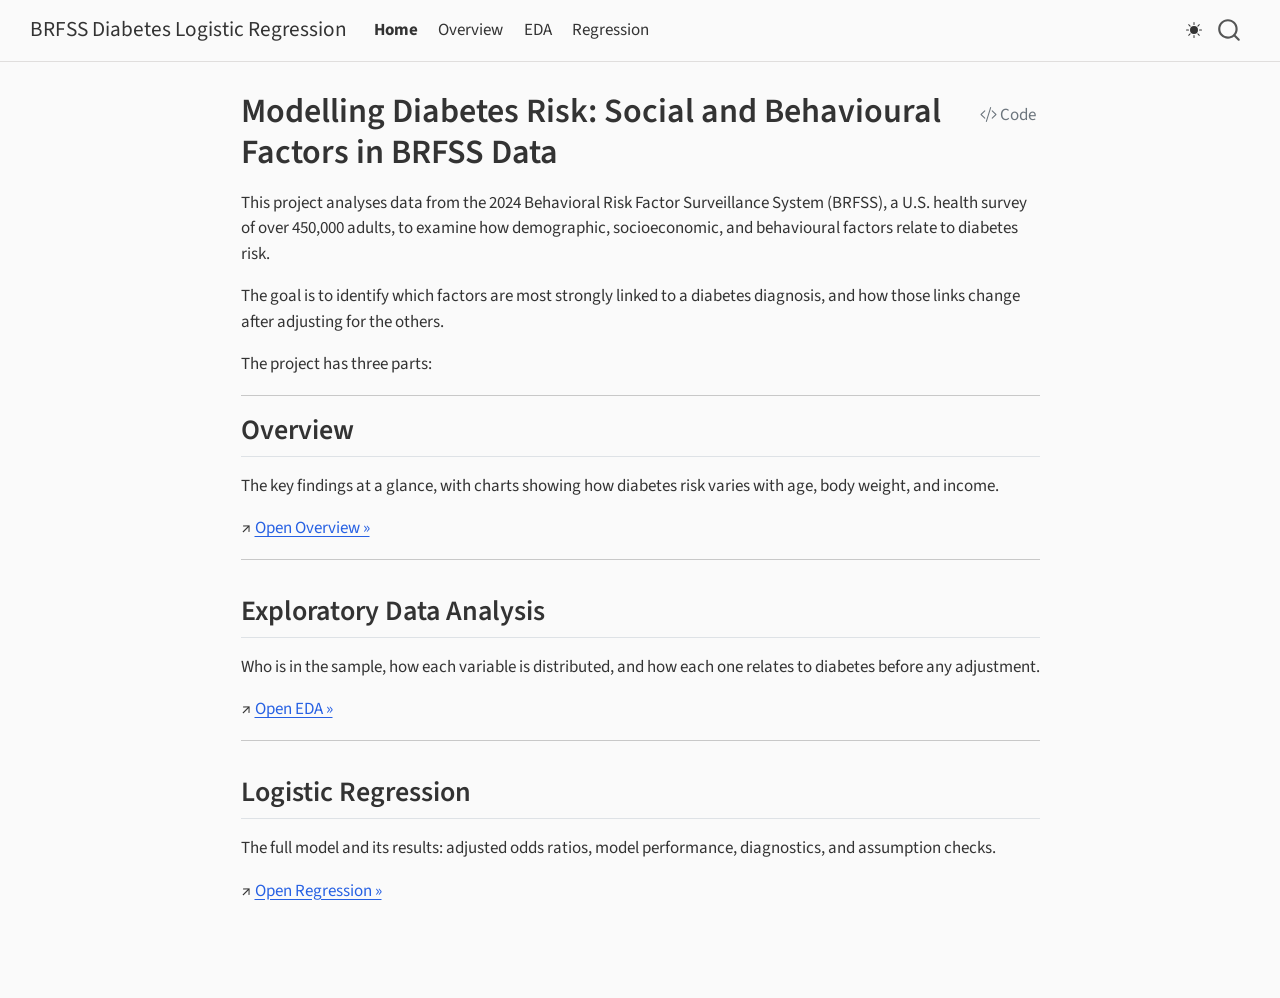
<file: index.html>
<!DOCTYPE html>
<html xmlns="http://www.w3.org/1999/xhtml" lang="en" xml:lang="en"><head>

<meta charset="utf-8">
<meta name="generator" content="quarto-1.9.36">

<meta name="viewport" content="width=device-width, initial-scale=1.0, user-scalable=yes">


<title>Modelling Diabetes Risk: Social and Behavioural Factors in BRFSS Data – BRFSS Diabetes Logistic Regression</title>
<style>
/* Default styles provided by pandoc.
** See https://pandoc.org/MANUAL.html#variables-for-html for config info.
*/
code{white-space: pre-wrap;}
span.smallcaps{font-variant: small-caps;}
div.columns{display: flex; gap: min(4vw, 1.5em);}
div.column{flex: auto; overflow-x: auto;}
div.hanging-indent{margin-left: 1.5em; text-indent: -1.5em;}
ul.task-list{list-style: none;}
ul.task-list li input[type="checkbox"] {
  width: 0.8em;
  margin: 0 0.8em 0.2em -1em; /* quarto-specific, see https://github.com/quarto-dev/quarto-cli/issues/4556 */ 
  vertical-align: middle;
}
/* CSS for syntax highlighting */
html { -webkit-text-size-adjust: 100%; }
pre > code.sourceCode { white-space: pre; position: relative; }
pre > code.sourceCode > span { display: inline-block; line-height: 1.25; }
pre > code.sourceCode > span:empty { height: 1.2em; }
.sourceCode { overflow: visible; }
code.sourceCode > span { color: inherit; text-decoration: inherit; }
div.sourceCode { margin: 1em 0; }
pre.sourceCode { margin: 0; }
@media screen {
div.sourceCode { overflow: auto; }
}
@media print {
pre > code.sourceCode { white-space: pre-wrap; }
pre > code.sourceCode > span { text-indent: -5em; padding-left: 5em; }
}
pre.numberSource code
  { counter-reset: source-line 0; }
pre.numberSource code > span
  { position: relative; left: -4em; counter-increment: source-line; }
pre.numberSource code > span > a:first-child::before
  { content: counter(source-line);
    position: relative; left: -1em; text-align: right; vertical-align: baseline;
    border: none; display: inline-block;
    -webkit-touch-callout: none; -webkit-user-select: none;
    -khtml-user-select: none; -moz-user-select: none;
    -ms-user-select: none; user-select: none;
    padding: 0 4px; width: 4em;
  }
pre.numberSource { margin-left: 3em;  padding-left: 4px; }
div.sourceCode
  {   }
@media screen {
pre > code.sourceCode > span > a:first-child::before { text-decoration: underline; }
}
</style>


<script src="site_libs/quarto-nav/quarto-nav.js"></script>
<script src="site_libs/quarto-nav/headroom.min.js"></script>
<script src="site_libs/clipboard/clipboard.min.js"></script>
<script src="site_libs/quarto-search/autocomplete.umd.js"></script>
<script src="site_libs/quarto-search/fuse.min.js"></script>
<script src="site_libs/quarto-search/quarto-search.js"></script>
<meta name="quarto:offset" content="./">
<script src="site_libs/quarto-html/quarto.js" type="module"></script>
<script src="site_libs/quarto-html/tabsets/tabsets.js" type="module"></script>
<script src="site_libs/quarto-html/popper.min.js"></script>
<script src="site_libs/quarto-html/tippy.umd.min.js"></script>
<script src="site_libs/quarto-html/anchor.min.js"></script>
<link href="site_libs/quarto-html/tippy.css" rel="stylesheet">
<link href="site_libs/quarto-html/quarto-syntax-highlighting-845c23b38eaddc0f92fda52bfe77a8c8.css" rel="stylesheet" class="quarto-color-scheme" id="quarto-text-highlighting-styles">
<link href="site_libs/quarto-html/quarto-syntax-highlighting-dark-f418161beb48e0141c760e455f12af2c.css" rel="stylesheet" class="quarto-color-scheme quarto-color-alternate" id="quarto-text-highlighting-styles">
<link href="site_libs/quarto-html/quarto-syntax-highlighting-845c23b38eaddc0f92fda52bfe77a8c8.css" rel="stylesheet" class="quarto-color-scheme-extra" id="quarto-text-highlighting-styles">
<script src="site_libs/bootstrap/bootstrap.min.js"></script>
<link href="site_libs/bootstrap/bootstrap-icons.css" rel="stylesheet">
<link href="site_libs/bootstrap/bootstrap-7a39705657ab7e1fe95994d224fc8643.min.css" rel="stylesheet" append-hash="true" class="quarto-color-scheme" id="quarto-bootstrap" data-mode="light">
<link href="site_libs/bootstrap/bootstrap-dark-5f6ddbb799a9de9152cc59a4c217d6ff.min.css" rel="stylesheet" append-hash="true" class="quarto-color-scheme quarto-color-alternate" id="quarto-bootstrap" data-mode="dark">
<link href="site_libs/bootstrap/bootstrap-7a39705657ab7e1fe95994d224fc8643.min.css" rel="stylesheet" append-hash="true" class="quarto-color-scheme-extra" id="quarto-bootstrap" data-mode="light">
<script id="quarto-search-options" type="application/json">{
  "location": "navbar",
  "copy-button": false,
  "collapse-after": 3,
  "panel-placement": "end",
  "type": "overlay",
  "limit": 50,
  "keyboard-shortcut": [
    "f",
    "/",
    "s"
  ],
  "show-item-context": false,
  "language": {
    "search-no-results-text": "No results",
    "search-matching-documents-text": "matching documents",
    "search-copy-link-title": "Copy link to search",
    "search-hide-matches-text": "Hide additional matches",
    "search-more-match-text": "more match in this document",
    "search-more-matches-text": "more matches in this document",
    "search-clear-button-title": "Clear",
    "search-text-placeholder": "",
    "search-detached-cancel-button-title": "Cancel",
    "search-submit-button-title": "Submit",
    "search-label": "Search"
  }
}</script>


</head>

<body class="nav-fixed fullcontent quarto-light"><script id="quarto-html-before-body" type="application/javascript">
    const toggleBodyColorMode = (bsSheetEl) => {
      const mode = bsSheetEl.getAttribute("data-mode");
      const bodyEl = window.document.querySelector("body");
      if (mode === "dark") {
        bodyEl.classList.add("quarto-dark");
        bodyEl.classList.remove("quarto-light");
      } else {
        bodyEl.classList.add("quarto-light");
        bodyEl.classList.remove("quarto-dark");
      }
    }
    const toggleBodyColorPrimary = () => {
      const bsSheetEl = window.document.querySelector("link#quarto-bootstrap:not([rel=disabled-stylesheet])");
      if (bsSheetEl) {
        toggleBodyColorMode(bsSheetEl);
      }
    }
    const setColorSchemeToggle = (alternate) => {
      const toggles = window.document.querySelectorAll('.quarto-color-scheme-toggle');
      for (let i=0; i < toggles.length; i++) {
        const toggle = toggles[i];
        if (toggle) {
          if (alternate) {
            toggle.classList.add("alternate");
          } else {
            toggle.classList.remove("alternate");
          }
        }
      }
    };
    const toggleColorMode = (alternate) => {
      // Switch the stylesheets
      const primaryStylesheets = window.document.querySelectorAll('link.quarto-color-scheme:not(.quarto-color-alternate)');
      const alternateStylesheets = window.document.querySelectorAll('link.quarto-color-scheme.quarto-color-alternate');
      manageTransitions('#quarto-margin-sidebar .nav-link', false);
      if (alternate) {
        // note: dark is layered on light, we don't disable primary!
        enableStylesheet(alternateStylesheets);
        for (const sheetNode of alternateStylesheets) {
          if (sheetNode.id === "quarto-bootstrap") {
            toggleBodyColorMode(sheetNode);
          }
        }
      } else {
        disableStylesheet(alternateStylesheets);
        enableStylesheet(primaryStylesheets)
        toggleBodyColorPrimary();
      }
      manageTransitions('#quarto-margin-sidebar .nav-link', true);
      // Switch the toggles
      setColorSchemeToggle(alternate)
      // Hack to workaround the fact that safari doesn't
      // properly recolor the scrollbar when toggling (#1455)
      if (navigator.userAgent.indexOf('Safari') > 0 && navigator.userAgent.indexOf('Chrome') == -1) {
        manageTransitions("body", false);
        window.scrollTo(0, 1);
        setTimeout(() => {
          window.scrollTo(0, 0);
          manageTransitions("body", true);
        }, 40);
      }
    }
    const disableStylesheet = (stylesheets) => {
      for (let i=0; i < stylesheets.length; i++) {
        const stylesheet = stylesheets[i];
        stylesheet.rel = 'disabled-stylesheet';
      }
    }
    const enableStylesheet = (stylesheets) => {
      for (let i=0; i < stylesheets.length; i++) {
        const stylesheet = stylesheets[i];
        if(stylesheet.rel !== 'stylesheet') { // for Chrome, which will still FOUC without this check
          stylesheet.rel = 'stylesheet';
        }
      }
    }
    const manageTransitions = (selector, allowTransitions) => {
      const els = window.document.querySelectorAll(selector);
      for (let i=0; i < els.length; i++) {
        const el = els[i];
        if (allowTransitions) {
          el.classList.remove('notransition');
        } else {
          el.classList.add('notransition');
        }
      }
    }
    const isFileUrl = () => {
      return window.location.protocol === 'file:';
    }
    const hasAlternateSentinel = () => {
      let styleSentinel = getColorSchemeSentinel();
      if (styleSentinel !== null) {
        return styleSentinel === "alternate";
      } else {
        return false;
      }
    }
    const setStyleSentinel = (alternate) => {
      const value = alternate ? "alternate" : "default";
      if (!isFileUrl()) {
        window.localStorage.setItem("quarto-color-scheme", value);
      } else {
        localAlternateSentinel = value;
      }
    }
    const getColorSchemeSentinel = () => {
      if (!isFileUrl()) {
        const storageValue = window.localStorage.getItem("quarto-color-scheme");
        return storageValue != null ? storageValue : localAlternateSentinel;
      } else {
        return localAlternateSentinel;
      }
    }
    const toggleGiscusIfUsed = (isAlternate, darkModeDefault) => {
      const baseTheme = document.querySelector('#giscus-base-theme')?.value ?? 'light';
      const alternateTheme = document.querySelector('#giscus-alt-theme')?.value ?? 'dark';
      let newTheme = '';
      if(authorPrefersDark) {
        newTheme = isAlternate ? baseTheme : alternateTheme;
      } else {
        newTheme = isAlternate ? alternateTheme : baseTheme;
      }
      const changeGiscusTheme = () => {
        // From: https://github.com/giscus/giscus/issues/336
        const sendMessage = (message) => {
          const iframe = document.querySelector('iframe.giscus-frame');
          if (!iframe) return;
          iframe.contentWindow.postMessage({ giscus: message }, 'https://giscus.app');
        }
        sendMessage({
          setConfig: {
            theme: newTheme
          }
        });
      }
      const isGiscussLoaded = window.document.querySelector('iframe.giscus-frame') !== null;
      if (isGiscussLoaded) {
        changeGiscusTheme();
      }
    };
    const authorPrefersDark = false;
    const darkModeDefault = authorPrefersDark;
      document.querySelector('link#quarto-text-highlighting-styles.quarto-color-scheme-extra').rel = 'disabled-stylesheet';
      document.querySelector('link#quarto-bootstrap.quarto-color-scheme-extra').rel = 'disabled-stylesheet';
    let localAlternateSentinel = darkModeDefault ? 'alternate' : 'default';
    // Dark / light mode switch
    window.quartoToggleColorScheme = () => {
      // Read the current dark / light value
      let toAlternate = !hasAlternateSentinel();
      toggleColorMode(toAlternate);
      setStyleSentinel(toAlternate);
      toggleGiscusIfUsed(toAlternate, darkModeDefault);
      window.dispatchEvent(new Event('resize'));
    };
    // Switch to dark mode if need be
    if (hasAlternateSentinel()) {
      toggleColorMode(true);
    } else {
      toggleColorMode(false);
    }
  </script>

<div id="quarto-search-results"></div>
  <header id="quarto-header" class="headroom fixed-top">
    <nav class="navbar navbar-expand-lg " data-bs-theme="dark">
      <div class="navbar-container container-fluid">
      <div class="navbar-brand-container mx-auto">
    <a class="navbar-brand" href="./index.html">
    <span class="navbar-title">BRFSS Diabetes Logistic Regression</span>
    </a>
  </div>
            <div id="quarto-search" class="" title="Search"></div>
          <button class="navbar-toggler" type="button" data-bs-toggle="collapse" data-bs-target="#navbarCollapse" aria-controls="navbarCollapse" role="menu" aria-expanded="false" aria-label="Toggle navigation" onclick="if (window.quartoToggleHeadroom) { window.quartoToggleHeadroom(); }">
  <span class="navbar-toggler-icon"></span>
</button>
          <div class="collapse navbar-collapse" id="navbarCollapse">
            <ul class="navbar-nav navbar-nav-scroll me-auto">
  <li class="nav-item">
    <a class="nav-link active" href="./index.html" aria-current="page"> 
<span class="menu-text">Home</span></a>
  </li>  
  <li class="nav-item">
    <a class="nav-link" href="./analysis/overview.html"> 
<span class="menu-text">Overview</span></a>
  </li>  
  <li class="nav-item">
    <a class="nav-link" href="./analysis/eda.html"> 
<span class="menu-text">EDA</span></a>
  </li>  
  <li class="nav-item">
    <a class="nav-link" href="./analysis/logistic-regression.html"> 
<span class="menu-text">Regression</span></a>
  </li>  
</ul>
          </div> <!-- /navcollapse -->
            <div class="quarto-navbar-tools">
  <a href="" class="quarto-color-scheme-toggle quarto-navigation-tool  px-1" onclick="window.quartoToggleColorScheme(); return false;" title="Toggle dark mode"><i class="bi"></i></a>
</div>
      </div> <!-- /container-fluid -->
    </nav>
</header>
<!-- content -->
<div id="quarto-content" class="quarto-container page-columns page-rows-contents page-layout-article page-navbar">
<!-- sidebar -->
<!-- margin-sidebar -->
    
<!-- main -->
<main class="content" id="quarto-document-content">


<header id="title-block-header" class="quarto-title-block default">
<div class="quarto-title">
<div class="quarto-title-block"><div><h1 class="title">Modelling Diabetes Risk: Social and Behavioural Factors in BRFSS Data</h1><button type="button" class="btn code-tools-button" id="quarto-code-tools-source"><i class="bi"></i> Code</button></div></div>
</div>



<div class="quarto-title-meta">

    
  
    
  </div>
  


</header>


<p>This project analyses data from the 2024 Behavioral Risk Factor Surveillance System (BRFSS), a U.S. health survey of over 450,000 adults, to examine how demographic, socioeconomic, and behavioural factors relate to diabetes risk.</p>
<p>The goal is to identify which factors are most strongly linked to a diabetes diagnosis, and how those links change after adjusting for the others.</p>
<p>The project has three parts:</p>
<hr>
<section id="overview" class="level2">
<h2 class="anchored" data-anchor-id="overview">Overview</h2>
<p>The key findings at a glance, with charts showing how diabetes risk varies with age, body weight, and income.</p>
<p>↗ <a href="./analysis/overview.html">Open Overview »</a></p>
<hr>
</section>
<section id="exploratory-data-analysis" class="level2">
<h2 class="anchored" data-anchor-id="exploratory-data-analysis">Exploratory Data Analysis</h2>
<p>Who is in the sample, how each variable is distributed, and how each one relates to diabetes before any adjustment.</p>
<p>↗ <a href="./analysis/eda.html">Open EDA »</a></p>
<hr>
</section>
<section id="logistic-regression" class="level2">
<h2 class="anchored" data-anchor-id="logistic-regression">Logistic Regression</h2>
<p>The full model and its results: adjusted odds ratios, model performance, diagnostics, and assumption checks.</p>
<p>↗ <a href="./analysis/logistic-regression.html">Open Regression »</a></p>


<!-- -->

</section>

</main> <!-- /main -->
<script id="quarto-html-after-body" type="application/javascript">
  window.document.addEventListener("DOMContentLoaded", function (event) {
    // Ensure there is a toggle, if there isn't float one in the top right
    if (window.document.querySelector('.quarto-color-scheme-toggle') === null) {
      const a = window.document.createElement('a');
      a.classList.add('top-right');
      a.classList.add('quarto-color-scheme-toggle');
      a.href = "";
      a.onclick = function() { try { window.quartoToggleColorScheme(); } catch {} return false; };
      const i = window.document.createElement("i");
      i.classList.add('bi');
      a.appendChild(i);
      window.document.body.appendChild(a);
    }
    setColorSchemeToggle(hasAlternateSentinel())
    const icon = "";
    const anchorJS = new window.AnchorJS();
    anchorJS.options = {
      placement: 'right',
      icon: icon
    };
    anchorJS.add('.anchored');
    const isCodeAnnotation = (el) => {
      for (const clz of el.classList) {
        if (clz.startsWith('code-annotation-')) {                     
          return true;
        }
      }
      return false;
    }
    const onCopySuccess = function(e) {
      // button target
      const button = e.trigger;
      // don't keep focus
      button.blur();
      // flash "checked"
      button.classList.add('code-copy-button-checked');
      var currentTitle = button.getAttribute("title");
      button.setAttribute("title", "Copied!");
      let tooltip;
      if (window.bootstrap) {
        button.setAttribute("data-bs-toggle", "tooltip");
        button.setAttribute("data-bs-placement", "left");
        button.setAttribute("data-bs-title", "Copied!");
        tooltip = new bootstrap.Tooltip(button, 
          { trigger: "manual", 
            customClass: "code-copy-button-tooltip",
            offset: [0, -8]});
        tooltip.show();    
      }
      setTimeout(function() {
        if (tooltip) {
          tooltip.hide();
          button.removeAttribute("data-bs-title");
          button.removeAttribute("data-bs-toggle");
          button.removeAttribute("data-bs-placement");
        }
        button.setAttribute("title", currentTitle);
        button.classList.remove('code-copy-button-checked');
      }, 1000);
      // clear code selection
      e.clearSelection();
    }
    const getTextToCopy = function(trigger) {
      const outerScaffold = trigger.parentElement.cloneNode(true);
      const codeEl = outerScaffold.querySelector('code');
      for (const childEl of codeEl.children) {
        if (isCodeAnnotation(childEl)) {
          childEl.remove();
        }
      }
      return codeEl.innerText;
    }
    const clipboard = new window.ClipboardJS('.code-copy-button:not([data-in-quarto-modal])', {
      text: getTextToCopy
    });
    clipboard.on('success', onCopySuccess);
    if (window.document.getElementById('quarto-embedded-source-code-modal')) {
      const clipboardModal = new window.ClipboardJS('.code-copy-button[data-in-quarto-modal]', {
        text: getTextToCopy,
        container: window.document.getElementById('quarto-embedded-source-code-modal')
      });
      clipboardModal.on('success', onCopySuccess);
    }
    const viewSource = window.document.getElementById('quarto-view-source') ||
                       window.document.getElementById('quarto-code-tools-source');
    if (viewSource) {
      const sourceUrl = viewSource.getAttribute("data-quarto-source-url");
      viewSource.addEventListener("click", function(e) {
        if (sourceUrl) {
          // rstudio viewer pane
          if (/\bcapabilities=\b/.test(window.location)) {
            window.open(sourceUrl);
          } else {
            window.location.href = sourceUrl;
          }
        } else {
          const modal = new bootstrap.Modal(document.getElementById('quarto-embedded-source-code-modal'));
          modal.show();
        }
        return false;
      });
    }
    function toggleCodeHandler(show) {
      return function(e) {
        const detailsSrc = window.document.querySelectorAll(".cell > details > .sourceCode");
        for (let i=0; i<detailsSrc.length; i++) {
          const details = detailsSrc[i].parentElement;
          if (show) {
            details.open = true;
          } else {
            details.removeAttribute("open");
          }
        }
        const cellCodeDivs = window.document.querySelectorAll(".cell > .sourceCode");
        const fromCls = show ? "hidden" : "unhidden";
        const toCls = show ? "unhidden" : "hidden";
        for (let i=0; i<cellCodeDivs.length; i++) {
          const codeDiv = cellCodeDivs[i];
          if (codeDiv.classList.contains(fromCls)) {
            codeDiv.classList.remove(fromCls);
            codeDiv.classList.add(toCls);
          } 
        }
        return false;
      }
    }
    const hideAllCode = window.document.getElementById("quarto-hide-all-code");
    if (hideAllCode) {
      hideAllCode.addEventListener("click", toggleCodeHandler(false));
    }
    const showAllCode = window.document.getElementById("quarto-show-all-code");
    if (showAllCode) {
      showAllCode.addEventListener("click", toggleCodeHandler(true));
    }
      var localhostRegex = new RegExp(/^(?:http|https):\/\/localhost\:?[0-9]*\//);
      var mailtoRegex = new RegExp(/^mailto:/);
        var filterRegex = new RegExp('/' + window.location.host + '/');
      var isInternal = (href) => {
          return filterRegex.test(href) || localhostRegex.test(href) || mailtoRegex.test(href);
      }
      // Inspect non-navigation links and adorn them if external
     var links = window.document.querySelectorAll('a[href]:not(.nav-link):not(.navbar-brand):not(.toc-action):not(.sidebar-link):not(.sidebar-item-toggle):not(.pagination-link):not(.no-external):not([aria-hidden]):not(.dropdown-item):not(.quarto-navigation-tool):not(.about-link)');
      for (var i=0; i<links.length; i++) {
        const link = links[i];
        if (!isInternal(link.href)) {
          // undo the damage that might have been done by quarto-nav.js in the case of
          // links that we want to consider external
          if (link.dataset.originalHref !== undefined) {
            link.href = link.dataset.originalHref;
          }
        }
      }
    function tippyHover(el, contentFn, onTriggerFn, onUntriggerFn) {
      const config = {
        allowHTML: true,
        maxWidth: 500,
        delay: 100,
        arrow: false,
        appendTo: function(el) {
            return el.parentElement;
        },
        interactive: true,
        interactiveBorder: 10,
        theme: 'quarto',
        placement: 'bottom-start',
      };
      if (contentFn) {
        config.content = contentFn;
      }
      if (onTriggerFn) {
        config.onTrigger = onTriggerFn;
      }
      if (onUntriggerFn) {
        config.onUntrigger = onUntriggerFn;
      }
      window.tippy(el, config); 
    }
    const noterefs = window.document.querySelectorAll('a[role="doc-noteref"]');
    for (var i=0; i<noterefs.length; i++) {
      const ref = noterefs[i];
      tippyHover(ref, function() {
        // use id or data attribute instead here
        let href = ref.getAttribute('data-footnote-href') || ref.getAttribute('href');
        try { href = new URL(href).hash; } catch {}
        const id = href.replace(/^#\/?/, "");
        const note = window.document.getElementById(id);
        if (note) {
          return note.innerHTML;
        } else {
          return "";
        }
      });
    }
    const xrefs = window.document.querySelectorAll('a.quarto-xref');
    const processXRef = (id, note) => {
      // Strip column container classes
      const stripColumnClz = (el) => {
        el.classList.remove("page-full", "page-columns");
        if (el.children) {
          for (const child of el.children) {
            stripColumnClz(child);
          }
        }
      }
      stripColumnClz(note)
      if (id === null || id.startsWith('sec-')) {
        // Special case sections, only their first couple elements
        const container = document.createElement("div");
        if (note.children && note.children.length > 2) {
          container.appendChild(note.children[0].cloneNode(true));
          for (let i = 1; i < note.children.length; i++) {
            const child = note.children[i];
            if (child.tagName === "P" && child.innerText === "") {
              continue;
            } else {
              container.appendChild(child.cloneNode(true));
              break;
            }
          }
          if (window.Quarto?.typesetMath) {
            window.Quarto.typesetMath(container);
          }
          return container.innerHTML
        } else {
          if (window.Quarto?.typesetMath) {
            window.Quarto.typesetMath(note);
          }
          return note.innerHTML;
        }
      } else {
        // Remove any anchor links if they are present
        const anchorLink = note.querySelector('a.anchorjs-link');
        if (anchorLink) {
          anchorLink.remove();
        }
        if (window.Quarto?.typesetMath) {
          window.Quarto.typesetMath(note);
        }
        if (note.classList.contains("callout")) {
          return note.outerHTML;
        } else {
          return note.innerHTML;
        }
      }
    }
    for (var i=0; i<xrefs.length; i++) {
      const xref = xrefs[i];
      tippyHover(xref, undefined, function(instance) {
        instance.disable();
        let url = xref.getAttribute('href');
        let hash = undefined; 
        if (url.startsWith('#')) {
          hash = url;
        } else {
          try { hash = new URL(url).hash; } catch {}
        }
        if (hash) {
          const id = hash.replace(/^#\/?/, "");
          const note = window.document.getElementById(id);
          if (note !== null) {
            try {
              const html = processXRef(id, note.cloneNode(true));
              instance.setContent(html);
            } finally {
              instance.enable();
              instance.show();
            }
          } else {
            // See if we can fetch this
            fetch(url.split('#')[0])
            .then(res => res.text())
            .then(html => {
              const parser = new DOMParser();
              const htmlDoc = parser.parseFromString(html, "text/html");
              const note = htmlDoc.getElementById(id);
              if (note !== null) {
                const html = processXRef(id, note);
                instance.setContent(html);
              } 
            }).finally(() => {
              instance.enable();
              instance.show();
            });
          }
        } else {
          // See if we can fetch a full url (with no hash to target)
          // This is a special case and we should probably do some content thinning / targeting
          fetch(url)
          .then(res => res.text())
          .then(html => {
            const parser = new DOMParser();
            const htmlDoc = parser.parseFromString(html, "text/html");
            const note = htmlDoc.querySelector('main.content');
            if (note !== null) {
              // This should only happen for chapter cross references
              // (since there is no id in the URL)
              // remove the first header
              if (note.children.length > 0 && note.children[0].tagName === "HEADER") {
                note.children[0].remove();
              }
              const html = processXRef(null, note);
              instance.setContent(html);
            } 
          }).finally(() => {
            instance.enable();
            instance.show();
          });
        }
      }, function(instance) {
      });
    }
        let selectedAnnoteEl;
        const selectorForAnnotation = ( cell, annotation) => {
          let cellAttr = 'data-code-cell="' + cell + '"';
          let lineAttr = 'data-code-annotation="' +  annotation + '"';
          const selector = 'span[' + cellAttr + '][' + lineAttr + ']';
          return selector;
        }
        const selectCodeLines = (annoteEl) => {
          const doc = window.document;
          const targetCell = annoteEl.getAttribute("data-target-cell");
          const targetAnnotation = annoteEl.getAttribute("data-target-annotation");
          const annoteSpan = window.document.querySelector(selectorForAnnotation(targetCell, targetAnnotation));
          const lines = annoteSpan.getAttribute("data-code-lines").split(",");
          const lineIds = lines.map((line) => {
            return targetCell + "-" + line;
          })
          let top = null;
          let height = null;
          let parent = null;
          if (lineIds.length > 0) {
              //compute the position of the single el (top and bottom and make a div)
              const el = window.document.getElementById(lineIds[0]);
              top = el.offsetTop;
              height = el.offsetHeight;
              parent = el.parentElement.parentElement;
            if (lineIds.length > 1) {
              const lastEl = window.document.getElementById(lineIds[lineIds.length - 1]);
              const bottom = lastEl.offsetTop + lastEl.offsetHeight;
              height = bottom - top;
            }
            if (top !== null && height !== null && parent !== null) {
              // cook up a div (if necessary) and position it 
              let div = window.document.getElementById("code-annotation-line-highlight");
              if (div === null) {
                div = window.document.createElement("div");
                div.setAttribute("id", "code-annotation-line-highlight");
                div.style.position = 'absolute';
                parent.appendChild(div);
              }
              div.style.top = top - 2 + "px";
              div.style.height = height + 4 + "px";
              div.style.left = 0;
              let gutterDiv = window.document.getElementById("code-annotation-line-highlight-gutter");
              if (gutterDiv === null) {
                gutterDiv = window.document.createElement("div");
                gutterDiv.setAttribute("id", "code-annotation-line-highlight-gutter");
                gutterDiv.style.position = 'absolute';
                const codeCell = window.document.getElementById(targetCell);
                const gutter = codeCell.querySelector('.code-annotation-gutter');
                gutter.appendChild(gutterDiv);
              }
              gutterDiv.style.top = top - 2 + "px";
              gutterDiv.style.height = height + 4 + "px";
            }
            selectedAnnoteEl = annoteEl;
          }
        };
        const unselectCodeLines = () => {
          const elementsIds = ["code-annotation-line-highlight", "code-annotation-line-highlight-gutter"];
          elementsIds.forEach((elId) => {
            const div = window.document.getElementById(elId);
            if (div) {
              div.remove();
            }
          });
          selectedAnnoteEl = undefined;
        };
          // Handle positioning of the toggle
      window.addEventListener(
        "resize",
        throttle(() => {
          elRect = undefined;
          if (selectedAnnoteEl) {
            selectCodeLines(selectedAnnoteEl);
          }
        }, 10)
      );
      function throttle(fn, ms) {
      let throttle = false;
      let timer;
        return (...args) => {
          if(!throttle) { // first call gets through
              fn.apply(this, args);
              throttle = true;
          } else { // all the others get throttled
              if(timer) clearTimeout(timer); // cancel #2
              timer = setTimeout(() => {
                fn.apply(this, args);
                timer = throttle = false;
              }, ms);
          }
        };
      }
        // Attach click handler to the DT
        const annoteDls = window.document.querySelectorAll('dt[data-target-cell]');
        for (const annoteDlNode of annoteDls) {
          annoteDlNode.addEventListener('click', (event) => {
            const clickedEl = event.target;
            if (clickedEl !== selectedAnnoteEl) {
              unselectCodeLines();
              const activeEl = window.document.querySelector('dt[data-target-cell].code-annotation-active');
              if (activeEl) {
                activeEl.classList.remove('code-annotation-active');
              }
              selectCodeLines(clickedEl);
              clickedEl.classList.add('code-annotation-active');
            } else {
              // Unselect the line
              unselectCodeLines();
              clickedEl.classList.remove('code-annotation-active');
            }
          });
        }
    const findCites = (el) => {
      const parentEl = el.parentElement;
      if (parentEl) {
        const cites = parentEl.dataset.cites;
        if (cites) {
          return {
            el,
            cites: cites.split(' ')
          };
        } else {
          return findCites(el.parentElement)
        }
      } else {
        return undefined;
      }
    };
    var bibliorefs = window.document.querySelectorAll('a[role="doc-biblioref"]');
    for (var i=0; i<bibliorefs.length; i++) {
      const ref = bibliorefs[i];
      const citeInfo = findCites(ref);
      if (citeInfo) {
        tippyHover(citeInfo.el, function() {
          var popup = window.document.createElement('div');
          citeInfo.cites.forEach(function(cite) {
            var citeDiv = window.document.createElement('div');
            citeDiv.classList.add('hanging-indent');
            citeDiv.classList.add('csl-entry');
            var biblioDiv = window.document.getElementById('ref-' + cite);
            if (biblioDiv) {
              citeDiv.innerHTML = biblioDiv.innerHTML;
            }
            popup.appendChild(citeDiv);
          });
          return popup.innerHTML;
        });
      }
    }
  });
  </script><div class="modal fade" id="quarto-embedded-source-code-modal" tabindex="-1" aria-labelledby="quarto-embedded-source-code-modal-label" aria-hidden="true"><div class="modal-dialog modal-dialog-scrollable"><div class="modal-content"><div class="modal-header"><h5 class="modal-title" id="quarto-embedded-source-code-modal-label">Source Code</h5><button class="btn-close" data-bs-dismiss="modal"></button></div><div class="modal-body"><div class="">
<div class="code-copy-outer-scaffold"><div class="sourceCode" id="cb1" data-shortcodes="false"><pre class="sourceCode markdown code-with-copy"><code class="sourceCode markdown"><span id="cb1-1"><a href="#cb1-1" aria-hidden="true" tabindex="-1"></a><span class="co">---</span></span>
<span id="cb1-2"><a href="#cb1-2" aria-hidden="true" tabindex="-1"></a><span class="an">title:</span><span class="co"> "{{&lt; var study_title &gt;}}"</span></span>
<span id="cb1-3"><a href="#cb1-3" aria-hidden="true" tabindex="-1"></a><span class="an">format:</span></span>
<span id="cb1-4"><a href="#cb1-4" aria-hidden="true" tabindex="-1"></a><span class="co">  html:</span></span>
<span id="cb1-5"><a href="#cb1-5" aria-hidden="true" tabindex="-1"></a><span class="co">    toc: false</span></span>
<span id="cb1-6"><a href="#cb1-6" aria-hidden="true" tabindex="-1"></a><span class="co">    number-sections: false</span></span>
<span id="cb1-7"><a href="#cb1-7" aria-hidden="true" tabindex="-1"></a><span class="co">---</span></span>
<span id="cb1-8"><a href="#cb1-8" aria-hidden="true" tabindex="-1"></a></span>
<span id="cb1-9"><a href="#cb1-9" aria-hidden="true" tabindex="-1"></a>This project analyses data from the 2024 Behavioral Risk Factor Surveillance System (BRFSS), a U.S. health survey of over 450,000 adults, to examine how demographic, socioeconomic, and behavioural factors relate to diabetes risk.</span>
<span id="cb1-10"><a href="#cb1-10" aria-hidden="true" tabindex="-1"></a></span>
<span id="cb1-11"><a href="#cb1-11" aria-hidden="true" tabindex="-1"></a>The goal is to identify which factors are most strongly linked to a diabetes diagnosis, and how those links change after adjusting for the others.</span>
<span id="cb1-12"><a href="#cb1-12" aria-hidden="true" tabindex="-1"></a></span>
<span id="cb1-13"><a href="#cb1-13" aria-hidden="true" tabindex="-1"></a>The project has three parts:</span>
<span id="cb1-14"><a href="#cb1-14" aria-hidden="true" tabindex="-1"></a></span>
<span id="cb1-15"><a href="#cb1-15" aria-hidden="true" tabindex="-1"></a>---</span>
<span id="cb1-16"><a href="#cb1-16" aria-hidden="true" tabindex="-1"></a></span>
<span id="cb1-17"><a href="#cb1-17" aria-hidden="true" tabindex="-1"></a><span class="fu">## Overview</span></span>
<span id="cb1-18"><a href="#cb1-18" aria-hidden="true" tabindex="-1"></a></span>
<span id="cb1-19"><a href="#cb1-19" aria-hidden="true" tabindex="-1"></a>The key findings at a glance, with charts showing how diabetes risk varies with age, body weight, and income.</span>
<span id="cb1-20"><a href="#cb1-20" aria-hidden="true" tabindex="-1"></a></span>
<span id="cb1-21"><a href="#cb1-21" aria-hidden="true" tabindex="-1"></a>↗ <span class="co">[</span><span class="ot">Open Overview »</span><span class="co">](analysis/overview.qmd)</span></span>
<span id="cb1-22"><a href="#cb1-22" aria-hidden="true" tabindex="-1"></a></span>
<span id="cb1-23"><a href="#cb1-23" aria-hidden="true" tabindex="-1"></a>---</span>
<span id="cb1-24"><a href="#cb1-24" aria-hidden="true" tabindex="-1"></a></span>
<span id="cb1-25"><a href="#cb1-25" aria-hidden="true" tabindex="-1"></a><span class="fu">## Exploratory Data Analysis</span></span>
<span id="cb1-26"><a href="#cb1-26" aria-hidden="true" tabindex="-1"></a></span>
<span id="cb1-27"><a href="#cb1-27" aria-hidden="true" tabindex="-1"></a>Who is in the sample, how each variable is distributed, and how each one relates to diabetes before any adjustment.</span>
<span id="cb1-28"><a href="#cb1-28" aria-hidden="true" tabindex="-1"></a></span>
<span id="cb1-29"><a href="#cb1-29" aria-hidden="true" tabindex="-1"></a>↗ <span class="co">[</span><span class="ot">Open EDA »</span><span class="co">](analysis/eda.qmd)</span></span>
<span id="cb1-30"><a href="#cb1-30" aria-hidden="true" tabindex="-1"></a></span>
<span id="cb1-31"><a href="#cb1-31" aria-hidden="true" tabindex="-1"></a>---</span>
<span id="cb1-32"><a href="#cb1-32" aria-hidden="true" tabindex="-1"></a></span>
<span id="cb1-33"><a href="#cb1-33" aria-hidden="true" tabindex="-1"></a><span class="fu">## Logistic Regression</span></span>
<span id="cb1-34"><a href="#cb1-34" aria-hidden="true" tabindex="-1"></a></span>
<span id="cb1-35"><a href="#cb1-35" aria-hidden="true" tabindex="-1"></a>The full model and its results: adjusted odds ratios, model performance, diagnostics, and assumption checks.</span>
<span id="cb1-36"><a href="#cb1-36" aria-hidden="true" tabindex="-1"></a></span>
<span id="cb1-37"><a href="#cb1-37" aria-hidden="true" tabindex="-1"></a>↗ <span class="co">[</span><span class="ot">Open Regression »</span><span class="co">](analysis/logistic-regression.qmd)</span></span></code></pre></div><button title="Copy to Clipboard" class="code-copy-button" data-in-quarto-modal=""><i class="bi"></i></button></div>
</div></div></div></div></div>
</div> <!-- /content -->




</body></html>
</file>
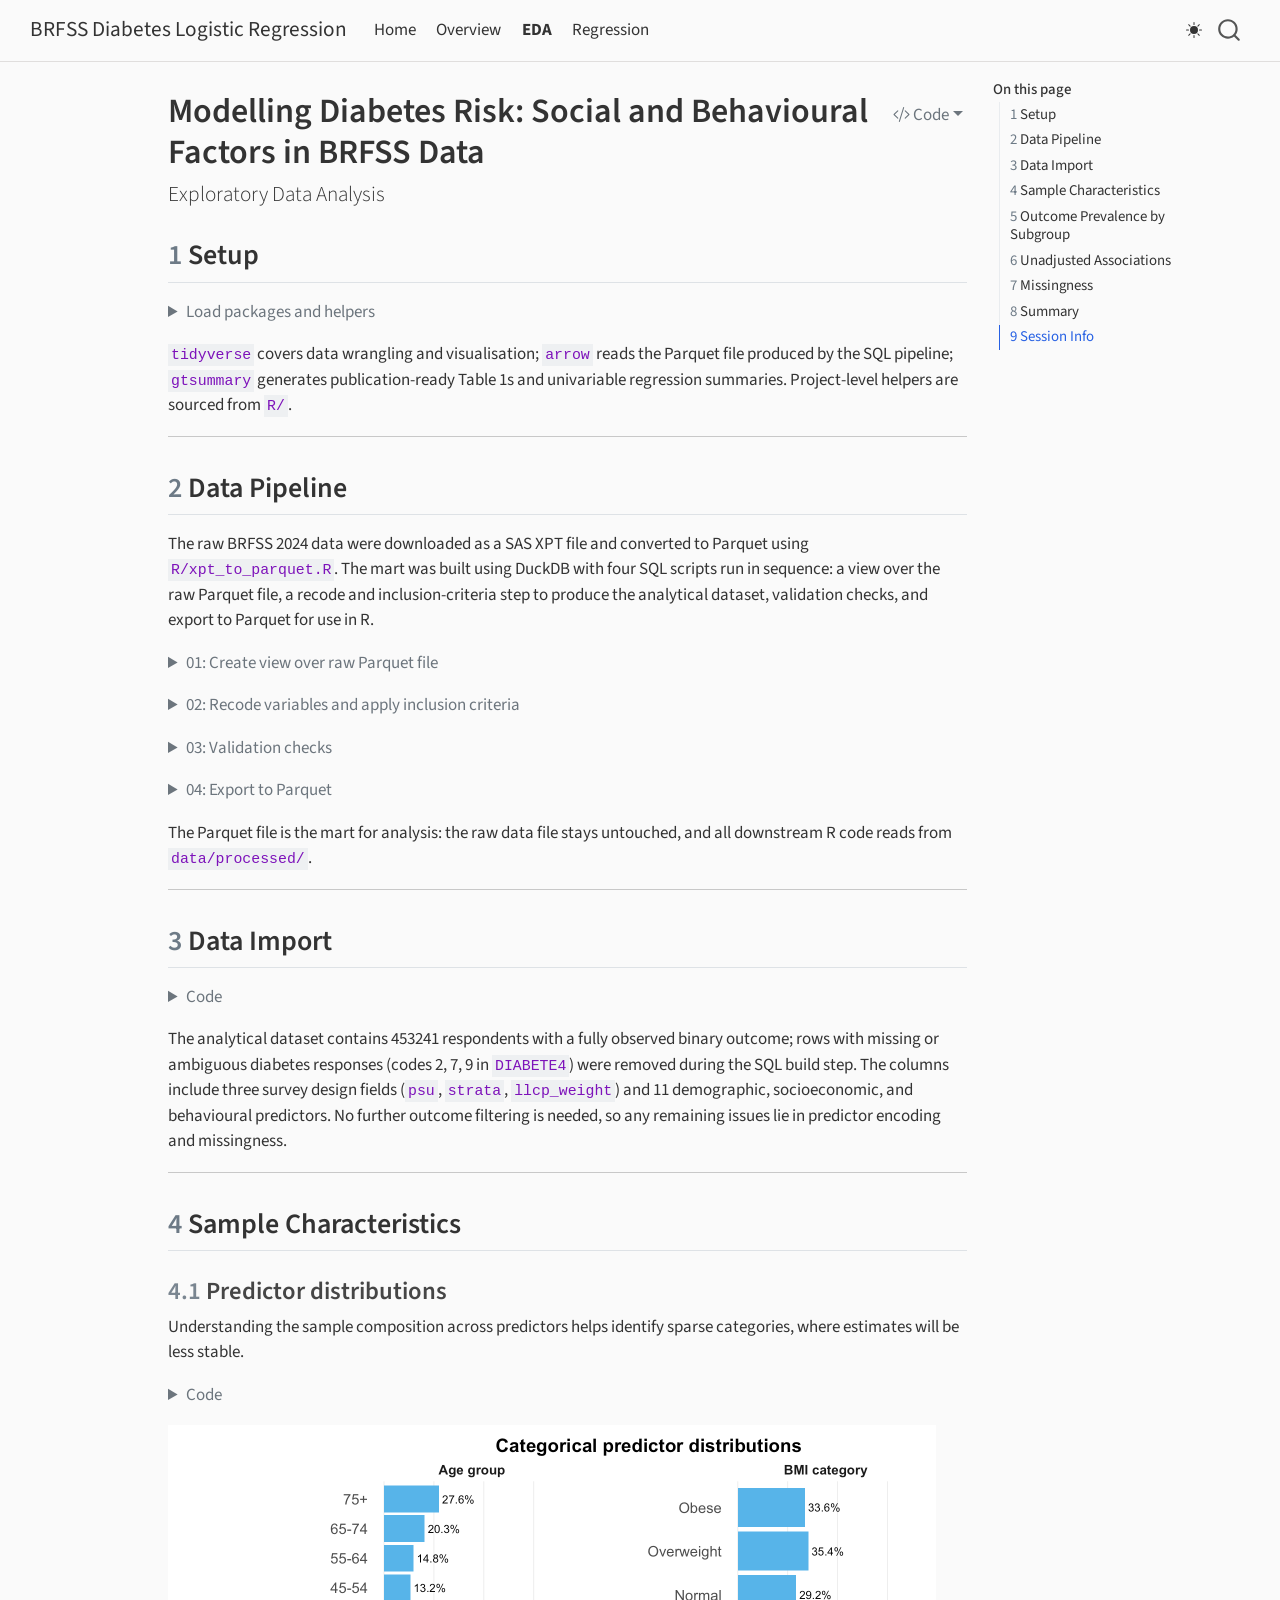
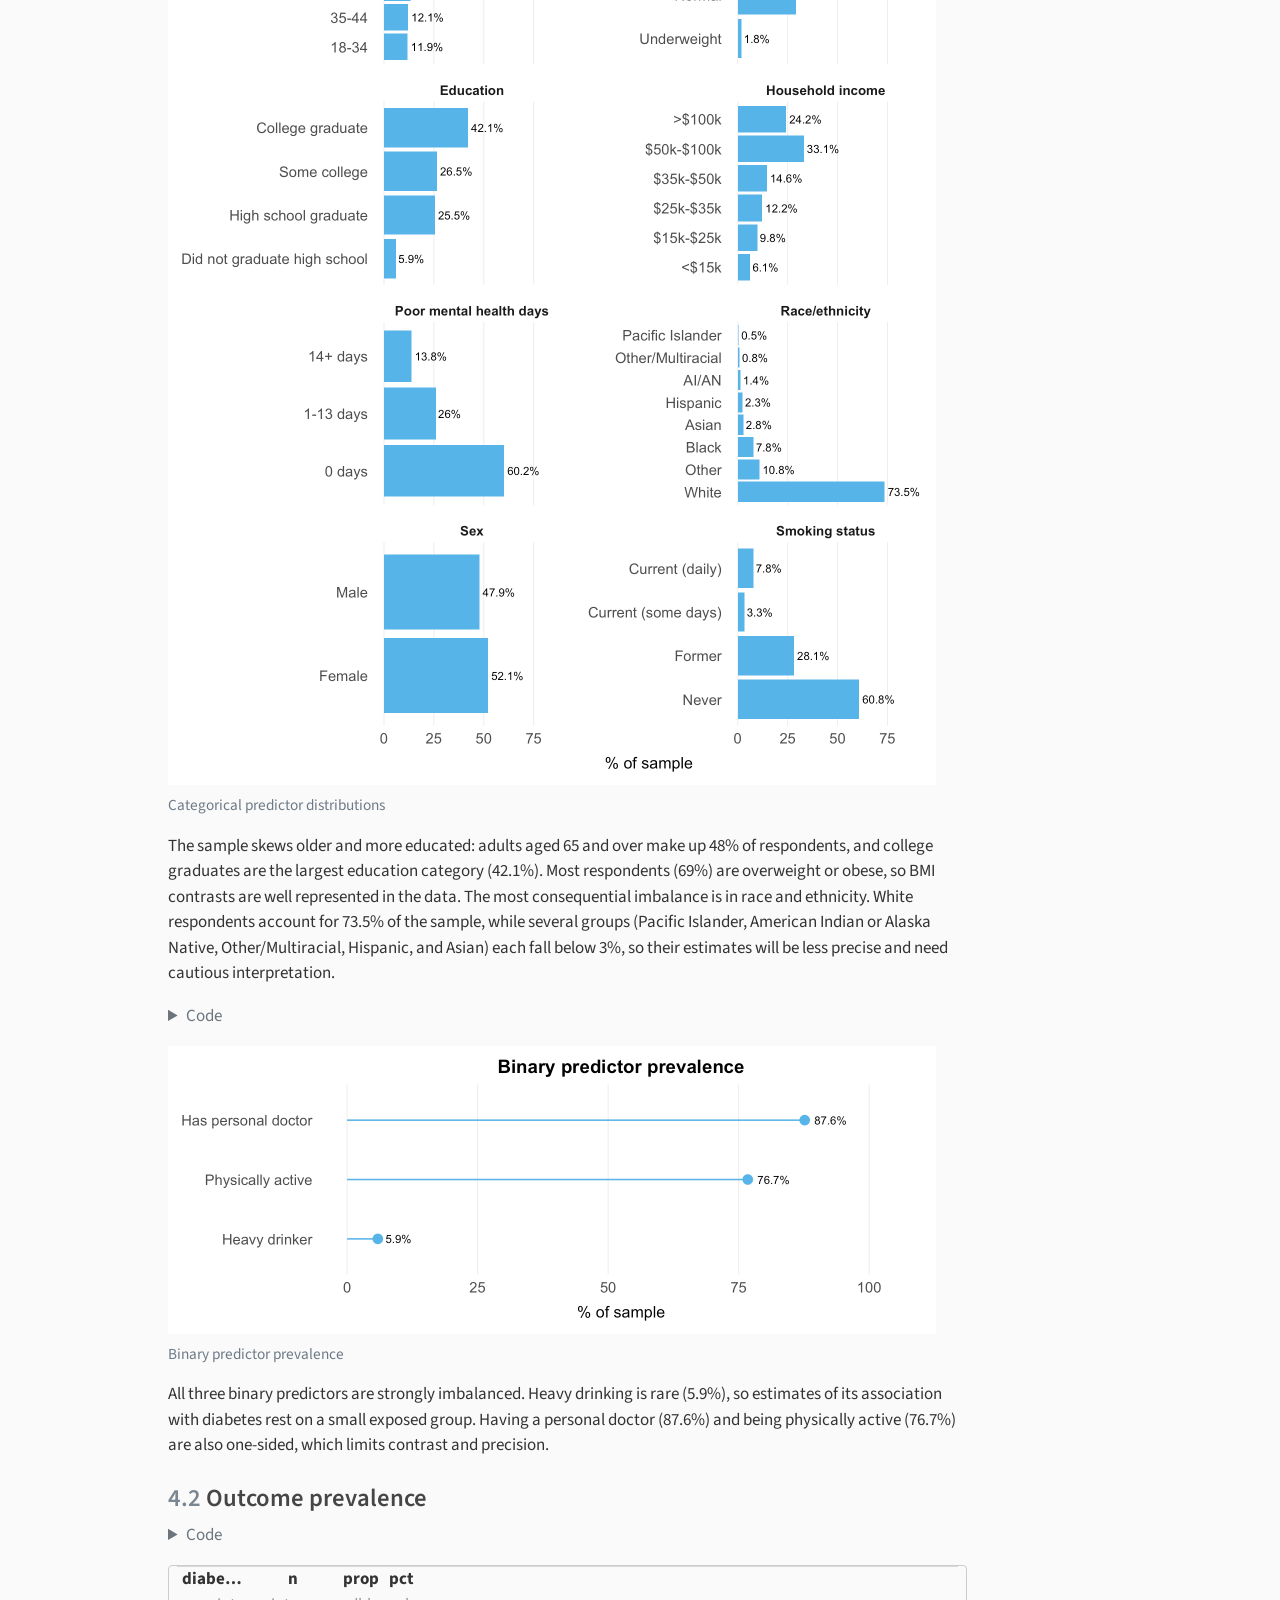
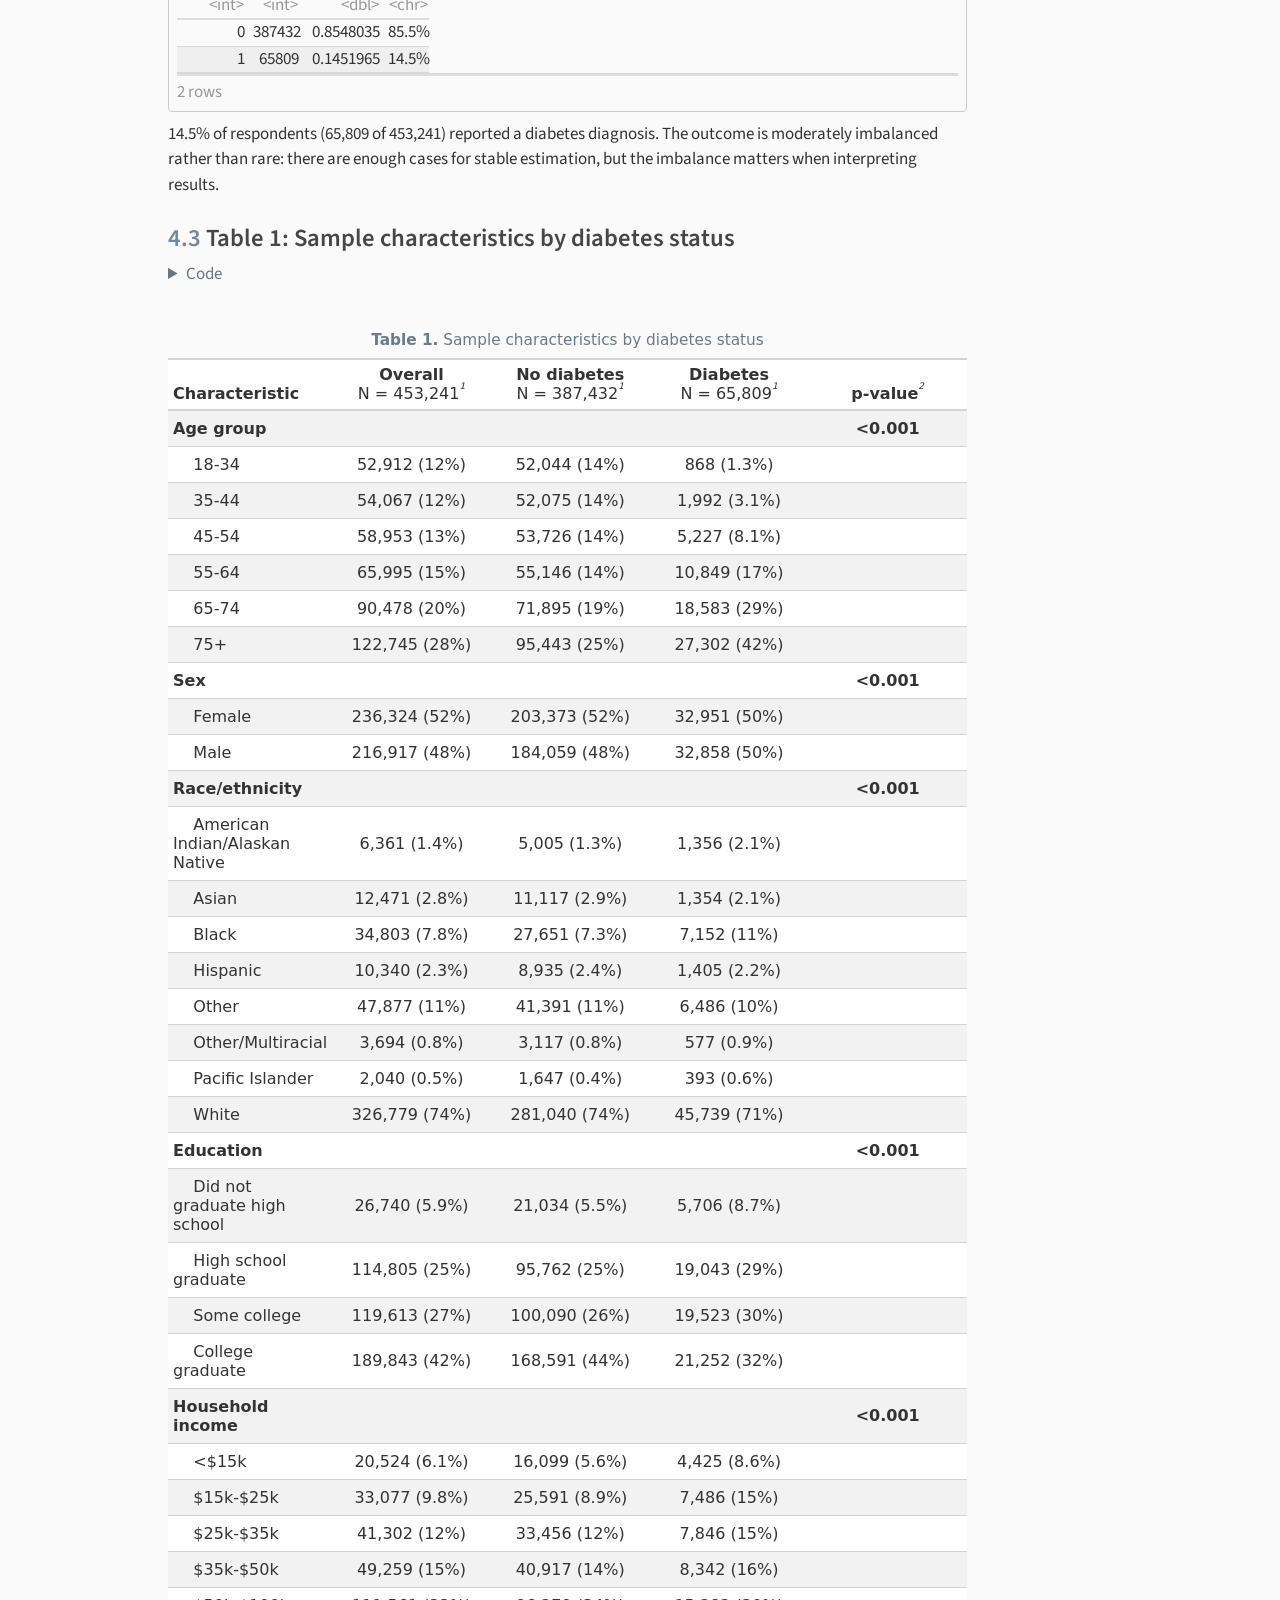
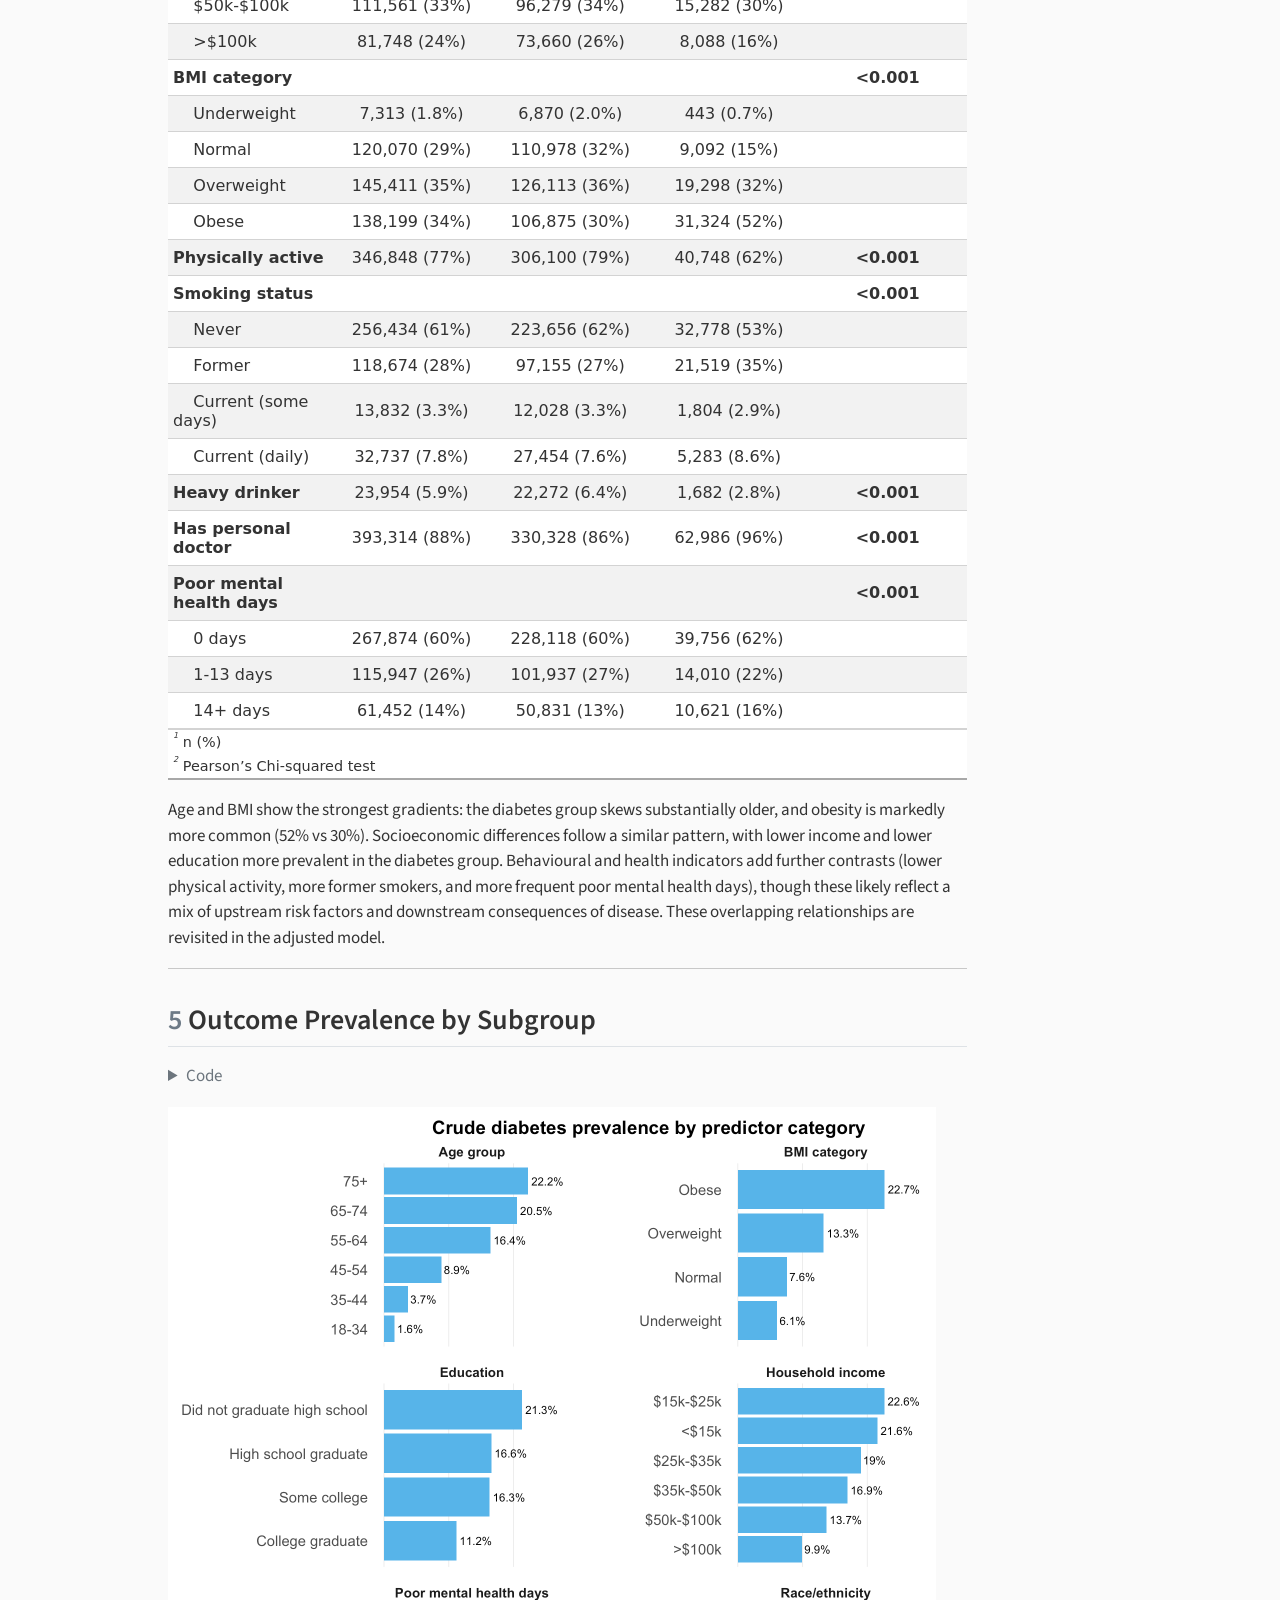
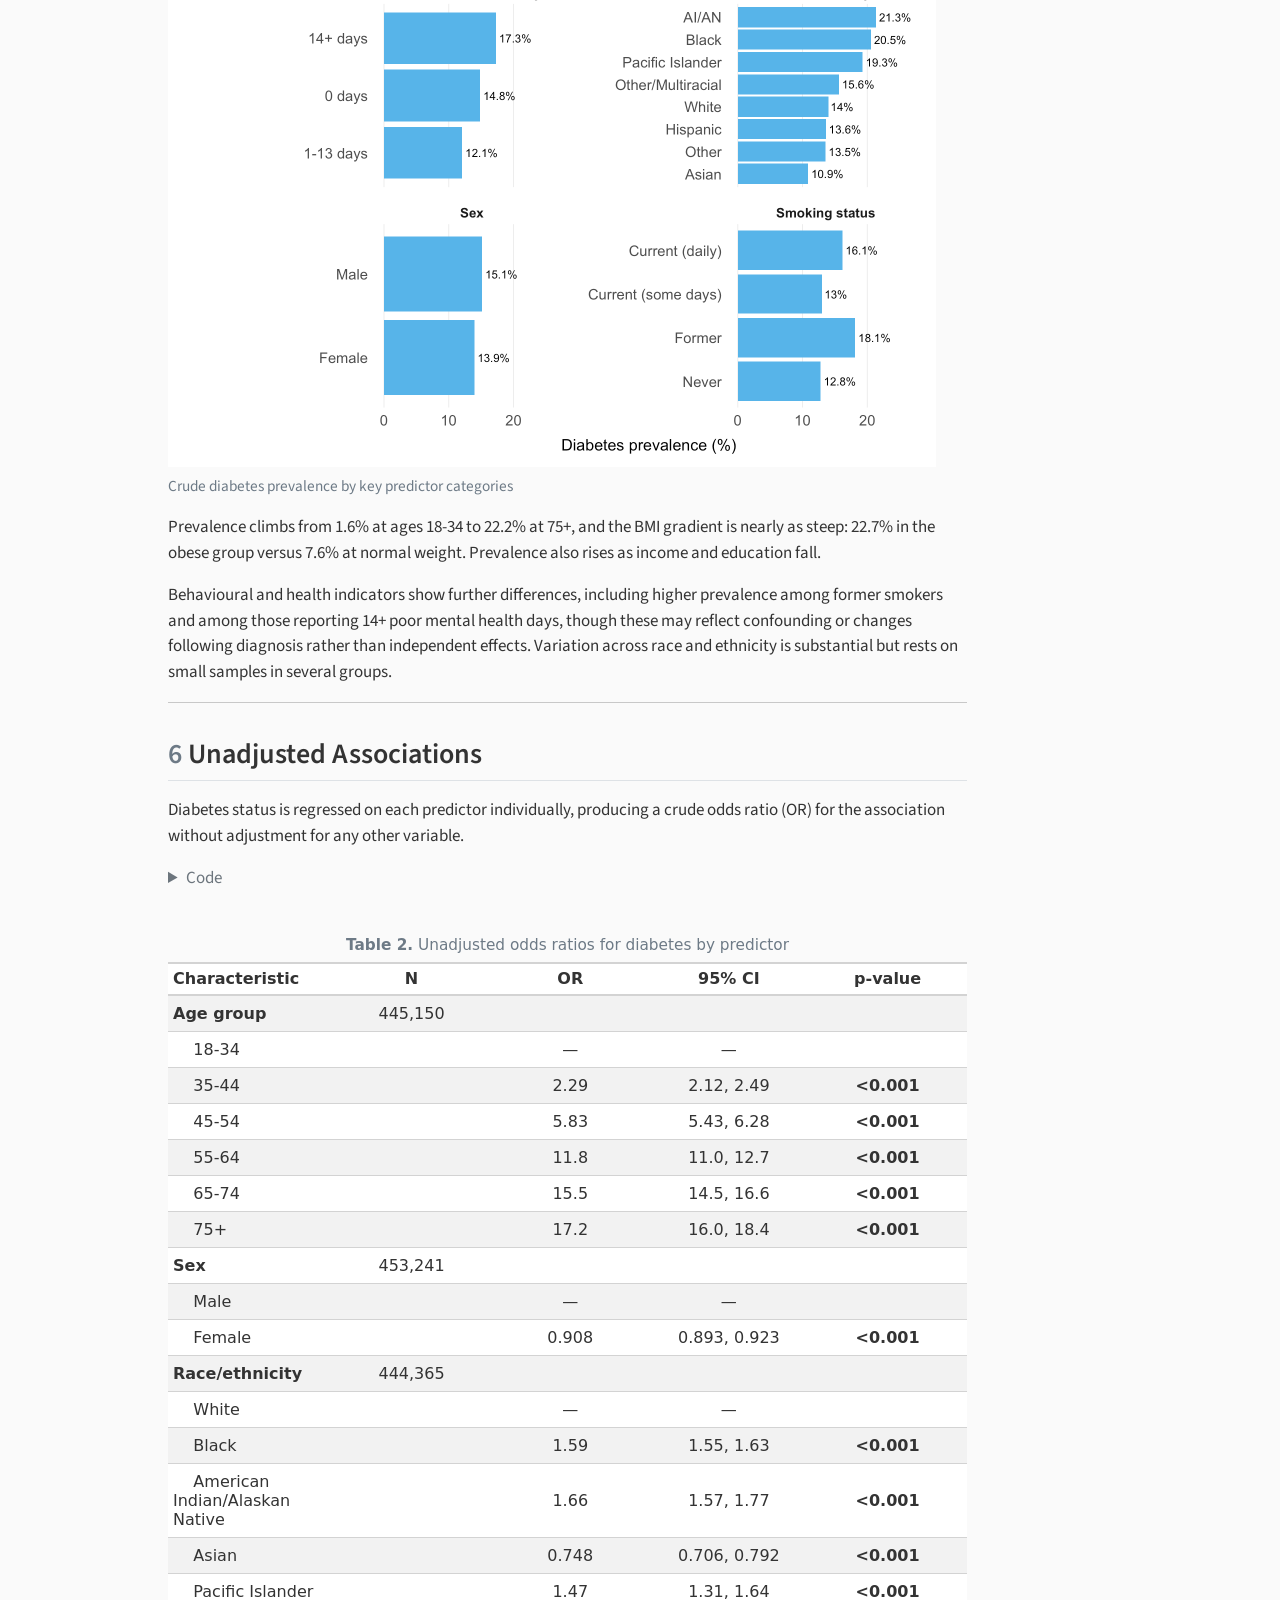
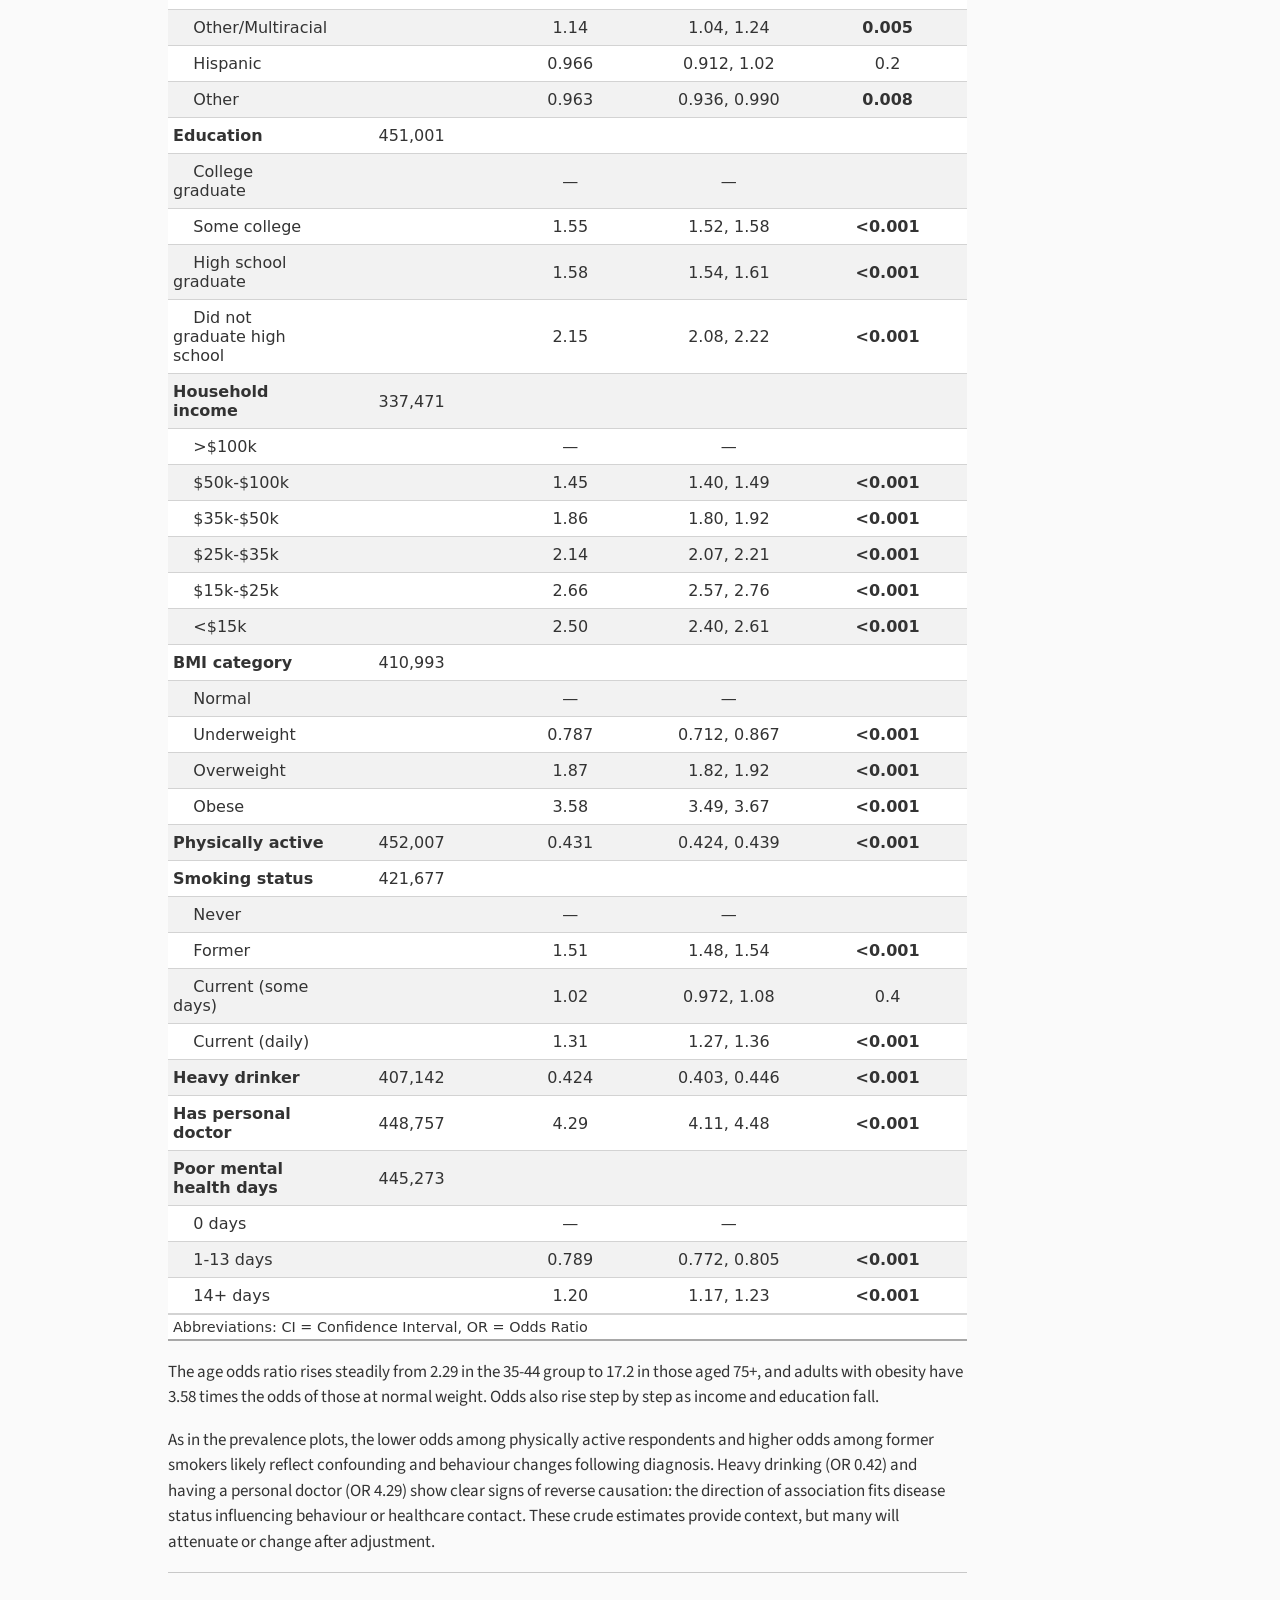
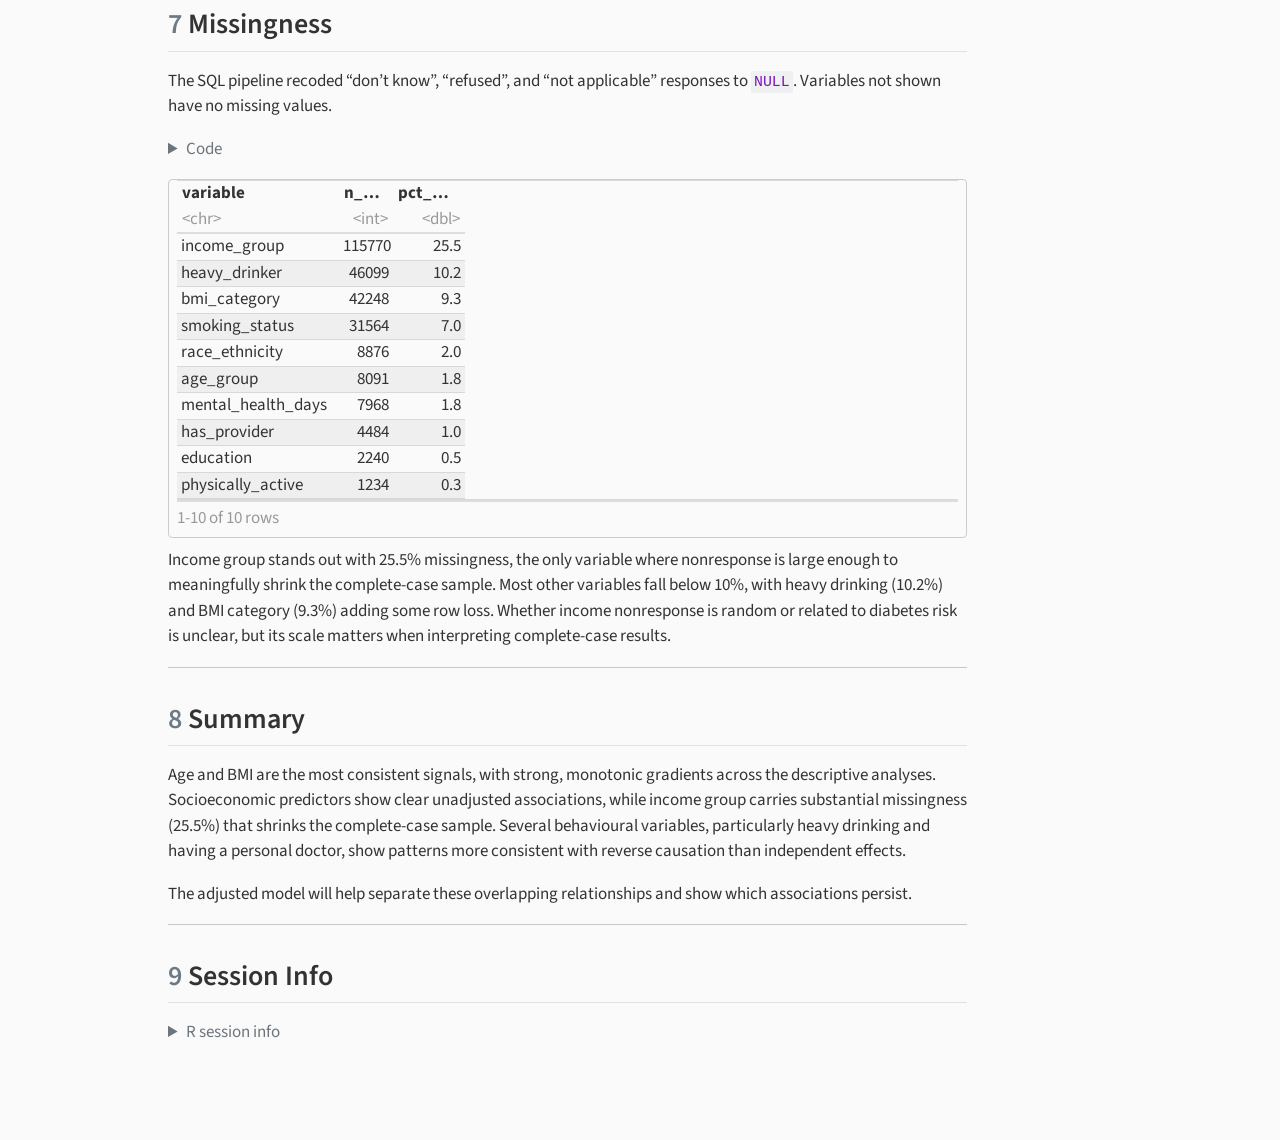
<file: analysis/eda.html>
<!DOCTYPE html>
<html xmlns="http://www.w3.org/1999/xhtml" lang="en" xml:lang="en"><head>

<meta charset="utf-8">
<meta name="generator" content="quarto-1.9.36">

<meta name="viewport" content="width=device-width, initial-scale=1.0, user-scalable=yes">


<title>Modelling Diabetes Risk: Social and Behavioural Factors in BRFSS Data – BRFSS Diabetes Logistic Regression</title>
<style>
/* Default styles provided by pandoc.
** See https://pandoc.org/MANUAL.html#variables-for-html for config info.
*/
code{white-space: pre-wrap;}
span.smallcaps{font-variant: small-caps;}
div.columns{display: flex; gap: min(4vw, 1.5em);}
div.column{flex: auto; overflow-x: auto;}
div.hanging-indent{margin-left: 1.5em; text-indent: -1.5em;}
ul.task-list{list-style: none;}
ul.task-list li input[type="checkbox"] {
  width: 0.8em;
  margin: 0 0.8em 0.2em -1em; /* quarto-specific, see https://github.com/quarto-dev/quarto-cli/issues/4556 */ 
  vertical-align: middle;
}
/* CSS for syntax highlighting */
html { -webkit-text-size-adjust: 100%; }
pre > code.sourceCode { white-space: pre; position: relative; }
pre > code.sourceCode > span { display: inline-block; line-height: 1.25; }
pre > code.sourceCode > span:empty { height: 1.2em; }
.sourceCode { overflow: visible; }
code.sourceCode > span { color: inherit; text-decoration: inherit; }
div.sourceCode { margin: 1em 0; }
pre.sourceCode { margin: 0; }
@media screen {
div.sourceCode { overflow: auto; }
}
@media print {
pre > code.sourceCode { white-space: pre-wrap; }
pre > code.sourceCode > span { text-indent: -5em; padding-left: 5em; }
}
pre.numberSource code
  { counter-reset: source-line 0; }
pre.numberSource code > span
  { position: relative; left: -4em; counter-increment: source-line; }
pre.numberSource code > span > a:first-child::before
  { content: counter(source-line);
    position: relative; left: -1em; text-align: right; vertical-align: baseline;
    border: none; display: inline-block;
    -webkit-touch-callout: none; -webkit-user-select: none;
    -khtml-user-select: none; -moz-user-select: none;
    -ms-user-select: none; user-select: none;
    padding: 0 4px; width: 4em;
  }
pre.numberSource { margin-left: 3em;  padding-left: 4px; }
div.sourceCode
  {   }
@media screen {
pre > code.sourceCode > span > a:first-child::before { text-decoration: underline; }
}
</style>


<script src="../site_libs/quarto-nav/quarto-nav.js"></script>
<script src="../site_libs/quarto-nav/headroom.min.js"></script>
<script src="../site_libs/clipboard/clipboard.min.js"></script>
<script src="../site_libs/quarto-search/autocomplete.umd.js"></script>
<script src="../site_libs/quarto-search/fuse.min.js"></script>
<script src="../site_libs/quarto-search/quarto-search.js"></script>
<meta name="quarto:offset" content="../">
<script src="../site_libs/quarto-html/quarto.js" type="module"></script>
<script src="../site_libs/quarto-html/tabsets/tabsets.js" type="module"></script>
<script src="../site_libs/quarto-html/popper.min.js"></script>
<script src="../site_libs/quarto-html/tippy.umd.min.js"></script>
<script src="../site_libs/quarto-html/anchor.min.js"></script>
<link href="../site_libs/quarto-html/tippy.css" rel="stylesheet">
<link href="../site_libs/quarto-html/quarto-syntax-highlighting-845c23b38eaddc0f92fda52bfe77a8c8.css" rel="stylesheet" class="quarto-color-scheme" id="quarto-text-highlighting-styles">
<link href="../site_libs/quarto-html/quarto-syntax-highlighting-dark-f418161beb48e0141c760e455f12af2c.css" rel="stylesheet" class="quarto-color-scheme quarto-color-alternate" id="quarto-text-highlighting-styles">
<link href="../site_libs/quarto-html/quarto-syntax-highlighting-845c23b38eaddc0f92fda52bfe77a8c8.css" rel="stylesheet" class="quarto-color-scheme-extra" id="quarto-text-highlighting-styles">
<script src="../site_libs/bootstrap/bootstrap.min.js"></script>
<link href="../site_libs/bootstrap/bootstrap-icons.css" rel="stylesheet">
<link href="../site_libs/bootstrap/bootstrap-7a39705657ab7e1fe95994d224fc8643.min.css" rel="stylesheet" append-hash="true" class="quarto-color-scheme" id="quarto-bootstrap" data-mode="light">
<link href="../site_libs/bootstrap/bootstrap-dark-5f6ddbb799a9de9152cc59a4c217d6ff.min.css" rel="stylesheet" append-hash="true" class="quarto-color-scheme quarto-color-alternate" id="quarto-bootstrap" data-mode="dark">
<link href="../site_libs/bootstrap/bootstrap-7a39705657ab7e1fe95994d224fc8643.min.css" rel="stylesheet" append-hash="true" class="quarto-color-scheme-extra" id="quarto-bootstrap" data-mode="light">
<script id="quarto-search-options" type="application/json">{
  "location": "navbar",
  "copy-button": false,
  "collapse-after": 3,
  "panel-placement": "end",
  "type": "overlay",
  "limit": 50,
  "keyboard-shortcut": [
    "f",
    "/",
    "s"
  ],
  "show-item-context": false,
  "language": {
    "search-no-results-text": "No results",
    "search-matching-documents-text": "matching documents",
    "search-copy-link-title": "Copy link to search",
    "search-hide-matches-text": "Hide additional matches",
    "search-more-match-text": "more match in this document",
    "search-more-matches-text": "more matches in this document",
    "search-clear-button-title": "Clear",
    "search-text-placeholder": "",
    "search-detached-cancel-button-title": "Cancel",
    "search-submit-button-title": "Submit",
    "search-label": "Search"
  }
}</script>
<link href="../site_libs/pagedtable-1.1/css/pagedtable.css" rel="stylesheet">
<script src="../site_libs/pagedtable-1.1/js/pagedtable.js"></script>


</head>

<body class="nav-fixed quarto-light"><script id="quarto-html-before-body" type="application/javascript">
    const toggleBodyColorMode = (bsSheetEl) => {
      const mode = bsSheetEl.getAttribute("data-mode");
      const bodyEl = window.document.querySelector("body");
      if (mode === "dark") {
        bodyEl.classList.add("quarto-dark");
        bodyEl.classList.remove("quarto-light");
      } else {
        bodyEl.classList.add("quarto-light");
        bodyEl.classList.remove("quarto-dark");
      }
    }
    const toggleBodyColorPrimary = () => {
      const bsSheetEl = window.document.querySelector("link#quarto-bootstrap:not([rel=disabled-stylesheet])");
      if (bsSheetEl) {
        toggleBodyColorMode(bsSheetEl);
      }
    }
    const setColorSchemeToggle = (alternate) => {
      const toggles = window.document.querySelectorAll('.quarto-color-scheme-toggle');
      for (let i=0; i < toggles.length; i++) {
        const toggle = toggles[i];
        if (toggle) {
          if (alternate) {
            toggle.classList.add("alternate");
          } else {
            toggle.classList.remove("alternate");
          }
        }
      }
    };
    const toggleColorMode = (alternate) => {
      // Switch the stylesheets
      const primaryStylesheets = window.document.querySelectorAll('link.quarto-color-scheme:not(.quarto-color-alternate)');
      const alternateStylesheets = window.document.querySelectorAll('link.quarto-color-scheme.quarto-color-alternate');
      manageTransitions('#quarto-margin-sidebar .nav-link', false);
      if (alternate) {
        // note: dark is layered on light, we don't disable primary!
        enableStylesheet(alternateStylesheets);
        for (const sheetNode of alternateStylesheets) {
          if (sheetNode.id === "quarto-bootstrap") {
            toggleBodyColorMode(sheetNode);
          }
        }
      } else {
        disableStylesheet(alternateStylesheets);
        enableStylesheet(primaryStylesheets)
        toggleBodyColorPrimary();
      }
      manageTransitions('#quarto-margin-sidebar .nav-link', true);
      // Switch the toggles
      setColorSchemeToggle(alternate)
      // Hack to workaround the fact that safari doesn't
      // properly recolor the scrollbar when toggling (#1455)
      if (navigator.userAgent.indexOf('Safari') > 0 && navigator.userAgent.indexOf('Chrome') == -1) {
        manageTransitions("body", false);
        window.scrollTo(0, 1);
        setTimeout(() => {
          window.scrollTo(0, 0);
          manageTransitions("body", true);
        }, 40);
      }
    }
    const disableStylesheet = (stylesheets) => {
      for (let i=0; i < stylesheets.length; i++) {
        const stylesheet = stylesheets[i];
        stylesheet.rel = 'disabled-stylesheet';
      }
    }
    const enableStylesheet = (stylesheets) => {
      for (let i=0; i < stylesheets.length; i++) {
        const stylesheet = stylesheets[i];
        if(stylesheet.rel !== 'stylesheet') { // for Chrome, which will still FOUC without this check
          stylesheet.rel = 'stylesheet';
        }
      }
    }
    const manageTransitions = (selector, allowTransitions) => {
      const els = window.document.querySelectorAll(selector);
      for (let i=0; i < els.length; i++) {
        const el = els[i];
        if (allowTransitions) {
          el.classList.remove('notransition');
        } else {
          el.classList.add('notransition');
        }
      }
    }
    const isFileUrl = () => {
      return window.location.protocol === 'file:';
    }
    const hasAlternateSentinel = () => {
      let styleSentinel = getColorSchemeSentinel();
      if (styleSentinel !== null) {
        return styleSentinel === "alternate";
      } else {
        return false;
      }
    }
    const setStyleSentinel = (alternate) => {
      const value = alternate ? "alternate" : "default";
      if (!isFileUrl()) {
        window.localStorage.setItem("quarto-color-scheme", value);
      } else {
        localAlternateSentinel = value;
      }
    }
    const getColorSchemeSentinel = () => {
      if (!isFileUrl()) {
        const storageValue = window.localStorage.getItem("quarto-color-scheme");
        return storageValue != null ? storageValue : localAlternateSentinel;
      } else {
        return localAlternateSentinel;
      }
    }
    const toggleGiscusIfUsed = (isAlternate, darkModeDefault) => {
      const baseTheme = document.querySelector('#giscus-base-theme')?.value ?? 'light';
      const alternateTheme = document.querySelector('#giscus-alt-theme')?.value ?? 'dark';
      let newTheme = '';
      if(authorPrefersDark) {
        newTheme = isAlternate ? baseTheme : alternateTheme;
      } else {
        newTheme = isAlternate ? alternateTheme : baseTheme;
      }
      const changeGiscusTheme = () => {
        // From: https://github.com/giscus/giscus/issues/336
        const sendMessage = (message) => {
          const iframe = document.querySelector('iframe.giscus-frame');
          if (!iframe) return;
          iframe.contentWindow.postMessage({ giscus: message }, 'https://giscus.app');
        }
        sendMessage({
          setConfig: {
            theme: newTheme
          }
        });
      }
      const isGiscussLoaded = window.document.querySelector('iframe.giscus-frame') !== null;
      if (isGiscussLoaded) {
        changeGiscusTheme();
      }
    };
    const authorPrefersDark = false;
    const darkModeDefault = authorPrefersDark;
      document.querySelector('link#quarto-text-highlighting-styles.quarto-color-scheme-extra').rel = 'disabled-stylesheet';
      document.querySelector('link#quarto-bootstrap.quarto-color-scheme-extra').rel = 'disabled-stylesheet';
    let localAlternateSentinel = darkModeDefault ? 'alternate' : 'default';
    // Dark / light mode switch
    window.quartoToggleColorScheme = () => {
      // Read the current dark / light value
      let toAlternate = !hasAlternateSentinel();
      toggleColorMode(toAlternate);
      setStyleSentinel(toAlternate);
      toggleGiscusIfUsed(toAlternate, darkModeDefault);
      window.dispatchEvent(new Event('resize'));
    };
    // Switch to dark mode if need be
    if (hasAlternateSentinel()) {
      toggleColorMode(true);
    } else {
      toggleColorMode(false);
    }
  </script>

<div id="quarto-search-results"></div>
  <header id="quarto-header" class="headroom fixed-top">
    <nav class="navbar navbar-expand-lg " data-bs-theme="dark">
      <div class="navbar-container container-fluid">
      <div class="navbar-brand-container mx-auto">
    <a class="navbar-brand" href="../index.html">
    <span class="navbar-title">BRFSS Diabetes Logistic Regression</span>
    </a>
  </div>
            <div id="quarto-search" class="" title="Search"></div>
          <button class="navbar-toggler" type="button" data-bs-toggle="collapse" data-bs-target="#navbarCollapse" aria-controls="navbarCollapse" role="menu" aria-expanded="false" aria-label="Toggle navigation" onclick="if (window.quartoToggleHeadroom) { window.quartoToggleHeadroom(); }">
  <span class="navbar-toggler-icon"></span>
</button>
          <div class="collapse navbar-collapse" id="navbarCollapse">
            <ul class="navbar-nav navbar-nav-scroll me-auto">
  <li class="nav-item">
    <a class="nav-link" href="../index.html"> 
<span class="menu-text">Home</span></a>
  </li>  
  <li class="nav-item">
    <a class="nav-link" href="../analysis/overview.html"> 
<span class="menu-text">Overview</span></a>
  </li>  
  <li class="nav-item">
    <a class="nav-link active" href="../analysis/eda.html" aria-current="page"> 
<span class="menu-text">EDA</span></a>
  </li>  
  <li class="nav-item">
    <a class="nav-link" href="../analysis/logistic-regression.html"> 
<span class="menu-text">Regression</span></a>
  </li>  
</ul>
          </div> <!-- /navcollapse -->
            <div class="quarto-navbar-tools">
  <a href="" class="quarto-color-scheme-toggle quarto-navigation-tool  px-1" onclick="window.quartoToggleColorScheme(); return false;" title="Toggle dark mode"><i class="bi"></i></a>
</div>
      </div> <!-- /container-fluid -->
    </nav>
</header>
<!-- content -->
<div id="quarto-content" class="quarto-container page-columns page-rows-contents page-layout-article page-navbar">
<!-- sidebar -->
<!-- margin-sidebar -->
    <div id="quarto-margin-sidebar" class="sidebar margin-sidebar">
        <nav id="TOC" role="doc-toc" class="toc-active">
    <h2 id="toc-title">On this page</h2>
   
  <ul>
  <li><a href="#setup" id="toc-setup" class="nav-link active" data-scroll-target="#setup"><span class="header-section-number">1</span> Setup</a></li>
  <li><a href="#data-pipeline" id="toc-data-pipeline" class="nav-link" data-scroll-target="#data-pipeline"><span class="header-section-number">2</span> Data Pipeline</a></li>
  <li><a href="#data-import" id="toc-data-import" class="nav-link" data-scroll-target="#data-import"><span class="header-section-number">3</span> Data Import</a></li>
  <li><a href="#sample-characteristics" id="toc-sample-characteristics" class="nav-link" data-scroll-target="#sample-characteristics"><span class="header-section-number">4</span> Sample Characteristics</a>
  <ul class="collapse">
  <li><a href="#predictor-distributions" id="toc-predictor-distributions" class="nav-link" data-scroll-target="#predictor-distributions"><span class="header-section-number">4.1</span> Predictor distributions</a></li>
  <li><a href="#outcome-prevalence" id="toc-outcome-prevalence" class="nav-link" data-scroll-target="#outcome-prevalence"><span class="header-section-number">4.2</span> Outcome prevalence</a></li>
  <li><a href="#table-1-sample-characteristics-by-diabetes-status" id="toc-table-1-sample-characteristics-by-diabetes-status" class="nav-link" data-scroll-target="#table-1-sample-characteristics-by-diabetes-status"><span class="header-section-number">4.3</span> Table 1: Sample characteristics by diabetes status</a></li>
  </ul></li>
  <li><a href="#outcome-prevalence-by-subgroup" id="toc-outcome-prevalence-by-subgroup" class="nav-link" data-scroll-target="#outcome-prevalence-by-subgroup"><span class="header-section-number">5</span> Outcome Prevalence by Subgroup</a></li>
  <li><a href="#unadjusted-associations" id="toc-unadjusted-associations" class="nav-link" data-scroll-target="#unadjusted-associations"><span class="header-section-number">6</span> Unadjusted Associations</a></li>
  <li><a href="#missingness" id="toc-missingness" class="nav-link" data-scroll-target="#missingness"><span class="header-section-number">7</span> Missingness</a></li>
  <li><a href="#summary" id="toc-summary" class="nav-link" data-scroll-target="#summary"><span class="header-section-number">8</span> Summary</a></li>
  <li><a href="#session-info" id="toc-session-info" class="nav-link" data-scroll-target="#session-info"><span class="header-section-number">9</span> Session Info</a></li>
  </ul>
</nav>
    </div>
<!-- main -->
<main class="content" id="quarto-document-content">


<header id="title-block-header" class="quarto-title-block default">
<div class="quarto-title">
<div class="quarto-title-block"><div><h1 class="title">Modelling Diabetes Risk: Social and Behavioural Factors in BRFSS Data</h1><button type="button" class="btn code-tools-button dropdown-toggle" id="quarto-code-tools-menu" data-bs-toggle="dropdown" aria-expanded="false"><i class="bi"></i> Code</button><ul class="dropdown-menu dropdown-menu-end" aria-labelelledby="quarto-code-tools-menu"><li><a id="quarto-show-all-code" class="dropdown-item" href="javascript:void(0)" role="button">Show All Code</a></li><li><a id="quarto-hide-all-code" class="dropdown-item" href="javascript:void(0)" role="button">Hide All Code</a></li><li><hr class="dropdown-divider"></li><li><a id="quarto-view-source" class="dropdown-item" href="javascript:void(0)" role="button">View Source</a></li></ul></div></div>
<p class="subtitle lead">Exploratory Data Analysis</p>
</div>



<div class="quarto-title-meta">

    
  
    
  </div>
  


</header>


<section id="setup" class="level2" data-number="1">
<h2 data-number="1" class="anchored" data-anchor-id="setup"><span class="header-section-number">1</span> Setup</h2>
<div class="cell">
<details class="code-fold">
<summary>Load packages and helpers</summary>
<div class="code-copy-outer-scaffold"><div class="sourceCode cell-code" id="cb1"><pre class="sourceCode r code-with-copy"><code class="sourceCode r"><span id="cb1-1"><a href="#cb1-1" aria-hidden="true" tabindex="-1"></a><span class="fu">library</span>(here)</span>
<span id="cb1-2"><a href="#cb1-2" aria-hidden="true" tabindex="-1"></a><span class="fu">library</span>(tidyverse)</span>
<span id="cb1-3"><a href="#cb1-3" aria-hidden="true" tabindex="-1"></a><span class="fu">library</span>(arrow)</span>
<span id="cb1-4"><a href="#cb1-4" aria-hidden="true" tabindex="-1"></a><span class="fu">library</span>(gtsummary)</span>
<span id="cb1-5"><a href="#cb1-5" aria-hidden="true" tabindex="-1"></a><span class="fu">library</span>(janitor)</span>
<span id="cb1-6"><a href="#cb1-6" aria-hidden="true" tabindex="-1"></a></span>
<span id="cb1-7"><a href="#cb1-7" aria-hidden="true" tabindex="-1"></a><span class="fu">source</span>(<span class="fu">here</span>(<span class="st">"R"</span>, <span class="st">"utils.R"</span>))       <span class="co"># miss_summary(), fmt_pval(), n_pct(), etc.</span></span>
<span id="cb1-8"><a href="#cb1-8" aria-hidden="true" tabindex="-1"></a><span class="fu">source</span>(<span class="fu">here</span>(<span class="st">"R"</span>, <span class="st">"plot_theme.R"</span>))  <span class="co"># theme_epi(), scale_fill_epi(), save_fig()</span></span></code></pre></div><button title="Copy to Clipboard" class="code-copy-button"><i class="bi"></i></button></div>
</details>
</div>
<p><code>tidyverse</code> covers data wrangling and visualisation; <code>arrow</code> reads the Parquet file produced by the SQL pipeline; <code>gtsummary</code> generates publication-ready Table 1s and univariable regression summaries. Project-level helpers are sourced from <code>R/</code>.</p>
<hr>
</section>
<section id="data-pipeline" class="level2" data-number="2">
<h2 data-number="2" class="anchored" data-anchor-id="data-pipeline"><span class="header-section-number">2</span> Data Pipeline</h2>
<p>The raw BRFSS 2024 data were downloaded as a SAS XPT file and converted to Parquet using <code>R/xpt_to_parquet.R</code>. The mart was built using DuckDB with four SQL scripts run in sequence: a view over the raw Parquet file, a recode and inclusion-criteria step to produce the analytical dataset, validation checks, and export to Parquet for use in R.</p>
<div class="cell">
<details class="code-fold">
<summary>01: Create view over raw Parquet file</summary>
<div class="code-copy-outer-scaffold"><div class="sourceCode cell-code" id="cb2"><pre class="sourceCode sql code-with-copy"><code class="sourceCode sql"><span id="cb2-1"><a href="#cb2-1" aria-hidden="true" tabindex="-1"></a><span class="co">-- 01_load_raw.sql</span></span>
<span id="cb2-2"><a href="#cb2-2" aria-hidden="true" tabindex="-1"></a><span class="co">-- Create a view over the raw Parquet file so DuckDB can query it by name.</span></span>
<span id="cb2-3"><a href="#cb2-3" aria-hidden="true" tabindex="-1"></a><span class="kw">create</span> <span class="kw">or</span> <span class="kw">replace</span> <span class="kw">view</span> brfss_raw <span class="kw">as</span></span>
<span id="cb2-4"><a href="#cb2-4" aria-hidden="true" tabindex="-1"></a><span class="kw">select</span> <span class="op">*</span> <span class="kw">from</span> read_parquet(<span class="st">'data/raw/LLCP2024.parquet'</span>);</span>
<span id="cb2-5"><a href="#cb2-5" aria-hidden="true" tabindex="-1"></a></span>
<span id="cb2-6"><a href="#cb2-6" aria-hidden="true" tabindex="-1"></a><span class="kw">select</span> <span class="fu">count</span>(<span class="op">*</span>) <span class="kw">as</span> n_rows <span class="kw">from</span> brfss_raw;</span></code></pre></div><button title="Copy to Clipboard" class="code-copy-button"><i class="bi"></i></button></div>
</details>
</div>
<div class="cell">
<details class="code-fold">
<summary>02: Recode variables and apply inclusion criteria</summary>
<div class="code-copy-outer-scaffold"><div class="sourceCode cell-code" id="cb3"><pre class="sourceCode sql code-with-copy"><code class="sourceCode sql"><span id="cb3-1"><a href="#cb3-1" aria-hidden="true" tabindex="-1"></a><span class="co">-- 02_build_mart.sql</span></span>
<span id="cb3-2"><a href="#cb3-2" aria-hidden="true" tabindex="-1"></a><span class="co">-- Select and recode all variables, then filter to respondents with a</span></span>
<span id="cb3-3"><a href="#cb3-3" aria-hidden="true" tabindex="-1"></a><span class="co">-- non-missing diabetes outcome (DIABETE4 codes 7, 9, and 2 set to NULL).</span></span>
<span id="cb3-4"><a href="#cb3-4" aria-hidden="true" tabindex="-1"></a><span class="kw">create</span> <span class="kw">or</span> <span class="kw">replace</span> <span class="kw">table</span> analytical_dataset <span class="kw">as</span></span>
<span id="cb3-5"><a href="#cb3-5" aria-hidden="true" tabindex="-1"></a><span class="kw">with</span> base <span class="kw">as</span> (</span>
<span id="cb3-6"><a href="#cb3-6" aria-hidden="true" tabindex="-1"></a>    <span class="kw">select</span></span>
<span id="cb3-7"><a href="#cb3-7" aria-hidden="true" tabindex="-1"></a>        <span class="co">-- Survey design variables (retained for potential weighted analysis)</span></span>
<span id="cb3-8"><a href="#cb3-8" aria-hidden="true" tabindex="-1"></a>        _PSU <span class="kw">as</span> psu,</span>
<span id="cb3-9"><a href="#cb3-9" aria-hidden="true" tabindex="-1"></a>        _STSTR <span class="kw">as</span> strata,</span>
<span id="cb3-10"><a href="#cb3-10" aria-hidden="true" tabindex="-1"></a>        _LLCPWT <span class="kw">as</span> llcp_weight,</span>
<span id="cb3-11"><a href="#cb3-11" aria-hidden="true" tabindex="-1"></a>        <span class="co">-- Raw outcome variable</span></span>
<span id="cb3-12"><a href="#cb3-12" aria-hidden="true" tabindex="-1"></a>        DIABETE4 <span class="kw">as</span> diabetes_raw,</span>
<span id="cb3-13"><a href="#cb3-13" aria-hidden="true" tabindex="-1"></a>        <span class="co">-- Demographic predictors</span></span>
<span id="cb3-14"><a href="#cb3-14" aria-hidden="true" tabindex="-1"></a>        _AGEG5YR <span class="kw">as</span> age_group_raw,</span>
<span id="cb3-15"><a href="#cb3-15" aria-hidden="true" tabindex="-1"></a>        SEXVAR <span class="kw">as</span> sex_raw,</span>
<span id="cb3-16"><a href="#cb3-16" aria-hidden="true" tabindex="-1"></a>        _RACE <span class="kw">as</span> race_raw,</span>
<span id="cb3-17"><a href="#cb3-17" aria-hidden="true" tabindex="-1"></a>        <span class="co">-- Social determinants</span></span>
<span id="cb3-18"><a href="#cb3-18" aria-hidden="true" tabindex="-1"></a>        _EDUCAG <span class="kw">as</span> education_raw,</span>
<span id="cb3-19"><a href="#cb3-19" aria-hidden="true" tabindex="-1"></a>        _INCOMG1 <span class="kw">as</span> income_raw,</span>
<span id="cb3-20"><a href="#cb3-20" aria-hidden="true" tabindex="-1"></a>        PERSDOC3 <span class="kw">as</span> has_provider_raw,</span>
<span id="cb3-21"><a href="#cb3-21" aria-hidden="true" tabindex="-1"></a>        <span class="co">-- Clinical / behavioural predictors</span></span>
<span id="cb3-22"><a href="#cb3-22" aria-hidden="true" tabindex="-1"></a>        _BMI5CAT <span class="kw">as</span> bmi_cat_raw,</span>
<span id="cb3-23"><a href="#cb3-23" aria-hidden="true" tabindex="-1"></a>        _TOTINDA <span class="kw">as</span> phys_activity_raw,</span>
<span id="cb3-24"><a href="#cb3-24" aria-hidden="true" tabindex="-1"></a>        _SMOKER3 <span class="kw">as</span> smoking_raw,</span>
<span id="cb3-25"><a href="#cb3-25" aria-hidden="true" tabindex="-1"></a>        _RFDRHV9 <span class="kw">as</span> heavy_alcohol_raw,</span>
<span id="cb3-26"><a href="#cb3-26" aria-hidden="true" tabindex="-1"></a>        _MENT14D <span class="kw">as</span> mental_health_raw</span>
<span id="cb3-27"><a href="#cb3-27" aria-hidden="true" tabindex="-1"></a>    <span class="kw">FROM</span> brfss_raw</span>
<span id="cb3-28"><a href="#cb3-28" aria-hidden="true" tabindex="-1"></a>),</span>
<span id="cb3-29"><a href="#cb3-29" aria-hidden="true" tabindex="-1"></a></span>
<span id="cb3-30"><a href="#cb3-30" aria-hidden="true" tabindex="-1"></a>recoded <span class="kw">as</span> (</span>
<span id="cb3-31"><a href="#cb3-31" aria-hidden="true" tabindex="-1"></a>    <span class="kw">select</span></span>
<span id="cb3-32"><a href="#cb3-32" aria-hidden="true" tabindex="-1"></a>        psu,</span>
<span id="cb3-33"><a href="#cb3-33" aria-hidden="true" tabindex="-1"></a>        strata,</span>
<span id="cb3-34"><a href="#cb3-34" aria-hidden="true" tabindex="-1"></a>        llcp_weight,</span>
<span id="cb3-35"><a href="#cb3-35" aria-hidden="true" tabindex="-1"></a>        <span class="cf">case</span></span>
<span id="cb3-36"><a href="#cb3-36" aria-hidden="true" tabindex="-1"></a>            <span class="cf">when</span> diabetes_raw <span class="op">=</span> <span class="dv">1</span> <span class="cf">then</span> <span class="dv">1</span></span>
<span id="cb3-37"><a href="#cb3-37" aria-hidden="true" tabindex="-1"></a>            <span class="cf">when</span> diabetes_raw <span class="kw">in</span> (<span class="dv">3</span>, <span class="dv">4</span>) <span class="cf">then</span> <span class="dv">0</span></span>
<span id="cb3-38"><a href="#cb3-38" aria-hidden="true" tabindex="-1"></a>            <span class="cf">else</span> <span class="kw">null</span> <span class="co">-- 2, 7, 9 are various forms of missingness</span></span>
<span id="cb3-39"><a href="#cb3-39" aria-hidden="true" tabindex="-1"></a>        <span class="cf">end</span> <span class="kw">as</span> diabetes,</span>
<span id="cb3-40"><a href="#cb3-40" aria-hidden="true" tabindex="-1"></a>        <span class="cf">case</span></span>
<span id="cb3-41"><a href="#cb3-41" aria-hidden="true" tabindex="-1"></a>            <span class="cf">when</span> age_group_raw <span class="kw">in</span> (<span class="dv">1</span>, <span class="dv">2</span>) <span class="cf">then</span> <span class="st">'18-34'</span></span>
<span id="cb3-42"><a href="#cb3-42" aria-hidden="true" tabindex="-1"></a>            <span class="cf">when</span> age_group_raw <span class="kw">in</span> (<span class="dv">3</span>, <span class="dv">4</span>) <span class="cf">then</span> <span class="st">'35-44'</span></span>
<span id="cb3-43"><a href="#cb3-43" aria-hidden="true" tabindex="-1"></a>            <span class="cf">when</span> age_group_raw <span class="kw">in</span> (<span class="dv">5</span>, <span class="dv">6</span>) <span class="cf">then</span> <span class="st">'45-54'</span></span>
<span id="cb3-44"><a href="#cb3-44" aria-hidden="true" tabindex="-1"></a>            <span class="cf">when</span> age_group_raw <span class="kw">in</span> (<span class="dv">7</span>, <span class="dv">8</span>) <span class="cf">then</span> <span class="st">'55-64'</span></span>
<span id="cb3-45"><a href="#cb3-45" aria-hidden="true" tabindex="-1"></a>            <span class="cf">when</span> age_group_raw <span class="kw">in</span> (<span class="dv">9</span>, <span class="dv">10</span>) <span class="cf">then</span> <span class="st">'65-74'</span></span>
<span id="cb3-46"><a href="#cb3-46" aria-hidden="true" tabindex="-1"></a>            <span class="cf">when</span> age_group_raw <span class="kw">in</span> (<span class="dv">11</span>, <span class="dv">12</span>, <span class="dv">13</span>) <span class="cf">then</span> <span class="st">'75+'</span></span>
<span id="cb3-47"><a href="#cb3-47" aria-hidden="true" tabindex="-1"></a>            <span class="cf">else</span> <span class="kw">null</span></span>
<span id="cb3-48"><a href="#cb3-48" aria-hidden="true" tabindex="-1"></a>        <span class="cf">end</span> <span class="kw">as</span> age_group,</span>
<span id="cb3-49"><a href="#cb3-49" aria-hidden="true" tabindex="-1"></a>        <span class="cf">case</span></span>
<span id="cb3-50"><a href="#cb3-50" aria-hidden="true" tabindex="-1"></a>            <span class="cf">when</span> sex_raw <span class="op">=</span> <span class="dv">1</span> <span class="cf">then</span> <span class="st">'Male'</span></span>
<span id="cb3-51"><a href="#cb3-51" aria-hidden="true" tabindex="-1"></a>            <span class="cf">when</span> sex_raw <span class="op">=</span> <span class="dv">2</span> <span class="cf">then</span> <span class="st">'Female'</span></span>
<span id="cb3-52"><a href="#cb3-52" aria-hidden="true" tabindex="-1"></a>            <span class="cf">else</span> <span class="kw">null</span></span>
<span id="cb3-53"><a href="#cb3-53" aria-hidden="true" tabindex="-1"></a>        <span class="cf">end</span> <span class="kw">as</span> sex,</span>
<span id="cb3-54"><a href="#cb3-54" aria-hidden="true" tabindex="-1"></a>        <span class="co">-- Race/ethnicity: CDC combines race and Hispanic ethnicity into a single</span></span>
<span id="cb3-55"><a href="#cb3-55" aria-hidden="true" tabindex="-1"></a>        <span class="co">-- computed variable. Hispanic is its own category regardless of race.</span></span>
<span id="cb3-56"><a href="#cb3-56" aria-hidden="true" tabindex="-1"></a>        <span class="co">-- NH (Non-Hispanic) prefix is dropped for clarity for non-US readers.</span></span>
<span id="cb3-57"><a href="#cb3-57" aria-hidden="true" tabindex="-1"></a>        <span class="cf">case</span></span>
<span id="cb3-58"><a href="#cb3-58" aria-hidden="true" tabindex="-1"></a>            <span class="cf">when</span> race_raw <span class="op">=</span> <span class="dv">1</span> <span class="cf">then</span> <span class="st">'White'</span></span>
<span id="cb3-59"><a href="#cb3-59" aria-hidden="true" tabindex="-1"></a>            <span class="cf">when</span> race_raw <span class="op">=</span> <span class="dv">2</span> <span class="cf">then</span> <span class="st">'Black'</span></span>
<span id="cb3-60"><a href="#cb3-60" aria-hidden="true" tabindex="-1"></a>            <span class="cf">when</span> race_raw <span class="op">=</span> <span class="dv">3</span> <span class="cf">then</span> <span class="st">'American Indian/Alaskan Native'</span></span>
<span id="cb3-61"><a href="#cb3-61" aria-hidden="true" tabindex="-1"></a>            <span class="cf">when</span> race_raw <span class="op">=</span> <span class="dv">4</span> <span class="cf">then</span> <span class="st">'Asian'</span></span>
<span id="cb3-62"><a href="#cb3-62" aria-hidden="true" tabindex="-1"></a>            <span class="cf">when</span> race_raw <span class="op">=</span> <span class="dv">5</span> <span class="cf">then</span> <span class="st">'Pacific Islander'</span></span>
<span id="cb3-63"><a href="#cb3-63" aria-hidden="true" tabindex="-1"></a>            <span class="cf">when</span> race_raw <span class="op">=</span> <span class="dv">6</span> <span class="cf">then</span> <span class="st">'Other/Multiracial'</span></span>
<span id="cb3-64"><a href="#cb3-64" aria-hidden="true" tabindex="-1"></a>            <span class="cf">when</span> race_raw <span class="op">=</span> <span class="dv">7</span> <span class="cf">then</span> <span class="st">'Hispanic'</span></span>
<span id="cb3-65"><a href="#cb3-65" aria-hidden="true" tabindex="-1"></a>            <span class="cf">when</span> race_raw <span class="op">=</span> <span class="dv">8</span> <span class="cf">then</span> <span class="st">'Other'</span></span>
<span id="cb3-66"><a href="#cb3-66" aria-hidden="true" tabindex="-1"></a>            <span class="cf">else</span> <span class="kw">null</span></span>
<span id="cb3-67"><a href="#cb3-67" aria-hidden="true" tabindex="-1"></a>        <span class="cf">end</span> <span class="kw">as</span> race_ethnicity,</span>
<span id="cb3-68"><a href="#cb3-68" aria-hidden="true" tabindex="-1"></a>        <span class="cf">case</span></span>
<span id="cb3-69"><a href="#cb3-69" aria-hidden="true" tabindex="-1"></a>            <span class="cf">when</span> education_raw <span class="op">=</span> <span class="dv">1</span> <span class="cf">then</span> <span class="st">'Did not graduate high school'</span></span>
<span id="cb3-70"><a href="#cb3-70" aria-hidden="true" tabindex="-1"></a>            <span class="cf">when</span> education_raw <span class="op">=</span> <span class="dv">2</span> <span class="cf">then</span> <span class="st">'High school graduate'</span></span>
<span id="cb3-71"><a href="#cb3-71" aria-hidden="true" tabindex="-1"></a>            <span class="cf">when</span> education_raw <span class="op">=</span> <span class="dv">3</span> <span class="cf">then</span> <span class="st">'Some college'</span></span>
<span id="cb3-72"><a href="#cb3-72" aria-hidden="true" tabindex="-1"></a>            <span class="cf">when</span> education_raw <span class="op">=</span> <span class="dv">4</span> <span class="cf">then</span> <span class="st">'College graduate'</span></span>
<span id="cb3-73"><a href="#cb3-73" aria-hidden="true" tabindex="-1"></a>            <span class="cf">else</span> <span class="kw">null</span></span>
<span id="cb3-74"><a href="#cb3-74" aria-hidden="true" tabindex="-1"></a>        <span class="cf">end</span> <span class="kw">as</span> education,</span>
<span id="cb3-75"><a href="#cb3-75" aria-hidden="true" tabindex="-1"></a>        <span class="cf">case</span></span>
<span id="cb3-76"><a href="#cb3-76" aria-hidden="true" tabindex="-1"></a>            <span class="cf">when</span> income_raw <span class="op">=</span> <span class="dv">1</span> <span class="cf">then</span> <span class="st">'&lt;$15k'</span></span>
<span id="cb3-77"><a href="#cb3-77" aria-hidden="true" tabindex="-1"></a>            <span class="cf">when</span> income_raw <span class="op">=</span> <span class="dv">2</span> <span class="cf">then</span> <span class="st">'$15k-$25k'</span></span>
<span id="cb3-78"><a href="#cb3-78" aria-hidden="true" tabindex="-1"></a>            <span class="cf">when</span> income_raw <span class="op">=</span> <span class="dv">3</span> <span class="cf">then</span> <span class="st">'$25k-$35k'</span></span>
<span id="cb3-79"><a href="#cb3-79" aria-hidden="true" tabindex="-1"></a>            <span class="cf">when</span> income_raw <span class="op">=</span> <span class="dv">4</span> <span class="cf">then</span> <span class="st">'$35k-$50k'</span></span>
<span id="cb3-80"><a href="#cb3-80" aria-hidden="true" tabindex="-1"></a>            <span class="cf">when</span> income_raw <span class="op">=</span> <span class="dv">5</span> <span class="cf">then</span> <span class="st">'$50k-$100k'</span></span>
<span id="cb3-81"><a href="#cb3-81" aria-hidden="true" tabindex="-1"></a>            <span class="cf">when</span> income_raw <span class="op">=</span> <span class="dv">6</span> <span class="cf">then</span> <span class="st">'&gt;$100k'</span></span>
<span id="cb3-82"><a href="#cb3-82" aria-hidden="true" tabindex="-1"></a>            <span class="cf">else</span> <span class="kw">null</span></span>
<span id="cb3-83"><a href="#cb3-83" aria-hidden="true" tabindex="-1"></a>        <span class="cf">end</span> <span class="kw">as</span> income_group,</span>
<span id="cb3-84"><a href="#cb3-84" aria-hidden="true" tabindex="-1"></a>        <span class="cf">case</span></span>
<span id="cb3-85"><a href="#cb3-85" aria-hidden="true" tabindex="-1"></a>            <span class="cf">when</span> has_provider_raw <span class="kw">in</span> (<span class="dv">1</span>, <span class="dv">2</span>) <span class="cf">then</span> <span class="dv">1</span></span>
<span id="cb3-86"><a href="#cb3-86" aria-hidden="true" tabindex="-1"></a>            <span class="cf">when</span> has_provider_raw <span class="op">=</span> <span class="dv">3</span> <span class="cf">then</span> <span class="dv">0</span></span>
<span id="cb3-87"><a href="#cb3-87" aria-hidden="true" tabindex="-1"></a>            <span class="cf">else</span> <span class="kw">null</span></span>
<span id="cb3-88"><a href="#cb3-88" aria-hidden="true" tabindex="-1"></a>        <span class="cf">end</span> <span class="kw">as</span> has_provider,</span>
<span id="cb3-89"><a href="#cb3-89" aria-hidden="true" tabindex="-1"></a>        <span class="cf">case</span></span>
<span id="cb3-90"><a href="#cb3-90" aria-hidden="true" tabindex="-1"></a>            <span class="cf">when</span> bmi_cat_raw <span class="op">=</span> <span class="dv">1</span> <span class="cf">then</span> <span class="st">'Underweight'</span></span>
<span id="cb3-91"><a href="#cb3-91" aria-hidden="true" tabindex="-1"></a>            <span class="cf">when</span> bmi_cat_raw <span class="op">=</span> <span class="dv">2</span> <span class="cf">then</span> <span class="st">'Normal'</span></span>
<span id="cb3-92"><a href="#cb3-92" aria-hidden="true" tabindex="-1"></a>            <span class="cf">when</span> bmi_cat_raw <span class="op">=</span> <span class="dv">3</span> <span class="cf">then</span> <span class="st">'Overweight'</span></span>
<span id="cb3-93"><a href="#cb3-93" aria-hidden="true" tabindex="-1"></a>            <span class="cf">when</span> bmi_cat_raw <span class="op">=</span> <span class="dv">4</span> <span class="cf">then</span> <span class="st">'Obese'</span></span>
<span id="cb3-94"><a href="#cb3-94" aria-hidden="true" tabindex="-1"></a>            <span class="cf">else</span> <span class="kw">null</span></span>
<span id="cb3-95"><a href="#cb3-95" aria-hidden="true" tabindex="-1"></a>        <span class="cf">end</span> <span class="kw">as</span> bmi_category,</span>
<span id="cb3-96"><a href="#cb3-96" aria-hidden="true" tabindex="-1"></a>        <span class="cf">case</span></span>
<span id="cb3-97"><a href="#cb3-97" aria-hidden="true" tabindex="-1"></a>            <span class="cf">when</span> phys_activity_raw <span class="op">=</span> <span class="dv">1</span> <span class="cf">then</span> <span class="dv">1</span></span>
<span id="cb3-98"><a href="#cb3-98" aria-hidden="true" tabindex="-1"></a>            <span class="cf">when</span> phys_activity_raw <span class="op">=</span> <span class="dv">2</span> <span class="cf">then</span> <span class="dv">0</span></span>
<span id="cb3-99"><a href="#cb3-99" aria-hidden="true" tabindex="-1"></a>            <span class="cf">else</span> <span class="kw">null</span></span>
<span id="cb3-100"><a href="#cb3-100" aria-hidden="true" tabindex="-1"></a>        <span class="cf">end</span> <span class="kw">as</span> physically_active,</span>
<span id="cb3-101"><a href="#cb3-101" aria-hidden="true" tabindex="-1"></a>        <span class="cf">case</span></span>
<span id="cb3-102"><a href="#cb3-102" aria-hidden="true" tabindex="-1"></a>            <span class="cf">when</span> smoking_raw <span class="op">=</span> <span class="dv">1</span> <span class="cf">then</span> <span class="st">'Current (daily)'</span></span>
<span id="cb3-103"><a href="#cb3-103" aria-hidden="true" tabindex="-1"></a>            <span class="cf">when</span> smoking_raw <span class="op">=</span> <span class="dv">2</span> <span class="cf">then</span> <span class="st">'Current (some days)'</span></span>
<span id="cb3-104"><a href="#cb3-104" aria-hidden="true" tabindex="-1"></a>            <span class="cf">when</span> smoking_raw <span class="op">=</span> <span class="dv">3</span> <span class="cf">then</span> <span class="st">'Former'</span></span>
<span id="cb3-105"><a href="#cb3-105" aria-hidden="true" tabindex="-1"></a>            <span class="cf">when</span> smoking_raw <span class="op">=</span> <span class="dv">4</span> <span class="cf">then</span> <span class="st">'Never'</span></span>
<span id="cb3-106"><a href="#cb3-106" aria-hidden="true" tabindex="-1"></a>            <span class="cf">else</span> <span class="kw">null</span></span>
<span id="cb3-107"><a href="#cb3-107" aria-hidden="true" tabindex="-1"></a>        <span class="cf">end</span> <span class="kw">as</span> smoking_status,</span>
<span id="cb3-108"><a href="#cb3-108" aria-hidden="true" tabindex="-1"></a>        <span class="cf">case</span></span>
<span id="cb3-109"><a href="#cb3-109" aria-hidden="true" tabindex="-1"></a>            <span class="cf">when</span> heavy_alcohol_raw <span class="op">=</span> <span class="dv">1</span> <span class="cf">then</span> <span class="dv">0</span></span>
<span id="cb3-110"><a href="#cb3-110" aria-hidden="true" tabindex="-1"></a>            <span class="cf">when</span> heavy_alcohol_raw <span class="op">=</span> <span class="dv">2</span> <span class="cf">then</span> <span class="dv">1</span></span>
<span id="cb3-111"><a href="#cb3-111" aria-hidden="true" tabindex="-1"></a>            <span class="cf">else</span> <span class="kw">null</span></span>
<span id="cb3-112"><a href="#cb3-112" aria-hidden="true" tabindex="-1"></a>        <span class="cf">end</span> <span class="kw">as</span> heavy_drinker,</span>
<span id="cb3-113"><a href="#cb3-113" aria-hidden="true" tabindex="-1"></a>        <span class="cf">case</span></span>
<span id="cb3-114"><a href="#cb3-114" aria-hidden="true" tabindex="-1"></a>            <span class="cf">when</span> mental_health_raw <span class="op">=</span> <span class="dv">1</span> <span class="cf">then</span> <span class="st">'0 days'</span></span>
<span id="cb3-115"><a href="#cb3-115" aria-hidden="true" tabindex="-1"></a>            <span class="cf">when</span> mental_health_raw <span class="op">=</span> <span class="dv">2</span> <span class="cf">then</span> <span class="st">'1-13 days'</span></span>
<span id="cb3-116"><a href="#cb3-116" aria-hidden="true" tabindex="-1"></a>            <span class="cf">when</span> mental_health_raw <span class="op">=</span> <span class="dv">3</span> <span class="cf">then</span> <span class="st">'14+ days'</span></span>
<span id="cb3-117"><a href="#cb3-117" aria-hidden="true" tabindex="-1"></a>            <span class="cf">else</span> <span class="kw">null</span></span>
<span id="cb3-118"><a href="#cb3-118" aria-hidden="true" tabindex="-1"></a>        <span class="cf">end</span> <span class="kw">as</span> mental_health_days</span>
<span id="cb3-119"><a href="#cb3-119" aria-hidden="true" tabindex="-1"></a>    <span class="kw">from</span> base</span>
<span id="cb3-120"><a href="#cb3-120" aria-hidden="true" tabindex="-1"></a>)</span>
<span id="cb3-121"><a href="#cb3-121" aria-hidden="true" tabindex="-1"></a><span class="kw">select</span> <span class="op">*</span> <span class="kw">from</span> recoded</span>
<span id="cb3-122"><a href="#cb3-122" aria-hidden="true" tabindex="-1"></a><span class="kw">where</span> diabetes <span class="kw">is</span> <span class="kw">not</span> <span class="kw">null</span>;</span></code></pre></div><button title="Copy to Clipboard" class="code-copy-button"><i class="bi"></i></button></div>
</details>
</div>
<div class="cell">
<details class="code-fold">
<summary>03: Validation checks</summary>
<div class="code-copy-outer-scaffold"><div class="sourceCode cell-code" id="cb4"><pre class="sourceCode sql code-with-copy"><code class="sourceCode sql"><span id="cb4-1"><a href="#cb4-1" aria-hidden="true" tabindex="-1"></a><span class="co">-- 03_validation.sql</span></span>
<span id="cb4-2"><a href="#cb4-2" aria-hidden="true" tabindex="-1"></a><span class="co">-- Row counts, outcome distribution, and missingness by predictor.</span></span>
<span id="cb4-3"><a href="#cb4-3" aria-hidden="true" tabindex="-1"></a><span class="kw">select</span> <span class="fu">count</span>(<span class="op">*</span>) <span class="kw">from</span> analytical_dataset;</span>
<span id="cb4-4"><a href="#cb4-4" aria-hidden="true" tabindex="-1"></a></span>
<span id="cb4-5"><a href="#cb4-5" aria-hidden="true" tabindex="-1"></a><span class="kw">select</span></span>
<span id="cb4-6"><a href="#cb4-6" aria-hidden="true" tabindex="-1"></a>    diabetes,</span>
<span id="cb4-7"><a href="#cb4-7" aria-hidden="true" tabindex="-1"></a>    <span class="fu">count</span>(<span class="op">*</span>) <span class="kw">as</span> n,</span>
<span id="cb4-8"><a href="#cb4-8" aria-hidden="true" tabindex="-1"></a>    <span class="fu">round</span>(<span class="fl">100.0</span> <span class="op">*</span> <span class="fu">count</span>(<span class="op">*</span>) <span class="op">/</span> <span class="fu">sum</span>(<span class="fu">count</span>(<span class="op">*</span>)) <span class="kw">over</span> (), <span class="dv">2</span>) <span class="kw">as</span> pct</span>
<span id="cb4-9"><a href="#cb4-9" aria-hidden="true" tabindex="-1"></a><span class="kw">from</span> analytical_dataset</span>
<span id="cb4-10"><a href="#cb4-10" aria-hidden="true" tabindex="-1"></a><span class="kw">group</span> <span class="kw">by</span> diabetes</span>
<span id="cb4-11"><a href="#cb4-11" aria-hidden="true" tabindex="-1"></a><span class="kw">order</span> <span class="kw">by</span> diabetes;</span>
<span id="cb4-12"><a href="#cb4-12" aria-hidden="true" tabindex="-1"></a></span>
<span id="cb4-13"><a href="#cb4-13" aria-hidden="true" tabindex="-1"></a><span class="kw">select</span></span>
<span id="cb4-14"><a href="#cb4-14" aria-hidden="true" tabindex="-1"></a>    <span class="fu">count</span>(<span class="op">*</span>) <span class="kw">filter</span> (<span class="kw">where</span> age_group <span class="kw">is</span> <span class="kw">null</span>) <span class="kw">as</span> miss_age,</span>
<span id="cb4-15"><a href="#cb4-15" aria-hidden="true" tabindex="-1"></a>    <span class="fu">count</span>(<span class="op">*</span>) <span class="kw">filter</span> (<span class="kw">where</span> sex <span class="kw">is</span> <span class="kw">null</span>) <span class="kw">as</span> miss_sex,</span>
<span id="cb4-16"><a href="#cb4-16" aria-hidden="true" tabindex="-1"></a>    <span class="fu">count</span>(<span class="op">*</span>) <span class="kw">filter</span> (<span class="kw">where</span> race_ethnicity <span class="kw">is</span> <span class="kw">null</span>) <span class="kw">as</span> miss_race,</span>
<span id="cb4-17"><a href="#cb4-17" aria-hidden="true" tabindex="-1"></a>    <span class="fu">count</span>(<span class="op">*</span>) <span class="kw">filter</span> (<span class="kw">where</span> education <span class="kw">is</span> <span class="kw">null</span>) <span class="kw">as</span> miss_education,</span>
<span id="cb4-18"><a href="#cb4-18" aria-hidden="true" tabindex="-1"></a>    <span class="fu">count</span>(<span class="op">*</span>) <span class="kw">filter</span> (<span class="kw">where</span> income_group <span class="kw">is</span> <span class="kw">null</span>) <span class="kw">as</span> miss_income,</span>
<span id="cb4-19"><a href="#cb4-19" aria-hidden="true" tabindex="-1"></a>    <span class="fu">count</span>(<span class="op">*</span>) <span class="kw">filter</span> (<span class="kw">where</span> bmi_category <span class="kw">is</span> <span class="kw">null</span>) <span class="kw">as</span> miss_bmi,</span>
<span id="cb4-20"><a href="#cb4-20" aria-hidden="true" tabindex="-1"></a>    <span class="fu">count</span>(<span class="op">*</span>) <span class="kw">filter</span> (<span class="kw">where</span> physically_active <span class="kw">is</span> <span class="kw">null</span>) <span class="kw">as</span> miss_activity,</span>
<span id="cb4-21"><a href="#cb4-21" aria-hidden="true" tabindex="-1"></a>    <span class="fu">count</span>(<span class="op">*</span>) <span class="kw">filter</span> (<span class="kw">where</span> smoking_status <span class="kw">is</span> <span class="kw">null</span>) <span class="kw">as</span> miss_smoking,</span>
<span id="cb4-22"><a href="#cb4-22" aria-hidden="true" tabindex="-1"></a>    <span class="fu">count</span>(<span class="op">*</span>) <span class="kw">filter</span> (<span class="kw">where</span> heavy_drinker <span class="kw">is</span> <span class="kw">null</span>) <span class="kw">as</span> miss_alcohol,</span>
<span id="cb4-23"><a href="#cb4-23" aria-hidden="true" tabindex="-1"></a>    <span class="fu">count</span>(<span class="op">*</span>) <span class="kw">filter</span> (<span class="kw">where</span> has_provider <span class="kw">is</span> <span class="kw">null</span>) <span class="kw">as</span> miss_provider,</span>
<span id="cb4-24"><a href="#cb4-24" aria-hidden="true" tabindex="-1"></a>    <span class="fu">count</span>(<span class="op">*</span>) <span class="kw">filter</span> (<span class="kw">where</span> mental_health_days <span class="kw">is</span> <span class="kw">null</span>) <span class="kw">as</span> miss_mh</span>
<span id="cb4-25"><a href="#cb4-25" aria-hidden="true" tabindex="-1"></a><span class="kw">from</span> analytical_dataset;</span>
<span id="cb4-26"><a href="#cb4-26" aria-hidden="true" tabindex="-1"></a></span>
<span id="cb4-27"><a href="#cb4-27" aria-hidden="true" tabindex="-1"></a><span class="kw">select</span> bmi_category, diabetes, <span class="fu">count</span>(<span class="op">*</span>) <span class="kw">as</span> n</span>
<span id="cb4-28"><a href="#cb4-28" aria-hidden="true" tabindex="-1"></a><span class="kw">from</span> analytical_dataset</span>
<span id="cb4-29"><a href="#cb4-29" aria-hidden="true" tabindex="-1"></a><span class="kw">where</span> bmi_category <span class="kw">is</span> <span class="kw">not</span> <span class="kw">null</span></span>
<span id="cb4-30"><a href="#cb4-30" aria-hidden="true" tabindex="-1"></a><span class="kw">group</span> <span class="kw">by</span> bmi_category, diabetes</span>
<span id="cb4-31"><a href="#cb4-31" aria-hidden="true" tabindex="-1"></a><span class="kw">order</span> <span class="kw">by</span> bmi_category, diabetes;</span></code></pre></div><button title="Copy to Clipboard" class="code-copy-button"><i class="bi"></i></button></div>
</details>
</div>
<div class="cell">
<details class="code-fold">
<summary>04: Export to Parquet</summary>
<div class="code-copy-outer-scaffold"><div class="sourceCode cell-code" id="cb5"><pre class="sourceCode sql code-with-copy"><code class="sourceCode sql"><span id="cb5-1"><a href="#cb5-1" aria-hidden="true" tabindex="-1"></a><span class="co">-- 04_export.sql</span></span>
<span id="cb5-2"><a href="#cb5-2" aria-hidden="true" tabindex="-1"></a><span class="kw">copy</span> (<span class="kw">select</span> <span class="op">*</span> <span class="kw">from</span> analytical_dataset)</span>
<span id="cb5-3"><a href="#cb5-3" aria-hidden="true" tabindex="-1"></a><span class="kw">to</span> <span class="st">'data/processed/analysis_dataset.parquet'</span></span>
<span id="cb5-4"><a href="#cb5-4" aria-hidden="true" tabindex="-1"></a>(format parquet);</span></code></pre></div><button title="Copy to Clipboard" class="code-copy-button"><i class="bi"></i></button></div>
</details>
</div>
<p>The Parquet file is the mart for analysis: the raw data file stays untouched, and all downstream R code reads from <code>data/processed/</code>.</p>
<hr>
</section>
<section id="data-import" class="level2" data-number="3">
<h2 data-number="3" class="anchored" data-anchor-id="data-import"><span class="header-section-number">3</span> Data Import</h2>
<div class="cell">
<details class="code-fold">
<summary>Code</summary>
<div class="code-copy-outer-scaffold"><div class="sourceCode cell-code" id="cb6"><pre class="sourceCode r code-with-copy"><code class="sourceCode r"><span id="cb6-1"><a href="#cb6-1" aria-hidden="true" tabindex="-1"></a>df <span class="ot">&lt;-</span> <span class="fu">read_parquet</span>(<span class="fu">here</span>(<span class="st">"data"</span>, <span class="st">"processed"</span>, <span class="st">"analysis_dataset.parquet"</span>))</span>
<span id="cb6-2"><a href="#cb6-2" aria-hidden="true" tabindex="-1"></a><span class="fu">dim</span>(df)</span>
<span id="cb6-3"><a href="#cb6-3" aria-hidden="true" tabindex="-1"></a><span class="do">## [1] 453241     15</span></span>
<span id="cb6-4"><a href="#cb6-4" aria-hidden="true" tabindex="-1"></a><span class="fu">names</span>(df)</span>
<span id="cb6-5"><a href="#cb6-5" aria-hidden="true" tabindex="-1"></a><span class="do">##  [1] "psu"                "strata"             "llcp_weight"       </span></span>
<span id="cb6-6"><a href="#cb6-6" aria-hidden="true" tabindex="-1"></a><span class="do">##  [4] "diabetes"           "age_group"          "sex"               </span></span>
<span id="cb6-7"><a href="#cb6-7" aria-hidden="true" tabindex="-1"></a><span class="do">##  [7] "race_ethnicity"     "education"          "income_group"      </span></span>
<span id="cb6-8"><a href="#cb6-8" aria-hidden="true" tabindex="-1"></a><span class="do">## [10] "has_provider"       "bmi_category"       "physically_active" </span></span>
<span id="cb6-9"><a href="#cb6-9" aria-hidden="true" tabindex="-1"></a><span class="do">## [13] "smoking_status"     "heavy_drinker"      "mental_health_days"</span></span></code></pre></div><button title="Copy to Clipboard" class="code-copy-button"><i class="bi"></i></button></div>
</details>
</div>
<p>The analytical dataset contains 453241 respondents with a fully observed binary outcome; rows with missing or ambiguous diabetes responses (codes 2, 7, 9 in <code>DIABETE4</code>) were removed during the SQL build step. The columns include three survey design fields (<code>psu</code>, <code>strata</code>, <code>llcp_weight</code>) and 11 demographic, socioeconomic, and behavioural predictors. No further outcome filtering is needed, so any remaining issues lie in predictor encoding and missingness.</p>
<hr>
</section>
<section id="sample-characteristics" class="level2" data-number="4">
<h2 data-number="4" class="anchored" data-anchor-id="sample-characteristics"><span class="header-section-number">4</span> Sample Characteristics</h2>
<section id="predictor-distributions" class="level3" data-number="4.1">
<h3 data-number="4.1" class="anchored" data-anchor-id="predictor-distributions"><span class="header-section-number">4.1</span> Predictor distributions</h3>
<p>Understanding the sample composition across predictors helps identify sparse categories, where estimates will be less stable.</p>
<div class="cell">
<details class="code-fold">
<summary>Code</summary>
<div class="code-copy-outer-scaffold"><div class="sourceCode cell-code" id="cb7"><pre class="sourceCode r code-with-copy"><code class="sourceCode r"><span id="cb7-1"><a href="#cb7-1" aria-hidden="true" tabindex="-1"></a>df_dist <span class="ot">&lt;-</span> df <span class="sc">|&gt;</span></span>
<span id="cb7-2"><a href="#cb7-2" aria-hidden="true" tabindex="-1"></a>  <span class="fu">mutate</span>(</span>
<span id="cb7-3"><a href="#cb7-3" aria-hidden="true" tabindex="-1"></a>    <span class="at">age_group          =</span> <span class="fu">factor</span>(age_group,</span>
<span id="cb7-4"><a href="#cb7-4" aria-hidden="true" tabindex="-1"></a>                                <span class="at">levels =</span> <span class="fu">c</span>(<span class="st">"18-34"</span>, <span class="st">"35-44"</span>, <span class="st">"45-54"</span>, <span class="st">"55-64"</span>, <span class="st">"65-74"</span>, <span class="st">"75+"</span>)),</span>
<span id="cb7-5"><a href="#cb7-5" aria-hidden="true" tabindex="-1"></a>    <span class="at">education          =</span> <span class="fu">factor</span>(education,</span>
<span id="cb7-6"><a href="#cb7-6" aria-hidden="true" tabindex="-1"></a>                                <span class="at">levels =</span> <span class="fu">c</span>(<span class="st">"Did not graduate high school"</span>, <span class="st">"High school graduate"</span>,</span>
<span id="cb7-7"><a href="#cb7-7" aria-hidden="true" tabindex="-1"></a>                                           <span class="st">"Some college"</span>, <span class="st">"College graduate"</span>)),</span>
<span id="cb7-8"><a href="#cb7-8" aria-hidden="true" tabindex="-1"></a>    <span class="at">income_group       =</span> <span class="fu">factor</span>(income_group,</span>
<span id="cb7-9"><a href="#cb7-9" aria-hidden="true" tabindex="-1"></a>                                <span class="at">levels =</span> <span class="fu">c</span>(<span class="st">"&lt;$15k"</span>, <span class="st">"$15k-$25k"</span>, <span class="st">"$25k-$35k"</span>,</span>
<span id="cb7-10"><a href="#cb7-10" aria-hidden="true" tabindex="-1"></a>                                           <span class="st">"$35k-$50k"</span>, <span class="st">"$50k-$100k"</span>, <span class="st">"&gt;$100k"</span>)),</span>
<span id="cb7-11"><a href="#cb7-11" aria-hidden="true" tabindex="-1"></a>    <span class="at">bmi_category       =</span> <span class="fu">factor</span>(bmi_category,</span>
<span id="cb7-12"><a href="#cb7-12" aria-hidden="true" tabindex="-1"></a>                                <span class="at">levels =</span> <span class="fu">c</span>(<span class="st">"Underweight"</span>, <span class="st">"Normal"</span>, <span class="st">"Overweight"</span>, <span class="st">"Obese"</span>)),</span>
<span id="cb7-13"><a href="#cb7-13" aria-hidden="true" tabindex="-1"></a>    <span class="at">smoking_status     =</span> <span class="fu">factor</span>(smoking_status,</span>
<span id="cb7-14"><a href="#cb7-14" aria-hidden="true" tabindex="-1"></a>                                <span class="at">levels =</span> <span class="fu">c</span>(<span class="st">"Never"</span>, <span class="st">"Former"</span>,</span>
<span id="cb7-15"><a href="#cb7-15" aria-hidden="true" tabindex="-1"></a>                                           <span class="st">"Current (some days)"</span>, <span class="st">"Current (daily)"</span>)),</span>
<span id="cb7-16"><a href="#cb7-16" aria-hidden="true" tabindex="-1"></a>    <span class="at">mental_health_days =</span> <span class="fu">factor</span>(mental_health_days,</span>
<span id="cb7-17"><a href="#cb7-17" aria-hidden="true" tabindex="-1"></a>                                <span class="at">levels =</span> <span class="fu">c</span>(<span class="st">"0 days"</span>, <span class="st">"1-13 days"</span>, <span class="st">"14+ days"</span>))</span>
<span id="cb7-18"><a href="#cb7-18" aria-hidden="true" tabindex="-1"></a>  )</span>
<span id="cb7-19"><a href="#cb7-19" aria-hidden="true" tabindex="-1"></a></span>
<span id="cb7-20"><a href="#cb7-20" aria-hidden="true" tabindex="-1"></a>cat_vars <span class="ot">&lt;-</span> <span class="fu">c</span>(<span class="st">"age_group"</span>, <span class="st">"sex"</span>, <span class="st">"race_ethnicity"</span>, <span class="st">"education"</span>, <span class="st">"income_group"</span>,</span>
<span id="cb7-21"><a href="#cb7-21" aria-hidden="true" tabindex="-1"></a>              <span class="st">"bmi_category"</span>, <span class="st">"smoking_status"</span>, <span class="st">"mental_health_days"</span>)</span>
<span id="cb7-22"><a href="#cb7-22" aria-hidden="true" tabindex="-1"></a></span>
<span id="cb7-23"><a href="#cb7-23" aria-hidden="true" tabindex="-1"></a>dist_data <span class="ot">&lt;-</span> purrr<span class="sc">::</span><span class="fu">map_dfr</span>(cat_vars, <span class="cf">function</span>(v) {</span>
<span id="cb7-24"><a href="#cb7-24" aria-hidden="true" tabindex="-1"></a>  counts <span class="ot">&lt;-</span> df_dist <span class="sc">|&gt;</span></span>
<span id="cb7-25"><a href="#cb7-25" aria-hidden="true" tabindex="-1"></a>    <span class="fu">filter</span>(<span class="sc">!</span><span class="fu">is.na</span>(.data[[v]])) <span class="sc">|&gt;</span></span>
<span id="cb7-26"><a href="#cb7-26" aria-hidden="true" tabindex="-1"></a>    <span class="fu">count</span>(<span class="at">variable =</span> v, <span class="at">level =</span> <span class="fu">as.character</span>(.data[[v]])) <span class="sc">|&gt;</span></span>
<span id="cb7-27"><a href="#cb7-27" aria-hidden="true" tabindex="-1"></a>    <span class="fu">mutate</span>(<span class="at">pct =</span> n <span class="sc">/</span> <span class="fu">sum</span>(n) <span class="sc">*</span> <span class="dv">100</span>)</span>
<span id="cb7-28"><a href="#cb7-28" aria-hidden="true" tabindex="-1"></a></span>
<span id="cb7-29"><a href="#cb7-29" aria-hidden="true" tabindex="-1"></a>  <span class="cf">if</span> (<span class="fu">is.factor</span>(df_dist[[v]])) {</span>
<span id="cb7-30"><a href="#cb7-30" aria-hidden="true" tabindex="-1"></a>    counts <span class="sc">|&gt;</span> <span class="fu">mutate</span>(<span class="at">level =</span> <span class="fu">factor</span>(level, <span class="at">levels =</span> <span class="fu">levels</span>(df_dist[[v]])))</span>
<span id="cb7-31"><a href="#cb7-31" aria-hidden="true" tabindex="-1"></a>  } <span class="cf">else</span> {</span>
<span id="cb7-32"><a href="#cb7-32" aria-hidden="true" tabindex="-1"></a>    counts <span class="sc">|&gt;</span> <span class="fu">arrange</span>(<span class="fu">desc</span>(n)) <span class="sc">|&gt;</span> <span class="fu">mutate</span>(<span class="at">level =</span> <span class="fu">factor</span>(level, <span class="at">levels =</span> <span class="fu">unique</span>(level)))</span>
<span id="cb7-33"><a href="#cb7-33" aria-hidden="true" tabindex="-1"></a>  }</span>
<span id="cb7-34"><a href="#cb7-34" aria-hidden="true" tabindex="-1"></a>}) <span class="sc">|&gt;</span></span>
<span id="cb7-35"><a href="#cb7-35" aria-hidden="true" tabindex="-1"></a>  <span class="fu">mutate</span>(<span class="at">level =</span> <span class="fu">fct_recode</span>(level,</span>
<span id="cb7-36"><a href="#cb7-36" aria-hidden="true" tabindex="-1"></a>                             <span class="st">"AI/AN"</span> <span class="ot">=</span> <span class="st">"American Indian/Alaskan Native"</span>))</span>
<span id="cb7-37"><a href="#cb7-37" aria-hidden="true" tabindex="-1"></a></span>
<span id="cb7-38"><a href="#cb7-38" aria-hidden="true" tabindex="-1"></a>facet_labels <span class="ot">&lt;-</span> <span class="fu">c</span>(</span>
<span id="cb7-39"><a href="#cb7-39" aria-hidden="true" tabindex="-1"></a>  <span class="at">age_group          =</span> <span class="st">"Age group"</span>,</span>
<span id="cb7-40"><a href="#cb7-40" aria-hidden="true" tabindex="-1"></a>  <span class="at">sex                =</span> <span class="st">"Sex"</span>,</span>
<span id="cb7-41"><a href="#cb7-41" aria-hidden="true" tabindex="-1"></a>  <span class="at">race_ethnicity     =</span> <span class="st">"Race/ethnicity"</span>,</span>
<span id="cb7-42"><a href="#cb7-42" aria-hidden="true" tabindex="-1"></a>  <span class="at">education          =</span> <span class="st">"Education"</span>,</span>
<span id="cb7-43"><a href="#cb7-43" aria-hidden="true" tabindex="-1"></a>  <span class="at">income_group       =</span> <span class="st">"Household income"</span>,</span>
<span id="cb7-44"><a href="#cb7-44" aria-hidden="true" tabindex="-1"></a>  <span class="at">bmi_category       =</span> <span class="st">"BMI category"</span>,</span>
<span id="cb7-45"><a href="#cb7-45" aria-hidden="true" tabindex="-1"></a>  <span class="at">smoking_status     =</span> <span class="st">"Smoking status"</span>,</span>
<span id="cb7-46"><a href="#cb7-46" aria-hidden="true" tabindex="-1"></a>  <span class="at">mental_health_days =</span> <span class="st">"Poor mental health days"</span></span>
<span id="cb7-47"><a href="#cb7-47" aria-hidden="true" tabindex="-1"></a>)</span>
<span id="cb7-48"><a href="#cb7-48" aria-hidden="true" tabindex="-1"></a></span>
<span id="cb7-49"><a href="#cb7-49" aria-hidden="true" tabindex="-1"></a><span class="fu">ggplot</span>(dist_data, <span class="fu">aes</span>(<span class="at">x =</span> pct, <span class="at">y =</span> level)) <span class="sc">+</span></span>
<span id="cb7-50"><a href="#cb7-50" aria-hidden="true" tabindex="-1"></a>  <span class="fu">geom_col</span>(<span class="at">fill =</span> palette_epi[[<span class="st">"sky_blue"</span>]], <span class="at">show.legend =</span> <span class="cn">FALSE</span>) <span class="sc">+</span></span>
<span id="cb7-51"><a href="#cb7-51" aria-hidden="true" tabindex="-1"></a>  <span class="fu">geom_text</span>(<span class="fu">aes</span>(<span class="at">label =</span> <span class="fu">paste0</span>(<span class="fu">round</span>(pct, <span class="dv">1</span>), <span class="st">"%"</span>)), <span class="at">hjust =</span> <span class="sc">-</span><span class="fl">0.1</span>, <span class="at">size =</span> <span class="dv">3</span>) <span class="sc">+</span></span>
<span id="cb7-52"><a href="#cb7-52" aria-hidden="true" tabindex="-1"></a>  <span class="fu">facet_wrap</span>(<span class="sc">~</span>variable, <span class="at">scales =</span> <span class="st">"free_y"</span>, <span class="at">ncol =</span> <span class="dv">2</span>,</span>
<span id="cb7-53"><a href="#cb7-53" aria-hidden="true" tabindex="-1"></a>             <span class="at">labeller =</span> <span class="fu">as_labeller</span>(facet_labels)) <span class="sc">+</span></span>
<span id="cb7-54"><a href="#cb7-54" aria-hidden="true" tabindex="-1"></a>  <span class="fu">labs</span>(<span class="at">x =</span> <span class="st">"% of sample"</span>, <span class="at">y =</span> <span class="cn">NULL</span>,</span>
<span id="cb7-55"><a href="#cb7-55" aria-hidden="true" tabindex="-1"></a>       <span class="at">title =</span> <span class="st">"Categorical predictor distributions"</span>) <span class="sc">+</span></span>
<span id="cb7-56"><a href="#cb7-56" aria-hidden="true" tabindex="-1"></a>  <span class="fu">xlim</span>(<span class="dv">0</span>, <span class="fu">max</span>(dist_data<span class="sc">$</span>pct) <span class="sc">*</span> <span class="fl">1.2</span>) <span class="sc">+</span></span>
<span id="cb7-57"><a href="#cb7-57" aria-hidden="true" tabindex="-1"></a>  <span class="fu">theme</span>(</span>
<span id="cb7-58"><a href="#cb7-58" aria-hidden="true" tabindex="-1"></a>    <span class="at">panel.grid.major.y =</span> <span class="fu">element_blank</span>(),</span>
<span id="cb7-59"><a href="#cb7-59" aria-hidden="true" tabindex="-1"></a>    <span class="at">panel.grid.minor   =</span> <span class="fu">element_blank</span>(),</span>
<span id="cb7-60"><a href="#cb7-60" aria-hidden="true" tabindex="-1"></a>    <span class="at">panel.grid.major.x =</span> <span class="fu">element_line</span>(<span class="at">colour =</span> <span class="st">"grey92"</span>, <span class="at">linewidth =</span> <span class="fl">0.3</span>),</span>
<span id="cb7-61"><a href="#cb7-61" aria-hidden="true" tabindex="-1"></a>    <span class="at">plot.title         =</span> <span class="fu">element_text</span>(<span class="at">hjust =</span> <span class="fl">0.5</span>, <span class="at">size =</span> <span class="dv">14</span>, <span class="at">face =</span> <span class="st">"bold"</span>),</span>
<span id="cb7-62"><a href="#cb7-62" aria-hidden="true" tabindex="-1"></a>    <span class="at">strip.text         =</span> <span class="fu">element_text</span>(<span class="at">face =</span> <span class="st">"bold"</span>, <span class="at">size =</span> <span class="dv">10</span>)</span>
<span id="cb7-63"><a href="#cb7-63" aria-hidden="true" tabindex="-1"></a>  )</span></code></pre></div><button title="Copy to Clipboard" class="code-copy-button"><i class="bi"></i></button></div>
</details>
<div class="cell-output-display">
<div class="quarto-figure quarto-figure-center">
<figure class="figure">
<p><img src="eda_files/figure-html/predictor-distributions-1.png" class="img-fluid figure-img" width="768"></p>
<figcaption>Categorical predictor distributions</figcaption>
</figure>
</div>
</div>
</div>
<p>The sample skews older and more educated: adults aged 65 and over make up 48% of respondents, and college graduates are the largest education category (42.1%). Most respondents (69%) are overweight or obese, so BMI contrasts are well represented in the data. The most consequential imbalance is in race and ethnicity. White respondents account for 73.5% of the sample, while several groups (Pacific Islander, American Indian or Alaska Native, Other/Multiracial, Hispanic, and Asian) each fall below 3%, so their estimates will be less precise and need cautious interpretation.</p>
<div class="cell">
<details class="code-fold">
<summary>Code</summary>
<div class="code-copy-outer-scaffold"><div class="sourceCode cell-code" id="cb8"><pre class="sourceCode r code-with-copy"><code class="sourceCode r"><span id="cb8-1"><a href="#cb8-1" aria-hidden="true" tabindex="-1"></a>binary_labels <span class="ot">&lt;-</span> <span class="fu">c</span>(</span>
<span id="cb8-2"><a href="#cb8-2" aria-hidden="true" tabindex="-1"></a>  <span class="at">physically_active =</span> <span class="st">"Physically active"</span>,</span>
<span id="cb8-3"><a href="#cb8-3" aria-hidden="true" tabindex="-1"></a>  <span class="at">heavy_drinker     =</span> <span class="st">"Heavy drinker"</span>,</span>
<span id="cb8-4"><a href="#cb8-4" aria-hidden="true" tabindex="-1"></a>  <span class="at">has_provider      =</span> <span class="st">"Has personal doctor"</span></span>
<span id="cb8-5"><a href="#cb8-5" aria-hidden="true" tabindex="-1"></a>)</span>
<span id="cb8-6"><a href="#cb8-6" aria-hidden="true" tabindex="-1"></a></span>
<span id="cb8-7"><a href="#cb8-7" aria-hidden="true" tabindex="-1"></a>binary_data <span class="ot">&lt;-</span> <span class="fu">tibble</span>(</span>
<span id="cb8-8"><a href="#cb8-8" aria-hidden="true" tabindex="-1"></a>  <span class="at">variable =</span> <span class="fu">names</span>(binary_labels),</span>
<span id="cb8-9"><a href="#cb8-9" aria-hidden="true" tabindex="-1"></a>  <span class="at">label    =</span> binary_labels</span>
<span id="cb8-10"><a href="#cb8-10" aria-hidden="true" tabindex="-1"></a>) <span class="sc">|&gt;</span></span>
<span id="cb8-11"><a href="#cb8-11" aria-hidden="true" tabindex="-1"></a>  <span class="fu">mutate</span>(<span class="at">pct =</span> <span class="fu">map_dbl</span>(variable, <span class="sc">~</span><span class="fu">mean</span>(df[[.x]], <span class="at">na.rm =</span> <span class="cn">TRUE</span>) <span class="sc">*</span> <span class="dv">100</span>)) <span class="sc">|&gt;</span></span>
<span id="cb8-12"><a href="#cb8-12" aria-hidden="true" tabindex="-1"></a>  <span class="fu">arrange</span>(pct) <span class="sc">|&gt;</span></span>
<span id="cb8-13"><a href="#cb8-13" aria-hidden="true" tabindex="-1"></a>  <span class="fu">mutate</span>(<span class="at">label =</span> <span class="fu">factor</span>(label, <span class="at">levels =</span> label))</span>
<span id="cb8-14"><a href="#cb8-14" aria-hidden="true" tabindex="-1"></a></span>
<span id="cb8-15"><a href="#cb8-15" aria-hidden="true" tabindex="-1"></a><span class="fu">ggplot</span>(binary_data, <span class="fu">aes</span>(<span class="at">x =</span> pct, <span class="at">y =</span> label)) <span class="sc">+</span></span>
<span id="cb8-16"><a href="#cb8-16" aria-hidden="true" tabindex="-1"></a>  <span class="fu">geom_segment</span>(<span class="fu">aes</span>(<span class="at">x =</span> <span class="dv">0</span>, <span class="at">xend =</span> pct, <span class="at">yend =</span> label),</span>
<span id="cb8-17"><a href="#cb8-17" aria-hidden="true" tabindex="-1"></a>               <span class="at">colour =</span> palette_epi[[<span class="st">"sky_blue"</span>]]) <span class="sc">+</span></span>
<span id="cb8-18"><a href="#cb8-18" aria-hidden="true" tabindex="-1"></a>  <span class="fu">geom_point</span>(<span class="at">colour =</span> palette_epi[[<span class="st">"sky_blue"</span>]], <span class="at">size =</span> <span class="dv">3</span>) <span class="sc">+</span></span>
<span id="cb8-19"><a href="#cb8-19" aria-hidden="true" tabindex="-1"></a>  <span class="fu">geom_text</span>(<span class="fu">aes</span>(<span class="at">label =</span> <span class="fu">paste0</span>(<span class="fu">round</span>(pct, <span class="dv">1</span>), <span class="st">"%"</span>)),</span>
<span id="cb8-20"><a href="#cb8-20" aria-hidden="true" tabindex="-1"></a>            <span class="at">hjust =</span> <span class="sc">-</span><span class="fl">0.3</span>, <span class="at">size =</span> <span class="dv">3</span>) <span class="sc">+</span></span>
<span id="cb8-21"><a href="#cb8-21" aria-hidden="true" tabindex="-1"></a>  <span class="fu">labs</span>(<span class="at">x =</span> <span class="st">"% of sample"</span>, <span class="at">y =</span> <span class="cn">NULL</span>,</span>
<span id="cb8-22"><a href="#cb8-22" aria-hidden="true" tabindex="-1"></a>       <span class="at">title =</span> <span class="st">"Binary predictor prevalence"</span>) <span class="sc">+</span></span>
<span id="cb8-23"><a href="#cb8-23" aria-hidden="true" tabindex="-1"></a>  <span class="fu">xlim</span>(<span class="dv">0</span>, <span class="dv">105</span>) <span class="sc">+</span></span>
<span id="cb8-24"><a href="#cb8-24" aria-hidden="true" tabindex="-1"></a>  <span class="fu">theme</span>(</span>
<span id="cb8-25"><a href="#cb8-25" aria-hidden="true" tabindex="-1"></a>    <span class="at">panel.grid.major.y =</span> <span class="fu">element_blank</span>(),</span>
<span id="cb8-26"><a href="#cb8-26" aria-hidden="true" tabindex="-1"></a>    <span class="at">panel.grid.minor   =</span> <span class="fu">element_blank</span>(),</span>
<span id="cb8-27"><a href="#cb8-27" aria-hidden="true" tabindex="-1"></a>    <span class="at">panel.grid.major.x =</span> <span class="fu">element_line</span>(<span class="at">colour =</span> <span class="st">"grey92"</span>, <span class="at">linewidth =</span> <span class="fl">0.3</span>),</span>
<span id="cb8-28"><a href="#cb8-28" aria-hidden="true" tabindex="-1"></a>    <span class="at">plot.title         =</span> <span class="fu">element_text</span>(<span class="at">hjust =</span> <span class="fl">0.5</span>, <span class="at">size =</span> <span class="dv">14</span>, <span class="at">face =</span> <span class="st">"bold"</span>)</span>
<span id="cb8-29"><a href="#cb8-29" aria-hidden="true" tabindex="-1"></a>  )</span></code></pre></div><button title="Copy to Clipboard" class="code-copy-button"><i class="bi"></i></button></div>
</details>
<div class="cell-output-display">
<div class="quarto-figure quarto-figure-center">
<figure class="figure">
<p><img src="eda_files/figure-html/binary-predictors-1.png" class="img-fluid figure-img" width="768"></p>
<figcaption>Binary predictor prevalence</figcaption>
</figure>
</div>
</div>
</div>
<p>All three binary predictors are strongly imbalanced. Heavy drinking is rare (5.9%), so estimates of its association with diabetes rest on a small exposed group. Having a personal doctor (87.6%) and being physically active (76.7%) are also one-sided, which limits contrast and precision.</p>
</section>
<section id="outcome-prevalence" class="level3" data-number="4.2">
<h3 data-number="4.2" class="anchored" data-anchor-id="outcome-prevalence"><span class="header-section-number">4.2</span> Outcome prevalence</h3>
<div class="cell">
<details class="code-fold">
<summary>Code</summary>
<div class="code-copy-outer-scaffold"><div class="sourceCode cell-code" id="cb9"><pre class="sourceCode r code-with-copy"><code class="sourceCode r"><span id="cb9-1"><a href="#cb9-1" aria-hidden="true" tabindex="-1"></a>prev <span class="ot">&lt;-</span> df <span class="sc">|&gt;</span></span>
<span id="cb9-2"><a href="#cb9-2" aria-hidden="true" tabindex="-1"></a>  <span class="fu">count</span>(diabetes) <span class="sc">|&gt;</span></span>
<span id="cb9-3"><a href="#cb9-3" aria-hidden="true" tabindex="-1"></a>  <span class="fu">mutate</span>(</span>
<span id="cb9-4"><a href="#cb9-4" aria-hidden="true" tabindex="-1"></a>    <span class="at">prop =</span> n <span class="sc">/</span> <span class="fu">sum</span>(n),</span>
<span id="cb9-5"><a href="#cb9-5" aria-hidden="true" tabindex="-1"></a>    <span class="at">pct  =</span> scales<span class="sc">::</span><span class="fu">percent</span>(prop, <span class="at">accuracy =</span> <span class="fl">0.1</span>)</span>
<span id="cb9-6"><a href="#cb9-6" aria-hidden="true" tabindex="-1"></a>  )</span>
<span id="cb9-7"><a href="#cb9-7" aria-hidden="true" tabindex="-1"></a></span>
<span id="cb9-8"><a href="#cb9-8" aria-hidden="true" tabindex="-1"></a>prev</span></code></pre></div><button title="Copy to Clipboard" class="code-copy-button"><i class="bi"></i></button></div>
</details>
<div class="cell-output-display">
<div data-pagedtable="false">
  <script data-pagedtable-source="" type="application/json">
{"columns":[{"label":["diabetes"],"name":[1],"type":["int"],"align":["right"]},{"label":["n"],"name":[2],"type":["int"],"align":["right"]},{"label":["prop"],"name":[3],"type":["dbl"],"align":["right"]},{"label":["pct"],"name":[4],"type":["chr"],"align":["left"]}],"data":[{"1":"0","2":"387432","3":"0.8548035","4":"85.5%"},{"1":"1","2":"65809","3":"0.1451965","4":"14.5%"}],"options":{"columns":{"min":{},"max":[10]},"rows":{"min":[10],"max":[10]},"pages":{}}}
  </script>
</div>
</div>
</div>
<p>14.5% of respondents (65,809 of 453,241) reported a diabetes diagnosis. The outcome is moderately imbalanced rather than rare: there are enough cases for stable estimation, but the imbalance matters when interpreting results.</p>
</section>
<section id="table-1-sample-characteristics-by-diabetes-status" class="level3" data-number="4.3">
<h3 data-number="4.3" class="anchored" data-anchor-id="table-1-sample-characteristics-by-diabetes-status"><span class="header-section-number">4.3</span> Table 1: Sample characteristics by diabetes status</h3>
<div class="cell">
<details class="code-fold">
<summary>Code</summary>
<div class="code-copy-outer-scaffold"><div class="sourceCode cell-code" id="cb10"><pre class="sourceCode r code-with-copy"><code class="sourceCode r"><span id="cb10-1"><a href="#cb10-1" aria-hidden="true" tabindex="-1"></a>df <span class="sc">|&gt;</span></span>
<span id="cb10-2"><a href="#cb10-2" aria-hidden="true" tabindex="-1"></a>  <span class="fu">select</span>(</span>
<span id="cb10-3"><a href="#cb10-3" aria-hidden="true" tabindex="-1"></a>    diabetes,</span>
<span id="cb10-4"><a href="#cb10-4" aria-hidden="true" tabindex="-1"></a>    age_group, sex, race_ethnicity, education, income_group,</span>
<span id="cb10-5"><a href="#cb10-5" aria-hidden="true" tabindex="-1"></a>    bmi_category, physically_active, smoking_status,</span>
<span id="cb10-6"><a href="#cb10-6" aria-hidden="true" tabindex="-1"></a>    heavy_drinker, has_provider, mental_health_days</span>
<span id="cb10-7"><a href="#cb10-7" aria-hidden="true" tabindex="-1"></a>  ) <span class="sc">|&gt;</span></span>
<span id="cb10-8"><a href="#cb10-8" aria-hidden="true" tabindex="-1"></a>  <span class="fu">mutate</span>(</span>
<span id="cb10-9"><a href="#cb10-9" aria-hidden="true" tabindex="-1"></a>    <span class="at">diabetes   =</span> <span class="fu">factor</span>(diabetes, <span class="at">levels =</span> <span class="fu">c</span>(<span class="dv">0</span>, <span class="dv">1</span>), <span class="at">labels =</span> <span class="fu">c</span>(<span class="st">"No diabetes"</span>, <span class="st">"Diabetes"</span>)),</span>
<span id="cb10-10"><a href="#cb10-10" aria-hidden="true" tabindex="-1"></a>    <span class="at">age_group  =</span> <span class="fu">factor</span>(age_group,</span>
<span id="cb10-11"><a href="#cb10-11" aria-hidden="true" tabindex="-1"></a>                        <span class="at">levels =</span> <span class="fu">c</span>(<span class="st">"18-34"</span>, <span class="st">"35-44"</span>, <span class="st">"45-54"</span>, <span class="st">"55-64"</span>, <span class="st">"65-74"</span>, <span class="st">"75+"</span>)),</span>
<span id="cb10-12"><a href="#cb10-12" aria-hidden="true" tabindex="-1"></a>    <span class="at">education  =</span> <span class="fu">factor</span>(education,</span>
<span id="cb10-13"><a href="#cb10-13" aria-hidden="true" tabindex="-1"></a>                        <span class="at">levels =</span> <span class="fu">c</span>(<span class="st">"Did not graduate high school"</span>, <span class="st">"High school graduate"</span>,</span>
<span id="cb10-14"><a href="#cb10-14" aria-hidden="true" tabindex="-1"></a>                                   <span class="st">"Some college"</span>, <span class="st">"College graduate"</span>)),</span>
<span id="cb10-15"><a href="#cb10-15" aria-hidden="true" tabindex="-1"></a>    <span class="at">income_group =</span> <span class="fu">factor</span>(income_group,</span>
<span id="cb10-16"><a href="#cb10-16" aria-hidden="true" tabindex="-1"></a>                          <span class="at">levels =</span> <span class="fu">c</span>(<span class="st">"&lt;$15k"</span>, <span class="st">"$15k-$25k"</span>, <span class="st">"$25k-$35k"</span>,</span>
<span id="cb10-17"><a href="#cb10-17" aria-hidden="true" tabindex="-1"></a>                                     <span class="st">"$35k-$50k"</span>, <span class="st">"$50k-$100k"</span>, <span class="st">"&gt;$100k"</span>)),</span>
<span id="cb10-18"><a href="#cb10-18" aria-hidden="true" tabindex="-1"></a>    <span class="at">bmi_category =</span> <span class="fu">factor</span>(bmi_category,</span>
<span id="cb10-19"><a href="#cb10-19" aria-hidden="true" tabindex="-1"></a>                          <span class="at">levels =</span> <span class="fu">c</span>(<span class="st">"Underweight"</span>, <span class="st">"Normal"</span>, <span class="st">"Overweight"</span>, <span class="st">"Obese"</span>)),</span>
<span id="cb10-20"><a href="#cb10-20" aria-hidden="true" tabindex="-1"></a>    <span class="at">smoking_status =</span> <span class="fu">factor</span>(smoking_status,</span>
<span id="cb10-21"><a href="#cb10-21" aria-hidden="true" tabindex="-1"></a>                            <span class="at">levels =</span> <span class="fu">c</span>(<span class="st">"Never"</span>, <span class="st">"Former"</span>, <span class="st">"Current (some days)"</span>, <span class="st">"Current (daily)"</span>))</span>
<span id="cb10-22"><a href="#cb10-22" aria-hidden="true" tabindex="-1"></a>  ) <span class="sc">|&gt;</span></span>
<span id="cb10-23"><a href="#cb10-23" aria-hidden="true" tabindex="-1"></a>  <span class="fu">tbl_summary</span>(</span>
<span id="cb10-24"><a href="#cb10-24" aria-hidden="true" tabindex="-1"></a>    <span class="at">by      =</span> diabetes,</span>
<span id="cb10-25"><a href="#cb10-25" aria-hidden="true" tabindex="-1"></a>    <span class="at">missing =</span> <span class="st">"no"</span>,</span>
<span id="cb10-26"><a href="#cb10-26" aria-hidden="true" tabindex="-1"></a>    <span class="at">label   =</span> <span class="fu">list</span>(</span>
<span id="cb10-27"><a href="#cb10-27" aria-hidden="true" tabindex="-1"></a>      age_group          <span class="sc">~</span> <span class="st">"Age group"</span>,</span>
<span id="cb10-28"><a href="#cb10-28" aria-hidden="true" tabindex="-1"></a>      sex                <span class="sc">~</span> <span class="st">"Sex"</span>,</span>
<span id="cb10-29"><a href="#cb10-29" aria-hidden="true" tabindex="-1"></a>      race_ethnicity     <span class="sc">~</span> <span class="st">"Race/ethnicity"</span>,</span>
<span id="cb10-30"><a href="#cb10-30" aria-hidden="true" tabindex="-1"></a>      education          <span class="sc">~</span> <span class="st">"Education"</span>,</span>
<span id="cb10-31"><a href="#cb10-31" aria-hidden="true" tabindex="-1"></a>      income_group       <span class="sc">~</span> <span class="st">"Household income"</span>,</span>
<span id="cb10-32"><a href="#cb10-32" aria-hidden="true" tabindex="-1"></a>      bmi_category       <span class="sc">~</span> <span class="st">"BMI category"</span>,</span>
<span id="cb10-33"><a href="#cb10-33" aria-hidden="true" tabindex="-1"></a>      physically_active  <span class="sc">~</span> <span class="st">"Physically active"</span>,</span>
<span id="cb10-34"><a href="#cb10-34" aria-hidden="true" tabindex="-1"></a>      smoking_status     <span class="sc">~</span> <span class="st">"Smoking status"</span>,</span>
<span id="cb10-35"><a href="#cb10-35" aria-hidden="true" tabindex="-1"></a>      heavy_drinker      <span class="sc">~</span> <span class="st">"Heavy drinker"</span>,</span>
<span id="cb10-36"><a href="#cb10-36" aria-hidden="true" tabindex="-1"></a>      has_provider       <span class="sc">~</span> <span class="st">"Has personal doctor"</span>,</span>
<span id="cb10-37"><a href="#cb10-37" aria-hidden="true" tabindex="-1"></a>      mental_health_days <span class="sc">~</span> <span class="st">"Poor mental health days"</span></span>
<span id="cb10-38"><a href="#cb10-38" aria-hidden="true" tabindex="-1"></a>    )</span>
<span id="cb10-39"><a href="#cb10-39" aria-hidden="true" tabindex="-1"></a>  ) <span class="sc">|&gt;</span></span>
<span id="cb10-40"><a href="#cb10-40" aria-hidden="true" tabindex="-1"></a>  <span class="fu">add_p</span>() <span class="sc">|&gt;</span></span>
<span id="cb10-41"><a href="#cb10-41" aria-hidden="true" tabindex="-1"></a>  <span class="fu">add_overall</span>() <span class="sc">|&gt;</span></span>
<span id="cb10-42"><a href="#cb10-42" aria-hidden="true" tabindex="-1"></a>  <span class="fu">bold_p</span>(<span class="at">t =</span> <span class="fl">0.05</span>) <span class="sc">|&gt;</span></span>
<span id="cb10-43"><a href="#cb10-43" aria-hidden="true" tabindex="-1"></a>  <span class="fu">bold_labels</span>() <span class="sc">|&gt;</span></span>
<span id="cb10-44"><a href="#cb10-44" aria-hidden="true" tabindex="-1"></a>  <span class="fu">modify_caption</span>(<span class="st">"**Table 1.** Sample characteristics by diabetes status"</span>)</span></code></pre></div><button title="Copy to Clipboard" class="code-copy-button"><i class="bi"></i></button></div>
</details>
<div class="cell-output-display">
<div id="pfticcthpk" style="padding-left:0px;padding-right:0px;padding-top:10px;padding-bottom:10px;overflow-x:auto;overflow-y:auto;width:auto;height:auto;">
<style>#pfticcthpk table {
  font-family: system-ui, 'Segoe UI', Roboto, Helvetica, Arial, sans-serif, 'Apple Color Emoji', 'Segoe UI Emoji', 'Segoe UI Symbol', 'Noto Color Emoji';
  -webkit-font-smoothing: antialiased;
  -moz-osx-font-smoothing: grayscale;
}

#pfticcthpk thead, #pfticcthpk tbody, #pfticcthpk tfoot, #pfticcthpk tr, #pfticcthpk td, #pfticcthpk th {
  border-style: none;
}

#pfticcthpk p {
  margin: 0;
  padding: 0;
}

#pfticcthpk .gt_table {
  display: table;
  border-collapse: collapse;
  line-height: normal;
  margin-left: auto;
  margin-right: auto;
  color: #333333;
  font-size: 16px;
  font-weight: normal;
  font-style: normal;
  background-color: #FFFFFF;
  width: auto;
  border-top-style: solid;
  border-top-width: 2px;
  border-top-color: #A8A8A8;
  border-right-style: none;
  border-right-width: 2px;
  border-right-color: #D3D3D3;
  border-bottom-style: solid;
  border-bottom-width: 2px;
  border-bottom-color: #A8A8A8;
  border-left-style: none;
  border-left-width: 2px;
  border-left-color: #D3D3D3;
}

#pfticcthpk .gt_caption {
  padding-top: 4px;
  padding-bottom: 4px;
}

#pfticcthpk .gt_title {
  color: #333333;
  font-size: 125%;
  font-weight: initial;
  padding-top: 4px;
  padding-bottom: 4px;
  padding-left: 5px;
  padding-right: 5px;
  border-bottom-color: #FFFFFF;
  border-bottom-width: 0;
}

#pfticcthpk .gt_subtitle {
  color: #333333;
  font-size: 85%;
  font-weight: initial;
  padding-top: 3px;
  padding-bottom: 5px;
  padding-left: 5px;
  padding-right: 5px;
  border-top-color: #FFFFFF;
  border-top-width: 0;
}

#pfticcthpk .gt_heading {
  background-color: #FFFFFF;
  text-align: center;
  border-bottom-color: #FFFFFF;
  border-left-style: none;
  border-left-width: 1px;
  border-left-color: #D3D3D3;
  border-right-style: none;
  border-right-width: 1px;
  border-right-color: #D3D3D3;
}

#pfticcthpk .gt_bottom_border {
  border-bottom-style: solid;
  border-bottom-width: 2px;
  border-bottom-color: #D3D3D3;
}

#pfticcthpk .gt_col_headings {
  border-top-style: solid;
  border-top-width: 2px;
  border-top-color: #D3D3D3;
  border-bottom-style: solid;
  border-bottom-width: 2px;
  border-bottom-color: #D3D3D3;
  border-left-style: none;
  border-left-width: 1px;
  border-left-color: #D3D3D3;
  border-right-style: none;
  border-right-width: 1px;
  border-right-color: #D3D3D3;
}

#pfticcthpk .gt_col_heading {
  color: #333333;
  background-color: #FFFFFF;
  font-size: 100%;
  font-weight: normal;
  text-transform: inherit;
  border-left-style: none;
  border-left-width: 1px;
  border-left-color: #D3D3D3;
  border-right-style: none;
  border-right-width: 1px;
  border-right-color: #D3D3D3;
  vertical-align: bottom;
  padding-top: 5px;
  padding-bottom: 6px;
  padding-left: 5px;
  padding-right: 5px;
  overflow-x: hidden;
}

#pfticcthpk .gt_column_spanner_outer {
  color: #333333;
  background-color: #FFFFFF;
  font-size: 100%;
  font-weight: normal;
  text-transform: inherit;
  padding-top: 0;
  padding-bottom: 0;
  padding-left: 4px;
  padding-right: 4px;
}

#pfticcthpk .gt_column_spanner_outer:first-child {
  padding-left: 0;
}

#pfticcthpk .gt_column_spanner_outer:last-child {
  padding-right: 0;
}

#pfticcthpk .gt_column_spanner {
  border-bottom-style: solid;
  border-bottom-width: 2px;
  border-bottom-color: #D3D3D3;
  vertical-align: bottom;
  padding-top: 5px;
  padding-bottom: 5px;
  overflow-x: hidden;
  display: inline-block;
  width: 100%;
}

#pfticcthpk .gt_spanner_row {
  border-bottom-style: hidden;
}

#pfticcthpk .gt_group_heading {
  padding-top: 8px;
  padding-bottom: 8px;
  padding-left: 5px;
  padding-right: 5px;
  color: #333333;
  background-color: #FFFFFF;
  font-size: 100%;
  font-weight: initial;
  text-transform: inherit;
  border-top-style: solid;
  border-top-width: 2px;
  border-top-color: #D3D3D3;
  border-bottom-style: solid;
  border-bottom-width: 2px;
  border-bottom-color: #D3D3D3;
  border-left-style: none;
  border-left-width: 1px;
  border-left-color: #D3D3D3;
  border-right-style: none;
  border-right-width: 1px;
  border-right-color: #D3D3D3;
  vertical-align: middle;
  text-align: left;
}

#pfticcthpk .gt_empty_group_heading {
  padding: 0.5px;
  color: #333333;
  background-color: #FFFFFF;
  font-size: 100%;
  font-weight: initial;
  border-top-style: solid;
  border-top-width: 2px;
  border-top-color: #D3D3D3;
  border-bottom-style: solid;
  border-bottom-width: 2px;
  border-bottom-color: #D3D3D3;
  vertical-align: middle;
}

#pfticcthpk .gt_from_md > :first-child {
  margin-top: 0;
}

#pfticcthpk .gt_from_md > :last-child {
  margin-bottom: 0;
}

#pfticcthpk .gt_row {
  padding-top: 8px;
  padding-bottom: 8px;
  padding-left: 5px;
  padding-right: 5px;
  margin: 10px;
  border-top-style: solid;
  border-top-width: 1px;
  border-top-color: #D3D3D3;
  border-left-style: none;
  border-left-width: 1px;
  border-left-color: #D3D3D3;
  border-right-style: none;
  border-right-width: 1px;
  border-right-color: #D3D3D3;
  vertical-align: middle;
  overflow-x: hidden;
}

#pfticcthpk .gt_stub {
  color: #333333;
  background-color: #FFFFFF;
  font-size: 100%;
  font-weight: initial;
  text-transform: inherit;
  border-right-style: solid;
  border-right-width: 2px;
  border-right-color: #D3D3D3;
  padding-left: 5px;
  padding-right: 5px;
}

#pfticcthpk .gt_stub_row_group {
  color: #333333;
  background-color: #FFFFFF;
  font-size: 100%;
  font-weight: initial;
  text-transform: inherit;
  border-right-style: solid;
  border-right-width: 2px;
  border-right-color: #D3D3D3;
  padding-left: 5px;
  padding-right: 5px;
  vertical-align: top;
}

#pfticcthpk .gt_row_group_first td {
  border-top-width: 2px;
}

#pfticcthpk .gt_row_group_first th {
  border-top-width: 2px;
}

#pfticcthpk .gt_summary_row {
  color: #333333;
  background-color: #FFFFFF;
  text-transform: inherit;
  padding-top: 8px;
  padding-bottom: 8px;
  padding-left: 5px;
  padding-right: 5px;
}

#pfticcthpk .gt_first_summary_row {
  border-top-style: solid;
  border-top-color: #D3D3D3;
}

#pfticcthpk .gt_first_summary_row.thick {
  border-top-width: 2px;
}

#pfticcthpk .gt_last_summary_row {
  padding-top: 8px;
  padding-bottom: 8px;
  padding-left: 5px;
  padding-right: 5px;
  border-bottom-style: solid;
  border-bottom-width: 2px;
  border-bottom-color: #D3D3D3;
}

#pfticcthpk .gt_grand_summary_row {
  color: #333333;
  background-color: #FFFFFF;
  text-transform: inherit;
  padding-top: 8px;
  padding-bottom: 8px;
  padding-left: 5px;
  padding-right: 5px;
}

#pfticcthpk .gt_first_grand_summary_row {
  padding-top: 8px;
  padding-bottom: 8px;
  padding-left: 5px;
  padding-right: 5px;
  border-top-style: double;
  border-top-width: 6px;
  border-top-color: #D3D3D3;
}

#pfticcthpk .gt_last_grand_summary_row_top {
  padding-top: 8px;
  padding-bottom: 8px;
  padding-left: 5px;
  padding-right: 5px;
  border-bottom-style: double;
  border-bottom-width: 6px;
  border-bottom-color: #D3D3D3;
}

#pfticcthpk .gt_striped {
  background-color: rgba(128, 128, 128, 0.05);
}

#pfticcthpk .gt_table_body {
  border-top-style: solid;
  border-top-width: 2px;
  border-top-color: #D3D3D3;
  border-bottom-style: solid;
  border-bottom-width: 2px;
  border-bottom-color: #D3D3D3;
}

#pfticcthpk .gt_footnotes {
  color: #333333;
  background-color: #FFFFFF;
  border-bottom-style: none;
  border-bottom-width: 2px;
  border-bottom-color: #D3D3D3;
  border-left-style: none;
  border-left-width: 2px;
  border-left-color: #D3D3D3;
  border-right-style: none;
  border-right-width: 2px;
  border-right-color: #D3D3D3;
}

#pfticcthpk .gt_footnote {
  margin: 0px;
  font-size: 90%;
  padding-top: 4px;
  padding-bottom: 4px;
  padding-left: 5px;
  padding-right: 5px;
}

#pfticcthpk .gt_sourcenotes {
  color: #333333;
  background-color: #FFFFFF;
  border-bottom-style: none;
  border-bottom-width: 2px;
  border-bottom-color: #D3D3D3;
  border-left-style: none;
  border-left-width: 2px;
  border-left-color: #D3D3D3;
  border-right-style: none;
  border-right-width: 2px;
  border-right-color: #D3D3D3;
}

#pfticcthpk .gt_sourcenote {
  font-size: 90%;
  padding-top: 4px;
  padding-bottom: 4px;
  padding-left: 5px;
  padding-right: 5px;
}

#pfticcthpk .gt_left {
  text-align: left;
}

#pfticcthpk .gt_center {
  text-align: center;
}

#pfticcthpk .gt_right {
  text-align: right;
  font-variant-numeric: tabular-nums;
}

#pfticcthpk .gt_font_normal {
  font-weight: normal;
}

#pfticcthpk .gt_font_bold {
  font-weight: bold;
}

#pfticcthpk .gt_font_italic {
  font-style: italic;
}

#pfticcthpk .gt_super {
  font-size: 65%;
}

#pfticcthpk .gt_footnote_marks {
  font-size: 75%;
  vertical-align: 0.4em;
  position: initial;
}

#pfticcthpk .gt_asterisk {
  font-size: 100%;
  vertical-align: 0;
}

#pfticcthpk .gt_indent_1 {
  text-indent: 5px;
}

#pfticcthpk .gt_indent_2 {
  text-indent: 10px;
}

#pfticcthpk .gt_indent_3 {
  text-indent: 15px;
}

#pfticcthpk .gt_indent_4 {
  text-indent: 20px;
}

#pfticcthpk .gt_indent_5 {
  text-indent: 25px;
}

#pfticcthpk .katex-display {
  display: inline-flex !important;
  margin-bottom: 0.75em !important;
}

#pfticcthpk div.Reactable > div.rt-table > div.rt-thead > div.rt-tr.rt-tr-group-header > div.rt-th-group:after {
  height: 0px !important;
}
</style>

<table class="gt_table caption-top table table-sm table-striped small" data-quarto-bootstrap="false">
<caption><strong>Table 1.</strong> Sample characteristics by diabetes status</caption>
<colgroup>
<col style="width: 20%">
<col style="width: 20%">
<col style="width: 20%">
<col style="width: 20%">
<col style="width: 20%">
</colgroup>
<thead>
<tr class="gt_col_headings header">
<th id="label" class="gt_col_heading gt_columns_bottom_border gt_left" data-quarto-table-cell-role="th" scope="col"><strong>Characteristic</strong></th>
<th id="stat_0" class="gt_col_heading gt_columns_bottom_border gt_center" data-quarto-table-cell-role="th" scope="col"><strong>Overall</strong><br>
N = 453,241<span class="gt_footnote_marks" style="white-space:nowrap;font-style:italic;font-weight:normal;line-height:0;"><sup>1</sup></span></th>
<th id="stat_1" class="gt_col_heading gt_columns_bottom_border gt_center" data-quarto-table-cell-role="th" scope="col"><strong>No diabetes</strong><br>
N = 387,432<span class="gt_footnote_marks" style="white-space:nowrap;font-style:italic;font-weight:normal;line-height:0;"><sup>1</sup></span></th>
<th id="stat_2" class="gt_col_heading gt_columns_bottom_border gt_center" data-quarto-table-cell-role="th" scope="col"><strong>Diabetes</strong><br>
N = 65,809<span class="gt_footnote_marks" style="white-space:nowrap;font-style:italic;font-weight:normal;line-height:0;"><sup>1</sup></span></th>
<th id="p.value" class="gt_col_heading gt_columns_bottom_border gt_center" data-quarto-table-cell-role="th" scope="col"><strong>p-value</strong><span class="gt_footnote_marks" style="white-space:nowrap;font-style:italic;font-weight:normal;line-height:0;"><sup>2</sup></span></th>
</tr>
</thead>
<tbody class="gt_table_body">
<tr class="odd">
<td class="gt_row gt_left" headers="label" style="font-weight: bold">Age group</td>
<td class="gt_row gt_center" headers="stat_0"><br>
</td>
<td class="gt_row gt_center" headers="stat_1"><br>
</td>
<td class="gt_row gt_center" headers="stat_2"><br>
</td>
<td class="gt_row gt_center" headers="p.value" style="font-weight: bold">&lt;0.001</td>
</tr>
<tr class="even">
<td class="gt_row gt_left" headers="label">&nbsp;&nbsp;&nbsp;&nbsp;18-34</td>
<td class="gt_row gt_center" headers="stat_0">52,912 (12%)</td>
<td class="gt_row gt_center" headers="stat_1">52,044 (14%)</td>
<td class="gt_row gt_center" headers="stat_2">868 (1.3%)</td>
<td class="gt_row gt_center" headers="p.value"><br>
</td>
</tr>
<tr class="odd">
<td class="gt_row gt_left" headers="label">&nbsp;&nbsp;&nbsp;&nbsp;35-44</td>
<td class="gt_row gt_center" headers="stat_0">54,067 (12%)</td>
<td class="gt_row gt_center" headers="stat_1">52,075 (14%)</td>
<td class="gt_row gt_center" headers="stat_2">1,992 (3.1%)</td>
<td class="gt_row gt_center" headers="p.value"><br>
</td>
</tr>
<tr class="even">
<td class="gt_row gt_left" headers="label">&nbsp;&nbsp;&nbsp;&nbsp;45-54</td>
<td class="gt_row gt_center" headers="stat_0">58,953 (13%)</td>
<td class="gt_row gt_center" headers="stat_1">53,726 (14%)</td>
<td class="gt_row gt_center" headers="stat_2">5,227 (8.1%)</td>
<td class="gt_row gt_center" headers="p.value"><br>
</td>
</tr>
<tr class="odd">
<td class="gt_row gt_left" headers="label">&nbsp;&nbsp;&nbsp;&nbsp;55-64</td>
<td class="gt_row gt_center" headers="stat_0">65,995 (15%)</td>
<td class="gt_row gt_center" headers="stat_1">55,146 (14%)</td>
<td class="gt_row gt_center" headers="stat_2">10,849 (17%)</td>
<td class="gt_row gt_center" headers="p.value"><br>
</td>
</tr>
<tr class="even">
<td class="gt_row gt_left" headers="label">&nbsp;&nbsp;&nbsp;&nbsp;65-74</td>
<td class="gt_row gt_center" headers="stat_0">90,478 (20%)</td>
<td class="gt_row gt_center" headers="stat_1">71,895 (19%)</td>
<td class="gt_row gt_center" headers="stat_2">18,583 (29%)</td>
<td class="gt_row gt_center" headers="p.value"><br>
</td>
</tr>
<tr class="odd">
<td class="gt_row gt_left" headers="label">&nbsp;&nbsp;&nbsp;&nbsp;75+</td>
<td class="gt_row gt_center" headers="stat_0">122,745 (28%)</td>
<td class="gt_row gt_center" headers="stat_1">95,443 (25%)</td>
<td class="gt_row gt_center" headers="stat_2">27,302 (42%)</td>
<td class="gt_row gt_center" headers="p.value"><br>
</td>
</tr>
<tr class="even">
<td class="gt_row gt_left" headers="label" style="font-weight: bold">Sex</td>
<td class="gt_row gt_center" headers="stat_0"><br>
</td>
<td class="gt_row gt_center" headers="stat_1"><br>
</td>
<td class="gt_row gt_center" headers="stat_2"><br>
</td>
<td class="gt_row gt_center" headers="p.value" style="font-weight: bold">&lt;0.001</td>
</tr>
<tr class="odd">
<td class="gt_row gt_left" headers="label">&nbsp;&nbsp;&nbsp;&nbsp;Female</td>
<td class="gt_row gt_center" headers="stat_0">236,324 (52%)</td>
<td class="gt_row gt_center" headers="stat_1">203,373 (52%)</td>
<td class="gt_row gt_center" headers="stat_2">32,951 (50%)</td>
<td class="gt_row gt_center" headers="p.value"><br>
</td>
</tr>
<tr class="even">
<td class="gt_row gt_left" headers="label">&nbsp;&nbsp;&nbsp;&nbsp;Male</td>
<td class="gt_row gt_center" headers="stat_0">216,917 (48%)</td>
<td class="gt_row gt_center" headers="stat_1">184,059 (48%)</td>
<td class="gt_row gt_center" headers="stat_2">32,858 (50%)</td>
<td class="gt_row gt_center" headers="p.value"><br>
</td>
</tr>
<tr class="odd">
<td class="gt_row gt_left" headers="label" style="font-weight: bold">Race/ethnicity</td>
<td class="gt_row gt_center" headers="stat_0"><br>
</td>
<td class="gt_row gt_center" headers="stat_1"><br>
</td>
<td class="gt_row gt_center" headers="stat_2"><br>
</td>
<td class="gt_row gt_center" headers="p.value" style="font-weight: bold">&lt;0.001</td>
</tr>
<tr class="even">
<td class="gt_row gt_left" headers="label">&nbsp;&nbsp;&nbsp;&nbsp;American Indian/Alaskan Native</td>
<td class="gt_row gt_center" headers="stat_0">6,361 (1.4%)</td>
<td class="gt_row gt_center" headers="stat_1">5,005 (1.3%)</td>
<td class="gt_row gt_center" headers="stat_2">1,356 (2.1%)</td>
<td class="gt_row gt_center" headers="p.value"><br>
</td>
</tr>
<tr class="odd">
<td class="gt_row gt_left" headers="label">&nbsp;&nbsp;&nbsp;&nbsp;Asian</td>
<td class="gt_row gt_center" headers="stat_0">12,471 (2.8%)</td>
<td class="gt_row gt_center" headers="stat_1">11,117 (2.9%)</td>
<td class="gt_row gt_center" headers="stat_2">1,354 (2.1%)</td>
<td class="gt_row gt_center" headers="p.value"><br>
</td>
</tr>
<tr class="even">
<td class="gt_row gt_left" headers="label">&nbsp;&nbsp;&nbsp;&nbsp;Black</td>
<td class="gt_row gt_center" headers="stat_0">34,803 (7.8%)</td>
<td class="gt_row gt_center" headers="stat_1">27,651 (7.3%)</td>
<td class="gt_row gt_center" headers="stat_2">7,152 (11%)</td>
<td class="gt_row gt_center" headers="p.value"><br>
</td>
</tr>
<tr class="odd">
<td class="gt_row gt_left" headers="label">&nbsp;&nbsp;&nbsp;&nbsp;Hispanic</td>
<td class="gt_row gt_center" headers="stat_0">10,340 (2.3%)</td>
<td class="gt_row gt_center" headers="stat_1">8,935 (2.4%)</td>
<td class="gt_row gt_center" headers="stat_2">1,405 (2.2%)</td>
<td class="gt_row gt_center" headers="p.value"><br>
</td>
</tr>
<tr class="even">
<td class="gt_row gt_left" headers="label">&nbsp;&nbsp;&nbsp;&nbsp;Other</td>
<td class="gt_row gt_center" headers="stat_0">47,877 (11%)</td>
<td class="gt_row gt_center" headers="stat_1">41,391 (11%)</td>
<td class="gt_row gt_center" headers="stat_2">6,486 (10%)</td>
<td class="gt_row gt_center" headers="p.value"><br>
</td>
</tr>
<tr class="odd">
<td class="gt_row gt_left" headers="label">&nbsp;&nbsp;&nbsp;&nbsp;Other/Multiracial</td>
<td class="gt_row gt_center" headers="stat_0">3,694 (0.8%)</td>
<td class="gt_row gt_center" headers="stat_1">3,117 (0.8%)</td>
<td class="gt_row gt_center" headers="stat_2">577 (0.9%)</td>
<td class="gt_row gt_center" headers="p.value"><br>
</td>
</tr>
<tr class="even">
<td class="gt_row gt_left" headers="label">&nbsp;&nbsp;&nbsp;&nbsp;Pacific Islander</td>
<td class="gt_row gt_center" headers="stat_0">2,040 (0.5%)</td>
<td class="gt_row gt_center" headers="stat_1">1,647 (0.4%)</td>
<td class="gt_row gt_center" headers="stat_2">393 (0.6%)</td>
<td class="gt_row gt_center" headers="p.value"><br>
</td>
</tr>
<tr class="odd">
<td class="gt_row gt_left" headers="label">&nbsp;&nbsp;&nbsp;&nbsp;White</td>
<td class="gt_row gt_center" headers="stat_0">326,779 (74%)</td>
<td class="gt_row gt_center" headers="stat_1">281,040 (74%)</td>
<td class="gt_row gt_center" headers="stat_2">45,739 (71%)</td>
<td class="gt_row gt_center" headers="p.value"><br>
</td>
</tr>
<tr class="even">
<td class="gt_row gt_left" headers="label" style="font-weight: bold">Education</td>
<td class="gt_row gt_center" headers="stat_0"><br>
</td>
<td class="gt_row gt_center" headers="stat_1"><br>
</td>
<td class="gt_row gt_center" headers="stat_2"><br>
</td>
<td class="gt_row gt_center" headers="p.value" style="font-weight: bold">&lt;0.001</td>
</tr>
<tr class="odd">
<td class="gt_row gt_left" headers="label">&nbsp;&nbsp;&nbsp;&nbsp;Did not graduate high school</td>
<td class="gt_row gt_center" headers="stat_0">26,740 (5.9%)</td>
<td class="gt_row gt_center" headers="stat_1">21,034 (5.5%)</td>
<td class="gt_row gt_center" headers="stat_2">5,706 (8.7%)</td>
<td class="gt_row gt_center" headers="p.value"><br>
</td>
</tr>
<tr class="even">
<td class="gt_row gt_left" headers="label">&nbsp;&nbsp;&nbsp;&nbsp;High school graduate</td>
<td class="gt_row gt_center" headers="stat_0">114,805 (25%)</td>
<td class="gt_row gt_center" headers="stat_1">95,762 (25%)</td>
<td class="gt_row gt_center" headers="stat_2">19,043 (29%)</td>
<td class="gt_row gt_center" headers="p.value"><br>
</td>
</tr>
<tr class="odd">
<td class="gt_row gt_left" headers="label">&nbsp;&nbsp;&nbsp;&nbsp;Some college</td>
<td class="gt_row gt_center" headers="stat_0">119,613 (27%)</td>
<td class="gt_row gt_center" headers="stat_1">100,090 (26%)</td>
<td class="gt_row gt_center" headers="stat_2">19,523 (30%)</td>
<td class="gt_row gt_center" headers="p.value"><br>
</td>
</tr>
<tr class="even">
<td class="gt_row gt_left" headers="label">&nbsp;&nbsp;&nbsp;&nbsp;College graduate</td>
<td class="gt_row gt_center" headers="stat_0">189,843 (42%)</td>
<td class="gt_row gt_center" headers="stat_1">168,591 (44%)</td>
<td class="gt_row gt_center" headers="stat_2">21,252 (32%)</td>
<td class="gt_row gt_center" headers="p.value"><br>
</td>
</tr>
<tr class="odd">
<td class="gt_row gt_left" headers="label" style="font-weight: bold">Household income</td>
<td class="gt_row gt_center" headers="stat_0"><br>
</td>
<td class="gt_row gt_center" headers="stat_1"><br>
</td>
<td class="gt_row gt_center" headers="stat_2"><br>
</td>
<td class="gt_row gt_center" headers="p.value" style="font-weight: bold">&lt;0.001</td>
</tr>
<tr class="even">
<td class="gt_row gt_left" headers="label">&nbsp;&nbsp;&nbsp;&nbsp;&lt;$15k</td>
<td class="gt_row gt_center" headers="stat_0">20,524 (6.1%)</td>
<td class="gt_row gt_center" headers="stat_1">16,099 (5.6%)</td>
<td class="gt_row gt_center" headers="stat_2">4,425 (8.6%)</td>
<td class="gt_row gt_center" headers="p.value"><br>
</td>
</tr>
<tr class="odd">
<td class="gt_row gt_left" headers="label">&nbsp;&nbsp;&nbsp;&nbsp;$15k-$25k</td>
<td class="gt_row gt_center" headers="stat_0">33,077 (9.8%)</td>
<td class="gt_row gt_center" headers="stat_1">25,591 (8.9%)</td>
<td class="gt_row gt_center" headers="stat_2">7,486 (15%)</td>
<td class="gt_row gt_center" headers="p.value"><br>
</td>
</tr>
<tr class="even">
<td class="gt_row gt_left" headers="label">&nbsp;&nbsp;&nbsp;&nbsp;$25k-$35k</td>
<td class="gt_row gt_center" headers="stat_0">41,302 (12%)</td>
<td class="gt_row gt_center" headers="stat_1">33,456 (12%)</td>
<td class="gt_row gt_center" headers="stat_2">7,846 (15%)</td>
<td class="gt_row gt_center" headers="p.value"><br>
</td>
</tr>
<tr class="odd">
<td class="gt_row gt_left" headers="label">&nbsp;&nbsp;&nbsp;&nbsp;$35k-$50k</td>
<td class="gt_row gt_center" headers="stat_0">49,259 (15%)</td>
<td class="gt_row gt_center" headers="stat_1">40,917 (14%)</td>
<td class="gt_row gt_center" headers="stat_2">8,342 (16%)</td>
<td class="gt_row gt_center" headers="p.value"><br>
</td>
</tr>
<tr class="even">
<td class="gt_row gt_left" headers="label">&nbsp;&nbsp;&nbsp;&nbsp;$50k-$100k</td>
<td class="gt_row gt_center" headers="stat_0">111,561 (33%)</td>
<td class="gt_row gt_center" headers="stat_1">96,279 (34%)</td>
<td class="gt_row gt_center" headers="stat_2">15,282 (30%)</td>
<td class="gt_row gt_center" headers="p.value"><br>
</td>
</tr>
<tr class="odd">
<td class="gt_row gt_left" headers="label">&nbsp;&nbsp;&nbsp;&nbsp;&gt;$100k</td>
<td class="gt_row gt_center" headers="stat_0">81,748 (24%)</td>
<td class="gt_row gt_center" headers="stat_1">73,660 (26%)</td>
<td class="gt_row gt_center" headers="stat_2">8,088 (16%)</td>
<td class="gt_row gt_center" headers="p.value"><br>
</td>
</tr>
<tr class="even">
<td class="gt_row gt_left" headers="label" style="font-weight: bold">BMI category</td>
<td class="gt_row gt_center" headers="stat_0"><br>
</td>
<td class="gt_row gt_center" headers="stat_1"><br>
</td>
<td class="gt_row gt_center" headers="stat_2"><br>
</td>
<td class="gt_row gt_center" headers="p.value" style="font-weight: bold">&lt;0.001</td>
</tr>
<tr class="odd">
<td class="gt_row gt_left" headers="label">&nbsp;&nbsp;&nbsp;&nbsp;Underweight</td>
<td class="gt_row gt_center" headers="stat_0">7,313 (1.8%)</td>
<td class="gt_row gt_center" headers="stat_1">6,870 (2.0%)</td>
<td class="gt_row gt_center" headers="stat_2">443 (0.7%)</td>
<td class="gt_row gt_center" headers="p.value"><br>
</td>
</tr>
<tr class="even">
<td class="gt_row gt_left" headers="label">&nbsp;&nbsp;&nbsp;&nbsp;Normal</td>
<td class="gt_row gt_center" headers="stat_0">120,070 (29%)</td>
<td class="gt_row gt_center" headers="stat_1">110,978 (32%)</td>
<td class="gt_row gt_center" headers="stat_2">9,092 (15%)</td>
<td class="gt_row gt_center" headers="p.value"><br>
</td>
</tr>
<tr class="odd">
<td class="gt_row gt_left" headers="label">&nbsp;&nbsp;&nbsp;&nbsp;Overweight</td>
<td class="gt_row gt_center" headers="stat_0">145,411 (35%)</td>
<td class="gt_row gt_center" headers="stat_1">126,113 (36%)</td>
<td class="gt_row gt_center" headers="stat_2">19,298 (32%)</td>
<td class="gt_row gt_center" headers="p.value"><br>
</td>
</tr>
<tr class="even">
<td class="gt_row gt_left" headers="label">&nbsp;&nbsp;&nbsp;&nbsp;Obese</td>
<td class="gt_row gt_center" headers="stat_0">138,199 (34%)</td>
<td class="gt_row gt_center" headers="stat_1">106,875 (30%)</td>
<td class="gt_row gt_center" headers="stat_2">31,324 (52%)</td>
<td class="gt_row gt_center" headers="p.value"><br>
</td>
</tr>
<tr class="odd">
<td class="gt_row gt_left" headers="label" style="font-weight: bold">Physically active</td>
<td class="gt_row gt_center" headers="stat_0">346,848 (77%)</td>
<td class="gt_row gt_center" headers="stat_1">306,100 (79%)</td>
<td class="gt_row gt_center" headers="stat_2">40,748 (62%)</td>
<td class="gt_row gt_center" headers="p.value" style="font-weight: bold">&lt;0.001</td>
</tr>
<tr class="even">
<td class="gt_row gt_left" headers="label" style="font-weight: bold">Smoking status</td>
<td class="gt_row gt_center" headers="stat_0"><br>
</td>
<td class="gt_row gt_center" headers="stat_1"><br>
</td>
<td class="gt_row gt_center" headers="stat_2"><br>
</td>
<td class="gt_row gt_center" headers="p.value" style="font-weight: bold">&lt;0.001</td>
</tr>
<tr class="odd">
<td class="gt_row gt_left" headers="label">&nbsp;&nbsp;&nbsp;&nbsp;Never</td>
<td class="gt_row gt_center" headers="stat_0">256,434 (61%)</td>
<td class="gt_row gt_center" headers="stat_1">223,656 (62%)</td>
<td class="gt_row gt_center" headers="stat_2">32,778 (53%)</td>
<td class="gt_row gt_center" headers="p.value"><br>
</td>
</tr>
<tr class="even">
<td class="gt_row gt_left" headers="label">&nbsp;&nbsp;&nbsp;&nbsp;Former</td>
<td class="gt_row gt_center" headers="stat_0">118,674 (28%)</td>
<td class="gt_row gt_center" headers="stat_1">97,155 (27%)</td>
<td class="gt_row gt_center" headers="stat_2">21,519 (35%)</td>
<td class="gt_row gt_center" headers="p.value"><br>
</td>
</tr>
<tr class="odd">
<td class="gt_row gt_left" headers="label">&nbsp;&nbsp;&nbsp;&nbsp;Current (some days)</td>
<td class="gt_row gt_center" headers="stat_0">13,832 (3.3%)</td>
<td class="gt_row gt_center" headers="stat_1">12,028 (3.3%)</td>
<td class="gt_row gt_center" headers="stat_2">1,804 (2.9%)</td>
<td class="gt_row gt_center" headers="p.value"><br>
</td>
</tr>
<tr class="even">
<td class="gt_row gt_left" headers="label">&nbsp;&nbsp;&nbsp;&nbsp;Current (daily)</td>
<td class="gt_row gt_center" headers="stat_0">32,737 (7.8%)</td>
<td class="gt_row gt_center" headers="stat_1">27,454 (7.6%)</td>
<td class="gt_row gt_center" headers="stat_2">5,283 (8.6%)</td>
<td class="gt_row gt_center" headers="p.value"><br>
</td>
</tr>
<tr class="odd">
<td class="gt_row gt_left" headers="label" style="font-weight: bold">Heavy drinker</td>
<td class="gt_row gt_center" headers="stat_0">23,954 (5.9%)</td>
<td class="gt_row gt_center" headers="stat_1">22,272 (6.4%)</td>
<td class="gt_row gt_center" headers="stat_2">1,682 (2.8%)</td>
<td class="gt_row gt_center" headers="p.value" style="font-weight: bold">&lt;0.001</td>
</tr>
<tr class="even">
<td class="gt_row gt_left" headers="label" style="font-weight: bold">Has personal doctor</td>
<td class="gt_row gt_center" headers="stat_0">393,314 (88%)</td>
<td class="gt_row gt_center" headers="stat_1">330,328 (86%)</td>
<td class="gt_row gt_center" headers="stat_2">62,986 (96%)</td>
<td class="gt_row gt_center" headers="p.value" style="font-weight: bold">&lt;0.001</td>
</tr>
<tr class="odd">
<td class="gt_row gt_left" headers="label" style="font-weight: bold">Poor mental health days</td>
<td class="gt_row gt_center" headers="stat_0"><br>
</td>
<td class="gt_row gt_center" headers="stat_1"><br>
</td>
<td class="gt_row gt_center" headers="stat_2"><br>
</td>
<td class="gt_row gt_center" headers="p.value" style="font-weight: bold">&lt;0.001</td>
</tr>
<tr class="even">
<td class="gt_row gt_left" headers="label">&nbsp;&nbsp;&nbsp;&nbsp;0 days</td>
<td class="gt_row gt_center" headers="stat_0">267,874 (60%)</td>
<td class="gt_row gt_center" headers="stat_1">228,118 (60%)</td>
<td class="gt_row gt_center" headers="stat_2">39,756 (62%)</td>
<td class="gt_row gt_center" headers="p.value"><br>
</td>
</tr>
<tr class="odd">
<td class="gt_row gt_left" headers="label">&nbsp;&nbsp;&nbsp;&nbsp;1-13 days</td>
<td class="gt_row gt_center" headers="stat_0">115,947 (26%)</td>
<td class="gt_row gt_center" headers="stat_1">101,937 (27%)</td>
<td class="gt_row gt_center" headers="stat_2">14,010 (22%)</td>
<td class="gt_row gt_center" headers="p.value"><br>
</td>
</tr>
<tr class="even">
<td class="gt_row gt_left" headers="label">&nbsp;&nbsp;&nbsp;&nbsp;14+ days</td>
<td class="gt_row gt_center" headers="stat_0">61,452 (14%)</td>
<td class="gt_row gt_center" headers="stat_1">50,831 (13%)</td>
<td class="gt_row gt_center" headers="stat_2">10,621 (16%)</td>
<td class="gt_row gt_center" headers="p.value"><br>
</td>
</tr>
</tbody><tfoot>
<tr class="gt_footnotes odd">
<td colspan="5" class="gt_footnote"><span class="gt_footnote_marks" style="white-space:nowrap;font-style:italic;font-weight:normal;line-height:0;"><sup>1</sup></span> n (%)</td>
</tr>
<tr class="gt_footnotes even">
<td colspan="5" class="gt_footnote"><span class="gt_footnote_marks" style="white-space:nowrap;font-style:italic;font-weight:normal;line-height:0;"><sup>2</sup></span> Pearson’s Chi-squared test</td>
</tr>
</tfoot>

</table>

</div>
</div>
</div>
<p>Age and BMI show the strongest gradients: the diabetes group skews substantially older, and obesity is markedly more common (52% vs 30%). Socioeconomic differences follow a similar pattern, with lower income and lower education more prevalent in the diabetes group. Behavioural and health indicators add further contrasts (lower physical activity, more former smokers, and more frequent poor mental health days), though these likely reflect a mix of upstream risk factors and downstream consequences of disease. These overlapping relationships are revisited in the adjusted model.</p>
<hr>
</section>
</section>
<section id="outcome-prevalence-by-subgroup" class="level2" data-number="5">
<h2 data-number="5" class="anchored" data-anchor-id="outcome-prevalence-by-subgroup"><span class="header-section-number">5</span> Outcome Prevalence by Subgroup</h2>
<div class="cell">
<details class="code-fold">
<summary>Code</summary>
<div class="code-copy-outer-scaffold"><div class="sourceCode cell-code" id="cb11"><pre class="sourceCode r code-with-copy"><code class="sourceCode r"><span id="cb11-1"><a href="#cb11-1" aria-hidden="true" tabindex="-1"></a>df_prev <span class="ot">&lt;-</span> df <span class="sc">|&gt;</span></span>
<span id="cb11-2"><a href="#cb11-2" aria-hidden="true" tabindex="-1"></a>  <span class="fu">mutate</span>(<span class="at">smoking_status =</span> <span class="fu">factor</span>(smoking_status,</span>
<span id="cb11-3"><a href="#cb11-3" aria-hidden="true" tabindex="-1"></a>                                  <span class="at">levels =</span> <span class="fu">c</span>(<span class="st">"Never"</span>, <span class="st">"Former"</span>,</span>
<span id="cb11-4"><a href="#cb11-4" aria-hidden="true" tabindex="-1"></a>                                             <span class="st">"Current (some days)"</span>, <span class="st">"Current (daily)"</span>)))</span>
<span id="cb11-5"><a href="#cb11-5" aria-hidden="true" tabindex="-1"></a></span>
<span id="cb11-6"><a href="#cb11-6" aria-hidden="true" tabindex="-1"></a>cat_vars <span class="ot">&lt;-</span> <span class="fu">c</span>(<span class="st">"age_group"</span>, <span class="st">"sex"</span>, <span class="st">"race_ethnicity"</span>, <span class="st">"education"</span>,</span>
<span id="cb11-7"><a href="#cb11-7" aria-hidden="true" tabindex="-1"></a>              <span class="st">"income_group"</span>, <span class="st">"bmi_category"</span>, <span class="st">"smoking_status"</span>,</span>
<span id="cb11-8"><a href="#cb11-8" aria-hidden="true" tabindex="-1"></a>              <span class="st">"mental_health_days"</span>)</span>
<span id="cb11-9"><a href="#cb11-9" aria-hidden="true" tabindex="-1"></a></span>
<span id="cb11-10"><a href="#cb11-10" aria-hidden="true" tabindex="-1"></a>facet_labels <span class="ot">&lt;-</span> <span class="fu">c</span>(</span>
<span id="cb11-11"><a href="#cb11-11" aria-hidden="true" tabindex="-1"></a>  <span class="at">age_group          =</span> <span class="st">"Age group"</span>,</span>
<span id="cb11-12"><a href="#cb11-12" aria-hidden="true" tabindex="-1"></a>  <span class="at">sex                =</span> <span class="st">"Sex"</span>,</span>
<span id="cb11-13"><a href="#cb11-13" aria-hidden="true" tabindex="-1"></a>  <span class="at">race_ethnicity     =</span> <span class="st">"Race/ethnicity"</span>,</span>
<span id="cb11-14"><a href="#cb11-14" aria-hidden="true" tabindex="-1"></a>  <span class="at">education          =</span> <span class="st">"Education"</span>,</span>
<span id="cb11-15"><a href="#cb11-15" aria-hidden="true" tabindex="-1"></a>  <span class="at">income_group       =</span> <span class="st">"Household income"</span>,</span>
<span id="cb11-16"><a href="#cb11-16" aria-hidden="true" tabindex="-1"></a>  <span class="at">bmi_category       =</span> <span class="st">"BMI category"</span>,</span>
<span id="cb11-17"><a href="#cb11-17" aria-hidden="true" tabindex="-1"></a>  <span class="at">smoking_status     =</span> <span class="st">"Smoking status"</span>,</span>
<span id="cb11-18"><a href="#cb11-18" aria-hidden="true" tabindex="-1"></a>  <span class="at">mental_health_days =</span> <span class="st">"Poor mental health days"</span></span>
<span id="cb11-19"><a href="#cb11-19" aria-hidden="true" tabindex="-1"></a>)</span>
<span id="cb11-20"><a href="#cb11-20" aria-hidden="true" tabindex="-1"></a></span>
<span id="cb11-21"><a href="#cb11-21" aria-hidden="true" tabindex="-1"></a>prev_data <span class="ot">&lt;-</span> purrr<span class="sc">::</span><span class="fu">map_dfr</span>(cat_vars, <span class="cf">function</span>(v) {</span>
<span id="cb11-22"><a href="#cb11-22" aria-hidden="true" tabindex="-1"></a>  counts <span class="ot">&lt;-</span> df_prev <span class="sc">|&gt;</span></span>
<span id="cb11-23"><a href="#cb11-23" aria-hidden="true" tabindex="-1"></a>    <span class="fu">filter</span>(<span class="sc">!</span><span class="fu">is.na</span>(.data[[v]])) <span class="sc">|&gt;</span></span>
<span id="cb11-24"><a href="#cb11-24" aria-hidden="true" tabindex="-1"></a>    <span class="fu">group_by</span>(<span class="at">variable =</span> v, <span class="at">level =</span> .data[[v]]) <span class="sc">|&gt;</span></span>
<span id="cb11-25"><a href="#cb11-25" aria-hidden="true" tabindex="-1"></a>    <span class="fu">summarise</span>(</span>
<span id="cb11-26"><a href="#cb11-26" aria-hidden="true" tabindex="-1"></a>      <span class="at">n        =</span> <span class="fu">n</span>(),</span>
<span id="cb11-27"><a href="#cb11-27" aria-hidden="true" tabindex="-1"></a>      <span class="at">cases    =</span> <span class="fu">sum</span>(diabetes),</span>
<span id="cb11-28"><a href="#cb11-28" aria-hidden="true" tabindex="-1"></a>      <span class="at">prev_pct =</span> <span class="fu">mean</span>(diabetes) <span class="sc">*</span> <span class="dv">100</span>,</span>
<span id="cb11-29"><a href="#cb11-29" aria-hidden="true" tabindex="-1"></a>      <span class="at">.groups  =</span> <span class="st">"drop"</span></span>
<span id="cb11-30"><a href="#cb11-30" aria-hidden="true" tabindex="-1"></a>    )</span>
<span id="cb11-31"><a href="#cb11-31" aria-hidden="true" tabindex="-1"></a></span>
<span id="cb11-32"><a href="#cb11-32" aria-hidden="true" tabindex="-1"></a>  <span class="cf">if</span> (<span class="fu">is.factor</span>(df_prev[[v]])) {</span>
<span id="cb11-33"><a href="#cb11-33" aria-hidden="true" tabindex="-1"></a>    counts <span class="sc">|&gt;</span> <span class="fu">mutate</span>(<span class="at">level =</span> <span class="fu">factor</span>(<span class="fu">as.character</span>(level),</span>
<span id="cb11-34"><a href="#cb11-34" aria-hidden="true" tabindex="-1"></a>                                    <span class="at">levels =</span> <span class="fu">levels</span>(df_prev[[v]])))</span>
<span id="cb11-35"><a href="#cb11-35" aria-hidden="true" tabindex="-1"></a>  } <span class="cf">else</span> {</span>
<span id="cb11-36"><a href="#cb11-36" aria-hidden="true" tabindex="-1"></a>    counts <span class="sc">|&gt;</span> <span class="fu">arrange</span>(prev_pct) <span class="sc">|&gt;</span></span>
<span id="cb11-37"><a href="#cb11-37" aria-hidden="true" tabindex="-1"></a>      <span class="fu">mutate</span>(<span class="at">level =</span> <span class="fu">factor</span>(<span class="fu">as.character</span>(level), <span class="at">levels =</span> <span class="fu">unique</span>(<span class="fu">as.character</span>(level))))</span>
<span id="cb11-38"><a href="#cb11-38" aria-hidden="true" tabindex="-1"></a>  }</span>
<span id="cb11-39"><a href="#cb11-39" aria-hidden="true" tabindex="-1"></a>}) <span class="sc">|&gt;</span></span>
<span id="cb11-40"><a href="#cb11-40" aria-hidden="true" tabindex="-1"></a>  <span class="fu">mutate</span>(<span class="at">level =</span> <span class="fu">fct_recode</span>(level, <span class="st">"AI/AN"</span> <span class="ot">=</span> <span class="st">"American Indian/Alaskan Native"</span>))</span>
<span id="cb11-41"><a href="#cb11-41" aria-hidden="true" tabindex="-1"></a></span>
<span id="cb11-42"><a href="#cb11-42" aria-hidden="true" tabindex="-1"></a><span class="fu">ggplot</span>(prev_data, <span class="fu">aes</span>(<span class="at">x =</span> prev_pct, <span class="at">y =</span> level)) <span class="sc">+</span></span>
<span id="cb11-43"><a href="#cb11-43" aria-hidden="true" tabindex="-1"></a>  <span class="fu">geom_col</span>(<span class="at">fill =</span> palette_epi[[<span class="st">"sky_blue"</span>]], <span class="at">show.legend =</span> <span class="cn">FALSE</span>) <span class="sc">+</span></span>
<span id="cb11-44"><a href="#cb11-44" aria-hidden="true" tabindex="-1"></a>  <span class="fu">geom_text</span>(<span class="fu">aes</span>(<span class="at">label =</span> <span class="fu">paste0</span>(<span class="fu">round</span>(prev_pct, <span class="dv">1</span>), <span class="st">"%"</span>)),</span>
<span id="cb11-45"><a href="#cb11-45" aria-hidden="true" tabindex="-1"></a>            <span class="at">hjust =</span> <span class="sc">-</span><span class="fl">0.1</span>, <span class="at">size =</span> <span class="dv">3</span>) <span class="sc">+</span></span>
<span id="cb11-46"><a href="#cb11-46" aria-hidden="true" tabindex="-1"></a>  <span class="fu">facet_wrap</span>(<span class="sc">~</span>variable, <span class="at">scales =</span> <span class="st">"free_y"</span>, <span class="at">ncol =</span> <span class="dv">2</span>,</span>
<span id="cb11-47"><a href="#cb11-47" aria-hidden="true" tabindex="-1"></a>             <span class="at">labeller =</span> <span class="fu">as_labeller</span>(facet_labels)) <span class="sc">+</span></span>
<span id="cb11-48"><a href="#cb11-48" aria-hidden="true" tabindex="-1"></a>  <span class="fu">labs</span>(<span class="at">x =</span> <span class="st">"Diabetes prevalence (%)"</span>, <span class="at">y =</span> <span class="cn">NULL</span>,</span>
<span id="cb11-49"><a href="#cb11-49" aria-hidden="true" tabindex="-1"></a>       <span class="at">title =</span> <span class="st">"Crude diabetes prevalence by predictor category"</span>) <span class="sc">+</span></span>
<span id="cb11-50"><a href="#cb11-50" aria-hidden="true" tabindex="-1"></a>  <span class="fu">xlim</span>(<span class="dv">0</span>, <span class="fu">max</span>(prev_data<span class="sc">$</span>prev_pct) <span class="sc">*</span> <span class="fl">1.2</span>) <span class="sc">+</span></span>
<span id="cb11-51"><a href="#cb11-51" aria-hidden="true" tabindex="-1"></a>  <span class="fu">theme</span>(</span>
<span id="cb11-52"><a href="#cb11-52" aria-hidden="true" tabindex="-1"></a>    <span class="at">panel.grid.major.y =</span> <span class="fu">element_blank</span>(),</span>
<span id="cb11-53"><a href="#cb11-53" aria-hidden="true" tabindex="-1"></a>    <span class="at">panel.grid.minor   =</span> <span class="fu">element_blank</span>(),</span>
<span id="cb11-54"><a href="#cb11-54" aria-hidden="true" tabindex="-1"></a>    <span class="at">panel.grid.major.x =</span> <span class="fu">element_line</span>(<span class="at">colour =</span> <span class="st">"grey92"</span>, <span class="at">linewidth =</span> <span class="fl">0.3</span>),</span>
<span id="cb11-55"><a href="#cb11-55" aria-hidden="true" tabindex="-1"></a>    <span class="at">plot.title         =</span> <span class="fu">element_text</span>(<span class="at">hjust =</span> <span class="fl">0.5</span>, <span class="at">size =</span> <span class="dv">14</span>, <span class="at">face =</span> <span class="st">"bold"</span>),</span>
<span id="cb11-56"><a href="#cb11-56" aria-hidden="true" tabindex="-1"></a>    <span class="at">strip.text         =</span> <span class="fu">element_text</span>(<span class="at">face =</span> <span class="st">"bold"</span>, <span class="at">size =</span> <span class="dv">10</span>)</span>
<span id="cb11-57"><a href="#cb11-57" aria-hidden="true" tabindex="-1"></a>  )</span></code></pre></div><button title="Copy to Clipboard" class="code-copy-button"><i class="bi"></i></button></div>
</details>
<div class="cell-output-display">
<div class="quarto-figure quarto-figure-center">
<figure class="figure">
<p><img src="eda_files/figure-html/prevalence-by-subgroup-1.png" class="img-fluid figure-img" width="768"></p>
<figcaption>Crude diabetes prevalence by key predictor categories</figcaption>
</figure>
</div>
</div>
</div>
<p>Prevalence climbs from 1.6% at ages 18-34 to 22.2% at 75+, and the BMI gradient is nearly as steep: 22.7% in the obese group versus 7.6% at normal weight. Prevalence also rises as income and education fall.</p>
<p>Behavioural and health indicators show further differences, including higher prevalence among former smokers and among those reporting 14+ poor mental health days, though these may reflect confounding or changes following diagnosis rather than independent effects. Variation across race and ethnicity is substantial but rests on small samples in several groups.</p>
<hr>
</section>
<section id="unadjusted-associations" class="level2" data-number="6">
<h2 data-number="6" class="anchored" data-anchor-id="unadjusted-associations"><span class="header-section-number">6</span> Unadjusted Associations</h2>
<p>Diabetes status is regressed on each predictor individually, producing a crude odds ratio (OR) for the association without adjustment for any other variable.</p>
<div class="cell">
<details class="code-fold">
<summary>Code</summary>
<div class="code-copy-outer-scaffold"><div class="sourceCode cell-code" id="cb12"><pre class="sourceCode r code-with-copy"><code class="sourceCode r"><span id="cb12-1"><a href="#cb12-1" aria-hidden="true" tabindex="-1"></a>df <span class="sc">|&gt;</span></span>
<span id="cb12-2"><a href="#cb12-2" aria-hidden="true" tabindex="-1"></a>  <span class="fu">mutate</span>(</span>
<span id="cb12-3"><a href="#cb12-3" aria-hidden="true" tabindex="-1"></a>    <span class="at">diabetes          =</span> <span class="fu">factor</span>(diabetes, <span class="at">levels =</span> <span class="fu">c</span>(<span class="dv">0</span>, <span class="dv">1</span>)),</span>
<span id="cb12-4"><a href="#cb12-4" aria-hidden="true" tabindex="-1"></a>    <span class="at">age_group         =</span> <span class="fu">factor</span>(age_group,</span>
<span id="cb12-5"><a href="#cb12-5" aria-hidden="true" tabindex="-1"></a>                               <span class="at">levels =</span> <span class="fu">c</span>(<span class="st">"18-34"</span>, <span class="st">"35-44"</span>, <span class="st">"45-54"</span>, <span class="st">"55-64"</span>, <span class="st">"65-74"</span>, <span class="st">"75+"</span>)),</span>
<span id="cb12-6"><a href="#cb12-6" aria-hidden="true" tabindex="-1"></a>    <span class="at">sex               =</span> <span class="fu">factor</span>(sex, <span class="at">levels =</span> <span class="fu">c</span>(<span class="st">"Male"</span>, <span class="st">"Female"</span>)),</span>
<span id="cb12-7"><a href="#cb12-7" aria-hidden="true" tabindex="-1"></a>    <span class="at">race_ethnicity    =</span> <span class="fu">factor</span>(race_ethnicity, <span class="at">levels =</span> <span class="fu">c</span>(<span class="st">"White"</span>, <span class="st">"Black"</span>,</span>
<span id="cb12-8"><a href="#cb12-8" aria-hidden="true" tabindex="-1"></a>                                                          <span class="st">"American Indian/Alaskan Native"</span>,</span>
<span id="cb12-9"><a href="#cb12-9" aria-hidden="true" tabindex="-1"></a>                                                          <span class="st">"Asian"</span>, <span class="st">"Pacific Islander"</span>,</span>
<span id="cb12-10"><a href="#cb12-10" aria-hidden="true" tabindex="-1"></a>                                                          <span class="st">"Other/Multiracial"</span>,</span>
<span id="cb12-11"><a href="#cb12-11" aria-hidden="true" tabindex="-1"></a>                                                          <span class="st">"Hispanic"</span>, <span class="st">"Other"</span>)),</span>
<span id="cb12-12"><a href="#cb12-12" aria-hidden="true" tabindex="-1"></a>    <span class="at">education         =</span> <span class="fu">factor</span>(education,</span>
<span id="cb12-13"><a href="#cb12-13" aria-hidden="true" tabindex="-1"></a>                               <span class="at">levels =</span> <span class="fu">c</span>(<span class="st">"College graduate"</span>, <span class="st">"Some college"</span>,</span>
<span id="cb12-14"><a href="#cb12-14" aria-hidden="true" tabindex="-1"></a>                                          <span class="st">"High school graduate"</span>, <span class="st">"Did not graduate high school"</span>)),</span>
<span id="cb12-15"><a href="#cb12-15" aria-hidden="true" tabindex="-1"></a>    <span class="at">income_group      =</span> <span class="fu">factor</span>(income_group,</span>
<span id="cb12-16"><a href="#cb12-16" aria-hidden="true" tabindex="-1"></a>                               <span class="at">levels =</span> <span class="fu">c</span>(<span class="st">"&gt;$100k"</span>, <span class="st">"$50k-$100k"</span>, <span class="st">"$35k-$50k"</span>,</span>
<span id="cb12-17"><a href="#cb12-17" aria-hidden="true" tabindex="-1"></a>                                          <span class="st">"$25k-$35k"</span>, <span class="st">"$15k-$25k"</span>, <span class="st">"&lt;$15k"</span>)),</span>
<span id="cb12-18"><a href="#cb12-18" aria-hidden="true" tabindex="-1"></a>    <span class="at">bmi_category      =</span> <span class="fu">factor</span>(bmi_category,</span>
<span id="cb12-19"><a href="#cb12-19" aria-hidden="true" tabindex="-1"></a>                               <span class="at">levels =</span> <span class="fu">c</span>(<span class="st">"Normal"</span>, <span class="st">"Underweight"</span>, <span class="st">"Overweight"</span>, <span class="st">"Obese"</span>)),</span>
<span id="cb12-20"><a href="#cb12-20" aria-hidden="true" tabindex="-1"></a>    <span class="at">smoking_status    =</span> <span class="fu">factor</span>(smoking_status,</span>
<span id="cb12-21"><a href="#cb12-21" aria-hidden="true" tabindex="-1"></a>                               <span class="at">levels =</span> <span class="fu">c</span>(<span class="st">"Never"</span>, <span class="st">"Former"</span>, <span class="st">"Current (some days)"</span>, <span class="st">"Current (daily)"</span>)),</span>
<span id="cb12-22"><a href="#cb12-22" aria-hidden="true" tabindex="-1"></a>    <span class="at">mental_health_days =</span> <span class="fu">factor</span>(mental_health_days,</span>
<span id="cb12-23"><a href="#cb12-23" aria-hidden="true" tabindex="-1"></a>                                <span class="at">levels =</span> <span class="fu">c</span>(<span class="st">"0 days"</span>, <span class="st">"1-13 days"</span>, <span class="st">"14+ days"</span>))</span>
<span id="cb12-24"><a href="#cb12-24" aria-hidden="true" tabindex="-1"></a>  ) <span class="sc">|&gt;</span></span>
<span id="cb12-25"><a href="#cb12-25" aria-hidden="true" tabindex="-1"></a>  <span class="fu">select</span>(</span>
<span id="cb12-26"><a href="#cb12-26" aria-hidden="true" tabindex="-1"></a>    diabetes,</span>
<span id="cb12-27"><a href="#cb12-27" aria-hidden="true" tabindex="-1"></a>    age_group, sex, race_ethnicity, education, income_group,</span>
<span id="cb12-28"><a href="#cb12-28" aria-hidden="true" tabindex="-1"></a>    bmi_category, physically_active, smoking_status,</span>
<span id="cb12-29"><a href="#cb12-29" aria-hidden="true" tabindex="-1"></a>    heavy_drinker, has_provider, mental_health_days</span>
<span id="cb12-30"><a href="#cb12-30" aria-hidden="true" tabindex="-1"></a>  ) <span class="sc">|&gt;</span></span>
<span id="cb12-31"><a href="#cb12-31" aria-hidden="true" tabindex="-1"></a>  <span class="fu">tbl_uvregression</span>(</span>
<span id="cb12-32"><a href="#cb12-32" aria-hidden="true" tabindex="-1"></a>    <span class="at">method       =</span> glm,</span>
<span id="cb12-33"><a href="#cb12-33" aria-hidden="true" tabindex="-1"></a>    <span class="at">y            =</span> diabetes,</span>
<span id="cb12-34"><a href="#cb12-34" aria-hidden="true" tabindex="-1"></a>    <span class="at">method.args  =</span> <span class="fu">list</span>(<span class="at">family =</span> binomial),</span>
<span id="cb12-35"><a href="#cb12-35" aria-hidden="true" tabindex="-1"></a>    <span class="at">exponentiate =</span> <span class="cn">TRUE</span>,</span>
<span id="cb12-36"><a href="#cb12-36" aria-hidden="true" tabindex="-1"></a>    <span class="at">estimate_fun =</span> \(x) <span class="fu">style_sigfig</span>(x, <span class="at">digits =</span> <span class="dv">3</span>),</span>
<span id="cb12-37"><a href="#cb12-37" aria-hidden="true" tabindex="-1"></a>    <span class="at">label        =</span> <span class="fu">list</span>(</span>
<span id="cb12-38"><a href="#cb12-38" aria-hidden="true" tabindex="-1"></a>      age_group          <span class="sc">~</span> <span class="st">"Age group"</span>,</span>
<span id="cb12-39"><a href="#cb12-39" aria-hidden="true" tabindex="-1"></a>      sex                <span class="sc">~</span> <span class="st">"Sex"</span>,</span>
<span id="cb12-40"><a href="#cb12-40" aria-hidden="true" tabindex="-1"></a>      race_ethnicity     <span class="sc">~</span> <span class="st">"Race/ethnicity"</span>,</span>
<span id="cb12-41"><a href="#cb12-41" aria-hidden="true" tabindex="-1"></a>      education          <span class="sc">~</span> <span class="st">"Education"</span>,</span>
<span id="cb12-42"><a href="#cb12-42" aria-hidden="true" tabindex="-1"></a>      income_group       <span class="sc">~</span> <span class="st">"Household income"</span>,</span>
<span id="cb12-43"><a href="#cb12-43" aria-hidden="true" tabindex="-1"></a>      bmi_category       <span class="sc">~</span> <span class="st">"BMI category"</span>,</span>
<span id="cb12-44"><a href="#cb12-44" aria-hidden="true" tabindex="-1"></a>      physically_active  <span class="sc">~</span> <span class="st">"Physically active"</span>,</span>
<span id="cb12-45"><a href="#cb12-45" aria-hidden="true" tabindex="-1"></a>      smoking_status     <span class="sc">~</span> <span class="st">"Smoking status"</span>,</span>
<span id="cb12-46"><a href="#cb12-46" aria-hidden="true" tabindex="-1"></a>      heavy_drinker      <span class="sc">~</span> <span class="st">"Heavy drinker"</span>,</span>
<span id="cb12-47"><a href="#cb12-47" aria-hidden="true" tabindex="-1"></a>      has_provider       <span class="sc">~</span> <span class="st">"Has personal doctor"</span>,</span>
<span id="cb12-48"><a href="#cb12-48" aria-hidden="true" tabindex="-1"></a>      mental_health_days <span class="sc">~</span> <span class="st">"Poor mental health days"</span></span>
<span id="cb12-49"><a href="#cb12-49" aria-hidden="true" tabindex="-1"></a>    )</span>
<span id="cb12-50"><a href="#cb12-50" aria-hidden="true" tabindex="-1"></a>  ) <span class="sc">|&gt;</span></span>
<span id="cb12-51"><a href="#cb12-51" aria-hidden="true" tabindex="-1"></a>  <span class="fu">bold_p</span>(<span class="at">t =</span> <span class="fl">0.05</span>) <span class="sc">|&gt;</span></span>
<span id="cb12-52"><a href="#cb12-52" aria-hidden="true" tabindex="-1"></a>  <span class="fu">bold_labels</span>() <span class="sc">|&gt;</span></span>
<span id="cb12-53"><a href="#cb12-53" aria-hidden="true" tabindex="-1"></a>  <span class="fu">modify_caption</span>(<span class="st">"**Table 2.** Unadjusted odds ratios for diabetes by predictor"</span>)</span></code></pre></div><button title="Copy to Clipboard" class="code-copy-button"><i class="bi"></i></button></div>
</details>
<div class="cell-output-display">
<div id="wqwpmhrfxu" style="padding-left:0px;padding-right:0px;padding-top:10px;padding-bottom:10px;overflow-x:auto;overflow-y:auto;width:auto;height:auto;">
<style>#wqwpmhrfxu table {
  font-family: system-ui, 'Segoe UI', Roboto, Helvetica, Arial, sans-serif, 'Apple Color Emoji', 'Segoe UI Emoji', 'Segoe UI Symbol', 'Noto Color Emoji';
  -webkit-font-smoothing: antialiased;
  -moz-osx-font-smoothing: grayscale;
}

#wqwpmhrfxu thead, #wqwpmhrfxu tbody, #wqwpmhrfxu tfoot, #wqwpmhrfxu tr, #wqwpmhrfxu td, #wqwpmhrfxu th {
  border-style: none;
}

#wqwpmhrfxu p {
  margin: 0;
  padding: 0;
}

#wqwpmhrfxu .gt_table {
  display: table;
  border-collapse: collapse;
  line-height: normal;
  margin-left: auto;
  margin-right: auto;
  color: #333333;
  font-size: 16px;
  font-weight: normal;
  font-style: normal;
  background-color: #FFFFFF;
  width: auto;
  border-top-style: solid;
  border-top-width: 2px;
  border-top-color: #A8A8A8;
  border-right-style: none;
  border-right-width: 2px;
  border-right-color: #D3D3D3;
  border-bottom-style: solid;
  border-bottom-width: 2px;
  border-bottom-color: #A8A8A8;
  border-left-style: none;
  border-left-width: 2px;
  border-left-color: #D3D3D3;
}

#wqwpmhrfxu .gt_caption {
  padding-top: 4px;
  padding-bottom: 4px;
}

#wqwpmhrfxu .gt_title {
  color: #333333;
  font-size: 125%;
  font-weight: initial;
  padding-top: 4px;
  padding-bottom: 4px;
  padding-left: 5px;
  padding-right: 5px;
  border-bottom-color: #FFFFFF;
  border-bottom-width: 0;
}

#wqwpmhrfxu .gt_subtitle {
  color: #333333;
  font-size: 85%;
  font-weight: initial;
  padding-top: 3px;
  padding-bottom: 5px;
  padding-left: 5px;
  padding-right: 5px;
  border-top-color: #FFFFFF;
  border-top-width: 0;
}

#wqwpmhrfxu .gt_heading {
  background-color: #FFFFFF;
  text-align: center;
  border-bottom-color: #FFFFFF;
  border-left-style: none;
  border-left-width: 1px;
  border-left-color: #D3D3D3;
  border-right-style: none;
  border-right-width: 1px;
  border-right-color: #D3D3D3;
}

#wqwpmhrfxu .gt_bottom_border {
  border-bottom-style: solid;
  border-bottom-width: 2px;
  border-bottom-color: #D3D3D3;
}

#wqwpmhrfxu .gt_col_headings {
  border-top-style: solid;
  border-top-width: 2px;
  border-top-color: #D3D3D3;
  border-bottom-style: solid;
  border-bottom-width: 2px;
  border-bottom-color: #D3D3D3;
  border-left-style: none;
  border-left-width: 1px;
  border-left-color: #D3D3D3;
  border-right-style: none;
  border-right-width: 1px;
  border-right-color: #D3D3D3;
}

#wqwpmhrfxu .gt_col_heading {
  color: #333333;
  background-color: #FFFFFF;
  font-size: 100%;
  font-weight: normal;
  text-transform: inherit;
  border-left-style: none;
  border-left-width: 1px;
  border-left-color: #D3D3D3;
  border-right-style: none;
  border-right-width: 1px;
  border-right-color: #D3D3D3;
  vertical-align: bottom;
  padding-top: 5px;
  padding-bottom: 6px;
  padding-left: 5px;
  padding-right: 5px;
  overflow-x: hidden;
}

#wqwpmhrfxu .gt_column_spanner_outer {
  color: #333333;
  background-color: #FFFFFF;
  font-size: 100%;
  font-weight: normal;
  text-transform: inherit;
  padding-top: 0;
  padding-bottom: 0;
  padding-left: 4px;
  padding-right: 4px;
}

#wqwpmhrfxu .gt_column_spanner_outer:first-child {
  padding-left: 0;
}

#wqwpmhrfxu .gt_column_spanner_outer:last-child {
  padding-right: 0;
}

#wqwpmhrfxu .gt_column_spanner {
  border-bottom-style: solid;
  border-bottom-width: 2px;
  border-bottom-color: #D3D3D3;
  vertical-align: bottom;
  padding-top: 5px;
  padding-bottom: 5px;
  overflow-x: hidden;
  display: inline-block;
  width: 100%;
}

#wqwpmhrfxu .gt_spanner_row {
  border-bottom-style: hidden;
}

#wqwpmhrfxu .gt_group_heading {
  padding-top: 8px;
  padding-bottom: 8px;
  padding-left: 5px;
  padding-right: 5px;
  color: #333333;
  background-color: #FFFFFF;
  font-size: 100%;
  font-weight: initial;
  text-transform: inherit;
  border-top-style: solid;
  border-top-width: 2px;
  border-top-color: #D3D3D3;
  border-bottom-style: solid;
  border-bottom-width: 2px;
  border-bottom-color: #D3D3D3;
  border-left-style: none;
  border-left-width: 1px;
  border-left-color: #D3D3D3;
  border-right-style: none;
  border-right-width: 1px;
  border-right-color: #D3D3D3;
  vertical-align: middle;
  text-align: left;
}

#wqwpmhrfxu .gt_empty_group_heading {
  padding: 0.5px;
  color: #333333;
  background-color: #FFFFFF;
  font-size: 100%;
  font-weight: initial;
  border-top-style: solid;
  border-top-width: 2px;
  border-top-color: #D3D3D3;
  border-bottom-style: solid;
  border-bottom-width: 2px;
  border-bottom-color: #D3D3D3;
  vertical-align: middle;
}

#wqwpmhrfxu .gt_from_md > :first-child {
  margin-top: 0;
}

#wqwpmhrfxu .gt_from_md > :last-child {
  margin-bottom: 0;
}

#wqwpmhrfxu .gt_row {
  padding-top: 8px;
  padding-bottom: 8px;
  padding-left: 5px;
  padding-right: 5px;
  margin: 10px;
  border-top-style: solid;
  border-top-width: 1px;
  border-top-color: #D3D3D3;
  border-left-style: none;
  border-left-width: 1px;
  border-left-color: #D3D3D3;
  border-right-style: none;
  border-right-width: 1px;
  border-right-color: #D3D3D3;
  vertical-align: middle;
  overflow-x: hidden;
}

#wqwpmhrfxu .gt_stub {
  color: #333333;
  background-color: #FFFFFF;
  font-size: 100%;
  font-weight: initial;
  text-transform: inherit;
  border-right-style: solid;
  border-right-width: 2px;
  border-right-color: #D3D3D3;
  padding-left: 5px;
  padding-right: 5px;
}

#wqwpmhrfxu .gt_stub_row_group {
  color: #333333;
  background-color: #FFFFFF;
  font-size: 100%;
  font-weight: initial;
  text-transform: inherit;
  border-right-style: solid;
  border-right-width: 2px;
  border-right-color: #D3D3D3;
  padding-left: 5px;
  padding-right: 5px;
  vertical-align: top;
}

#wqwpmhrfxu .gt_row_group_first td {
  border-top-width: 2px;
}

#wqwpmhrfxu .gt_row_group_first th {
  border-top-width: 2px;
}

#wqwpmhrfxu .gt_summary_row {
  color: #333333;
  background-color: #FFFFFF;
  text-transform: inherit;
  padding-top: 8px;
  padding-bottom: 8px;
  padding-left: 5px;
  padding-right: 5px;
}

#wqwpmhrfxu .gt_first_summary_row {
  border-top-style: solid;
  border-top-color: #D3D3D3;
}

#wqwpmhrfxu .gt_first_summary_row.thick {
  border-top-width: 2px;
}

#wqwpmhrfxu .gt_last_summary_row {
  padding-top: 8px;
  padding-bottom: 8px;
  padding-left: 5px;
  padding-right: 5px;
  border-bottom-style: solid;
  border-bottom-width: 2px;
  border-bottom-color: #D3D3D3;
}

#wqwpmhrfxu .gt_grand_summary_row {
  color: #333333;
  background-color: #FFFFFF;
  text-transform: inherit;
  padding-top: 8px;
  padding-bottom: 8px;
  padding-left: 5px;
  padding-right: 5px;
}

#wqwpmhrfxu .gt_first_grand_summary_row {
  padding-top: 8px;
  padding-bottom: 8px;
  padding-left: 5px;
  padding-right: 5px;
  border-top-style: double;
  border-top-width: 6px;
  border-top-color: #D3D3D3;
}

#wqwpmhrfxu .gt_last_grand_summary_row_top {
  padding-top: 8px;
  padding-bottom: 8px;
  padding-left: 5px;
  padding-right: 5px;
  border-bottom-style: double;
  border-bottom-width: 6px;
  border-bottom-color: #D3D3D3;
}

#wqwpmhrfxu .gt_striped {
  background-color: rgba(128, 128, 128, 0.05);
}

#wqwpmhrfxu .gt_table_body {
  border-top-style: solid;
  border-top-width: 2px;
  border-top-color: #D3D3D3;
  border-bottom-style: solid;
  border-bottom-width: 2px;
  border-bottom-color: #D3D3D3;
}

#wqwpmhrfxu .gt_footnotes {
  color: #333333;
  background-color: #FFFFFF;
  border-bottom-style: none;
  border-bottom-width: 2px;
  border-bottom-color: #D3D3D3;
  border-left-style: none;
  border-left-width: 2px;
  border-left-color: #D3D3D3;
  border-right-style: none;
  border-right-width: 2px;
  border-right-color: #D3D3D3;
}

#wqwpmhrfxu .gt_footnote {
  margin: 0px;
  font-size: 90%;
  padding-top: 4px;
  padding-bottom: 4px;
  padding-left: 5px;
  padding-right: 5px;
}

#wqwpmhrfxu .gt_sourcenotes {
  color: #333333;
  background-color: #FFFFFF;
  border-bottom-style: none;
  border-bottom-width: 2px;
  border-bottom-color: #D3D3D3;
  border-left-style: none;
  border-left-width: 2px;
  border-left-color: #D3D3D3;
  border-right-style: none;
  border-right-width: 2px;
  border-right-color: #D3D3D3;
}

#wqwpmhrfxu .gt_sourcenote {
  font-size: 90%;
  padding-top: 4px;
  padding-bottom: 4px;
  padding-left: 5px;
  padding-right: 5px;
}

#wqwpmhrfxu .gt_left {
  text-align: left;
}

#wqwpmhrfxu .gt_center {
  text-align: center;
}

#wqwpmhrfxu .gt_right {
  text-align: right;
  font-variant-numeric: tabular-nums;
}

#wqwpmhrfxu .gt_font_normal {
  font-weight: normal;
}

#wqwpmhrfxu .gt_font_bold {
  font-weight: bold;
}

#wqwpmhrfxu .gt_font_italic {
  font-style: italic;
}

#wqwpmhrfxu .gt_super {
  font-size: 65%;
}

#wqwpmhrfxu .gt_footnote_marks {
  font-size: 75%;
  vertical-align: 0.4em;
  position: initial;
}

#wqwpmhrfxu .gt_asterisk {
  font-size: 100%;
  vertical-align: 0;
}

#wqwpmhrfxu .gt_indent_1 {
  text-indent: 5px;
}

#wqwpmhrfxu .gt_indent_2 {
  text-indent: 10px;
}

#wqwpmhrfxu .gt_indent_3 {
  text-indent: 15px;
}

#wqwpmhrfxu .gt_indent_4 {
  text-indent: 20px;
}

#wqwpmhrfxu .gt_indent_5 {
  text-indent: 25px;
}

#wqwpmhrfxu .katex-display {
  display: inline-flex !important;
  margin-bottom: 0.75em !important;
}

#wqwpmhrfxu div.Reactable > div.rt-table > div.rt-thead > div.rt-tr.rt-tr-group-header > div.rt-th-group:after {
  height: 0px !important;
}
</style>

<table class="gt_table caption-top table table-sm table-striped small" data-quarto-bootstrap="false">
<caption><strong>Table 2.</strong> Unadjusted odds ratios for diabetes by predictor</caption>
<colgroup>
<col style="width: 20%">
<col style="width: 20%">
<col style="width: 20%">
<col style="width: 20%">
<col style="width: 20%">
</colgroup>
<thead>
<tr class="gt_col_headings header">
<th id="label" class="gt_col_heading gt_columns_bottom_border gt_left" data-quarto-table-cell-role="th" scope="col"><strong>Characteristic</strong></th>
<th id="stat_n" class="gt_col_heading gt_columns_bottom_border gt_center" data-quarto-table-cell-role="th" scope="col"><strong>N</strong></th>
<th id="estimate" class="gt_col_heading gt_columns_bottom_border gt_center" data-quarto-table-cell-role="th" scope="col"><strong>OR</strong></th>
<th id="conf.low" class="gt_col_heading gt_columns_bottom_border gt_center" data-quarto-table-cell-role="th" scope="col"><strong>95% CI</strong></th>
<th id="p.value" class="gt_col_heading gt_columns_bottom_border gt_center" data-quarto-table-cell-role="th" scope="col"><strong>p-value</strong></th>
</tr>
</thead>
<tbody class="gt_table_body">
<tr class="odd">
<td class="gt_row gt_left" headers="label" style="font-weight: bold">Age group</td>
<td class="gt_row gt_center" headers="stat_n">445,150</td>
<td class="gt_row gt_center" headers="estimate"><br>
</td>
<td class="gt_row gt_center" headers="conf.low"><br>
</td>
<td class="gt_row gt_center" headers="p.value"><br>
</td>
</tr>
<tr class="even">
<td class="gt_row gt_left" headers="label">&nbsp;&nbsp;&nbsp;&nbsp;18-34</td>
<td class="gt_row gt_center" headers="stat_n"><br>
</td>
<td class="gt_row gt_center" headers="estimate">—</td>
<td class="gt_row gt_center" headers="conf.low">—</td>
<td class="gt_row gt_center" headers="p.value"><br>
</td>
</tr>
<tr class="odd">
<td class="gt_row gt_left" headers="label">&nbsp;&nbsp;&nbsp;&nbsp;35-44</td>
<td class="gt_row gt_center" headers="stat_n"><br>
</td>
<td class="gt_row gt_center" headers="estimate">2.29</td>
<td class="gt_row gt_center" headers="conf.low">2.12, 2.49</td>
<td class="gt_row gt_center" headers="p.value" style="font-weight: bold">&lt;0.001</td>
</tr>
<tr class="even">
<td class="gt_row gt_left" headers="label">&nbsp;&nbsp;&nbsp;&nbsp;45-54</td>
<td class="gt_row gt_center" headers="stat_n"><br>
</td>
<td class="gt_row gt_center" headers="estimate">5.83</td>
<td class="gt_row gt_center" headers="conf.low">5.43, 6.28</td>
<td class="gt_row gt_center" headers="p.value" style="font-weight: bold">&lt;0.001</td>
</tr>
<tr class="odd">
<td class="gt_row gt_left" headers="label">&nbsp;&nbsp;&nbsp;&nbsp;55-64</td>
<td class="gt_row gt_center" headers="stat_n"><br>
</td>
<td class="gt_row gt_center" headers="estimate">11.8</td>
<td class="gt_row gt_center" headers="conf.low">11.0, 12.7</td>
<td class="gt_row gt_center" headers="p.value" style="font-weight: bold">&lt;0.001</td>
</tr>
<tr class="even">
<td class="gt_row gt_left" headers="label">&nbsp;&nbsp;&nbsp;&nbsp;65-74</td>
<td class="gt_row gt_center" headers="stat_n"><br>
</td>
<td class="gt_row gt_center" headers="estimate">15.5</td>
<td class="gt_row gt_center" headers="conf.low">14.5, 16.6</td>
<td class="gt_row gt_center" headers="p.value" style="font-weight: bold">&lt;0.001</td>
</tr>
<tr class="odd">
<td class="gt_row gt_left" headers="label">&nbsp;&nbsp;&nbsp;&nbsp;75+</td>
<td class="gt_row gt_center" headers="stat_n"><br>
</td>
<td class="gt_row gt_center" headers="estimate">17.2</td>
<td class="gt_row gt_center" headers="conf.low">16.0, 18.4</td>
<td class="gt_row gt_center" headers="p.value" style="font-weight: bold">&lt;0.001</td>
</tr>
<tr class="even">
<td class="gt_row gt_left" headers="label" style="font-weight: bold">Sex</td>
<td class="gt_row gt_center" headers="stat_n">453,241</td>
<td class="gt_row gt_center" headers="estimate"><br>
</td>
<td class="gt_row gt_center" headers="conf.low"><br>
</td>
<td class="gt_row gt_center" headers="p.value"><br>
</td>
</tr>
<tr class="odd">
<td class="gt_row gt_left" headers="label">&nbsp;&nbsp;&nbsp;&nbsp;Male</td>
<td class="gt_row gt_center" headers="stat_n"><br>
</td>
<td class="gt_row gt_center" headers="estimate">—</td>
<td class="gt_row gt_center" headers="conf.low">—</td>
<td class="gt_row gt_center" headers="p.value"><br>
</td>
</tr>
<tr class="even">
<td class="gt_row gt_left" headers="label">&nbsp;&nbsp;&nbsp;&nbsp;Female</td>
<td class="gt_row gt_center" headers="stat_n"><br>
</td>
<td class="gt_row gt_center" headers="estimate">0.908</td>
<td class="gt_row gt_center" headers="conf.low">0.893, 0.923</td>
<td class="gt_row gt_center" headers="p.value" style="font-weight: bold">&lt;0.001</td>
</tr>
<tr class="odd">
<td class="gt_row gt_left" headers="label" style="font-weight: bold">Race/ethnicity</td>
<td class="gt_row gt_center" headers="stat_n">444,365</td>
<td class="gt_row gt_center" headers="estimate"><br>
</td>
<td class="gt_row gt_center" headers="conf.low"><br>
</td>
<td class="gt_row gt_center" headers="p.value"><br>
</td>
</tr>
<tr class="even">
<td class="gt_row gt_left" headers="label">&nbsp;&nbsp;&nbsp;&nbsp;White</td>
<td class="gt_row gt_center" headers="stat_n"><br>
</td>
<td class="gt_row gt_center" headers="estimate">—</td>
<td class="gt_row gt_center" headers="conf.low">—</td>
<td class="gt_row gt_center" headers="p.value"><br>
</td>
</tr>
<tr class="odd">
<td class="gt_row gt_left" headers="label">&nbsp;&nbsp;&nbsp;&nbsp;Black</td>
<td class="gt_row gt_center" headers="stat_n"><br>
</td>
<td class="gt_row gt_center" headers="estimate">1.59</td>
<td class="gt_row gt_center" headers="conf.low">1.55, 1.63</td>
<td class="gt_row gt_center" headers="p.value" style="font-weight: bold">&lt;0.001</td>
</tr>
<tr class="even">
<td class="gt_row gt_left" headers="label">&nbsp;&nbsp;&nbsp;&nbsp;American Indian/Alaskan Native</td>
<td class="gt_row gt_center" headers="stat_n"><br>
</td>
<td class="gt_row gt_center" headers="estimate">1.66</td>
<td class="gt_row gt_center" headers="conf.low">1.57, 1.77</td>
<td class="gt_row gt_center" headers="p.value" style="font-weight: bold">&lt;0.001</td>
</tr>
<tr class="odd">
<td class="gt_row gt_left" headers="label">&nbsp;&nbsp;&nbsp;&nbsp;Asian</td>
<td class="gt_row gt_center" headers="stat_n"><br>
</td>
<td class="gt_row gt_center" headers="estimate">0.748</td>
<td class="gt_row gt_center" headers="conf.low">0.706, 0.792</td>
<td class="gt_row gt_center" headers="p.value" style="font-weight: bold">&lt;0.001</td>
</tr>
<tr class="even">
<td class="gt_row gt_left" headers="label">&nbsp;&nbsp;&nbsp;&nbsp;Pacific Islander</td>
<td class="gt_row gt_center" headers="stat_n"><br>
</td>
<td class="gt_row gt_center" headers="estimate">1.47</td>
<td class="gt_row gt_center" headers="conf.low">1.31, 1.64</td>
<td class="gt_row gt_center" headers="p.value" style="font-weight: bold">&lt;0.001</td>
</tr>
<tr class="odd">
<td class="gt_row gt_left" headers="label">&nbsp;&nbsp;&nbsp;&nbsp;Other/Multiracial</td>
<td class="gt_row gt_center" headers="stat_n"><br>
</td>
<td class="gt_row gt_center" headers="estimate">1.14</td>
<td class="gt_row gt_center" headers="conf.low">1.04, 1.24</td>
<td class="gt_row gt_center" headers="p.value" style="font-weight: bold">0.005</td>
</tr>
<tr class="even">
<td class="gt_row gt_left" headers="label">&nbsp;&nbsp;&nbsp;&nbsp;Hispanic</td>
<td class="gt_row gt_center" headers="stat_n"><br>
</td>
<td class="gt_row gt_center" headers="estimate">0.966</td>
<td class="gt_row gt_center" headers="conf.low">0.912, 1.02</td>
<td class="gt_row gt_center" headers="p.value">0.2</td>
</tr>
<tr class="odd">
<td class="gt_row gt_left" headers="label">&nbsp;&nbsp;&nbsp;&nbsp;Other</td>
<td class="gt_row gt_center" headers="stat_n"><br>
</td>
<td class="gt_row gt_center" headers="estimate">0.963</td>
<td class="gt_row gt_center" headers="conf.low">0.936, 0.990</td>
<td class="gt_row gt_center" headers="p.value" style="font-weight: bold">0.008</td>
</tr>
<tr class="even">
<td class="gt_row gt_left" headers="label" style="font-weight: bold">Education</td>
<td class="gt_row gt_center" headers="stat_n">451,001</td>
<td class="gt_row gt_center" headers="estimate"><br>
</td>
<td class="gt_row gt_center" headers="conf.low"><br>
</td>
<td class="gt_row gt_center" headers="p.value"><br>
</td>
</tr>
<tr class="odd">
<td class="gt_row gt_left" headers="label">&nbsp;&nbsp;&nbsp;&nbsp;College graduate</td>
<td class="gt_row gt_center" headers="stat_n"><br>
</td>
<td class="gt_row gt_center" headers="estimate">—</td>
<td class="gt_row gt_center" headers="conf.low">—</td>
<td class="gt_row gt_center" headers="p.value"><br>
</td>
</tr>
<tr class="even">
<td class="gt_row gt_left" headers="label">&nbsp;&nbsp;&nbsp;&nbsp;Some college</td>
<td class="gt_row gt_center" headers="stat_n"><br>
</td>
<td class="gt_row gt_center" headers="estimate">1.55</td>
<td class="gt_row gt_center" headers="conf.low">1.52, 1.58</td>
<td class="gt_row gt_center" headers="p.value" style="font-weight: bold">&lt;0.001</td>
</tr>
<tr class="odd">
<td class="gt_row gt_left" headers="label">&nbsp;&nbsp;&nbsp;&nbsp;High school graduate</td>
<td class="gt_row gt_center" headers="stat_n"><br>
</td>
<td class="gt_row gt_center" headers="estimate">1.58</td>
<td class="gt_row gt_center" headers="conf.low">1.54, 1.61</td>
<td class="gt_row gt_center" headers="p.value" style="font-weight: bold">&lt;0.001</td>
</tr>
<tr class="even">
<td class="gt_row gt_left" headers="label">&nbsp;&nbsp;&nbsp;&nbsp;Did not graduate high school</td>
<td class="gt_row gt_center" headers="stat_n"><br>
</td>
<td class="gt_row gt_center" headers="estimate">2.15</td>
<td class="gt_row gt_center" headers="conf.low">2.08, 2.22</td>
<td class="gt_row gt_center" headers="p.value" style="font-weight: bold">&lt;0.001</td>
</tr>
<tr class="odd">
<td class="gt_row gt_left" headers="label" style="font-weight: bold">Household income</td>
<td class="gt_row gt_center" headers="stat_n">337,471</td>
<td class="gt_row gt_center" headers="estimate"><br>
</td>
<td class="gt_row gt_center" headers="conf.low"><br>
</td>
<td class="gt_row gt_center" headers="p.value"><br>
</td>
</tr>
<tr class="even">
<td class="gt_row gt_left" headers="label">&nbsp;&nbsp;&nbsp;&nbsp;&gt;$100k</td>
<td class="gt_row gt_center" headers="stat_n"><br>
</td>
<td class="gt_row gt_center" headers="estimate">—</td>
<td class="gt_row gt_center" headers="conf.low">—</td>
<td class="gt_row gt_center" headers="p.value"><br>
</td>
</tr>
<tr class="odd">
<td class="gt_row gt_left" headers="label">&nbsp;&nbsp;&nbsp;&nbsp;$50k-$100k</td>
<td class="gt_row gt_center" headers="stat_n"><br>
</td>
<td class="gt_row gt_center" headers="estimate">1.45</td>
<td class="gt_row gt_center" headers="conf.low">1.40, 1.49</td>
<td class="gt_row gt_center" headers="p.value" style="font-weight: bold">&lt;0.001</td>
</tr>
<tr class="even">
<td class="gt_row gt_left" headers="label">&nbsp;&nbsp;&nbsp;&nbsp;$35k-$50k</td>
<td class="gt_row gt_center" headers="stat_n"><br>
</td>
<td class="gt_row gt_center" headers="estimate">1.86</td>
<td class="gt_row gt_center" headers="conf.low">1.80, 1.92</td>
<td class="gt_row gt_center" headers="p.value" style="font-weight: bold">&lt;0.001</td>
</tr>
<tr class="odd">
<td class="gt_row gt_left" headers="label">&nbsp;&nbsp;&nbsp;&nbsp;$25k-$35k</td>
<td class="gt_row gt_center" headers="stat_n"><br>
</td>
<td class="gt_row gt_center" headers="estimate">2.14</td>
<td class="gt_row gt_center" headers="conf.low">2.07, 2.21</td>
<td class="gt_row gt_center" headers="p.value" style="font-weight: bold">&lt;0.001</td>
</tr>
<tr class="even">
<td class="gt_row gt_left" headers="label">&nbsp;&nbsp;&nbsp;&nbsp;$15k-$25k</td>
<td class="gt_row gt_center" headers="stat_n"><br>
</td>
<td class="gt_row gt_center" headers="estimate">2.66</td>
<td class="gt_row gt_center" headers="conf.low">2.57, 2.76</td>
<td class="gt_row gt_center" headers="p.value" style="font-weight: bold">&lt;0.001</td>
</tr>
<tr class="odd">
<td class="gt_row gt_left" headers="label">&nbsp;&nbsp;&nbsp;&nbsp;&lt;$15k</td>
<td class="gt_row gt_center" headers="stat_n"><br>
</td>
<td class="gt_row gt_center" headers="estimate">2.50</td>
<td class="gt_row gt_center" headers="conf.low">2.40, 2.61</td>
<td class="gt_row gt_center" headers="p.value" style="font-weight: bold">&lt;0.001</td>
</tr>
<tr class="even">
<td class="gt_row gt_left" headers="label" style="font-weight: bold">BMI category</td>
<td class="gt_row gt_center" headers="stat_n">410,993</td>
<td class="gt_row gt_center" headers="estimate"><br>
</td>
<td class="gt_row gt_center" headers="conf.low"><br>
</td>
<td class="gt_row gt_center" headers="p.value"><br>
</td>
</tr>
<tr class="odd">
<td class="gt_row gt_left" headers="label">&nbsp;&nbsp;&nbsp;&nbsp;Normal</td>
<td class="gt_row gt_center" headers="stat_n"><br>
</td>
<td class="gt_row gt_center" headers="estimate">—</td>
<td class="gt_row gt_center" headers="conf.low">—</td>
<td class="gt_row gt_center" headers="p.value"><br>
</td>
</tr>
<tr class="even">
<td class="gt_row gt_left" headers="label">&nbsp;&nbsp;&nbsp;&nbsp;Underweight</td>
<td class="gt_row gt_center" headers="stat_n"><br>
</td>
<td class="gt_row gt_center" headers="estimate">0.787</td>
<td class="gt_row gt_center" headers="conf.low">0.712, 0.867</td>
<td class="gt_row gt_center" headers="p.value" style="font-weight: bold">&lt;0.001</td>
</tr>
<tr class="odd">
<td class="gt_row gt_left" headers="label">&nbsp;&nbsp;&nbsp;&nbsp;Overweight</td>
<td class="gt_row gt_center" headers="stat_n"><br>
</td>
<td class="gt_row gt_center" headers="estimate">1.87</td>
<td class="gt_row gt_center" headers="conf.low">1.82, 1.92</td>
<td class="gt_row gt_center" headers="p.value" style="font-weight: bold">&lt;0.001</td>
</tr>
<tr class="even">
<td class="gt_row gt_left" headers="label">&nbsp;&nbsp;&nbsp;&nbsp;Obese</td>
<td class="gt_row gt_center" headers="stat_n"><br>
</td>
<td class="gt_row gt_center" headers="estimate">3.58</td>
<td class="gt_row gt_center" headers="conf.low">3.49, 3.67</td>
<td class="gt_row gt_center" headers="p.value" style="font-weight: bold">&lt;0.001</td>
</tr>
<tr class="odd">
<td class="gt_row gt_left" headers="label" style="font-weight: bold">Physically active</td>
<td class="gt_row gt_center" headers="stat_n">452,007</td>
<td class="gt_row gt_center" headers="estimate">0.431</td>
<td class="gt_row gt_center" headers="conf.low">0.424, 0.439</td>
<td class="gt_row gt_center" headers="p.value" style="font-weight: bold">&lt;0.001</td>
</tr>
<tr class="even">
<td class="gt_row gt_left" headers="label" style="font-weight: bold">Smoking status</td>
<td class="gt_row gt_center" headers="stat_n">421,677</td>
<td class="gt_row gt_center" headers="estimate"><br>
</td>
<td class="gt_row gt_center" headers="conf.low"><br>
</td>
<td class="gt_row gt_center" headers="p.value"><br>
</td>
</tr>
<tr class="odd">
<td class="gt_row gt_left" headers="label">&nbsp;&nbsp;&nbsp;&nbsp;Never</td>
<td class="gt_row gt_center" headers="stat_n"><br>
</td>
<td class="gt_row gt_center" headers="estimate">—</td>
<td class="gt_row gt_center" headers="conf.low">—</td>
<td class="gt_row gt_center" headers="p.value"><br>
</td>
</tr>
<tr class="even">
<td class="gt_row gt_left" headers="label">&nbsp;&nbsp;&nbsp;&nbsp;Former</td>
<td class="gt_row gt_center" headers="stat_n"><br>
</td>
<td class="gt_row gt_center" headers="estimate">1.51</td>
<td class="gt_row gt_center" headers="conf.low">1.48, 1.54</td>
<td class="gt_row gt_center" headers="p.value" style="font-weight: bold">&lt;0.001</td>
</tr>
<tr class="odd">
<td class="gt_row gt_left" headers="label">&nbsp;&nbsp;&nbsp;&nbsp;Current (some days)</td>
<td class="gt_row gt_center" headers="stat_n"><br>
</td>
<td class="gt_row gt_center" headers="estimate">1.02</td>
<td class="gt_row gt_center" headers="conf.low">0.972, 1.08</td>
<td class="gt_row gt_center" headers="p.value">0.4</td>
</tr>
<tr class="even">
<td class="gt_row gt_left" headers="label">&nbsp;&nbsp;&nbsp;&nbsp;Current (daily)</td>
<td class="gt_row gt_center" headers="stat_n"><br>
</td>
<td class="gt_row gt_center" headers="estimate">1.31</td>
<td class="gt_row gt_center" headers="conf.low">1.27, 1.36</td>
<td class="gt_row gt_center" headers="p.value" style="font-weight: bold">&lt;0.001</td>
</tr>
<tr class="odd">
<td class="gt_row gt_left" headers="label" style="font-weight: bold">Heavy drinker</td>
<td class="gt_row gt_center" headers="stat_n">407,142</td>
<td class="gt_row gt_center" headers="estimate">0.424</td>
<td class="gt_row gt_center" headers="conf.low">0.403, 0.446</td>
<td class="gt_row gt_center" headers="p.value" style="font-weight: bold">&lt;0.001</td>
</tr>
<tr class="even">
<td class="gt_row gt_left" headers="label" style="font-weight: bold">Has personal doctor</td>
<td class="gt_row gt_center" headers="stat_n">448,757</td>
<td class="gt_row gt_center" headers="estimate">4.29</td>
<td class="gt_row gt_center" headers="conf.low">4.11, 4.48</td>
<td class="gt_row gt_center" headers="p.value" style="font-weight: bold">&lt;0.001</td>
</tr>
<tr class="odd">
<td class="gt_row gt_left" headers="label" style="font-weight: bold">Poor mental health days</td>
<td class="gt_row gt_center" headers="stat_n">445,273</td>
<td class="gt_row gt_center" headers="estimate"><br>
</td>
<td class="gt_row gt_center" headers="conf.low"><br>
</td>
<td class="gt_row gt_center" headers="p.value"><br>
</td>
</tr>
<tr class="even">
<td class="gt_row gt_left" headers="label">&nbsp;&nbsp;&nbsp;&nbsp;0 days</td>
<td class="gt_row gt_center" headers="stat_n"><br>
</td>
<td class="gt_row gt_center" headers="estimate">—</td>
<td class="gt_row gt_center" headers="conf.low">—</td>
<td class="gt_row gt_center" headers="p.value"><br>
</td>
</tr>
<tr class="odd">
<td class="gt_row gt_left" headers="label">&nbsp;&nbsp;&nbsp;&nbsp;1-13 days</td>
<td class="gt_row gt_center" headers="stat_n"><br>
</td>
<td class="gt_row gt_center" headers="estimate">0.789</td>
<td class="gt_row gt_center" headers="conf.low">0.772, 0.805</td>
<td class="gt_row gt_center" headers="p.value" style="font-weight: bold">&lt;0.001</td>
</tr>
<tr class="even">
<td class="gt_row gt_left" headers="label">&nbsp;&nbsp;&nbsp;&nbsp;14+ days</td>
<td class="gt_row gt_center" headers="stat_n"><br>
</td>
<td class="gt_row gt_center" headers="estimate">1.20</td>
<td class="gt_row gt_center" headers="conf.low">1.17, 1.23</td>
<td class="gt_row gt_center" headers="p.value" style="font-weight: bold">&lt;0.001</td>
</tr>
</tbody><tfoot>
<tr class="gt_sourcenotes odd">
<td colspan="5" class="gt_sourcenote">Abbreviations: CI = Confidence Interval, OR = Odds Ratio</td>
</tr>
</tfoot>

</table>

</div>
</div>
</div>
<p>The age odds ratio rises steadily from 2.29 in the 35-44 group to 17.2 in those aged 75+, and adults with obesity have 3.58 times the odds of those at normal weight. Odds also rise step by step as income and education fall.</p>
<p>As in the prevalence plots, the lower odds among physically active respondents and higher odds among former smokers likely reflect confounding and behaviour changes following diagnosis. Heavy drinking (OR 0.42) and having a personal doctor (OR 4.29) show clear signs of reverse causation: the direction of association fits disease status influencing behaviour or healthcare contact. These crude estimates provide context, but many will attenuate or change after adjustment.</p>
<hr>
</section>
<section id="missingness" class="level2" data-number="7">
<h2 data-number="7" class="anchored" data-anchor-id="missingness"><span class="header-section-number">7</span> Missingness</h2>
<p>The SQL pipeline recoded “don’t know”, “refused”, and “not applicable” responses to <code>NULL</code>. Variables not shown have no missing values.</p>
<div class="cell">
<details class="code-fold">
<summary>Code</summary>
<div class="code-copy-outer-scaffold"><div class="sourceCode cell-code" id="cb13"><pre class="sourceCode r code-with-copy"><code class="sourceCode r"><span id="cb13-1"><a href="#cb13-1" aria-hidden="true" tabindex="-1"></a><span class="fu">miss_summary</span>(df)</span></code></pre></div><button title="Copy to Clipboard" class="code-copy-button"><i class="bi"></i></button></div>
</details>
<div class="cell-output-display">
<div data-pagedtable="false">
  <script data-pagedtable-source="" type="application/json">
{"columns":[{"label":["variable"],"name":[1],"type":["chr"],"align":["left"]},{"label":["n_miss"],"name":[2],"type":["int"],"align":["right"]},{"label":["pct_miss"],"name":[3],"type":["dbl"],"align":["right"]}],"data":[{"1":"income_group","2":"115770","3":"25.5"},{"1":"heavy_drinker","2":"46099","3":"10.2"},{"1":"bmi_category","2":"42248","3":"9.3"},{"1":"smoking_status","2":"31564","3":"7.0"},{"1":"race_ethnicity","2":"8876","3":"2.0"},{"1":"age_group","2":"8091","3":"1.8"},{"1":"mental_health_days","2":"7968","3":"1.8"},{"1":"has_provider","2":"4484","3":"1.0"},{"1":"education","2":"2240","3":"0.5"},{"1":"physically_active","2":"1234","3":"0.3"}],"options":{"columns":{"min":{},"max":[10]},"rows":{"min":[10],"max":[10]},"pages":{}}}
  </script>
</div>
</div>
</div>
<p>Income group stands out with 25.5% missingness, the only variable where nonresponse is large enough to meaningfully shrink the complete-case sample. Most other variables fall below 10%, with heavy drinking (10.2%) and BMI category (9.3%) adding some row loss. Whether income nonresponse is random or related to diabetes risk is unclear, but its scale matters when interpreting complete-case results.</p>
<hr>
</section>
<section id="summary" class="level2" data-number="8">
<h2 data-number="8" class="anchored" data-anchor-id="summary"><span class="header-section-number">8</span> Summary</h2>
<p>Age and BMI are the most consistent signals, with strong, monotonic gradients across the descriptive analyses. Socioeconomic predictors show clear unadjusted associations, while income group carries substantial missingness (25.5%) that shrinks the complete-case sample. Several behavioural variables, particularly heavy drinking and having a personal doctor, show patterns more consistent with reverse causation than independent effects.</p>
<p>The adjusted model will help separate these overlapping relationships and show which associations persist.</p>
<hr>
</section>
<section id="session-info" class="level2" data-number="9">
<h2 data-number="9" class="anchored" data-anchor-id="session-info"><span class="header-section-number">9</span> Session Info</h2>
<div class="cell">
<details class="code-fold">
<summary>R session info</summary>
<div class="code-copy-outer-scaffold"><div class="sourceCode cell-code" id="cb14"><pre class="sourceCode r code-with-copy"><code class="sourceCode r"><span id="cb14-1"><a href="#cb14-1" aria-hidden="true" tabindex="-1"></a><span class="fu">sessionInfo</span>()</span>
<span id="cb14-2"><a href="#cb14-2" aria-hidden="true" tabindex="-1"></a><span class="do">## R version 4.5.0 (2025-04-11)</span></span>
<span id="cb14-3"><a href="#cb14-3" aria-hidden="true" tabindex="-1"></a><span class="do">## Platform: aarch64-apple-darwin20</span></span>
<span id="cb14-4"><a href="#cb14-4" aria-hidden="true" tabindex="-1"></a><span class="do">## Running under: macOS 26.0.1</span></span>
<span id="cb14-5"><a href="#cb14-5" aria-hidden="true" tabindex="-1"></a><span class="do">## </span></span>
<span id="cb14-6"><a href="#cb14-6" aria-hidden="true" tabindex="-1"></a><span class="do">## Matrix products: default</span></span>
<span id="cb14-7"><a href="#cb14-7" aria-hidden="true" tabindex="-1"></a><span class="do">## BLAS:   /Library/Frameworks/R.framework/Versions/4.5-arm64/Resources/lib/libRblas.0.dylib </span></span>
<span id="cb14-8"><a href="#cb14-8" aria-hidden="true" tabindex="-1"></a><span class="do">## LAPACK: /Library/Frameworks/R.framework/Versions/4.5-arm64/Resources/lib/libRlapack.dylib;  LAPACK version 3.12.1</span></span>
<span id="cb14-9"><a href="#cb14-9" aria-hidden="true" tabindex="-1"></a><span class="do">## </span></span>
<span id="cb14-10"><a href="#cb14-10" aria-hidden="true" tabindex="-1"></a><span class="do">## locale:</span></span>
<span id="cb14-11"><a href="#cb14-11" aria-hidden="true" tabindex="-1"></a><span class="do">## [1] en_US.UTF-8/en_US.UTF-8/en_US.UTF-8/C/en_US.UTF-8/en_US.UTF-8</span></span>
<span id="cb14-12"><a href="#cb14-12" aria-hidden="true" tabindex="-1"></a><span class="do">## </span></span>
<span id="cb14-13"><a href="#cb14-13" aria-hidden="true" tabindex="-1"></a><span class="do">## time zone: Australia/Sydney</span></span>
<span id="cb14-14"><a href="#cb14-14" aria-hidden="true" tabindex="-1"></a><span class="do">## tzcode source: internal</span></span>
<span id="cb14-15"><a href="#cb14-15" aria-hidden="true" tabindex="-1"></a><span class="do">## </span></span>
<span id="cb14-16"><a href="#cb14-16" aria-hidden="true" tabindex="-1"></a><span class="do">## attached base packages:</span></span>
<span id="cb14-17"><a href="#cb14-17" aria-hidden="true" tabindex="-1"></a><span class="do">## [1] stats     graphics  grDevices datasets  utils     methods   base     </span></span>
<span id="cb14-18"><a href="#cb14-18" aria-hidden="true" tabindex="-1"></a><span class="do">## </span></span>
<span id="cb14-19"><a href="#cb14-19" aria-hidden="true" tabindex="-1"></a><span class="do">## other attached packages:</span></span>
<span id="cb14-20"><a href="#cb14-20" aria-hidden="true" tabindex="-1"></a><span class="do">##  [1] janitor_2.2.1   gtsummary_2.5.0 arrow_23.0.1.2  lubridate_1.9.5</span></span>
<span id="cb14-21"><a href="#cb14-21" aria-hidden="true" tabindex="-1"></a><span class="do">##  [5] forcats_1.0.1   stringr_1.6.0   dplyr_1.2.1     purrr_1.2.1    </span></span>
<span id="cb14-22"><a href="#cb14-22" aria-hidden="true" tabindex="-1"></a><span class="do">##  [9] readr_2.2.0     tidyr_1.3.2     tibble_3.3.1    ggplot2_4.0.2  </span></span>
<span id="cb14-23"><a href="#cb14-23" aria-hidden="true" tabindex="-1"></a><span class="do">## [13] tidyverse_2.0.0 here_1.0.2     </span></span>
<span id="cb14-24"><a href="#cb14-24" aria-hidden="true" tabindex="-1"></a><span class="do">## </span></span>
<span id="cb14-25"><a href="#cb14-25" aria-hidden="true" tabindex="-1"></a><span class="do">## loaded via a namespace (and not attached):</span></span>
<span id="cb14-26"><a href="#cb14-26" aria-hidden="true" tabindex="-1"></a><span class="do">##  [1] gtable_0.3.6         xfun_0.57            htmlwidgets_1.6.4   </span></span>
<span id="cb14-27"><a href="#cb14-27" aria-hidden="true" tabindex="-1"></a><span class="do">##  [4] tzdb_0.5.0           vctrs_0.7.2          tools_4.5.0         </span></span>
<span id="cb14-28"><a href="#cb14-28" aria-hidden="true" tabindex="-1"></a><span class="do">##  [7] generics_0.1.4       pkgconfig_2.0.3      RColorBrewer_1.1-3  </span></span>
<span id="cb14-29"><a href="#cb14-29" aria-hidden="true" tabindex="-1"></a><span class="do">## [10] S7_0.2.1             assertthat_0.2.1     gt_1.3.0            </span></span>
<span id="cb14-30"><a href="#cb14-30" aria-hidden="true" tabindex="-1"></a><span class="do">## [13] lifecycle_1.0.5      compiler_4.5.0       farver_2.1.2        </span></span>
<span id="cb14-31"><a href="#cb14-31" aria-hidden="true" tabindex="-1"></a><span class="do">## [16] snakecase_0.11.1     litedown_0.9         htmltools_0.5.9     </span></span>
<span id="cb14-32"><a href="#cb14-32" aria-hidden="true" tabindex="-1"></a><span class="do">## [19] sass_0.4.10          yaml_2.3.12          pillar_1.11.1       </span></span>
<span id="cb14-33"><a href="#cb14-33" aria-hidden="true" tabindex="-1"></a><span class="do">## [22] broom.helpers_1.22.0 commonmark_2.0.0     tidyselect_1.2.1    </span></span>
<span id="cb14-34"><a href="#cb14-34" aria-hidden="true" tabindex="-1"></a><span class="do">## [25] digest_0.6.39        stringi_1.8.7        labeling_0.4.3      </span></span>
<span id="cb14-35"><a href="#cb14-35" aria-hidden="true" tabindex="-1"></a><span class="do">## [28] labelled_2.16.0      rprojroot_2.1.1      fastmap_1.2.0       </span></span>
<span id="cb14-36"><a href="#cb14-36" aria-hidden="true" tabindex="-1"></a><span class="do">## [31] grid_4.5.0           cli_3.6.5            magrittr_2.0.5      </span></span>
<span id="cb14-37"><a href="#cb14-37" aria-hidden="true" tabindex="-1"></a><span class="do">## [34] base64enc_0.1-6      cards_0.7.1          broom_1.0.12        </span></span>
<span id="cb14-38"><a href="#cb14-38" aria-hidden="true" tabindex="-1"></a><span class="do">## [37] withr_3.0.2          scales_1.4.0         backports_1.5.1     </span></span>
<span id="cb14-39"><a href="#cb14-39" aria-hidden="true" tabindex="-1"></a><span class="do">## [40] bit64_4.6.0-1        cardx_0.3.2          timechange_0.4.0    </span></span>
<span id="cb14-40"><a href="#cb14-40" aria-hidden="true" tabindex="-1"></a><span class="do">## [43] rmarkdown_2.31       bit_4.6.0            hms_1.1.4           </span></span>
<span id="cb14-41"><a href="#cb14-41" aria-hidden="true" tabindex="-1"></a><span class="do">## [46] evaluate_1.0.5       knitr_1.51           haven_2.5.5         </span></span>
<span id="cb14-42"><a href="#cb14-42" aria-hidden="true" tabindex="-1"></a><span class="do">## [49] markdown_2.0         rlang_1.2.0          glue_1.8.0          </span></span>
<span id="cb14-43"><a href="#cb14-43" aria-hidden="true" tabindex="-1"></a><span class="do">## [52] xml2_1.5.2           renv_1.2.0           rstudioapi_0.18.0   </span></span>
<span id="cb14-44"><a href="#cb14-44" aria-hidden="true" tabindex="-1"></a><span class="do">## [55] jsonlite_2.0.0       R6_2.6.1             fs_2.0.1</span></span></code></pre></div><button title="Copy to Clipboard" class="code-copy-button"><i class="bi"></i></button></div>
</details>
</div>


<!-- -->

</section>

</main> <!-- /main -->
<script id="quarto-html-after-body" type="application/javascript">
  window.document.addEventListener("DOMContentLoaded", function (event) {
    // Ensure there is a toggle, if there isn't float one in the top right
    if (window.document.querySelector('.quarto-color-scheme-toggle') === null) {
      const a = window.document.createElement('a');
      a.classList.add('top-right');
      a.classList.add('quarto-color-scheme-toggle');
      a.href = "";
      a.onclick = function() { try { window.quartoToggleColorScheme(); } catch {} return false; };
      const i = window.document.createElement("i");
      i.classList.add('bi');
      a.appendChild(i);
      window.document.body.appendChild(a);
    }
    setColorSchemeToggle(hasAlternateSentinel())
    const icon = "";
    const anchorJS = new window.AnchorJS();
    anchorJS.options = {
      placement: 'right',
      icon: icon
    };
    anchorJS.add('.anchored');
    const isCodeAnnotation = (el) => {
      for (const clz of el.classList) {
        if (clz.startsWith('code-annotation-')) {                     
          return true;
        }
      }
      return false;
    }
    const onCopySuccess = function(e) {
      // button target
      const button = e.trigger;
      // don't keep focus
      button.blur();
      // flash "checked"
      button.classList.add('code-copy-button-checked');
      var currentTitle = button.getAttribute("title");
      button.setAttribute("title", "Copied!");
      let tooltip;
      if (window.bootstrap) {
        button.setAttribute("data-bs-toggle", "tooltip");
        button.setAttribute("data-bs-placement", "left");
        button.setAttribute("data-bs-title", "Copied!");
        tooltip = new bootstrap.Tooltip(button, 
          { trigger: "manual", 
            customClass: "code-copy-button-tooltip",
            offset: [0, -8]});
        tooltip.show();    
      }
      setTimeout(function() {
        if (tooltip) {
          tooltip.hide();
          button.removeAttribute("data-bs-title");
          button.removeAttribute("data-bs-toggle");
          button.removeAttribute("data-bs-placement");
        }
        button.setAttribute("title", currentTitle);
        button.classList.remove('code-copy-button-checked');
      }, 1000);
      // clear code selection
      e.clearSelection();
    }
    const getTextToCopy = function(trigger) {
      const outerScaffold = trigger.parentElement.cloneNode(true);
      const codeEl = outerScaffold.querySelector('code');
      for (const childEl of codeEl.children) {
        if (isCodeAnnotation(childEl)) {
          childEl.remove();
        }
      }
      return codeEl.innerText;
    }
    const clipboard = new window.ClipboardJS('.code-copy-button:not([data-in-quarto-modal])', {
      text: getTextToCopy
    });
    clipboard.on('success', onCopySuccess);
    if (window.document.getElementById('quarto-embedded-source-code-modal')) {
      const clipboardModal = new window.ClipboardJS('.code-copy-button[data-in-quarto-modal]', {
        text: getTextToCopy,
        container: window.document.getElementById('quarto-embedded-source-code-modal')
      });
      clipboardModal.on('success', onCopySuccess);
    }
    const viewSource = window.document.getElementById('quarto-view-source') ||
                       window.document.getElementById('quarto-code-tools-source');
    if (viewSource) {
      const sourceUrl = viewSource.getAttribute("data-quarto-source-url");
      viewSource.addEventListener("click", function(e) {
        if (sourceUrl) {
          // rstudio viewer pane
          if (/\bcapabilities=\b/.test(window.location)) {
            window.open(sourceUrl);
          } else {
            window.location.href = sourceUrl;
          }
        } else {
          const modal = new bootstrap.Modal(document.getElementById('quarto-embedded-source-code-modal'));
          modal.show();
        }
        return false;
      });
    }
    function toggleCodeHandler(show) {
      return function(e) {
        const detailsSrc = window.document.querySelectorAll(".cell > details > .sourceCode");
        for (let i=0; i<detailsSrc.length; i++) {
          const details = detailsSrc[i].parentElement;
          if (show) {
            details.open = true;
          } else {
            details.removeAttribute("open");
          }
        }
        const cellCodeDivs = window.document.querySelectorAll(".cell > .sourceCode");
        const fromCls = show ? "hidden" : "unhidden";
        const toCls = show ? "unhidden" : "hidden";
        for (let i=0; i<cellCodeDivs.length; i++) {
          const codeDiv = cellCodeDivs[i];
          if (codeDiv.classList.contains(fromCls)) {
            codeDiv.classList.remove(fromCls);
            codeDiv.classList.add(toCls);
          } 
        }
        return false;
      }
    }
    const hideAllCode = window.document.getElementById("quarto-hide-all-code");
    if (hideAllCode) {
      hideAllCode.addEventListener("click", toggleCodeHandler(false));
    }
    const showAllCode = window.document.getElementById("quarto-show-all-code");
    if (showAllCode) {
      showAllCode.addEventListener("click", toggleCodeHandler(true));
    }
      var localhostRegex = new RegExp(/^(?:http|https):\/\/localhost\:?[0-9]*\//);
      var mailtoRegex = new RegExp(/^mailto:/);
        var filterRegex = new RegExp('/' + window.location.host + '/');
      var isInternal = (href) => {
          return filterRegex.test(href) || localhostRegex.test(href) || mailtoRegex.test(href);
      }
      // Inspect non-navigation links and adorn them if external
     var links = window.document.querySelectorAll('a[href]:not(.nav-link):not(.navbar-brand):not(.toc-action):not(.sidebar-link):not(.sidebar-item-toggle):not(.pagination-link):not(.no-external):not([aria-hidden]):not(.dropdown-item):not(.quarto-navigation-tool):not(.about-link)');
      for (var i=0; i<links.length; i++) {
        const link = links[i];
        if (!isInternal(link.href)) {
          // undo the damage that might have been done by quarto-nav.js in the case of
          // links that we want to consider external
          if (link.dataset.originalHref !== undefined) {
            link.href = link.dataset.originalHref;
          }
        }
      }
    function tippyHover(el, contentFn, onTriggerFn, onUntriggerFn) {
      const config = {
        allowHTML: true,
        maxWidth: 500,
        delay: 100,
        arrow: false,
        appendTo: function(el) {
            return el.parentElement;
        },
        interactive: true,
        interactiveBorder: 10,
        theme: 'quarto',
        placement: 'bottom-start',
      };
      if (contentFn) {
        config.content = contentFn;
      }
      if (onTriggerFn) {
        config.onTrigger = onTriggerFn;
      }
      if (onUntriggerFn) {
        config.onUntrigger = onUntriggerFn;
      }
      window.tippy(el, config); 
    }
    const noterefs = window.document.querySelectorAll('a[role="doc-noteref"]');
    for (var i=0; i<noterefs.length; i++) {
      const ref = noterefs[i];
      tippyHover(ref, function() {
        // use id or data attribute instead here
        let href = ref.getAttribute('data-footnote-href') || ref.getAttribute('href');
        try { href = new URL(href).hash; } catch {}
        const id = href.replace(/^#\/?/, "");
        const note = window.document.getElementById(id);
        if (note) {
          return note.innerHTML;
        } else {
          return "";
        }
      });
    }
    const xrefs = window.document.querySelectorAll('a.quarto-xref');
    const processXRef = (id, note) => {
      // Strip column container classes
      const stripColumnClz = (el) => {
        el.classList.remove("page-full", "page-columns");
        if (el.children) {
          for (const child of el.children) {
            stripColumnClz(child);
          }
        }
      }
      stripColumnClz(note)
      if (id === null || id.startsWith('sec-')) {
        // Special case sections, only their first couple elements
        const container = document.createElement("div");
        if (note.children && note.children.length > 2) {
          container.appendChild(note.children[0].cloneNode(true));
          for (let i = 1; i < note.children.length; i++) {
            const child = note.children[i];
            if (child.tagName === "P" && child.innerText === "") {
              continue;
            } else {
              container.appendChild(child.cloneNode(true));
              break;
            }
          }
          if (window.Quarto?.typesetMath) {
            window.Quarto.typesetMath(container);
          }
          return container.innerHTML
        } else {
          if (window.Quarto?.typesetMath) {
            window.Quarto.typesetMath(note);
          }
          return note.innerHTML;
        }
      } else {
        // Remove any anchor links if they are present
        const anchorLink = note.querySelector('a.anchorjs-link');
        if (anchorLink) {
          anchorLink.remove();
        }
        if (window.Quarto?.typesetMath) {
          window.Quarto.typesetMath(note);
        }
        if (note.classList.contains("callout")) {
          return note.outerHTML;
        } else {
          return note.innerHTML;
        }
      }
    }
    for (var i=0; i<xrefs.length; i++) {
      const xref = xrefs[i];
      tippyHover(xref, undefined, function(instance) {
        instance.disable();
        let url = xref.getAttribute('href');
        let hash = undefined; 
        if (url.startsWith('#')) {
          hash = url;
        } else {
          try { hash = new URL(url).hash; } catch {}
        }
        if (hash) {
          const id = hash.replace(/^#\/?/, "");
          const note = window.document.getElementById(id);
          if (note !== null) {
            try {
              const html = processXRef(id, note.cloneNode(true));
              instance.setContent(html);
            } finally {
              instance.enable();
              instance.show();
            }
          } else {
            // See if we can fetch this
            fetch(url.split('#')[0])
            .then(res => res.text())
            .then(html => {
              const parser = new DOMParser();
              const htmlDoc = parser.parseFromString(html, "text/html");
              const note = htmlDoc.getElementById(id);
              if (note !== null) {
                const html = processXRef(id, note);
                instance.setContent(html);
              } 
            }).finally(() => {
              instance.enable();
              instance.show();
            });
          }
        } else {
          // See if we can fetch a full url (with no hash to target)
          // This is a special case and we should probably do some content thinning / targeting
          fetch(url)
          .then(res => res.text())
          .then(html => {
            const parser = new DOMParser();
            const htmlDoc = parser.parseFromString(html, "text/html");
            const note = htmlDoc.querySelector('main.content');
            if (note !== null) {
              // This should only happen for chapter cross references
              // (since there is no id in the URL)
              // remove the first header
              if (note.children.length > 0 && note.children[0].tagName === "HEADER") {
                note.children[0].remove();
              }
              const html = processXRef(null, note);
              instance.setContent(html);
            } 
          }).finally(() => {
            instance.enable();
            instance.show();
          });
        }
      }, function(instance) {
      });
    }
        let selectedAnnoteEl;
        const selectorForAnnotation = ( cell, annotation) => {
          let cellAttr = 'data-code-cell="' + cell + '"';
          let lineAttr = 'data-code-annotation="' +  annotation + '"';
          const selector = 'span[' + cellAttr + '][' + lineAttr + ']';
          return selector;
        }
        const selectCodeLines = (annoteEl) => {
          const doc = window.document;
          const targetCell = annoteEl.getAttribute("data-target-cell");
          const targetAnnotation = annoteEl.getAttribute("data-target-annotation");
          const annoteSpan = window.document.querySelector(selectorForAnnotation(targetCell, targetAnnotation));
          const lines = annoteSpan.getAttribute("data-code-lines").split(",");
          const lineIds = lines.map((line) => {
            return targetCell + "-" + line;
          })
          let top = null;
          let height = null;
          let parent = null;
          if (lineIds.length > 0) {
              //compute the position of the single el (top and bottom and make a div)
              const el = window.document.getElementById(lineIds[0]);
              top = el.offsetTop;
              height = el.offsetHeight;
              parent = el.parentElement.parentElement;
            if (lineIds.length > 1) {
              const lastEl = window.document.getElementById(lineIds[lineIds.length - 1]);
              const bottom = lastEl.offsetTop + lastEl.offsetHeight;
              height = bottom - top;
            }
            if (top !== null && height !== null && parent !== null) {
              // cook up a div (if necessary) and position it 
              let div = window.document.getElementById("code-annotation-line-highlight");
              if (div === null) {
                div = window.document.createElement("div");
                div.setAttribute("id", "code-annotation-line-highlight");
                div.style.position = 'absolute';
                parent.appendChild(div);
              }
              div.style.top = top - 2 + "px";
              div.style.height = height + 4 + "px";
              div.style.left = 0;
              let gutterDiv = window.document.getElementById("code-annotation-line-highlight-gutter");
              if (gutterDiv === null) {
                gutterDiv = window.document.createElement("div");
                gutterDiv.setAttribute("id", "code-annotation-line-highlight-gutter");
                gutterDiv.style.position = 'absolute';
                const codeCell = window.document.getElementById(targetCell);
                const gutter = codeCell.querySelector('.code-annotation-gutter');
                gutter.appendChild(gutterDiv);
              }
              gutterDiv.style.top = top - 2 + "px";
              gutterDiv.style.height = height + 4 + "px";
            }
            selectedAnnoteEl = annoteEl;
          }
        };
        const unselectCodeLines = () => {
          const elementsIds = ["code-annotation-line-highlight", "code-annotation-line-highlight-gutter"];
          elementsIds.forEach((elId) => {
            const div = window.document.getElementById(elId);
            if (div) {
              div.remove();
            }
          });
          selectedAnnoteEl = undefined;
        };
          // Handle positioning of the toggle
      window.addEventListener(
        "resize",
        throttle(() => {
          elRect = undefined;
          if (selectedAnnoteEl) {
            selectCodeLines(selectedAnnoteEl);
          }
        }, 10)
      );
      function throttle(fn, ms) {
      let throttle = false;
      let timer;
        return (...args) => {
          if(!throttle) { // first call gets through
              fn.apply(this, args);
              throttle = true;
          } else { // all the others get throttled
              if(timer) clearTimeout(timer); // cancel #2
              timer = setTimeout(() => {
                fn.apply(this, args);
                timer = throttle = false;
              }, ms);
          }
        };
      }
        // Attach click handler to the DT
        const annoteDls = window.document.querySelectorAll('dt[data-target-cell]');
        for (const annoteDlNode of annoteDls) {
          annoteDlNode.addEventListener('click', (event) => {
            const clickedEl = event.target;
            if (clickedEl !== selectedAnnoteEl) {
              unselectCodeLines();
              const activeEl = window.document.querySelector('dt[data-target-cell].code-annotation-active');
              if (activeEl) {
                activeEl.classList.remove('code-annotation-active');
              }
              selectCodeLines(clickedEl);
              clickedEl.classList.add('code-annotation-active');
            } else {
              // Unselect the line
              unselectCodeLines();
              clickedEl.classList.remove('code-annotation-active');
            }
          });
        }
    const findCites = (el) => {
      const parentEl = el.parentElement;
      if (parentEl) {
        const cites = parentEl.dataset.cites;
        if (cites) {
          return {
            el,
            cites: cites.split(' ')
          };
        } else {
          return findCites(el.parentElement)
        }
      } else {
        return undefined;
      }
    };
    var bibliorefs = window.document.querySelectorAll('a[role="doc-biblioref"]');
    for (var i=0; i<bibliorefs.length; i++) {
      const ref = bibliorefs[i];
      const citeInfo = findCites(ref);
      if (citeInfo) {
        tippyHover(citeInfo.el, function() {
          var popup = window.document.createElement('div');
          citeInfo.cites.forEach(function(cite) {
            var citeDiv = window.document.createElement('div');
            citeDiv.classList.add('hanging-indent');
            citeDiv.classList.add('csl-entry');
            var biblioDiv = window.document.getElementById('ref-' + cite);
            if (biblioDiv) {
              citeDiv.innerHTML = biblioDiv.innerHTML;
            }
            popup.appendChild(citeDiv);
          });
          return popup.innerHTML;
        });
      }
    }
  });
  </script><div class="modal fade" id="quarto-embedded-source-code-modal" tabindex="-1" aria-labelledby="quarto-embedded-source-code-modal-label" aria-hidden="true"><div class="modal-dialog modal-dialog-scrollable"><div class="modal-content"><div class="modal-header"><h5 class="modal-title" id="quarto-embedded-source-code-modal-label">Source Code</h5><button class="btn-close" data-bs-dismiss="modal"></button></div><div class="modal-body"><div class="">
<div class="code-copy-outer-scaffold"><div class="sourceCode" id="cb15" data-shortcodes="false"><pre class="sourceCode markdown code-with-copy"><code class="sourceCode markdown"><span id="cb15-1"><a href="#cb15-1" aria-hidden="true" tabindex="-1"></a><span class="co">---</span></span>
<span id="cb15-2"><a href="#cb15-2" aria-hidden="true" tabindex="-1"></a><span class="an">title:</span><span class="co"> "{{&lt; var study_title &gt;}}"</span></span>
<span id="cb15-3"><a href="#cb15-3" aria-hidden="true" tabindex="-1"></a><span class="an">subtitle:</span><span class="co"> "Exploratory Data Analysis"</span></span>
<span id="cb15-4"><a href="#cb15-4" aria-hidden="true" tabindex="-1"></a><span class="co">---</span></span>
<span id="cb15-5"><a href="#cb15-5" aria-hidden="true" tabindex="-1"></a></span>
<span id="cb15-6"><a href="#cb15-6" aria-hidden="true" tabindex="-1"></a><span class="fu">## Setup</span></span>
<span id="cb15-7"><a href="#cb15-7" aria-hidden="true" tabindex="-1"></a></span>
<span id="cb15-10"><a href="#cb15-10" aria-hidden="true" tabindex="-1"></a><span class="in">```{r}</span></span>
<span id="cb15-11"><a href="#cb15-11" aria-hidden="true" tabindex="-1"></a><span class="co">#| label: setup</span></span>
<span id="cb15-12"><a href="#cb15-12" aria-hidden="true" tabindex="-1"></a><span class="co">#| collapse: true</span></span>
<span id="cb15-13"><a href="#cb15-13" aria-hidden="true" tabindex="-1"></a><span class="co">#| code-summary: "Load packages and helpers"</span></span>
<span id="cb15-14"><a href="#cb15-14" aria-hidden="true" tabindex="-1"></a></span>
<span id="cb15-15"><a href="#cb15-15" aria-hidden="true" tabindex="-1"></a><span class="fu">library</span>(here)</span>
<span id="cb15-16"><a href="#cb15-16" aria-hidden="true" tabindex="-1"></a><span class="fu">library</span>(tidyverse)</span>
<span id="cb15-17"><a href="#cb15-17" aria-hidden="true" tabindex="-1"></a><span class="fu">library</span>(arrow)</span>
<span id="cb15-18"><a href="#cb15-18" aria-hidden="true" tabindex="-1"></a><span class="fu">library</span>(gtsummary)</span>
<span id="cb15-19"><a href="#cb15-19" aria-hidden="true" tabindex="-1"></a><span class="fu">library</span>(janitor)</span>
<span id="cb15-20"><a href="#cb15-20" aria-hidden="true" tabindex="-1"></a></span>
<span id="cb15-21"><a href="#cb15-21" aria-hidden="true" tabindex="-1"></a><span class="fu">source</span>(<span class="fu">here</span>(<span class="st">"R"</span>, <span class="st">"utils.R"</span>))       <span class="co"># miss_summary(), fmt_pval(), n_pct(), etc.</span></span>
<span id="cb15-22"><a href="#cb15-22" aria-hidden="true" tabindex="-1"></a><span class="fu">source</span>(<span class="fu">here</span>(<span class="st">"R"</span>, <span class="st">"plot_theme.R"</span>))  <span class="co"># theme_epi(), scale_fill_epi(), save_fig()</span></span>
<span id="cb15-23"><a href="#cb15-23" aria-hidden="true" tabindex="-1"></a><span class="in">```</span></span>
<span id="cb15-24"><a href="#cb15-24" aria-hidden="true" tabindex="-1"></a></span>
<span id="cb15-25"><a href="#cb15-25" aria-hidden="true" tabindex="-1"></a><span class="in">`tidyverse`</span> covers data wrangling and visualisation; <span class="in">`arrow`</span> reads the Parquet file produced by the SQL pipeline; <span class="in">`gtsummary`</span> generates publication-ready Table 1s and univariable regression summaries. Project-level helpers are sourced from <span class="in">`R/`</span>.</span>
<span id="cb15-26"><a href="#cb15-26" aria-hidden="true" tabindex="-1"></a></span>
<span id="cb15-27"><a href="#cb15-27" aria-hidden="true" tabindex="-1"></a>---</span>
<span id="cb15-28"><a href="#cb15-28" aria-hidden="true" tabindex="-1"></a></span>
<span id="cb15-29"><a href="#cb15-29" aria-hidden="true" tabindex="-1"></a><span class="fu">## Data Pipeline</span></span>
<span id="cb15-30"><a href="#cb15-30" aria-hidden="true" tabindex="-1"></a></span>
<span id="cb15-31"><a href="#cb15-31" aria-hidden="true" tabindex="-1"></a>The raw BRFSS 2024 data were downloaded as a SAS XPT file and converted to Parquet using <span class="in">`R/xpt_to_parquet.R`</span>. The mart was built using DuckDB with four SQL scripts run in sequence: a view over the raw Parquet file, a recode and inclusion-criteria step to produce the analytical dataset, validation checks, and export to Parquet for use in R.</span>
<span id="cb15-32"><a href="#cb15-32" aria-hidden="true" tabindex="-1"></a></span>
<span id="cb15-35"><a href="#cb15-35" aria-hidden="true" tabindex="-1"></a><span class="in">```{sql}</span></span>
<span id="cb15-36"><a href="#cb15-36" aria-hidden="true" tabindex="-1"></a><span class="co">--| label: sql-load-raw</span></span>
<span id="cb15-37"><a href="#cb15-37" aria-hidden="true" tabindex="-1"></a><span class="co">--| code-summary: "01: Create view over raw Parquet file"</span></span>
<span id="cb15-38"><a href="#cb15-38" aria-hidden="true" tabindex="-1"></a><span class="co">--| eval: false</span></span>
<span id="cb15-39"><a href="#cb15-39" aria-hidden="true" tabindex="-1"></a></span>
<span id="cb15-40"><a href="#cb15-40" aria-hidden="true" tabindex="-1"></a><span class="co">-- 01_load_raw.sql</span></span>
<span id="cb15-41"><a href="#cb15-41" aria-hidden="true" tabindex="-1"></a><span class="co">-- Create a view over the raw Parquet file so DuckDB can query it by name.</span></span>
<span id="cb15-42"><a href="#cb15-42" aria-hidden="true" tabindex="-1"></a><span class="kw">create</span> <span class="kw">or</span> <span class="kw">replace</span> view brfss_raw <span class="kw">as</span></span>
<span id="cb15-43"><a href="#cb15-43" aria-hidden="true" tabindex="-1"></a><span class="kw">select</span> <span class="op">*</span> <span class="kw">from</span> read_parquet(<span class="st">'data/raw/LLCP2024.parquet'</span>);</span>
<span id="cb15-44"><a href="#cb15-44" aria-hidden="true" tabindex="-1"></a></span>
<span id="cb15-45"><a href="#cb15-45" aria-hidden="true" tabindex="-1"></a><span class="kw">select</span> <span class="fu">count</span>(<span class="op">*</span>) <span class="kw">as</span> n_rows <span class="kw">from</span> brfss_raw;</span>
<span id="cb15-46"><a href="#cb15-46" aria-hidden="true" tabindex="-1"></a><span class="in">```</span></span>
<span id="cb15-47"><a href="#cb15-47" aria-hidden="true" tabindex="-1"></a></span>
<span id="cb15-50"><a href="#cb15-50" aria-hidden="true" tabindex="-1"></a><span class="in">```{sql}</span></span>
<span id="cb15-51"><a href="#cb15-51" aria-hidden="true" tabindex="-1"></a><span class="co">--| label: sql-build-mart</span></span>
<span id="cb15-52"><a href="#cb15-52" aria-hidden="true" tabindex="-1"></a><span class="co">--| code-summary: "02: Recode variables and apply inclusion criteria"</span></span>
<span id="cb15-53"><a href="#cb15-53" aria-hidden="true" tabindex="-1"></a><span class="co">--| eval: false</span></span>
<span id="cb15-54"><a href="#cb15-54" aria-hidden="true" tabindex="-1"></a></span>
<span id="cb15-55"><a href="#cb15-55" aria-hidden="true" tabindex="-1"></a><span class="co">-- 02_build_mart.sql</span></span>
<span id="cb15-56"><a href="#cb15-56" aria-hidden="true" tabindex="-1"></a><span class="co">-- Select and recode all variables, then filter to respondents with a</span></span>
<span id="cb15-57"><a href="#cb15-57" aria-hidden="true" tabindex="-1"></a><span class="co">-- non-missing diabetes outcome (DIABETE4 codes 7, 9, and 2 set to NULL).</span></span>
<span id="cb15-58"><a href="#cb15-58" aria-hidden="true" tabindex="-1"></a><span class="kw">create</span> <span class="kw">or</span> <span class="kw">replace</span> <span class="kw">table</span> analytical_dataset <span class="kw">as</span></span>
<span id="cb15-59"><a href="#cb15-59" aria-hidden="true" tabindex="-1"></a><span class="kw">with</span> base <span class="kw">as</span> (</span>
<span id="cb15-60"><a href="#cb15-60" aria-hidden="true" tabindex="-1"></a>    <span class="kw">select</span></span>
<span id="cb15-61"><a href="#cb15-61" aria-hidden="true" tabindex="-1"></a>        <span class="co">-- Survey design variables (retained for potential weighted analysis)</span></span>
<span id="cb15-62"><a href="#cb15-62" aria-hidden="true" tabindex="-1"></a>        _PSU <span class="kw">as</span> psu,</span>
<span id="cb15-63"><a href="#cb15-63" aria-hidden="true" tabindex="-1"></a>        _STSTR <span class="kw">as</span> strata,</span>
<span id="cb15-64"><a href="#cb15-64" aria-hidden="true" tabindex="-1"></a>        _LLCPWT <span class="kw">as</span> llcp_weight,</span>
<span id="cb15-65"><a href="#cb15-65" aria-hidden="true" tabindex="-1"></a>        <span class="co">-- Raw outcome variable</span></span>
<span id="cb15-66"><a href="#cb15-66" aria-hidden="true" tabindex="-1"></a>        DIABETE4 <span class="kw">as</span> diabetes_raw,</span>
<span id="cb15-67"><a href="#cb15-67" aria-hidden="true" tabindex="-1"></a>        <span class="co">-- Demographic predictors</span></span>
<span id="cb15-68"><a href="#cb15-68" aria-hidden="true" tabindex="-1"></a>        _AGEG5YR <span class="kw">as</span> age_group_raw,</span>
<span id="cb15-69"><a href="#cb15-69" aria-hidden="true" tabindex="-1"></a>        SEXVAR <span class="kw">as</span> sex_raw,</span>
<span id="cb15-70"><a href="#cb15-70" aria-hidden="true" tabindex="-1"></a>        _RACE <span class="kw">as</span> race_raw,</span>
<span id="cb15-71"><a href="#cb15-71" aria-hidden="true" tabindex="-1"></a>        <span class="co">-- Social determinants</span></span>
<span id="cb15-72"><a href="#cb15-72" aria-hidden="true" tabindex="-1"></a>        _EDUCAG <span class="kw">as</span> education_raw,</span>
<span id="cb15-73"><a href="#cb15-73" aria-hidden="true" tabindex="-1"></a>        _INCOMG1 <span class="kw">as</span> income_raw,</span>
<span id="cb15-74"><a href="#cb15-74" aria-hidden="true" tabindex="-1"></a>        PERSDOC3 <span class="kw">as</span> has_provider_raw,</span>
<span id="cb15-75"><a href="#cb15-75" aria-hidden="true" tabindex="-1"></a>        <span class="co">-- Clinical / behavioural predictors</span></span>
<span id="cb15-76"><a href="#cb15-76" aria-hidden="true" tabindex="-1"></a>        _BMI5CAT <span class="kw">as</span> bmi_cat_raw,</span>
<span id="cb15-77"><a href="#cb15-77" aria-hidden="true" tabindex="-1"></a>        _TOTINDA <span class="kw">as</span> phys_activity_raw,</span>
<span id="cb15-78"><a href="#cb15-78" aria-hidden="true" tabindex="-1"></a>        _SMOKER3 <span class="kw">as</span> smoking_raw,</span>
<span id="cb15-79"><a href="#cb15-79" aria-hidden="true" tabindex="-1"></a>        _RFDRHV9 <span class="kw">as</span> heavy_alcohol_raw,</span>
<span id="cb15-80"><a href="#cb15-80" aria-hidden="true" tabindex="-1"></a>        _MENT14D <span class="kw">as</span> mental_health_raw</span>
<span id="cb15-81"><a href="#cb15-81" aria-hidden="true" tabindex="-1"></a>    <span class="kw">FROM</span> brfss_raw</span>
<span id="cb15-82"><a href="#cb15-82" aria-hidden="true" tabindex="-1"></a>),</span>
<span id="cb15-83"><a href="#cb15-83" aria-hidden="true" tabindex="-1"></a></span>
<span id="cb15-84"><a href="#cb15-84" aria-hidden="true" tabindex="-1"></a>recoded <span class="kw">as</span> (</span>
<span id="cb15-85"><a href="#cb15-85" aria-hidden="true" tabindex="-1"></a>    <span class="kw">select</span></span>
<span id="cb15-86"><a href="#cb15-86" aria-hidden="true" tabindex="-1"></a>        psu,</span>
<span id="cb15-87"><a href="#cb15-87" aria-hidden="true" tabindex="-1"></a>        strata,</span>
<span id="cb15-88"><a href="#cb15-88" aria-hidden="true" tabindex="-1"></a>        llcp_weight,</span>
<span id="cb15-89"><a href="#cb15-89" aria-hidden="true" tabindex="-1"></a>        <span class="cf">case</span></span>
<span id="cb15-90"><a href="#cb15-90" aria-hidden="true" tabindex="-1"></a>            <span class="cf">when</span> diabetes_raw <span class="op">=</span> <span class="dv">1</span> <span class="cf">then</span> <span class="dv">1</span></span>
<span id="cb15-91"><a href="#cb15-91" aria-hidden="true" tabindex="-1"></a>            <span class="cf">when</span> diabetes_raw <span class="kw">in</span> (<span class="dv">3</span>, <span class="dv">4</span>) <span class="cf">then</span> <span class="dv">0</span></span>
<span id="cb15-92"><a href="#cb15-92" aria-hidden="true" tabindex="-1"></a>            <span class="cf">else</span> <span class="kw">null</span> <span class="co">-- 2, 7, 9 are various forms of missingness</span></span>
<span id="cb15-93"><a href="#cb15-93" aria-hidden="true" tabindex="-1"></a>        <span class="cf">end</span> <span class="kw">as</span> diabetes,</span>
<span id="cb15-94"><a href="#cb15-94" aria-hidden="true" tabindex="-1"></a>        <span class="cf">case</span></span>
<span id="cb15-95"><a href="#cb15-95" aria-hidden="true" tabindex="-1"></a>            <span class="cf">when</span> age_group_raw <span class="kw">in</span> (<span class="dv">1</span>, <span class="dv">2</span>) <span class="cf">then</span> <span class="st">'18-34'</span></span>
<span id="cb15-96"><a href="#cb15-96" aria-hidden="true" tabindex="-1"></a>            <span class="cf">when</span> age_group_raw <span class="kw">in</span> (<span class="dv">3</span>, <span class="dv">4</span>) <span class="cf">then</span> <span class="st">'35-44'</span></span>
<span id="cb15-97"><a href="#cb15-97" aria-hidden="true" tabindex="-1"></a>            <span class="cf">when</span> age_group_raw <span class="kw">in</span> (<span class="dv">5</span>, <span class="dv">6</span>) <span class="cf">then</span> <span class="st">'45-54'</span></span>
<span id="cb15-98"><a href="#cb15-98" aria-hidden="true" tabindex="-1"></a>            <span class="cf">when</span> age_group_raw <span class="kw">in</span> (<span class="dv">7</span>, <span class="dv">8</span>) <span class="cf">then</span> <span class="st">'55-64'</span></span>
<span id="cb15-99"><a href="#cb15-99" aria-hidden="true" tabindex="-1"></a>            <span class="cf">when</span> age_group_raw <span class="kw">in</span> (<span class="dv">9</span>, <span class="dv">10</span>) <span class="cf">then</span> <span class="st">'65-74'</span></span>
<span id="cb15-100"><a href="#cb15-100" aria-hidden="true" tabindex="-1"></a>            <span class="cf">when</span> age_group_raw <span class="kw">in</span> (<span class="dv">11</span>, <span class="dv">12</span>, <span class="dv">13</span>) <span class="cf">then</span> <span class="st">'75+'</span></span>
<span id="cb15-101"><a href="#cb15-101" aria-hidden="true" tabindex="-1"></a>            <span class="cf">else</span> <span class="kw">null</span></span>
<span id="cb15-102"><a href="#cb15-102" aria-hidden="true" tabindex="-1"></a>        <span class="cf">end</span> <span class="kw">as</span> age_group,</span>
<span id="cb15-103"><a href="#cb15-103" aria-hidden="true" tabindex="-1"></a>        <span class="cf">case</span></span>
<span id="cb15-104"><a href="#cb15-104" aria-hidden="true" tabindex="-1"></a>            <span class="cf">when</span> sex_raw <span class="op">=</span> <span class="dv">1</span> <span class="cf">then</span> <span class="st">'Male'</span></span>
<span id="cb15-105"><a href="#cb15-105" aria-hidden="true" tabindex="-1"></a>            <span class="cf">when</span> sex_raw <span class="op">=</span> <span class="dv">2</span> <span class="cf">then</span> <span class="st">'Female'</span></span>
<span id="cb15-106"><a href="#cb15-106" aria-hidden="true" tabindex="-1"></a>            <span class="cf">else</span> <span class="kw">null</span></span>
<span id="cb15-107"><a href="#cb15-107" aria-hidden="true" tabindex="-1"></a>        <span class="cf">end</span> <span class="kw">as</span> sex,</span>
<span id="cb15-108"><a href="#cb15-108" aria-hidden="true" tabindex="-1"></a>        <span class="co">-- Race/ethnicity: CDC combines race and Hispanic ethnicity into a single</span></span>
<span id="cb15-109"><a href="#cb15-109" aria-hidden="true" tabindex="-1"></a>        <span class="co">-- computed variable. Hispanic is its own category regardless of race.</span></span>
<span id="cb15-110"><a href="#cb15-110" aria-hidden="true" tabindex="-1"></a>        <span class="co">-- NH (Non-Hispanic) prefix is dropped for clarity for non-US readers.</span></span>
<span id="cb15-111"><a href="#cb15-111" aria-hidden="true" tabindex="-1"></a>        <span class="cf">case</span></span>
<span id="cb15-112"><a href="#cb15-112" aria-hidden="true" tabindex="-1"></a>            <span class="cf">when</span> race_raw <span class="op">=</span> <span class="dv">1</span> <span class="cf">then</span> <span class="st">'White'</span></span>
<span id="cb15-113"><a href="#cb15-113" aria-hidden="true" tabindex="-1"></a>            <span class="cf">when</span> race_raw <span class="op">=</span> <span class="dv">2</span> <span class="cf">then</span> <span class="st">'Black'</span></span>
<span id="cb15-114"><a href="#cb15-114" aria-hidden="true" tabindex="-1"></a>            <span class="cf">when</span> race_raw <span class="op">=</span> <span class="dv">3</span> <span class="cf">then</span> <span class="st">'American Indian/Alaskan Native'</span></span>
<span id="cb15-115"><a href="#cb15-115" aria-hidden="true" tabindex="-1"></a>            <span class="cf">when</span> race_raw <span class="op">=</span> <span class="dv">4</span> <span class="cf">then</span> <span class="st">'Asian'</span></span>
<span id="cb15-116"><a href="#cb15-116" aria-hidden="true" tabindex="-1"></a>            <span class="cf">when</span> race_raw <span class="op">=</span> <span class="dv">5</span> <span class="cf">then</span> <span class="st">'Pacific Islander'</span></span>
<span id="cb15-117"><a href="#cb15-117" aria-hidden="true" tabindex="-1"></a>            <span class="cf">when</span> race_raw <span class="op">=</span> <span class="dv">6</span> <span class="cf">then</span> <span class="st">'Other/Multiracial'</span></span>
<span id="cb15-118"><a href="#cb15-118" aria-hidden="true" tabindex="-1"></a>            <span class="cf">when</span> race_raw <span class="op">=</span> <span class="dv">7</span> <span class="cf">then</span> <span class="st">'Hispanic'</span></span>
<span id="cb15-119"><a href="#cb15-119" aria-hidden="true" tabindex="-1"></a>            <span class="cf">when</span> race_raw <span class="op">=</span> <span class="dv">8</span> <span class="cf">then</span> <span class="st">'Other'</span></span>
<span id="cb15-120"><a href="#cb15-120" aria-hidden="true" tabindex="-1"></a>            <span class="cf">else</span> <span class="kw">null</span></span>
<span id="cb15-121"><a href="#cb15-121" aria-hidden="true" tabindex="-1"></a>        <span class="cf">end</span> <span class="kw">as</span> race_ethnicity,</span>
<span id="cb15-122"><a href="#cb15-122" aria-hidden="true" tabindex="-1"></a>        <span class="cf">case</span></span>
<span id="cb15-123"><a href="#cb15-123" aria-hidden="true" tabindex="-1"></a>            <span class="cf">when</span> education_raw <span class="op">=</span> <span class="dv">1</span> <span class="cf">then</span> <span class="st">'Did not graduate high school'</span></span>
<span id="cb15-124"><a href="#cb15-124" aria-hidden="true" tabindex="-1"></a>            <span class="cf">when</span> education_raw <span class="op">=</span> <span class="dv">2</span> <span class="cf">then</span> <span class="st">'High school graduate'</span></span>
<span id="cb15-125"><a href="#cb15-125" aria-hidden="true" tabindex="-1"></a>            <span class="cf">when</span> education_raw <span class="op">=</span> <span class="dv">3</span> <span class="cf">then</span> <span class="st">'Some college'</span></span>
<span id="cb15-126"><a href="#cb15-126" aria-hidden="true" tabindex="-1"></a>            <span class="cf">when</span> education_raw <span class="op">=</span> <span class="dv">4</span> <span class="cf">then</span> <span class="st">'College graduate'</span></span>
<span id="cb15-127"><a href="#cb15-127" aria-hidden="true" tabindex="-1"></a>            <span class="cf">else</span> <span class="kw">null</span></span>
<span id="cb15-128"><a href="#cb15-128" aria-hidden="true" tabindex="-1"></a>        <span class="cf">end</span> <span class="kw">as</span> education,</span>
<span id="cb15-129"><a href="#cb15-129" aria-hidden="true" tabindex="-1"></a>        <span class="cf">case</span></span>
<span id="cb15-130"><a href="#cb15-130" aria-hidden="true" tabindex="-1"></a>            <span class="cf">when</span> income_raw <span class="op">=</span> <span class="dv">1</span> <span class="cf">then</span> <span class="st">'&lt;$15k'</span></span>
<span id="cb15-131"><a href="#cb15-131" aria-hidden="true" tabindex="-1"></a>            <span class="cf">when</span> income_raw <span class="op">=</span> <span class="dv">2</span> <span class="cf">then</span> <span class="st">'$15k-$25k'</span></span>
<span id="cb15-132"><a href="#cb15-132" aria-hidden="true" tabindex="-1"></a>            <span class="cf">when</span> income_raw <span class="op">=</span> <span class="dv">3</span> <span class="cf">then</span> <span class="st">'$25k-$35k'</span></span>
<span id="cb15-133"><a href="#cb15-133" aria-hidden="true" tabindex="-1"></a>            <span class="cf">when</span> income_raw <span class="op">=</span> <span class="dv">4</span> <span class="cf">then</span> <span class="st">'$35k-$50k'</span></span>
<span id="cb15-134"><a href="#cb15-134" aria-hidden="true" tabindex="-1"></a>            <span class="cf">when</span> income_raw <span class="op">=</span> <span class="dv">5</span> <span class="cf">then</span> <span class="st">'$50k-$100k'</span></span>
<span id="cb15-135"><a href="#cb15-135" aria-hidden="true" tabindex="-1"></a>            <span class="cf">when</span> income_raw <span class="op">=</span> <span class="dv">6</span> <span class="cf">then</span> <span class="st">'&gt;$100k'</span></span>
<span id="cb15-136"><a href="#cb15-136" aria-hidden="true" tabindex="-1"></a>            <span class="cf">else</span> <span class="kw">null</span></span>
<span id="cb15-137"><a href="#cb15-137" aria-hidden="true" tabindex="-1"></a>        <span class="cf">end</span> <span class="kw">as</span> income_group,</span>
<span id="cb15-138"><a href="#cb15-138" aria-hidden="true" tabindex="-1"></a>        <span class="cf">case</span></span>
<span id="cb15-139"><a href="#cb15-139" aria-hidden="true" tabindex="-1"></a>            <span class="cf">when</span> has_provider_raw <span class="kw">in</span> (<span class="dv">1</span>, <span class="dv">2</span>) <span class="cf">then</span> <span class="dv">1</span></span>
<span id="cb15-140"><a href="#cb15-140" aria-hidden="true" tabindex="-1"></a>            <span class="cf">when</span> has_provider_raw <span class="op">=</span> <span class="dv">3</span> <span class="cf">then</span> <span class="dv">0</span></span>
<span id="cb15-141"><a href="#cb15-141" aria-hidden="true" tabindex="-1"></a>            <span class="cf">else</span> <span class="kw">null</span></span>
<span id="cb15-142"><a href="#cb15-142" aria-hidden="true" tabindex="-1"></a>        <span class="cf">end</span> <span class="kw">as</span> has_provider,</span>
<span id="cb15-143"><a href="#cb15-143" aria-hidden="true" tabindex="-1"></a>        <span class="cf">case</span></span>
<span id="cb15-144"><a href="#cb15-144" aria-hidden="true" tabindex="-1"></a>            <span class="cf">when</span> bmi_cat_raw <span class="op">=</span> <span class="dv">1</span> <span class="cf">then</span> <span class="st">'Underweight'</span></span>
<span id="cb15-145"><a href="#cb15-145" aria-hidden="true" tabindex="-1"></a>            <span class="cf">when</span> bmi_cat_raw <span class="op">=</span> <span class="dv">2</span> <span class="cf">then</span> <span class="st">'Normal'</span></span>
<span id="cb15-146"><a href="#cb15-146" aria-hidden="true" tabindex="-1"></a>            <span class="cf">when</span> bmi_cat_raw <span class="op">=</span> <span class="dv">3</span> <span class="cf">then</span> <span class="st">'Overweight'</span></span>
<span id="cb15-147"><a href="#cb15-147" aria-hidden="true" tabindex="-1"></a>            <span class="cf">when</span> bmi_cat_raw <span class="op">=</span> <span class="dv">4</span> <span class="cf">then</span> <span class="st">'Obese'</span></span>
<span id="cb15-148"><a href="#cb15-148" aria-hidden="true" tabindex="-1"></a>            <span class="cf">else</span> <span class="kw">null</span></span>
<span id="cb15-149"><a href="#cb15-149" aria-hidden="true" tabindex="-1"></a>        <span class="cf">end</span> <span class="kw">as</span> bmi_category,</span>
<span id="cb15-150"><a href="#cb15-150" aria-hidden="true" tabindex="-1"></a>        <span class="cf">case</span></span>
<span id="cb15-151"><a href="#cb15-151" aria-hidden="true" tabindex="-1"></a>            <span class="cf">when</span> phys_activity_raw <span class="op">=</span> <span class="dv">1</span> <span class="cf">then</span> <span class="dv">1</span></span>
<span id="cb15-152"><a href="#cb15-152" aria-hidden="true" tabindex="-1"></a>            <span class="cf">when</span> phys_activity_raw <span class="op">=</span> <span class="dv">2</span> <span class="cf">then</span> <span class="dv">0</span></span>
<span id="cb15-153"><a href="#cb15-153" aria-hidden="true" tabindex="-1"></a>            <span class="cf">else</span> <span class="kw">null</span></span>
<span id="cb15-154"><a href="#cb15-154" aria-hidden="true" tabindex="-1"></a>        <span class="cf">end</span> <span class="kw">as</span> physically_active,</span>
<span id="cb15-155"><a href="#cb15-155" aria-hidden="true" tabindex="-1"></a>        <span class="cf">case</span></span>
<span id="cb15-156"><a href="#cb15-156" aria-hidden="true" tabindex="-1"></a>            <span class="cf">when</span> smoking_raw <span class="op">=</span> <span class="dv">1</span> <span class="cf">then</span> <span class="st">'Current (daily)'</span></span>
<span id="cb15-157"><a href="#cb15-157" aria-hidden="true" tabindex="-1"></a>            <span class="cf">when</span> smoking_raw <span class="op">=</span> <span class="dv">2</span> <span class="cf">then</span> <span class="st">'Current (some days)'</span></span>
<span id="cb15-158"><a href="#cb15-158" aria-hidden="true" tabindex="-1"></a>            <span class="cf">when</span> smoking_raw <span class="op">=</span> <span class="dv">3</span> <span class="cf">then</span> <span class="st">'Former'</span></span>
<span id="cb15-159"><a href="#cb15-159" aria-hidden="true" tabindex="-1"></a>            <span class="cf">when</span> smoking_raw <span class="op">=</span> <span class="dv">4</span> <span class="cf">then</span> <span class="st">'Never'</span></span>
<span id="cb15-160"><a href="#cb15-160" aria-hidden="true" tabindex="-1"></a>            <span class="cf">else</span> <span class="kw">null</span></span>
<span id="cb15-161"><a href="#cb15-161" aria-hidden="true" tabindex="-1"></a>        <span class="cf">end</span> <span class="kw">as</span> smoking_status,</span>
<span id="cb15-162"><a href="#cb15-162" aria-hidden="true" tabindex="-1"></a>        <span class="cf">case</span></span>
<span id="cb15-163"><a href="#cb15-163" aria-hidden="true" tabindex="-1"></a>            <span class="cf">when</span> heavy_alcohol_raw <span class="op">=</span> <span class="dv">1</span> <span class="cf">then</span> <span class="dv">0</span></span>
<span id="cb15-164"><a href="#cb15-164" aria-hidden="true" tabindex="-1"></a>            <span class="cf">when</span> heavy_alcohol_raw <span class="op">=</span> <span class="dv">2</span> <span class="cf">then</span> <span class="dv">1</span></span>
<span id="cb15-165"><a href="#cb15-165" aria-hidden="true" tabindex="-1"></a>            <span class="cf">else</span> <span class="kw">null</span></span>
<span id="cb15-166"><a href="#cb15-166" aria-hidden="true" tabindex="-1"></a>        <span class="cf">end</span> <span class="kw">as</span> heavy_drinker,</span>
<span id="cb15-167"><a href="#cb15-167" aria-hidden="true" tabindex="-1"></a>        <span class="cf">case</span></span>
<span id="cb15-168"><a href="#cb15-168" aria-hidden="true" tabindex="-1"></a>            <span class="cf">when</span> mental_health_raw <span class="op">=</span> <span class="dv">1</span> <span class="cf">then</span> <span class="st">'0 days'</span></span>
<span id="cb15-169"><a href="#cb15-169" aria-hidden="true" tabindex="-1"></a>            <span class="cf">when</span> mental_health_raw <span class="op">=</span> <span class="dv">2</span> <span class="cf">then</span> <span class="st">'1-13 days'</span></span>
<span id="cb15-170"><a href="#cb15-170" aria-hidden="true" tabindex="-1"></a>            <span class="cf">when</span> mental_health_raw <span class="op">=</span> <span class="dv">3</span> <span class="cf">then</span> <span class="st">'14+ days'</span></span>
<span id="cb15-171"><a href="#cb15-171" aria-hidden="true" tabindex="-1"></a>            <span class="cf">else</span> <span class="kw">null</span></span>
<span id="cb15-172"><a href="#cb15-172" aria-hidden="true" tabindex="-1"></a>        <span class="cf">end</span> <span class="kw">as</span> mental_health_days</span>
<span id="cb15-173"><a href="#cb15-173" aria-hidden="true" tabindex="-1"></a>    <span class="kw">from</span> base</span>
<span id="cb15-174"><a href="#cb15-174" aria-hidden="true" tabindex="-1"></a>)</span>
<span id="cb15-175"><a href="#cb15-175" aria-hidden="true" tabindex="-1"></a><span class="kw">select</span> <span class="op">*</span> <span class="kw">from</span> recoded</span>
<span id="cb15-176"><a href="#cb15-176" aria-hidden="true" tabindex="-1"></a><span class="kw">where</span> diabetes <span class="kw">is</span> <span class="kw">not</span> <span class="kw">null</span>;</span>
<span id="cb15-177"><a href="#cb15-177" aria-hidden="true" tabindex="-1"></a><span class="in">```</span></span>
<span id="cb15-178"><a href="#cb15-178" aria-hidden="true" tabindex="-1"></a></span>
<span id="cb15-181"><a href="#cb15-181" aria-hidden="true" tabindex="-1"></a><span class="in">```{sql}</span></span>
<span id="cb15-182"><a href="#cb15-182" aria-hidden="true" tabindex="-1"></a><span class="co">--| label: sql-validation</span></span>
<span id="cb15-183"><a href="#cb15-183" aria-hidden="true" tabindex="-1"></a><span class="co">--| code-summary: "03: Validation checks"</span></span>
<span id="cb15-184"><a href="#cb15-184" aria-hidden="true" tabindex="-1"></a><span class="co">--| eval: false</span></span>
<span id="cb15-185"><a href="#cb15-185" aria-hidden="true" tabindex="-1"></a></span>
<span id="cb15-186"><a href="#cb15-186" aria-hidden="true" tabindex="-1"></a><span class="co">-- 03_validation.sql</span></span>
<span id="cb15-187"><a href="#cb15-187" aria-hidden="true" tabindex="-1"></a><span class="co">-- Row counts, outcome distribution, and missingness by predictor.</span></span>
<span id="cb15-188"><a href="#cb15-188" aria-hidden="true" tabindex="-1"></a><span class="kw">select</span> <span class="fu">count</span>(<span class="op">*</span>) <span class="kw">from</span> analytical_dataset;</span>
<span id="cb15-189"><a href="#cb15-189" aria-hidden="true" tabindex="-1"></a></span>
<span id="cb15-190"><a href="#cb15-190" aria-hidden="true" tabindex="-1"></a><span class="kw">select</span></span>
<span id="cb15-191"><a href="#cb15-191" aria-hidden="true" tabindex="-1"></a>    diabetes,</span>
<span id="cb15-192"><a href="#cb15-192" aria-hidden="true" tabindex="-1"></a>    <span class="fu">count</span>(<span class="op">*</span>) <span class="kw">as</span> n,</span>
<span id="cb15-193"><a href="#cb15-193" aria-hidden="true" tabindex="-1"></a>    <span class="fu">round</span>(<span class="fl">100.0</span> <span class="op">*</span> <span class="fu">count</span>(<span class="op">*</span>) <span class="op">/</span> <span class="fu">sum</span>(<span class="fu">count</span>(<span class="op">*</span>)) over (), <span class="dv">2</span>) <span class="kw">as</span> pct</span>
<span id="cb15-194"><a href="#cb15-194" aria-hidden="true" tabindex="-1"></a><span class="kw">from</span> analytical_dataset</span>
<span id="cb15-195"><a href="#cb15-195" aria-hidden="true" tabindex="-1"></a><span class="kw">group</span> <span class="kw">by</span> diabetes</span>
<span id="cb15-196"><a href="#cb15-196" aria-hidden="true" tabindex="-1"></a><span class="kw">order</span> <span class="kw">by</span> diabetes;</span>
<span id="cb15-197"><a href="#cb15-197" aria-hidden="true" tabindex="-1"></a></span>
<span id="cb15-198"><a href="#cb15-198" aria-hidden="true" tabindex="-1"></a><span class="kw">select</span></span>
<span id="cb15-199"><a href="#cb15-199" aria-hidden="true" tabindex="-1"></a>    <span class="fu">count</span>(<span class="op">*</span>) filter (<span class="kw">where</span> age_group <span class="kw">is</span> <span class="kw">null</span>) <span class="kw">as</span> miss_age,</span>
<span id="cb15-200"><a href="#cb15-200" aria-hidden="true" tabindex="-1"></a>    <span class="fu">count</span>(<span class="op">*</span>) filter (<span class="kw">where</span> sex <span class="kw">is</span> <span class="kw">null</span>) <span class="kw">as</span> miss_sex,</span>
<span id="cb15-201"><a href="#cb15-201" aria-hidden="true" tabindex="-1"></a>    <span class="fu">count</span>(<span class="op">*</span>) filter (<span class="kw">where</span> race_ethnicity <span class="kw">is</span> <span class="kw">null</span>) <span class="kw">as</span> miss_race,</span>
<span id="cb15-202"><a href="#cb15-202" aria-hidden="true" tabindex="-1"></a>    <span class="fu">count</span>(<span class="op">*</span>) filter (<span class="kw">where</span> education <span class="kw">is</span> <span class="kw">null</span>) <span class="kw">as</span> miss_education,</span>
<span id="cb15-203"><a href="#cb15-203" aria-hidden="true" tabindex="-1"></a>    <span class="fu">count</span>(<span class="op">*</span>) filter (<span class="kw">where</span> income_group <span class="kw">is</span> <span class="kw">null</span>) <span class="kw">as</span> miss_income,</span>
<span id="cb15-204"><a href="#cb15-204" aria-hidden="true" tabindex="-1"></a>    <span class="fu">count</span>(<span class="op">*</span>) filter (<span class="kw">where</span> bmi_category <span class="kw">is</span> <span class="kw">null</span>) <span class="kw">as</span> miss_bmi,</span>
<span id="cb15-205"><a href="#cb15-205" aria-hidden="true" tabindex="-1"></a>    <span class="fu">count</span>(<span class="op">*</span>) filter (<span class="kw">where</span> physically_active <span class="kw">is</span> <span class="kw">null</span>) <span class="kw">as</span> miss_activity,</span>
<span id="cb15-206"><a href="#cb15-206" aria-hidden="true" tabindex="-1"></a>    <span class="fu">count</span>(<span class="op">*</span>) filter (<span class="kw">where</span> smoking_status <span class="kw">is</span> <span class="kw">null</span>) <span class="kw">as</span> miss_smoking,</span>
<span id="cb15-207"><a href="#cb15-207" aria-hidden="true" tabindex="-1"></a>    <span class="fu">count</span>(<span class="op">*</span>) filter (<span class="kw">where</span> heavy_drinker <span class="kw">is</span> <span class="kw">null</span>) <span class="kw">as</span> miss_alcohol,</span>
<span id="cb15-208"><a href="#cb15-208" aria-hidden="true" tabindex="-1"></a>    <span class="fu">count</span>(<span class="op">*</span>) filter (<span class="kw">where</span> has_provider <span class="kw">is</span> <span class="kw">null</span>) <span class="kw">as</span> miss_provider,</span>
<span id="cb15-209"><a href="#cb15-209" aria-hidden="true" tabindex="-1"></a>    <span class="fu">count</span>(<span class="op">*</span>) filter (<span class="kw">where</span> mental_health_days <span class="kw">is</span> <span class="kw">null</span>) <span class="kw">as</span> miss_mh</span>
<span id="cb15-210"><a href="#cb15-210" aria-hidden="true" tabindex="-1"></a><span class="kw">from</span> analytical_dataset;</span>
<span id="cb15-211"><a href="#cb15-211" aria-hidden="true" tabindex="-1"></a></span>
<span id="cb15-212"><a href="#cb15-212" aria-hidden="true" tabindex="-1"></a><span class="kw">select</span> bmi_category, diabetes, <span class="fu">count</span>(<span class="op">*</span>) <span class="kw">as</span> n</span>
<span id="cb15-213"><a href="#cb15-213" aria-hidden="true" tabindex="-1"></a><span class="kw">from</span> analytical_dataset</span>
<span id="cb15-214"><a href="#cb15-214" aria-hidden="true" tabindex="-1"></a><span class="kw">where</span> bmi_category <span class="kw">is</span> <span class="kw">not</span> <span class="kw">null</span></span>
<span id="cb15-215"><a href="#cb15-215" aria-hidden="true" tabindex="-1"></a><span class="kw">group</span> <span class="kw">by</span> bmi_category, diabetes</span>
<span id="cb15-216"><a href="#cb15-216" aria-hidden="true" tabindex="-1"></a><span class="kw">order</span> <span class="kw">by</span> bmi_category, diabetes;</span>
<span id="cb15-217"><a href="#cb15-217" aria-hidden="true" tabindex="-1"></a><span class="in">```</span></span>
<span id="cb15-218"><a href="#cb15-218" aria-hidden="true" tabindex="-1"></a></span>
<span id="cb15-221"><a href="#cb15-221" aria-hidden="true" tabindex="-1"></a><span class="in">```{sql}</span></span>
<span id="cb15-222"><a href="#cb15-222" aria-hidden="true" tabindex="-1"></a><span class="co">--| label: sql-export</span></span>
<span id="cb15-223"><a href="#cb15-223" aria-hidden="true" tabindex="-1"></a><span class="co">--| code-summary: "04: Export to Parquet"</span></span>
<span id="cb15-224"><a href="#cb15-224" aria-hidden="true" tabindex="-1"></a><span class="co">--| eval: false</span></span>
<span id="cb15-225"><a href="#cb15-225" aria-hidden="true" tabindex="-1"></a></span>
<span id="cb15-226"><a href="#cb15-226" aria-hidden="true" tabindex="-1"></a><span class="co">-- 04_export.sql</span></span>
<span id="cb15-227"><a href="#cb15-227" aria-hidden="true" tabindex="-1"></a>copy (<span class="kw">select</span> <span class="op">*</span> <span class="kw">from</span> analytical_dataset)</span>
<span id="cb15-228"><a href="#cb15-228" aria-hidden="true" tabindex="-1"></a><span class="kw">to</span> <span class="st">'data/processed/analysis_dataset.parquet'</span></span>
<span id="cb15-229"><a href="#cb15-229" aria-hidden="true" tabindex="-1"></a>(<span class="fu">format</span> parquet);</span>
<span id="cb15-230"><a href="#cb15-230" aria-hidden="true" tabindex="-1"></a><span class="in">```</span></span>
<span id="cb15-231"><a href="#cb15-231" aria-hidden="true" tabindex="-1"></a></span>
<span id="cb15-232"><a href="#cb15-232" aria-hidden="true" tabindex="-1"></a>The Parquet file is the mart for analysis: the raw data file stays untouched, and all downstream R code reads from <span class="in">`data/processed/`</span>.</span>
<span id="cb15-233"><a href="#cb15-233" aria-hidden="true" tabindex="-1"></a></span>
<span id="cb15-234"><a href="#cb15-234" aria-hidden="true" tabindex="-1"></a>---</span>
<span id="cb15-235"><a href="#cb15-235" aria-hidden="true" tabindex="-1"></a></span>
<span id="cb15-236"><a href="#cb15-236" aria-hidden="true" tabindex="-1"></a><span class="fu">## Data Import</span></span>
<span id="cb15-237"><a href="#cb15-237" aria-hidden="true" tabindex="-1"></a></span>
<span id="cb15-240"><a href="#cb15-240" aria-hidden="true" tabindex="-1"></a><span class="in">```{r}</span></span>
<span id="cb15-241"><a href="#cb15-241" aria-hidden="true" tabindex="-1"></a><span class="co">#| label: import</span></span>
<span id="cb15-242"><a href="#cb15-242" aria-hidden="true" tabindex="-1"></a><span class="co">#| collapse: true</span></span>
<span id="cb15-243"><a href="#cb15-243" aria-hidden="true" tabindex="-1"></a></span>
<span id="cb15-244"><a href="#cb15-244" aria-hidden="true" tabindex="-1"></a>df <span class="ot">&lt;-</span> <span class="fu">read_parquet</span>(<span class="fu">here</span>(<span class="st">"data"</span>, <span class="st">"processed"</span>, <span class="st">"analysis_dataset.parquet"</span>))</span>
<span id="cb15-245"><a href="#cb15-245" aria-hidden="true" tabindex="-1"></a><span class="fu">dim</span>(df)</span>
<span id="cb15-246"><a href="#cb15-246" aria-hidden="true" tabindex="-1"></a><span class="fu">names</span>(df)</span>
<span id="cb15-247"><a href="#cb15-247" aria-hidden="true" tabindex="-1"></a><span class="in">```</span></span>
<span id="cb15-248"><a href="#cb15-248" aria-hidden="true" tabindex="-1"></a></span>
<span id="cb15-249"><a href="#cb15-249" aria-hidden="true" tabindex="-1"></a>The analytical dataset contains <span class="in">`r nrow(df)`</span> respondents with a fully observed binary outcome; rows with missing or ambiguous diabetes responses (codes 2, 7, 9 in <span class="in">`DIABETE4`</span>) were removed during the SQL build step. The columns include three survey design fields (<span class="in">`psu`</span>, <span class="in">`strata`</span>, <span class="in">`llcp_weight`</span>) and <span class="in">`r ncol(df) - 4`</span> demographic, socioeconomic, and behavioural predictors. No further outcome filtering is needed, so any remaining issues lie in predictor encoding and missingness.</span>
<span id="cb15-250"><a href="#cb15-250" aria-hidden="true" tabindex="-1"></a></span>
<span id="cb15-251"><a href="#cb15-251" aria-hidden="true" tabindex="-1"></a>---</span>
<span id="cb15-252"><a href="#cb15-252" aria-hidden="true" tabindex="-1"></a></span>
<span id="cb15-253"><a href="#cb15-253" aria-hidden="true" tabindex="-1"></a><span class="fu">## Sample Characteristics</span></span>
<span id="cb15-254"><a href="#cb15-254" aria-hidden="true" tabindex="-1"></a></span>
<span id="cb15-255"><a href="#cb15-255" aria-hidden="true" tabindex="-1"></a><span class="fu">### Predictor distributions</span></span>
<span id="cb15-256"><a href="#cb15-256" aria-hidden="true" tabindex="-1"></a></span>
<span id="cb15-257"><a href="#cb15-257" aria-hidden="true" tabindex="-1"></a>Understanding the sample composition across predictors helps identify sparse categories, where estimates will be less stable.</span>
<span id="cb15-258"><a href="#cb15-258" aria-hidden="true" tabindex="-1"></a></span>
<span id="cb15-261"><a href="#cb15-261" aria-hidden="true" tabindex="-1"></a><span class="in">```{r}</span></span>
<span id="cb15-262"><a href="#cb15-262" aria-hidden="true" tabindex="-1"></a><span class="co">#| label: predictor-distributions</span></span>
<span id="cb15-263"><a href="#cb15-263" aria-hidden="true" tabindex="-1"></a><span class="co">#| fig-cap: "Categorical predictor distributions"</span></span>
<span id="cb15-264"><a href="#cb15-264" aria-hidden="true" tabindex="-1"></a><span class="co">#| fig-height: 10</span></span>
<span id="cb15-265"><a href="#cb15-265" aria-hidden="true" tabindex="-1"></a></span>
<span id="cb15-266"><a href="#cb15-266" aria-hidden="true" tabindex="-1"></a>df_dist <span class="ot">&lt;-</span> df <span class="sc">|&gt;</span></span>
<span id="cb15-267"><a href="#cb15-267" aria-hidden="true" tabindex="-1"></a>  <span class="fu">mutate</span>(</span>
<span id="cb15-268"><a href="#cb15-268" aria-hidden="true" tabindex="-1"></a>    <span class="at">age_group          =</span> <span class="fu">factor</span>(age_group,</span>
<span id="cb15-269"><a href="#cb15-269" aria-hidden="true" tabindex="-1"></a>                                <span class="at">levels =</span> <span class="fu">c</span>(<span class="st">"18-34"</span>, <span class="st">"35-44"</span>, <span class="st">"45-54"</span>, <span class="st">"55-64"</span>, <span class="st">"65-74"</span>, <span class="st">"75+"</span>)),</span>
<span id="cb15-270"><a href="#cb15-270" aria-hidden="true" tabindex="-1"></a>    <span class="at">education          =</span> <span class="fu">factor</span>(education,</span>
<span id="cb15-271"><a href="#cb15-271" aria-hidden="true" tabindex="-1"></a>                                <span class="at">levels =</span> <span class="fu">c</span>(<span class="st">"Did not graduate high school"</span>, <span class="st">"High school graduate"</span>,</span>
<span id="cb15-272"><a href="#cb15-272" aria-hidden="true" tabindex="-1"></a>                                           <span class="st">"Some college"</span>, <span class="st">"College graduate"</span>)),</span>
<span id="cb15-273"><a href="#cb15-273" aria-hidden="true" tabindex="-1"></a>    <span class="at">income_group       =</span> <span class="fu">factor</span>(income_group,</span>
<span id="cb15-274"><a href="#cb15-274" aria-hidden="true" tabindex="-1"></a>                                <span class="at">levels =</span> <span class="fu">c</span>(<span class="st">"&lt;$15k"</span>, <span class="st">"$15k-$25k"</span>, <span class="st">"$25k-$35k"</span>,</span>
<span id="cb15-275"><a href="#cb15-275" aria-hidden="true" tabindex="-1"></a>                                           <span class="st">"$35k-$50k"</span>, <span class="st">"$50k-$100k"</span>, <span class="st">"&gt;$100k"</span>)),</span>
<span id="cb15-276"><a href="#cb15-276" aria-hidden="true" tabindex="-1"></a>    <span class="at">bmi_category       =</span> <span class="fu">factor</span>(bmi_category,</span>
<span id="cb15-277"><a href="#cb15-277" aria-hidden="true" tabindex="-1"></a>                                <span class="at">levels =</span> <span class="fu">c</span>(<span class="st">"Underweight"</span>, <span class="st">"Normal"</span>, <span class="st">"Overweight"</span>, <span class="st">"Obese"</span>)),</span>
<span id="cb15-278"><a href="#cb15-278" aria-hidden="true" tabindex="-1"></a>    <span class="at">smoking_status     =</span> <span class="fu">factor</span>(smoking_status,</span>
<span id="cb15-279"><a href="#cb15-279" aria-hidden="true" tabindex="-1"></a>                                <span class="at">levels =</span> <span class="fu">c</span>(<span class="st">"Never"</span>, <span class="st">"Former"</span>,</span>
<span id="cb15-280"><a href="#cb15-280" aria-hidden="true" tabindex="-1"></a>                                           <span class="st">"Current (some days)"</span>, <span class="st">"Current (daily)"</span>)),</span>
<span id="cb15-281"><a href="#cb15-281" aria-hidden="true" tabindex="-1"></a>    <span class="at">mental_health_days =</span> <span class="fu">factor</span>(mental_health_days,</span>
<span id="cb15-282"><a href="#cb15-282" aria-hidden="true" tabindex="-1"></a>                                <span class="at">levels =</span> <span class="fu">c</span>(<span class="st">"0 days"</span>, <span class="st">"1-13 days"</span>, <span class="st">"14+ days"</span>))</span>
<span id="cb15-283"><a href="#cb15-283" aria-hidden="true" tabindex="-1"></a>  )</span>
<span id="cb15-284"><a href="#cb15-284" aria-hidden="true" tabindex="-1"></a></span>
<span id="cb15-285"><a href="#cb15-285" aria-hidden="true" tabindex="-1"></a>cat_vars <span class="ot">&lt;-</span> <span class="fu">c</span>(<span class="st">"age_group"</span>, <span class="st">"sex"</span>, <span class="st">"race_ethnicity"</span>, <span class="st">"education"</span>, <span class="st">"income_group"</span>,</span>
<span id="cb15-286"><a href="#cb15-286" aria-hidden="true" tabindex="-1"></a>              <span class="st">"bmi_category"</span>, <span class="st">"smoking_status"</span>, <span class="st">"mental_health_days"</span>)</span>
<span id="cb15-287"><a href="#cb15-287" aria-hidden="true" tabindex="-1"></a></span>
<span id="cb15-288"><a href="#cb15-288" aria-hidden="true" tabindex="-1"></a>dist_data <span class="ot">&lt;-</span> purrr<span class="sc">::</span><span class="fu">map_dfr</span>(cat_vars, <span class="cf">function</span>(v) {</span>
<span id="cb15-289"><a href="#cb15-289" aria-hidden="true" tabindex="-1"></a>  counts <span class="ot">&lt;-</span> df_dist <span class="sc">|&gt;</span></span>
<span id="cb15-290"><a href="#cb15-290" aria-hidden="true" tabindex="-1"></a>    <span class="fu">filter</span>(<span class="sc">!</span><span class="fu">is.na</span>(.data[[v]])) <span class="sc">|&gt;</span></span>
<span id="cb15-291"><a href="#cb15-291" aria-hidden="true" tabindex="-1"></a>    <span class="fu">count</span>(<span class="at">variable =</span> v, <span class="at">level =</span> <span class="fu">as.character</span>(.data[[v]])) <span class="sc">|&gt;</span></span>
<span id="cb15-292"><a href="#cb15-292" aria-hidden="true" tabindex="-1"></a>    <span class="fu">mutate</span>(<span class="at">pct =</span> n <span class="sc">/</span> <span class="fu">sum</span>(n) <span class="sc">*</span> <span class="dv">100</span>)</span>
<span id="cb15-293"><a href="#cb15-293" aria-hidden="true" tabindex="-1"></a></span>
<span id="cb15-294"><a href="#cb15-294" aria-hidden="true" tabindex="-1"></a>  <span class="cf">if</span> (<span class="fu">is.factor</span>(df_dist[[v]])) {</span>
<span id="cb15-295"><a href="#cb15-295" aria-hidden="true" tabindex="-1"></a>    counts <span class="sc">|&gt;</span> <span class="fu">mutate</span>(<span class="at">level =</span> <span class="fu">factor</span>(level, <span class="at">levels =</span> <span class="fu">levels</span>(df_dist[[v]])))</span>
<span id="cb15-296"><a href="#cb15-296" aria-hidden="true" tabindex="-1"></a>  } <span class="cf">else</span> {</span>
<span id="cb15-297"><a href="#cb15-297" aria-hidden="true" tabindex="-1"></a>    counts <span class="sc">|&gt;</span> <span class="fu">arrange</span>(<span class="fu">desc</span>(n)) <span class="sc">|&gt;</span> <span class="fu">mutate</span>(<span class="at">level =</span> <span class="fu">factor</span>(level, <span class="at">levels =</span> <span class="fu">unique</span>(level)))</span>
<span id="cb15-298"><a href="#cb15-298" aria-hidden="true" tabindex="-1"></a>  }</span>
<span id="cb15-299"><a href="#cb15-299" aria-hidden="true" tabindex="-1"></a>}) <span class="sc">|&gt;</span></span>
<span id="cb15-300"><a href="#cb15-300" aria-hidden="true" tabindex="-1"></a>  <span class="fu">mutate</span>(<span class="at">level =</span> <span class="fu">fct_recode</span>(level,</span>
<span id="cb15-301"><a href="#cb15-301" aria-hidden="true" tabindex="-1"></a>                             <span class="st">"AI/AN"</span> <span class="ot">=</span> <span class="st">"American Indian/Alaskan Native"</span>))</span>
<span id="cb15-302"><a href="#cb15-302" aria-hidden="true" tabindex="-1"></a></span>
<span id="cb15-303"><a href="#cb15-303" aria-hidden="true" tabindex="-1"></a>facet_labels <span class="ot">&lt;-</span> <span class="fu">c</span>(</span>
<span id="cb15-304"><a href="#cb15-304" aria-hidden="true" tabindex="-1"></a>  <span class="at">age_group          =</span> <span class="st">"Age group"</span>,</span>
<span id="cb15-305"><a href="#cb15-305" aria-hidden="true" tabindex="-1"></a>  <span class="at">sex                =</span> <span class="st">"Sex"</span>,</span>
<span id="cb15-306"><a href="#cb15-306" aria-hidden="true" tabindex="-1"></a>  <span class="at">race_ethnicity     =</span> <span class="st">"Race/ethnicity"</span>,</span>
<span id="cb15-307"><a href="#cb15-307" aria-hidden="true" tabindex="-1"></a>  <span class="at">education          =</span> <span class="st">"Education"</span>,</span>
<span id="cb15-308"><a href="#cb15-308" aria-hidden="true" tabindex="-1"></a>  <span class="at">income_group       =</span> <span class="st">"Household income"</span>,</span>
<span id="cb15-309"><a href="#cb15-309" aria-hidden="true" tabindex="-1"></a>  <span class="at">bmi_category       =</span> <span class="st">"BMI category"</span>,</span>
<span id="cb15-310"><a href="#cb15-310" aria-hidden="true" tabindex="-1"></a>  <span class="at">smoking_status     =</span> <span class="st">"Smoking status"</span>,</span>
<span id="cb15-311"><a href="#cb15-311" aria-hidden="true" tabindex="-1"></a>  <span class="at">mental_health_days =</span> <span class="st">"Poor mental health days"</span></span>
<span id="cb15-312"><a href="#cb15-312" aria-hidden="true" tabindex="-1"></a>)</span>
<span id="cb15-313"><a href="#cb15-313" aria-hidden="true" tabindex="-1"></a></span>
<span id="cb15-314"><a href="#cb15-314" aria-hidden="true" tabindex="-1"></a><span class="fu">ggplot</span>(dist_data, <span class="fu">aes</span>(<span class="at">x =</span> pct, <span class="at">y =</span> level)) <span class="sc">+</span></span>
<span id="cb15-315"><a href="#cb15-315" aria-hidden="true" tabindex="-1"></a>  <span class="fu">geom_col</span>(<span class="at">fill =</span> palette_epi[[<span class="st">"sky_blue"</span>]], <span class="at">show.legend =</span> <span class="cn">FALSE</span>) <span class="sc">+</span></span>
<span id="cb15-316"><a href="#cb15-316" aria-hidden="true" tabindex="-1"></a>  <span class="fu">geom_text</span>(<span class="fu">aes</span>(<span class="at">label =</span> <span class="fu">paste0</span>(<span class="fu">round</span>(pct, <span class="dv">1</span>), <span class="st">"%"</span>)), <span class="at">hjust =</span> <span class="sc">-</span><span class="fl">0.1</span>, <span class="at">size =</span> <span class="dv">3</span>) <span class="sc">+</span></span>
<span id="cb15-317"><a href="#cb15-317" aria-hidden="true" tabindex="-1"></a>  <span class="fu">facet_wrap</span>(<span class="sc">~</span>variable, <span class="at">scales =</span> <span class="st">"free_y"</span>, <span class="at">ncol =</span> <span class="dv">2</span>,</span>
<span id="cb15-318"><a href="#cb15-318" aria-hidden="true" tabindex="-1"></a>             <span class="at">labeller =</span> <span class="fu">as_labeller</span>(facet_labels)) <span class="sc">+</span></span>
<span id="cb15-319"><a href="#cb15-319" aria-hidden="true" tabindex="-1"></a>  <span class="fu">labs</span>(<span class="at">x =</span> <span class="st">"% of sample"</span>, <span class="at">y =</span> <span class="cn">NULL</span>,</span>
<span id="cb15-320"><a href="#cb15-320" aria-hidden="true" tabindex="-1"></a>       <span class="at">title =</span> <span class="st">"Categorical predictor distributions"</span>) <span class="sc">+</span></span>
<span id="cb15-321"><a href="#cb15-321" aria-hidden="true" tabindex="-1"></a>  <span class="fu">xlim</span>(<span class="dv">0</span>, <span class="fu">max</span>(dist_data<span class="sc">$</span>pct) <span class="sc">*</span> <span class="fl">1.2</span>) <span class="sc">+</span></span>
<span id="cb15-322"><a href="#cb15-322" aria-hidden="true" tabindex="-1"></a>  <span class="fu">theme</span>(</span>
<span id="cb15-323"><a href="#cb15-323" aria-hidden="true" tabindex="-1"></a>    <span class="at">panel.grid.major.y =</span> <span class="fu">element_blank</span>(),</span>
<span id="cb15-324"><a href="#cb15-324" aria-hidden="true" tabindex="-1"></a>    <span class="at">panel.grid.minor   =</span> <span class="fu">element_blank</span>(),</span>
<span id="cb15-325"><a href="#cb15-325" aria-hidden="true" tabindex="-1"></a>    <span class="at">panel.grid.major.x =</span> <span class="fu">element_line</span>(<span class="at">colour =</span> <span class="st">"grey92"</span>, <span class="at">linewidth =</span> <span class="fl">0.3</span>),</span>
<span id="cb15-326"><a href="#cb15-326" aria-hidden="true" tabindex="-1"></a>    <span class="at">plot.title         =</span> <span class="fu">element_text</span>(<span class="at">hjust =</span> <span class="fl">0.5</span>, <span class="at">size =</span> <span class="dv">14</span>, <span class="at">face =</span> <span class="st">"bold"</span>),</span>
<span id="cb15-327"><a href="#cb15-327" aria-hidden="true" tabindex="-1"></a>    <span class="at">strip.text         =</span> <span class="fu">element_text</span>(<span class="at">face =</span> <span class="st">"bold"</span>, <span class="at">size =</span> <span class="dv">10</span>)</span>
<span id="cb15-328"><a href="#cb15-328" aria-hidden="true" tabindex="-1"></a>  )</span>
<span id="cb15-329"><a href="#cb15-329" aria-hidden="true" tabindex="-1"></a><span class="in">```</span></span>
<span id="cb15-330"><a href="#cb15-330" aria-hidden="true" tabindex="-1"></a></span>
<span id="cb15-331"><a href="#cb15-331" aria-hidden="true" tabindex="-1"></a>The sample skews older and more educated: adults aged 65 and over make up 48% of respondents, and college graduates are the largest education category (42.1%). Most respondents (69%) are overweight or obese, so BMI contrasts are well represented in the data. The most consequential imbalance is in race and ethnicity. White respondents account for 73.5% of the sample, while several groups (Pacific Islander, American Indian or Alaska Native, Other/Multiracial, Hispanic, and Asian) each fall below 3%, so their estimates will be less precise and need cautious interpretation.</span>
<span id="cb15-332"><a href="#cb15-332" aria-hidden="true" tabindex="-1"></a></span>
<span id="cb15-335"><a href="#cb15-335" aria-hidden="true" tabindex="-1"></a><span class="in">```{r}</span></span>
<span id="cb15-336"><a href="#cb15-336" aria-hidden="true" tabindex="-1"></a><span class="co">#| label: binary-predictors</span></span>
<span id="cb15-337"><a href="#cb15-337" aria-hidden="true" tabindex="-1"></a><span class="co">#| fig-cap: "Binary predictor prevalence"</span></span>
<span id="cb15-338"><a href="#cb15-338" aria-hidden="true" tabindex="-1"></a><span class="co">#| fig-height: 3</span></span>
<span id="cb15-339"><a href="#cb15-339" aria-hidden="true" tabindex="-1"></a></span>
<span id="cb15-340"><a href="#cb15-340" aria-hidden="true" tabindex="-1"></a>binary_labels <span class="ot">&lt;-</span> <span class="fu">c</span>(</span>
<span id="cb15-341"><a href="#cb15-341" aria-hidden="true" tabindex="-1"></a>  <span class="at">physically_active =</span> <span class="st">"Physically active"</span>,</span>
<span id="cb15-342"><a href="#cb15-342" aria-hidden="true" tabindex="-1"></a>  <span class="at">heavy_drinker     =</span> <span class="st">"Heavy drinker"</span>,</span>
<span id="cb15-343"><a href="#cb15-343" aria-hidden="true" tabindex="-1"></a>  <span class="at">has_provider      =</span> <span class="st">"Has personal doctor"</span></span>
<span id="cb15-344"><a href="#cb15-344" aria-hidden="true" tabindex="-1"></a>)</span>
<span id="cb15-345"><a href="#cb15-345" aria-hidden="true" tabindex="-1"></a></span>
<span id="cb15-346"><a href="#cb15-346" aria-hidden="true" tabindex="-1"></a>binary_data <span class="ot">&lt;-</span> <span class="fu">tibble</span>(</span>
<span id="cb15-347"><a href="#cb15-347" aria-hidden="true" tabindex="-1"></a>  <span class="at">variable =</span> <span class="fu">names</span>(binary_labels),</span>
<span id="cb15-348"><a href="#cb15-348" aria-hidden="true" tabindex="-1"></a>  <span class="at">label    =</span> binary_labels</span>
<span id="cb15-349"><a href="#cb15-349" aria-hidden="true" tabindex="-1"></a>) <span class="sc">|&gt;</span></span>
<span id="cb15-350"><a href="#cb15-350" aria-hidden="true" tabindex="-1"></a>  <span class="fu">mutate</span>(<span class="at">pct =</span> <span class="fu">map_dbl</span>(variable, <span class="sc">~</span><span class="fu">mean</span>(df[[.x]], <span class="at">na.rm =</span> <span class="cn">TRUE</span>) <span class="sc">*</span> <span class="dv">100</span>)) <span class="sc">|&gt;</span></span>
<span id="cb15-351"><a href="#cb15-351" aria-hidden="true" tabindex="-1"></a>  <span class="fu">arrange</span>(pct) <span class="sc">|&gt;</span></span>
<span id="cb15-352"><a href="#cb15-352" aria-hidden="true" tabindex="-1"></a>  <span class="fu">mutate</span>(<span class="at">label =</span> <span class="fu">factor</span>(label, <span class="at">levels =</span> label))</span>
<span id="cb15-353"><a href="#cb15-353" aria-hidden="true" tabindex="-1"></a></span>
<span id="cb15-354"><a href="#cb15-354" aria-hidden="true" tabindex="-1"></a><span class="fu">ggplot</span>(binary_data, <span class="fu">aes</span>(<span class="at">x =</span> pct, <span class="at">y =</span> label)) <span class="sc">+</span></span>
<span id="cb15-355"><a href="#cb15-355" aria-hidden="true" tabindex="-1"></a>  <span class="fu">geom_segment</span>(<span class="fu">aes</span>(<span class="at">x =</span> <span class="dv">0</span>, <span class="at">xend =</span> pct, <span class="at">yend =</span> label),</span>
<span id="cb15-356"><a href="#cb15-356" aria-hidden="true" tabindex="-1"></a>               <span class="at">colour =</span> palette_epi[[<span class="st">"sky_blue"</span>]]) <span class="sc">+</span></span>
<span id="cb15-357"><a href="#cb15-357" aria-hidden="true" tabindex="-1"></a>  <span class="fu">geom_point</span>(<span class="at">colour =</span> palette_epi[[<span class="st">"sky_blue"</span>]], <span class="at">size =</span> <span class="dv">3</span>) <span class="sc">+</span></span>
<span id="cb15-358"><a href="#cb15-358" aria-hidden="true" tabindex="-1"></a>  <span class="fu">geom_text</span>(<span class="fu">aes</span>(<span class="at">label =</span> <span class="fu">paste0</span>(<span class="fu">round</span>(pct, <span class="dv">1</span>), <span class="st">"%"</span>)),</span>
<span id="cb15-359"><a href="#cb15-359" aria-hidden="true" tabindex="-1"></a>            <span class="at">hjust =</span> <span class="sc">-</span><span class="fl">0.3</span>, <span class="at">size =</span> <span class="dv">3</span>) <span class="sc">+</span></span>
<span id="cb15-360"><a href="#cb15-360" aria-hidden="true" tabindex="-1"></a>  <span class="fu">labs</span>(<span class="at">x =</span> <span class="st">"% of sample"</span>, <span class="at">y =</span> <span class="cn">NULL</span>,</span>
<span id="cb15-361"><a href="#cb15-361" aria-hidden="true" tabindex="-1"></a>       <span class="at">title =</span> <span class="st">"Binary predictor prevalence"</span>) <span class="sc">+</span></span>
<span id="cb15-362"><a href="#cb15-362" aria-hidden="true" tabindex="-1"></a>  <span class="fu">xlim</span>(<span class="dv">0</span>, <span class="dv">105</span>) <span class="sc">+</span></span>
<span id="cb15-363"><a href="#cb15-363" aria-hidden="true" tabindex="-1"></a>  <span class="fu">theme</span>(</span>
<span id="cb15-364"><a href="#cb15-364" aria-hidden="true" tabindex="-1"></a>    <span class="at">panel.grid.major.y =</span> <span class="fu">element_blank</span>(),</span>
<span id="cb15-365"><a href="#cb15-365" aria-hidden="true" tabindex="-1"></a>    <span class="at">panel.grid.minor   =</span> <span class="fu">element_blank</span>(),</span>
<span id="cb15-366"><a href="#cb15-366" aria-hidden="true" tabindex="-1"></a>    <span class="at">panel.grid.major.x =</span> <span class="fu">element_line</span>(<span class="at">colour =</span> <span class="st">"grey92"</span>, <span class="at">linewidth =</span> <span class="fl">0.3</span>),</span>
<span id="cb15-367"><a href="#cb15-367" aria-hidden="true" tabindex="-1"></a>    <span class="at">plot.title         =</span> <span class="fu">element_text</span>(<span class="at">hjust =</span> <span class="fl">0.5</span>, <span class="at">size =</span> <span class="dv">14</span>, <span class="at">face =</span> <span class="st">"bold"</span>)</span>
<span id="cb15-368"><a href="#cb15-368" aria-hidden="true" tabindex="-1"></a>  )</span>
<span id="cb15-369"><a href="#cb15-369" aria-hidden="true" tabindex="-1"></a><span class="in">```</span></span>
<span id="cb15-370"><a href="#cb15-370" aria-hidden="true" tabindex="-1"></a></span>
<span id="cb15-371"><a href="#cb15-371" aria-hidden="true" tabindex="-1"></a>All three binary predictors are strongly imbalanced. Heavy drinking is rare (5.9%), so estimates of its association with diabetes rest on a small exposed group. Having a personal doctor (87.6%) and being physically active (76.7%) are also one-sided, which limits contrast and precision.</span>
<span id="cb15-372"><a href="#cb15-372" aria-hidden="true" tabindex="-1"></a></span>
<span id="cb15-373"><a href="#cb15-373" aria-hidden="true" tabindex="-1"></a><span class="fu">### Outcome prevalence</span></span>
<span id="cb15-374"><a href="#cb15-374" aria-hidden="true" tabindex="-1"></a></span>
<span id="cb15-377"><a href="#cb15-377" aria-hidden="true" tabindex="-1"></a><span class="in">```{r}</span></span>
<span id="cb15-378"><a href="#cb15-378" aria-hidden="true" tabindex="-1"></a><span class="co">#| label: outcome-prevalence</span></span>
<span id="cb15-379"><a href="#cb15-379" aria-hidden="true" tabindex="-1"></a><span class="co">#| collapse: true</span></span>
<span id="cb15-380"><a href="#cb15-380" aria-hidden="true" tabindex="-1"></a></span>
<span id="cb15-381"><a href="#cb15-381" aria-hidden="true" tabindex="-1"></a>prev <span class="ot">&lt;-</span> df <span class="sc">|&gt;</span></span>
<span id="cb15-382"><a href="#cb15-382" aria-hidden="true" tabindex="-1"></a>  <span class="fu">count</span>(diabetes) <span class="sc">|&gt;</span></span>
<span id="cb15-383"><a href="#cb15-383" aria-hidden="true" tabindex="-1"></a>  <span class="fu">mutate</span>(</span>
<span id="cb15-384"><a href="#cb15-384" aria-hidden="true" tabindex="-1"></a>    <span class="at">prop =</span> n <span class="sc">/</span> <span class="fu">sum</span>(n),</span>
<span id="cb15-385"><a href="#cb15-385" aria-hidden="true" tabindex="-1"></a>    <span class="at">pct  =</span> scales<span class="sc">::</span><span class="fu">percent</span>(prop, <span class="at">accuracy =</span> <span class="fl">0.1</span>)</span>
<span id="cb15-386"><a href="#cb15-386" aria-hidden="true" tabindex="-1"></a>  )</span>
<span id="cb15-387"><a href="#cb15-387" aria-hidden="true" tabindex="-1"></a></span>
<span id="cb15-388"><a href="#cb15-388" aria-hidden="true" tabindex="-1"></a>prev</span>
<span id="cb15-389"><a href="#cb15-389" aria-hidden="true" tabindex="-1"></a><span class="in">```</span></span>
<span id="cb15-390"><a href="#cb15-390" aria-hidden="true" tabindex="-1"></a></span>
<span id="cb15-391"><a href="#cb15-391" aria-hidden="true" tabindex="-1"></a><span class="in">`r prev$pct[prev$diabetes == 1]`</span> of respondents (<span class="in">`r format(prev$n[prev$diabetes == 1], big.mark = ",")`</span> of <span class="in">`r format(sum(prev$n), big.mark = ",")`</span>) reported a diabetes diagnosis. The outcome is moderately imbalanced rather than rare: there are enough cases for stable estimation, but the imbalance matters when interpreting results.</span>
<span id="cb15-392"><a href="#cb15-392" aria-hidden="true" tabindex="-1"></a></span>
<span id="cb15-393"><a href="#cb15-393" aria-hidden="true" tabindex="-1"></a><span class="fu">### Table 1: Sample characteristics by diabetes status</span></span>
<span id="cb15-394"><a href="#cb15-394" aria-hidden="true" tabindex="-1"></a></span>
<span id="cb15-397"><a href="#cb15-397" aria-hidden="true" tabindex="-1"></a><span class="in">```{r}</span></span>
<span id="cb15-398"><a href="#cb15-398" aria-hidden="true" tabindex="-1"></a><span class="co">#| label: table-one</span></span>
<span id="cb15-399"><a href="#cb15-399" aria-hidden="true" tabindex="-1"></a></span>
<span id="cb15-400"><a href="#cb15-400" aria-hidden="true" tabindex="-1"></a>df <span class="sc">|&gt;</span></span>
<span id="cb15-401"><a href="#cb15-401" aria-hidden="true" tabindex="-1"></a>  <span class="fu">select</span>(</span>
<span id="cb15-402"><a href="#cb15-402" aria-hidden="true" tabindex="-1"></a>    diabetes,</span>
<span id="cb15-403"><a href="#cb15-403" aria-hidden="true" tabindex="-1"></a>    age_group, sex, race_ethnicity, education, income_group,</span>
<span id="cb15-404"><a href="#cb15-404" aria-hidden="true" tabindex="-1"></a>    bmi_category, physically_active, smoking_status,</span>
<span id="cb15-405"><a href="#cb15-405" aria-hidden="true" tabindex="-1"></a>    heavy_drinker, has_provider, mental_health_days</span>
<span id="cb15-406"><a href="#cb15-406" aria-hidden="true" tabindex="-1"></a>  ) <span class="sc">|&gt;</span></span>
<span id="cb15-407"><a href="#cb15-407" aria-hidden="true" tabindex="-1"></a>  <span class="fu">mutate</span>(</span>
<span id="cb15-408"><a href="#cb15-408" aria-hidden="true" tabindex="-1"></a>    <span class="at">diabetes   =</span> <span class="fu">factor</span>(diabetes, <span class="at">levels =</span> <span class="fu">c</span>(<span class="dv">0</span>, <span class="dv">1</span>), <span class="at">labels =</span> <span class="fu">c</span>(<span class="st">"No diabetes"</span>, <span class="st">"Diabetes"</span>)),</span>
<span id="cb15-409"><a href="#cb15-409" aria-hidden="true" tabindex="-1"></a>    <span class="at">age_group  =</span> <span class="fu">factor</span>(age_group,</span>
<span id="cb15-410"><a href="#cb15-410" aria-hidden="true" tabindex="-1"></a>                        <span class="at">levels =</span> <span class="fu">c</span>(<span class="st">"18-34"</span>, <span class="st">"35-44"</span>, <span class="st">"45-54"</span>, <span class="st">"55-64"</span>, <span class="st">"65-74"</span>, <span class="st">"75+"</span>)),</span>
<span id="cb15-411"><a href="#cb15-411" aria-hidden="true" tabindex="-1"></a>    <span class="at">education  =</span> <span class="fu">factor</span>(education,</span>
<span id="cb15-412"><a href="#cb15-412" aria-hidden="true" tabindex="-1"></a>                        <span class="at">levels =</span> <span class="fu">c</span>(<span class="st">"Did not graduate high school"</span>, <span class="st">"High school graduate"</span>,</span>
<span id="cb15-413"><a href="#cb15-413" aria-hidden="true" tabindex="-1"></a>                                   <span class="st">"Some college"</span>, <span class="st">"College graduate"</span>)),</span>
<span id="cb15-414"><a href="#cb15-414" aria-hidden="true" tabindex="-1"></a>    <span class="at">income_group =</span> <span class="fu">factor</span>(income_group,</span>
<span id="cb15-415"><a href="#cb15-415" aria-hidden="true" tabindex="-1"></a>                          <span class="at">levels =</span> <span class="fu">c</span>(<span class="st">"&lt;$15k"</span>, <span class="st">"$15k-$25k"</span>, <span class="st">"$25k-$35k"</span>,</span>
<span id="cb15-416"><a href="#cb15-416" aria-hidden="true" tabindex="-1"></a>                                     <span class="st">"$35k-$50k"</span>, <span class="st">"$50k-$100k"</span>, <span class="st">"&gt;$100k"</span>)),</span>
<span id="cb15-417"><a href="#cb15-417" aria-hidden="true" tabindex="-1"></a>    <span class="at">bmi_category =</span> <span class="fu">factor</span>(bmi_category,</span>
<span id="cb15-418"><a href="#cb15-418" aria-hidden="true" tabindex="-1"></a>                          <span class="at">levels =</span> <span class="fu">c</span>(<span class="st">"Underweight"</span>, <span class="st">"Normal"</span>, <span class="st">"Overweight"</span>, <span class="st">"Obese"</span>)),</span>
<span id="cb15-419"><a href="#cb15-419" aria-hidden="true" tabindex="-1"></a>    <span class="at">smoking_status =</span> <span class="fu">factor</span>(smoking_status,</span>
<span id="cb15-420"><a href="#cb15-420" aria-hidden="true" tabindex="-1"></a>                            <span class="at">levels =</span> <span class="fu">c</span>(<span class="st">"Never"</span>, <span class="st">"Former"</span>, <span class="st">"Current (some days)"</span>, <span class="st">"Current (daily)"</span>))</span>
<span id="cb15-421"><a href="#cb15-421" aria-hidden="true" tabindex="-1"></a>  ) <span class="sc">|&gt;</span></span>
<span id="cb15-422"><a href="#cb15-422" aria-hidden="true" tabindex="-1"></a>  <span class="fu">tbl_summary</span>(</span>
<span id="cb15-423"><a href="#cb15-423" aria-hidden="true" tabindex="-1"></a>    <span class="at">by      =</span> diabetes,</span>
<span id="cb15-424"><a href="#cb15-424" aria-hidden="true" tabindex="-1"></a>    <span class="at">missing =</span> <span class="st">"no"</span>,</span>
<span id="cb15-425"><a href="#cb15-425" aria-hidden="true" tabindex="-1"></a>    <span class="at">label   =</span> <span class="fu">list</span>(</span>
<span id="cb15-426"><a href="#cb15-426" aria-hidden="true" tabindex="-1"></a>      age_group          <span class="sc">~</span> <span class="st">"Age group"</span>,</span>
<span id="cb15-427"><a href="#cb15-427" aria-hidden="true" tabindex="-1"></a>      sex                <span class="sc">~</span> <span class="st">"Sex"</span>,</span>
<span id="cb15-428"><a href="#cb15-428" aria-hidden="true" tabindex="-1"></a>      race_ethnicity     <span class="sc">~</span> <span class="st">"Race/ethnicity"</span>,</span>
<span id="cb15-429"><a href="#cb15-429" aria-hidden="true" tabindex="-1"></a>      education          <span class="sc">~</span> <span class="st">"Education"</span>,</span>
<span id="cb15-430"><a href="#cb15-430" aria-hidden="true" tabindex="-1"></a>      income_group       <span class="sc">~</span> <span class="st">"Household income"</span>,</span>
<span id="cb15-431"><a href="#cb15-431" aria-hidden="true" tabindex="-1"></a>      bmi_category       <span class="sc">~</span> <span class="st">"BMI category"</span>,</span>
<span id="cb15-432"><a href="#cb15-432" aria-hidden="true" tabindex="-1"></a>      physically_active  <span class="sc">~</span> <span class="st">"Physically active"</span>,</span>
<span id="cb15-433"><a href="#cb15-433" aria-hidden="true" tabindex="-1"></a>      smoking_status     <span class="sc">~</span> <span class="st">"Smoking status"</span>,</span>
<span id="cb15-434"><a href="#cb15-434" aria-hidden="true" tabindex="-1"></a>      heavy_drinker      <span class="sc">~</span> <span class="st">"Heavy drinker"</span>,</span>
<span id="cb15-435"><a href="#cb15-435" aria-hidden="true" tabindex="-1"></a>      has_provider       <span class="sc">~</span> <span class="st">"Has personal doctor"</span>,</span>
<span id="cb15-436"><a href="#cb15-436" aria-hidden="true" tabindex="-1"></a>      mental_health_days <span class="sc">~</span> <span class="st">"Poor mental health days"</span></span>
<span id="cb15-437"><a href="#cb15-437" aria-hidden="true" tabindex="-1"></a>    )</span>
<span id="cb15-438"><a href="#cb15-438" aria-hidden="true" tabindex="-1"></a>  ) <span class="sc">|&gt;</span></span>
<span id="cb15-439"><a href="#cb15-439" aria-hidden="true" tabindex="-1"></a>  <span class="fu">add_p</span>() <span class="sc">|&gt;</span></span>
<span id="cb15-440"><a href="#cb15-440" aria-hidden="true" tabindex="-1"></a>  <span class="fu">add_overall</span>() <span class="sc">|&gt;</span></span>
<span id="cb15-441"><a href="#cb15-441" aria-hidden="true" tabindex="-1"></a>  <span class="fu">bold_p</span>(<span class="at">t =</span> <span class="fl">0.05</span>) <span class="sc">|&gt;</span></span>
<span id="cb15-442"><a href="#cb15-442" aria-hidden="true" tabindex="-1"></a>  <span class="fu">bold_labels</span>() <span class="sc">|&gt;</span></span>
<span id="cb15-443"><a href="#cb15-443" aria-hidden="true" tabindex="-1"></a>  <span class="fu">modify_caption</span>(<span class="st">"**Table 1.** Sample characteristics by diabetes status"</span>)</span>
<span id="cb15-444"><a href="#cb15-444" aria-hidden="true" tabindex="-1"></a><span class="in">```</span></span>
<span id="cb15-445"><a href="#cb15-445" aria-hidden="true" tabindex="-1"></a></span>
<span id="cb15-446"><a href="#cb15-446" aria-hidden="true" tabindex="-1"></a>Age and BMI show the strongest gradients: the diabetes group skews substantially older, and obesity is markedly more common (52% vs 30%). Socioeconomic differences follow a similar pattern, with lower income and lower education more prevalent in the diabetes group. Behavioural and health indicators add further contrasts (lower physical activity, more former smokers, and more frequent poor mental health days), though these likely reflect a mix of upstream risk factors and downstream consequences of disease. These overlapping relationships are revisited in the adjusted model.</span>
<span id="cb15-447"><a href="#cb15-447" aria-hidden="true" tabindex="-1"></a></span>
<span id="cb15-448"><a href="#cb15-448" aria-hidden="true" tabindex="-1"></a>---</span>
<span id="cb15-449"><a href="#cb15-449" aria-hidden="true" tabindex="-1"></a></span>
<span id="cb15-450"><a href="#cb15-450" aria-hidden="true" tabindex="-1"></a><span class="fu">## Outcome Prevalence by Subgroup</span></span>
<span id="cb15-451"><a href="#cb15-451" aria-hidden="true" tabindex="-1"></a></span>
<span id="cb15-454"><a href="#cb15-454" aria-hidden="true" tabindex="-1"></a><span class="in">```{r}</span></span>
<span id="cb15-455"><a href="#cb15-455" aria-hidden="true" tabindex="-1"></a><span class="co">#| label: prevalence-by-subgroup</span></span>
<span id="cb15-456"><a href="#cb15-456" aria-hidden="true" tabindex="-1"></a><span class="co">#| fig-cap: "Crude diabetes prevalence by key predictor categories"</span></span>
<span id="cb15-457"><a href="#cb15-457" aria-hidden="true" tabindex="-1"></a><span class="co">#| fig-height: 10</span></span>
<span id="cb15-458"><a href="#cb15-458" aria-hidden="true" tabindex="-1"></a></span>
<span id="cb15-459"><a href="#cb15-459" aria-hidden="true" tabindex="-1"></a>df_prev <span class="ot">&lt;-</span> df <span class="sc">|&gt;</span></span>
<span id="cb15-460"><a href="#cb15-460" aria-hidden="true" tabindex="-1"></a>  <span class="fu">mutate</span>(<span class="at">smoking_status =</span> <span class="fu">factor</span>(smoking_status,</span>
<span id="cb15-461"><a href="#cb15-461" aria-hidden="true" tabindex="-1"></a>                                  <span class="at">levels =</span> <span class="fu">c</span>(<span class="st">"Never"</span>, <span class="st">"Former"</span>,</span>
<span id="cb15-462"><a href="#cb15-462" aria-hidden="true" tabindex="-1"></a>                                             <span class="st">"Current (some days)"</span>, <span class="st">"Current (daily)"</span>)))</span>
<span id="cb15-463"><a href="#cb15-463" aria-hidden="true" tabindex="-1"></a></span>
<span id="cb15-464"><a href="#cb15-464" aria-hidden="true" tabindex="-1"></a>cat_vars <span class="ot">&lt;-</span> <span class="fu">c</span>(<span class="st">"age_group"</span>, <span class="st">"sex"</span>, <span class="st">"race_ethnicity"</span>, <span class="st">"education"</span>,</span>
<span id="cb15-465"><a href="#cb15-465" aria-hidden="true" tabindex="-1"></a>              <span class="st">"income_group"</span>, <span class="st">"bmi_category"</span>, <span class="st">"smoking_status"</span>,</span>
<span id="cb15-466"><a href="#cb15-466" aria-hidden="true" tabindex="-1"></a>              <span class="st">"mental_health_days"</span>)</span>
<span id="cb15-467"><a href="#cb15-467" aria-hidden="true" tabindex="-1"></a></span>
<span id="cb15-468"><a href="#cb15-468" aria-hidden="true" tabindex="-1"></a>facet_labels <span class="ot">&lt;-</span> <span class="fu">c</span>(</span>
<span id="cb15-469"><a href="#cb15-469" aria-hidden="true" tabindex="-1"></a>  <span class="at">age_group          =</span> <span class="st">"Age group"</span>,</span>
<span id="cb15-470"><a href="#cb15-470" aria-hidden="true" tabindex="-1"></a>  <span class="at">sex                =</span> <span class="st">"Sex"</span>,</span>
<span id="cb15-471"><a href="#cb15-471" aria-hidden="true" tabindex="-1"></a>  <span class="at">race_ethnicity     =</span> <span class="st">"Race/ethnicity"</span>,</span>
<span id="cb15-472"><a href="#cb15-472" aria-hidden="true" tabindex="-1"></a>  <span class="at">education          =</span> <span class="st">"Education"</span>,</span>
<span id="cb15-473"><a href="#cb15-473" aria-hidden="true" tabindex="-1"></a>  <span class="at">income_group       =</span> <span class="st">"Household income"</span>,</span>
<span id="cb15-474"><a href="#cb15-474" aria-hidden="true" tabindex="-1"></a>  <span class="at">bmi_category       =</span> <span class="st">"BMI category"</span>,</span>
<span id="cb15-475"><a href="#cb15-475" aria-hidden="true" tabindex="-1"></a>  <span class="at">smoking_status     =</span> <span class="st">"Smoking status"</span>,</span>
<span id="cb15-476"><a href="#cb15-476" aria-hidden="true" tabindex="-1"></a>  <span class="at">mental_health_days =</span> <span class="st">"Poor mental health days"</span></span>
<span id="cb15-477"><a href="#cb15-477" aria-hidden="true" tabindex="-1"></a>)</span>
<span id="cb15-478"><a href="#cb15-478" aria-hidden="true" tabindex="-1"></a></span>
<span id="cb15-479"><a href="#cb15-479" aria-hidden="true" tabindex="-1"></a>prev_data <span class="ot">&lt;-</span> purrr<span class="sc">::</span><span class="fu">map_dfr</span>(cat_vars, <span class="cf">function</span>(v) {</span>
<span id="cb15-480"><a href="#cb15-480" aria-hidden="true" tabindex="-1"></a>  counts <span class="ot">&lt;-</span> df_prev <span class="sc">|&gt;</span></span>
<span id="cb15-481"><a href="#cb15-481" aria-hidden="true" tabindex="-1"></a>    <span class="fu">filter</span>(<span class="sc">!</span><span class="fu">is.na</span>(.data[[v]])) <span class="sc">|&gt;</span></span>
<span id="cb15-482"><a href="#cb15-482" aria-hidden="true" tabindex="-1"></a>    <span class="fu">group_by</span>(<span class="at">variable =</span> v, <span class="at">level =</span> .data[[v]]) <span class="sc">|&gt;</span></span>
<span id="cb15-483"><a href="#cb15-483" aria-hidden="true" tabindex="-1"></a>    <span class="fu">summarise</span>(</span>
<span id="cb15-484"><a href="#cb15-484" aria-hidden="true" tabindex="-1"></a>      <span class="at">n        =</span> <span class="fu">n</span>(),</span>
<span id="cb15-485"><a href="#cb15-485" aria-hidden="true" tabindex="-1"></a>      <span class="at">cases    =</span> <span class="fu">sum</span>(diabetes),</span>
<span id="cb15-486"><a href="#cb15-486" aria-hidden="true" tabindex="-1"></a>      <span class="at">prev_pct =</span> <span class="fu">mean</span>(diabetes) <span class="sc">*</span> <span class="dv">100</span>,</span>
<span id="cb15-487"><a href="#cb15-487" aria-hidden="true" tabindex="-1"></a>      <span class="at">.groups  =</span> <span class="st">"drop"</span></span>
<span id="cb15-488"><a href="#cb15-488" aria-hidden="true" tabindex="-1"></a>    )</span>
<span id="cb15-489"><a href="#cb15-489" aria-hidden="true" tabindex="-1"></a></span>
<span id="cb15-490"><a href="#cb15-490" aria-hidden="true" tabindex="-1"></a>  <span class="cf">if</span> (<span class="fu">is.factor</span>(df_prev[[v]])) {</span>
<span id="cb15-491"><a href="#cb15-491" aria-hidden="true" tabindex="-1"></a>    counts <span class="sc">|&gt;</span> <span class="fu">mutate</span>(<span class="at">level =</span> <span class="fu">factor</span>(<span class="fu">as.character</span>(level),</span>
<span id="cb15-492"><a href="#cb15-492" aria-hidden="true" tabindex="-1"></a>                                    <span class="at">levels =</span> <span class="fu">levels</span>(df_prev[[v]])))</span>
<span id="cb15-493"><a href="#cb15-493" aria-hidden="true" tabindex="-1"></a>  } <span class="cf">else</span> {</span>
<span id="cb15-494"><a href="#cb15-494" aria-hidden="true" tabindex="-1"></a>    counts <span class="sc">|&gt;</span> <span class="fu">arrange</span>(prev_pct) <span class="sc">|&gt;</span></span>
<span id="cb15-495"><a href="#cb15-495" aria-hidden="true" tabindex="-1"></a>      <span class="fu">mutate</span>(<span class="at">level =</span> <span class="fu">factor</span>(<span class="fu">as.character</span>(level), <span class="at">levels =</span> <span class="fu">unique</span>(<span class="fu">as.character</span>(level))))</span>
<span id="cb15-496"><a href="#cb15-496" aria-hidden="true" tabindex="-1"></a>  }</span>
<span id="cb15-497"><a href="#cb15-497" aria-hidden="true" tabindex="-1"></a>}) <span class="sc">|&gt;</span></span>
<span id="cb15-498"><a href="#cb15-498" aria-hidden="true" tabindex="-1"></a>  <span class="fu">mutate</span>(<span class="at">level =</span> <span class="fu">fct_recode</span>(level, <span class="st">"AI/AN"</span> <span class="ot">=</span> <span class="st">"American Indian/Alaskan Native"</span>))</span>
<span id="cb15-499"><a href="#cb15-499" aria-hidden="true" tabindex="-1"></a></span>
<span id="cb15-500"><a href="#cb15-500" aria-hidden="true" tabindex="-1"></a><span class="fu">ggplot</span>(prev_data, <span class="fu">aes</span>(<span class="at">x =</span> prev_pct, <span class="at">y =</span> level)) <span class="sc">+</span></span>
<span id="cb15-501"><a href="#cb15-501" aria-hidden="true" tabindex="-1"></a>  <span class="fu">geom_col</span>(<span class="at">fill =</span> palette_epi[[<span class="st">"sky_blue"</span>]], <span class="at">show.legend =</span> <span class="cn">FALSE</span>) <span class="sc">+</span></span>
<span id="cb15-502"><a href="#cb15-502" aria-hidden="true" tabindex="-1"></a>  <span class="fu">geom_text</span>(<span class="fu">aes</span>(<span class="at">label =</span> <span class="fu">paste0</span>(<span class="fu">round</span>(prev_pct, <span class="dv">1</span>), <span class="st">"%"</span>)),</span>
<span id="cb15-503"><a href="#cb15-503" aria-hidden="true" tabindex="-1"></a>            <span class="at">hjust =</span> <span class="sc">-</span><span class="fl">0.1</span>, <span class="at">size =</span> <span class="dv">3</span>) <span class="sc">+</span></span>
<span id="cb15-504"><a href="#cb15-504" aria-hidden="true" tabindex="-1"></a>  <span class="fu">facet_wrap</span>(<span class="sc">~</span>variable, <span class="at">scales =</span> <span class="st">"free_y"</span>, <span class="at">ncol =</span> <span class="dv">2</span>,</span>
<span id="cb15-505"><a href="#cb15-505" aria-hidden="true" tabindex="-1"></a>             <span class="at">labeller =</span> <span class="fu">as_labeller</span>(facet_labels)) <span class="sc">+</span></span>
<span id="cb15-506"><a href="#cb15-506" aria-hidden="true" tabindex="-1"></a>  <span class="fu">labs</span>(<span class="at">x =</span> <span class="st">"Diabetes prevalence (%)"</span>, <span class="at">y =</span> <span class="cn">NULL</span>,</span>
<span id="cb15-507"><a href="#cb15-507" aria-hidden="true" tabindex="-1"></a>       <span class="at">title =</span> <span class="st">"Crude diabetes prevalence by predictor category"</span>) <span class="sc">+</span></span>
<span id="cb15-508"><a href="#cb15-508" aria-hidden="true" tabindex="-1"></a>  <span class="fu">xlim</span>(<span class="dv">0</span>, <span class="fu">max</span>(prev_data<span class="sc">$</span>prev_pct) <span class="sc">*</span> <span class="fl">1.2</span>) <span class="sc">+</span></span>
<span id="cb15-509"><a href="#cb15-509" aria-hidden="true" tabindex="-1"></a>  <span class="fu">theme</span>(</span>
<span id="cb15-510"><a href="#cb15-510" aria-hidden="true" tabindex="-1"></a>    <span class="at">panel.grid.major.y =</span> <span class="fu">element_blank</span>(),</span>
<span id="cb15-511"><a href="#cb15-511" aria-hidden="true" tabindex="-1"></a>    <span class="at">panel.grid.minor   =</span> <span class="fu">element_blank</span>(),</span>
<span id="cb15-512"><a href="#cb15-512" aria-hidden="true" tabindex="-1"></a>    <span class="at">panel.grid.major.x =</span> <span class="fu">element_line</span>(<span class="at">colour =</span> <span class="st">"grey92"</span>, <span class="at">linewidth =</span> <span class="fl">0.3</span>),</span>
<span id="cb15-513"><a href="#cb15-513" aria-hidden="true" tabindex="-1"></a>    <span class="at">plot.title         =</span> <span class="fu">element_text</span>(<span class="at">hjust =</span> <span class="fl">0.5</span>, <span class="at">size =</span> <span class="dv">14</span>, <span class="at">face =</span> <span class="st">"bold"</span>),</span>
<span id="cb15-514"><a href="#cb15-514" aria-hidden="true" tabindex="-1"></a>    <span class="at">strip.text         =</span> <span class="fu">element_text</span>(<span class="at">face =</span> <span class="st">"bold"</span>, <span class="at">size =</span> <span class="dv">10</span>)</span>
<span id="cb15-515"><a href="#cb15-515" aria-hidden="true" tabindex="-1"></a>  )</span>
<span id="cb15-516"><a href="#cb15-516" aria-hidden="true" tabindex="-1"></a><span class="in">```</span></span>
<span id="cb15-517"><a href="#cb15-517" aria-hidden="true" tabindex="-1"></a></span>
<span id="cb15-518"><a href="#cb15-518" aria-hidden="true" tabindex="-1"></a>Prevalence climbs from 1.6% at ages 18-34 to 22.2% at 75+, and the BMI gradient is nearly as steep: 22.7% in the obese group versus 7.6% at normal weight. Prevalence also rises as income and education fall.</span>
<span id="cb15-519"><a href="#cb15-519" aria-hidden="true" tabindex="-1"></a></span>
<span id="cb15-520"><a href="#cb15-520" aria-hidden="true" tabindex="-1"></a>Behavioural and health indicators show further differences, including higher prevalence among former smokers and among those reporting 14+ poor mental health days, though these may reflect confounding or changes following diagnosis rather than independent effects. Variation across race and ethnicity is substantial but rests on small samples in several groups.</span>
<span id="cb15-521"><a href="#cb15-521" aria-hidden="true" tabindex="-1"></a></span>
<span id="cb15-522"><a href="#cb15-522" aria-hidden="true" tabindex="-1"></a>---</span>
<span id="cb15-523"><a href="#cb15-523" aria-hidden="true" tabindex="-1"></a></span>
<span id="cb15-524"><a href="#cb15-524" aria-hidden="true" tabindex="-1"></a><span class="fu">## Unadjusted Associations</span></span>
<span id="cb15-525"><a href="#cb15-525" aria-hidden="true" tabindex="-1"></a></span>
<span id="cb15-526"><a href="#cb15-526" aria-hidden="true" tabindex="-1"></a>Diabetes status is regressed on each predictor individually, producing a crude odds ratio (OR) for the association without adjustment for any other variable.</span>
<span id="cb15-527"><a href="#cb15-527" aria-hidden="true" tabindex="-1"></a></span>
<span id="cb15-530"><a href="#cb15-530" aria-hidden="true" tabindex="-1"></a><span class="in">```{r}</span></span>
<span id="cb15-531"><a href="#cb15-531" aria-hidden="true" tabindex="-1"></a><span class="co">#| label: uvregression</span></span>
<span id="cb15-532"><a href="#cb15-532" aria-hidden="true" tabindex="-1"></a></span>
<span id="cb15-533"><a href="#cb15-533" aria-hidden="true" tabindex="-1"></a>df <span class="sc">|&gt;</span></span>
<span id="cb15-534"><a href="#cb15-534" aria-hidden="true" tabindex="-1"></a>  <span class="fu">mutate</span>(</span>
<span id="cb15-535"><a href="#cb15-535" aria-hidden="true" tabindex="-1"></a>    <span class="at">diabetes          =</span> <span class="fu">factor</span>(diabetes, <span class="at">levels =</span> <span class="fu">c</span>(<span class="dv">0</span>, <span class="dv">1</span>)),</span>
<span id="cb15-536"><a href="#cb15-536" aria-hidden="true" tabindex="-1"></a>    <span class="at">age_group         =</span> <span class="fu">factor</span>(age_group,</span>
<span id="cb15-537"><a href="#cb15-537" aria-hidden="true" tabindex="-1"></a>                               <span class="at">levels =</span> <span class="fu">c</span>(<span class="st">"18-34"</span>, <span class="st">"35-44"</span>, <span class="st">"45-54"</span>, <span class="st">"55-64"</span>, <span class="st">"65-74"</span>, <span class="st">"75+"</span>)),</span>
<span id="cb15-538"><a href="#cb15-538" aria-hidden="true" tabindex="-1"></a>    <span class="at">sex               =</span> <span class="fu">factor</span>(sex, <span class="at">levels =</span> <span class="fu">c</span>(<span class="st">"Male"</span>, <span class="st">"Female"</span>)),</span>
<span id="cb15-539"><a href="#cb15-539" aria-hidden="true" tabindex="-1"></a>    <span class="at">race_ethnicity    =</span> <span class="fu">factor</span>(race_ethnicity, <span class="at">levels =</span> <span class="fu">c</span>(<span class="st">"White"</span>, <span class="st">"Black"</span>,</span>
<span id="cb15-540"><a href="#cb15-540" aria-hidden="true" tabindex="-1"></a>                                                          <span class="st">"American Indian/Alaskan Native"</span>,</span>
<span id="cb15-541"><a href="#cb15-541" aria-hidden="true" tabindex="-1"></a>                                                          <span class="st">"Asian"</span>, <span class="st">"Pacific Islander"</span>,</span>
<span id="cb15-542"><a href="#cb15-542" aria-hidden="true" tabindex="-1"></a>                                                          <span class="st">"Other/Multiracial"</span>,</span>
<span id="cb15-543"><a href="#cb15-543" aria-hidden="true" tabindex="-1"></a>                                                          <span class="st">"Hispanic"</span>, <span class="st">"Other"</span>)),</span>
<span id="cb15-544"><a href="#cb15-544" aria-hidden="true" tabindex="-1"></a>    <span class="at">education         =</span> <span class="fu">factor</span>(education,</span>
<span id="cb15-545"><a href="#cb15-545" aria-hidden="true" tabindex="-1"></a>                               <span class="at">levels =</span> <span class="fu">c</span>(<span class="st">"College graduate"</span>, <span class="st">"Some college"</span>,</span>
<span id="cb15-546"><a href="#cb15-546" aria-hidden="true" tabindex="-1"></a>                                          <span class="st">"High school graduate"</span>, <span class="st">"Did not graduate high school"</span>)),</span>
<span id="cb15-547"><a href="#cb15-547" aria-hidden="true" tabindex="-1"></a>    <span class="at">income_group      =</span> <span class="fu">factor</span>(income_group,</span>
<span id="cb15-548"><a href="#cb15-548" aria-hidden="true" tabindex="-1"></a>                               <span class="at">levels =</span> <span class="fu">c</span>(<span class="st">"&gt;$100k"</span>, <span class="st">"$50k-$100k"</span>, <span class="st">"$35k-$50k"</span>,</span>
<span id="cb15-549"><a href="#cb15-549" aria-hidden="true" tabindex="-1"></a>                                          <span class="st">"$25k-$35k"</span>, <span class="st">"$15k-$25k"</span>, <span class="st">"&lt;$15k"</span>)),</span>
<span id="cb15-550"><a href="#cb15-550" aria-hidden="true" tabindex="-1"></a>    <span class="at">bmi_category      =</span> <span class="fu">factor</span>(bmi_category,</span>
<span id="cb15-551"><a href="#cb15-551" aria-hidden="true" tabindex="-1"></a>                               <span class="at">levels =</span> <span class="fu">c</span>(<span class="st">"Normal"</span>, <span class="st">"Underweight"</span>, <span class="st">"Overweight"</span>, <span class="st">"Obese"</span>)),</span>
<span id="cb15-552"><a href="#cb15-552" aria-hidden="true" tabindex="-1"></a>    <span class="at">smoking_status    =</span> <span class="fu">factor</span>(smoking_status,</span>
<span id="cb15-553"><a href="#cb15-553" aria-hidden="true" tabindex="-1"></a>                               <span class="at">levels =</span> <span class="fu">c</span>(<span class="st">"Never"</span>, <span class="st">"Former"</span>, <span class="st">"Current (some days)"</span>, <span class="st">"Current (daily)"</span>)),</span>
<span id="cb15-554"><a href="#cb15-554" aria-hidden="true" tabindex="-1"></a>    <span class="at">mental_health_days =</span> <span class="fu">factor</span>(mental_health_days,</span>
<span id="cb15-555"><a href="#cb15-555" aria-hidden="true" tabindex="-1"></a>                                <span class="at">levels =</span> <span class="fu">c</span>(<span class="st">"0 days"</span>, <span class="st">"1-13 days"</span>, <span class="st">"14+ days"</span>))</span>
<span id="cb15-556"><a href="#cb15-556" aria-hidden="true" tabindex="-1"></a>  ) <span class="sc">|&gt;</span></span>
<span id="cb15-557"><a href="#cb15-557" aria-hidden="true" tabindex="-1"></a>  <span class="fu">select</span>(</span>
<span id="cb15-558"><a href="#cb15-558" aria-hidden="true" tabindex="-1"></a>    diabetes,</span>
<span id="cb15-559"><a href="#cb15-559" aria-hidden="true" tabindex="-1"></a>    age_group, sex, race_ethnicity, education, income_group,</span>
<span id="cb15-560"><a href="#cb15-560" aria-hidden="true" tabindex="-1"></a>    bmi_category, physically_active, smoking_status,</span>
<span id="cb15-561"><a href="#cb15-561" aria-hidden="true" tabindex="-1"></a>    heavy_drinker, has_provider, mental_health_days</span>
<span id="cb15-562"><a href="#cb15-562" aria-hidden="true" tabindex="-1"></a>  ) <span class="sc">|&gt;</span></span>
<span id="cb15-563"><a href="#cb15-563" aria-hidden="true" tabindex="-1"></a>  <span class="fu">tbl_uvregression</span>(</span>
<span id="cb15-564"><a href="#cb15-564" aria-hidden="true" tabindex="-1"></a>    <span class="at">method       =</span> glm,</span>
<span id="cb15-565"><a href="#cb15-565" aria-hidden="true" tabindex="-1"></a>    <span class="at">y            =</span> diabetes,</span>
<span id="cb15-566"><a href="#cb15-566" aria-hidden="true" tabindex="-1"></a>    <span class="at">method.args  =</span> <span class="fu">list</span>(<span class="at">family =</span> binomial),</span>
<span id="cb15-567"><a href="#cb15-567" aria-hidden="true" tabindex="-1"></a>    <span class="at">exponentiate =</span> <span class="cn">TRUE</span>,</span>
<span id="cb15-568"><a href="#cb15-568" aria-hidden="true" tabindex="-1"></a>    <span class="at">estimate_fun =</span> \(x) <span class="fu">style_sigfig</span>(x, <span class="at">digits =</span> <span class="dv">3</span>),</span>
<span id="cb15-569"><a href="#cb15-569" aria-hidden="true" tabindex="-1"></a>    <span class="at">label        =</span> <span class="fu">list</span>(</span>
<span id="cb15-570"><a href="#cb15-570" aria-hidden="true" tabindex="-1"></a>      age_group          <span class="sc">~</span> <span class="st">"Age group"</span>,</span>
<span id="cb15-571"><a href="#cb15-571" aria-hidden="true" tabindex="-1"></a>      sex                <span class="sc">~</span> <span class="st">"Sex"</span>,</span>
<span id="cb15-572"><a href="#cb15-572" aria-hidden="true" tabindex="-1"></a>      race_ethnicity     <span class="sc">~</span> <span class="st">"Race/ethnicity"</span>,</span>
<span id="cb15-573"><a href="#cb15-573" aria-hidden="true" tabindex="-1"></a>      education          <span class="sc">~</span> <span class="st">"Education"</span>,</span>
<span id="cb15-574"><a href="#cb15-574" aria-hidden="true" tabindex="-1"></a>      income_group       <span class="sc">~</span> <span class="st">"Household income"</span>,</span>
<span id="cb15-575"><a href="#cb15-575" aria-hidden="true" tabindex="-1"></a>      bmi_category       <span class="sc">~</span> <span class="st">"BMI category"</span>,</span>
<span id="cb15-576"><a href="#cb15-576" aria-hidden="true" tabindex="-1"></a>      physically_active  <span class="sc">~</span> <span class="st">"Physically active"</span>,</span>
<span id="cb15-577"><a href="#cb15-577" aria-hidden="true" tabindex="-1"></a>      smoking_status     <span class="sc">~</span> <span class="st">"Smoking status"</span>,</span>
<span id="cb15-578"><a href="#cb15-578" aria-hidden="true" tabindex="-1"></a>      heavy_drinker      <span class="sc">~</span> <span class="st">"Heavy drinker"</span>,</span>
<span id="cb15-579"><a href="#cb15-579" aria-hidden="true" tabindex="-1"></a>      has_provider       <span class="sc">~</span> <span class="st">"Has personal doctor"</span>,</span>
<span id="cb15-580"><a href="#cb15-580" aria-hidden="true" tabindex="-1"></a>      mental_health_days <span class="sc">~</span> <span class="st">"Poor mental health days"</span></span>
<span id="cb15-581"><a href="#cb15-581" aria-hidden="true" tabindex="-1"></a>    )</span>
<span id="cb15-582"><a href="#cb15-582" aria-hidden="true" tabindex="-1"></a>  ) <span class="sc">|&gt;</span></span>
<span id="cb15-583"><a href="#cb15-583" aria-hidden="true" tabindex="-1"></a>  <span class="fu">bold_p</span>(<span class="at">t =</span> <span class="fl">0.05</span>) <span class="sc">|&gt;</span></span>
<span id="cb15-584"><a href="#cb15-584" aria-hidden="true" tabindex="-1"></a>  <span class="fu">bold_labels</span>() <span class="sc">|&gt;</span></span>
<span id="cb15-585"><a href="#cb15-585" aria-hidden="true" tabindex="-1"></a>  <span class="fu">modify_caption</span>(<span class="st">"**Table 2.** Unadjusted odds ratios for diabetes by predictor"</span>)</span>
<span id="cb15-586"><a href="#cb15-586" aria-hidden="true" tabindex="-1"></a><span class="in">```</span></span>
<span id="cb15-587"><a href="#cb15-587" aria-hidden="true" tabindex="-1"></a></span>
<span id="cb15-588"><a href="#cb15-588" aria-hidden="true" tabindex="-1"></a>The age odds ratio rises steadily from 2.29 in the 35-44 group to 17.2 in those aged 75+, and adults with obesity have 3.58 times the odds of those at normal weight. Odds also rise step by step as income and education fall.</span>
<span id="cb15-589"><a href="#cb15-589" aria-hidden="true" tabindex="-1"></a></span>
<span id="cb15-590"><a href="#cb15-590" aria-hidden="true" tabindex="-1"></a>As in the prevalence plots, the lower odds among physically active respondents and higher odds among former smokers likely reflect confounding and behaviour changes following diagnosis. Heavy drinking (OR 0.42) and having a personal doctor (OR 4.29) show clear signs of reverse causation: the direction of association fits disease status influencing behaviour or healthcare contact. These crude estimates provide context, but many will attenuate or change after adjustment.</span>
<span id="cb15-591"><a href="#cb15-591" aria-hidden="true" tabindex="-1"></a></span>
<span id="cb15-592"><a href="#cb15-592" aria-hidden="true" tabindex="-1"></a>---</span>
<span id="cb15-593"><a href="#cb15-593" aria-hidden="true" tabindex="-1"></a></span>
<span id="cb15-594"><a href="#cb15-594" aria-hidden="true" tabindex="-1"></a><span class="fu">## Missingness</span></span>
<span id="cb15-595"><a href="#cb15-595" aria-hidden="true" tabindex="-1"></a></span>
<span id="cb15-596"><a href="#cb15-596" aria-hidden="true" tabindex="-1"></a>The SQL pipeline recoded "don't know", "refused", and "not applicable" responses to <span class="in">`NULL`</span>. Variables not shown have no missing values.</span>
<span id="cb15-597"><a href="#cb15-597" aria-hidden="true" tabindex="-1"></a></span>
<span id="cb15-600"><a href="#cb15-600" aria-hidden="true" tabindex="-1"></a><span class="in">```{r}</span></span>
<span id="cb15-601"><a href="#cb15-601" aria-hidden="true" tabindex="-1"></a><span class="co">#| label: missingness</span></span>
<span id="cb15-602"><a href="#cb15-602" aria-hidden="true" tabindex="-1"></a></span>
<span id="cb15-603"><a href="#cb15-603" aria-hidden="true" tabindex="-1"></a><span class="fu">miss_summary</span>(df)</span>
<span id="cb15-604"><a href="#cb15-604" aria-hidden="true" tabindex="-1"></a><span class="in">```</span></span>
<span id="cb15-605"><a href="#cb15-605" aria-hidden="true" tabindex="-1"></a></span>
<span id="cb15-606"><a href="#cb15-606" aria-hidden="true" tabindex="-1"></a>Income group stands out with 25.5% missingness, the only variable where nonresponse is large enough to meaningfully shrink the complete-case sample. Most other variables fall below 10%, with heavy drinking (10.2%) and BMI category (9.3%) adding some row loss. Whether income nonresponse is random or related to diabetes risk is unclear, but its scale matters when interpreting complete-case results.</span>
<span id="cb15-607"><a href="#cb15-607" aria-hidden="true" tabindex="-1"></a></span>
<span id="cb15-608"><a href="#cb15-608" aria-hidden="true" tabindex="-1"></a>---</span>
<span id="cb15-609"><a href="#cb15-609" aria-hidden="true" tabindex="-1"></a></span>
<span id="cb15-610"><a href="#cb15-610" aria-hidden="true" tabindex="-1"></a><span class="fu">## Summary</span></span>
<span id="cb15-611"><a href="#cb15-611" aria-hidden="true" tabindex="-1"></a></span>
<span id="cb15-612"><a href="#cb15-612" aria-hidden="true" tabindex="-1"></a>Age and BMI are the most consistent signals, with strong, monotonic gradients across the descriptive analyses. Socioeconomic predictors show clear unadjusted associations, while income group carries substantial missingness (25.5%) that shrinks the complete-case sample. Several behavioural variables, particularly heavy drinking and having a personal doctor, show patterns more consistent with reverse causation than independent effects.</span>
<span id="cb15-613"><a href="#cb15-613" aria-hidden="true" tabindex="-1"></a></span>
<span id="cb15-614"><a href="#cb15-614" aria-hidden="true" tabindex="-1"></a>The adjusted model will help separate these overlapping relationships and show which associations persist.</span>
<span id="cb15-615"><a href="#cb15-615" aria-hidden="true" tabindex="-1"></a></span>
<span id="cb15-616"><a href="#cb15-616" aria-hidden="true" tabindex="-1"></a>---</span>
<span id="cb15-617"><a href="#cb15-617" aria-hidden="true" tabindex="-1"></a></span>
<span id="cb15-618"><a href="#cb15-618" aria-hidden="true" tabindex="-1"></a><span class="fu">## Session Info</span></span>
<span id="cb15-619"><a href="#cb15-619" aria-hidden="true" tabindex="-1"></a></span>
<span id="cb15-622"><a href="#cb15-622" aria-hidden="true" tabindex="-1"></a><span class="in">```{r}</span></span>
<span id="cb15-623"><a href="#cb15-623" aria-hidden="true" tabindex="-1"></a><span class="co">#| label: session-info</span></span>
<span id="cb15-624"><a href="#cb15-624" aria-hidden="true" tabindex="-1"></a><span class="co">#| collapse: true</span></span>
<span id="cb15-625"><a href="#cb15-625" aria-hidden="true" tabindex="-1"></a><span class="co">#| code-summary: "R session info"</span></span>
<span id="cb15-626"><a href="#cb15-626" aria-hidden="true" tabindex="-1"></a></span>
<span id="cb15-627"><a href="#cb15-627" aria-hidden="true" tabindex="-1"></a><span class="fu">sessionInfo</span>()</span>
<span id="cb15-628"><a href="#cb15-628" aria-hidden="true" tabindex="-1"></a><span class="in">```</span></span>
</code></pre></div><button title="Copy to Clipboard" class="code-copy-button" data-in-quarto-modal=""><i class="bi"></i></button></div>
</div></div></div></div></div>
</div> <!-- /content -->




</body></html>
</file>
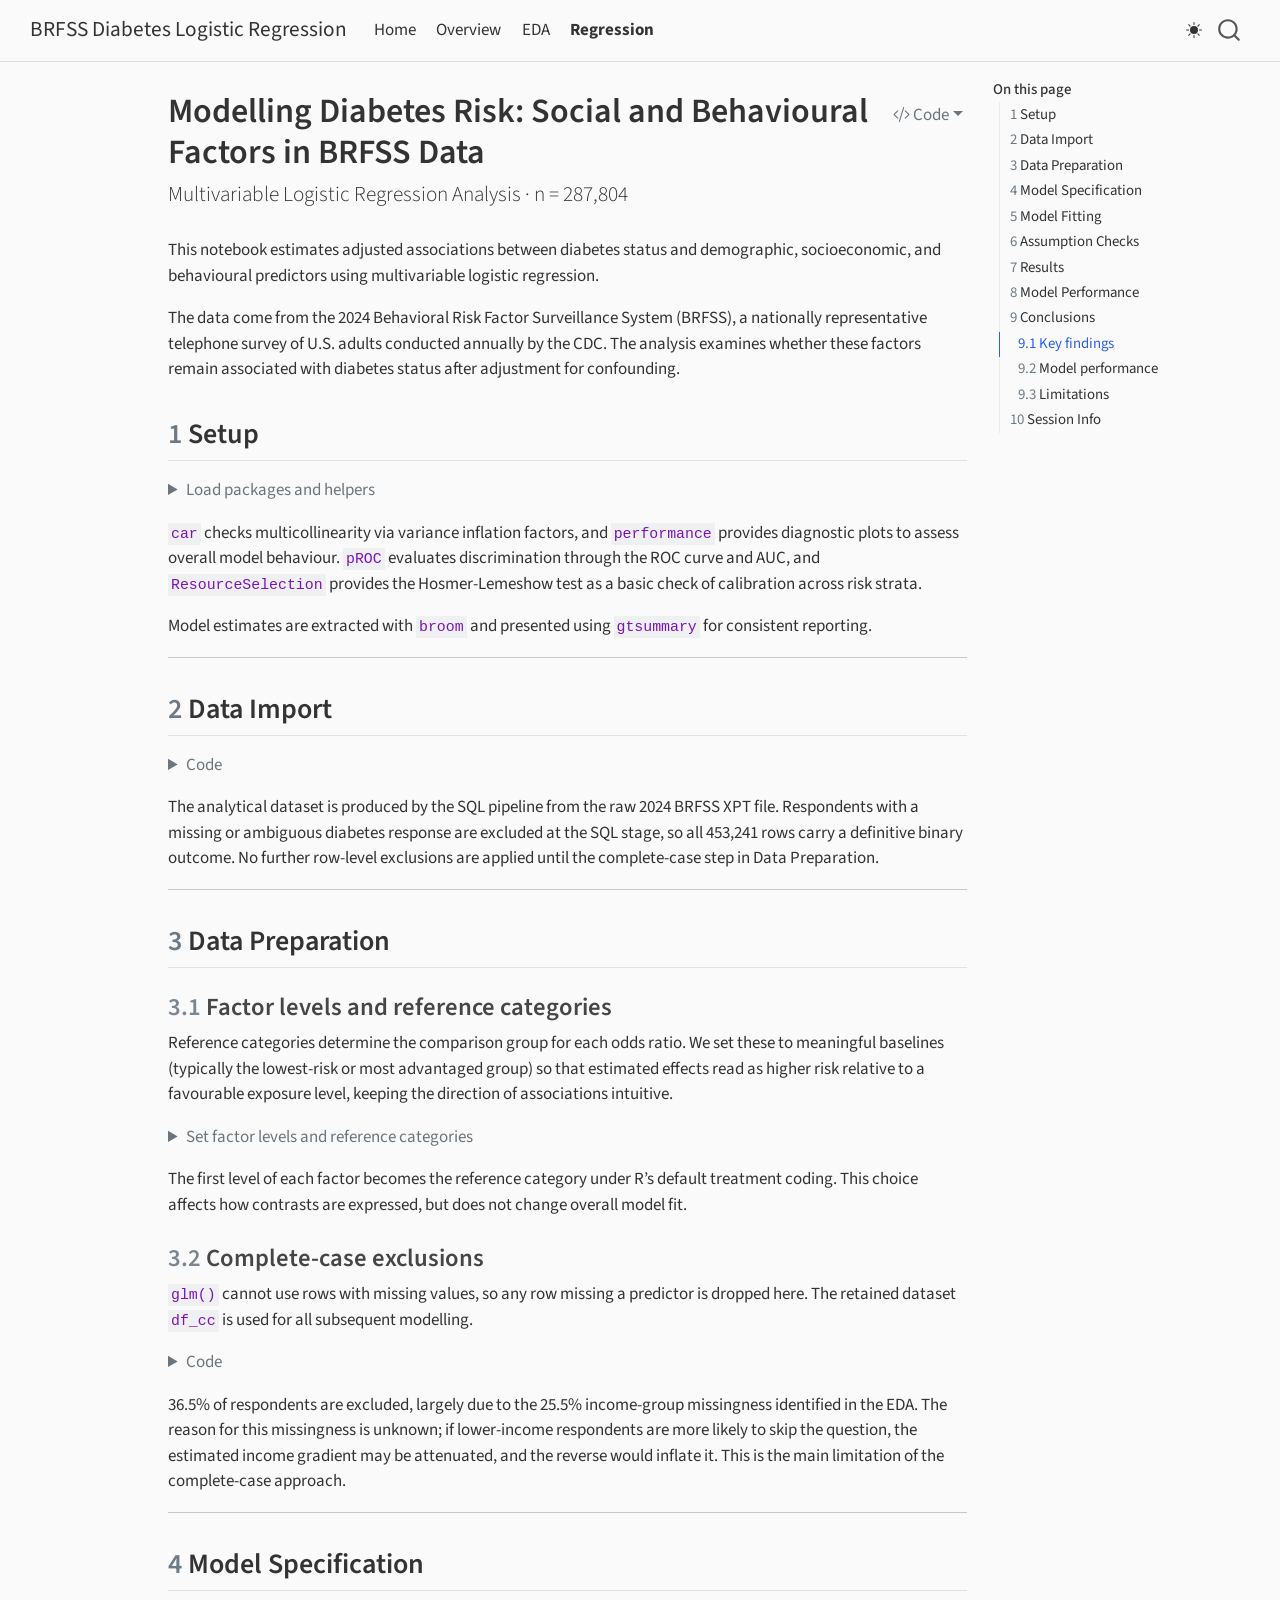
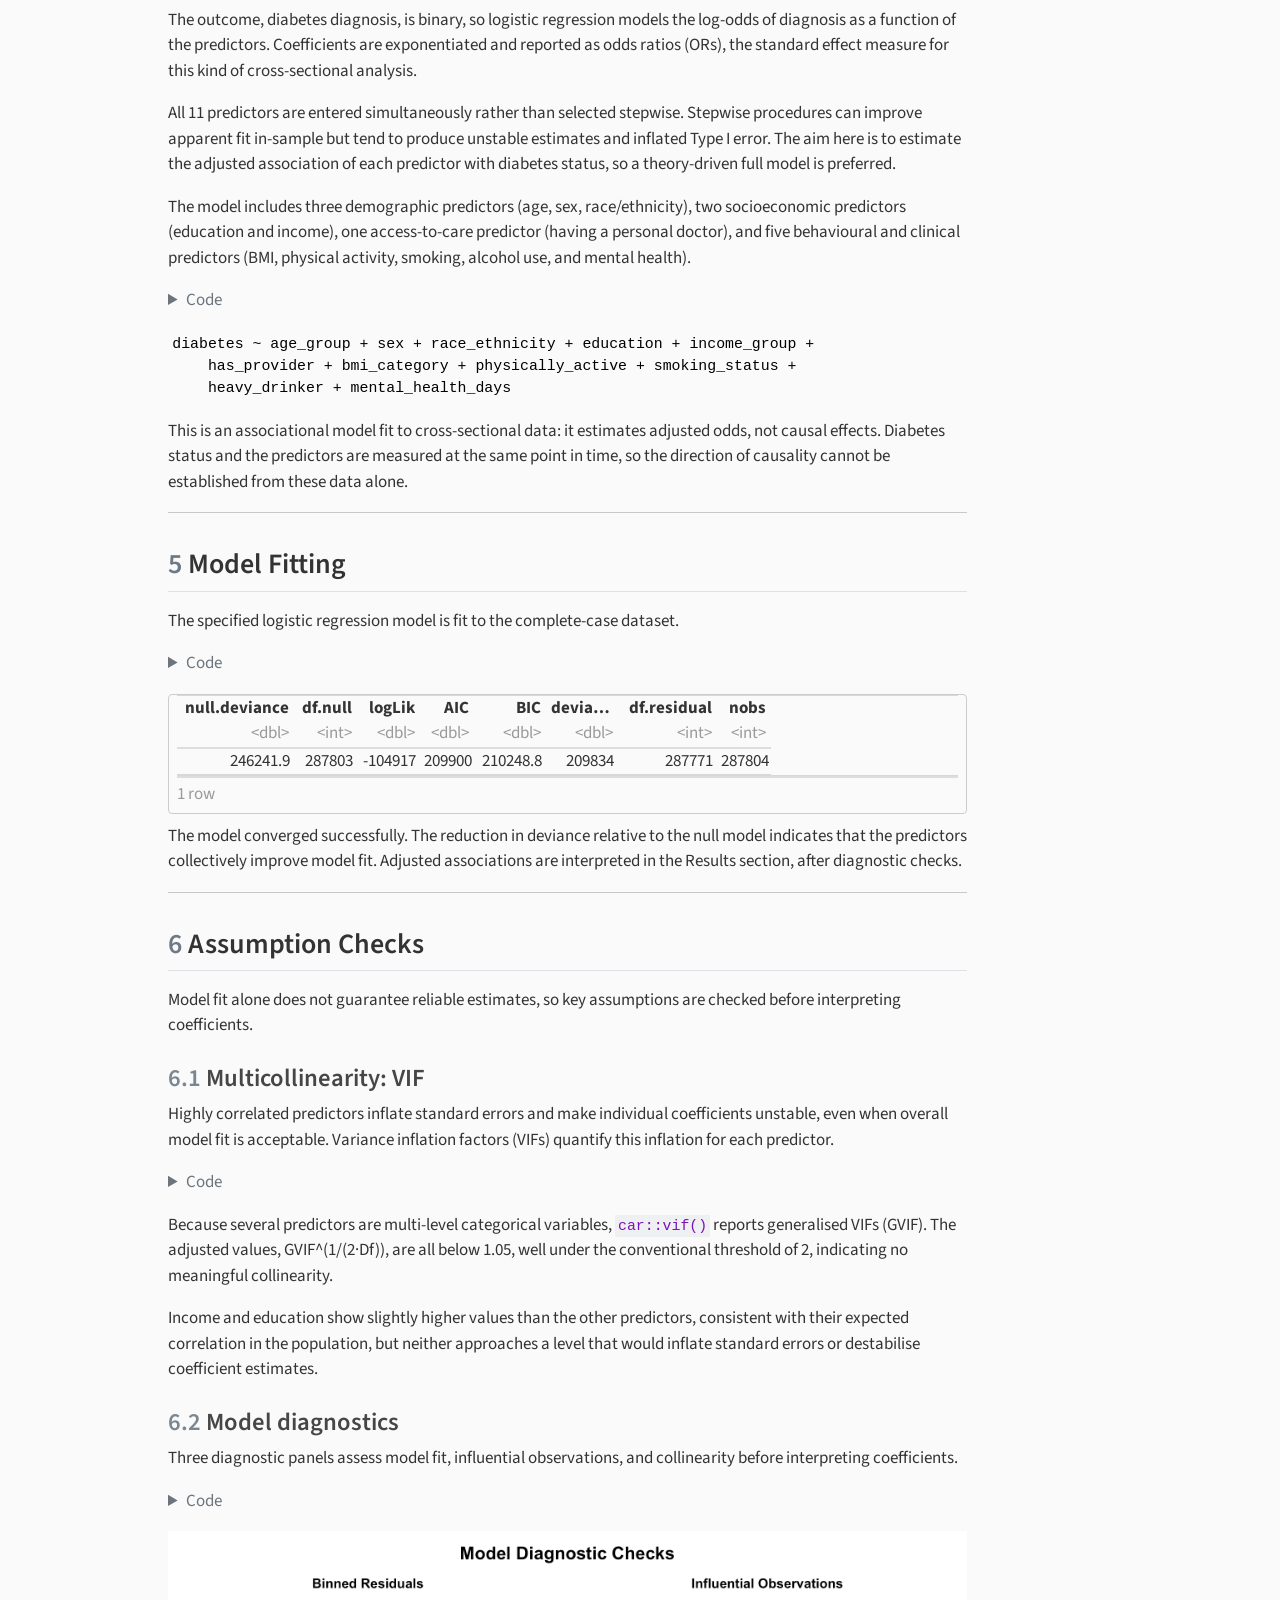
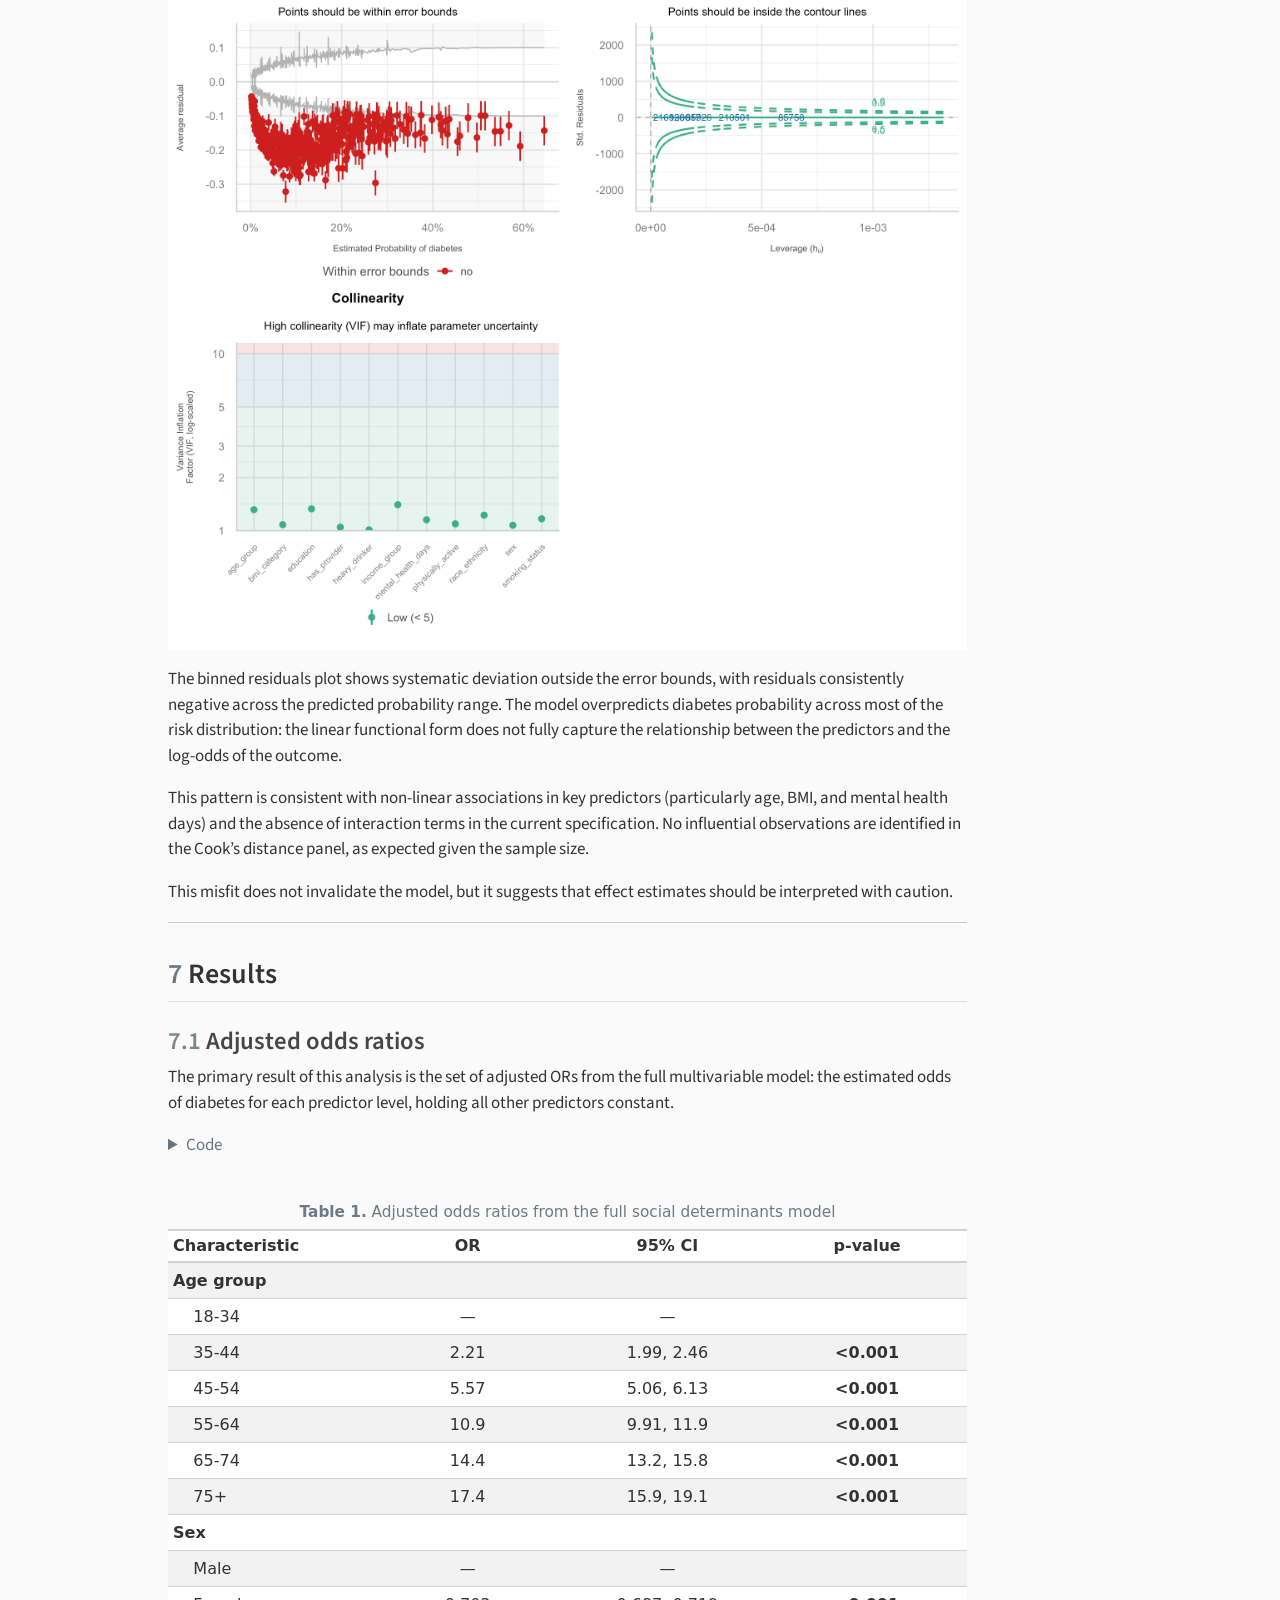
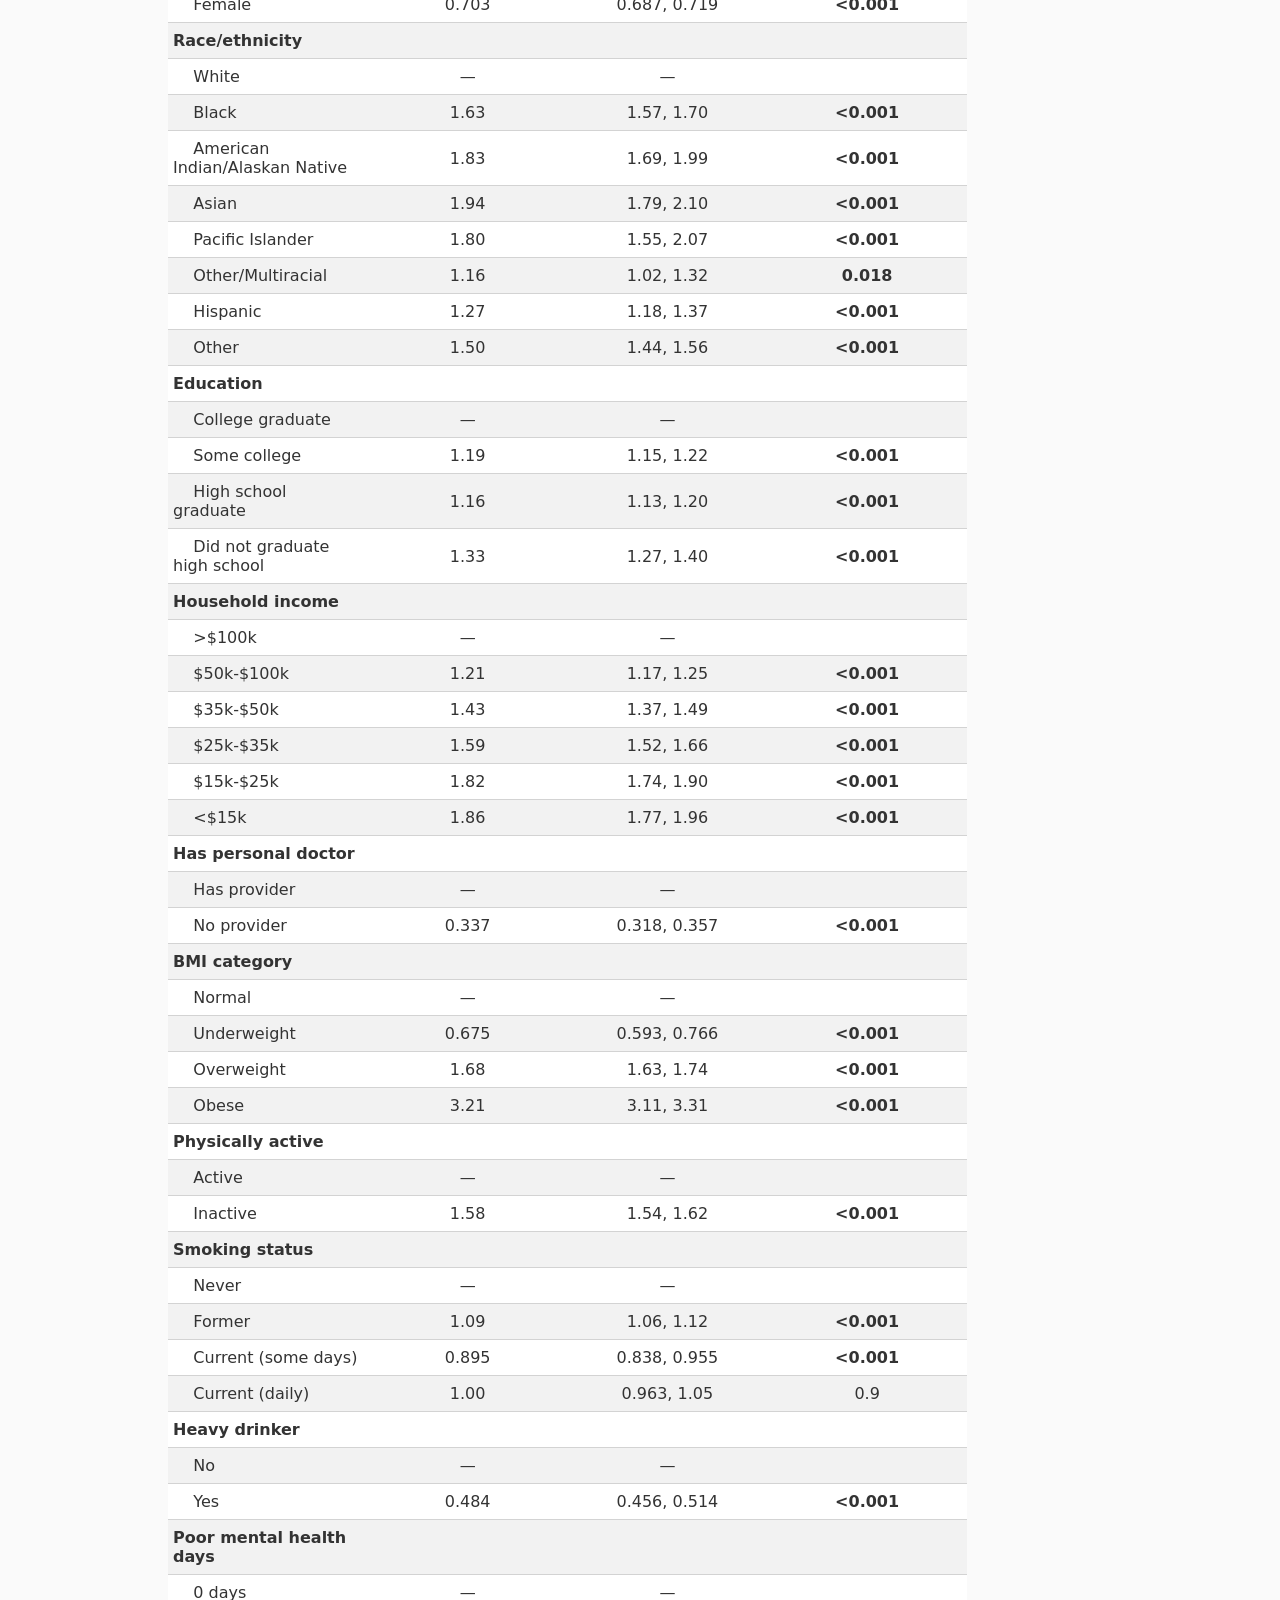
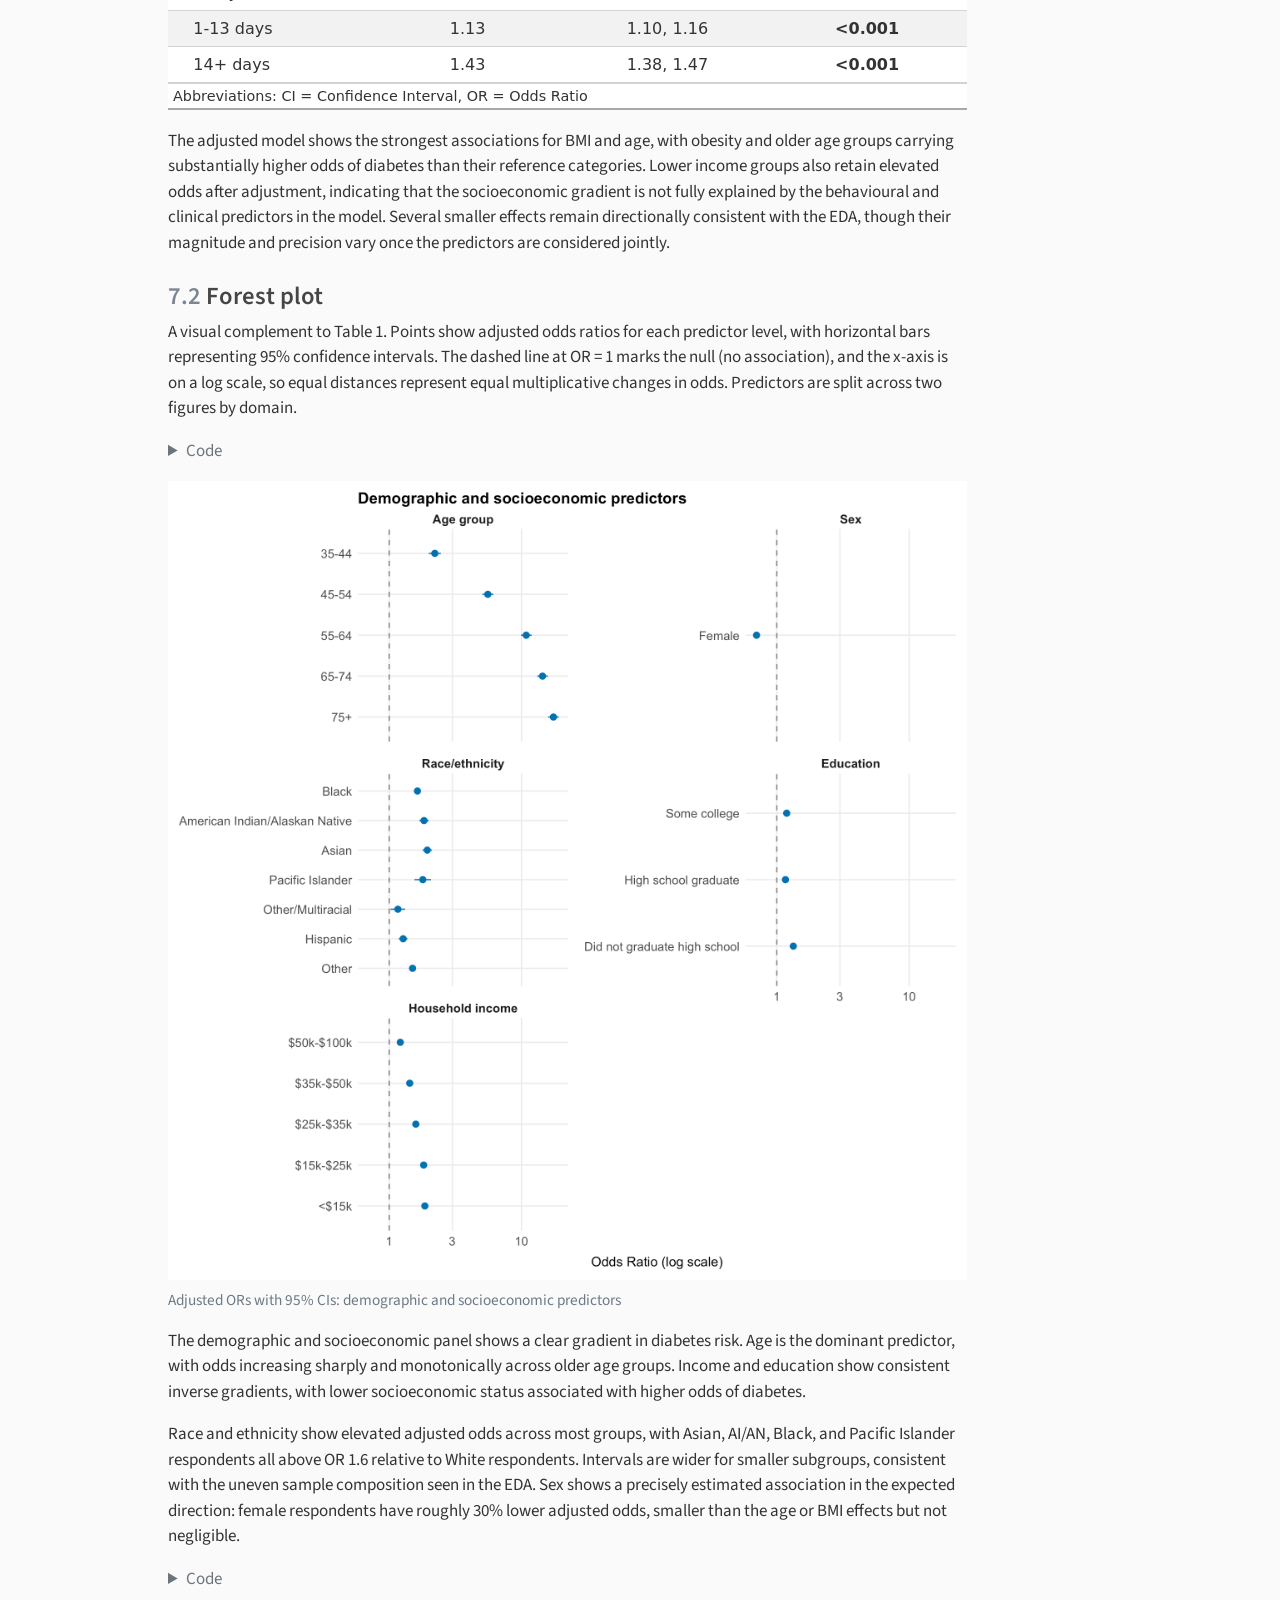
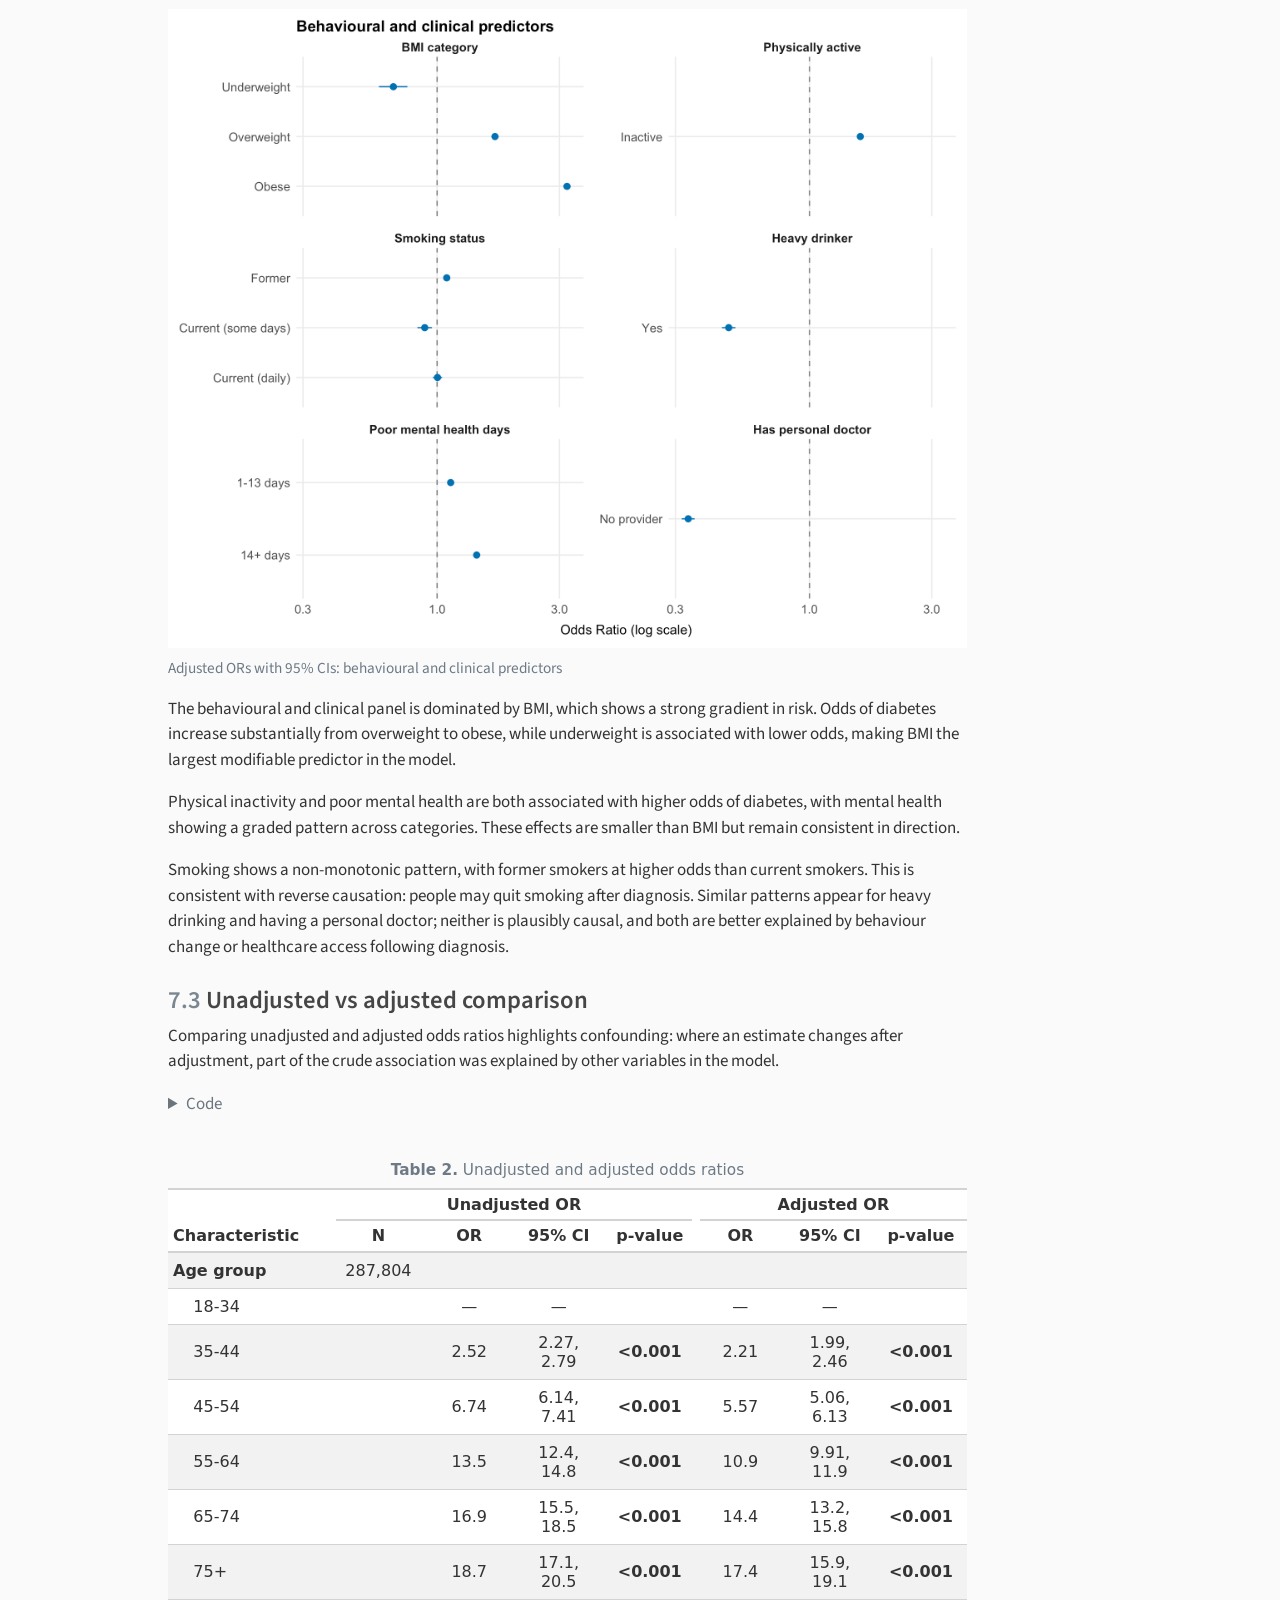
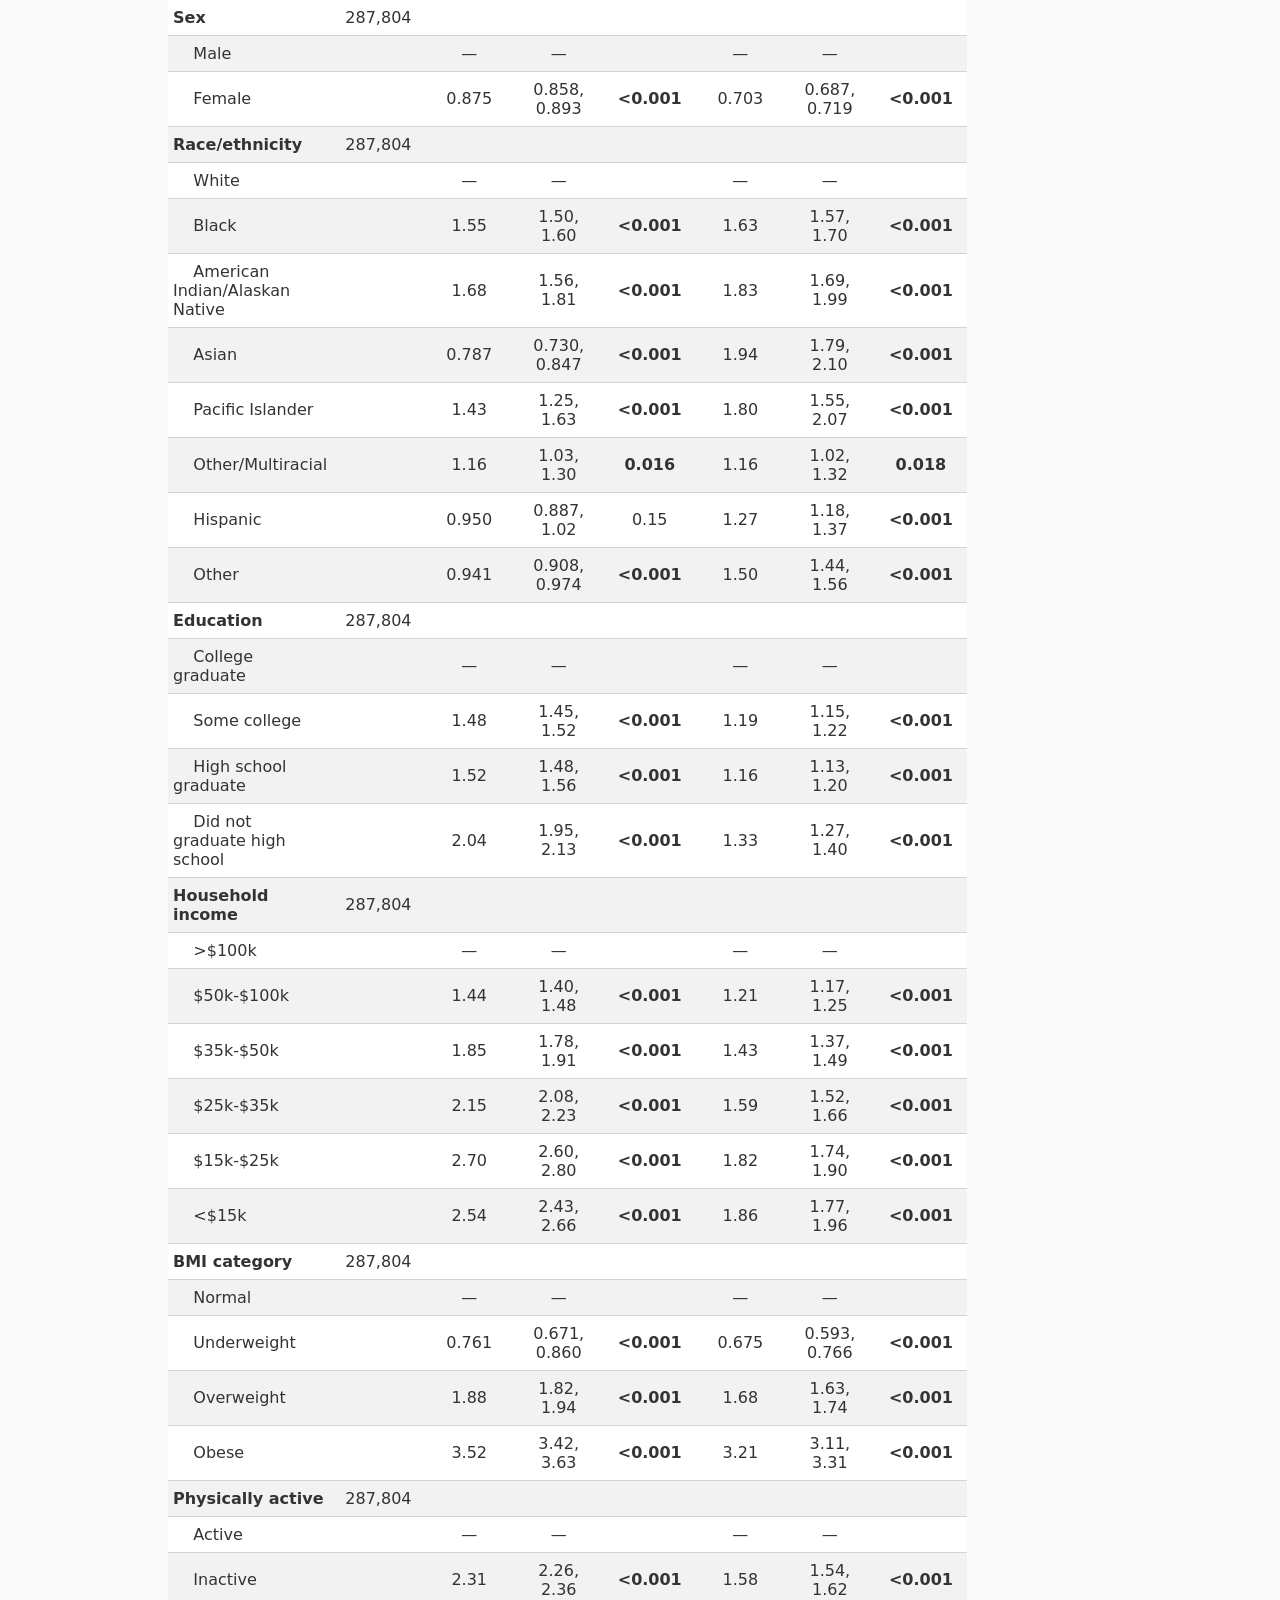
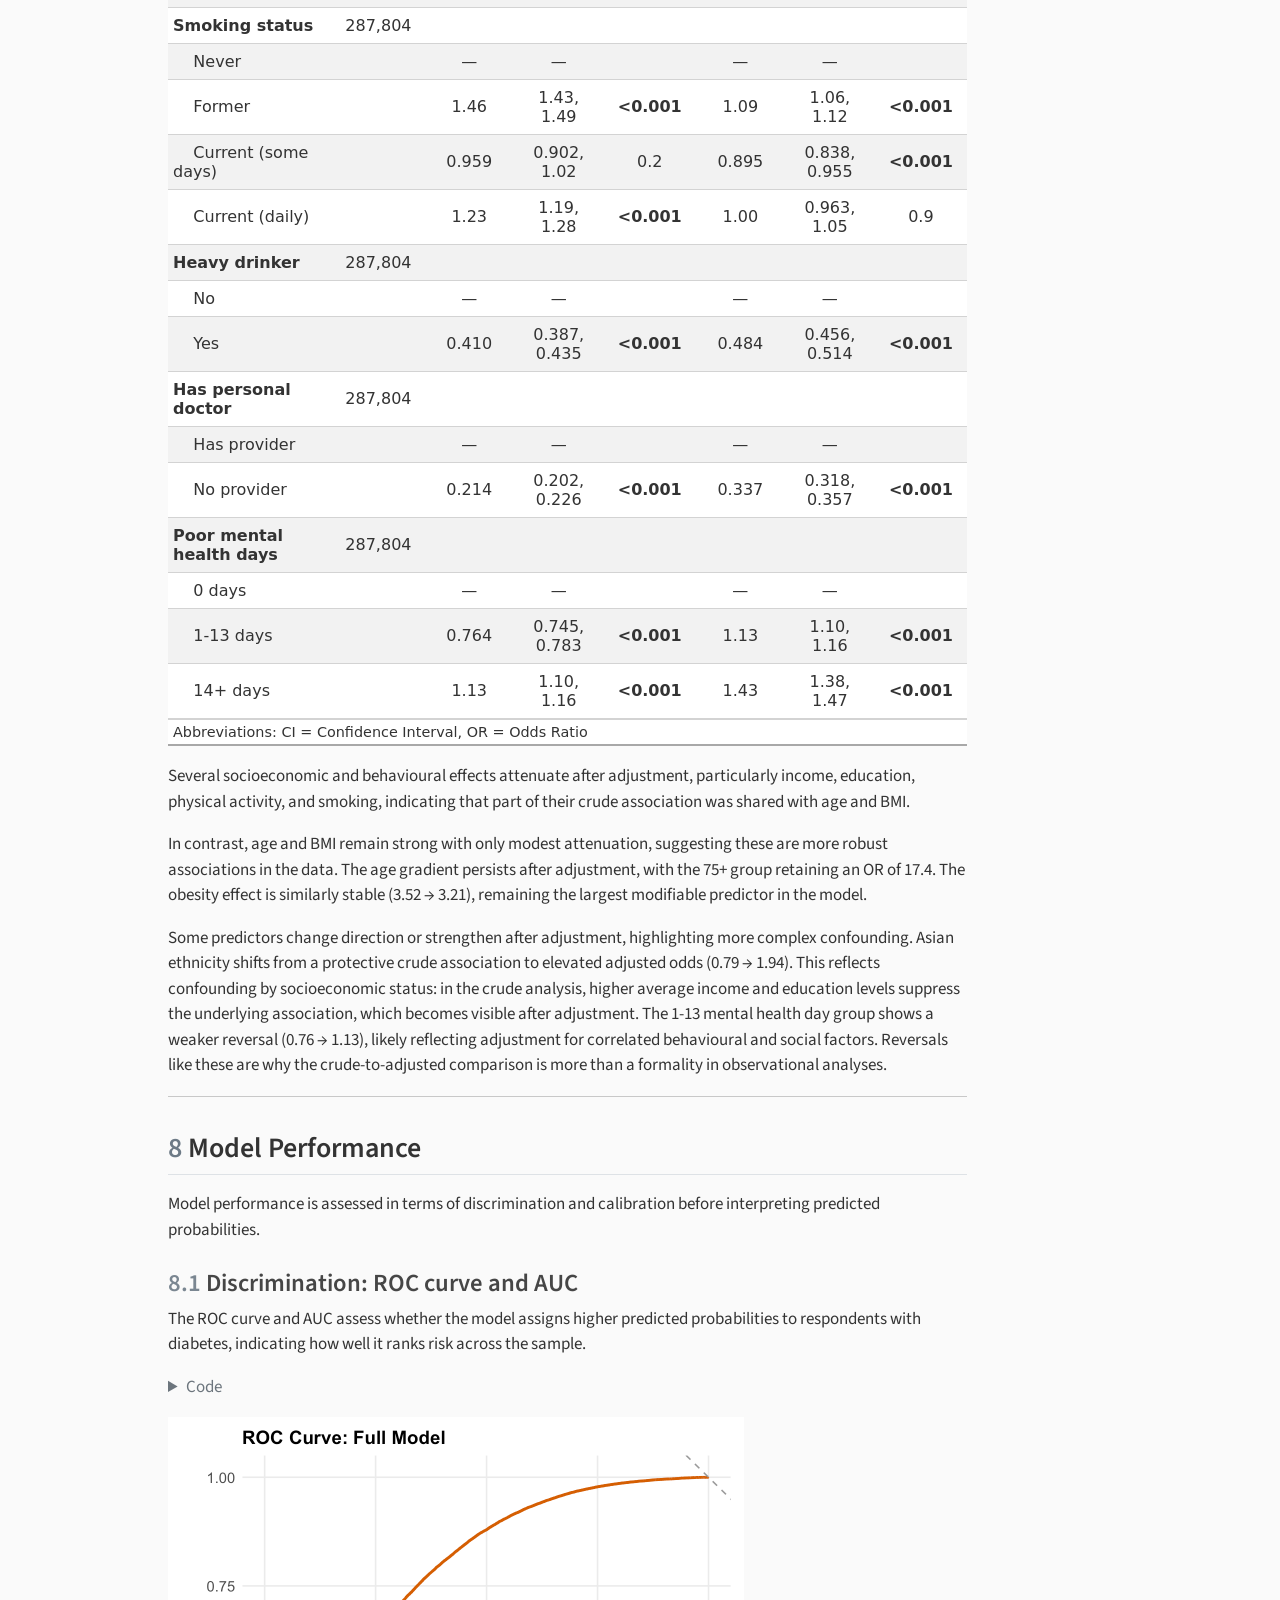
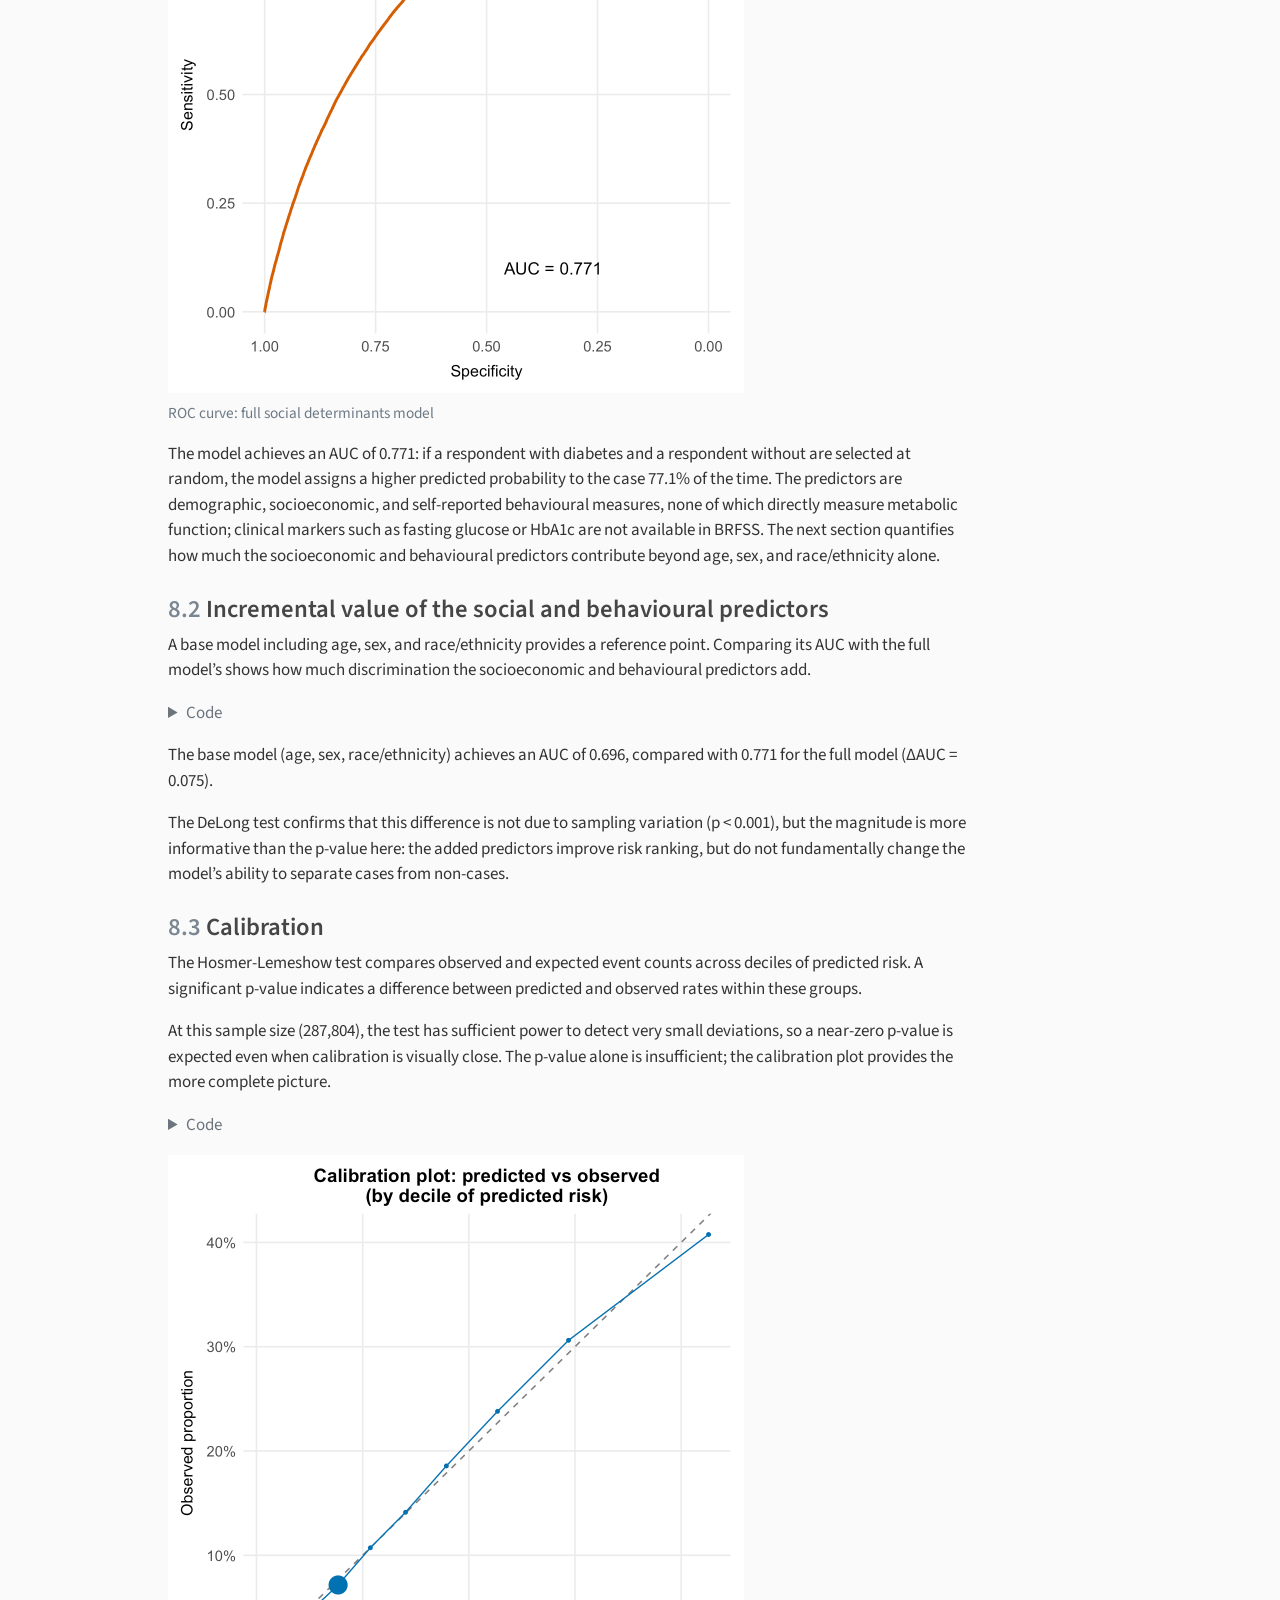
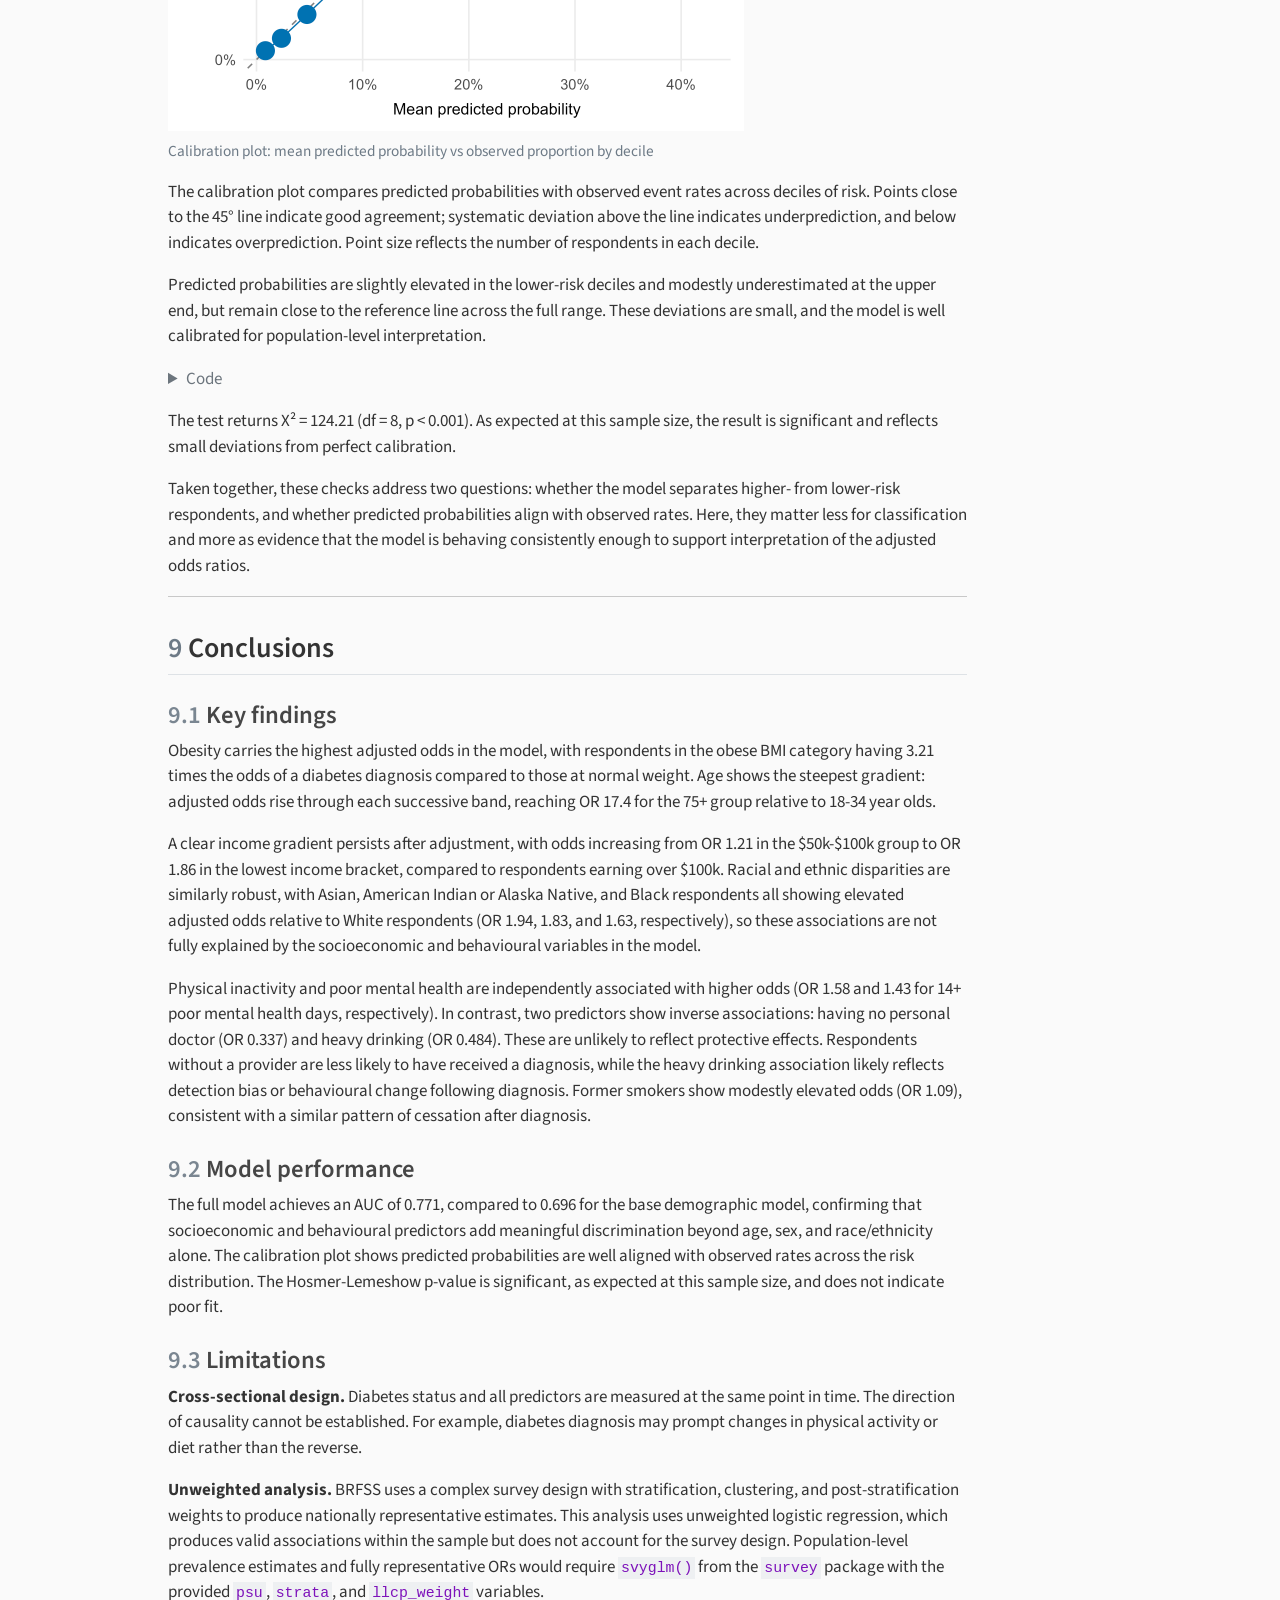
<file: analysis/logistic-regression.html>
<!DOCTYPE html>
<html xmlns="http://www.w3.org/1999/xhtml" lang="en" xml:lang="en"><head>

<meta charset="utf-8">
<meta name="generator" content="quarto-1.9.36">

<meta name="viewport" content="width=device-width, initial-scale=1.0, user-scalable=yes">


<title>Modelling Diabetes Risk: Social and Behavioural Factors in BRFSS Data – BRFSS Diabetes Logistic Regression</title>
<style>
/* Default styles provided by pandoc.
** See https://pandoc.org/MANUAL.html#variables-for-html for config info.
*/
code{white-space: pre-wrap;}
span.smallcaps{font-variant: small-caps;}
div.columns{display: flex; gap: min(4vw, 1.5em);}
div.column{flex: auto; overflow-x: auto;}
div.hanging-indent{margin-left: 1.5em; text-indent: -1.5em;}
ul.task-list{list-style: none;}
ul.task-list li input[type="checkbox"] {
  width: 0.8em;
  margin: 0 0.8em 0.2em -1em; /* quarto-specific, see https://github.com/quarto-dev/quarto-cli/issues/4556 */ 
  vertical-align: middle;
}
/* CSS for syntax highlighting */
html { -webkit-text-size-adjust: 100%; }
pre > code.sourceCode { white-space: pre; position: relative; }
pre > code.sourceCode > span { display: inline-block; line-height: 1.25; }
pre > code.sourceCode > span:empty { height: 1.2em; }
.sourceCode { overflow: visible; }
code.sourceCode > span { color: inherit; text-decoration: inherit; }
div.sourceCode { margin: 1em 0; }
pre.sourceCode { margin: 0; }
@media screen {
div.sourceCode { overflow: auto; }
}
@media print {
pre > code.sourceCode { white-space: pre-wrap; }
pre > code.sourceCode > span { text-indent: -5em; padding-left: 5em; }
}
pre.numberSource code
  { counter-reset: source-line 0; }
pre.numberSource code > span
  { position: relative; left: -4em; counter-increment: source-line; }
pre.numberSource code > span > a:first-child::before
  { content: counter(source-line);
    position: relative; left: -1em; text-align: right; vertical-align: baseline;
    border: none; display: inline-block;
    -webkit-touch-callout: none; -webkit-user-select: none;
    -khtml-user-select: none; -moz-user-select: none;
    -ms-user-select: none; user-select: none;
    padding: 0 4px; width: 4em;
  }
pre.numberSource { margin-left: 3em;  padding-left: 4px; }
div.sourceCode
  {   }
@media screen {
pre > code.sourceCode > span > a:first-child::before { text-decoration: underline; }
}
</style>


<script src="../site_libs/quarto-nav/quarto-nav.js"></script>
<script src="../site_libs/quarto-nav/headroom.min.js"></script>
<script src="../site_libs/clipboard/clipboard.min.js"></script>
<script src="../site_libs/quarto-search/autocomplete.umd.js"></script>
<script src="../site_libs/quarto-search/fuse.min.js"></script>
<script src="../site_libs/quarto-search/quarto-search.js"></script>
<meta name="quarto:offset" content="../">
<script src="../site_libs/quarto-html/quarto.js" type="module"></script>
<script src="../site_libs/quarto-html/tabsets/tabsets.js" type="module"></script>
<script src="../site_libs/quarto-html/popper.min.js"></script>
<script src="../site_libs/quarto-html/tippy.umd.min.js"></script>
<script src="../site_libs/quarto-html/anchor.min.js"></script>
<link href="../site_libs/quarto-html/tippy.css" rel="stylesheet">
<link href="../site_libs/quarto-html/quarto-syntax-highlighting-845c23b38eaddc0f92fda52bfe77a8c8.css" rel="stylesheet" class="quarto-color-scheme" id="quarto-text-highlighting-styles">
<link href="../site_libs/quarto-html/quarto-syntax-highlighting-dark-f418161beb48e0141c760e455f12af2c.css" rel="stylesheet" class="quarto-color-scheme quarto-color-alternate" id="quarto-text-highlighting-styles">
<link href="../site_libs/quarto-html/quarto-syntax-highlighting-845c23b38eaddc0f92fda52bfe77a8c8.css" rel="stylesheet" class="quarto-color-scheme-extra" id="quarto-text-highlighting-styles">
<script src="../site_libs/bootstrap/bootstrap.min.js"></script>
<link href="../site_libs/bootstrap/bootstrap-icons.css" rel="stylesheet">
<link href="../site_libs/bootstrap/bootstrap-7a39705657ab7e1fe95994d224fc8643.min.css" rel="stylesheet" append-hash="true" class="quarto-color-scheme" id="quarto-bootstrap" data-mode="light">
<link href="../site_libs/bootstrap/bootstrap-dark-5f6ddbb799a9de9152cc59a4c217d6ff.min.css" rel="stylesheet" append-hash="true" class="quarto-color-scheme quarto-color-alternate" id="quarto-bootstrap" data-mode="dark">
<link href="../site_libs/bootstrap/bootstrap-7a39705657ab7e1fe95994d224fc8643.min.css" rel="stylesheet" append-hash="true" class="quarto-color-scheme-extra" id="quarto-bootstrap" data-mode="light">
<script id="quarto-search-options" type="application/json">{
  "location": "navbar",
  "copy-button": false,
  "collapse-after": 3,
  "panel-placement": "end",
  "type": "overlay",
  "limit": 50,
  "keyboard-shortcut": [
    "f",
    "/",
    "s"
  ],
  "show-item-context": false,
  "language": {
    "search-no-results-text": "No results",
    "search-matching-documents-text": "matching documents",
    "search-copy-link-title": "Copy link to search",
    "search-hide-matches-text": "Hide additional matches",
    "search-more-match-text": "more match in this document",
    "search-more-matches-text": "more matches in this document",
    "search-clear-button-title": "Clear",
    "search-text-placeholder": "",
    "search-detached-cancel-button-title": "Cancel",
    "search-submit-button-title": "Submit",
    "search-label": "Search"
  }
}</script>
<link href="../site_libs/pagedtable-1.1/css/pagedtable.css" rel="stylesheet">
<script src="../site_libs/pagedtable-1.1/js/pagedtable.js"></script>


</head>

<body class="nav-fixed quarto-light"><script id="quarto-html-before-body" type="application/javascript">
    const toggleBodyColorMode = (bsSheetEl) => {
      const mode = bsSheetEl.getAttribute("data-mode");
      const bodyEl = window.document.querySelector("body");
      if (mode === "dark") {
        bodyEl.classList.add("quarto-dark");
        bodyEl.classList.remove("quarto-light");
      } else {
        bodyEl.classList.add("quarto-light");
        bodyEl.classList.remove("quarto-dark");
      }
    }
    const toggleBodyColorPrimary = () => {
      const bsSheetEl = window.document.querySelector("link#quarto-bootstrap:not([rel=disabled-stylesheet])");
      if (bsSheetEl) {
        toggleBodyColorMode(bsSheetEl);
      }
    }
    const setColorSchemeToggle = (alternate) => {
      const toggles = window.document.querySelectorAll('.quarto-color-scheme-toggle');
      for (let i=0; i < toggles.length; i++) {
        const toggle = toggles[i];
        if (toggle) {
          if (alternate) {
            toggle.classList.add("alternate");
          } else {
            toggle.classList.remove("alternate");
          }
        }
      }
    };
    const toggleColorMode = (alternate) => {
      // Switch the stylesheets
      const primaryStylesheets = window.document.querySelectorAll('link.quarto-color-scheme:not(.quarto-color-alternate)');
      const alternateStylesheets = window.document.querySelectorAll('link.quarto-color-scheme.quarto-color-alternate');
      manageTransitions('#quarto-margin-sidebar .nav-link', false);
      if (alternate) {
        // note: dark is layered on light, we don't disable primary!
        enableStylesheet(alternateStylesheets);
        for (const sheetNode of alternateStylesheets) {
          if (sheetNode.id === "quarto-bootstrap") {
            toggleBodyColorMode(sheetNode);
          }
        }
      } else {
        disableStylesheet(alternateStylesheets);
        enableStylesheet(primaryStylesheets)
        toggleBodyColorPrimary();
      }
      manageTransitions('#quarto-margin-sidebar .nav-link', true);
      // Switch the toggles
      setColorSchemeToggle(alternate)
      // Hack to workaround the fact that safari doesn't
      // properly recolor the scrollbar when toggling (#1455)
      if (navigator.userAgent.indexOf('Safari') > 0 && navigator.userAgent.indexOf('Chrome') == -1) {
        manageTransitions("body", false);
        window.scrollTo(0, 1);
        setTimeout(() => {
          window.scrollTo(0, 0);
          manageTransitions("body", true);
        }, 40);
      }
    }
    const disableStylesheet = (stylesheets) => {
      for (let i=0; i < stylesheets.length; i++) {
        const stylesheet = stylesheets[i];
        stylesheet.rel = 'disabled-stylesheet';
      }
    }
    const enableStylesheet = (stylesheets) => {
      for (let i=0; i < stylesheets.length; i++) {
        const stylesheet = stylesheets[i];
        if(stylesheet.rel !== 'stylesheet') { // for Chrome, which will still FOUC without this check
          stylesheet.rel = 'stylesheet';
        }
      }
    }
    const manageTransitions = (selector, allowTransitions) => {
      const els = window.document.querySelectorAll(selector);
      for (let i=0; i < els.length; i++) {
        const el = els[i];
        if (allowTransitions) {
          el.classList.remove('notransition');
        } else {
          el.classList.add('notransition');
        }
      }
    }
    const isFileUrl = () => {
      return window.location.protocol === 'file:';
    }
    const hasAlternateSentinel = () => {
      let styleSentinel = getColorSchemeSentinel();
      if (styleSentinel !== null) {
        return styleSentinel === "alternate";
      } else {
        return false;
      }
    }
    const setStyleSentinel = (alternate) => {
      const value = alternate ? "alternate" : "default";
      if (!isFileUrl()) {
        window.localStorage.setItem("quarto-color-scheme", value);
      } else {
        localAlternateSentinel = value;
      }
    }
    const getColorSchemeSentinel = () => {
      if (!isFileUrl()) {
        const storageValue = window.localStorage.getItem("quarto-color-scheme");
        return storageValue != null ? storageValue : localAlternateSentinel;
      } else {
        return localAlternateSentinel;
      }
    }
    const toggleGiscusIfUsed = (isAlternate, darkModeDefault) => {
      const baseTheme = document.querySelector('#giscus-base-theme')?.value ?? 'light';
      const alternateTheme = document.querySelector('#giscus-alt-theme')?.value ?? 'dark';
      let newTheme = '';
      if(authorPrefersDark) {
        newTheme = isAlternate ? baseTheme : alternateTheme;
      } else {
        newTheme = isAlternate ? alternateTheme : baseTheme;
      }
      const changeGiscusTheme = () => {
        // From: https://github.com/giscus/giscus/issues/336
        const sendMessage = (message) => {
          const iframe = document.querySelector('iframe.giscus-frame');
          if (!iframe) return;
          iframe.contentWindow.postMessage({ giscus: message }, 'https://giscus.app');
        }
        sendMessage({
          setConfig: {
            theme: newTheme
          }
        });
      }
      const isGiscussLoaded = window.document.querySelector('iframe.giscus-frame') !== null;
      if (isGiscussLoaded) {
        changeGiscusTheme();
      }
    };
    const authorPrefersDark = false;
    const darkModeDefault = authorPrefersDark;
      document.querySelector('link#quarto-text-highlighting-styles.quarto-color-scheme-extra').rel = 'disabled-stylesheet';
      document.querySelector('link#quarto-bootstrap.quarto-color-scheme-extra').rel = 'disabled-stylesheet';
    let localAlternateSentinel = darkModeDefault ? 'alternate' : 'default';
    // Dark / light mode switch
    window.quartoToggleColorScheme = () => {
      // Read the current dark / light value
      let toAlternate = !hasAlternateSentinel();
      toggleColorMode(toAlternate);
      setStyleSentinel(toAlternate);
      toggleGiscusIfUsed(toAlternate, darkModeDefault);
      window.dispatchEvent(new Event('resize'));
    };
    // Switch to dark mode if need be
    if (hasAlternateSentinel()) {
      toggleColorMode(true);
    } else {
      toggleColorMode(false);
    }
  </script>

<div id="quarto-search-results"></div>
  <header id="quarto-header" class="headroom fixed-top">
    <nav class="navbar navbar-expand-lg " data-bs-theme="dark">
      <div class="navbar-container container-fluid">
      <div class="navbar-brand-container mx-auto">
    <a class="navbar-brand" href="../index.html">
    <span class="navbar-title">BRFSS Diabetes Logistic Regression</span>
    </a>
  </div>
            <div id="quarto-search" class="" title="Search"></div>
          <button class="navbar-toggler" type="button" data-bs-toggle="collapse" data-bs-target="#navbarCollapse" aria-controls="navbarCollapse" role="menu" aria-expanded="false" aria-label="Toggle navigation" onclick="if (window.quartoToggleHeadroom) { window.quartoToggleHeadroom(); }">
  <span class="navbar-toggler-icon"></span>
</button>
          <div class="collapse navbar-collapse" id="navbarCollapse">
            <ul class="navbar-nav navbar-nav-scroll me-auto">
  <li class="nav-item">
    <a class="nav-link" href="../index.html"> 
<span class="menu-text">Home</span></a>
  </li>  
  <li class="nav-item">
    <a class="nav-link" href="../analysis/overview.html"> 
<span class="menu-text">Overview</span></a>
  </li>  
  <li class="nav-item">
    <a class="nav-link" href="../analysis/eda.html"> 
<span class="menu-text">EDA</span></a>
  </li>  
  <li class="nav-item">
    <a class="nav-link active" href="../analysis/logistic-regression.html" aria-current="page"> 
<span class="menu-text">Regression</span></a>
  </li>  
</ul>
          </div> <!-- /navcollapse -->
            <div class="quarto-navbar-tools">
  <a href="" class="quarto-color-scheme-toggle quarto-navigation-tool  px-1" onclick="window.quartoToggleColorScheme(); return false;" title="Toggle dark mode"><i class="bi"></i></a>
</div>
      </div> <!-- /container-fluid -->
    </nav>
</header>
<!-- content -->
<div id="quarto-content" class="quarto-container page-columns page-rows-contents page-layout-article page-navbar">
<!-- sidebar -->
<!-- margin-sidebar -->
    <div id="quarto-margin-sidebar" class="sidebar margin-sidebar">
        <nav id="TOC" role="doc-toc" class="toc-active">
    <h2 id="toc-title">On this page</h2>
   
  <ul>
  <li><a href="#setup" id="toc-setup" class="nav-link active" data-scroll-target="#setup"><span class="header-section-number">1</span> Setup</a></li>
  <li><a href="#data-import" id="toc-data-import" class="nav-link" data-scroll-target="#data-import"><span class="header-section-number">2</span> Data Import</a></li>
  <li><a href="#data-preparation" id="toc-data-preparation" class="nav-link" data-scroll-target="#data-preparation"><span class="header-section-number">3</span> Data Preparation</a>
  <ul class="collapse">
  <li><a href="#factor-levels-and-reference-categories" id="toc-factor-levels-and-reference-categories" class="nav-link" data-scroll-target="#factor-levels-and-reference-categories"><span class="header-section-number">3.1</span> Factor levels and reference categories</a></li>
  <li><a href="#complete-case-exclusions" id="toc-complete-case-exclusions" class="nav-link" data-scroll-target="#complete-case-exclusions"><span class="header-section-number">3.2</span> Complete-case exclusions</a></li>
  </ul></li>
  <li><a href="#model-specification" id="toc-model-specification" class="nav-link" data-scroll-target="#model-specification"><span class="header-section-number">4</span> Model Specification</a></li>
  <li><a href="#model-fitting" id="toc-model-fitting" class="nav-link" data-scroll-target="#model-fitting"><span class="header-section-number">5</span> Model Fitting</a></li>
  <li><a href="#assumption-checks" id="toc-assumption-checks" class="nav-link" data-scroll-target="#assumption-checks"><span class="header-section-number">6</span> Assumption Checks</a>
  <ul class="collapse">
  <li><a href="#multicollinearity-vif" id="toc-multicollinearity-vif" class="nav-link" data-scroll-target="#multicollinearity-vif"><span class="header-section-number">6.1</span> Multicollinearity: VIF</a></li>
  <li><a href="#model-diagnostics" id="toc-model-diagnostics" class="nav-link" data-scroll-target="#model-diagnostics"><span class="header-section-number">6.2</span> Model diagnostics</a></li>
  </ul></li>
  <li><a href="#results" id="toc-results" class="nav-link" data-scroll-target="#results"><span class="header-section-number">7</span> Results</a>
  <ul class="collapse">
  <li><a href="#adjusted-odds-ratios" id="toc-adjusted-odds-ratios" class="nav-link" data-scroll-target="#adjusted-odds-ratios"><span class="header-section-number">7.1</span> Adjusted odds ratios</a></li>
  <li><a href="#forest-plot" id="toc-forest-plot" class="nav-link" data-scroll-target="#forest-plot"><span class="header-section-number">7.2</span> Forest plot</a></li>
  <li><a href="#unadjusted-vs-adjusted-comparison" id="toc-unadjusted-vs-adjusted-comparison" class="nav-link" data-scroll-target="#unadjusted-vs-adjusted-comparison"><span class="header-section-number">7.3</span> Unadjusted vs adjusted comparison</a></li>
  </ul></li>
  <li><a href="#model-performance" id="toc-model-performance" class="nav-link" data-scroll-target="#model-performance"><span class="header-section-number">8</span> Model Performance</a>
  <ul class="collapse">
  <li><a href="#discrimination-roc-curve-and-auc" id="toc-discrimination-roc-curve-and-auc" class="nav-link" data-scroll-target="#discrimination-roc-curve-and-auc"><span class="header-section-number">8.1</span> Discrimination: ROC curve and AUC</a></li>
  <li><a href="#incremental-value-of-the-social-and-behavioural-predictors" id="toc-incremental-value-of-the-social-and-behavioural-predictors" class="nav-link" data-scroll-target="#incremental-value-of-the-social-and-behavioural-predictors"><span class="header-section-number">8.2</span> Incremental value of the social and behavioural predictors</a></li>
  <li><a href="#calibration" id="toc-calibration" class="nav-link" data-scroll-target="#calibration"><span class="header-section-number">8.3</span> Calibration</a></li>
  </ul></li>
  <li><a href="#conclusions" id="toc-conclusions" class="nav-link" data-scroll-target="#conclusions"><span class="header-section-number">9</span> Conclusions</a>
  <ul class="collapse">
  <li><a href="#key-findings" id="toc-key-findings" class="nav-link" data-scroll-target="#key-findings"><span class="header-section-number">9.1</span> Key findings</a></li>
  <li><a href="#model-performance-1" id="toc-model-performance-1" class="nav-link" data-scroll-target="#model-performance-1"><span class="header-section-number">9.2</span> Model performance</a></li>
  <li><a href="#limitations" id="toc-limitations" class="nav-link" data-scroll-target="#limitations"><span class="header-section-number">9.3</span> Limitations</a></li>
  </ul></li>
  <li><a href="#session-info" id="toc-session-info" class="nav-link" data-scroll-target="#session-info"><span class="header-section-number">10</span> Session Info</a></li>
  </ul>
</nav>
    </div>
<!-- main -->
<main class="content" id="quarto-document-content">


<header id="title-block-header" class="quarto-title-block default">
<div class="quarto-title">
<div class="quarto-title-block"><div><h1 class="title">Modelling Diabetes Risk: Social and Behavioural Factors in BRFSS Data</h1><button type="button" class="btn code-tools-button dropdown-toggle" id="quarto-code-tools-menu" data-bs-toggle="dropdown" aria-expanded="false"><i class="bi"></i> Code</button><ul class="dropdown-menu dropdown-menu-end" aria-labelelledby="quarto-code-tools-menu"><li><a id="quarto-show-all-code" class="dropdown-item" href="javascript:void(0)" role="button">Show All Code</a></li><li><a id="quarto-hide-all-code" class="dropdown-item" href="javascript:void(0)" role="button">Hide All Code</a></li><li><hr class="dropdown-divider"></li><li><a id="quarto-view-source" class="dropdown-item" href="javascript:void(0)" role="button">View Source</a></li></ul></div></div>
<p class="subtitle lead">Multivariable Logistic Regression Analysis · n = 287,804</p>
</div>



<div class="quarto-title-meta">

    
  
    
  </div>
  


</header>


<p>This notebook estimates adjusted associations between diabetes status and demographic, socioeconomic, and behavioural predictors using multivariable logistic regression.</p>
<p>The data come from the 2024 Behavioral Risk Factor Surveillance System (BRFSS), a nationally representative telephone survey of U.S. adults conducted annually by the CDC. The analysis examines whether these factors remain associated with diabetes status after adjustment for confounding.</p>
<section id="setup" class="level2" data-number="1">
<h2 data-number="1" class="anchored" data-anchor-id="setup"><span class="header-section-number">1</span> Setup</h2>
<div class="cell">
<details class="code-fold">
<summary>Load packages and helpers</summary>
<div class="code-copy-outer-scaffold"><div class="sourceCode cell-code" id="cb1"><pre class="sourceCode r code-with-copy"><code class="sourceCode r"><span id="cb1-1"><a href="#cb1-1" aria-hidden="true" tabindex="-1"></a><span class="fu">library</span>(here)</span>
<span id="cb1-2"><a href="#cb1-2" aria-hidden="true" tabindex="-1"></a><span class="fu">library</span>(tidyverse)</span>
<span id="cb1-3"><a href="#cb1-3" aria-hidden="true" tabindex="-1"></a><span class="fu">library</span>(arrow)</span>
<span id="cb1-4"><a href="#cb1-4" aria-hidden="true" tabindex="-1"></a><span class="fu">library</span>(gtsummary)</span>
<span id="cb1-5"><a href="#cb1-5" aria-hidden="true" tabindex="-1"></a><span class="fu">library</span>(janitor)</span>
<span id="cb1-6"><a href="#cb1-6" aria-hidden="true" tabindex="-1"></a><span class="fu">library</span>(broom)            <span class="co"># tidy(): extract model coefficients as a data frame</span></span>
<span id="cb1-7"><a href="#cb1-7" aria-hidden="true" tabindex="-1"></a><span class="fu">library</span>(car)              <span class="co"># vif(): variance inflation factors</span></span>
<span id="cb1-8"><a href="#cb1-8" aria-hidden="true" tabindex="-1"></a><span class="fu">library</span>(performance)      <span class="co"># check_model(): visual diagnostic plots</span></span>
<span id="cb1-9"><a href="#cb1-9" aria-hidden="true" tabindex="-1"></a><span class="fu">library</span>(see)              <span class="co"># plotting backend for performance</span></span>
<span id="cb1-10"><a href="#cb1-10" aria-hidden="true" tabindex="-1"></a><span class="fu">library</span>(patchwork)        <span class="co"># plot composition and annotation</span></span>
<span id="cb1-11"><a href="#cb1-11" aria-hidden="true" tabindex="-1"></a><span class="fu">library</span>(pROC)             <span class="co"># roc(), auc(), ggroc(): ROC curve and AUC</span></span>
<span id="cb1-12"><a href="#cb1-12" aria-hidden="true" tabindex="-1"></a><span class="fu">library</span>(ResourceSelection) <span class="co"># hoslem.test(): Hosmer-Lemeshow goodness-of-fit</span></span>
<span id="cb1-13"><a href="#cb1-13" aria-hidden="true" tabindex="-1"></a></span>
<span id="cb1-14"><a href="#cb1-14" aria-hidden="true" tabindex="-1"></a><span class="fu">source</span>(<span class="fu">here</span>(<span class="st">"R"</span>, <span class="st">"utils.R"</span>))</span>
<span id="cb1-15"><a href="#cb1-15" aria-hidden="true" tabindex="-1"></a><span class="fu">source</span>(<span class="fu">here</span>(<span class="st">"R"</span>, <span class="st">"plot_theme.R"</span>))</span></code></pre></div><button title="Copy to Clipboard" class="code-copy-button"><i class="bi"></i></button></div>
</details>
</div>
<p><code>car</code> checks multicollinearity via variance inflation factors, and <code>performance</code> provides diagnostic plots to assess overall model behaviour. <code>pROC</code> evaluates discrimination through the ROC curve and AUC, and <code>ResourceSelection</code> provides the Hosmer-Lemeshow test as a basic check of calibration across risk strata.</p>
<p>Model estimates are extracted with <code>broom</code> and presented using <code>gtsummary</code> for consistent reporting.</p>
<hr>
</section>
<section id="data-import" class="level2" data-number="2">
<h2 data-number="2" class="anchored" data-anchor-id="data-import"><span class="header-section-number">2</span> Data Import</h2>
<div class="cell">
<details class="code-fold">
<summary>Code</summary>
<div class="code-copy-outer-scaffold"><div class="sourceCode cell-code" id="cb2"><pre class="sourceCode r code-with-copy"><code class="sourceCode r"><span id="cb2-1"><a href="#cb2-1" aria-hidden="true" tabindex="-1"></a>df_raw <span class="ot">&lt;-</span> <span class="fu">read_parquet</span>(<span class="fu">here</span>(<span class="st">"data"</span>, <span class="st">"processed"</span>, <span class="st">"analysis_dataset.parquet"</span>))</span>
<span id="cb2-2"><a href="#cb2-2" aria-hidden="true" tabindex="-1"></a><span class="fu">cat</span>(<span class="st">"Rows:"</span>, <span class="fu">nrow</span>(df_raw), <span class="st">"| Columns:"</span>, <span class="fu">ncol</span>(df_raw), <span class="st">"</span><span class="sc">\n</span><span class="st">"</span>)</span>
<span id="cb2-3"><a href="#cb2-3" aria-hidden="true" tabindex="-1"></a><span class="do">## Rows: 453241 | Columns: 15</span></span></code></pre></div><button title="Copy to Clipboard" class="code-copy-button"><i class="bi"></i></button></div>
</details>
</div>
<p>The analytical dataset is produced by the SQL pipeline from the raw 2024 BRFSS XPT file. Respondents with a missing or ambiguous diabetes response are excluded at the SQL stage, so all 453,241 rows carry a definitive binary outcome. No further row-level exclusions are applied until the complete-case step in Data Preparation.</p>
<hr>
</section>
<section id="data-preparation" class="level2" data-number="3">
<h2 data-number="3" class="anchored" data-anchor-id="data-preparation"><span class="header-section-number">3</span> Data Preparation</h2>
<section id="factor-levels-and-reference-categories" class="level3" data-number="3.1">
<h3 data-number="3.1" class="anchored" data-anchor-id="factor-levels-and-reference-categories"><span class="header-section-number">3.1</span> Factor levels and reference categories</h3>
<p>Reference categories determine the comparison group for each odds ratio. We set these to meaningful baselines (typically the lowest-risk or most advantaged group) so that estimated effects read as higher risk relative to a favourable exposure level, keeping the direction of associations intuitive.</p>
<div class="cell">
<details class="code-fold">
<summary>Set factor levels and reference categories</summary>
<div class="code-copy-outer-scaffold"><div class="sourceCode cell-code" id="cb3"><pre class="sourceCode r code-with-copy"><code class="sourceCode r"><span id="cb3-1"><a href="#cb3-1" aria-hidden="true" tabindex="-1"></a>df <span class="ot">&lt;-</span> df_raw <span class="sc">|&gt;</span></span>
<span id="cb3-2"><a href="#cb3-2" aria-hidden="true" tabindex="-1"></a>  <span class="fu">mutate</span>(</span>
<span id="cb3-3"><a href="#cb3-3" aria-hidden="true" tabindex="-1"></a>    <span class="at">diabetes =</span> <span class="fu">factor</span>(diabetes, <span class="at">levels =</span> <span class="fu">c</span>(<span class="dv">0</span>, <span class="dv">1</span>), <span class="at">labels =</span> <span class="fu">c</span>(<span class="st">"No"</span>, <span class="st">"Yes"</span>)),</span>
<span id="cb3-4"><a href="#cb3-4" aria-hidden="true" tabindex="-1"></a></span>
<span id="cb3-5"><a href="#cb3-5" aria-hidden="true" tabindex="-1"></a>    <span class="at">age_group =</span> <span class="fu">factor</span>(age_group,</span>
<span id="cb3-6"><a href="#cb3-6" aria-hidden="true" tabindex="-1"></a>                       <span class="at">levels =</span> <span class="fu">c</span>(<span class="st">"18-34"</span>, <span class="st">"35-44"</span>, <span class="st">"45-54"</span>, <span class="st">"55-64"</span>, <span class="st">"65-74"</span>, <span class="st">"75+"</span>)),</span>
<span id="cb3-7"><a href="#cb3-7" aria-hidden="true" tabindex="-1"></a></span>
<span id="cb3-8"><a href="#cb3-8" aria-hidden="true" tabindex="-1"></a>    <span class="at">sex =</span> <span class="fu">factor</span>(sex, <span class="at">levels =</span> <span class="fu">c</span>(<span class="st">"Male"</span>, <span class="st">"Female"</span>)),</span>
<span id="cb3-9"><a href="#cb3-9" aria-hidden="true" tabindex="-1"></a></span>
<span id="cb3-10"><a href="#cb3-10" aria-hidden="true" tabindex="-1"></a>    <span class="at">race_ethnicity =</span> <span class="fu">factor</span>(race_ethnicity,</span>
<span id="cb3-11"><a href="#cb3-11" aria-hidden="true" tabindex="-1"></a>                            <span class="at">levels =</span> <span class="fu">c</span>(<span class="st">"White"</span>, <span class="st">"Black"</span>,</span>
<span id="cb3-12"><a href="#cb3-12" aria-hidden="true" tabindex="-1"></a>                                       <span class="st">"American Indian/Alaskan Native"</span>,</span>
<span id="cb3-13"><a href="#cb3-13" aria-hidden="true" tabindex="-1"></a>                                       <span class="st">"Asian"</span>, <span class="st">"Pacific Islander"</span>,</span>
<span id="cb3-14"><a href="#cb3-14" aria-hidden="true" tabindex="-1"></a>                                       <span class="st">"Other/Multiracial"</span>,</span>
<span id="cb3-15"><a href="#cb3-15" aria-hidden="true" tabindex="-1"></a>                                       <span class="st">"Hispanic"</span>, <span class="st">"Other"</span>)),</span>
<span id="cb3-16"><a href="#cb3-16" aria-hidden="true" tabindex="-1"></a></span>
<span id="cb3-17"><a href="#cb3-17" aria-hidden="true" tabindex="-1"></a>    <span class="at">education =</span> <span class="fu">factor</span>(education,</span>
<span id="cb3-18"><a href="#cb3-18" aria-hidden="true" tabindex="-1"></a>                       <span class="at">levels =</span> <span class="fu">c</span>(<span class="st">"College graduate"</span>, <span class="st">"Some college"</span>,</span>
<span id="cb3-19"><a href="#cb3-19" aria-hidden="true" tabindex="-1"></a>                                  <span class="st">"High school graduate"</span>, <span class="st">"Did not graduate high school"</span>)),</span>
<span id="cb3-20"><a href="#cb3-20" aria-hidden="true" tabindex="-1"></a></span>
<span id="cb3-21"><a href="#cb3-21" aria-hidden="true" tabindex="-1"></a>    <span class="at">income_group =</span> <span class="fu">factor</span>(income_group,</span>
<span id="cb3-22"><a href="#cb3-22" aria-hidden="true" tabindex="-1"></a>                          <span class="at">levels =</span> <span class="fu">c</span>(<span class="st">"&gt;$100k"</span>, <span class="st">"$50k-$100k"</span>, <span class="st">"$35k-$50k"</span>,</span>
<span id="cb3-23"><a href="#cb3-23" aria-hidden="true" tabindex="-1"></a>                                     <span class="st">"$25k-$35k"</span>, <span class="st">"$15k-$25k"</span>, <span class="st">"&lt;$15k"</span>)),</span>
<span id="cb3-24"><a href="#cb3-24" aria-hidden="true" tabindex="-1"></a></span>
<span id="cb3-25"><a href="#cb3-25" aria-hidden="true" tabindex="-1"></a>    <span class="at">bmi_category =</span> <span class="fu">factor</span>(bmi_category,</span>
<span id="cb3-26"><a href="#cb3-26" aria-hidden="true" tabindex="-1"></a>                          <span class="at">levels =</span> <span class="fu">c</span>(<span class="st">"Normal"</span>, <span class="st">"Underweight"</span>, <span class="st">"Overweight"</span>, <span class="st">"Obese"</span>)),</span>
<span id="cb3-27"><a href="#cb3-27" aria-hidden="true" tabindex="-1"></a></span>
<span id="cb3-28"><a href="#cb3-28" aria-hidden="true" tabindex="-1"></a>    <span class="at">physically_active =</span> <span class="fu">factor</span>(physically_active, <span class="at">levels =</span> <span class="fu">c</span>(<span class="dv">1</span>, <span class="dv">0</span>),</span>
<span id="cb3-29"><a href="#cb3-29" aria-hidden="true" tabindex="-1"></a>                               <span class="at">labels =</span> <span class="fu">c</span>(<span class="st">"Active"</span>, <span class="st">"Inactive"</span>)),</span>
<span id="cb3-30"><a href="#cb3-30" aria-hidden="true" tabindex="-1"></a></span>
<span id="cb3-31"><a href="#cb3-31" aria-hidden="true" tabindex="-1"></a>    <span class="at">smoking_status =</span> <span class="fu">factor</span>(smoking_status,</span>
<span id="cb3-32"><a href="#cb3-32" aria-hidden="true" tabindex="-1"></a>                            <span class="at">levels =</span> <span class="fu">c</span>(<span class="st">"Never"</span>, <span class="st">"Former"</span>,</span>
<span id="cb3-33"><a href="#cb3-33" aria-hidden="true" tabindex="-1"></a>                                       <span class="st">"Current (some days)"</span>, <span class="st">"Current (daily)"</span>)),</span>
<span id="cb3-34"><a href="#cb3-34" aria-hidden="true" tabindex="-1"></a></span>
<span id="cb3-35"><a href="#cb3-35" aria-hidden="true" tabindex="-1"></a>    <span class="at">heavy_drinker =</span> <span class="fu">factor</span>(heavy_drinker, <span class="at">levels =</span> <span class="fu">c</span>(<span class="dv">0</span>, <span class="dv">1</span>),</span>
<span id="cb3-36"><a href="#cb3-36" aria-hidden="true" tabindex="-1"></a>                           <span class="at">labels =</span> <span class="fu">c</span>(<span class="st">"No"</span>, <span class="st">"Yes"</span>)),</span>
<span id="cb3-37"><a href="#cb3-37" aria-hidden="true" tabindex="-1"></a></span>
<span id="cb3-38"><a href="#cb3-38" aria-hidden="true" tabindex="-1"></a>    <span class="at">has_provider =</span> <span class="fu">factor</span>(has_provider, <span class="at">levels =</span> <span class="fu">c</span>(<span class="dv">1</span>, <span class="dv">0</span>),</span>
<span id="cb3-39"><a href="#cb3-39" aria-hidden="true" tabindex="-1"></a>                          <span class="at">labels =</span> <span class="fu">c</span>(<span class="st">"Has provider"</span>, <span class="st">"No provider"</span>)),</span>
<span id="cb3-40"><a href="#cb3-40" aria-hidden="true" tabindex="-1"></a></span>
<span id="cb3-41"><a href="#cb3-41" aria-hidden="true" tabindex="-1"></a>    <span class="at">mental_health_days =</span> <span class="fu">factor</span>(mental_health_days,</span>
<span id="cb3-42"><a href="#cb3-42" aria-hidden="true" tabindex="-1"></a>                                <span class="at">levels =</span> <span class="fu">c</span>(<span class="st">"0 days"</span>, <span class="st">"1-13 days"</span>, <span class="st">"14+ days"</span>))</span>
<span id="cb3-43"><a href="#cb3-43" aria-hidden="true" tabindex="-1"></a>  )</span></code></pre></div><button title="Copy to Clipboard" class="code-copy-button"><i class="bi"></i></button></div>
</details>
</div>
<p>The first level of each factor becomes the reference category under R’s default treatment coding. This choice affects how contrasts are expressed, but does not change overall model fit.</p>
</section>
<section id="complete-case-exclusions" class="level3" data-number="3.2">
<h3 data-number="3.2" class="anchored" data-anchor-id="complete-case-exclusions"><span class="header-section-number">3.2</span> Complete-case exclusions</h3>
<p><code>glm()</code> cannot use rows with missing values, so any row missing a predictor is dropped here. The retained dataset <code>df_cc</code> is used for all subsequent modelling.</p>
<div class="cell">
<details class="code-fold">
<summary>Code</summary>
<div class="code-copy-outer-scaffold"><div class="sourceCode cell-code" id="cb4"><pre class="sourceCode r code-with-copy"><code class="sourceCode r"><span id="cb4-1"><a href="#cb4-1" aria-hidden="true" tabindex="-1"></a>predictor_cols <span class="ot">&lt;-</span> <span class="fu">c</span>(</span>
<span id="cb4-2"><a href="#cb4-2" aria-hidden="true" tabindex="-1"></a>  <span class="st">"age_group"</span>, <span class="st">"sex"</span>, <span class="st">"race_ethnicity"</span>, <span class="st">"education"</span>, <span class="st">"income_group"</span>,</span>
<span id="cb4-3"><a href="#cb4-3" aria-hidden="true" tabindex="-1"></a>  <span class="st">"bmi_category"</span>, <span class="st">"physically_active"</span>, <span class="st">"smoking_status"</span>,</span>
<span id="cb4-4"><a href="#cb4-4" aria-hidden="true" tabindex="-1"></a>  <span class="st">"heavy_drinker"</span>, <span class="st">"has_provider"</span>, <span class="st">"mental_health_days"</span></span>
<span id="cb4-5"><a href="#cb4-5" aria-hidden="true" tabindex="-1"></a>)</span>
<span id="cb4-6"><a href="#cb4-6" aria-hidden="true" tabindex="-1"></a></span>
<span id="cb4-7"><a href="#cb4-7" aria-hidden="true" tabindex="-1"></a>n_before <span class="ot">&lt;-</span> <span class="fu">nrow</span>(df)</span>
<span id="cb4-8"><a href="#cb4-8" aria-hidden="true" tabindex="-1"></a>df_cc    <span class="ot">&lt;-</span> df <span class="sc">|&gt;</span> <span class="fu">drop_na</span>(<span class="fu">all_of</span>(predictor_cols))</span>
<span id="cb4-9"><a href="#cb4-9" aria-hidden="true" tabindex="-1"></a>n_after  <span class="ot">&lt;-</span> <span class="fu">nrow</span>(df_cc)</span>
<span id="cb4-10"><a href="#cb4-10" aria-hidden="true" tabindex="-1"></a></span>
<span id="cb4-11"><a href="#cb4-11" aria-hidden="true" tabindex="-1"></a><span class="fu">cat</span>(<span class="st">"Before:"</span>, n_before, <span class="st">"| After:"</span>, n_after, <span class="st">"| Excluded:"</span>, n_before <span class="sc">-</span> n_after,</span>
<span id="cb4-12"><a href="#cb4-12" aria-hidden="true" tabindex="-1"></a>    <span class="st">"("</span>, <span class="fu">round</span>((n_before <span class="sc">-</span> n_after) <span class="sc">/</span> n_before <span class="sc">*</span> <span class="dv">100</span>, <span class="dv">1</span>), <span class="st">"%)</span><span class="sc">\n</span><span class="st">"</span>)</span>
<span id="cb4-13"><a href="#cb4-13" aria-hidden="true" tabindex="-1"></a><span class="do">## Before: 453241 | After: 287804 | Excluded: 165437 ( 36.5 %)</span></span></code></pre></div><button title="Copy to Clipboard" class="code-copy-button"><i class="bi"></i></button></div>
</details>
</div>
<p>36.5% of respondents are excluded, largely due to the 25.5% income-group missingness identified in the EDA. The reason for this missingness is unknown; if lower-income respondents are more likely to skip the question, the estimated income gradient may be attenuated, and the reverse would inflate it. This is the main limitation of the complete-case approach.</p>
<hr>
</section>
</section>
<section id="model-specification" class="level2" data-number="4">
<h2 data-number="4" class="anchored" data-anchor-id="model-specification"><span class="header-section-number">4</span> Model Specification</h2>
<p>The outcome, diabetes diagnosis, is binary, so logistic regression models the log-odds of diagnosis as a function of the predictors. Coefficients are exponentiated and reported as odds ratios (ORs), the standard effect measure for this kind of cross-sectional analysis.</p>
<p>All 11 predictors are entered simultaneously rather than selected stepwise. Stepwise procedures can improve apparent fit in-sample but tend to produce unstable estimates and inflated Type I error. The aim here is to estimate the adjusted association of each predictor with diabetes status, so a theory-driven full model is preferred.</p>
<p>The model includes three demographic predictors (age, sex, race/ethnicity), two socioeconomic predictors (education and income), one access-to-care predictor (having a personal doctor), and five behavioural and clinical predictors (BMI, physical activity, smoking, alcohol use, and mental health).</p>
<div class="cell">
<details class="code-fold">
<summary>Code</summary>
<div class="code-copy-outer-scaffold"><div class="sourceCode cell-code" id="cb5"><pre class="sourceCode r code-with-copy"><code class="sourceCode r"><span id="cb5-1"><a href="#cb5-1" aria-hidden="true" tabindex="-1"></a>model_formula <span class="ot">&lt;-</span> <span class="fu">formula</span>(</span>
<span id="cb5-2"><a href="#cb5-2" aria-hidden="true" tabindex="-1"></a>  diabetes <span class="sc">~</span></span>
<span id="cb5-3"><a href="#cb5-3" aria-hidden="true" tabindex="-1"></a>    age_group <span class="sc">+</span> sex <span class="sc">+</span> race_ethnicity <span class="sc">+</span></span>
<span id="cb5-4"><a href="#cb5-4" aria-hidden="true" tabindex="-1"></a>    education <span class="sc">+</span> income_group <span class="sc">+</span> has_provider <span class="sc">+</span></span>
<span id="cb5-5"><a href="#cb5-5" aria-hidden="true" tabindex="-1"></a>    bmi_category <span class="sc">+</span> physically_active <span class="sc">+</span> smoking_status <span class="sc">+</span></span>
<span id="cb5-6"><a href="#cb5-6" aria-hidden="true" tabindex="-1"></a>    heavy_drinker <span class="sc">+</span> mental_health_days</span>
<span id="cb5-7"><a href="#cb5-7" aria-hidden="true" tabindex="-1"></a>)</span>
<span id="cb5-8"><a href="#cb5-8" aria-hidden="true" tabindex="-1"></a>model_formula</span></code></pre></div><button title="Copy to Clipboard" class="code-copy-button"><i class="bi"></i></button></div>
</details>
<div class="cell-output cell-output-stdout">
<pre><code>diabetes ~ age_group + sex + race_ethnicity + education + income_group + 
    has_provider + bmi_category + physically_active + smoking_status + 
    heavy_drinker + mental_health_days</code></pre>
</div>
</div>
<p>This is an associational model fit to cross-sectional data: it estimates adjusted odds, not causal effects. Diabetes status and the predictors are measured at the same point in time, so the direction of causality cannot be established from these data alone.</p>
<hr>
</section>
<section id="model-fitting" class="level2" data-number="5">
<h2 data-number="5" class="anchored" data-anchor-id="model-fitting"><span class="header-section-number">5</span> Model Fitting</h2>
<p>The specified logistic regression model is fit to the complete-case dataset.</p>
<div class="cell">
<details class="code-fold">
<summary>Code</summary>
<div class="code-copy-outer-scaffold"><div class="sourceCode cell-code" id="cb7"><pre class="sourceCode r code-with-copy"><code class="sourceCode r"><span id="cb7-1"><a href="#cb7-1" aria-hidden="true" tabindex="-1"></a>mod <span class="ot">&lt;-</span> <span class="fu">glm</span>(model_formula, <span class="at">data =</span> df_cc, <span class="at">family =</span> <span class="fu">binomial</span>(<span class="at">link =</span> <span class="st">"logit"</span>))</span>
<span id="cb7-2"><a href="#cb7-2" aria-hidden="true" tabindex="-1"></a></span>
<span id="cb7-3"><a href="#cb7-3" aria-hidden="true" tabindex="-1"></a><span class="fu">saveRDS</span>(mod,   <span class="fu">here</span>(<span class="st">"data"</span>, <span class="st">"processed"</span>, <span class="st">"mod.rds"</span>))</span>
<span id="cb7-4"><a href="#cb7-4" aria-hidden="true" tabindex="-1"></a><span class="fu">saveRDS</span>(df_cc, <span class="fu">here</span>(<span class="st">"data"</span>, <span class="st">"processed"</span>, <span class="st">"df_cc.rds"</span>))</span>
<span id="cb7-5"><a href="#cb7-5" aria-hidden="true" tabindex="-1"></a></span>
<span id="cb7-6"><a href="#cb7-6" aria-hidden="true" tabindex="-1"></a><span class="fu">cat</span>(<span class="st">"Converged:"</span>, mod<span class="sc">$</span>converged, <span class="st">"</span><span class="sc">\n</span><span class="st">"</span>)</span>
<span id="cb7-7"><a href="#cb7-7" aria-hidden="true" tabindex="-1"></a><span class="do">## Converged: TRUE</span></span>
<span id="cb7-8"><a href="#cb7-8" aria-hidden="true" tabindex="-1"></a><span class="fu">glance</span>(mod)</span></code></pre></div><button title="Copy to Clipboard" class="code-copy-button"><i class="bi"></i></button></div>
</details>
<div class="cell-output-display">
<div data-pagedtable="false">
  <script data-pagedtable-source="" type="application/json">
{"columns":[{"label":["null.deviance"],"name":[1],"type":["dbl"],"align":["right"]},{"label":["df.null"],"name":[2],"type":["int"],"align":["right"]},{"label":["logLik"],"name":[3],"type":["dbl"],"align":["right"]},{"label":["AIC"],"name":[4],"type":["dbl"],"align":["right"]},{"label":["BIC"],"name":[5],"type":["dbl"],"align":["right"]},{"label":["deviance"],"name":[6],"type":["dbl"],"align":["right"]},{"label":["df.residual"],"name":[7],"type":["int"],"align":["right"]},{"label":["nobs"],"name":[8],"type":["int"],"align":["right"]}],"data":[{"1":"246241.9","2":"287803","3":"-104917","4":"209900","5":"210248.8","6":"209834","7":"287771","8":"287804"}],"options":{"columns":{"min":{},"max":[10]},"rows":{"min":[10],"max":[10]},"pages":{}}}
  </script>
</div>
</div>
</div>
<p>The model converged successfully. The reduction in deviance relative to the null model indicates that the predictors collectively improve model fit. Adjusted associations are interpreted in the Results section, after diagnostic checks.</p>
<hr>
</section>
<section id="assumption-checks" class="level2" data-number="6">
<h2 data-number="6" class="anchored" data-anchor-id="assumption-checks"><span class="header-section-number">6</span> Assumption Checks</h2>
<p>Model fit alone does not guarantee reliable estimates, so key assumptions are checked before interpreting coefficients.</p>
<section id="multicollinearity-vif" class="level3" data-number="6.1">
<h3 data-number="6.1" class="anchored" data-anchor-id="multicollinearity-vif"><span class="header-section-number">6.1</span> Multicollinearity: VIF</h3>
<p>Highly correlated predictors inflate standard errors and make individual coefficients unstable, even when overall model fit is acceptable. Variance inflation factors (VIFs) quantify this inflation for each predictor.</p>
<div class="cell">
<details class="code-fold">
<summary>Code</summary>
<div class="code-copy-outer-scaffold"><div class="sourceCode cell-code" id="cb8"><pre class="sourceCode r code-with-copy"><code class="sourceCode r"><span id="cb8-1"><a href="#cb8-1" aria-hidden="true" tabindex="-1"></a><span class="fu">vif</span>(mod)</span>
<span id="cb8-2"><a href="#cb8-2" aria-hidden="true" tabindex="-1"></a><span class="do">##                        GVIF Df GVIF^(1/(2*Df))</span></span>
<span id="cb8-3"><a href="#cb8-3" aria-hidden="true" tabindex="-1"></a><span class="do">## age_group          1.314941  5        1.027757</span></span>
<span id="cb8-4"><a href="#cb8-4" aria-hidden="true" tabindex="-1"></a><span class="do">## sex                1.074021  1        1.036350</span></span>
<span id="cb8-5"><a href="#cb8-5" aria-hidden="true" tabindex="-1"></a><span class="do">## race_ethnicity     1.223534  7        1.014515</span></span>
<span id="cb8-6"><a href="#cb8-6" aria-hidden="true" tabindex="-1"></a><span class="do">## education          1.329057  3        1.048554</span></span>
<span id="cb8-7"><a href="#cb8-7" aria-hidden="true" tabindex="-1"></a><span class="do">## income_group       1.402839  5        1.034429</span></span>
<span id="cb8-8"><a href="#cb8-8" aria-hidden="true" tabindex="-1"></a><span class="do">## has_provider       1.047195  1        1.023325</span></span>
<span id="cb8-9"><a href="#cb8-9" aria-hidden="true" tabindex="-1"></a><span class="do">## bmi_category       1.082000  3        1.013222</span></span>
<span id="cb8-10"><a href="#cb8-10" aria-hidden="true" tabindex="-1"></a><span class="do">## physically_active  1.093264  1        1.045593</span></span>
<span id="cb8-11"><a href="#cb8-11" aria-hidden="true" tabindex="-1"></a><span class="do">## smoking_status     1.167625  3        1.026165</span></span>
<span id="cb8-12"><a href="#cb8-12" aria-hidden="true" tabindex="-1"></a><span class="do">## heavy_drinker      1.012101  1        1.006032</span></span>
<span id="cb8-13"><a href="#cb8-13" aria-hidden="true" tabindex="-1"></a><span class="do">## mental_health_days 1.153756  2        1.036403</span></span></code></pre></div><button title="Copy to Clipboard" class="code-copy-button"><i class="bi"></i></button></div>
</details>
</div>
<p>Because several predictors are multi-level categorical variables, <code>car::vif()</code> reports generalised VIFs (GVIF). The adjusted values, GVIF^(1/(2·Df)), are all below 1.05, well under the conventional threshold of 2, indicating no meaningful collinearity.</p>
<p>Income and education show slightly higher values than the other predictors, consistent with their expected correlation in the population, but neither approaches a level that would inflate standard errors or destabilise coefficient estimates.</p>
</section>
<section id="model-diagnostics" class="level3" data-number="6.2">
<h3 data-number="6.2" class="anchored" data-anchor-id="model-diagnostics"><span class="header-section-number">6.2</span> Model diagnostics</h3>
<p>Three diagnostic panels assess model fit, influential observations, and collinearity before interpreting coefficients.</p>
<div class="cell">
<details class="code-fold">
<summary>Code</summary>
<div class="code-copy-outer-scaffold"><div class="sourceCode cell-code" id="cb9"><pre class="sourceCode r code-with-copy"><code class="sourceCode r"><span id="cb9-1"><a href="#cb9-1" aria-hidden="true" tabindex="-1"></a>cm <span class="ot">&lt;-</span> <span class="fu">check_model</span>(mod, <span class="at">check =</span> <span class="fu">c</span>(<span class="st">"binned_residuals"</span>, <span class="st">"outliers"</span>, <span class="st">"vif"</span>),</span>
<span id="cb9-2"><a href="#cb9-2" aria-hidden="true" tabindex="-1"></a>                  <span class="at">residual_type =</span> <span class="st">"normal"</span>)</span>
<span id="cb9-3"><a href="#cb9-3" aria-hidden="true" tabindex="-1"></a></span>
<span id="cb9-4"><a href="#cb9-4" aria-hidden="true" tabindex="-1"></a>diag_plot <span class="ot">&lt;-</span> <span class="fu">plot</span>(cm) <span class="sc">&amp;</span></span>
<span id="cb9-5"><a href="#cb9-5" aria-hidden="true" tabindex="-1"></a>  <span class="fu">theme</span>(</span>
<span id="cb9-6"><a href="#cb9-6" aria-hidden="true" tabindex="-1"></a>    <span class="at">plot.title    =</span> <span class="fu">element_text</span>(<span class="at">size =</span> <span class="dv">12</span>, <span class="at">face =</span> <span class="st">"bold"</span>, <span class="at">hjust =</span> <span class="fl">0.5</span>),</span>
<span id="cb9-7"><a href="#cb9-7" aria-hidden="true" tabindex="-1"></a>    <span class="at">plot.subtitle =</span> <span class="fu">element_text</span>(<span class="at">size =</span> <span class="dv">10</span>, <span class="at">hjust =</span> <span class="fl">0.5</span>),</span>
<span id="cb9-8"><a href="#cb9-8" aria-hidden="true" tabindex="-1"></a>    <span class="at">axis.title    =</span> <span class="fu">element_text</span>(<span class="at">size =</span> <span class="dv">8</span>),</span>
<span id="cb9-9"><a href="#cb9-9" aria-hidden="true" tabindex="-1"></a>    <span class="at">plot.margin   =</span> <span class="fu">margin</span>(<span class="at">t =</span> <span class="dv">8</span>, <span class="at">r =</span> <span class="dv">8</span>, <span class="at">b =</span> <span class="dv">8</span>, <span class="at">l =</span> <span class="dv">8</span>)</span>
<span id="cb9-10"><a href="#cb9-10" aria-hidden="true" tabindex="-1"></a>  )</span>
<span id="cb9-11"><a href="#cb9-11" aria-hidden="true" tabindex="-1"></a></span>
<span id="cb9-12"><a href="#cb9-12" aria-hidden="true" tabindex="-1"></a>diag_plot[[<span class="dv">3</span>]] <span class="ot">&lt;-</span> diag_plot[[<span class="dv">3</span>]] <span class="sc">+</span></span>
<span id="cb9-13"><a href="#cb9-13" aria-hidden="true" tabindex="-1"></a>  <span class="fu">theme</span>(</span>
<span id="cb9-14"><a href="#cb9-14" aria-hidden="true" tabindex="-1"></a>    <span class="at">plot.subtitle =</span> <span class="fu">element_text</span>(<span class="at">size =</span> <span class="dv">10</span>, <span class="at">hjust =</span> <span class="fl">0.5</span>, <span class="at">margin =</span> <span class="fu">margin</span>(<span class="at">b =</span> <span class="dv">10</span>, <span class="at">l =</span> <span class="dv">60</span>)),</span>
<span id="cb9-15"><a href="#cb9-15" aria-hidden="true" tabindex="-1"></a>    <span class="at">axis.text.x   =</span> <span class="fu">element_text</span>(<span class="at">angle =</span> <span class="dv">45</span>, <span class="at">hjust =</span> <span class="dv">1</span>, <span class="at">vjust =</span> <span class="dv">1</span>, <span class="at">size =</span> <span class="fl">7.5</span>),</span>
<span id="cb9-16"><a href="#cb9-16" aria-hidden="true" tabindex="-1"></a>    <span class="at">plot.margin   =</span> <span class="fu">margin</span>(<span class="at">t =</span> <span class="dv">8</span>, <span class="at">r =</span> <span class="dv">8</span>, <span class="at">b =</span> <span class="dv">18</span>, <span class="at">l =</span> <span class="dv">8</span>)</span>
<span id="cb9-17"><a href="#cb9-17" aria-hidden="true" tabindex="-1"></a>  )</span>
<span id="cb9-18"><a href="#cb9-18" aria-hidden="true" tabindex="-1"></a></span>
<span id="cb9-19"><a href="#cb9-19" aria-hidden="true" tabindex="-1"></a>diag_plot <span class="sc">+</span></span>
<span id="cb9-20"><a href="#cb9-20" aria-hidden="true" tabindex="-1"></a>  patchwork<span class="sc">::</span><span class="fu">plot_annotation</span>(</span>
<span id="cb9-21"><a href="#cb9-21" aria-hidden="true" tabindex="-1"></a>    <span class="at">title =</span> <span class="st">"Model Diagnostic Checks"</span>,</span>
<span id="cb9-22"><a href="#cb9-22" aria-hidden="true" tabindex="-1"></a>    <span class="at">theme =</span> <span class="fu">theme</span>(</span>
<span id="cb9-23"><a href="#cb9-23" aria-hidden="true" tabindex="-1"></a>      <span class="at">plot.title  =</span> <span class="fu">element_text</span>(<span class="at">size =</span> <span class="dv">16</span>, <span class="at">face =</span> <span class="st">"bold"</span>, <span class="at">hjust =</span> <span class="fl">0.5</span>),</span>
<span id="cb9-24"><a href="#cb9-24" aria-hidden="true" tabindex="-1"></a>      <span class="at">plot.margin =</span> <span class="fu">margin</span>(<span class="at">t =</span> <span class="dv">14</span>, <span class="at">b =</span> <span class="dv">8</span>)</span>
<span id="cb9-25"><a href="#cb9-25" aria-hidden="true" tabindex="-1"></a>    )</span>
<span id="cb9-26"><a href="#cb9-26" aria-hidden="true" tabindex="-1"></a>  )</span></code></pre></div><button title="Copy to Clipboard" class="code-copy-button"><i class="bi"></i></button></div>
</details>
<div class="cell-output-display">
<div>
<figure class="figure">
<p><img src="logistic-regression_files/figure-html/assumption-diagnostics-1.png" class="img-fluid figure-img" width="960"></p>
</figure>
</div>
</div>
</div>
<p>The binned residuals plot shows systematic deviation outside the error bounds, with residuals consistently negative across the predicted probability range. The model overpredicts diabetes probability across most of the risk distribution: the linear functional form does not fully capture the relationship between the predictors and the log-odds of the outcome.</p>
<p>This pattern is consistent with non-linear associations in key predictors (particularly age, BMI, and mental health days) and the absence of interaction terms in the current specification. No influential observations are identified in the Cook’s distance panel, as expected given the sample size.</p>
<p>This misfit does not invalidate the model, but it suggests that effect estimates should be interpreted with caution.</p>
<hr>
</section>
</section>
<section id="results" class="level2" data-number="7">
<h2 data-number="7" class="anchored" data-anchor-id="results"><span class="header-section-number">7</span> Results</h2>
<section id="adjusted-odds-ratios" class="level3" data-number="7.1">
<h3 data-number="7.1" class="anchored" data-anchor-id="adjusted-odds-ratios"><span class="header-section-number">7.1</span> Adjusted odds ratios</h3>
<p>The primary result of this analysis is the set of adjusted ORs from the full multivariable model: the estimated odds of diabetes for each predictor level, holding all other predictors constant.</p>
<div class="cell">
<details class="code-fold">
<summary>Code</summary>
<div class="code-copy-outer-scaffold"><div class="sourceCode cell-code" id="cb10"><pre class="sourceCode r code-with-copy"><code class="sourceCode r"><span id="cb10-1"><a href="#cb10-1" aria-hidden="true" tabindex="-1"></a><span class="fu">tbl_regression</span>(</span>
<span id="cb10-2"><a href="#cb10-2" aria-hidden="true" tabindex="-1"></a>  mod,</span>
<span id="cb10-3"><a href="#cb10-3" aria-hidden="true" tabindex="-1"></a>  <span class="at">exponentiate =</span> <span class="cn">TRUE</span>,</span>
<span id="cb10-4"><a href="#cb10-4" aria-hidden="true" tabindex="-1"></a>  <span class="at">estimate_fun =</span> \(x) <span class="fu">style_sigfig</span>(x, <span class="at">digits =</span> <span class="dv">3</span>),</span>
<span id="cb10-5"><a href="#cb10-5" aria-hidden="true" tabindex="-1"></a>  <span class="at">label =</span> <span class="fu">list</span>(</span>
<span id="cb10-6"><a href="#cb10-6" aria-hidden="true" tabindex="-1"></a>    age_group          <span class="sc">~</span> <span class="st">"Age group"</span>,</span>
<span id="cb10-7"><a href="#cb10-7" aria-hidden="true" tabindex="-1"></a>    sex                <span class="sc">~</span> <span class="st">"Sex"</span>,</span>
<span id="cb10-8"><a href="#cb10-8" aria-hidden="true" tabindex="-1"></a>    race_ethnicity     <span class="sc">~</span> <span class="st">"Race/ethnicity"</span>,</span>
<span id="cb10-9"><a href="#cb10-9" aria-hidden="true" tabindex="-1"></a>    education          <span class="sc">~</span> <span class="st">"Education"</span>,</span>
<span id="cb10-10"><a href="#cb10-10" aria-hidden="true" tabindex="-1"></a>    income_group       <span class="sc">~</span> <span class="st">"Household income"</span>,</span>
<span id="cb10-11"><a href="#cb10-11" aria-hidden="true" tabindex="-1"></a>    bmi_category       <span class="sc">~</span> <span class="st">"BMI category"</span>,</span>
<span id="cb10-12"><a href="#cb10-12" aria-hidden="true" tabindex="-1"></a>    physically_active  <span class="sc">~</span> <span class="st">"Physically active"</span>,</span>
<span id="cb10-13"><a href="#cb10-13" aria-hidden="true" tabindex="-1"></a>    smoking_status     <span class="sc">~</span> <span class="st">"Smoking status"</span>,</span>
<span id="cb10-14"><a href="#cb10-14" aria-hidden="true" tabindex="-1"></a>    heavy_drinker      <span class="sc">~</span> <span class="st">"Heavy drinker"</span>,</span>
<span id="cb10-15"><a href="#cb10-15" aria-hidden="true" tabindex="-1"></a>    has_provider       <span class="sc">~</span> <span class="st">"Has personal doctor"</span>,</span>
<span id="cb10-16"><a href="#cb10-16" aria-hidden="true" tabindex="-1"></a>    mental_health_days <span class="sc">~</span> <span class="st">"Poor mental health days"</span></span>
<span id="cb10-17"><a href="#cb10-17" aria-hidden="true" tabindex="-1"></a>  )</span>
<span id="cb10-18"><a href="#cb10-18" aria-hidden="true" tabindex="-1"></a>) <span class="sc">|&gt;</span></span>
<span id="cb10-19"><a href="#cb10-19" aria-hidden="true" tabindex="-1"></a>  <span class="fu">bold_p</span>(<span class="at">t =</span> <span class="fl">0.05</span>) <span class="sc">|&gt;</span></span>
<span id="cb10-20"><a href="#cb10-20" aria-hidden="true" tabindex="-1"></a>  <span class="fu">bold_labels</span>() <span class="sc">|&gt;</span></span>
<span id="cb10-21"><a href="#cb10-21" aria-hidden="true" tabindex="-1"></a>  <span class="fu">modify_caption</span>(<span class="st">"**Table 1.** Adjusted odds ratios from the full social determinants model"</span>)</span></code></pre></div><button title="Copy to Clipboard" class="code-copy-button"><i class="bi"></i></button></div>
</details>
<div class="cell-output-display">
<div id="swcswjtxmq" style="padding-left:0px;padding-right:0px;padding-top:10px;padding-bottom:10px;overflow-x:auto;overflow-y:auto;width:auto;height:auto;">
<style>#swcswjtxmq table {
  font-family: system-ui, 'Segoe UI', Roboto, Helvetica, Arial, sans-serif, 'Apple Color Emoji', 'Segoe UI Emoji', 'Segoe UI Symbol', 'Noto Color Emoji';
  -webkit-font-smoothing: antialiased;
  -moz-osx-font-smoothing: grayscale;
}

#swcswjtxmq thead, #swcswjtxmq tbody, #swcswjtxmq tfoot, #swcswjtxmq tr, #swcswjtxmq td, #swcswjtxmq th {
  border-style: none;
}

#swcswjtxmq p {
  margin: 0;
  padding: 0;
}

#swcswjtxmq .gt_table {
  display: table;
  border-collapse: collapse;
  line-height: normal;
  margin-left: auto;
  margin-right: auto;
  color: #333333;
  font-size: 16px;
  font-weight: normal;
  font-style: normal;
  background-color: #FFFFFF;
  width: auto;
  border-top-style: solid;
  border-top-width: 2px;
  border-top-color: #A8A8A8;
  border-right-style: none;
  border-right-width: 2px;
  border-right-color: #D3D3D3;
  border-bottom-style: solid;
  border-bottom-width: 2px;
  border-bottom-color: #A8A8A8;
  border-left-style: none;
  border-left-width: 2px;
  border-left-color: #D3D3D3;
}

#swcswjtxmq .gt_caption {
  padding-top: 4px;
  padding-bottom: 4px;
}

#swcswjtxmq .gt_title {
  color: #333333;
  font-size: 125%;
  font-weight: initial;
  padding-top: 4px;
  padding-bottom: 4px;
  padding-left: 5px;
  padding-right: 5px;
  border-bottom-color: #FFFFFF;
  border-bottom-width: 0;
}

#swcswjtxmq .gt_subtitle {
  color: #333333;
  font-size: 85%;
  font-weight: initial;
  padding-top: 3px;
  padding-bottom: 5px;
  padding-left: 5px;
  padding-right: 5px;
  border-top-color: #FFFFFF;
  border-top-width: 0;
}

#swcswjtxmq .gt_heading {
  background-color: #FFFFFF;
  text-align: center;
  border-bottom-color: #FFFFFF;
  border-left-style: none;
  border-left-width: 1px;
  border-left-color: #D3D3D3;
  border-right-style: none;
  border-right-width: 1px;
  border-right-color: #D3D3D3;
}

#swcswjtxmq .gt_bottom_border {
  border-bottom-style: solid;
  border-bottom-width: 2px;
  border-bottom-color: #D3D3D3;
}

#swcswjtxmq .gt_col_headings {
  border-top-style: solid;
  border-top-width: 2px;
  border-top-color: #D3D3D3;
  border-bottom-style: solid;
  border-bottom-width: 2px;
  border-bottom-color: #D3D3D3;
  border-left-style: none;
  border-left-width: 1px;
  border-left-color: #D3D3D3;
  border-right-style: none;
  border-right-width: 1px;
  border-right-color: #D3D3D3;
}

#swcswjtxmq .gt_col_heading {
  color: #333333;
  background-color: #FFFFFF;
  font-size: 100%;
  font-weight: normal;
  text-transform: inherit;
  border-left-style: none;
  border-left-width: 1px;
  border-left-color: #D3D3D3;
  border-right-style: none;
  border-right-width: 1px;
  border-right-color: #D3D3D3;
  vertical-align: bottom;
  padding-top: 5px;
  padding-bottom: 6px;
  padding-left: 5px;
  padding-right: 5px;
  overflow-x: hidden;
}

#swcswjtxmq .gt_column_spanner_outer {
  color: #333333;
  background-color: #FFFFFF;
  font-size: 100%;
  font-weight: normal;
  text-transform: inherit;
  padding-top: 0;
  padding-bottom: 0;
  padding-left: 4px;
  padding-right: 4px;
}

#swcswjtxmq .gt_column_spanner_outer:first-child {
  padding-left: 0;
}

#swcswjtxmq .gt_column_spanner_outer:last-child {
  padding-right: 0;
}

#swcswjtxmq .gt_column_spanner {
  border-bottom-style: solid;
  border-bottom-width: 2px;
  border-bottom-color: #D3D3D3;
  vertical-align: bottom;
  padding-top: 5px;
  padding-bottom: 5px;
  overflow-x: hidden;
  display: inline-block;
  width: 100%;
}

#swcswjtxmq .gt_spanner_row {
  border-bottom-style: hidden;
}

#swcswjtxmq .gt_group_heading {
  padding-top: 8px;
  padding-bottom: 8px;
  padding-left: 5px;
  padding-right: 5px;
  color: #333333;
  background-color: #FFFFFF;
  font-size: 100%;
  font-weight: initial;
  text-transform: inherit;
  border-top-style: solid;
  border-top-width: 2px;
  border-top-color: #D3D3D3;
  border-bottom-style: solid;
  border-bottom-width: 2px;
  border-bottom-color: #D3D3D3;
  border-left-style: none;
  border-left-width: 1px;
  border-left-color: #D3D3D3;
  border-right-style: none;
  border-right-width: 1px;
  border-right-color: #D3D3D3;
  vertical-align: middle;
  text-align: left;
}

#swcswjtxmq .gt_empty_group_heading {
  padding: 0.5px;
  color: #333333;
  background-color: #FFFFFF;
  font-size: 100%;
  font-weight: initial;
  border-top-style: solid;
  border-top-width: 2px;
  border-top-color: #D3D3D3;
  border-bottom-style: solid;
  border-bottom-width: 2px;
  border-bottom-color: #D3D3D3;
  vertical-align: middle;
}

#swcswjtxmq .gt_from_md > :first-child {
  margin-top: 0;
}

#swcswjtxmq .gt_from_md > :last-child {
  margin-bottom: 0;
}

#swcswjtxmq .gt_row {
  padding-top: 8px;
  padding-bottom: 8px;
  padding-left: 5px;
  padding-right: 5px;
  margin: 10px;
  border-top-style: solid;
  border-top-width: 1px;
  border-top-color: #D3D3D3;
  border-left-style: none;
  border-left-width: 1px;
  border-left-color: #D3D3D3;
  border-right-style: none;
  border-right-width: 1px;
  border-right-color: #D3D3D3;
  vertical-align: middle;
  overflow-x: hidden;
}

#swcswjtxmq .gt_stub {
  color: #333333;
  background-color: #FFFFFF;
  font-size: 100%;
  font-weight: initial;
  text-transform: inherit;
  border-right-style: solid;
  border-right-width: 2px;
  border-right-color: #D3D3D3;
  padding-left: 5px;
  padding-right: 5px;
}

#swcswjtxmq .gt_stub_row_group {
  color: #333333;
  background-color: #FFFFFF;
  font-size: 100%;
  font-weight: initial;
  text-transform: inherit;
  border-right-style: solid;
  border-right-width: 2px;
  border-right-color: #D3D3D3;
  padding-left: 5px;
  padding-right: 5px;
  vertical-align: top;
}

#swcswjtxmq .gt_row_group_first td {
  border-top-width: 2px;
}

#swcswjtxmq .gt_row_group_first th {
  border-top-width: 2px;
}

#swcswjtxmq .gt_summary_row {
  color: #333333;
  background-color: #FFFFFF;
  text-transform: inherit;
  padding-top: 8px;
  padding-bottom: 8px;
  padding-left: 5px;
  padding-right: 5px;
}

#swcswjtxmq .gt_first_summary_row {
  border-top-style: solid;
  border-top-color: #D3D3D3;
}

#swcswjtxmq .gt_first_summary_row.thick {
  border-top-width: 2px;
}

#swcswjtxmq .gt_last_summary_row {
  padding-top: 8px;
  padding-bottom: 8px;
  padding-left: 5px;
  padding-right: 5px;
  border-bottom-style: solid;
  border-bottom-width: 2px;
  border-bottom-color: #D3D3D3;
}

#swcswjtxmq .gt_grand_summary_row {
  color: #333333;
  background-color: #FFFFFF;
  text-transform: inherit;
  padding-top: 8px;
  padding-bottom: 8px;
  padding-left: 5px;
  padding-right: 5px;
}

#swcswjtxmq .gt_first_grand_summary_row {
  padding-top: 8px;
  padding-bottom: 8px;
  padding-left: 5px;
  padding-right: 5px;
  border-top-style: double;
  border-top-width: 6px;
  border-top-color: #D3D3D3;
}

#swcswjtxmq .gt_last_grand_summary_row_top {
  padding-top: 8px;
  padding-bottom: 8px;
  padding-left: 5px;
  padding-right: 5px;
  border-bottom-style: double;
  border-bottom-width: 6px;
  border-bottom-color: #D3D3D3;
}

#swcswjtxmq .gt_striped {
  background-color: rgba(128, 128, 128, 0.05);
}

#swcswjtxmq .gt_table_body {
  border-top-style: solid;
  border-top-width: 2px;
  border-top-color: #D3D3D3;
  border-bottom-style: solid;
  border-bottom-width: 2px;
  border-bottom-color: #D3D3D3;
}

#swcswjtxmq .gt_footnotes {
  color: #333333;
  background-color: #FFFFFF;
  border-bottom-style: none;
  border-bottom-width: 2px;
  border-bottom-color: #D3D3D3;
  border-left-style: none;
  border-left-width: 2px;
  border-left-color: #D3D3D3;
  border-right-style: none;
  border-right-width: 2px;
  border-right-color: #D3D3D3;
}

#swcswjtxmq .gt_footnote {
  margin: 0px;
  font-size: 90%;
  padding-top: 4px;
  padding-bottom: 4px;
  padding-left: 5px;
  padding-right: 5px;
}

#swcswjtxmq .gt_sourcenotes {
  color: #333333;
  background-color: #FFFFFF;
  border-bottom-style: none;
  border-bottom-width: 2px;
  border-bottom-color: #D3D3D3;
  border-left-style: none;
  border-left-width: 2px;
  border-left-color: #D3D3D3;
  border-right-style: none;
  border-right-width: 2px;
  border-right-color: #D3D3D3;
}

#swcswjtxmq .gt_sourcenote {
  font-size: 90%;
  padding-top: 4px;
  padding-bottom: 4px;
  padding-left: 5px;
  padding-right: 5px;
}

#swcswjtxmq .gt_left {
  text-align: left;
}

#swcswjtxmq .gt_center {
  text-align: center;
}

#swcswjtxmq .gt_right {
  text-align: right;
  font-variant-numeric: tabular-nums;
}

#swcswjtxmq .gt_font_normal {
  font-weight: normal;
}

#swcswjtxmq .gt_font_bold {
  font-weight: bold;
}

#swcswjtxmq .gt_font_italic {
  font-style: italic;
}

#swcswjtxmq .gt_super {
  font-size: 65%;
}

#swcswjtxmq .gt_footnote_marks {
  font-size: 75%;
  vertical-align: 0.4em;
  position: initial;
}

#swcswjtxmq .gt_asterisk {
  font-size: 100%;
  vertical-align: 0;
}

#swcswjtxmq .gt_indent_1 {
  text-indent: 5px;
}

#swcswjtxmq .gt_indent_2 {
  text-indent: 10px;
}

#swcswjtxmq .gt_indent_3 {
  text-indent: 15px;
}

#swcswjtxmq .gt_indent_4 {
  text-indent: 20px;
}

#swcswjtxmq .gt_indent_5 {
  text-indent: 25px;
}

#swcswjtxmq .katex-display {
  display: inline-flex !important;
  margin-bottom: 0.75em !important;
}

#swcswjtxmq div.Reactable > div.rt-table > div.rt-thead > div.rt-tr.rt-tr-group-header > div.rt-th-group:after {
  height: 0px !important;
}
</style>

<table class="gt_table caption-top table table-sm table-striped small" data-quarto-bootstrap="false">
<caption><strong>Table 1.</strong> Adjusted odds ratios from the full social determinants model</caption>
<colgroup>
<col style="width: 25%">
<col style="width: 25%">
<col style="width: 25%">
<col style="width: 25%">
</colgroup>
<thead>
<tr class="gt_col_headings header">
<th id="label" class="gt_col_heading gt_columns_bottom_border gt_left" data-quarto-table-cell-role="th" scope="col"><strong>Characteristic</strong></th>
<th id="estimate" class="gt_col_heading gt_columns_bottom_border gt_center" data-quarto-table-cell-role="th" scope="col"><strong>OR</strong></th>
<th id="conf.low" class="gt_col_heading gt_columns_bottom_border gt_center" data-quarto-table-cell-role="th" scope="col"><strong>95% CI</strong></th>
<th id="p.value" class="gt_col_heading gt_columns_bottom_border gt_center" data-quarto-table-cell-role="th" scope="col"><strong>p-value</strong></th>
</tr>
</thead>
<tbody class="gt_table_body">
<tr class="odd">
<td class="gt_row gt_left" headers="label" style="font-weight: bold">Age group</td>
<td class="gt_row gt_center" headers="estimate"><br>
</td>
<td class="gt_row gt_center" headers="conf.low"><br>
</td>
<td class="gt_row gt_center" headers="p.value"><br>
</td>
</tr>
<tr class="even">
<td class="gt_row gt_left" headers="label">&nbsp;&nbsp;&nbsp;&nbsp;18-34</td>
<td class="gt_row gt_center" headers="estimate">—</td>
<td class="gt_row gt_center" headers="conf.low">—</td>
<td class="gt_row gt_center" headers="p.value"><br>
</td>
</tr>
<tr class="odd">
<td class="gt_row gt_left" headers="label">&nbsp;&nbsp;&nbsp;&nbsp;35-44</td>
<td class="gt_row gt_center" headers="estimate">2.21</td>
<td class="gt_row gt_center" headers="conf.low">1.99, 2.46</td>
<td class="gt_row gt_center" headers="p.value" style="font-weight: bold">&lt;0.001</td>
</tr>
<tr class="even">
<td class="gt_row gt_left" headers="label">&nbsp;&nbsp;&nbsp;&nbsp;45-54</td>
<td class="gt_row gt_center" headers="estimate">5.57</td>
<td class="gt_row gt_center" headers="conf.low">5.06, 6.13</td>
<td class="gt_row gt_center" headers="p.value" style="font-weight: bold">&lt;0.001</td>
</tr>
<tr class="odd">
<td class="gt_row gt_left" headers="label">&nbsp;&nbsp;&nbsp;&nbsp;55-64</td>
<td class="gt_row gt_center" headers="estimate">10.9</td>
<td class="gt_row gt_center" headers="conf.low">9.91, 11.9</td>
<td class="gt_row gt_center" headers="p.value" style="font-weight: bold">&lt;0.001</td>
</tr>
<tr class="even">
<td class="gt_row gt_left" headers="label">&nbsp;&nbsp;&nbsp;&nbsp;65-74</td>
<td class="gt_row gt_center" headers="estimate">14.4</td>
<td class="gt_row gt_center" headers="conf.low">13.2, 15.8</td>
<td class="gt_row gt_center" headers="p.value" style="font-weight: bold">&lt;0.001</td>
</tr>
<tr class="odd">
<td class="gt_row gt_left" headers="label">&nbsp;&nbsp;&nbsp;&nbsp;75+</td>
<td class="gt_row gt_center" headers="estimate">17.4</td>
<td class="gt_row gt_center" headers="conf.low">15.9, 19.1</td>
<td class="gt_row gt_center" headers="p.value" style="font-weight: bold">&lt;0.001</td>
</tr>
<tr class="even">
<td class="gt_row gt_left" headers="label" style="font-weight: bold">Sex</td>
<td class="gt_row gt_center" headers="estimate"><br>
</td>
<td class="gt_row gt_center" headers="conf.low"><br>
</td>
<td class="gt_row gt_center" headers="p.value"><br>
</td>
</tr>
<tr class="odd">
<td class="gt_row gt_left" headers="label">&nbsp;&nbsp;&nbsp;&nbsp;Male</td>
<td class="gt_row gt_center" headers="estimate">—</td>
<td class="gt_row gt_center" headers="conf.low">—</td>
<td class="gt_row gt_center" headers="p.value"><br>
</td>
</tr>
<tr class="even">
<td class="gt_row gt_left" headers="label">&nbsp;&nbsp;&nbsp;&nbsp;Female</td>
<td class="gt_row gt_center" headers="estimate">0.703</td>
<td class="gt_row gt_center" headers="conf.low">0.687, 0.719</td>
<td class="gt_row gt_center" headers="p.value" style="font-weight: bold">&lt;0.001</td>
</tr>
<tr class="odd">
<td class="gt_row gt_left" headers="label" style="font-weight: bold">Race/ethnicity</td>
<td class="gt_row gt_center" headers="estimate"><br>
</td>
<td class="gt_row gt_center" headers="conf.low"><br>
</td>
<td class="gt_row gt_center" headers="p.value"><br>
</td>
</tr>
<tr class="even">
<td class="gt_row gt_left" headers="label">&nbsp;&nbsp;&nbsp;&nbsp;White</td>
<td class="gt_row gt_center" headers="estimate">—</td>
<td class="gt_row gt_center" headers="conf.low">—</td>
<td class="gt_row gt_center" headers="p.value"><br>
</td>
</tr>
<tr class="odd">
<td class="gt_row gt_left" headers="label">&nbsp;&nbsp;&nbsp;&nbsp;Black</td>
<td class="gt_row gt_center" headers="estimate">1.63</td>
<td class="gt_row gt_center" headers="conf.low">1.57, 1.70</td>
<td class="gt_row gt_center" headers="p.value" style="font-weight: bold">&lt;0.001</td>
</tr>
<tr class="even">
<td class="gt_row gt_left" headers="label">&nbsp;&nbsp;&nbsp;&nbsp;American Indian/Alaskan Native</td>
<td class="gt_row gt_center" headers="estimate">1.83</td>
<td class="gt_row gt_center" headers="conf.low">1.69, 1.99</td>
<td class="gt_row gt_center" headers="p.value" style="font-weight: bold">&lt;0.001</td>
</tr>
<tr class="odd">
<td class="gt_row gt_left" headers="label">&nbsp;&nbsp;&nbsp;&nbsp;Asian</td>
<td class="gt_row gt_center" headers="estimate">1.94</td>
<td class="gt_row gt_center" headers="conf.low">1.79, 2.10</td>
<td class="gt_row gt_center" headers="p.value" style="font-weight: bold">&lt;0.001</td>
</tr>
<tr class="even">
<td class="gt_row gt_left" headers="label">&nbsp;&nbsp;&nbsp;&nbsp;Pacific Islander</td>
<td class="gt_row gt_center" headers="estimate">1.80</td>
<td class="gt_row gt_center" headers="conf.low">1.55, 2.07</td>
<td class="gt_row gt_center" headers="p.value" style="font-weight: bold">&lt;0.001</td>
</tr>
<tr class="odd">
<td class="gt_row gt_left" headers="label">&nbsp;&nbsp;&nbsp;&nbsp;Other/Multiracial</td>
<td class="gt_row gt_center" headers="estimate">1.16</td>
<td class="gt_row gt_center" headers="conf.low">1.02, 1.32</td>
<td class="gt_row gt_center" headers="p.value" style="font-weight: bold">0.018</td>
</tr>
<tr class="even">
<td class="gt_row gt_left" headers="label">&nbsp;&nbsp;&nbsp;&nbsp;Hispanic</td>
<td class="gt_row gt_center" headers="estimate">1.27</td>
<td class="gt_row gt_center" headers="conf.low">1.18, 1.37</td>
<td class="gt_row gt_center" headers="p.value" style="font-weight: bold">&lt;0.001</td>
</tr>
<tr class="odd">
<td class="gt_row gt_left" headers="label">&nbsp;&nbsp;&nbsp;&nbsp;Other</td>
<td class="gt_row gt_center" headers="estimate">1.50</td>
<td class="gt_row gt_center" headers="conf.low">1.44, 1.56</td>
<td class="gt_row gt_center" headers="p.value" style="font-weight: bold">&lt;0.001</td>
</tr>
<tr class="even">
<td class="gt_row gt_left" headers="label" style="font-weight: bold">Education</td>
<td class="gt_row gt_center" headers="estimate"><br>
</td>
<td class="gt_row gt_center" headers="conf.low"><br>
</td>
<td class="gt_row gt_center" headers="p.value"><br>
</td>
</tr>
<tr class="odd">
<td class="gt_row gt_left" headers="label">&nbsp;&nbsp;&nbsp;&nbsp;College graduate</td>
<td class="gt_row gt_center" headers="estimate">—</td>
<td class="gt_row gt_center" headers="conf.low">—</td>
<td class="gt_row gt_center" headers="p.value"><br>
</td>
</tr>
<tr class="even">
<td class="gt_row gt_left" headers="label">&nbsp;&nbsp;&nbsp;&nbsp;Some college</td>
<td class="gt_row gt_center" headers="estimate">1.19</td>
<td class="gt_row gt_center" headers="conf.low">1.15, 1.22</td>
<td class="gt_row gt_center" headers="p.value" style="font-weight: bold">&lt;0.001</td>
</tr>
<tr class="odd">
<td class="gt_row gt_left" headers="label">&nbsp;&nbsp;&nbsp;&nbsp;High school graduate</td>
<td class="gt_row gt_center" headers="estimate">1.16</td>
<td class="gt_row gt_center" headers="conf.low">1.13, 1.20</td>
<td class="gt_row gt_center" headers="p.value" style="font-weight: bold">&lt;0.001</td>
</tr>
<tr class="even">
<td class="gt_row gt_left" headers="label">&nbsp;&nbsp;&nbsp;&nbsp;Did not graduate high school</td>
<td class="gt_row gt_center" headers="estimate">1.33</td>
<td class="gt_row gt_center" headers="conf.low">1.27, 1.40</td>
<td class="gt_row gt_center" headers="p.value" style="font-weight: bold">&lt;0.001</td>
</tr>
<tr class="odd">
<td class="gt_row gt_left" headers="label" style="font-weight: bold">Household income</td>
<td class="gt_row gt_center" headers="estimate"><br>
</td>
<td class="gt_row gt_center" headers="conf.low"><br>
</td>
<td class="gt_row gt_center" headers="p.value"><br>
</td>
</tr>
<tr class="even">
<td class="gt_row gt_left" headers="label">&nbsp;&nbsp;&nbsp;&nbsp;&gt;$100k</td>
<td class="gt_row gt_center" headers="estimate">—</td>
<td class="gt_row gt_center" headers="conf.low">—</td>
<td class="gt_row gt_center" headers="p.value"><br>
</td>
</tr>
<tr class="odd">
<td class="gt_row gt_left" headers="label">&nbsp;&nbsp;&nbsp;&nbsp;$50k-$100k</td>
<td class="gt_row gt_center" headers="estimate">1.21</td>
<td class="gt_row gt_center" headers="conf.low">1.17, 1.25</td>
<td class="gt_row gt_center" headers="p.value" style="font-weight: bold">&lt;0.001</td>
</tr>
<tr class="even">
<td class="gt_row gt_left" headers="label">&nbsp;&nbsp;&nbsp;&nbsp;$35k-$50k</td>
<td class="gt_row gt_center" headers="estimate">1.43</td>
<td class="gt_row gt_center" headers="conf.low">1.37, 1.49</td>
<td class="gt_row gt_center" headers="p.value" style="font-weight: bold">&lt;0.001</td>
</tr>
<tr class="odd">
<td class="gt_row gt_left" headers="label">&nbsp;&nbsp;&nbsp;&nbsp;$25k-$35k</td>
<td class="gt_row gt_center" headers="estimate">1.59</td>
<td class="gt_row gt_center" headers="conf.low">1.52, 1.66</td>
<td class="gt_row gt_center" headers="p.value" style="font-weight: bold">&lt;0.001</td>
</tr>
<tr class="even">
<td class="gt_row gt_left" headers="label">&nbsp;&nbsp;&nbsp;&nbsp;$15k-$25k</td>
<td class="gt_row gt_center" headers="estimate">1.82</td>
<td class="gt_row gt_center" headers="conf.low">1.74, 1.90</td>
<td class="gt_row gt_center" headers="p.value" style="font-weight: bold">&lt;0.001</td>
</tr>
<tr class="odd">
<td class="gt_row gt_left" headers="label">&nbsp;&nbsp;&nbsp;&nbsp;&lt;$15k</td>
<td class="gt_row gt_center" headers="estimate">1.86</td>
<td class="gt_row gt_center" headers="conf.low">1.77, 1.96</td>
<td class="gt_row gt_center" headers="p.value" style="font-weight: bold">&lt;0.001</td>
</tr>
<tr class="even">
<td class="gt_row gt_left" headers="label" style="font-weight: bold">Has personal doctor</td>
<td class="gt_row gt_center" headers="estimate"><br>
</td>
<td class="gt_row gt_center" headers="conf.low"><br>
</td>
<td class="gt_row gt_center" headers="p.value"><br>
</td>
</tr>
<tr class="odd">
<td class="gt_row gt_left" headers="label">&nbsp;&nbsp;&nbsp;&nbsp;Has provider</td>
<td class="gt_row gt_center" headers="estimate">—</td>
<td class="gt_row gt_center" headers="conf.low">—</td>
<td class="gt_row gt_center" headers="p.value"><br>
</td>
</tr>
<tr class="even">
<td class="gt_row gt_left" headers="label">&nbsp;&nbsp;&nbsp;&nbsp;No provider</td>
<td class="gt_row gt_center" headers="estimate">0.337</td>
<td class="gt_row gt_center" headers="conf.low">0.318, 0.357</td>
<td class="gt_row gt_center" headers="p.value" style="font-weight: bold">&lt;0.001</td>
</tr>
<tr class="odd">
<td class="gt_row gt_left" headers="label" style="font-weight: bold">BMI category</td>
<td class="gt_row gt_center" headers="estimate"><br>
</td>
<td class="gt_row gt_center" headers="conf.low"><br>
</td>
<td class="gt_row gt_center" headers="p.value"><br>
</td>
</tr>
<tr class="even">
<td class="gt_row gt_left" headers="label">&nbsp;&nbsp;&nbsp;&nbsp;Normal</td>
<td class="gt_row gt_center" headers="estimate">—</td>
<td class="gt_row gt_center" headers="conf.low">—</td>
<td class="gt_row gt_center" headers="p.value"><br>
</td>
</tr>
<tr class="odd">
<td class="gt_row gt_left" headers="label">&nbsp;&nbsp;&nbsp;&nbsp;Underweight</td>
<td class="gt_row gt_center" headers="estimate">0.675</td>
<td class="gt_row gt_center" headers="conf.low">0.593, 0.766</td>
<td class="gt_row gt_center" headers="p.value" style="font-weight: bold">&lt;0.001</td>
</tr>
<tr class="even">
<td class="gt_row gt_left" headers="label">&nbsp;&nbsp;&nbsp;&nbsp;Overweight</td>
<td class="gt_row gt_center" headers="estimate">1.68</td>
<td class="gt_row gt_center" headers="conf.low">1.63, 1.74</td>
<td class="gt_row gt_center" headers="p.value" style="font-weight: bold">&lt;0.001</td>
</tr>
<tr class="odd">
<td class="gt_row gt_left" headers="label">&nbsp;&nbsp;&nbsp;&nbsp;Obese</td>
<td class="gt_row gt_center" headers="estimate">3.21</td>
<td class="gt_row gt_center" headers="conf.low">3.11, 3.31</td>
<td class="gt_row gt_center" headers="p.value" style="font-weight: bold">&lt;0.001</td>
</tr>
<tr class="even">
<td class="gt_row gt_left" headers="label" style="font-weight: bold">Physically active</td>
<td class="gt_row gt_center" headers="estimate"><br>
</td>
<td class="gt_row gt_center" headers="conf.low"><br>
</td>
<td class="gt_row gt_center" headers="p.value"><br>
</td>
</tr>
<tr class="odd">
<td class="gt_row gt_left" headers="label">&nbsp;&nbsp;&nbsp;&nbsp;Active</td>
<td class="gt_row gt_center" headers="estimate">—</td>
<td class="gt_row gt_center" headers="conf.low">—</td>
<td class="gt_row gt_center" headers="p.value"><br>
</td>
</tr>
<tr class="even">
<td class="gt_row gt_left" headers="label">&nbsp;&nbsp;&nbsp;&nbsp;Inactive</td>
<td class="gt_row gt_center" headers="estimate">1.58</td>
<td class="gt_row gt_center" headers="conf.low">1.54, 1.62</td>
<td class="gt_row gt_center" headers="p.value" style="font-weight: bold">&lt;0.001</td>
</tr>
<tr class="odd">
<td class="gt_row gt_left" headers="label" style="font-weight: bold">Smoking status</td>
<td class="gt_row gt_center" headers="estimate"><br>
</td>
<td class="gt_row gt_center" headers="conf.low"><br>
</td>
<td class="gt_row gt_center" headers="p.value"><br>
</td>
</tr>
<tr class="even">
<td class="gt_row gt_left" headers="label">&nbsp;&nbsp;&nbsp;&nbsp;Never</td>
<td class="gt_row gt_center" headers="estimate">—</td>
<td class="gt_row gt_center" headers="conf.low">—</td>
<td class="gt_row gt_center" headers="p.value"><br>
</td>
</tr>
<tr class="odd">
<td class="gt_row gt_left" headers="label">&nbsp;&nbsp;&nbsp;&nbsp;Former</td>
<td class="gt_row gt_center" headers="estimate">1.09</td>
<td class="gt_row gt_center" headers="conf.low">1.06, 1.12</td>
<td class="gt_row gt_center" headers="p.value" style="font-weight: bold">&lt;0.001</td>
</tr>
<tr class="even">
<td class="gt_row gt_left" headers="label">&nbsp;&nbsp;&nbsp;&nbsp;Current (some days)</td>
<td class="gt_row gt_center" headers="estimate">0.895</td>
<td class="gt_row gt_center" headers="conf.low">0.838, 0.955</td>
<td class="gt_row gt_center" headers="p.value" style="font-weight: bold">&lt;0.001</td>
</tr>
<tr class="odd">
<td class="gt_row gt_left" headers="label">&nbsp;&nbsp;&nbsp;&nbsp;Current (daily)</td>
<td class="gt_row gt_center" headers="estimate">1.00</td>
<td class="gt_row gt_center" headers="conf.low">0.963, 1.05</td>
<td class="gt_row gt_center" headers="p.value">0.9</td>
</tr>
<tr class="even">
<td class="gt_row gt_left" headers="label" style="font-weight: bold">Heavy drinker</td>
<td class="gt_row gt_center" headers="estimate"><br>
</td>
<td class="gt_row gt_center" headers="conf.low"><br>
</td>
<td class="gt_row gt_center" headers="p.value"><br>
</td>
</tr>
<tr class="odd">
<td class="gt_row gt_left" headers="label">&nbsp;&nbsp;&nbsp;&nbsp;No</td>
<td class="gt_row gt_center" headers="estimate">—</td>
<td class="gt_row gt_center" headers="conf.low">—</td>
<td class="gt_row gt_center" headers="p.value"><br>
</td>
</tr>
<tr class="even">
<td class="gt_row gt_left" headers="label">&nbsp;&nbsp;&nbsp;&nbsp;Yes</td>
<td class="gt_row gt_center" headers="estimate">0.484</td>
<td class="gt_row gt_center" headers="conf.low">0.456, 0.514</td>
<td class="gt_row gt_center" headers="p.value" style="font-weight: bold">&lt;0.001</td>
</tr>
<tr class="odd">
<td class="gt_row gt_left" headers="label" style="font-weight: bold">Poor mental health days</td>
<td class="gt_row gt_center" headers="estimate"><br>
</td>
<td class="gt_row gt_center" headers="conf.low"><br>
</td>
<td class="gt_row gt_center" headers="p.value"><br>
</td>
</tr>
<tr class="even">
<td class="gt_row gt_left" headers="label">&nbsp;&nbsp;&nbsp;&nbsp;0 days</td>
<td class="gt_row gt_center" headers="estimate">—</td>
<td class="gt_row gt_center" headers="conf.low">—</td>
<td class="gt_row gt_center" headers="p.value"><br>
</td>
</tr>
<tr class="odd">
<td class="gt_row gt_left" headers="label">&nbsp;&nbsp;&nbsp;&nbsp;1-13 days</td>
<td class="gt_row gt_center" headers="estimate">1.13</td>
<td class="gt_row gt_center" headers="conf.low">1.10, 1.16</td>
<td class="gt_row gt_center" headers="p.value" style="font-weight: bold">&lt;0.001</td>
</tr>
<tr class="even">
<td class="gt_row gt_left" headers="label">&nbsp;&nbsp;&nbsp;&nbsp;14+ days</td>
<td class="gt_row gt_center" headers="estimate">1.43</td>
<td class="gt_row gt_center" headers="conf.low">1.38, 1.47</td>
<td class="gt_row gt_center" headers="p.value" style="font-weight: bold">&lt;0.001</td>
</tr>
</tbody><tfoot>
<tr class="gt_sourcenotes odd">
<td colspan="4" class="gt_sourcenote">Abbreviations: CI = Confidence Interval, OR = Odds Ratio</td>
</tr>
</tfoot>

</table>

</div>
</div>
</div>
<p>The adjusted model shows the strongest associations for BMI and age, with obesity and older age groups carrying substantially higher odds of diabetes than their reference categories. Lower income groups also retain elevated odds after adjustment, indicating that the socioeconomic gradient is not fully explained by the behavioural and clinical predictors in the model. Several smaller effects remain directionally consistent with the EDA, though their magnitude and precision vary once the predictors are considered jointly.</p>
</section>
<section id="forest-plot" class="level3" data-number="7.2">
<h3 data-number="7.2" class="anchored" data-anchor-id="forest-plot"><span class="header-section-number">7.2</span> Forest plot</h3>
<p>A visual complement to Table 1. Points show adjusted odds ratios for each predictor level, with horizontal bars representing 95% confidence intervals. The dashed line at OR = 1 marks the null (no association), and the x-axis is on a log scale, so equal distances represent equal multiplicative changes in odds. Predictors are split across two figures by domain.</p>
<div class="cell">
<details class="code-fold">
<summary>Code</summary>
<div class="code-copy-outer-scaffold"><div class="sourceCode cell-code" id="cb11"><pre class="sourceCode r code-with-copy"><code class="sourceCode r"><span id="cb11-1"><a href="#cb11-1" aria-hidden="true" tabindex="-1"></a>predictor_names <span class="ot">&lt;-</span> <span class="fu">c</span>(</span>
<span id="cb11-2"><a href="#cb11-2" aria-hidden="true" tabindex="-1"></a>  <span class="st">"age_group"</span>, <span class="st">"sex"</span>, <span class="st">"race_ethnicity"</span>, <span class="st">"education"</span>, <span class="st">"income_group"</span>,</span>
<span id="cb11-3"><a href="#cb11-3" aria-hidden="true" tabindex="-1"></a>  <span class="st">"bmi_category"</span>, <span class="st">"physically_active"</span>, <span class="st">"smoking_status"</span>,</span>
<span id="cb11-4"><a href="#cb11-4" aria-hidden="true" tabindex="-1"></a>  <span class="st">"heavy_drinker"</span>, <span class="st">"mental_health_days"</span>, <span class="st">"has_provider"</span></span>
<span id="cb11-5"><a href="#cb11-5" aria-hidden="true" tabindex="-1"></a>)</span>
<span id="cb11-6"><a href="#cb11-6" aria-hidden="true" tabindex="-1"></a></span>
<span id="cb11-7"><a href="#cb11-7" aria-hidden="true" tabindex="-1"></a>var_labels <span class="ot">&lt;-</span> <span class="fu">c</span>(</span>
<span id="cb11-8"><a href="#cb11-8" aria-hidden="true" tabindex="-1"></a>  <span class="at">age_group          =</span> <span class="st">"Age group"</span>,</span>
<span id="cb11-9"><a href="#cb11-9" aria-hidden="true" tabindex="-1"></a>  <span class="at">sex                =</span> <span class="st">"Sex"</span>,</span>
<span id="cb11-10"><a href="#cb11-10" aria-hidden="true" tabindex="-1"></a>  <span class="at">race_ethnicity     =</span> <span class="st">"Race/ethnicity"</span>,</span>
<span id="cb11-11"><a href="#cb11-11" aria-hidden="true" tabindex="-1"></a>  <span class="at">education          =</span> <span class="st">"Education"</span>,</span>
<span id="cb11-12"><a href="#cb11-12" aria-hidden="true" tabindex="-1"></a>  <span class="at">income_group       =</span> <span class="st">"Household income"</span>,</span>
<span id="cb11-13"><a href="#cb11-13" aria-hidden="true" tabindex="-1"></a>  <span class="at">bmi_category       =</span> <span class="st">"BMI category"</span>,</span>
<span id="cb11-14"><a href="#cb11-14" aria-hidden="true" tabindex="-1"></a>  <span class="at">physically_active  =</span> <span class="st">"Physically active"</span>,</span>
<span id="cb11-15"><a href="#cb11-15" aria-hidden="true" tabindex="-1"></a>  <span class="at">smoking_status     =</span> <span class="st">"Smoking status"</span>,</span>
<span id="cb11-16"><a href="#cb11-16" aria-hidden="true" tabindex="-1"></a>  <span class="at">heavy_drinker      =</span> <span class="st">"Heavy drinker"</span>,</span>
<span id="cb11-17"><a href="#cb11-17" aria-hidden="true" tabindex="-1"></a>  <span class="at">mental_health_days =</span> <span class="st">"Poor mental health days"</span>,</span>
<span id="cb11-18"><a href="#cb11-18" aria-hidden="true" tabindex="-1"></a>  <span class="at">has_provider       =</span> <span class="st">"Has personal doctor"</span></span>
<span id="cb11-19"><a href="#cb11-19" aria-hidden="true" tabindex="-1"></a>)</span>
<span id="cb11-20"><a href="#cb11-20" aria-hidden="true" tabindex="-1"></a></span>
<span id="cb11-21"><a href="#cb11-21" aria-hidden="true" tabindex="-1"></a>demo_vars <span class="ot">&lt;-</span> <span class="fu">c</span>(<span class="st">"age_group"</span>, <span class="st">"sex"</span>, <span class="st">"race_ethnicity"</span>, <span class="st">"education"</span>, <span class="st">"income_group"</span>)</span>
<span id="cb11-22"><a href="#cb11-22" aria-hidden="true" tabindex="-1"></a></span>
<span id="cb11-23"><a href="#cb11-23" aria-hidden="true" tabindex="-1"></a>forest_data <span class="ot">&lt;-</span> <span class="fu">tidy</span>(mod, <span class="at">conf.int =</span> <span class="cn">TRUE</span>, <span class="at">exponentiate =</span> <span class="cn">TRUE</span>) <span class="sc">|&gt;</span></span>
<span id="cb11-24"><a href="#cb11-24" aria-hidden="true" tabindex="-1"></a>  <span class="fu">filter</span>(term <span class="sc">!=</span> <span class="st">"(Intercept)"</span>) <span class="sc">|&gt;</span></span>
<span id="cb11-25"><a href="#cb11-25" aria-hidden="true" tabindex="-1"></a>  <span class="fu">mutate</span>(</span>
<span id="cb11-26"><a href="#cb11-26" aria-hidden="true" tabindex="-1"></a>    <span class="at">variable =</span> <span class="fu">str_extract</span>(term, <span class="fu">str_c</span>(<span class="st">"^("</span>, <span class="fu">str_c</span>(predictor_names, <span class="at">collapse =</span> <span class="st">"|"</span>), <span class="st">")"</span>)),</span>
<span id="cb11-27"><a href="#cb11-27" aria-hidden="true" tabindex="-1"></a>    <span class="at">label    =</span> <span class="fu">str_remove</span>(term, variable),</span>
<span id="cb11-28"><a href="#cb11-28" aria-hidden="true" tabindex="-1"></a>    <span class="at">variable =</span> <span class="fu">factor</span>(variable, <span class="at">levels =</span> predictor_names)</span>
<span id="cb11-29"><a href="#cb11-29" aria-hidden="true" tabindex="-1"></a>  ) <span class="sc">|&gt;</span></span>
<span id="cb11-30"><a href="#cb11-30" aria-hidden="true" tabindex="-1"></a>  <span class="fu">arrange</span>(variable)</span>
<span id="cb11-31"><a href="#cb11-31" aria-hidden="true" tabindex="-1"></a></span>
<span id="cb11-32"><a href="#cb11-32" aria-hidden="true" tabindex="-1"></a>forest_demo <span class="ot">&lt;-</span> <span class="fu">filter</span>(forest_data, variable <span class="sc">%in%</span> demo_vars)</span>
<span id="cb11-33"><a href="#cb11-33" aria-hidden="true" tabindex="-1"></a></span>
<span id="cb11-34"><a href="#cb11-34" aria-hidden="true" tabindex="-1"></a><span class="fu">ggplot</span>(forest_demo,</span>
<span id="cb11-35"><a href="#cb11-35" aria-hidden="true" tabindex="-1"></a>       <span class="fu">aes</span>(<span class="at">x =</span> estimate,</span>
<span id="cb11-36"><a href="#cb11-36" aria-hidden="true" tabindex="-1"></a>           <span class="at">y =</span> <span class="fu">fct_rev</span>(<span class="fu">factor</span>(term, <span class="at">levels =</span> <span class="fu">unique</span>(term))),</span>
<span id="cb11-37"><a href="#cb11-37" aria-hidden="true" tabindex="-1"></a>           <span class="at">xmin =</span> conf.low, <span class="at">xmax =</span> conf.high)) <span class="sc">+</span></span>
<span id="cb11-38"><a href="#cb11-38" aria-hidden="true" tabindex="-1"></a>  <span class="fu">geom_vline</span>(<span class="at">xintercept =</span> <span class="dv">1</span>, <span class="at">linetype =</span> <span class="st">"dashed"</span>, <span class="at">color =</span> <span class="st">"grey50"</span>) <span class="sc">+</span></span>
<span id="cb11-39"><a href="#cb11-39" aria-hidden="true" tabindex="-1"></a>  <span class="fu">geom_pointrange</span>(<span class="at">color =</span> palette_epi[[<span class="st">"blue"</span>]], <span class="at">size =</span> <span class="fl">0.4</span>) <span class="sc">+</span></span>
<span id="cb11-40"><a href="#cb11-40" aria-hidden="true" tabindex="-1"></a>  <span class="fu">facet_wrap</span>(<span class="sc">~</span>variable, <span class="at">scales =</span> <span class="st">"free_y"</span>, <span class="at">ncol =</span> <span class="dv">2</span>,</span>
<span id="cb11-41"><a href="#cb11-41" aria-hidden="true" tabindex="-1"></a>             <span class="at">labeller =</span> <span class="fu">as_labeller</span>(var_labels)) <span class="sc">+</span></span>
<span id="cb11-42"><a href="#cb11-42" aria-hidden="true" tabindex="-1"></a>  <span class="fu">scale_x_log10</span>() <span class="sc">+</span></span>
<span id="cb11-43"><a href="#cb11-43" aria-hidden="true" tabindex="-1"></a>  <span class="fu">scale_y_discrete</span>(<span class="at">labels =</span> \(x) forest_data<span class="sc">$</span>label[<span class="fu">match</span>(x, forest_data<span class="sc">$</span>term)]) <span class="sc">+</span></span>
<span id="cb11-44"><a href="#cb11-44" aria-hidden="true" tabindex="-1"></a>  <span class="fu">labs</span>(<span class="at">x =</span> <span class="st">"Odds Ratio (log scale)"</span>, <span class="at">y =</span> <span class="cn">NULL</span>,</span>
<span id="cb11-45"><a href="#cb11-45" aria-hidden="true" tabindex="-1"></a>       <span class="at">title =</span> <span class="st">"Demographic and socioeconomic predictors"</span>)</span></code></pre></div><button title="Copy to Clipboard" class="code-copy-button"><i class="bi"></i></button></div>
</details>
<div class="cell-output-display">
<div class="quarto-figure quarto-figure-center">
<figure class="figure">
<p><img src="logistic-regression_files/figure-html/results-forest-demo-1.png" class="img-fluid figure-img" width="960"></p>
<figcaption>Adjusted ORs with 95% CIs: demographic and socioeconomic predictors</figcaption>
</figure>
</div>
</div>
</div>
<p>The demographic and socioeconomic panel shows a clear gradient in diabetes risk. Age is the dominant predictor, with odds increasing sharply and monotonically across older age groups. Income and education show consistent inverse gradients, with lower socioeconomic status associated with higher odds of diabetes.</p>
<p>Race and ethnicity show elevated adjusted odds across most groups, with Asian, AI/AN, Black, and Pacific Islander respondents all above OR 1.6 relative to White respondents. Intervals are wider for smaller subgroups, consistent with the uneven sample composition seen in the EDA. Sex shows a precisely estimated association in the expected direction: female respondents have roughly 30% lower adjusted odds, smaller than the age or BMI effects but not negligible.</p>
<div class="cell">
<details class="code-fold">
<summary>Code</summary>
<div class="code-copy-outer-scaffold"><div class="sourceCode cell-code" id="cb12"><pre class="sourceCode r code-with-copy"><code class="sourceCode r"><span id="cb12-1"><a href="#cb12-1" aria-hidden="true" tabindex="-1"></a>behav_vars <span class="ot">&lt;-</span> <span class="fu">c</span>(<span class="st">"bmi_category"</span>, <span class="st">"physically_active"</span>, <span class="st">"smoking_status"</span>,</span>
<span id="cb12-2"><a href="#cb12-2" aria-hidden="true" tabindex="-1"></a>                <span class="st">"heavy_drinker"</span>, <span class="st">"mental_health_days"</span>, <span class="st">"has_provider"</span>)</span>
<span id="cb12-3"><a href="#cb12-3" aria-hidden="true" tabindex="-1"></a></span>
<span id="cb12-4"><a href="#cb12-4" aria-hidden="true" tabindex="-1"></a>forest_behav <span class="ot">&lt;-</span> <span class="fu">filter</span>(forest_data, variable <span class="sc">%in%</span> behav_vars)</span>
<span id="cb12-5"><a href="#cb12-5" aria-hidden="true" tabindex="-1"></a></span>
<span id="cb12-6"><a href="#cb12-6" aria-hidden="true" tabindex="-1"></a><span class="fu">ggplot</span>(forest_behav,</span>
<span id="cb12-7"><a href="#cb12-7" aria-hidden="true" tabindex="-1"></a>       <span class="fu">aes</span>(<span class="at">x =</span> estimate,</span>
<span id="cb12-8"><a href="#cb12-8" aria-hidden="true" tabindex="-1"></a>           <span class="at">y =</span> <span class="fu">fct_rev</span>(<span class="fu">factor</span>(term, <span class="at">levels =</span> <span class="fu">unique</span>(term))),</span>
<span id="cb12-9"><a href="#cb12-9" aria-hidden="true" tabindex="-1"></a>           <span class="at">xmin =</span> conf.low, <span class="at">xmax =</span> conf.high)) <span class="sc">+</span></span>
<span id="cb12-10"><a href="#cb12-10" aria-hidden="true" tabindex="-1"></a>  <span class="fu">geom_vline</span>(<span class="at">xintercept =</span> <span class="dv">1</span>, <span class="at">linetype =</span> <span class="st">"dashed"</span>, <span class="at">color =</span> <span class="st">"grey50"</span>) <span class="sc">+</span></span>
<span id="cb12-11"><a href="#cb12-11" aria-hidden="true" tabindex="-1"></a>  <span class="fu">geom_pointrange</span>(<span class="at">color =</span> palette_epi[[<span class="st">"blue"</span>]], <span class="at">size =</span> <span class="fl">0.4</span>) <span class="sc">+</span></span>
<span id="cb12-12"><a href="#cb12-12" aria-hidden="true" tabindex="-1"></a>  <span class="fu">facet_wrap</span>(<span class="sc">~</span>variable, <span class="at">scales =</span> <span class="st">"free_y"</span>, <span class="at">ncol =</span> <span class="dv">2</span>,</span>
<span id="cb12-13"><a href="#cb12-13" aria-hidden="true" tabindex="-1"></a>             <span class="at">labeller =</span> <span class="fu">as_labeller</span>(var_labels)) <span class="sc">+</span></span>
<span id="cb12-14"><a href="#cb12-14" aria-hidden="true" tabindex="-1"></a>  <span class="fu">scale_x_log10</span>() <span class="sc">+</span></span>
<span id="cb12-15"><a href="#cb12-15" aria-hidden="true" tabindex="-1"></a>  <span class="fu">scale_y_discrete</span>(<span class="at">labels =</span> \(x) forest_data<span class="sc">$</span>label[<span class="fu">match</span>(x, forest_data<span class="sc">$</span>term)]) <span class="sc">+</span></span>
<span id="cb12-16"><a href="#cb12-16" aria-hidden="true" tabindex="-1"></a>  <span class="fu">labs</span>(<span class="at">x =</span> <span class="st">"Odds Ratio (log scale)"</span>, <span class="at">y =</span> <span class="cn">NULL</span>,</span>
<span id="cb12-17"><a href="#cb12-17" aria-hidden="true" tabindex="-1"></a>       <span class="at">title =</span> <span class="st">"Behavioural and clinical predictors"</span>)</span></code></pre></div><button title="Copy to Clipboard" class="code-copy-button"><i class="bi"></i></button></div>
</details>
<div class="cell-output-display">
<div class="quarto-figure quarto-figure-center">
<figure class="figure">
<p><img src="logistic-regression_files/figure-html/results-forest-behav-1.png" class="img-fluid figure-img" width="960"></p>
<figcaption>Adjusted ORs with 95% CIs: behavioural and clinical predictors</figcaption>
</figure>
</div>
</div>
</div>
<p>The behavioural and clinical panel is dominated by BMI, which shows a strong gradient in risk. Odds of diabetes increase substantially from overweight to obese, while underweight is associated with lower odds, making BMI the largest modifiable predictor in the model.</p>
<p>Physical inactivity and poor mental health are both associated with higher odds of diabetes, with mental health showing a graded pattern across categories. These effects are smaller than BMI but remain consistent in direction.</p>
<p>Smoking shows a non-monotonic pattern, with former smokers at higher odds than current smokers. This is consistent with reverse causation: people may quit smoking after diagnosis. Similar patterns appear for heavy drinking and having a personal doctor; neither is plausibly causal, and both are better explained by behaviour change or healthcare access following diagnosis.</p>
</section>
<section id="unadjusted-vs-adjusted-comparison" class="level3" data-number="7.3">
<h3 data-number="7.3" class="anchored" data-anchor-id="unadjusted-vs-adjusted-comparison"><span class="header-section-number">7.3</span> Unadjusted vs adjusted comparison</h3>
<p>Comparing unadjusted and adjusted odds ratios highlights confounding: where an estimate changes after adjustment, part of the crude association was explained by other variables in the model.</p>
<div class="cell">
<details class="code-fold">
<summary>Code</summary>
<div class="code-copy-outer-scaffold"><div class="sourceCode cell-code" id="cb13"><pre class="sourceCode r code-with-copy"><code class="sourceCode r"><span id="cb13-1"><a href="#cb13-1" aria-hidden="true" tabindex="-1"></a>tbl_uv <span class="ot">&lt;-</span> df_cc <span class="sc">|&gt;</span></span>
<span id="cb13-2"><a href="#cb13-2" aria-hidden="true" tabindex="-1"></a>  <span class="fu">select</span>(diabetes, <span class="fu">all_of</span>(predictor_cols)) <span class="sc">|&gt;</span></span>
<span id="cb13-3"><a href="#cb13-3" aria-hidden="true" tabindex="-1"></a>  <span class="fu">tbl_uvregression</span>(</span>
<span id="cb13-4"><a href="#cb13-4" aria-hidden="true" tabindex="-1"></a>    <span class="at">method       =</span> glm,</span>
<span id="cb13-5"><a href="#cb13-5" aria-hidden="true" tabindex="-1"></a>    <span class="at">y            =</span> diabetes,</span>
<span id="cb13-6"><a href="#cb13-6" aria-hidden="true" tabindex="-1"></a>    <span class="at">method.args  =</span> <span class="fu">list</span>(<span class="at">family =</span> binomial),</span>
<span id="cb13-7"><a href="#cb13-7" aria-hidden="true" tabindex="-1"></a>    <span class="at">exponentiate =</span> <span class="cn">TRUE</span>,</span>
<span id="cb13-8"><a href="#cb13-8" aria-hidden="true" tabindex="-1"></a>    <span class="at">estimate_fun =</span> \(x) <span class="fu">style_sigfig</span>(x, <span class="at">digits =</span> <span class="dv">3</span>),</span>
<span id="cb13-9"><a href="#cb13-9" aria-hidden="true" tabindex="-1"></a>    <span class="at">label =</span> <span class="fu">list</span>(</span>
<span id="cb13-10"><a href="#cb13-10" aria-hidden="true" tabindex="-1"></a>      age_group          <span class="sc">~</span> <span class="st">"Age group"</span>,</span>
<span id="cb13-11"><a href="#cb13-11" aria-hidden="true" tabindex="-1"></a>      sex                <span class="sc">~</span> <span class="st">"Sex"</span>,</span>
<span id="cb13-12"><a href="#cb13-12" aria-hidden="true" tabindex="-1"></a>      race_ethnicity     <span class="sc">~</span> <span class="st">"Race/ethnicity"</span>,</span>
<span id="cb13-13"><a href="#cb13-13" aria-hidden="true" tabindex="-1"></a>      education          <span class="sc">~</span> <span class="st">"Education"</span>,</span>
<span id="cb13-14"><a href="#cb13-14" aria-hidden="true" tabindex="-1"></a>      income_group       <span class="sc">~</span> <span class="st">"Household income"</span>,</span>
<span id="cb13-15"><a href="#cb13-15" aria-hidden="true" tabindex="-1"></a>      bmi_category       <span class="sc">~</span> <span class="st">"BMI category"</span>,</span>
<span id="cb13-16"><a href="#cb13-16" aria-hidden="true" tabindex="-1"></a>      physically_active  <span class="sc">~</span> <span class="st">"Physically active"</span>,</span>
<span id="cb13-17"><a href="#cb13-17" aria-hidden="true" tabindex="-1"></a>      smoking_status     <span class="sc">~</span> <span class="st">"Smoking status"</span>,</span>
<span id="cb13-18"><a href="#cb13-18" aria-hidden="true" tabindex="-1"></a>      heavy_drinker      <span class="sc">~</span> <span class="st">"Heavy drinker"</span>,</span>
<span id="cb13-19"><a href="#cb13-19" aria-hidden="true" tabindex="-1"></a>      has_provider       <span class="sc">~</span> <span class="st">"Has personal doctor"</span>,</span>
<span id="cb13-20"><a href="#cb13-20" aria-hidden="true" tabindex="-1"></a>      mental_health_days <span class="sc">~</span> <span class="st">"Poor mental health days"</span></span>
<span id="cb13-21"><a href="#cb13-21" aria-hidden="true" tabindex="-1"></a>    )</span>
<span id="cb13-22"><a href="#cb13-22" aria-hidden="true" tabindex="-1"></a>  ) <span class="sc">|&gt;</span></span>
<span id="cb13-23"><a href="#cb13-23" aria-hidden="true" tabindex="-1"></a>  <span class="fu">bold_p</span>(<span class="at">t =</span> <span class="fl">0.05</span>)</span>
<span id="cb13-24"><a href="#cb13-24" aria-hidden="true" tabindex="-1"></a></span>
<span id="cb13-25"><a href="#cb13-25" aria-hidden="true" tabindex="-1"></a>tbl_mv <span class="ot">&lt;-</span> <span class="fu">tbl_regression</span>(</span>
<span id="cb13-26"><a href="#cb13-26" aria-hidden="true" tabindex="-1"></a>  mod,</span>
<span id="cb13-27"><a href="#cb13-27" aria-hidden="true" tabindex="-1"></a>  <span class="at">exponentiate =</span> <span class="cn">TRUE</span>,</span>
<span id="cb13-28"><a href="#cb13-28" aria-hidden="true" tabindex="-1"></a>  <span class="at">estimate_fun =</span> \(x) <span class="fu">style_sigfig</span>(x, <span class="at">digits =</span> <span class="dv">3</span>),</span>
<span id="cb13-29"><a href="#cb13-29" aria-hidden="true" tabindex="-1"></a>  <span class="at">label =</span> <span class="fu">list</span>(</span>
<span id="cb13-30"><a href="#cb13-30" aria-hidden="true" tabindex="-1"></a>    age_group          <span class="sc">~</span> <span class="st">"Age group"</span>,</span>
<span id="cb13-31"><a href="#cb13-31" aria-hidden="true" tabindex="-1"></a>    sex                <span class="sc">~</span> <span class="st">"Sex"</span>,</span>
<span id="cb13-32"><a href="#cb13-32" aria-hidden="true" tabindex="-1"></a>    race_ethnicity     <span class="sc">~</span> <span class="st">"Race/ethnicity"</span>,</span>
<span id="cb13-33"><a href="#cb13-33" aria-hidden="true" tabindex="-1"></a>    education          <span class="sc">~</span> <span class="st">"Education"</span>,</span>
<span id="cb13-34"><a href="#cb13-34" aria-hidden="true" tabindex="-1"></a>    income_group       <span class="sc">~</span> <span class="st">"Household income"</span>,</span>
<span id="cb13-35"><a href="#cb13-35" aria-hidden="true" tabindex="-1"></a>    bmi_category       <span class="sc">~</span> <span class="st">"BMI category"</span>,</span>
<span id="cb13-36"><a href="#cb13-36" aria-hidden="true" tabindex="-1"></a>    physically_active  <span class="sc">~</span> <span class="st">"Physically active"</span>,</span>
<span id="cb13-37"><a href="#cb13-37" aria-hidden="true" tabindex="-1"></a>    smoking_status     <span class="sc">~</span> <span class="st">"Smoking status"</span>,</span>
<span id="cb13-38"><a href="#cb13-38" aria-hidden="true" tabindex="-1"></a>    heavy_drinker      <span class="sc">~</span> <span class="st">"Heavy drinker"</span>,</span>
<span id="cb13-39"><a href="#cb13-39" aria-hidden="true" tabindex="-1"></a>    has_provider       <span class="sc">~</span> <span class="st">"Has personal doctor"</span>,</span>
<span id="cb13-40"><a href="#cb13-40" aria-hidden="true" tabindex="-1"></a>    mental_health_days <span class="sc">~</span> <span class="st">"Poor mental health days"</span></span>
<span id="cb13-41"><a href="#cb13-41" aria-hidden="true" tabindex="-1"></a>  )</span>
<span id="cb13-42"><a href="#cb13-42" aria-hidden="true" tabindex="-1"></a>) <span class="sc">|&gt;</span></span>
<span id="cb13-43"><a href="#cb13-43" aria-hidden="true" tabindex="-1"></a>  <span class="fu">bold_p</span>(<span class="at">t =</span> <span class="fl">0.05</span>)</span>
<span id="cb13-44"><a href="#cb13-44" aria-hidden="true" tabindex="-1"></a></span>
<span id="cb13-45"><a href="#cb13-45" aria-hidden="true" tabindex="-1"></a><span class="fu">tbl_merge</span>(</span>
<span id="cb13-46"><a href="#cb13-46" aria-hidden="true" tabindex="-1"></a>  <span class="fu">list</span>(tbl_uv, tbl_mv),</span>
<span id="cb13-47"><a href="#cb13-47" aria-hidden="true" tabindex="-1"></a>  <span class="at">tab_spanner =</span> <span class="fu">c</span>(<span class="st">"**Unadjusted OR**"</span>, <span class="st">"**Adjusted OR**"</span>)</span>
<span id="cb13-48"><a href="#cb13-48" aria-hidden="true" tabindex="-1"></a>) <span class="sc">|&gt;</span></span>
<span id="cb13-49"><a href="#cb13-49" aria-hidden="true" tabindex="-1"></a>  <span class="fu">bold_labels</span>() <span class="sc">|&gt;</span></span>
<span id="cb13-50"><a href="#cb13-50" aria-hidden="true" tabindex="-1"></a>  <span class="fu">modify_caption</span>(<span class="st">"**Table 2.** Unadjusted and adjusted odds ratios"</span>)</span></code></pre></div><button title="Copy to Clipboard" class="code-copy-button"><i class="bi"></i></button></div>
</details>
<div class="cell-output-display">
<div id="ulmnkoyrix" style="padding-left:0px;padding-right:0px;padding-top:10px;padding-bottom:10px;overflow-x:auto;overflow-y:auto;width:auto;height:auto;">
<style>#ulmnkoyrix table {
  font-family: system-ui, 'Segoe UI', Roboto, Helvetica, Arial, sans-serif, 'Apple Color Emoji', 'Segoe UI Emoji', 'Segoe UI Symbol', 'Noto Color Emoji';
  -webkit-font-smoothing: antialiased;
  -moz-osx-font-smoothing: grayscale;
}

#ulmnkoyrix thead, #ulmnkoyrix tbody, #ulmnkoyrix tfoot, #ulmnkoyrix tr, #ulmnkoyrix td, #ulmnkoyrix th {
  border-style: none;
}

#ulmnkoyrix p {
  margin: 0;
  padding: 0;
}

#ulmnkoyrix .gt_table {
  display: table;
  border-collapse: collapse;
  line-height: normal;
  margin-left: auto;
  margin-right: auto;
  color: #333333;
  font-size: 16px;
  font-weight: normal;
  font-style: normal;
  background-color: #FFFFFF;
  width: auto;
  border-top-style: solid;
  border-top-width: 2px;
  border-top-color: #A8A8A8;
  border-right-style: none;
  border-right-width: 2px;
  border-right-color: #D3D3D3;
  border-bottom-style: solid;
  border-bottom-width: 2px;
  border-bottom-color: #A8A8A8;
  border-left-style: none;
  border-left-width: 2px;
  border-left-color: #D3D3D3;
}

#ulmnkoyrix .gt_caption {
  padding-top: 4px;
  padding-bottom: 4px;
}

#ulmnkoyrix .gt_title {
  color: #333333;
  font-size: 125%;
  font-weight: initial;
  padding-top: 4px;
  padding-bottom: 4px;
  padding-left: 5px;
  padding-right: 5px;
  border-bottom-color: #FFFFFF;
  border-bottom-width: 0;
}

#ulmnkoyrix .gt_subtitle {
  color: #333333;
  font-size: 85%;
  font-weight: initial;
  padding-top: 3px;
  padding-bottom: 5px;
  padding-left: 5px;
  padding-right: 5px;
  border-top-color: #FFFFFF;
  border-top-width: 0;
}

#ulmnkoyrix .gt_heading {
  background-color: #FFFFFF;
  text-align: center;
  border-bottom-color: #FFFFFF;
  border-left-style: none;
  border-left-width: 1px;
  border-left-color: #D3D3D3;
  border-right-style: none;
  border-right-width: 1px;
  border-right-color: #D3D3D3;
}

#ulmnkoyrix .gt_bottom_border {
  border-bottom-style: solid;
  border-bottom-width: 2px;
  border-bottom-color: #D3D3D3;
}

#ulmnkoyrix .gt_col_headings {
  border-top-style: solid;
  border-top-width: 2px;
  border-top-color: #D3D3D3;
  border-bottom-style: solid;
  border-bottom-width: 2px;
  border-bottom-color: #D3D3D3;
  border-left-style: none;
  border-left-width: 1px;
  border-left-color: #D3D3D3;
  border-right-style: none;
  border-right-width: 1px;
  border-right-color: #D3D3D3;
}

#ulmnkoyrix .gt_col_heading {
  color: #333333;
  background-color: #FFFFFF;
  font-size: 100%;
  font-weight: normal;
  text-transform: inherit;
  border-left-style: none;
  border-left-width: 1px;
  border-left-color: #D3D3D3;
  border-right-style: none;
  border-right-width: 1px;
  border-right-color: #D3D3D3;
  vertical-align: bottom;
  padding-top: 5px;
  padding-bottom: 6px;
  padding-left: 5px;
  padding-right: 5px;
  overflow-x: hidden;
}

#ulmnkoyrix .gt_column_spanner_outer {
  color: #333333;
  background-color: #FFFFFF;
  font-size: 100%;
  font-weight: normal;
  text-transform: inherit;
  padding-top: 0;
  padding-bottom: 0;
  padding-left: 4px;
  padding-right: 4px;
}

#ulmnkoyrix .gt_column_spanner_outer:first-child {
  padding-left: 0;
}

#ulmnkoyrix .gt_column_spanner_outer:last-child {
  padding-right: 0;
}

#ulmnkoyrix .gt_column_spanner {
  border-bottom-style: solid;
  border-bottom-width: 2px;
  border-bottom-color: #D3D3D3;
  vertical-align: bottom;
  padding-top: 5px;
  padding-bottom: 5px;
  overflow-x: hidden;
  display: inline-block;
  width: 100%;
}

#ulmnkoyrix .gt_spanner_row {
  border-bottom-style: hidden;
}

#ulmnkoyrix .gt_group_heading {
  padding-top: 8px;
  padding-bottom: 8px;
  padding-left: 5px;
  padding-right: 5px;
  color: #333333;
  background-color: #FFFFFF;
  font-size: 100%;
  font-weight: initial;
  text-transform: inherit;
  border-top-style: solid;
  border-top-width: 2px;
  border-top-color: #D3D3D3;
  border-bottom-style: solid;
  border-bottom-width: 2px;
  border-bottom-color: #D3D3D3;
  border-left-style: none;
  border-left-width: 1px;
  border-left-color: #D3D3D3;
  border-right-style: none;
  border-right-width: 1px;
  border-right-color: #D3D3D3;
  vertical-align: middle;
  text-align: left;
}

#ulmnkoyrix .gt_empty_group_heading {
  padding: 0.5px;
  color: #333333;
  background-color: #FFFFFF;
  font-size: 100%;
  font-weight: initial;
  border-top-style: solid;
  border-top-width: 2px;
  border-top-color: #D3D3D3;
  border-bottom-style: solid;
  border-bottom-width: 2px;
  border-bottom-color: #D3D3D3;
  vertical-align: middle;
}

#ulmnkoyrix .gt_from_md > :first-child {
  margin-top: 0;
}

#ulmnkoyrix .gt_from_md > :last-child {
  margin-bottom: 0;
}

#ulmnkoyrix .gt_row {
  padding-top: 8px;
  padding-bottom: 8px;
  padding-left: 5px;
  padding-right: 5px;
  margin: 10px;
  border-top-style: solid;
  border-top-width: 1px;
  border-top-color: #D3D3D3;
  border-left-style: none;
  border-left-width: 1px;
  border-left-color: #D3D3D3;
  border-right-style: none;
  border-right-width: 1px;
  border-right-color: #D3D3D3;
  vertical-align: middle;
  overflow-x: hidden;
}

#ulmnkoyrix .gt_stub {
  color: #333333;
  background-color: #FFFFFF;
  font-size: 100%;
  font-weight: initial;
  text-transform: inherit;
  border-right-style: solid;
  border-right-width: 2px;
  border-right-color: #D3D3D3;
  padding-left: 5px;
  padding-right: 5px;
}

#ulmnkoyrix .gt_stub_row_group {
  color: #333333;
  background-color: #FFFFFF;
  font-size: 100%;
  font-weight: initial;
  text-transform: inherit;
  border-right-style: solid;
  border-right-width: 2px;
  border-right-color: #D3D3D3;
  padding-left: 5px;
  padding-right: 5px;
  vertical-align: top;
}

#ulmnkoyrix .gt_row_group_first td {
  border-top-width: 2px;
}

#ulmnkoyrix .gt_row_group_first th {
  border-top-width: 2px;
}

#ulmnkoyrix .gt_summary_row {
  color: #333333;
  background-color: #FFFFFF;
  text-transform: inherit;
  padding-top: 8px;
  padding-bottom: 8px;
  padding-left: 5px;
  padding-right: 5px;
}

#ulmnkoyrix .gt_first_summary_row {
  border-top-style: solid;
  border-top-color: #D3D3D3;
}

#ulmnkoyrix .gt_first_summary_row.thick {
  border-top-width: 2px;
}

#ulmnkoyrix .gt_last_summary_row {
  padding-top: 8px;
  padding-bottom: 8px;
  padding-left: 5px;
  padding-right: 5px;
  border-bottom-style: solid;
  border-bottom-width: 2px;
  border-bottom-color: #D3D3D3;
}

#ulmnkoyrix .gt_grand_summary_row {
  color: #333333;
  background-color: #FFFFFF;
  text-transform: inherit;
  padding-top: 8px;
  padding-bottom: 8px;
  padding-left: 5px;
  padding-right: 5px;
}

#ulmnkoyrix .gt_first_grand_summary_row {
  padding-top: 8px;
  padding-bottom: 8px;
  padding-left: 5px;
  padding-right: 5px;
  border-top-style: double;
  border-top-width: 6px;
  border-top-color: #D3D3D3;
}

#ulmnkoyrix .gt_last_grand_summary_row_top {
  padding-top: 8px;
  padding-bottom: 8px;
  padding-left: 5px;
  padding-right: 5px;
  border-bottom-style: double;
  border-bottom-width: 6px;
  border-bottom-color: #D3D3D3;
}

#ulmnkoyrix .gt_striped {
  background-color: rgba(128, 128, 128, 0.05);
}

#ulmnkoyrix .gt_table_body {
  border-top-style: solid;
  border-top-width: 2px;
  border-top-color: #D3D3D3;
  border-bottom-style: solid;
  border-bottom-width: 2px;
  border-bottom-color: #D3D3D3;
}

#ulmnkoyrix .gt_footnotes {
  color: #333333;
  background-color: #FFFFFF;
  border-bottom-style: none;
  border-bottom-width: 2px;
  border-bottom-color: #D3D3D3;
  border-left-style: none;
  border-left-width: 2px;
  border-left-color: #D3D3D3;
  border-right-style: none;
  border-right-width: 2px;
  border-right-color: #D3D3D3;
}

#ulmnkoyrix .gt_footnote {
  margin: 0px;
  font-size: 90%;
  padding-top: 4px;
  padding-bottom: 4px;
  padding-left: 5px;
  padding-right: 5px;
}

#ulmnkoyrix .gt_sourcenotes {
  color: #333333;
  background-color: #FFFFFF;
  border-bottom-style: none;
  border-bottom-width: 2px;
  border-bottom-color: #D3D3D3;
  border-left-style: none;
  border-left-width: 2px;
  border-left-color: #D3D3D3;
  border-right-style: none;
  border-right-width: 2px;
  border-right-color: #D3D3D3;
}

#ulmnkoyrix .gt_sourcenote {
  font-size: 90%;
  padding-top: 4px;
  padding-bottom: 4px;
  padding-left: 5px;
  padding-right: 5px;
}

#ulmnkoyrix .gt_left {
  text-align: left;
}

#ulmnkoyrix .gt_center {
  text-align: center;
}

#ulmnkoyrix .gt_right {
  text-align: right;
  font-variant-numeric: tabular-nums;
}

#ulmnkoyrix .gt_font_normal {
  font-weight: normal;
}

#ulmnkoyrix .gt_font_bold {
  font-weight: bold;
}

#ulmnkoyrix .gt_font_italic {
  font-style: italic;
}

#ulmnkoyrix .gt_super {
  font-size: 65%;
}

#ulmnkoyrix .gt_footnote_marks {
  font-size: 75%;
  vertical-align: 0.4em;
  position: initial;
}

#ulmnkoyrix .gt_asterisk {
  font-size: 100%;
  vertical-align: 0;
}

#ulmnkoyrix .gt_indent_1 {
  text-indent: 5px;
}

#ulmnkoyrix .gt_indent_2 {
  text-indent: 10px;
}

#ulmnkoyrix .gt_indent_3 {
  text-indent: 15px;
}

#ulmnkoyrix .gt_indent_4 {
  text-indent: 20px;
}

#ulmnkoyrix .gt_indent_5 {
  text-indent: 25px;
}

#ulmnkoyrix .katex-display {
  display: inline-flex !important;
  margin-bottom: 0.75em !important;
}

#ulmnkoyrix div.Reactable > div.rt-table > div.rt-thead > div.rt-tr.rt-tr-group-header > div.rt-th-group:after {
  height: 0px !important;
}
</style>

<table class="gt_table caption-top table table-sm table-striped small" data-quarto-bootstrap="false">
<caption><strong>Table 2.</strong> Unadjusted and adjusted odds ratios</caption>
<colgroup>
<col style="width: 12%">
<col style="width: 12%">
<col style="width: 12%">
<col style="width: 12%">
<col style="width: 12%">
<col style="width: 12%">
<col style="width: 12%">
<col style="width: 12%">
</colgroup>
<thead>
<tr class="gt_col_headings gt_spanner_row header">
<th rowspan="2" id="label" class="gt_col_heading gt_columns_bottom_border gt_left" data-quarto-table-cell-role="th" scope="col"><strong>Characteristic</strong></th>
<th colspan="4" id="level 1; stat_n_1" class="gt_center gt_columns_top_border gt_column_spanner_outer" data-quarto-table-cell-role="th" scope="colgroup"><div class="gt_column_spanner">
<strong>Unadjusted OR</strong>
</div></th>
<th colspan="3" id="level 1; estimate_2" class="gt_center gt_columns_top_border gt_column_spanner_outer" data-quarto-table-cell-role="th" scope="colgroup"><div class="gt_column_spanner">
<strong>Adjusted OR</strong>
</div></th>
</tr>
<tr class="gt_col_headings even">
<th id="stat_n_1" class="gt_col_heading gt_columns_bottom_border gt_center" data-quarto-table-cell-role="th" scope="col"><strong>N</strong></th>
<th id="estimate_1" class="gt_col_heading gt_columns_bottom_border gt_center" data-quarto-table-cell-role="th" scope="col"><strong>OR</strong></th>
<th id="conf.low_1" class="gt_col_heading gt_columns_bottom_border gt_center" data-quarto-table-cell-role="th" scope="col"><strong>95% CI</strong></th>
<th id="p.value_1" class="gt_col_heading gt_columns_bottom_border gt_center" data-quarto-table-cell-role="th" scope="col"><strong>p-value</strong></th>
<th id="estimate_2" class="gt_col_heading gt_columns_bottom_border gt_center" data-quarto-table-cell-role="th" scope="col"><strong>OR</strong></th>
<th id="conf.low_2" class="gt_col_heading gt_columns_bottom_border gt_center" data-quarto-table-cell-role="th" scope="col"><strong>95% CI</strong></th>
<th id="p.value_2" class="gt_col_heading gt_columns_bottom_border gt_center" data-quarto-table-cell-role="th" scope="col"><strong>p-value</strong></th>
</tr>
</thead>
<tbody class="gt_table_body">
<tr class="odd">
<td class="gt_row gt_left" headers="label" style="font-weight: bold">Age group</td>
<td class="gt_row gt_center" headers="stat_n_1">287,804</td>
<td class="gt_row gt_center" headers="estimate_1"><br>
</td>
<td class="gt_row gt_center" headers="conf.low_1"><br>
</td>
<td class="gt_row gt_center" headers="p.value_1"><br>
</td>
<td class="gt_row gt_center" headers="estimate_2"><br>
</td>
<td class="gt_row gt_center" headers="conf.low_2"><br>
</td>
<td class="gt_row gt_center" headers="p.value_2"><br>
</td>
</tr>
<tr class="even">
<td class="gt_row gt_left" headers="label">&nbsp;&nbsp;&nbsp;&nbsp;18-34</td>
<td class="gt_row gt_center" headers="stat_n_1"><br>
</td>
<td class="gt_row gt_center" headers="estimate_1">—</td>
<td class="gt_row gt_center" headers="conf.low_1">—</td>
<td class="gt_row gt_center" headers="p.value_1"><br>
</td>
<td class="gt_row gt_center" headers="estimate_2">—</td>
<td class="gt_row gt_center" headers="conf.low_2">—</td>
<td class="gt_row gt_center" headers="p.value_2"><br>
</td>
</tr>
<tr class="odd">
<td class="gt_row gt_left" headers="label">&nbsp;&nbsp;&nbsp;&nbsp;35-44</td>
<td class="gt_row gt_center" headers="stat_n_1"><br>
</td>
<td class="gt_row gt_center" headers="estimate_1">2.52</td>
<td class="gt_row gt_center" headers="conf.low_1">2.27, 2.79</td>
<td class="gt_row gt_center" headers="p.value_1" style="font-weight: bold">&lt;0.001</td>
<td class="gt_row gt_center" headers="estimate_2">2.21</td>
<td class="gt_row gt_center" headers="conf.low_2">1.99, 2.46</td>
<td class="gt_row gt_center" headers="p.value_2" style="font-weight: bold">&lt;0.001</td>
</tr>
<tr class="even">
<td class="gt_row gt_left" headers="label">&nbsp;&nbsp;&nbsp;&nbsp;45-54</td>
<td class="gt_row gt_center" headers="stat_n_1"><br>
</td>
<td class="gt_row gt_center" headers="estimate_1">6.74</td>
<td class="gt_row gt_center" headers="conf.low_1">6.14, 7.41</td>
<td class="gt_row gt_center" headers="p.value_1" style="font-weight: bold">&lt;0.001</td>
<td class="gt_row gt_center" headers="estimate_2">5.57</td>
<td class="gt_row gt_center" headers="conf.low_2">5.06, 6.13</td>
<td class="gt_row gt_center" headers="p.value_2" style="font-weight: bold">&lt;0.001</td>
</tr>
<tr class="odd">
<td class="gt_row gt_left" headers="label">&nbsp;&nbsp;&nbsp;&nbsp;55-64</td>
<td class="gt_row gt_center" headers="stat_n_1"><br>
</td>
<td class="gt_row gt_center" headers="estimate_1">13.5</td>
<td class="gt_row gt_center" headers="conf.low_1">12.4, 14.8</td>
<td class="gt_row gt_center" headers="p.value_1" style="font-weight: bold">&lt;0.001</td>
<td class="gt_row gt_center" headers="estimate_2">10.9</td>
<td class="gt_row gt_center" headers="conf.low_2">9.91, 11.9</td>
<td class="gt_row gt_center" headers="p.value_2" style="font-weight: bold">&lt;0.001</td>
</tr>
<tr class="even">
<td class="gt_row gt_left" headers="label">&nbsp;&nbsp;&nbsp;&nbsp;65-74</td>
<td class="gt_row gt_center" headers="stat_n_1"><br>
</td>
<td class="gt_row gt_center" headers="estimate_1">16.9</td>
<td class="gt_row gt_center" headers="conf.low_1">15.5, 18.5</td>
<td class="gt_row gt_center" headers="p.value_1" style="font-weight: bold">&lt;0.001</td>
<td class="gt_row gt_center" headers="estimate_2">14.4</td>
<td class="gt_row gt_center" headers="conf.low_2">13.2, 15.8</td>
<td class="gt_row gt_center" headers="p.value_2" style="font-weight: bold">&lt;0.001</td>
</tr>
<tr class="odd">
<td class="gt_row gt_left" headers="label">&nbsp;&nbsp;&nbsp;&nbsp;75+</td>
<td class="gt_row gt_center" headers="stat_n_1"><br>
</td>
<td class="gt_row gt_center" headers="estimate_1">18.7</td>
<td class="gt_row gt_center" headers="conf.low_1">17.1, 20.5</td>
<td class="gt_row gt_center" headers="p.value_1" style="font-weight: bold">&lt;0.001</td>
<td class="gt_row gt_center" headers="estimate_2">17.4</td>
<td class="gt_row gt_center" headers="conf.low_2">15.9, 19.1</td>
<td class="gt_row gt_center" headers="p.value_2" style="font-weight: bold">&lt;0.001</td>
</tr>
<tr class="even">
<td class="gt_row gt_left" headers="label" style="font-weight: bold">Sex</td>
<td class="gt_row gt_center" headers="stat_n_1">287,804</td>
<td class="gt_row gt_center" headers="estimate_1"><br>
</td>
<td class="gt_row gt_center" headers="conf.low_1"><br>
</td>
<td class="gt_row gt_center" headers="p.value_1"><br>
</td>
<td class="gt_row gt_center" headers="estimate_2"><br>
</td>
<td class="gt_row gt_center" headers="conf.low_2"><br>
</td>
<td class="gt_row gt_center" headers="p.value_2"><br>
</td>
</tr>
<tr class="odd">
<td class="gt_row gt_left" headers="label">&nbsp;&nbsp;&nbsp;&nbsp;Male</td>
<td class="gt_row gt_center" headers="stat_n_1"><br>
</td>
<td class="gt_row gt_center" headers="estimate_1">—</td>
<td class="gt_row gt_center" headers="conf.low_1">—</td>
<td class="gt_row gt_center" headers="p.value_1"><br>
</td>
<td class="gt_row gt_center" headers="estimate_2">—</td>
<td class="gt_row gt_center" headers="conf.low_2">—</td>
<td class="gt_row gt_center" headers="p.value_2"><br>
</td>
</tr>
<tr class="even">
<td class="gt_row gt_left" headers="label">&nbsp;&nbsp;&nbsp;&nbsp;Female</td>
<td class="gt_row gt_center" headers="stat_n_1"><br>
</td>
<td class="gt_row gt_center" headers="estimate_1">0.875</td>
<td class="gt_row gt_center" headers="conf.low_1">0.858, 0.893</td>
<td class="gt_row gt_center" headers="p.value_1" style="font-weight: bold">&lt;0.001</td>
<td class="gt_row gt_center" headers="estimate_2">0.703</td>
<td class="gt_row gt_center" headers="conf.low_2">0.687, 0.719</td>
<td class="gt_row gt_center" headers="p.value_2" style="font-weight: bold">&lt;0.001</td>
</tr>
<tr class="odd">
<td class="gt_row gt_left" headers="label" style="font-weight: bold">Race/ethnicity</td>
<td class="gt_row gt_center" headers="stat_n_1">287,804</td>
<td class="gt_row gt_center" headers="estimate_1"><br>
</td>
<td class="gt_row gt_center" headers="conf.low_1"><br>
</td>
<td class="gt_row gt_center" headers="p.value_1"><br>
</td>
<td class="gt_row gt_center" headers="estimate_2"><br>
</td>
<td class="gt_row gt_center" headers="conf.low_2"><br>
</td>
<td class="gt_row gt_center" headers="p.value_2"><br>
</td>
</tr>
<tr class="even">
<td class="gt_row gt_left" headers="label">&nbsp;&nbsp;&nbsp;&nbsp;White</td>
<td class="gt_row gt_center" headers="stat_n_1"><br>
</td>
<td class="gt_row gt_center" headers="estimate_1">—</td>
<td class="gt_row gt_center" headers="conf.low_1">—</td>
<td class="gt_row gt_center" headers="p.value_1"><br>
</td>
<td class="gt_row gt_center" headers="estimate_2">—</td>
<td class="gt_row gt_center" headers="conf.low_2">—</td>
<td class="gt_row gt_center" headers="p.value_2"><br>
</td>
</tr>
<tr class="odd">
<td class="gt_row gt_left" headers="label">&nbsp;&nbsp;&nbsp;&nbsp;Black</td>
<td class="gt_row gt_center" headers="stat_n_1"><br>
</td>
<td class="gt_row gt_center" headers="estimate_1">1.55</td>
<td class="gt_row gt_center" headers="conf.low_1">1.50, 1.60</td>
<td class="gt_row gt_center" headers="p.value_1" style="font-weight: bold">&lt;0.001</td>
<td class="gt_row gt_center" headers="estimate_2">1.63</td>
<td class="gt_row gt_center" headers="conf.low_2">1.57, 1.70</td>
<td class="gt_row gt_center" headers="p.value_2" style="font-weight: bold">&lt;0.001</td>
</tr>
<tr class="even">
<td class="gt_row gt_left" headers="label">&nbsp;&nbsp;&nbsp;&nbsp;American Indian/Alaskan Native</td>
<td class="gt_row gt_center" headers="stat_n_1"><br>
</td>
<td class="gt_row gt_center" headers="estimate_1">1.68</td>
<td class="gt_row gt_center" headers="conf.low_1">1.56, 1.81</td>
<td class="gt_row gt_center" headers="p.value_1" style="font-weight: bold">&lt;0.001</td>
<td class="gt_row gt_center" headers="estimate_2">1.83</td>
<td class="gt_row gt_center" headers="conf.low_2">1.69, 1.99</td>
<td class="gt_row gt_center" headers="p.value_2" style="font-weight: bold">&lt;0.001</td>
</tr>
<tr class="odd">
<td class="gt_row gt_left" headers="label">&nbsp;&nbsp;&nbsp;&nbsp;Asian</td>
<td class="gt_row gt_center" headers="stat_n_1"><br>
</td>
<td class="gt_row gt_center" headers="estimate_1">0.787</td>
<td class="gt_row gt_center" headers="conf.low_1">0.730, 0.847</td>
<td class="gt_row gt_center" headers="p.value_1" style="font-weight: bold">&lt;0.001</td>
<td class="gt_row gt_center" headers="estimate_2">1.94</td>
<td class="gt_row gt_center" headers="conf.low_2">1.79, 2.10</td>
<td class="gt_row gt_center" headers="p.value_2" style="font-weight: bold">&lt;0.001</td>
</tr>
<tr class="even">
<td class="gt_row gt_left" headers="label">&nbsp;&nbsp;&nbsp;&nbsp;Pacific Islander</td>
<td class="gt_row gt_center" headers="stat_n_1"><br>
</td>
<td class="gt_row gt_center" headers="estimate_1">1.43</td>
<td class="gt_row gt_center" headers="conf.low_1">1.25, 1.63</td>
<td class="gt_row gt_center" headers="p.value_1" style="font-weight: bold">&lt;0.001</td>
<td class="gt_row gt_center" headers="estimate_2">1.80</td>
<td class="gt_row gt_center" headers="conf.low_2">1.55, 2.07</td>
<td class="gt_row gt_center" headers="p.value_2" style="font-weight: bold">&lt;0.001</td>
</tr>
<tr class="odd">
<td class="gt_row gt_left" headers="label">&nbsp;&nbsp;&nbsp;&nbsp;Other/Multiracial</td>
<td class="gt_row gt_center" headers="stat_n_1"><br>
</td>
<td class="gt_row gt_center" headers="estimate_1">1.16</td>
<td class="gt_row gt_center" headers="conf.low_1">1.03, 1.30</td>
<td class="gt_row gt_center" headers="p.value_1" style="font-weight: bold">0.016</td>
<td class="gt_row gt_center" headers="estimate_2">1.16</td>
<td class="gt_row gt_center" headers="conf.low_2">1.02, 1.32</td>
<td class="gt_row gt_center" headers="p.value_2" style="font-weight: bold">0.018</td>
</tr>
<tr class="even">
<td class="gt_row gt_left" headers="label">&nbsp;&nbsp;&nbsp;&nbsp;Hispanic</td>
<td class="gt_row gt_center" headers="stat_n_1"><br>
</td>
<td class="gt_row gt_center" headers="estimate_1">0.950</td>
<td class="gt_row gt_center" headers="conf.low_1">0.887, 1.02</td>
<td class="gt_row gt_center" headers="p.value_1">0.15</td>
<td class="gt_row gt_center" headers="estimate_2">1.27</td>
<td class="gt_row gt_center" headers="conf.low_2">1.18, 1.37</td>
<td class="gt_row gt_center" headers="p.value_2" style="font-weight: bold">&lt;0.001</td>
</tr>
<tr class="odd">
<td class="gt_row gt_left" headers="label">&nbsp;&nbsp;&nbsp;&nbsp;Other</td>
<td class="gt_row gt_center" headers="stat_n_1"><br>
</td>
<td class="gt_row gt_center" headers="estimate_1">0.941</td>
<td class="gt_row gt_center" headers="conf.low_1">0.908, 0.974</td>
<td class="gt_row gt_center" headers="p.value_1" style="font-weight: bold">&lt;0.001</td>
<td class="gt_row gt_center" headers="estimate_2">1.50</td>
<td class="gt_row gt_center" headers="conf.low_2">1.44, 1.56</td>
<td class="gt_row gt_center" headers="p.value_2" style="font-weight: bold">&lt;0.001</td>
</tr>
<tr class="even">
<td class="gt_row gt_left" headers="label" style="font-weight: bold">Education</td>
<td class="gt_row gt_center" headers="stat_n_1">287,804</td>
<td class="gt_row gt_center" headers="estimate_1"><br>
</td>
<td class="gt_row gt_center" headers="conf.low_1"><br>
</td>
<td class="gt_row gt_center" headers="p.value_1"><br>
</td>
<td class="gt_row gt_center" headers="estimate_2"><br>
</td>
<td class="gt_row gt_center" headers="conf.low_2"><br>
</td>
<td class="gt_row gt_center" headers="p.value_2"><br>
</td>
</tr>
<tr class="odd">
<td class="gt_row gt_left" headers="label">&nbsp;&nbsp;&nbsp;&nbsp;College graduate</td>
<td class="gt_row gt_center" headers="stat_n_1"><br>
</td>
<td class="gt_row gt_center" headers="estimate_1">—</td>
<td class="gt_row gt_center" headers="conf.low_1">—</td>
<td class="gt_row gt_center" headers="p.value_1"><br>
</td>
<td class="gt_row gt_center" headers="estimate_2">—</td>
<td class="gt_row gt_center" headers="conf.low_2">—</td>
<td class="gt_row gt_center" headers="p.value_2"><br>
</td>
</tr>
<tr class="even">
<td class="gt_row gt_left" headers="label">&nbsp;&nbsp;&nbsp;&nbsp;Some college</td>
<td class="gt_row gt_center" headers="stat_n_1"><br>
</td>
<td class="gt_row gt_center" headers="estimate_1">1.48</td>
<td class="gt_row gt_center" headers="conf.low_1">1.45, 1.52</td>
<td class="gt_row gt_center" headers="p.value_1" style="font-weight: bold">&lt;0.001</td>
<td class="gt_row gt_center" headers="estimate_2">1.19</td>
<td class="gt_row gt_center" headers="conf.low_2">1.15, 1.22</td>
<td class="gt_row gt_center" headers="p.value_2" style="font-weight: bold">&lt;0.001</td>
</tr>
<tr class="odd">
<td class="gt_row gt_left" headers="label">&nbsp;&nbsp;&nbsp;&nbsp;High school graduate</td>
<td class="gt_row gt_center" headers="stat_n_1"><br>
</td>
<td class="gt_row gt_center" headers="estimate_1">1.52</td>
<td class="gt_row gt_center" headers="conf.low_1">1.48, 1.56</td>
<td class="gt_row gt_center" headers="p.value_1" style="font-weight: bold">&lt;0.001</td>
<td class="gt_row gt_center" headers="estimate_2">1.16</td>
<td class="gt_row gt_center" headers="conf.low_2">1.13, 1.20</td>
<td class="gt_row gt_center" headers="p.value_2" style="font-weight: bold">&lt;0.001</td>
</tr>
<tr class="even">
<td class="gt_row gt_left" headers="label">&nbsp;&nbsp;&nbsp;&nbsp;Did not graduate high school</td>
<td class="gt_row gt_center" headers="stat_n_1"><br>
</td>
<td class="gt_row gt_center" headers="estimate_1">2.04</td>
<td class="gt_row gt_center" headers="conf.low_1">1.95, 2.13</td>
<td class="gt_row gt_center" headers="p.value_1" style="font-weight: bold">&lt;0.001</td>
<td class="gt_row gt_center" headers="estimate_2">1.33</td>
<td class="gt_row gt_center" headers="conf.low_2">1.27, 1.40</td>
<td class="gt_row gt_center" headers="p.value_2" style="font-weight: bold">&lt;0.001</td>
</tr>
<tr class="odd">
<td class="gt_row gt_left" headers="label" style="font-weight: bold">Household income</td>
<td class="gt_row gt_center" headers="stat_n_1">287,804</td>
<td class="gt_row gt_center" headers="estimate_1"><br>
</td>
<td class="gt_row gt_center" headers="conf.low_1"><br>
</td>
<td class="gt_row gt_center" headers="p.value_1"><br>
</td>
<td class="gt_row gt_center" headers="estimate_2"><br>
</td>
<td class="gt_row gt_center" headers="conf.low_2"><br>
</td>
<td class="gt_row gt_center" headers="p.value_2"><br>
</td>
</tr>
<tr class="even">
<td class="gt_row gt_left" headers="label">&nbsp;&nbsp;&nbsp;&nbsp;&gt;$100k</td>
<td class="gt_row gt_center" headers="stat_n_1"><br>
</td>
<td class="gt_row gt_center" headers="estimate_1">—</td>
<td class="gt_row gt_center" headers="conf.low_1">—</td>
<td class="gt_row gt_center" headers="p.value_1"><br>
</td>
<td class="gt_row gt_center" headers="estimate_2">—</td>
<td class="gt_row gt_center" headers="conf.low_2">—</td>
<td class="gt_row gt_center" headers="p.value_2"><br>
</td>
</tr>
<tr class="odd">
<td class="gt_row gt_left" headers="label">&nbsp;&nbsp;&nbsp;&nbsp;$50k-$100k</td>
<td class="gt_row gt_center" headers="stat_n_1"><br>
</td>
<td class="gt_row gt_center" headers="estimate_1">1.44</td>
<td class="gt_row gt_center" headers="conf.low_1">1.40, 1.48</td>
<td class="gt_row gt_center" headers="p.value_1" style="font-weight: bold">&lt;0.001</td>
<td class="gt_row gt_center" headers="estimate_2">1.21</td>
<td class="gt_row gt_center" headers="conf.low_2">1.17, 1.25</td>
<td class="gt_row gt_center" headers="p.value_2" style="font-weight: bold">&lt;0.001</td>
</tr>
<tr class="even">
<td class="gt_row gt_left" headers="label">&nbsp;&nbsp;&nbsp;&nbsp;$35k-$50k</td>
<td class="gt_row gt_center" headers="stat_n_1"><br>
</td>
<td class="gt_row gt_center" headers="estimate_1">1.85</td>
<td class="gt_row gt_center" headers="conf.low_1">1.78, 1.91</td>
<td class="gt_row gt_center" headers="p.value_1" style="font-weight: bold">&lt;0.001</td>
<td class="gt_row gt_center" headers="estimate_2">1.43</td>
<td class="gt_row gt_center" headers="conf.low_2">1.37, 1.49</td>
<td class="gt_row gt_center" headers="p.value_2" style="font-weight: bold">&lt;0.001</td>
</tr>
<tr class="odd">
<td class="gt_row gt_left" headers="label">&nbsp;&nbsp;&nbsp;&nbsp;$25k-$35k</td>
<td class="gt_row gt_center" headers="stat_n_1"><br>
</td>
<td class="gt_row gt_center" headers="estimate_1">2.15</td>
<td class="gt_row gt_center" headers="conf.low_1">2.08, 2.23</td>
<td class="gt_row gt_center" headers="p.value_1" style="font-weight: bold">&lt;0.001</td>
<td class="gt_row gt_center" headers="estimate_2">1.59</td>
<td class="gt_row gt_center" headers="conf.low_2">1.52, 1.66</td>
<td class="gt_row gt_center" headers="p.value_2" style="font-weight: bold">&lt;0.001</td>
</tr>
<tr class="even">
<td class="gt_row gt_left" headers="label">&nbsp;&nbsp;&nbsp;&nbsp;$15k-$25k</td>
<td class="gt_row gt_center" headers="stat_n_1"><br>
</td>
<td class="gt_row gt_center" headers="estimate_1">2.70</td>
<td class="gt_row gt_center" headers="conf.low_1">2.60, 2.80</td>
<td class="gt_row gt_center" headers="p.value_1" style="font-weight: bold">&lt;0.001</td>
<td class="gt_row gt_center" headers="estimate_2">1.82</td>
<td class="gt_row gt_center" headers="conf.low_2">1.74, 1.90</td>
<td class="gt_row gt_center" headers="p.value_2" style="font-weight: bold">&lt;0.001</td>
</tr>
<tr class="odd">
<td class="gt_row gt_left" headers="label">&nbsp;&nbsp;&nbsp;&nbsp;&lt;$15k</td>
<td class="gt_row gt_center" headers="stat_n_1"><br>
</td>
<td class="gt_row gt_center" headers="estimate_1">2.54</td>
<td class="gt_row gt_center" headers="conf.low_1">2.43, 2.66</td>
<td class="gt_row gt_center" headers="p.value_1" style="font-weight: bold">&lt;0.001</td>
<td class="gt_row gt_center" headers="estimate_2">1.86</td>
<td class="gt_row gt_center" headers="conf.low_2">1.77, 1.96</td>
<td class="gt_row gt_center" headers="p.value_2" style="font-weight: bold">&lt;0.001</td>
</tr>
<tr class="even">
<td class="gt_row gt_left" headers="label" style="font-weight: bold">BMI category</td>
<td class="gt_row gt_center" headers="stat_n_1">287,804</td>
<td class="gt_row gt_center" headers="estimate_1"><br>
</td>
<td class="gt_row gt_center" headers="conf.low_1"><br>
</td>
<td class="gt_row gt_center" headers="p.value_1"><br>
</td>
<td class="gt_row gt_center" headers="estimate_2"><br>
</td>
<td class="gt_row gt_center" headers="conf.low_2"><br>
</td>
<td class="gt_row gt_center" headers="p.value_2"><br>
</td>
</tr>
<tr class="odd">
<td class="gt_row gt_left" headers="label">&nbsp;&nbsp;&nbsp;&nbsp;Normal</td>
<td class="gt_row gt_center" headers="stat_n_1"><br>
</td>
<td class="gt_row gt_center" headers="estimate_1">—</td>
<td class="gt_row gt_center" headers="conf.low_1">—</td>
<td class="gt_row gt_center" headers="p.value_1"><br>
</td>
<td class="gt_row gt_center" headers="estimate_2">—</td>
<td class="gt_row gt_center" headers="conf.low_2">—</td>
<td class="gt_row gt_center" headers="p.value_2"><br>
</td>
</tr>
<tr class="even">
<td class="gt_row gt_left" headers="label">&nbsp;&nbsp;&nbsp;&nbsp;Underweight</td>
<td class="gt_row gt_center" headers="stat_n_1"><br>
</td>
<td class="gt_row gt_center" headers="estimate_1">0.761</td>
<td class="gt_row gt_center" headers="conf.low_1">0.671, 0.860</td>
<td class="gt_row gt_center" headers="p.value_1" style="font-weight: bold">&lt;0.001</td>
<td class="gt_row gt_center" headers="estimate_2">0.675</td>
<td class="gt_row gt_center" headers="conf.low_2">0.593, 0.766</td>
<td class="gt_row gt_center" headers="p.value_2" style="font-weight: bold">&lt;0.001</td>
</tr>
<tr class="odd">
<td class="gt_row gt_left" headers="label">&nbsp;&nbsp;&nbsp;&nbsp;Overweight</td>
<td class="gt_row gt_center" headers="stat_n_1"><br>
</td>
<td class="gt_row gt_center" headers="estimate_1">1.88</td>
<td class="gt_row gt_center" headers="conf.low_1">1.82, 1.94</td>
<td class="gt_row gt_center" headers="p.value_1" style="font-weight: bold">&lt;0.001</td>
<td class="gt_row gt_center" headers="estimate_2">1.68</td>
<td class="gt_row gt_center" headers="conf.low_2">1.63, 1.74</td>
<td class="gt_row gt_center" headers="p.value_2" style="font-weight: bold">&lt;0.001</td>
</tr>
<tr class="even">
<td class="gt_row gt_left" headers="label">&nbsp;&nbsp;&nbsp;&nbsp;Obese</td>
<td class="gt_row gt_center" headers="stat_n_1"><br>
</td>
<td class="gt_row gt_center" headers="estimate_1">3.52</td>
<td class="gt_row gt_center" headers="conf.low_1">3.42, 3.63</td>
<td class="gt_row gt_center" headers="p.value_1" style="font-weight: bold">&lt;0.001</td>
<td class="gt_row gt_center" headers="estimate_2">3.21</td>
<td class="gt_row gt_center" headers="conf.low_2">3.11, 3.31</td>
<td class="gt_row gt_center" headers="p.value_2" style="font-weight: bold">&lt;0.001</td>
</tr>
<tr class="odd">
<td class="gt_row gt_left" headers="label" style="font-weight: bold">Physically active</td>
<td class="gt_row gt_center" headers="stat_n_1">287,804</td>
<td class="gt_row gt_center" headers="estimate_1"><br>
</td>
<td class="gt_row gt_center" headers="conf.low_1"><br>
</td>
<td class="gt_row gt_center" headers="p.value_1"><br>
</td>
<td class="gt_row gt_center" headers="estimate_2"><br>
</td>
<td class="gt_row gt_center" headers="conf.low_2"><br>
</td>
<td class="gt_row gt_center" headers="p.value_2"><br>
</td>
</tr>
<tr class="even">
<td class="gt_row gt_left" headers="label">&nbsp;&nbsp;&nbsp;&nbsp;Active</td>
<td class="gt_row gt_center" headers="stat_n_1"><br>
</td>
<td class="gt_row gt_center" headers="estimate_1">—</td>
<td class="gt_row gt_center" headers="conf.low_1">—</td>
<td class="gt_row gt_center" headers="p.value_1"><br>
</td>
<td class="gt_row gt_center" headers="estimate_2">—</td>
<td class="gt_row gt_center" headers="conf.low_2">—</td>
<td class="gt_row gt_center" headers="p.value_2"><br>
</td>
</tr>
<tr class="odd">
<td class="gt_row gt_left" headers="label">&nbsp;&nbsp;&nbsp;&nbsp;Inactive</td>
<td class="gt_row gt_center" headers="stat_n_1"><br>
</td>
<td class="gt_row gt_center" headers="estimate_1">2.31</td>
<td class="gt_row gt_center" headers="conf.low_1">2.26, 2.36</td>
<td class="gt_row gt_center" headers="p.value_1" style="font-weight: bold">&lt;0.001</td>
<td class="gt_row gt_center" headers="estimate_2">1.58</td>
<td class="gt_row gt_center" headers="conf.low_2">1.54, 1.62</td>
<td class="gt_row gt_center" headers="p.value_2" style="font-weight: bold">&lt;0.001</td>
</tr>
<tr class="even">
<td class="gt_row gt_left" headers="label" style="font-weight: bold">Smoking status</td>
<td class="gt_row gt_center" headers="stat_n_1">287,804</td>
<td class="gt_row gt_center" headers="estimate_1"><br>
</td>
<td class="gt_row gt_center" headers="conf.low_1"><br>
</td>
<td class="gt_row gt_center" headers="p.value_1"><br>
</td>
<td class="gt_row gt_center" headers="estimate_2"><br>
</td>
<td class="gt_row gt_center" headers="conf.low_2"><br>
</td>
<td class="gt_row gt_center" headers="p.value_2"><br>
</td>
</tr>
<tr class="odd">
<td class="gt_row gt_left" headers="label">&nbsp;&nbsp;&nbsp;&nbsp;Never</td>
<td class="gt_row gt_center" headers="stat_n_1"><br>
</td>
<td class="gt_row gt_center" headers="estimate_1">—</td>
<td class="gt_row gt_center" headers="conf.low_1">—</td>
<td class="gt_row gt_center" headers="p.value_1"><br>
</td>
<td class="gt_row gt_center" headers="estimate_2">—</td>
<td class="gt_row gt_center" headers="conf.low_2">—</td>
<td class="gt_row gt_center" headers="p.value_2"><br>
</td>
</tr>
<tr class="even">
<td class="gt_row gt_left" headers="label">&nbsp;&nbsp;&nbsp;&nbsp;Former</td>
<td class="gt_row gt_center" headers="stat_n_1"><br>
</td>
<td class="gt_row gt_center" headers="estimate_1">1.46</td>
<td class="gt_row gt_center" headers="conf.low_1">1.43, 1.49</td>
<td class="gt_row gt_center" headers="p.value_1" style="font-weight: bold">&lt;0.001</td>
<td class="gt_row gt_center" headers="estimate_2">1.09</td>
<td class="gt_row gt_center" headers="conf.low_2">1.06, 1.12</td>
<td class="gt_row gt_center" headers="p.value_2" style="font-weight: bold">&lt;0.001</td>
</tr>
<tr class="odd">
<td class="gt_row gt_left" headers="label">&nbsp;&nbsp;&nbsp;&nbsp;Current (some days)</td>
<td class="gt_row gt_center" headers="stat_n_1"><br>
</td>
<td class="gt_row gt_center" headers="estimate_1">0.959</td>
<td class="gt_row gt_center" headers="conf.low_1">0.902, 1.02</td>
<td class="gt_row gt_center" headers="p.value_1">0.2</td>
<td class="gt_row gt_center" headers="estimate_2">0.895</td>
<td class="gt_row gt_center" headers="conf.low_2">0.838, 0.955</td>
<td class="gt_row gt_center" headers="p.value_2" style="font-weight: bold">&lt;0.001</td>
</tr>
<tr class="even">
<td class="gt_row gt_left" headers="label">&nbsp;&nbsp;&nbsp;&nbsp;Current (daily)</td>
<td class="gt_row gt_center" headers="stat_n_1"><br>
</td>
<td class="gt_row gt_center" headers="estimate_1">1.23</td>
<td class="gt_row gt_center" headers="conf.low_1">1.19, 1.28</td>
<td class="gt_row gt_center" headers="p.value_1" style="font-weight: bold">&lt;0.001</td>
<td class="gt_row gt_center" headers="estimate_2">1.00</td>
<td class="gt_row gt_center" headers="conf.low_2">0.963, 1.05</td>
<td class="gt_row gt_center" headers="p.value_2">0.9</td>
</tr>
<tr class="odd">
<td class="gt_row gt_left" headers="label" style="font-weight: bold">Heavy drinker</td>
<td class="gt_row gt_center" headers="stat_n_1">287,804</td>
<td class="gt_row gt_center" headers="estimate_1"><br>
</td>
<td class="gt_row gt_center" headers="conf.low_1"><br>
</td>
<td class="gt_row gt_center" headers="p.value_1"><br>
</td>
<td class="gt_row gt_center" headers="estimate_2"><br>
</td>
<td class="gt_row gt_center" headers="conf.low_2"><br>
</td>
<td class="gt_row gt_center" headers="p.value_2"><br>
</td>
</tr>
<tr class="even">
<td class="gt_row gt_left" headers="label">&nbsp;&nbsp;&nbsp;&nbsp;No</td>
<td class="gt_row gt_center" headers="stat_n_1"><br>
</td>
<td class="gt_row gt_center" headers="estimate_1">—</td>
<td class="gt_row gt_center" headers="conf.low_1">—</td>
<td class="gt_row gt_center" headers="p.value_1"><br>
</td>
<td class="gt_row gt_center" headers="estimate_2">—</td>
<td class="gt_row gt_center" headers="conf.low_2">—</td>
<td class="gt_row gt_center" headers="p.value_2"><br>
</td>
</tr>
<tr class="odd">
<td class="gt_row gt_left" headers="label">&nbsp;&nbsp;&nbsp;&nbsp;Yes</td>
<td class="gt_row gt_center" headers="stat_n_1"><br>
</td>
<td class="gt_row gt_center" headers="estimate_1">0.410</td>
<td class="gt_row gt_center" headers="conf.low_1">0.387, 0.435</td>
<td class="gt_row gt_center" headers="p.value_1" style="font-weight: bold">&lt;0.001</td>
<td class="gt_row gt_center" headers="estimate_2">0.484</td>
<td class="gt_row gt_center" headers="conf.low_2">0.456, 0.514</td>
<td class="gt_row gt_center" headers="p.value_2" style="font-weight: bold">&lt;0.001</td>
</tr>
<tr class="even">
<td class="gt_row gt_left" headers="label" style="font-weight: bold">Has personal doctor</td>
<td class="gt_row gt_center" headers="stat_n_1">287,804</td>
<td class="gt_row gt_center" headers="estimate_1"><br>
</td>
<td class="gt_row gt_center" headers="conf.low_1"><br>
</td>
<td class="gt_row gt_center" headers="p.value_1"><br>
</td>
<td class="gt_row gt_center" headers="estimate_2"><br>
</td>
<td class="gt_row gt_center" headers="conf.low_2"><br>
</td>
<td class="gt_row gt_center" headers="p.value_2"><br>
</td>
</tr>
<tr class="odd">
<td class="gt_row gt_left" headers="label">&nbsp;&nbsp;&nbsp;&nbsp;Has provider</td>
<td class="gt_row gt_center" headers="stat_n_1"><br>
</td>
<td class="gt_row gt_center" headers="estimate_1">—</td>
<td class="gt_row gt_center" headers="conf.low_1">—</td>
<td class="gt_row gt_center" headers="p.value_1"><br>
</td>
<td class="gt_row gt_center" headers="estimate_2">—</td>
<td class="gt_row gt_center" headers="conf.low_2">—</td>
<td class="gt_row gt_center" headers="p.value_2"><br>
</td>
</tr>
<tr class="even">
<td class="gt_row gt_left" headers="label">&nbsp;&nbsp;&nbsp;&nbsp;No provider</td>
<td class="gt_row gt_center" headers="stat_n_1"><br>
</td>
<td class="gt_row gt_center" headers="estimate_1">0.214</td>
<td class="gt_row gt_center" headers="conf.low_1">0.202, 0.226</td>
<td class="gt_row gt_center" headers="p.value_1" style="font-weight: bold">&lt;0.001</td>
<td class="gt_row gt_center" headers="estimate_2">0.337</td>
<td class="gt_row gt_center" headers="conf.low_2">0.318, 0.357</td>
<td class="gt_row gt_center" headers="p.value_2" style="font-weight: bold">&lt;0.001</td>
</tr>
<tr class="odd">
<td class="gt_row gt_left" headers="label" style="font-weight: bold">Poor mental health days</td>
<td class="gt_row gt_center" headers="stat_n_1">287,804</td>
<td class="gt_row gt_center" headers="estimate_1"><br>
</td>
<td class="gt_row gt_center" headers="conf.low_1"><br>
</td>
<td class="gt_row gt_center" headers="p.value_1"><br>
</td>
<td class="gt_row gt_center" headers="estimate_2"><br>
</td>
<td class="gt_row gt_center" headers="conf.low_2"><br>
</td>
<td class="gt_row gt_center" headers="p.value_2"><br>
</td>
</tr>
<tr class="even">
<td class="gt_row gt_left" headers="label">&nbsp;&nbsp;&nbsp;&nbsp;0 days</td>
<td class="gt_row gt_center" headers="stat_n_1"><br>
</td>
<td class="gt_row gt_center" headers="estimate_1">—</td>
<td class="gt_row gt_center" headers="conf.low_1">—</td>
<td class="gt_row gt_center" headers="p.value_1"><br>
</td>
<td class="gt_row gt_center" headers="estimate_2">—</td>
<td class="gt_row gt_center" headers="conf.low_2">—</td>
<td class="gt_row gt_center" headers="p.value_2"><br>
</td>
</tr>
<tr class="odd">
<td class="gt_row gt_left" headers="label">&nbsp;&nbsp;&nbsp;&nbsp;1-13 days</td>
<td class="gt_row gt_center" headers="stat_n_1"><br>
</td>
<td class="gt_row gt_center" headers="estimate_1">0.764</td>
<td class="gt_row gt_center" headers="conf.low_1">0.745, 0.783</td>
<td class="gt_row gt_center" headers="p.value_1" style="font-weight: bold">&lt;0.001</td>
<td class="gt_row gt_center" headers="estimate_2">1.13</td>
<td class="gt_row gt_center" headers="conf.low_2">1.10, 1.16</td>
<td class="gt_row gt_center" headers="p.value_2" style="font-weight: bold">&lt;0.001</td>
</tr>
<tr class="even">
<td class="gt_row gt_left" headers="label">&nbsp;&nbsp;&nbsp;&nbsp;14+ days</td>
<td class="gt_row gt_center" headers="stat_n_1"><br>
</td>
<td class="gt_row gt_center" headers="estimate_1">1.13</td>
<td class="gt_row gt_center" headers="conf.low_1">1.10, 1.16</td>
<td class="gt_row gt_center" headers="p.value_1" style="font-weight: bold">&lt;0.001</td>
<td class="gt_row gt_center" headers="estimate_2">1.43</td>
<td class="gt_row gt_center" headers="conf.low_2">1.38, 1.47</td>
<td class="gt_row gt_center" headers="p.value_2" style="font-weight: bold">&lt;0.001</td>
</tr>
</tbody><tfoot>
<tr class="gt_sourcenotes odd">
<td colspan="8" class="gt_sourcenote">Abbreviations: CI = Confidence Interval, OR = Odds Ratio</td>
</tr>
</tfoot>

</table>

</div>
</div>
</div>
<p>Several socioeconomic and behavioural effects attenuate after adjustment, particularly income, education, physical activity, and smoking, indicating that part of their crude association was shared with age and BMI.</p>
<p>In contrast, age and BMI remain strong with only modest attenuation, suggesting these are more robust associations in the data. The age gradient persists after adjustment, with the 75+ group retaining an OR of 17.4. The obesity effect is similarly stable (3.52 → 3.21), remaining the largest modifiable predictor in the model.</p>
<p>Some predictors change direction or strengthen after adjustment, highlighting more complex confounding. Asian ethnicity shifts from a protective crude association to elevated adjusted odds (0.79 → 1.94). This reflects confounding by socioeconomic status: in the crude analysis, higher average income and education levels suppress the underlying association, which becomes visible after adjustment. The 1-13 mental health day group shows a weaker reversal (0.76 → 1.13), likely reflecting adjustment for correlated behavioural and social factors. Reversals like these are why the crude-to-adjusted comparison is more than a formality in observational analyses.</p>
<hr>
</section>
</section>
<section id="model-performance" class="level2" data-number="8">
<h2 data-number="8" class="anchored" data-anchor-id="model-performance"><span class="header-section-number">8</span> Model Performance</h2>
<p>Model performance is assessed in terms of discrimination and calibration before interpreting predicted probabilities.</p>
<section id="discrimination-roc-curve-and-auc" class="level3" data-number="8.1">
<h3 data-number="8.1" class="anchored" data-anchor-id="discrimination-roc-curve-and-auc"><span class="header-section-number">8.1</span> Discrimination: ROC curve and AUC</h3>
<p>The ROC curve and AUC assess whether the model assigns higher predicted probabilities to respondents with diabetes, indicating how well it ranks risk across the sample.</p>
<div class="cell">
<details class="code-fold">
<summary>Code</summary>
<div class="code-copy-outer-scaffold"><div class="sourceCode cell-code" id="cb14"><pre class="sourceCode r code-with-copy"><code class="sourceCode r"><span id="cb14-1"><a href="#cb14-1" aria-hidden="true" tabindex="-1"></a>roc_obj <span class="ot">&lt;-</span> <span class="fu">roc</span>(</span>
<span id="cb14-2"><a href="#cb14-2" aria-hidden="true" tabindex="-1"></a>  <span class="at">response  =</span> <span class="fu">as.integer</span>(df_cc<span class="sc">$</span>diabetes) <span class="sc">-</span> <span class="dv">1</span>L,</span>
<span id="cb14-3"><a href="#cb14-3" aria-hidden="true" tabindex="-1"></a>  <span class="at">predictor =</span> <span class="fu">fitted</span>(mod),</span>
<span id="cb14-4"><a href="#cb14-4" aria-hidden="true" tabindex="-1"></a>  <span class="at">quiet     =</span> <span class="cn">TRUE</span></span>
<span id="cb14-5"><a href="#cb14-5" aria-hidden="true" tabindex="-1"></a>)</span>
<span id="cb14-6"><a href="#cb14-6" aria-hidden="true" tabindex="-1"></a></span>
<span id="cb14-7"><a href="#cb14-7" aria-hidden="true" tabindex="-1"></a><span class="fu">ggroc</span>(roc_obj, <span class="at">color =</span> palette_epi[[<span class="st">"vermillion"</span>]], <span class="at">linewidth =</span> <span class="dv">1</span>) <span class="sc">+</span></span>
<span id="cb14-8"><a href="#cb14-8" aria-hidden="true" tabindex="-1"></a>  <span class="fu">geom_abline</span>(<span class="at">slope =</span> <span class="sc">-</span><span class="dv">1</span>, <span class="at">intercept =</span> <span class="dv">1</span>, <span class="at">linetype =</span> <span class="st">"dashed"</span>, <span class="at">color =</span> <span class="st">"grey60"</span>) <span class="sc">+</span></span>
<span id="cb14-9"><a href="#cb14-9" aria-hidden="true" tabindex="-1"></a>  <span class="fu">annotate</span>(<span class="st">"text"</span>, <span class="at">x =</span> <span class="fl">0.35</span>, <span class="at">y =</span> <span class="fl">0.1</span>,</span>
<span id="cb14-10"><a href="#cb14-10" aria-hidden="true" tabindex="-1"></a>           <span class="at">label =</span> <span class="fu">paste0</span>(<span class="st">"AUC = "</span>, <span class="fu">round</span>(<span class="fu">auc</span>(roc_obj), <span class="dv">3</span>)),</span>
<span id="cb14-11"><a href="#cb14-11" aria-hidden="true" tabindex="-1"></a>           <span class="at">size =</span> <span class="fl">4.5</span>) <span class="sc">+</span></span>
<span id="cb14-12"><a href="#cb14-12" aria-hidden="true" tabindex="-1"></a>  <span class="fu">labs</span>(<span class="at">title =</span> <span class="st">"ROC Curve: Full Model"</span>, <span class="at">x =</span> <span class="st">"Specificity"</span>, <span class="at">y =</span> <span class="st">"Sensitivity"</span>)</span></code></pre></div><button title="Copy to Clipboard" class="code-copy-button"><i class="bi"></i></button></div>
</details>
<div class="cell-output-display">
<div class="quarto-figure quarto-figure-center">
<figure class="figure">
<p><img src="logistic-regression_files/figure-html/performance-roc-1.png" class="img-fluid figure-img" width="576"></p>
<figcaption>ROC curve: full social determinants model</figcaption>
</figure>
</div>
</div>
</div>
<p>The model achieves an AUC of 0.771: if a respondent with diabetes and a respondent without are selected at random, the model assigns a higher predicted probability to the case 77.1% of the time. The predictors are demographic, socioeconomic, and self-reported behavioural measures, none of which directly measure metabolic function; clinical markers such as fasting glucose or HbA1c are not available in BRFSS. The next section quantifies how much the socioeconomic and behavioural predictors contribute beyond age, sex, and race/ethnicity alone.</p>
</section>
<section id="incremental-value-of-the-social-and-behavioural-predictors" class="level3" data-number="8.2">
<h3 data-number="8.2" class="anchored" data-anchor-id="incremental-value-of-the-social-and-behavioural-predictors"><span class="header-section-number">8.2</span> Incremental value of the social and behavioural predictors</h3>
<p>A base model including age, sex, and race/ethnicity provides a reference point. Comparing its AUC with the full model’s shows how much discrimination the socioeconomic and behavioural predictors add.</p>
<div class="cell">
<details class="code-fold">
<summary>Code</summary>
<div class="code-copy-outer-scaffold"><div class="sourceCode cell-code" id="cb15"><pre class="sourceCode r code-with-copy"><code class="sourceCode r"><span id="cb15-1"><a href="#cb15-1" aria-hidden="true" tabindex="-1"></a>mod_base <span class="ot">&lt;-</span> <span class="fu">glm</span>(</span>
<span id="cb15-2"><a href="#cb15-2" aria-hidden="true" tabindex="-1"></a>  diabetes <span class="sc">~</span> age_group <span class="sc">+</span> sex <span class="sc">+</span> race_ethnicity,</span>
<span id="cb15-3"><a href="#cb15-3" aria-hidden="true" tabindex="-1"></a>  <span class="at">data   =</span> df_cc,</span>
<span id="cb15-4"><a href="#cb15-4" aria-hidden="true" tabindex="-1"></a>  <span class="at">family =</span> binomial</span>
<span id="cb15-5"><a href="#cb15-5" aria-hidden="true" tabindex="-1"></a>)</span>
<span id="cb15-6"><a href="#cb15-6" aria-hidden="true" tabindex="-1"></a></span>
<span id="cb15-7"><a href="#cb15-7" aria-hidden="true" tabindex="-1"></a>roc_base <span class="ot">&lt;-</span> <span class="fu">roc</span>(</span>
<span id="cb15-8"><a href="#cb15-8" aria-hidden="true" tabindex="-1"></a>  <span class="at">response  =</span> <span class="fu">as.integer</span>(df_cc<span class="sc">$</span>diabetes) <span class="sc">-</span> <span class="dv">1</span>L,</span>
<span id="cb15-9"><a href="#cb15-9" aria-hidden="true" tabindex="-1"></a>  <span class="at">predictor =</span> <span class="fu">fitted</span>(mod_base),</span>
<span id="cb15-10"><a href="#cb15-10" aria-hidden="true" tabindex="-1"></a>  <span class="at">quiet     =</span> <span class="cn">TRUE</span></span>
<span id="cb15-11"><a href="#cb15-11" aria-hidden="true" tabindex="-1"></a>)</span>
<span id="cb15-12"><a href="#cb15-12" aria-hidden="true" tabindex="-1"></a></span>
<span id="cb15-13"><a href="#cb15-13" aria-hidden="true" tabindex="-1"></a><span class="fu">cat</span>(<span class="st">"Base model AUC (age + sex + race/ethnicity):"</span>, <span class="fu">round</span>(<span class="fu">auc</span>(roc_base), <span class="dv">3</span>), <span class="st">"</span><span class="sc">\n</span><span class="st">"</span>)</span>
<span id="cb15-14"><a href="#cb15-14" aria-hidden="true" tabindex="-1"></a><span class="do">## Base model AUC (age + sex + race/ethnicity): 0.696</span></span>
<span id="cb15-15"><a href="#cb15-15" aria-hidden="true" tabindex="-1"></a><span class="fu">cat</span>(<span class="st">"Full model AUC (all predictors):            "</span>, <span class="fu">round</span>(<span class="fu">auc</span>(roc_obj),  <span class="dv">3</span>), <span class="st">"</span><span class="sc">\n</span><span class="st">"</span>)</span>
<span id="cb15-16"><a href="#cb15-16" aria-hidden="true" tabindex="-1"></a><span class="do">## Full model AUC (all predictors):             0.771</span></span>
<span id="cb15-17"><a href="#cb15-17" aria-hidden="true" tabindex="-1"></a><span class="fu">cat</span>(<span class="st">"Delta AUC:                                  "</span>, <span class="fu">round</span>(<span class="fu">auc</span>(roc_obj) <span class="sc">-</span> <span class="fu">auc</span>(roc_base), <span class="dv">3</span>), <span class="st">"</span><span class="sc">\n\n</span><span class="st">"</span>)</span>
<span id="cb15-18"><a href="#cb15-18" aria-hidden="true" tabindex="-1"></a><span class="do">## Delta AUC:                                   0.075</span></span>
<span id="cb15-19"><a href="#cb15-19" aria-hidden="true" tabindex="-1"></a></span>
<span id="cb15-20"><a href="#cb15-20" aria-hidden="true" tabindex="-1"></a><span class="fu">roc.test</span>(roc_obj, roc_base)</span>
<span id="cb15-21"><a href="#cb15-21" aria-hidden="true" tabindex="-1"></a><span class="do">## </span></span>
<span id="cb15-22"><a href="#cb15-22" aria-hidden="true" tabindex="-1"></a><span class="do">##  DeLong's test for two correlated ROC curves</span></span>
<span id="cb15-23"><a href="#cb15-23" aria-hidden="true" tabindex="-1"></a><span class="do">## </span></span>
<span id="cb15-24"><a href="#cb15-24" aria-hidden="true" tabindex="-1"></a><span class="do">## data:  roc_obj and roc_base</span></span>
<span id="cb15-25"><a href="#cb15-25" aria-hidden="true" tabindex="-1"></a><span class="do">## Z = 69.353, p-value &lt; 2.2e-16</span></span>
<span id="cb15-26"><a href="#cb15-26" aria-hidden="true" tabindex="-1"></a><span class="do">## alternative hypothesis: true difference in AUC is not equal to 0</span></span>
<span id="cb15-27"><a href="#cb15-27" aria-hidden="true" tabindex="-1"></a><span class="do">## 95 percent confidence interval:</span></span>
<span id="cb15-28"><a href="#cb15-28" aria-hidden="true" tabindex="-1"></a><span class="do">##  0.07306843 0.07731845</span></span>
<span id="cb15-29"><a href="#cb15-29" aria-hidden="true" tabindex="-1"></a><span class="do">## sample estimates:</span></span>
<span id="cb15-30"><a href="#cb15-30" aria-hidden="true" tabindex="-1"></a><span class="do">## AUC of roc1 AUC of roc2 </span></span>
<span id="cb15-31"><a href="#cb15-31" aria-hidden="true" tabindex="-1"></a><span class="do">##   0.7712646   0.6960712</span></span></code></pre></div><button title="Copy to Clipboard" class="code-copy-button"><i class="bi"></i></button></div>
</details>
</div>
<p>The base model (age, sex, race/ethnicity) achieves an AUC of 0.696, compared with 0.771 for the full model (ΔAUC = 0.075).</p>
<p>The DeLong test confirms that this difference is not due to sampling variation (p &lt; 0.001), but the magnitude is more informative than the p-value here: the added predictors improve risk ranking, but do not fundamentally change the model’s ability to separate cases from non-cases.</p>
</section>
<section id="calibration" class="level3" data-number="8.3">
<h3 data-number="8.3" class="anchored" data-anchor-id="calibration"><span class="header-section-number">8.3</span> Calibration</h3>
<p>The Hosmer-Lemeshow test compares observed and expected event counts across deciles of predicted risk. A significant p-value indicates a difference between predicted and observed rates within these groups.</p>
<p>At this sample size (287,804), the test has sufficient power to detect very small deviations, so a near-zero p-value is expected even when calibration is visually close. The p-value alone is insufficient; the calibration plot provides the more complete picture.</p>
<div class="cell">
<details class="code-fold">
<summary>Code</summary>
<div class="code-copy-outer-scaffold"><div class="sourceCode cell-code" id="cb16"><pre class="sourceCode r code-with-copy"><code class="sourceCode r"><span id="cb16-1"><a href="#cb16-1" aria-hidden="true" tabindex="-1"></a>cal_data <span class="ot">&lt;-</span> <span class="fu">tibble</span>(</span>
<span id="cb16-2"><a href="#cb16-2" aria-hidden="true" tabindex="-1"></a>  <span class="at">predicted =</span> <span class="fu">fitted</span>(mod),</span>
<span id="cb16-3"><a href="#cb16-3" aria-hidden="true" tabindex="-1"></a>  <span class="at">observed  =</span> <span class="fu">as.integer</span>(df_cc<span class="sc">$</span>diabetes) <span class="sc">-</span> <span class="dv">1</span>L</span>
<span id="cb16-4"><a href="#cb16-4" aria-hidden="true" tabindex="-1"></a>) <span class="sc">|&gt;</span></span>
<span id="cb16-5"><a href="#cb16-5" aria-hidden="true" tabindex="-1"></a>  <span class="fu">mutate</span>(<span class="at">decile =</span> <span class="fu">ntile</span>(predicted, <span class="dv">10</span>)) <span class="sc">|&gt;</span></span>
<span id="cb16-6"><a href="#cb16-6" aria-hidden="true" tabindex="-1"></a>  <span class="fu">summarise</span>(</span>
<span id="cb16-7"><a href="#cb16-7" aria-hidden="true" tabindex="-1"></a>    <span class="at">mean_pred =</span> <span class="fu">mean</span>(predicted),</span>
<span id="cb16-8"><a href="#cb16-8" aria-hidden="true" tabindex="-1"></a>    <span class="at">mean_obs  =</span> <span class="fu">mean</span>(observed),</span>
<span id="cb16-9"><a href="#cb16-9" aria-hidden="true" tabindex="-1"></a>    <span class="at">n         =</span> <span class="fu">n</span>(),</span>
<span id="cb16-10"><a href="#cb16-10" aria-hidden="true" tabindex="-1"></a>    <span class="at">.by       =</span> decile</span>
<span id="cb16-11"><a href="#cb16-11" aria-hidden="true" tabindex="-1"></a>  )</span>
<span id="cb16-12"><a href="#cb16-12" aria-hidden="true" tabindex="-1"></a></span>
<span id="cb16-13"><a href="#cb16-13" aria-hidden="true" tabindex="-1"></a><span class="fu">ggplot</span>(cal_data, <span class="fu">aes</span>(<span class="at">x =</span> mean_pred, <span class="at">y =</span> mean_obs)) <span class="sc">+</span></span>
<span id="cb16-14"><a href="#cb16-14" aria-hidden="true" tabindex="-1"></a>  <span class="fu">geom_abline</span>(<span class="at">slope =</span> <span class="dv">1</span>, <span class="at">intercept =</span> <span class="dv">0</span>, <span class="at">linetype =</span> <span class="st">"dashed"</span>, <span class="at">color =</span> <span class="st">"grey50"</span>) <span class="sc">+</span></span>
<span id="cb16-15"><a href="#cb16-15" aria-hidden="true" tabindex="-1"></a>  <span class="fu">geom_point</span>(<span class="fu">aes</span>(<span class="at">size =</span> n), <span class="at">color =</span> palette_epi[[<span class="st">"blue"</span>]], <span class="at">show.legend =</span> <span class="cn">FALSE</span>) <span class="sc">+</span></span>
<span id="cb16-16"><a href="#cb16-16" aria-hidden="true" tabindex="-1"></a>  <span class="fu">geom_line</span>(<span class="at">color =</span> palette_epi[[<span class="st">"blue"</span>]], <span class="at">linewidth =</span> <span class="fl">0.5</span>) <span class="sc">+</span></span>
<span id="cb16-17"><a href="#cb16-17" aria-hidden="true" tabindex="-1"></a>  <span class="fu">scale_x_continuous</span>(<span class="at">labels =</span> scales<span class="sc">::</span><span class="fu">percent_format</span>()) <span class="sc">+</span></span>
<span id="cb16-18"><a href="#cb16-18" aria-hidden="true" tabindex="-1"></a>  <span class="fu">scale_y_continuous</span>(<span class="at">labels =</span> scales<span class="sc">::</span><span class="fu">percent_format</span>()) <span class="sc">+</span></span>
<span id="cb16-19"><a href="#cb16-19" aria-hidden="true" tabindex="-1"></a>  <span class="fu">labs</span>(<span class="at">x =</span> <span class="st">"Mean predicted probability"</span>, <span class="at">y =</span> <span class="st">"Observed proportion"</span>,</span>
<span id="cb16-20"><a href="#cb16-20" aria-hidden="true" tabindex="-1"></a>       <span class="at">title =</span> <span class="st">"Calibration plot: predicted vs observed</span><span class="sc">\n</span><span class="st">(by decile of predicted risk)"</span>) <span class="sc">+</span></span>
<span id="cb16-21"><a href="#cb16-21" aria-hidden="true" tabindex="-1"></a>  <span class="fu">theme</span>(<span class="at">plot.title =</span> <span class="fu">element_text</span>(<span class="at">hjust =</span> <span class="fl">0.5</span>))</span></code></pre></div><button title="Copy to Clipboard" class="code-copy-button"><i class="bi"></i></button></div>
</details>
<div class="cell-output-display">
<div class="quarto-figure quarto-figure-center">
<figure class="figure">
<p><img src="logistic-regression_files/figure-html/performance-calibration-1.png" class="img-fluid figure-img" width="576"></p>
<figcaption>Calibration plot: mean predicted probability vs observed proportion by decile</figcaption>
</figure>
</div>
</div>
</div>
<p>The calibration plot compares predicted probabilities with observed event rates across deciles of risk. Points close to the 45° line indicate good agreement; systematic deviation above the line indicates underprediction, and below indicates overprediction. Point size reflects the number of respondents in each decile.</p>
<p>Predicted probabilities are slightly elevated in the lower-risk deciles and modestly underestimated at the upper end, but remain close to the reference line across the full range. These deviations are small, and the model is well calibrated for population-level interpretation.</p>
<div class="cell">
<details class="code-fold">
<summary>Code</summary>
<div class="code-copy-outer-scaffold"><div class="sourceCode cell-code" id="cb17"><pre class="sourceCode r code-with-copy"><code class="sourceCode r"><span id="cb17-1"><a href="#cb17-1" aria-hidden="true" tabindex="-1"></a>hl <span class="ot">&lt;-</span> <span class="fu">hoslem.test</span>(<span class="fu">as.integer</span>(df_cc<span class="sc">$</span>diabetes) <span class="sc">-</span> <span class="dv">1</span>L, <span class="fu">fitted</span>(mod), <span class="at">g =</span> <span class="dv">10</span>)</span>
<span id="cb17-2"><a href="#cb17-2" aria-hidden="true" tabindex="-1"></a><span class="fu">print</span>(hl)</span>
<span id="cb17-3"><a href="#cb17-3" aria-hidden="true" tabindex="-1"></a><span class="do">## </span></span>
<span id="cb17-4"><a href="#cb17-4" aria-hidden="true" tabindex="-1"></a><span class="do">##  Hosmer and Lemeshow goodness of fit (GOF) test</span></span>
<span id="cb17-5"><a href="#cb17-5" aria-hidden="true" tabindex="-1"></a><span class="do">## </span></span>
<span id="cb17-6"><a href="#cb17-6" aria-hidden="true" tabindex="-1"></a><span class="do">## data:  as.integer(df_cc$diabetes) - 1L, fitted(mod)</span></span>
<span id="cb17-7"><a href="#cb17-7" aria-hidden="true" tabindex="-1"></a><span class="do">## X-squared = 124.21, df = 8, p-value &lt; 2.2e-16</span></span></code></pre></div><button title="Copy to Clipboard" class="code-copy-button"><i class="bi"></i></button></div>
</details>
</div>
<p>The test returns X² = 124.21 (df = 8, p &lt; 0.001). As expected at this sample size, the result is significant and reflects small deviations from perfect calibration.</p>
<p>Taken together, these checks address two questions: whether the model separates higher- from lower-risk respondents, and whether predicted probabilities align with observed rates. Here, they matter less for classification and more as evidence that the model is behaving consistently enough to support interpretation of the adjusted odds ratios.</p>
<hr>
</section>
</section>
<section id="conclusions" class="level2" data-number="9">
<h2 data-number="9" class="anchored" data-anchor-id="conclusions"><span class="header-section-number">9</span> Conclusions</h2>
<section id="key-findings" class="level3" data-number="9.1">
<h3 data-number="9.1" class="anchored" data-anchor-id="key-findings"><span class="header-section-number">9.1</span> Key findings</h3>
<p>Obesity carries the highest adjusted odds in the model, with respondents in the obese BMI category having 3.21 times the odds of a diabetes diagnosis compared to those at normal weight. Age shows the steepest gradient: adjusted odds rise through each successive band, reaching OR 17.4 for the 75+ group relative to 18-34 year olds.</p>
<p>A clear income gradient persists after adjustment, with odds increasing from OR 1.21 in the $50k-$100k group to OR 1.86 in the lowest income bracket, compared to respondents earning over $100k. Racial and ethnic disparities are similarly robust, with Asian, American Indian or Alaska Native, and Black respondents all showing elevated adjusted odds relative to White respondents (OR 1.94, 1.83, and 1.63, respectively), so these associations are not fully explained by the socioeconomic and behavioural variables in the model.</p>
<p>Physical inactivity and poor mental health are independently associated with higher odds (OR 1.58 and 1.43 for 14+ poor mental health days, respectively). In contrast, two predictors show inverse associations: having no personal doctor (OR 0.337) and heavy drinking (OR 0.484). These are unlikely to reflect protective effects. Respondents without a provider are less likely to have received a diagnosis, while the heavy drinking association likely reflects detection bias or behavioural change following diagnosis. Former smokers show modestly elevated odds (OR 1.09), consistent with a similar pattern of cessation after diagnosis.</p>
</section>
<section id="model-performance-1" class="level3" data-number="9.2">
<h3 data-number="9.2" class="anchored" data-anchor-id="model-performance-1"><span class="header-section-number">9.2</span> Model performance</h3>
<p>The full model achieves an AUC of 0.771, compared to 0.696 for the base demographic model, confirming that socioeconomic and behavioural predictors add meaningful discrimination beyond age, sex, and race/ethnicity alone. The calibration plot shows predicted probabilities are well aligned with observed rates across the risk distribution. The Hosmer-Lemeshow p-value is significant, as expected at this sample size, and does not indicate poor fit.</p>
</section>
<section id="limitations" class="level3" data-number="9.3">
<h3 data-number="9.3" class="anchored" data-anchor-id="limitations"><span class="header-section-number">9.3</span> Limitations</h3>
<p><strong>Cross-sectional design.</strong> Diabetes status and all predictors are measured at the same point in time. The direction of causality cannot be established. For example, diabetes diagnosis may prompt changes in physical activity or diet rather than the reverse.</p>
<p><strong>Unweighted analysis.</strong> BRFSS uses a complex survey design with stratification, clustering, and post-stratification weights to produce nationally representative estimates. This analysis uses unweighted logistic regression, which produces valid associations within the sample but does not account for the survey design. Population-level prevalence estimates and fully representative ORs would require <code>svyglm()</code> from the <code>survey</code> package with the provided <code>psu</code>, <code>strata</code>, and <code>llcp_weight</code> variables.</p>
<p><strong>Self-reported outcome.</strong> Diabetes status is based on self-report of a prior diagnosis. Undiagnosed diabetes, estimated to affect roughly 1 in 4 people with the condition, is not captured, which likely biases associations involving healthcare access towards the null.</p>
<p><strong>Complete-case analysis.</strong> Respondents with missing predictor values were excluded (36.5%, n = 165,437), driven primarily by income-group nonresponse. If lower-income respondents are more likely to skip the question, the income gradient may be attenuated; the opposite pattern would inflate it. The missingness mechanism cannot be verified from these data.</p>
<hr>
</section>
</section>
<section id="session-info" class="level2" data-number="10">
<h2 data-number="10" class="anchored" data-anchor-id="session-info"><span class="header-section-number">10</span> Session Info</h2>
<div class="cell">
<details class="code-fold">
<summary>R session info</summary>
<div class="code-copy-outer-scaffold"><div class="sourceCode cell-code" id="cb18"><pre class="sourceCode r code-with-copy"><code class="sourceCode r"><span id="cb18-1"><a href="#cb18-1" aria-hidden="true" tabindex="-1"></a><span class="fu">sessionInfo</span>()</span>
<span id="cb18-2"><a href="#cb18-2" aria-hidden="true" tabindex="-1"></a><span class="do">## R version 4.5.0 (2025-04-11)</span></span>
<span id="cb18-3"><a href="#cb18-3" aria-hidden="true" tabindex="-1"></a><span class="do">## Platform: aarch64-apple-darwin20</span></span>
<span id="cb18-4"><a href="#cb18-4" aria-hidden="true" tabindex="-1"></a><span class="do">## Running under: macOS 26.0.1</span></span>
<span id="cb18-5"><a href="#cb18-5" aria-hidden="true" tabindex="-1"></a><span class="do">## </span></span>
<span id="cb18-6"><a href="#cb18-6" aria-hidden="true" tabindex="-1"></a><span class="do">## Matrix products: default</span></span>
<span id="cb18-7"><a href="#cb18-7" aria-hidden="true" tabindex="-1"></a><span class="do">## BLAS:   /Library/Frameworks/R.framework/Versions/4.5-arm64/Resources/lib/libRblas.0.dylib </span></span>
<span id="cb18-8"><a href="#cb18-8" aria-hidden="true" tabindex="-1"></a><span class="do">## LAPACK: /Library/Frameworks/R.framework/Versions/4.5-arm64/Resources/lib/libRlapack.dylib;  LAPACK version 3.12.1</span></span>
<span id="cb18-9"><a href="#cb18-9" aria-hidden="true" tabindex="-1"></a><span class="do">## </span></span>
<span id="cb18-10"><a href="#cb18-10" aria-hidden="true" tabindex="-1"></a><span class="do">## locale:</span></span>
<span id="cb18-11"><a href="#cb18-11" aria-hidden="true" tabindex="-1"></a><span class="do">## [1] en_US.UTF-8/en_US.UTF-8/en_US.UTF-8/C/en_US.UTF-8/en_US.UTF-8</span></span>
<span id="cb18-12"><a href="#cb18-12" aria-hidden="true" tabindex="-1"></a><span class="do">## </span></span>
<span id="cb18-13"><a href="#cb18-13" aria-hidden="true" tabindex="-1"></a><span class="do">## time zone: Australia/Sydney</span></span>
<span id="cb18-14"><a href="#cb18-14" aria-hidden="true" tabindex="-1"></a><span class="do">## tzcode source: internal</span></span>
<span id="cb18-15"><a href="#cb18-15" aria-hidden="true" tabindex="-1"></a><span class="do">## </span></span>
<span id="cb18-16"><a href="#cb18-16" aria-hidden="true" tabindex="-1"></a><span class="do">## attached base packages:</span></span>
<span id="cb18-17"><a href="#cb18-17" aria-hidden="true" tabindex="-1"></a><span class="do">## [1] stats     graphics  grDevices datasets  utils     methods   base     </span></span>
<span id="cb18-18"><a href="#cb18-18" aria-hidden="true" tabindex="-1"></a><span class="do">## </span></span>
<span id="cb18-19"><a href="#cb18-19" aria-hidden="true" tabindex="-1"></a><span class="do">## other attached packages:</span></span>
<span id="cb18-20"><a href="#cb18-20" aria-hidden="true" tabindex="-1"></a><span class="do">##  [1] ResourceSelection_0.3-6 pROC_1.19.0.1           patchwork_1.3.2        </span></span>
<span id="cb18-21"><a href="#cb18-21" aria-hidden="true" tabindex="-1"></a><span class="do">##  [4] see_0.13.0              performance_0.16.0      car_3.1-5              </span></span>
<span id="cb18-22"><a href="#cb18-22" aria-hidden="true" tabindex="-1"></a><span class="do">##  [7] carData_3.0-6           broom_1.0.12            janitor_2.2.1          </span></span>
<span id="cb18-23"><a href="#cb18-23" aria-hidden="true" tabindex="-1"></a><span class="do">## [10] gtsummary_2.5.0         arrow_23.0.1.2          lubridate_1.9.5        </span></span>
<span id="cb18-24"><a href="#cb18-24" aria-hidden="true" tabindex="-1"></a><span class="do">## [13] forcats_1.0.1           stringr_1.6.0           dplyr_1.2.1            </span></span>
<span id="cb18-25"><a href="#cb18-25" aria-hidden="true" tabindex="-1"></a><span class="do">## [16] purrr_1.2.1             readr_2.2.0             tidyr_1.3.2            </span></span>
<span id="cb18-26"><a href="#cb18-26" aria-hidden="true" tabindex="-1"></a><span class="do">## [19] tibble_3.3.1            ggplot2_4.0.2           tidyverse_2.0.0        </span></span>
<span id="cb18-27"><a href="#cb18-27" aria-hidden="true" tabindex="-1"></a><span class="do">## [22] here_1.0.2             </span></span>
<span id="cb18-28"><a href="#cb18-28" aria-hidden="true" tabindex="-1"></a><span class="do">## </span></span>
<span id="cb18-29"><a href="#cb18-29" aria-hidden="true" tabindex="-1"></a><span class="do">## loaded via a namespace (and not attached):</span></span>
<span id="cb18-30"><a href="#cb18-30" aria-hidden="true" tabindex="-1"></a><span class="do">##  [1] tidyselect_1.2.1     farver_2.1.2         S7_0.2.1            </span></span>
<span id="cb18-31"><a href="#cb18-31" aria-hidden="true" tabindex="-1"></a><span class="do">##  [4] fastmap_1.2.0        bayestestR_0.17.0    broom.helpers_1.22.0</span></span>
<span id="cb18-32"><a href="#cb18-32" aria-hidden="true" tabindex="-1"></a><span class="do">##  [7] labelled_2.16.0      digest_0.6.39        timechange_0.4.0    </span></span>
<span id="cb18-33"><a href="#cb18-33" aria-hidden="true" tabindex="-1"></a><span class="do">## [10] lifecycle_1.0.5      magrittr_2.0.5       compiler_4.5.0      </span></span>
<span id="cb18-34"><a href="#cb18-34" aria-hidden="true" tabindex="-1"></a><span class="do">## [13] rlang_1.2.0          sass_0.4.10          tools_4.5.0         </span></span>
<span id="cb18-35"><a href="#cb18-35" aria-hidden="true" tabindex="-1"></a><span class="do">## [16] yaml_2.3.12          gt_1.3.0             knitr_1.51          </span></span>
<span id="cb18-36"><a href="#cb18-36" aria-hidden="true" tabindex="-1"></a><span class="do">## [19] labeling_0.4.3       htmlwidgets_1.6.4    bit_4.6.0           </span></span>
<span id="cb18-37"><a href="#cb18-37" aria-hidden="true" tabindex="-1"></a><span class="do">## [22] xml2_1.5.2           RColorBrewer_1.1-3   abind_1.4-8         </span></span>
<span id="cb18-38"><a href="#cb18-38" aria-hidden="true" tabindex="-1"></a><span class="do">## [25] withr_3.0.2          grid_4.5.0           datawizard_1.3.0    </span></span>
<span id="cb18-39"><a href="#cb18-39" aria-hidden="true" tabindex="-1"></a><span class="do">## [28] scales_1.4.0         insight_1.4.6        cli_3.6.5           </span></span>
<span id="cb18-40"><a href="#cb18-40" aria-hidden="true" tabindex="-1"></a><span class="do">## [31] rmarkdown_2.31       generics_0.1.4       rstudioapi_0.18.0   </span></span>
<span id="cb18-41"><a href="#cb18-41" aria-hidden="true" tabindex="-1"></a><span class="do">## [34] tzdb_0.5.0           commonmark_2.0.0     parameters_0.28.3   </span></span>
<span id="cb18-42"><a href="#cb18-42" aria-hidden="true" tabindex="-1"></a><span class="do">## [37] splines_4.5.0        assertthat_0.2.1     base64enc_0.1-6     </span></span>
<span id="cb18-43"><a href="#cb18-43" aria-hidden="true" tabindex="-1"></a><span class="do">## [40] vctrs_0.7.2          Matrix_1.7-5         jsonlite_2.0.0      </span></span>
<span id="cb18-44"><a href="#cb18-44" aria-hidden="true" tabindex="-1"></a><span class="do">## [43] litedown_0.9         hms_1.1.4            bit64_4.6.0-1       </span></span>
<span id="cb18-45"><a href="#cb18-45" aria-hidden="true" tabindex="-1"></a><span class="do">## [46] Formula_1.2-5        glue_1.8.0           stringi_1.8.7       </span></span>
<span id="cb18-46"><a href="#cb18-46" aria-hidden="true" tabindex="-1"></a><span class="do">## [49] gtable_0.3.6         pillar_1.11.1        htmltools_0.5.9     </span></span>
<span id="cb18-47"><a href="#cb18-47" aria-hidden="true" tabindex="-1"></a><span class="do">## [52] R6_2.6.1             rprojroot_2.1.1      evaluate_1.0.5      </span></span>
<span id="cb18-48"><a href="#cb18-48" aria-hidden="true" tabindex="-1"></a><span class="do">## [55] lattice_0.22-9       markdown_2.0         haven_2.5.5         </span></span>
<span id="cb18-49"><a href="#cb18-49" aria-hidden="true" tabindex="-1"></a><span class="do">## [58] backports_1.5.1      cards_0.7.1          snakecase_0.11.1    </span></span>
<span id="cb18-50"><a href="#cb18-50" aria-hidden="true" tabindex="-1"></a><span class="do">## [61] renv_1.2.0           cardx_0.3.2          Rcpp_1.1.1          </span></span>
<span id="cb18-51"><a href="#cb18-51" aria-hidden="true" tabindex="-1"></a><span class="do">## [64] nlme_3.1-169         mgcv_1.9-4           xfun_0.57           </span></span>
<span id="cb18-52"><a href="#cb18-52" aria-hidden="true" tabindex="-1"></a><span class="do">## [67] fs_2.0.1             pkgconfig_2.0.3</span></span></code></pre></div><button title="Copy to Clipboard" class="code-copy-button"><i class="bi"></i></button></div>
</details>
</div>


<!-- -->

</section>

</main> <!-- /main -->
<script id="quarto-html-after-body" type="application/javascript">
  window.document.addEventListener("DOMContentLoaded", function (event) {
    // Ensure there is a toggle, if there isn't float one in the top right
    if (window.document.querySelector('.quarto-color-scheme-toggle') === null) {
      const a = window.document.createElement('a');
      a.classList.add('top-right');
      a.classList.add('quarto-color-scheme-toggle');
      a.href = "";
      a.onclick = function() { try { window.quartoToggleColorScheme(); } catch {} return false; };
      const i = window.document.createElement("i");
      i.classList.add('bi');
      a.appendChild(i);
      window.document.body.appendChild(a);
    }
    setColorSchemeToggle(hasAlternateSentinel())
    const icon = "";
    const anchorJS = new window.AnchorJS();
    anchorJS.options = {
      placement: 'right',
      icon: icon
    };
    anchorJS.add('.anchored');
    const isCodeAnnotation = (el) => {
      for (const clz of el.classList) {
        if (clz.startsWith('code-annotation-')) {                     
          return true;
        }
      }
      return false;
    }
    const onCopySuccess = function(e) {
      // button target
      const button = e.trigger;
      // don't keep focus
      button.blur();
      // flash "checked"
      button.classList.add('code-copy-button-checked');
      var currentTitle = button.getAttribute("title");
      button.setAttribute("title", "Copied!");
      let tooltip;
      if (window.bootstrap) {
        button.setAttribute("data-bs-toggle", "tooltip");
        button.setAttribute("data-bs-placement", "left");
        button.setAttribute("data-bs-title", "Copied!");
        tooltip = new bootstrap.Tooltip(button, 
          { trigger: "manual", 
            customClass: "code-copy-button-tooltip",
            offset: [0, -8]});
        tooltip.show();    
      }
      setTimeout(function() {
        if (tooltip) {
          tooltip.hide();
          button.removeAttribute("data-bs-title");
          button.removeAttribute("data-bs-toggle");
          button.removeAttribute("data-bs-placement");
        }
        button.setAttribute("title", currentTitle);
        button.classList.remove('code-copy-button-checked');
      }, 1000);
      // clear code selection
      e.clearSelection();
    }
    const getTextToCopy = function(trigger) {
      const outerScaffold = trigger.parentElement.cloneNode(true);
      const codeEl = outerScaffold.querySelector('code');
      for (const childEl of codeEl.children) {
        if (isCodeAnnotation(childEl)) {
          childEl.remove();
        }
      }
      return codeEl.innerText;
    }
    const clipboard = new window.ClipboardJS('.code-copy-button:not([data-in-quarto-modal])', {
      text: getTextToCopy
    });
    clipboard.on('success', onCopySuccess);
    if (window.document.getElementById('quarto-embedded-source-code-modal')) {
      const clipboardModal = new window.ClipboardJS('.code-copy-button[data-in-quarto-modal]', {
        text: getTextToCopy,
        container: window.document.getElementById('quarto-embedded-source-code-modal')
      });
      clipboardModal.on('success', onCopySuccess);
    }
    const viewSource = window.document.getElementById('quarto-view-source') ||
                       window.document.getElementById('quarto-code-tools-source');
    if (viewSource) {
      const sourceUrl = viewSource.getAttribute("data-quarto-source-url");
      viewSource.addEventListener("click", function(e) {
        if (sourceUrl) {
          // rstudio viewer pane
          if (/\bcapabilities=\b/.test(window.location)) {
            window.open(sourceUrl);
          } else {
            window.location.href = sourceUrl;
          }
        } else {
          const modal = new bootstrap.Modal(document.getElementById('quarto-embedded-source-code-modal'));
          modal.show();
        }
        return false;
      });
    }
    function toggleCodeHandler(show) {
      return function(e) {
        const detailsSrc = window.document.querySelectorAll(".cell > details > .sourceCode");
        for (let i=0; i<detailsSrc.length; i++) {
          const details = detailsSrc[i].parentElement;
          if (show) {
            details.open = true;
          } else {
            details.removeAttribute("open");
          }
        }
        const cellCodeDivs = window.document.querySelectorAll(".cell > .sourceCode");
        const fromCls = show ? "hidden" : "unhidden";
        const toCls = show ? "unhidden" : "hidden";
        for (let i=0; i<cellCodeDivs.length; i++) {
          const codeDiv = cellCodeDivs[i];
          if (codeDiv.classList.contains(fromCls)) {
            codeDiv.classList.remove(fromCls);
            codeDiv.classList.add(toCls);
          } 
        }
        return false;
      }
    }
    const hideAllCode = window.document.getElementById("quarto-hide-all-code");
    if (hideAllCode) {
      hideAllCode.addEventListener("click", toggleCodeHandler(false));
    }
    const showAllCode = window.document.getElementById("quarto-show-all-code");
    if (showAllCode) {
      showAllCode.addEventListener("click", toggleCodeHandler(true));
    }
      var localhostRegex = new RegExp(/^(?:http|https):\/\/localhost\:?[0-9]*\//);
      var mailtoRegex = new RegExp(/^mailto:/);
        var filterRegex = new RegExp('/' + window.location.host + '/');
      var isInternal = (href) => {
          return filterRegex.test(href) || localhostRegex.test(href) || mailtoRegex.test(href);
      }
      // Inspect non-navigation links and adorn them if external
     var links = window.document.querySelectorAll('a[href]:not(.nav-link):not(.navbar-brand):not(.toc-action):not(.sidebar-link):not(.sidebar-item-toggle):not(.pagination-link):not(.no-external):not([aria-hidden]):not(.dropdown-item):not(.quarto-navigation-tool):not(.about-link)');
      for (var i=0; i<links.length; i++) {
        const link = links[i];
        if (!isInternal(link.href)) {
          // undo the damage that might have been done by quarto-nav.js in the case of
          // links that we want to consider external
          if (link.dataset.originalHref !== undefined) {
            link.href = link.dataset.originalHref;
          }
        }
      }
    function tippyHover(el, contentFn, onTriggerFn, onUntriggerFn) {
      const config = {
        allowHTML: true,
        maxWidth: 500,
        delay: 100,
        arrow: false,
        appendTo: function(el) {
            return el.parentElement;
        },
        interactive: true,
        interactiveBorder: 10,
        theme: 'quarto',
        placement: 'bottom-start',
      };
      if (contentFn) {
        config.content = contentFn;
      }
      if (onTriggerFn) {
        config.onTrigger = onTriggerFn;
      }
      if (onUntriggerFn) {
        config.onUntrigger = onUntriggerFn;
      }
      window.tippy(el, config); 
    }
    const noterefs = window.document.querySelectorAll('a[role="doc-noteref"]');
    for (var i=0; i<noterefs.length; i++) {
      const ref = noterefs[i];
      tippyHover(ref, function() {
        // use id or data attribute instead here
        let href = ref.getAttribute('data-footnote-href') || ref.getAttribute('href');
        try { href = new URL(href).hash; } catch {}
        const id = href.replace(/^#\/?/, "");
        const note = window.document.getElementById(id);
        if (note) {
          return note.innerHTML;
        } else {
          return "";
        }
      });
    }
    const xrefs = window.document.querySelectorAll('a.quarto-xref');
    const processXRef = (id, note) => {
      // Strip column container classes
      const stripColumnClz = (el) => {
        el.classList.remove("page-full", "page-columns");
        if (el.children) {
          for (const child of el.children) {
            stripColumnClz(child);
          }
        }
      }
      stripColumnClz(note)
      if (id === null || id.startsWith('sec-')) {
        // Special case sections, only their first couple elements
        const container = document.createElement("div");
        if (note.children && note.children.length > 2) {
          container.appendChild(note.children[0].cloneNode(true));
          for (let i = 1; i < note.children.length; i++) {
            const child = note.children[i];
            if (child.tagName === "P" && child.innerText === "") {
              continue;
            } else {
              container.appendChild(child.cloneNode(true));
              break;
            }
          }
          if (window.Quarto?.typesetMath) {
            window.Quarto.typesetMath(container);
          }
          return container.innerHTML
        } else {
          if (window.Quarto?.typesetMath) {
            window.Quarto.typesetMath(note);
          }
          return note.innerHTML;
        }
      } else {
        // Remove any anchor links if they are present
        const anchorLink = note.querySelector('a.anchorjs-link');
        if (anchorLink) {
          anchorLink.remove();
        }
        if (window.Quarto?.typesetMath) {
          window.Quarto.typesetMath(note);
        }
        if (note.classList.contains("callout")) {
          return note.outerHTML;
        } else {
          return note.innerHTML;
        }
      }
    }
    for (var i=0; i<xrefs.length; i++) {
      const xref = xrefs[i];
      tippyHover(xref, undefined, function(instance) {
        instance.disable();
        let url = xref.getAttribute('href');
        let hash = undefined; 
        if (url.startsWith('#')) {
          hash = url;
        } else {
          try { hash = new URL(url).hash; } catch {}
        }
        if (hash) {
          const id = hash.replace(/^#\/?/, "");
          const note = window.document.getElementById(id);
          if (note !== null) {
            try {
              const html = processXRef(id, note.cloneNode(true));
              instance.setContent(html);
            } finally {
              instance.enable();
              instance.show();
            }
          } else {
            // See if we can fetch this
            fetch(url.split('#')[0])
            .then(res => res.text())
            .then(html => {
              const parser = new DOMParser();
              const htmlDoc = parser.parseFromString(html, "text/html");
              const note = htmlDoc.getElementById(id);
              if (note !== null) {
                const html = processXRef(id, note);
                instance.setContent(html);
              } 
            }).finally(() => {
              instance.enable();
              instance.show();
            });
          }
        } else {
          // See if we can fetch a full url (with no hash to target)
          // This is a special case and we should probably do some content thinning / targeting
          fetch(url)
          .then(res => res.text())
          .then(html => {
            const parser = new DOMParser();
            const htmlDoc = parser.parseFromString(html, "text/html");
            const note = htmlDoc.querySelector('main.content');
            if (note !== null) {
              // This should only happen for chapter cross references
              // (since there is no id in the URL)
              // remove the first header
              if (note.children.length > 0 && note.children[0].tagName === "HEADER") {
                note.children[0].remove();
              }
              const html = processXRef(null, note);
              instance.setContent(html);
            } 
          }).finally(() => {
            instance.enable();
            instance.show();
          });
        }
      }, function(instance) {
      });
    }
        let selectedAnnoteEl;
        const selectorForAnnotation = ( cell, annotation) => {
          let cellAttr = 'data-code-cell="' + cell + '"';
          let lineAttr = 'data-code-annotation="' +  annotation + '"';
          const selector = 'span[' + cellAttr + '][' + lineAttr + ']';
          return selector;
        }
        const selectCodeLines = (annoteEl) => {
          const doc = window.document;
          const targetCell = annoteEl.getAttribute("data-target-cell");
          const targetAnnotation = annoteEl.getAttribute("data-target-annotation");
          const annoteSpan = window.document.querySelector(selectorForAnnotation(targetCell, targetAnnotation));
          const lines = annoteSpan.getAttribute("data-code-lines").split(",");
          const lineIds = lines.map((line) => {
            return targetCell + "-" + line;
          })
          let top = null;
          let height = null;
          let parent = null;
          if (lineIds.length > 0) {
              //compute the position of the single el (top and bottom and make a div)
              const el = window.document.getElementById(lineIds[0]);
              top = el.offsetTop;
              height = el.offsetHeight;
              parent = el.parentElement.parentElement;
            if (lineIds.length > 1) {
              const lastEl = window.document.getElementById(lineIds[lineIds.length - 1]);
              const bottom = lastEl.offsetTop + lastEl.offsetHeight;
              height = bottom - top;
            }
            if (top !== null && height !== null && parent !== null) {
              // cook up a div (if necessary) and position it 
              let div = window.document.getElementById("code-annotation-line-highlight");
              if (div === null) {
                div = window.document.createElement("div");
                div.setAttribute("id", "code-annotation-line-highlight");
                div.style.position = 'absolute';
                parent.appendChild(div);
              }
              div.style.top = top - 2 + "px";
              div.style.height = height + 4 + "px";
              div.style.left = 0;
              let gutterDiv = window.document.getElementById("code-annotation-line-highlight-gutter");
              if (gutterDiv === null) {
                gutterDiv = window.document.createElement("div");
                gutterDiv.setAttribute("id", "code-annotation-line-highlight-gutter");
                gutterDiv.style.position = 'absolute';
                const codeCell = window.document.getElementById(targetCell);
                const gutter = codeCell.querySelector('.code-annotation-gutter');
                gutter.appendChild(gutterDiv);
              }
              gutterDiv.style.top = top - 2 + "px";
              gutterDiv.style.height = height + 4 + "px";
            }
            selectedAnnoteEl = annoteEl;
          }
        };
        const unselectCodeLines = () => {
          const elementsIds = ["code-annotation-line-highlight", "code-annotation-line-highlight-gutter"];
          elementsIds.forEach((elId) => {
            const div = window.document.getElementById(elId);
            if (div) {
              div.remove();
            }
          });
          selectedAnnoteEl = undefined;
        };
          // Handle positioning of the toggle
      window.addEventListener(
        "resize",
        throttle(() => {
          elRect = undefined;
          if (selectedAnnoteEl) {
            selectCodeLines(selectedAnnoteEl);
          }
        }, 10)
      );
      function throttle(fn, ms) {
      let throttle = false;
      let timer;
        return (...args) => {
          if(!throttle) { // first call gets through
              fn.apply(this, args);
              throttle = true;
          } else { // all the others get throttled
              if(timer) clearTimeout(timer); // cancel #2
              timer = setTimeout(() => {
                fn.apply(this, args);
                timer = throttle = false;
              }, ms);
          }
        };
      }
        // Attach click handler to the DT
        const annoteDls = window.document.querySelectorAll('dt[data-target-cell]');
        for (const annoteDlNode of annoteDls) {
          annoteDlNode.addEventListener('click', (event) => {
            const clickedEl = event.target;
            if (clickedEl !== selectedAnnoteEl) {
              unselectCodeLines();
              const activeEl = window.document.querySelector('dt[data-target-cell].code-annotation-active');
              if (activeEl) {
                activeEl.classList.remove('code-annotation-active');
              }
              selectCodeLines(clickedEl);
              clickedEl.classList.add('code-annotation-active');
            } else {
              // Unselect the line
              unselectCodeLines();
              clickedEl.classList.remove('code-annotation-active');
            }
          });
        }
    const findCites = (el) => {
      const parentEl = el.parentElement;
      if (parentEl) {
        const cites = parentEl.dataset.cites;
        if (cites) {
          return {
            el,
            cites: cites.split(' ')
          };
        } else {
          return findCites(el.parentElement)
        }
      } else {
        return undefined;
      }
    };
    var bibliorefs = window.document.querySelectorAll('a[role="doc-biblioref"]');
    for (var i=0; i<bibliorefs.length; i++) {
      const ref = bibliorefs[i];
      const citeInfo = findCites(ref);
      if (citeInfo) {
        tippyHover(citeInfo.el, function() {
          var popup = window.document.createElement('div');
          citeInfo.cites.forEach(function(cite) {
            var citeDiv = window.document.createElement('div');
            citeDiv.classList.add('hanging-indent');
            citeDiv.classList.add('csl-entry');
            var biblioDiv = window.document.getElementById('ref-' + cite);
            if (biblioDiv) {
              citeDiv.innerHTML = biblioDiv.innerHTML;
            }
            popup.appendChild(citeDiv);
          });
          return popup.innerHTML;
        });
      }
    }
  });
  </script><div class="modal fade" id="quarto-embedded-source-code-modal" tabindex="-1" aria-labelledby="quarto-embedded-source-code-modal-label" aria-hidden="true"><div class="modal-dialog modal-dialog-scrollable"><div class="modal-content"><div class="modal-header"><h5 class="modal-title" id="quarto-embedded-source-code-modal-label">Source Code</h5><button class="btn-close" data-bs-dismiss="modal"></button></div><div class="modal-body"><div class="">
<div class="code-copy-outer-scaffold"><div class="sourceCode" id="cb19" data-shortcodes="false"><pre class="sourceCode markdown code-with-copy"><code class="sourceCode markdown"><span id="cb19-1"><a href="#cb19-1" aria-hidden="true" tabindex="-1"></a><span class="co">---</span></span>
<span id="cb19-2"><a href="#cb19-2" aria-hidden="true" tabindex="-1"></a><span class="an">title:</span><span class="co"> "Modelling Diabetes Risk: Social and Behavioural Factors in BRFSS Data"</span></span>
<span id="cb19-3"><a href="#cb19-3" aria-hidden="true" tabindex="-1"></a><span class="an">subtitle:</span><span class="co"> "Multivariable Logistic Regression Analysis · n = 287,804"</span></span>
<span id="cb19-4"><a href="#cb19-4" aria-hidden="true" tabindex="-1"></a><span class="co">---</span></span>
<span id="cb19-5"><a href="#cb19-5" aria-hidden="true" tabindex="-1"></a></span>
<span id="cb19-6"><a href="#cb19-6" aria-hidden="true" tabindex="-1"></a>This notebook estimates adjusted associations between diabetes status and demographic, socioeconomic, and behavioural predictors using multivariable logistic regression.</span>
<span id="cb19-7"><a href="#cb19-7" aria-hidden="true" tabindex="-1"></a></span>
<span id="cb19-8"><a href="#cb19-8" aria-hidden="true" tabindex="-1"></a>The data come from the 2024 Behavioral Risk Factor Surveillance System (BRFSS), a nationally representative telephone survey of U.S. adults conducted annually by the CDC. The analysis examines whether these factors remain associated with diabetes status after adjustment for confounding.</span>
<span id="cb19-9"><a href="#cb19-9" aria-hidden="true" tabindex="-1"></a></span>
<span id="cb19-10"><a href="#cb19-10" aria-hidden="true" tabindex="-1"></a><span class="fu">## Setup</span></span>
<span id="cb19-11"><a href="#cb19-11" aria-hidden="true" tabindex="-1"></a></span>
<span id="cb19-14"><a href="#cb19-14" aria-hidden="true" tabindex="-1"></a><span class="in">```{r}</span></span>
<span id="cb19-15"><a href="#cb19-15" aria-hidden="true" tabindex="-1"></a><span class="co">#| label: setup</span></span>
<span id="cb19-16"><a href="#cb19-16" aria-hidden="true" tabindex="-1"></a><span class="co">#| collapse: true</span></span>
<span id="cb19-17"><a href="#cb19-17" aria-hidden="true" tabindex="-1"></a><span class="co">#| code-summary: "Load packages and helpers"</span></span>
<span id="cb19-18"><a href="#cb19-18" aria-hidden="true" tabindex="-1"></a></span>
<span id="cb19-19"><a href="#cb19-19" aria-hidden="true" tabindex="-1"></a><span class="fu">library</span>(here)</span>
<span id="cb19-20"><a href="#cb19-20" aria-hidden="true" tabindex="-1"></a><span class="fu">library</span>(tidyverse)</span>
<span id="cb19-21"><a href="#cb19-21" aria-hidden="true" tabindex="-1"></a><span class="fu">library</span>(arrow)</span>
<span id="cb19-22"><a href="#cb19-22" aria-hidden="true" tabindex="-1"></a><span class="fu">library</span>(gtsummary)</span>
<span id="cb19-23"><a href="#cb19-23" aria-hidden="true" tabindex="-1"></a><span class="fu">library</span>(janitor)</span>
<span id="cb19-24"><a href="#cb19-24" aria-hidden="true" tabindex="-1"></a><span class="fu">library</span>(broom)            <span class="co"># tidy(): extract model coefficients as a data frame</span></span>
<span id="cb19-25"><a href="#cb19-25" aria-hidden="true" tabindex="-1"></a><span class="fu">library</span>(car)              <span class="co"># vif(): variance inflation factors</span></span>
<span id="cb19-26"><a href="#cb19-26" aria-hidden="true" tabindex="-1"></a><span class="fu">library</span>(performance)      <span class="co"># check_model(): visual diagnostic plots</span></span>
<span id="cb19-27"><a href="#cb19-27" aria-hidden="true" tabindex="-1"></a><span class="fu">library</span>(see)              <span class="co"># plotting backend for performance</span></span>
<span id="cb19-28"><a href="#cb19-28" aria-hidden="true" tabindex="-1"></a><span class="fu">library</span>(patchwork)        <span class="co"># plot composition and annotation</span></span>
<span id="cb19-29"><a href="#cb19-29" aria-hidden="true" tabindex="-1"></a><span class="fu">library</span>(pROC)             <span class="co"># roc(), auc(), ggroc(): ROC curve and AUC</span></span>
<span id="cb19-30"><a href="#cb19-30" aria-hidden="true" tabindex="-1"></a><span class="fu">library</span>(ResourceSelection) <span class="co"># hoslem.test(): Hosmer-Lemeshow goodness-of-fit</span></span>
<span id="cb19-31"><a href="#cb19-31" aria-hidden="true" tabindex="-1"></a></span>
<span id="cb19-32"><a href="#cb19-32" aria-hidden="true" tabindex="-1"></a><span class="fu">source</span>(<span class="fu">here</span>(<span class="st">"R"</span>, <span class="st">"utils.R"</span>))</span>
<span id="cb19-33"><a href="#cb19-33" aria-hidden="true" tabindex="-1"></a><span class="fu">source</span>(<span class="fu">here</span>(<span class="st">"R"</span>, <span class="st">"plot_theme.R"</span>))</span>
<span id="cb19-34"><a href="#cb19-34" aria-hidden="true" tabindex="-1"></a><span class="in">```</span></span>
<span id="cb19-35"><a href="#cb19-35" aria-hidden="true" tabindex="-1"></a></span>
<span id="cb19-36"><a href="#cb19-36" aria-hidden="true" tabindex="-1"></a><span class="in">`car`</span> checks multicollinearity via variance inflation factors, and <span class="in">`performance`</span> provides diagnostic plots to assess overall model behaviour. <span class="in">`pROC`</span> evaluates discrimination through the ROC curve and AUC, and <span class="in">`ResourceSelection`</span> provides the Hosmer-Lemeshow test as a basic check of calibration across risk strata.</span>
<span id="cb19-37"><a href="#cb19-37" aria-hidden="true" tabindex="-1"></a></span>
<span id="cb19-38"><a href="#cb19-38" aria-hidden="true" tabindex="-1"></a>Model estimates are extracted with <span class="in">`broom`</span> and presented using <span class="in">`gtsummary`</span> for consistent reporting.</span>
<span id="cb19-39"><a href="#cb19-39" aria-hidden="true" tabindex="-1"></a></span>
<span id="cb19-40"><a href="#cb19-40" aria-hidden="true" tabindex="-1"></a>---</span>
<span id="cb19-41"><a href="#cb19-41" aria-hidden="true" tabindex="-1"></a></span>
<span id="cb19-42"><a href="#cb19-42" aria-hidden="true" tabindex="-1"></a><span class="fu">## Data Import</span></span>
<span id="cb19-43"><a href="#cb19-43" aria-hidden="true" tabindex="-1"></a></span>
<span id="cb19-46"><a href="#cb19-46" aria-hidden="true" tabindex="-1"></a><span class="in">```{r}</span></span>
<span id="cb19-47"><a href="#cb19-47" aria-hidden="true" tabindex="-1"></a><span class="co">#| label: import</span></span>
<span id="cb19-48"><a href="#cb19-48" aria-hidden="true" tabindex="-1"></a><span class="co">#| collapse: true</span></span>
<span id="cb19-49"><a href="#cb19-49" aria-hidden="true" tabindex="-1"></a></span>
<span id="cb19-50"><a href="#cb19-50" aria-hidden="true" tabindex="-1"></a>df_raw <span class="ot">&lt;-</span> <span class="fu">read_parquet</span>(<span class="fu">here</span>(<span class="st">"data"</span>, <span class="st">"processed"</span>, <span class="st">"analysis_dataset.parquet"</span>))</span>
<span id="cb19-51"><a href="#cb19-51" aria-hidden="true" tabindex="-1"></a><span class="fu">cat</span>(<span class="st">"Rows:"</span>, <span class="fu">nrow</span>(df_raw), <span class="st">"| Columns:"</span>, <span class="fu">ncol</span>(df_raw), <span class="st">"</span><span class="sc">\n</span><span class="st">"</span>)</span>
<span id="cb19-52"><a href="#cb19-52" aria-hidden="true" tabindex="-1"></a><span class="in">```</span></span>
<span id="cb19-53"><a href="#cb19-53" aria-hidden="true" tabindex="-1"></a></span>
<span id="cb19-54"><a href="#cb19-54" aria-hidden="true" tabindex="-1"></a>The analytical dataset is produced by the SQL pipeline from the raw 2024 BRFSS XPT file. Respondents with a missing or ambiguous diabetes response are excluded at the SQL stage, so all <span class="in">`r format(nrow(df_raw), big.mark = ",")`</span> rows carry a definitive binary outcome. No further row-level exclusions are applied until the complete-case step in Data Preparation.</span>
<span id="cb19-55"><a href="#cb19-55" aria-hidden="true" tabindex="-1"></a></span>
<span id="cb19-56"><a href="#cb19-56" aria-hidden="true" tabindex="-1"></a>---</span>
<span id="cb19-57"><a href="#cb19-57" aria-hidden="true" tabindex="-1"></a></span>
<span id="cb19-58"><a href="#cb19-58" aria-hidden="true" tabindex="-1"></a><span class="fu">## Data Preparation</span></span>
<span id="cb19-59"><a href="#cb19-59" aria-hidden="true" tabindex="-1"></a></span>
<span id="cb19-60"><a href="#cb19-60" aria-hidden="true" tabindex="-1"></a><span class="fu">### Factor levels and reference categories</span></span>
<span id="cb19-61"><a href="#cb19-61" aria-hidden="true" tabindex="-1"></a></span>
<span id="cb19-62"><a href="#cb19-62" aria-hidden="true" tabindex="-1"></a>Reference categories determine the comparison group for each odds ratio. We set these to meaningful baselines (typically the lowest-risk or most advantaged group) so that estimated effects read as higher risk relative to a favourable exposure level, keeping the direction of associations intuitive.</span>
<span id="cb19-63"><a href="#cb19-63" aria-hidden="true" tabindex="-1"></a></span>
<span id="cb19-66"><a href="#cb19-66" aria-hidden="true" tabindex="-1"></a><span class="in">```{r}</span></span>
<span id="cb19-67"><a href="#cb19-67" aria-hidden="true" tabindex="-1"></a><span class="co">#| label: prep-factors</span></span>
<span id="cb19-68"><a href="#cb19-68" aria-hidden="true" tabindex="-1"></a><span class="co">#| code-summary: "Set factor levels and reference categories"</span></span>
<span id="cb19-69"><a href="#cb19-69" aria-hidden="true" tabindex="-1"></a></span>
<span id="cb19-70"><a href="#cb19-70" aria-hidden="true" tabindex="-1"></a>df <span class="ot">&lt;-</span> df_raw <span class="sc">|&gt;</span></span>
<span id="cb19-71"><a href="#cb19-71" aria-hidden="true" tabindex="-1"></a>  <span class="fu">mutate</span>(</span>
<span id="cb19-72"><a href="#cb19-72" aria-hidden="true" tabindex="-1"></a>    <span class="at">diabetes =</span> <span class="fu">factor</span>(diabetes, <span class="at">levels =</span> <span class="fu">c</span>(<span class="dv">0</span>, <span class="dv">1</span>), <span class="at">labels =</span> <span class="fu">c</span>(<span class="st">"No"</span>, <span class="st">"Yes"</span>)),</span>
<span id="cb19-73"><a href="#cb19-73" aria-hidden="true" tabindex="-1"></a></span>
<span id="cb19-74"><a href="#cb19-74" aria-hidden="true" tabindex="-1"></a>    <span class="at">age_group =</span> <span class="fu">factor</span>(age_group,</span>
<span id="cb19-75"><a href="#cb19-75" aria-hidden="true" tabindex="-1"></a>                       <span class="at">levels =</span> <span class="fu">c</span>(<span class="st">"18-34"</span>, <span class="st">"35-44"</span>, <span class="st">"45-54"</span>, <span class="st">"55-64"</span>, <span class="st">"65-74"</span>, <span class="st">"75+"</span>)),</span>
<span id="cb19-76"><a href="#cb19-76" aria-hidden="true" tabindex="-1"></a></span>
<span id="cb19-77"><a href="#cb19-77" aria-hidden="true" tabindex="-1"></a>    <span class="at">sex =</span> <span class="fu">factor</span>(sex, <span class="at">levels =</span> <span class="fu">c</span>(<span class="st">"Male"</span>, <span class="st">"Female"</span>)),</span>
<span id="cb19-78"><a href="#cb19-78" aria-hidden="true" tabindex="-1"></a></span>
<span id="cb19-79"><a href="#cb19-79" aria-hidden="true" tabindex="-1"></a>    <span class="at">race_ethnicity =</span> <span class="fu">factor</span>(race_ethnicity,</span>
<span id="cb19-80"><a href="#cb19-80" aria-hidden="true" tabindex="-1"></a>                            <span class="at">levels =</span> <span class="fu">c</span>(<span class="st">"White"</span>, <span class="st">"Black"</span>,</span>
<span id="cb19-81"><a href="#cb19-81" aria-hidden="true" tabindex="-1"></a>                                       <span class="st">"American Indian/Alaskan Native"</span>,</span>
<span id="cb19-82"><a href="#cb19-82" aria-hidden="true" tabindex="-1"></a>                                       <span class="st">"Asian"</span>, <span class="st">"Pacific Islander"</span>,</span>
<span id="cb19-83"><a href="#cb19-83" aria-hidden="true" tabindex="-1"></a>                                       <span class="st">"Other/Multiracial"</span>,</span>
<span id="cb19-84"><a href="#cb19-84" aria-hidden="true" tabindex="-1"></a>                                       <span class="st">"Hispanic"</span>, <span class="st">"Other"</span>)),</span>
<span id="cb19-85"><a href="#cb19-85" aria-hidden="true" tabindex="-1"></a></span>
<span id="cb19-86"><a href="#cb19-86" aria-hidden="true" tabindex="-1"></a>    <span class="at">education =</span> <span class="fu">factor</span>(education,</span>
<span id="cb19-87"><a href="#cb19-87" aria-hidden="true" tabindex="-1"></a>                       <span class="at">levels =</span> <span class="fu">c</span>(<span class="st">"College graduate"</span>, <span class="st">"Some college"</span>,</span>
<span id="cb19-88"><a href="#cb19-88" aria-hidden="true" tabindex="-1"></a>                                  <span class="st">"High school graduate"</span>, <span class="st">"Did not graduate high school"</span>)),</span>
<span id="cb19-89"><a href="#cb19-89" aria-hidden="true" tabindex="-1"></a></span>
<span id="cb19-90"><a href="#cb19-90" aria-hidden="true" tabindex="-1"></a>    <span class="at">income_group =</span> <span class="fu">factor</span>(income_group,</span>
<span id="cb19-91"><a href="#cb19-91" aria-hidden="true" tabindex="-1"></a>                          <span class="at">levels =</span> <span class="fu">c</span>(<span class="st">"&gt;$100k"</span>, <span class="st">"$50k-$100k"</span>, <span class="st">"$35k-$50k"</span>,</span>
<span id="cb19-92"><a href="#cb19-92" aria-hidden="true" tabindex="-1"></a>                                     <span class="st">"$25k-$35k"</span>, <span class="st">"$15k-$25k"</span>, <span class="st">"&lt;$15k"</span>)),</span>
<span id="cb19-93"><a href="#cb19-93" aria-hidden="true" tabindex="-1"></a></span>
<span id="cb19-94"><a href="#cb19-94" aria-hidden="true" tabindex="-1"></a>    <span class="at">bmi_category =</span> <span class="fu">factor</span>(bmi_category,</span>
<span id="cb19-95"><a href="#cb19-95" aria-hidden="true" tabindex="-1"></a>                          <span class="at">levels =</span> <span class="fu">c</span>(<span class="st">"Normal"</span>, <span class="st">"Underweight"</span>, <span class="st">"Overweight"</span>, <span class="st">"Obese"</span>)),</span>
<span id="cb19-96"><a href="#cb19-96" aria-hidden="true" tabindex="-1"></a></span>
<span id="cb19-97"><a href="#cb19-97" aria-hidden="true" tabindex="-1"></a>    <span class="at">physically_active =</span> <span class="fu">factor</span>(physically_active, <span class="at">levels =</span> <span class="fu">c</span>(<span class="dv">1</span>, <span class="dv">0</span>),</span>
<span id="cb19-98"><a href="#cb19-98" aria-hidden="true" tabindex="-1"></a>                               <span class="at">labels =</span> <span class="fu">c</span>(<span class="st">"Active"</span>, <span class="st">"Inactive"</span>)),</span>
<span id="cb19-99"><a href="#cb19-99" aria-hidden="true" tabindex="-1"></a></span>
<span id="cb19-100"><a href="#cb19-100" aria-hidden="true" tabindex="-1"></a>    <span class="at">smoking_status =</span> <span class="fu">factor</span>(smoking_status,</span>
<span id="cb19-101"><a href="#cb19-101" aria-hidden="true" tabindex="-1"></a>                            <span class="at">levels =</span> <span class="fu">c</span>(<span class="st">"Never"</span>, <span class="st">"Former"</span>,</span>
<span id="cb19-102"><a href="#cb19-102" aria-hidden="true" tabindex="-1"></a>                                       <span class="st">"Current (some days)"</span>, <span class="st">"Current (daily)"</span>)),</span>
<span id="cb19-103"><a href="#cb19-103" aria-hidden="true" tabindex="-1"></a></span>
<span id="cb19-104"><a href="#cb19-104" aria-hidden="true" tabindex="-1"></a>    <span class="at">heavy_drinker =</span> <span class="fu">factor</span>(heavy_drinker, <span class="at">levels =</span> <span class="fu">c</span>(<span class="dv">0</span>, <span class="dv">1</span>),</span>
<span id="cb19-105"><a href="#cb19-105" aria-hidden="true" tabindex="-1"></a>                           <span class="at">labels =</span> <span class="fu">c</span>(<span class="st">"No"</span>, <span class="st">"Yes"</span>)),</span>
<span id="cb19-106"><a href="#cb19-106" aria-hidden="true" tabindex="-1"></a></span>
<span id="cb19-107"><a href="#cb19-107" aria-hidden="true" tabindex="-1"></a>    <span class="at">has_provider =</span> <span class="fu">factor</span>(has_provider, <span class="at">levels =</span> <span class="fu">c</span>(<span class="dv">1</span>, <span class="dv">0</span>),</span>
<span id="cb19-108"><a href="#cb19-108" aria-hidden="true" tabindex="-1"></a>                          <span class="at">labels =</span> <span class="fu">c</span>(<span class="st">"Has provider"</span>, <span class="st">"No provider"</span>)),</span>
<span id="cb19-109"><a href="#cb19-109" aria-hidden="true" tabindex="-1"></a></span>
<span id="cb19-110"><a href="#cb19-110" aria-hidden="true" tabindex="-1"></a>    <span class="at">mental_health_days =</span> <span class="fu">factor</span>(mental_health_days,</span>
<span id="cb19-111"><a href="#cb19-111" aria-hidden="true" tabindex="-1"></a>                                <span class="at">levels =</span> <span class="fu">c</span>(<span class="st">"0 days"</span>, <span class="st">"1-13 days"</span>, <span class="st">"14+ days"</span>))</span>
<span id="cb19-112"><a href="#cb19-112" aria-hidden="true" tabindex="-1"></a>  )</span>
<span id="cb19-113"><a href="#cb19-113" aria-hidden="true" tabindex="-1"></a><span class="in">```</span></span>
<span id="cb19-114"><a href="#cb19-114" aria-hidden="true" tabindex="-1"></a></span>
<span id="cb19-115"><a href="#cb19-115" aria-hidden="true" tabindex="-1"></a>The first level of each factor becomes the reference category under R’s default treatment coding. This choice affects how contrasts are expressed, but does not change overall model fit.</span>
<span id="cb19-116"><a href="#cb19-116" aria-hidden="true" tabindex="-1"></a></span>
<span id="cb19-117"><a href="#cb19-117" aria-hidden="true" tabindex="-1"></a><span class="fu">### Complete-case exclusions</span></span>
<span id="cb19-118"><a href="#cb19-118" aria-hidden="true" tabindex="-1"></a></span>
<span id="cb19-119"><a href="#cb19-119" aria-hidden="true" tabindex="-1"></a><span class="in">`glm()`</span> cannot use rows with missing values, so any row missing a predictor is dropped here. The retained dataset <span class="in">`df_cc`</span> is used for all subsequent modelling.</span>
<span id="cb19-120"><a href="#cb19-120" aria-hidden="true" tabindex="-1"></a></span>
<span id="cb19-123"><a href="#cb19-123" aria-hidden="true" tabindex="-1"></a><span class="in">```{r}</span></span>
<span id="cb19-124"><a href="#cb19-124" aria-hidden="true" tabindex="-1"></a><span class="co">#| label: complete-cases</span></span>
<span id="cb19-125"><a href="#cb19-125" aria-hidden="true" tabindex="-1"></a><span class="co">#| collapse: true</span></span>
<span id="cb19-126"><a href="#cb19-126" aria-hidden="true" tabindex="-1"></a></span>
<span id="cb19-127"><a href="#cb19-127" aria-hidden="true" tabindex="-1"></a>predictor_cols <span class="ot">&lt;-</span> <span class="fu">c</span>(</span>
<span id="cb19-128"><a href="#cb19-128" aria-hidden="true" tabindex="-1"></a>  <span class="st">"age_group"</span>, <span class="st">"sex"</span>, <span class="st">"race_ethnicity"</span>, <span class="st">"education"</span>, <span class="st">"income_group"</span>,</span>
<span id="cb19-129"><a href="#cb19-129" aria-hidden="true" tabindex="-1"></a>  <span class="st">"bmi_category"</span>, <span class="st">"physically_active"</span>, <span class="st">"smoking_status"</span>,</span>
<span id="cb19-130"><a href="#cb19-130" aria-hidden="true" tabindex="-1"></a>  <span class="st">"heavy_drinker"</span>, <span class="st">"has_provider"</span>, <span class="st">"mental_health_days"</span></span>
<span id="cb19-131"><a href="#cb19-131" aria-hidden="true" tabindex="-1"></a>)</span>
<span id="cb19-132"><a href="#cb19-132" aria-hidden="true" tabindex="-1"></a></span>
<span id="cb19-133"><a href="#cb19-133" aria-hidden="true" tabindex="-1"></a>n_before <span class="ot">&lt;-</span> <span class="fu">nrow</span>(df)</span>
<span id="cb19-134"><a href="#cb19-134" aria-hidden="true" tabindex="-1"></a>df_cc    <span class="ot">&lt;-</span> df <span class="sc">|&gt;</span> <span class="fu">drop_na</span>(<span class="fu">all_of</span>(predictor_cols))</span>
<span id="cb19-135"><a href="#cb19-135" aria-hidden="true" tabindex="-1"></a>n_after  <span class="ot">&lt;-</span> <span class="fu">nrow</span>(df_cc)</span>
<span id="cb19-136"><a href="#cb19-136" aria-hidden="true" tabindex="-1"></a></span>
<span id="cb19-137"><a href="#cb19-137" aria-hidden="true" tabindex="-1"></a><span class="fu">cat</span>(<span class="st">"Before:"</span>, n_before, <span class="st">"| After:"</span>, n_after, <span class="st">"| Excluded:"</span>, n_before <span class="sc">-</span> n_after,</span>
<span id="cb19-138"><a href="#cb19-138" aria-hidden="true" tabindex="-1"></a>    <span class="st">"("</span>, <span class="fu">round</span>((n_before <span class="sc">-</span> n_after) <span class="sc">/</span> n_before <span class="sc">*</span> <span class="dv">100</span>, <span class="dv">1</span>), <span class="st">"%)</span><span class="sc">\n</span><span class="st">"</span>)</span>
<span id="cb19-139"><a href="#cb19-139" aria-hidden="true" tabindex="-1"></a><span class="in">```</span></span>
<span id="cb19-140"><a href="#cb19-140" aria-hidden="true" tabindex="-1"></a></span>
<span id="cb19-141"><a href="#cb19-141" aria-hidden="true" tabindex="-1"></a><span class="in">`r round((nrow(df) - nrow(df_cc)) / nrow(df) * 100, 1)`</span>% of respondents are excluded, largely due to the 25.5% income-group missingness identified in the EDA. The reason for this missingness is unknown; if lower-income respondents are more likely to skip the question, the estimated income gradient may be attenuated, and the reverse would inflate it. This is the main limitation of the complete-case approach.</span>
<span id="cb19-142"><a href="#cb19-142" aria-hidden="true" tabindex="-1"></a></span>
<span id="cb19-143"><a href="#cb19-143" aria-hidden="true" tabindex="-1"></a>---</span>
<span id="cb19-144"><a href="#cb19-144" aria-hidden="true" tabindex="-1"></a></span>
<span id="cb19-145"><a href="#cb19-145" aria-hidden="true" tabindex="-1"></a><span class="fu">## Model Specification</span></span>
<span id="cb19-146"><a href="#cb19-146" aria-hidden="true" tabindex="-1"></a></span>
<span id="cb19-147"><a href="#cb19-147" aria-hidden="true" tabindex="-1"></a>The outcome, diabetes diagnosis, is binary, so logistic regression models the log-odds of diagnosis as a function of the predictors. Coefficients are exponentiated and reported as odds ratios (ORs), the standard effect measure for this kind of cross-sectional analysis.</span>
<span id="cb19-148"><a href="#cb19-148" aria-hidden="true" tabindex="-1"></a></span>
<span id="cb19-149"><a href="#cb19-149" aria-hidden="true" tabindex="-1"></a>All 11 predictors are entered simultaneously rather than selected stepwise. Stepwise procedures can improve apparent fit in-sample but tend to produce unstable estimates and inflated Type I error. The aim here is to estimate the adjusted association of each predictor with diabetes status, so a theory-driven full model is preferred.</span>
<span id="cb19-150"><a href="#cb19-150" aria-hidden="true" tabindex="-1"></a></span>
<span id="cb19-151"><a href="#cb19-151" aria-hidden="true" tabindex="-1"></a>The model includes three demographic predictors (age, sex, race/ethnicity), two socioeconomic predictors (education and income), one access-to-care predictor (having a personal doctor), and five behavioural and clinical predictors (BMI, physical activity, smoking, alcohol use, and mental health).</span>
<span id="cb19-152"><a href="#cb19-152" aria-hidden="true" tabindex="-1"></a></span>
<span id="cb19-155"><a href="#cb19-155" aria-hidden="true" tabindex="-1"></a><span class="in">```{r}</span></span>
<span id="cb19-156"><a href="#cb19-156" aria-hidden="true" tabindex="-1"></a><span class="co">#| label: model-formula</span></span>
<span id="cb19-157"><a href="#cb19-157" aria-hidden="true" tabindex="-1"></a></span>
<span id="cb19-158"><a href="#cb19-158" aria-hidden="true" tabindex="-1"></a>model_formula <span class="ot">&lt;-</span> <span class="fu">formula</span>(</span>
<span id="cb19-159"><a href="#cb19-159" aria-hidden="true" tabindex="-1"></a>  diabetes <span class="sc">~</span></span>
<span id="cb19-160"><a href="#cb19-160" aria-hidden="true" tabindex="-1"></a>    age_group <span class="sc">+</span> sex <span class="sc">+</span> race_ethnicity <span class="sc">+</span></span>
<span id="cb19-161"><a href="#cb19-161" aria-hidden="true" tabindex="-1"></a>    education <span class="sc">+</span> income_group <span class="sc">+</span> has_provider <span class="sc">+</span></span>
<span id="cb19-162"><a href="#cb19-162" aria-hidden="true" tabindex="-1"></a>    bmi_category <span class="sc">+</span> physically_active <span class="sc">+</span> smoking_status <span class="sc">+</span></span>
<span id="cb19-163"><a href="#cb19-163" aria-hidden="true" tabindex="-1"></a>    heavy_drinker <span class="sc">+</span> mental_health_days</span>
<span id="cb19-164"><a href="#cb19-164" aria-hidden="true" tabindex="-1"></a>)</span>
<span id="cb19-165"><a href="#cb19-165" aria-hidden="true" tabindex="-1"></a>model_formula</span>
<span id="cb19-166"><a href="#cb19-166" aria-hidden="true" tabindex="-1"></a><span class="in">```</span></span>
<span id="cb19-167"><a href="#cb19-167" aria-hidden="true" tabindex="-1"></a></span>
<span id="cb19-168"><a href="#cb19-168" aria-hidden="true" tabindex="-1"></a>This is an associational model fit to cross-sectional data: it estimates adjusted odds, not causal effects. Diabetes status and the predictors are measured at the same point in time, so the direction of causality cannot be established from these data alone.</span>
<span id="cb19-169"><a href="#cb19-169" aria-hidden="true" tabindex="-1"></a></span>
<span id="cb19-170"><a href="#cb19-170" aria-hidden="true" tabindex="-1"></a>---</span>
<span id="cb19-171"><a href="#cb19-171" aria-hidden="true" tabindex="-1"></a></span>
<span id="cb19-172"><a href="#cb19-172" aria-hidden="true" tabindex="-1"></a><span class="fu">## Model Fitting</span></span>
<span id="cb19-173"><a href="#cb19-173" aria-hidden="true" tabindex="-1"></a></span>
<span id="cb19-174"><a href="#cb19-174" aria-hidden="true" tabindex="-1"></a>The specified logistic regression model is fit to the complete-case dataset.</span>
<span id="cb19-175"><a href="#cb19-175" aria-hidden="true" tabindex="-1"></a></span>
<span id="cb19-178"><a href="#cb19-178" aria-hidden="true" tabindex="-1"></a><span class="in">```{r}</span></span>
<span id="cb19-179"><a href="#cb19-179" aria-hidden="true" tabindex="-1"></a><span class="co">#| label: model-fit</span></span>
<span id="cb19-180"><a href="#cb19-180" aria-hidden="true" tabindex="-1"></a><span class="co">#| collapse: true</span></span>
<span id="cb19-181"><a href="#cb19-181" aria-hidden="true" tabindex="-1"></a></span>
<span id="cb19-182"><a href="#cb19-182" aria-hidden="true" tabindex="-1"></a>mod <span class="ot">&lt;-</span> <span class="fu">glm</span>(model_formula, <span class="at">data =</span> df_cc, <span class="at">family =</span> <span class="fu">binomial</span>(<span class="at">link =</span> <span class="st">"logit"</span>))</span>
<span id="cb19-183"><a href="#cb19-183" aria-hidden="true" tabindex="-1"></a></span>
<span id="cb19-184"><a href="#cb19-184" aria-hidden="true" tabindex="-1"></a><span class="fu">saveRDS</span>(mod,   <span class="fu">here</span>(<span class="st">"data"</span>, <span class="st">"processed"</span>, <span class="st">"mod.rds"</span>))</span>
<span id="cb19-185"><a href="#cb19-185" aria-hidden="true" tabindex="-1"></a><span class="fu">saveRDS</span>(df_cc, <span class="fu">here</span>(<span class="st">"data"</span>, <span class="st">"processed"</span>, <span class="st">"df_cc.rds"</span>))</span>
<span id="cb19-186"><a href="#cb19-186" aria-hidden="true" tabindex="-1"></a></span>
<span id="cb19-187"><a href="#cb19-187" aria-hidden="true" tabindex="-1"></a><span class="fu">cat</span>(<span class="st">"Converged:"</span>, mod<span class="sc">$</span>converged, <span class="st">"</span><span class="sc">\n</span><span class="st">"</span>)</span>
<span id="cb19-188"><a href="#cb19-188" aria-hidden="true" tabindex="-1"></a><span class="fu">glance</span>(mod)</span>
<span id="cb19-189"><a href="#cb19-189" aria-hidden="true" tabindex="-1"></a><span class="in">```</span></span>
<span id="cb19-190"><a href="#cb19-190" aria-hidden="true" tabindex="-1"></a></span>
<span id="cb19-191"><a href="#cb19-191" aria-hidden="true" tabindex="-1"></a>The model converged successfully. The reduction in deviance relative to the null model indicates that the predictors collectively improve model fit. Adjusted associations are interpreted in the Results section, after diagnostic checks.</span>
<span id="cb19-192"><a href="#cb19-192" aria-hidden="true" tabindex="-1"></a></span>
<span id="cb19-193"><a href="#cb19-193" aria-hidden="true" tabindex="-1"></a>---</span>
<span id="cb19-194"><a href="#cb19-194" aria-hidden="true" tabindex="-1"></a></span>
<span id="cb19-195"><a href="#cb19-195" aria-hidden="true" tabindex="-1"></a><span class="fu">## Assumption Checks</span></span>
<span id="cb19-196"><a href="#cb19-196" aria-hidden="true" tabindex="-1"></a></span>
<span id="cb19-197"><a href="#cb19-197" aria-hidden="true" tabindex="-1"></a>Model fit alone does not guarantee reliable estimates, so key assumptions are checked before interpreting coefficients.</span>
<span id="cb19-198"><a href="#cb19-198" aria-hidden="true" tabindex="-1"></a></span>
<span id="cb19-199"><a href="#cb19-199" aria-hidden="true" tabindex="-1"></a><span class="fu">### Multicollinearity: VIF</span></span>
<span id="cb19-200"><a href="#cb19-200" aria-hidden="true" tabindex="-1"></a></span>
<span id="cb19-201"><a href="#cb19-201" aria-hidden="true" tabindex="-1"></a>Highly correlated predictors inflate standard errors and make individual coefficients unstable, even when overall model fit is acceptable. Variance inflation factors (VIFs) quantify this inflation for each predictor.</span>
<span id="cb19-202"><a href="#cb19-202" aria-hidden="true" tabindex="-1"></a></span>
<span id="cb19-205"><a href="#cb19-205" aria-hidden="true" tabindex="-1"></a><span class="in">```{r}</span></span>
<span id="cb19-206"><a href="#cb19-206" aria-hidden="true" tabindex="-1"></a><span class="co">#| label: assumption-vif</span></span>
<span id="cb19-207"><a href="#cb19-207" aria-hidden="true" tabindex="-1"></a><span class="co">#| collapse: true</span></span>
<span id="cb19-208"><a href="#cb19-208" aria-hidden="true" tabindex="-1"></a></span>
<span id="cb19-209"><a href="#cb19-209" aria-hidden="true" tabindex="-1"></a><span class="fu">vif</span>(mod)</span>
<span id="cb19-210"><a href="#cb19-210" aria-hidden="true" tabindex="-1"></a><span class="in">```</span></span>
<span id="cb19-211"><a href="#cb19-211" aria-hidden="true" tabindex="-1"></a></span>
<span id="cb19-212"><a href="#cb19-212" aria-hidden="true" tabindex="-1"></a>Because several predictors are multi-level categorical variables, <span class="in">`car::vif()`</span> reports generalised VIFs (GVIF). The adjusted values, GVIF^(1/(2·Df)), are all below 1.05, well under the conventional threshold of 2, indicating no meaningful collinearity.</span>
<span id="cb19-213"><a href="#cb19-213" aria-hidden="true" tabindex="-1"></a></span>
<span id="cb19-214"><a href="#cb19-214" aria-hidden="true" tabindex="-1"></a>Income and education show slightly higher values than the other predictors, consistent with their expected correlation in the population, but neither approaches a level that would inflate standard errors or destabilise coefficient estimates.</span>
<span id="cb19-215"><a href="#cb19-215" aria-hidden="true" tabindex="-1"></a></span>
<span id="cb19-216"><a href="#cb19-216" aria-hidden="true" tabindex="-1"></a><span class="fu">### Model diagnostics</span></span>
<span id="cb19-217"><a href="#cb19-217" aria-hidden="true" tabindex="-1"></a></span>
<span id="cb19-218"><a href="#cb19-218" aria-hidden="true" tabindex="-1"></a>Three diagnostic panels assess model fit, influential observations, and collinearity before interpreting coefficients.</span>
<span id="cb19-219"><a href="#cb19-219" aria-hidden="true" tabindex="-1"></a></span>
<span id="cb19-222"><a href="#cb19-222" aria-hidden="true" tabindex="-1"></a><span class="in">```{r}</span></span>
<span id="cb19-223"><a href="#cb19-223" aria-hidden="true" tabindex="-1"></a><span class="co">#| label: assumption-diagnostics</span></span>
<span id="cb19-224"><a href="#cb19-224" aria-hidden="true" tabindex="-1"></a><span class="co">#| fig-width: 10</span></span>
<span id="cb19-225"><a href="#cb19-225" aria-hidden="true" tabindex="-1"></a><span class="co">#| fig-height: 9</span></span>
<span id="cb19-226"><a href="#cb19-226" aria-hidden="true" tabindex="-1"></a><span class="co">#| fig-keep: last</span></span>
<span id="cb19-227"><a href="#cb19-227" aria-hidden="true" tabindex="-1"></a></span>
<span id="cb19-228"><a href="#cb19-228" aria-hidden="true" tabindex="-1"></a>cm <span class="ot">&lt;-</span> <span class="fu">check_model</span>(mod, <span class="at">check =</span> <span class="fu">c</span>(<span class="st">"binned_residuals"</span>, <span class="st">"outliers"</span>, <span class="st">"vif"</span>),</span>
<span id="cb19-229"><a href="#cb19-229" aria-hidden="true" tabindex="-1"></a>                  <span class="at">residual_type =</span> <span class="st">"normal"</span>)</span>
<span id="cb19-230"><a href="#cb19-230" aria-hidden="true" tabindex="-1"></a></span>
<span id="cb19-231"><a href="#cb19-231" aria-hidden="true" tabindex="-1"></a>diag_plot <span class="ot">&lt;-</span> <span class="fu">plot</span>(cm) <span class="sc">&amp;</span></span>
<span id="cb19-232"><a href="#cb19-232" aria-hidden="true" tabindex="-1"></a>  <span class="fu">theme</span>(</span>
<span id="cb19-233"><a href="#cb19-233" aria-hidden="true" tabindex="-1"></a>    <span class="at">plot.title    =</span> <span class="fu">element_text</span>(<span class="at">size =</span> <span class="dv">12</span>, <span class="at">face =</span> <span class="st">"bold"</span>, <span class="at">hjust =</span> <span class="fl">0.5</span>),</span>
<span id="cb19-234"><a href="#cb19-234" aria-hidden="true" tabindex="-1"></a>    <span class="at">plot.subtitle =</span> <span class="fu">element_text</span>(<span class="at">size =</span> <span class="dv">10</span>, <span class="at">hjust =</span> <span class="fl">0.5</span>),</span>
<span id="cb19-235"><a href="#cb19-235" aria-hidden="true" tabindex="-1"></a>    <span class="at">axis.title    =</span> <span class="fu">element_text</span>(<span class="at">size =</span> <span class="dv">8</span>),</span>
<span id="cb19-236"><a href="#cb19-236" aria-hidden="true" tabindex="-1"></a>    <span class="at">plot.margin   =</span> <span class="fu">margin</span>(<span class="at">t =</span> <span class="dv">8</span>, <span class="at">r =</span> <span class="dv">8</span>, <span class="at">b =</span> <span class="dv">8</span>, <span class="at">l =</span> <span class="dv">8</span>)</span>
<span id="cb19-237"><a href="#cb19-237" aria-hidden="true" tabindex="-1"></a>  )</span>
<span id="cb19-238"><a href="#cb19-238" aria-hidden="true" tabindex="-1"></a></span>
<span id="cb19-239"><a href="#cb19-239" aria-hidden="true" tabindex="-1"></a>diag_plot[[<span class="dv">3</span>]] <span class="ot">&lt;-</span> diag_plot[[<span class="dv">3</span>]] <span class="sc">+</span></span>
<span id="cb19-240"><a href="#cb19-240" aria-hidden="true" tabindex="-1"></a>  <span class="fu">theme</span>(</span>
<span id="cb19-241"><a href="#cb19-241" aria-hidden="true" tabindex="-1"></a>    <span class="at">plot.subtitle =</span> <span class="fu">element_text</span>(<span class="at">size =</span> <span class="dv">10</span>, <span class="at">hjust =</span> <span class="fl">0.5</span>, <span class="at">margin =</span> <span class="fu">margin</span>(<span class="at">b =</span> <span class="dv">10</span>, <span class="at">l =</span> <span class="dv">60</span>)),</span>
<span id="cb19-242"><a href="#cb19-242" aria-hidden="true" tabindex="-1"></a>    <span class="at">axis.text.x   =</span> <span class="fu">element_text</span>(<span class="at">angle =</span> <span class="dv">45</span>, <span class="at">hjust =</span> <span class="dv">1</span>, <span class="at">vjust =</span> <span class="dv">1</span>, <span class="at">size =</span> <span class="fl">7.5</span>),</span>
<span id="cb19-243"><a href="#cb19-243" aria-hidden="true" tabindex="-1"></a>    <span class="at">plot.margin   =</span> <span class="fu">margin</span>(<span class="at">t =</span> <span class="dv">8</span>, <span class="at">r =</span> <span class="dv">8</span>, <span class="at">b =</span> <span class="dv">18</span>, <span class="at">l =</span> <span class="dv">8</span>)</span>
<span id="cb19-244"><a href="#cb19-244" aria-hidden="true" tabindex="-1"></a>  )</span>
<span id="cb19-245"><a href="#cb19-245" aria-hidden="true" tabindex="-1"></a></span>
<span id="cb19-246"><a href="#cb19-246" aria-hidden="true" tabindex="-1"></a>diag_plot <span class="sc">+</span></span>
<span id="cb19-247"><a href="#cb19-247" aria-hidden="true" tabindex="-1"></a>  patchwork<span class="sc">::</span><span class="fu">plot_annotation</span>(</span>
<span id="cb19-248"><a href="#cb19-248" aria-hidden="true" tabindex="-1"></a>    <span class="at">title =</span> <span class="st">"Model Diagnostic Checks"</span>,</span>
<span id="cb19-249"><a href="#cb19-249" aria-hidden="true" tabindex="-1"></a>    <span class="at">theme =</span> <span class="fu">theme</span>(</span>
<span id="cb19-250"><a href="#cb19-250" aria-hidden="true" tabindex="-1"></a>      <span class="at">plot.title  =</span> <span class="fu">element_text</span>(<span class="at">size =</span> <span class="dv">16</span>, <span class="at">face =</span> <span class="st">"bold"</span>, <span class="at">hjust =</span> <span class="fl">0.5</span>),</span>
<span id="cb19-251"><a href="#cb19-251" aria-hidden="true" tabindex="-1"></a>      <span class="at">plot.margin =</span> <span class="fu">margin</span>(<span class="at">t =</span> <span class="dv">14</span>, <span class="at">b =</span> <span class="dv">8</span>)</span>
<span id="cb19-252"><a href="#cb19-252" aria-hidden="true" tabindex="-1"></a>    )</span>
<span id="cb19-253"><a href="#cb19-253" aria-hidden="true" tabindex="-1"></a>  )</span>
<span id="cb19-254"><a href="#cb19-254" aria-hidden="true" tabindex="-1"></a><span class="in">```</span></span>
<span id="cb19-255"><a href="#cb19-255" aria-hidden="true" tabindex="-1"></a></span>
<span id="cb19-256"><a href="#cb19-256" aria-hidden="true" tabindex="-1"></a>The binned residuals plot shows systematic deviation outside the error bounds, with residuals consistently negative across the predicted probability range. The model overpredicts diabetes probability across most of the risk distribution: the linear functional form does not fully capture the relationship between the predictors and the log-odds of the outcome.</span>
<span id="cb19-257"><a href="#cb19-257" aria-hidden="true" tabindex="-1"></a></span>
<span id="cb19-258"><a href="#cb19-258" aria-hidden="true" tabindex="-1"></a>This pattern is consistent with non-linear associations in key predictors (particularly age, BMI, and mental health days) and the absence of interaction terms in the current specification. No influential observations are identified in the Cook's distance panel, as expected given the sample size.</span>
<span id="cb19-259"><a href="#cb19-259" aria-hidden="true" tabindex="-1"></a></span>
<span id="cb19-260"><a href="#cb19-260" aria-hidden="true" tabindex="-1"></a>This misfit does not invalidate the model, but it suggests that effect estimates should be interpreted with caution.</span>
<span id="cb19-261"><a href="#cb19-261" aria-hidden="true" tabindex="-1"></a></span>
<span id="cb19-262"><a href="#cb19-262" aria-hidden="true" tabindex="-1"></a>---</span>
<span id="cb19-263"><a href="#cb19-263" aria-hidden="true" tabindex="-1"></a></span>
<span id="cb19-264"><a href="#cb19-264" aria-hidden="true" tabindex="-1"></a><span class="fu">## Results</span></span>
<span id="cb19-265"><a href="#cb19-265" aria-hidden="true" tabindex="-1"></a></span>
<span id="cb19-266"><a href="#cb19-266" aria-hidden="true" tabindex="-1"></a><span class="fu">### Adjusted odds ratios</span></span>
<span id="cb19-267"><a href="#cb19-267" aria-hidden="true" tabindex="-1"></a></span>
<span id="cb19-268"><a href="#cb19-268" aria-hidden="true" tabindex="-1"></a>The primary result of this analysis is the set of adjusted ORs from the full multivariable model: the estimated odds of diabetes for each predictor level, holding all other predictors constant.</span>
<span id="cb19-269"><a href="#cb19-269" aria-hidden="true" tabindex="-1"></a></span>
<span id="cb19-272"><a href="#cb19-272" aria-hidden="true" tabindex="-1"></a><span class="in">```{r}</span></span>
<span id="cb19-273"><a href="#cb19-273" aria-hidden="true" tabindex="-1"></a><span class="co">#| label: results-adjusted</span></span>
<span id="cb19-274"><a href="#cb19-274" aria-hidden="true" tabindex="-1"></a></span>
<span id="cb19-275"><a href="#cb19-275" aria-hidden="true" tabindex="-1"></a><span class="fu">tbl_regression</span>(</span>
<span id="cb19-276"><a href="#cb19-276" aria-hidden="true" tabindex="-1"></a>  mod,</span>
<span id="cb19-277"><a href="#cb19-277" aria-hidden="true" tabindex="-1"></a>  <span class="at">exponentiate =</span> <span class="cn">TRUE</span>,</span>
<span id="cb19-278"><a href="#cb19-278" aria-hidden="true" tabindex="-1"></a>  <span class="at">estimate_fun =</span> \(x) <span class="fu">style_sigfig</span>(x, <span class="at">digits =</span> <span class="dv">3</span>),</span>
<span id="cb19-279"><a href="#cb19-279" aria-hidden="true" tabindex="-1"></a>  <span class="at">label =</span> <span class="fu">list</span>(</span>
<span id="cb19-280"><a href="#cb19-280" aria-hidden="true" tabindex="-1"></a>    age_group          <span class="sc">~</span> <span class="st">"Age group"</span>,</span>
<span id="cb19-281"><a href="#cb19-281" aria-hidden="true" tabindex="-1"></a>    sex                <span class="sc">~</span> <span class="st">"Sex"</span>,</span>
<span id="cb19-282"><a href="#cb19-282" aria-hidden="true" tabindex="-1"></a>    race_ethnicity     <span class="sc">~</span> <span class="st">"Race/ethnicity"</span>,</span>
<span id="cb19-283"><a href="#cb19-283" aria-hidden="true" tabindex="-1"></a>    education          <span class="sc">~</span> <span class="st">"Education"</span>,</span>
<span id="cb19-284"><a href="#cb19-284" aria-hidden="true" tabindex="-1"></a>    income_group       <span class="sc">~</span> <span class="st">"Household income"</span>,</span>
<span id="cb19-285"><a href="#cb19-285" aria-hidden="true" tabindex="-1"></a>    bmi_category       <span class="sc">~</span> <span class="st">"BMI category"</span>,</span>
<span id="cb19-286"><a href="#cb19-286" aria-hidden="true" tabindex="-1"></a>    physically_active  <span class="sc">~</span> <span class="st">"Physically active"</span>,</span>
<span id="cb19-287"><a href="#cb19-287" aria-hidden="true" tabindex="-1"></a>    smoking_status     <span class="sc">~</span> <span class="st">"Smoking status"</span>,</span>
<span id="cb19-288"><a href="#cb19-288" aria-hidden="true" tabindex="-1"></a>    heavy_drinker      <span class="sc">~</span> <span class="st">"Heavy drinker"</span>,</span>
<span id="cb19-289"><a href="#cb19-289" aria-hidden="true" tabindex="-1"></a>    has_provider       <span class="sc">~</span> <span class="st">"Has personal doctor"</span>,</span>
<span id="cb19-290"><a href="#cb19-290" aria-hidden="true" tabindex="-1"></a>    mental_health_days <span class="sc">~</span> <span class="st">"Poor mental health days"</span></span>
<span id="cb19-291"><a href="#cb19-291" aria-hidden="true" tabindex="-1"></a>  )</span>
<span id="cb19-292"><a href="#cb19-292" aria-hidden="true" tabindex="-1"></a>) <span class="sc">|&gt;</span></span>
<span id="cb19-293"><a href="#cb19-293" aria-hidden="true" tabindex="-1"></a>  <span class="fu">bold_p</span>(<span class="at">t =</span> <span class="fl">0.05</span>) <span class="sc">|&gt;</span></span>
<span id="cb19-294"><a href="#cb19-294" aria-hidden="true" tabindex="-1"></a>  <span class="fu">bold_labels</span>() <span class="sc">|&gt;</span></span>
<span id="cb19-295"><a href="#cb19-295" aria-hidden="true" tabindex="-1"></a>  <span class="fu">modify_caption</span>(<span class="st">"**Table 1.** Adjusted odds ratios from the full social determinants model"</span>)</span>
<span id="cb19-296"><a href="#cb19-296" aria-hidden="true" tabindex="-1"></a><span class="in">```</span></span>
<span id="cb19-297"><a href="#cb19-297" aria-hidden="true" tabindex="-1"></a></span>
<span id="cb19-298"><a href="#cb19-298" aria-hidden="true" tabindex="-1"></a>The adjusted model shows the strongest associations for BMI and age, with obesity and older age groups carrying substantially higher odds of diabetes than their reference categories. Lower income groups also retain elevated odds after adjustment, indicating that the socioeconomic gradient is not fully explained by the behavioural and clinical predictors in the model. Several smaller effects remain directionally consistent with the EDA, though their magnitude and precision vary once the predictors are considered jointly.</span>
<span id="cb19-299"><a href="#cb19-299" aria-hidden="true" tabindex="-1"></a></span>
<span id="cb19-300"><a href="#cb19-300" aria-hidden="true" tabindex="-1"></a><span class="fu">### Forest plot</span></span>
<span id="cb19-301"><a href="#cb19-301" aria-hidden="true" tabindex="-1"></a></span>
<span id="cb19-302"><a href="#cb19-302" aria-hidden="true" tabindex="-1"></a>A visual complement to Table 1. Points show adjusted odds ratios for each predictor level, with horizontal bars representing 95% confidence intervals. The dashed line at OR = 1 marks the null (no association), and the x-axis is on a log scale, so equal distances represent equal multiplicative changes in odds. Predictors are split across two figures by domain.</span>
<span id="cb19-303"><a href="#cb19-303" aria-hidden="true" tabindex="-1"></a></span>
<span id="cb19-306"><a href="#cb19-306" aria-hidden="true" tabindex="-1"></a><span class="in">```{r}</span></span>
<span id="cb19-307"><a href="#cb19-307" aria-hidden="true" tabindex="-1"></a><span class="co">#| label: results-forest-demo</span></span>
<span id="cb19-308"><a href="#cb19-308" aria-hidden="true" tabindex="-1"></a><span class="co">#| fig-cap: "Adjusted ORs with 95% CIs: demographic and socioeconomic predictors"</span></span>
<span id="cb19-309"><a href="#cb19-309" aria-hidden="true" tabindex="-1"></a><span class="co">#| fig-width: 10</span></span>
<span id="cb19-310"><a href="#cb19-310" aria-hidden="true" tabindex="-1"></a><span class="co">#| fig-height: 10</span></span>
<span id="cb19-311"><a href="#cb19-311" aria-hidden="true" tabindex="-1"></a></span>
<span id="cb19-312"><a href="#cb19-312" aria-hidden="true" tabindex="-1"></a>predictor_names <span class="ot">&lt;-</span> <span class="fu">c</span>(</span>
<span id="cb19-313"><a href="#cb19-313" aria-hidden="true" tabindex="-1"></a>  <span class="st">"age_group"</span>, <span class="st">"sex"</span>, <span class="st">"race_ethnicity"</span>, <span class="st">"education"</span>, <span class="st">"income_group"</span>,</span>
<span id="cb19-314"><a href="#cb19-314" aria-hidden="true" tabindex="-1"></a>  <span class="st">"bmi_category"</span>, <span class="st">"physically_active"</span>, <span class="st">"smoking_status"</span>,</span>
<span id="cb19-315"><a href="#cb19-315" aria-hidden="true" tabindex="-1"></a>  <span class="st">"heavy_drinker"</span>, <span class="st">"mental_health_days"</span>, <span class="st">"has_provider"</span></span>
<span id="cb19-316"><a href="#cb19-316" aria-hidden="true" tabindex="-1"></a>)</span>
<span id="cb19-317"><a href="#cb19-317" aria-hidden="true" tabindex="-1"></a></span>
<span id="cb19-318"><a href="#cb19-318" aria-hidden="true" tabindex="-1"></a>var_labels <span class="ot">&lt;-</span> <span class="fu">c</span>(</span>
<span id="cb19-319"><a href="#cb19-319" aria-hidden="true" tabindex="-1"></a>  <span class="at">age_group          =</span> <span class="st">"Age group"</span>,</span>
<span id="cb19-320"><a href="#cb19-320" aria-hidden="true" tabindex="-1"></a>  <span class="at">sex                =</span> <span class="st">"Sex"</span>,</span>
<span id="cb19-321"><a href="#cb19-321" aria-hidden="true" tabindex="-1"></a>  <span class="at">race_ethnicity     =</span> <span class="st">"Race/ethnicity"</span>,</span>
<span id="cb19-322"><a href="#cb19-322" aria-hidden="true" tabindex="-1"></a>  <span class="at">education          =</span> <span class="st">"Education"</span>,</span>
<span id="cb19-323"><a href="#cb19-323" aria-hidden="true" tabindex="-1"></a>  <span class="at">income_group       =</span> <span class="st">"Household income"</span>,</span>
<span id="cb19-324"><a href="#cb19-324" aria-hidden="true" tabindex="-1"></a>  <span class="at">bmi_category       =</span> <span class="st">"BMI category"</span>,</span>
<span id="cb19-325"><a href="#cb19-325" aria-hidden="true" tabindex="-1"></a>  <span class="at">physically_active  =</span> <span class="st">"Physically active"</span>,</span>
<span id="cb19-326"><a href="#cb19-326" aria-hidden="true" tabindex="-1"></a>  <span class="at">smoking_status     =</span> <span class="st">"Smoking status"</span>,</span>
<span id="cb19-327"><a href="#cb19-327" aria-hidden="true" tabindex="-1"></a>  <span class="at">heavy_drinker      =</span> <span class="st">"Heavy drinker"</span>,</span>
<span id="cb19-328"><a href="#cb19-328" aria-hidden="true" tabindex="-1"></a>  <span class="at">mental_health_days =</span> <span class="st">"Poor mental health days"</span>,</span>
<span id="cb19-329"><a href="#cb19-329" aria-hidden="true" tabindex="-1"></a>  <span class="at">has_provider       =</span> <span class="st">"Has personal doctor"</span></span>
<span id="cb19-330"><a href="#cb19-330" aria-hidden="true" tabindex="-1"></a>)</span>
<span id="cb19-331"><a href="#cb19-331" aria-hidden="true" tabindex="-1"></a></span>
<span id="cb19-332"><a href="#cb19-332" aria-hidden="true" tabindex="-1"></a>demo_vars <span class="ot">&lt;-</span> <span class="fu">c</span>(<span class="st">"age_group"</span>, <span class="st">"sex"</span>, <span class="st">"race_ethnicity"</span>, <span class="st">"education"</span>, <span class="st">"income_group"</span>)</span>
<span id="cb19-333"><a href="#cb19-333" aria-hidden="true" tabindex="-1"></a></span>
<span id="cb19-334"><a href="#cb19-334" aria-hidden="true" tabindex="-1"></a>forest_data <span class="ot">&lt;-</span> <span class="fu">tidy</span>(mod, <span class="at">conf.int =</span> <span class="cn">TRUE</span>, <span class="at">exponentiate =</span> <span class="cn">TRUE</span>) <span class="sc">|&gt;</span></span>
<span id="cb19-335"><a href="#cb19-335" aria-hidden="true" tabindex="-1"></a>  <span class="fu">filter</span>(term <span class="sc">!=</span> <span class="st">"(Intercept)"</span>) <span class="sc">|&gt;</span></span>
<span id="cb19-336"><a href="#cb19-336" aria-hidden="true" tabindex="-1"></a>  <span class="fu">mutate</span>(</span>
<span id="cb19-337"><a href="#cb19-337" aria-hidden="true" tabindex="-1"></a>    <span class="at">variable =</span> <span class="fu">str_extract</span>(term, <span class="fu">str_c</span>(<span class="st">"^("</span>, <span class="fu">str_c</span>(predictor_names, <span class="at">collapse =</span> <span class="st">"|"</span>), <span class="st">")"</span>)),</span>
<span id="cb19-338"><a href="#cb19-338" aria-hidden="true" tabindex="-1"></a>    <span class="at">label    =</span> <span class="fu">str_remove</span>(term, variable),</span>
<span id="cb19-339"><a href="#cb19-339" aria-hidden="true" tabindex="-1"></a>    <span class="at">variable =</span> <span class="fu">factor</span>(variable, <span class="at">levels =</span> predictor_names)</span>
<span id="cb19-340"><a href="#cb19-340" aria-hidden="true" tabindex="-1"></a>  ) <span class="sc">|&gt;</span></span>
<span id="cb19-341"><a href="#cb19-341" aria-hidden="true" tabindex="-1"></a>  <span class="fu">arrange</span>(variable)</span>
<span id="cb19-342"><a href="#cb19-342" aria-hidden="true" tabindex="-1"></a></span>
<span id="cb19-343"><a href="#cb19-343" aria-hidden="true" tabindex="-1"></a>forest_demo <span class="ot">&lt;-</span> <span class="fu">filter</span>(forest_data, variable <span class="sc">%in%</span> demo_vars)</span>
<span id="cb19-344"><a href="#cb19-344" aria-hidden="true" tabindex="-1"></a></span>
<span id="cb19-345"><a href="#cb19-345" aria-hidden="true" tabindex="-1"></a><span class="fu">ggplot</span>(forest_demo,</span>
<span id="cb19-346"><a href="#cb19-346" aria-hidden="true" tabindex="-1"></a>       <span class="fu">aes</span>(<span class="at">x =</span> estimate,</span>
<span id="cb19-347"><a href="#cb19-347" aria-hidden="true" tabindex="-1"></a>           <span class="at">y =</span> <span class="fu">fct_rev</span>(<span class="fu">factor</span>(term, <span class="at">levels =</span> <span class="fu">unique</span>(term))),</span>
<span id="cb19-348"><a href="#cb19-348" aria-hidden="true" tabindex="-1"></a>           <span class="at">xmin =</span> conf.low, <span class="at">xmax =</span> conf.high)) <span class="sc">+</span></span>
<span id="cb19-349"><a href="#cb19-349" aria-hidden="true" tabindex="-1"></a>  <span class="fu">geom_vline</span>(<span class="at">xintercept =</span> <span class="dv">1</span>, <span class="at">linetype =</span> <span class="st">"dashed"</span>, <span class="at">color =</span> <span class="st">"grey50"</span>) <span class="sc">+</span></span>
<span id="cb19-350"><a href="#cb19-350" aria-hidden="true" tabindex="-1"></a>  <span class="fu">geom_pointrange</span>(<span class="at">color =</span> palette_epi[[<span class="st">"blue"</span>]], <span class="at">size =</span> <span class="fl">0.4</span>) <span class="sc">+</span></span>
<span id="cb19-351"><a href="#cb19-351" aria-hidden="true" tabindex="-1"></a>  <span class="fu">facet_wrap</span>(<span class="sc">~</span>variable, <span class="at">scales =</span> <span class="st">"free_y"</span>, <span class="at">ncol =</span> <span class="dv">2</span>,</span>
<span id="cb19-352"><a href="#cb19-352" aria-hidden="true" tabindex="-1"></a>             <span class="at">labeller =</span> <span class="fu">as_labeller</span>(var_labels)) <span class="sc">+</span></span>
<span id="cb19-353"><a href="#cb19-353" aria-hidden="true" tabindex="-1"></a>  <span class="fu">scale_x_log10</span>() <span class="sc">+</span></span>
<span id="cb19-354"><a href="#cb19-354" aria-hidden="true" tabindex="-1"></a>  <span class="fu">scale_y_discrete</span>(<span class="at">labels =</span> \(x) forest_data<span class="sc">$</span>label[<span class="fu">match</span>(x, forest_data<span class="sc">$</span>term)]) <span class="sc">+</span></span>
<span id="cb19-355"><a href="#cb19-355" aria-hidden="true" tabindex="-1"></a>  <span class="fu">labs</span>(<span class="at">x =</span> <span class="st">"Odds Ratio (log scale)"</span>, <span class="at">y =</span> <span class="cn">NULL</span>,</span>
<span id="cb19-356"><a href="#cb19-356" aria-hidden="true" tabindex="-1"></a>       <span class="at">title =</span> <span class="st">"Demographic and socioeconomic predictors"</span>)</span>
<span id="cb19-357"><a href="#cb19-357" aria-hidden="true" tabindex="-1"></a><span class="in">```</span></span>
<span id="cb19-358"><a href="#cb19-358" aria-hidden="true" tabindex="-1"></a></span>
<span id="cb19-359"><a href="#cb19-359" aria-hidden="true" tabindex="-1"></a>The demographic and socioeconomic panel shows a clear gradient in diabetes risk. Age is the dominant predictor, with odds increasing sharply and monotonically across older age groups. Income and education show consistent inverse gradients, with lower socioeconomic status associated with higher odds of diabetes.</span>
<span id="cb19-360"><a href="#cb19-360" aria-hidden="true" tabindex="-1"></a></span>
<span id="cb19-361"><a href="#cb19-361" aria-hidden="true" tabindex="-1"></a>Race and ethnicity show elevated adjusted odds across most groups, with Asian, AI/AN, Black, and Pacific Islander respondents all above OR 1.6 relative to White respondents. Intervals are wider for smaller subgroups, consistent with the uneven sample composition seen in the EDA. Sex shows a precisely estimated association in the expected direction: female respondents have roughly 30% lower adjusted odds, smaller than the age or BMI effects but not negligible.</span>
<span id="cb19-362"><a href="#cb19-362" aria-hidden="true" tabindex="-1"></a></span>
<span id="cb19-365"><a href="#cb19-365" aria-hidden="true" tabindex="-1"></a><span class="in">```{r}</span></span>
<span id="cb19-366"><a href="#cb19-366" aria-hidden="true" tabindex="-1"></a><span class="co">#| label: results-forest-behav</span></span>
<span id="cb19-367"><a href="#cb19-367" aria-hidden="true" tabindex="-1"></a><span class="co">#| fig-cap: "Adjusted ORs with 95% CIs: behavioural and clinical predictors"</span></span>
<span id="cb19-368"><a href="#cb19-368" aria-hidden="true" tabindex="-1"></a><span class="co">#| fig-width: 10</span></span>
<span id="cb19-369"><a href="#cb19-369" aria-hidden="true" tabindex="-1"></a><span class="co">#| fig-height: 8</span></span>
<span id="cb19-370"><a href="#cb19-370" aria-hidden="true" tabindex="-1"></a></span>
<span id="cb19-371"><a href="#cb19-371" aria-hidden="true" tabindex="-1"></a>behav_vars <span class="ot">&lt;-</span> <span class="fu">c</span>(<span class="st">"bmi_category"</span>, <span class="st">"physically_active"</span>, <span class="st">"smoking_status"</span>,</span>
<span id="cb19-372"><a href="#cb19-372" aria-hidden="true" tabindex="-1"></a>                <span class="st">"heavy_drinker"</span>, <span class="st">"mental_health_days"</span>, <span class="st">"has_provider"</span>)</span>
<span id="cb19-373"><a href="#cb19-373" aria-hidden="true" tabindex="-1"></a></span>
<span id="cb19-374"><a href="#cb19-374" aria-hidden="true" tabindex="-1"></a>forest_behav <span class="ot">&lt;-</span> <span class="fu">filter</span>(forest_data, variable <span class="sc">%in%</span> behav_vars)</span>
<span id="cb19-375"><a href="#cb19-375" aria-hidden="true" tabindex="-1"></a></span>
<span id="cb19-376"><a href="#cb19-376" aria-hidden="true" tabindex="-1"></a><span class="fu">ggplot</span>(forest_behav,</span>
<span id="cb19-377"><a href="#cb19-377" aria-hidden="true" tabindex="-1"></a>       <span class="fu">aes</span>(<span class="at">x =</span> estimate,</span>
<span id="cb19-378"><a href="#cb19-378" aria-hidden="true" tabindex="-1"></a>           <span class="at">y =</span> <span class="fu">fct_rev</span>(<span class="fu">factor</span>(term, <span class="at">levels =</span> <span class="fu">unique</span>(term))),</span>
<span id="cb19-379"><a href="#cb19-379" aria-hidden="true" tabindex="-1"></a>           <span class="at">xmin =</span> conf.low, <span class="at">xmax =</span> conf.high)) <span class="sc">+</span></span>
<span id="cb19-380"><a href="#cb19-380" aria-hidden="true" tabindex="-1"></a>  <span class="fu">geom_vline</span>(<span class="at">xintercept =</span> <span class="dv">1</span>, <span class="at">linetype =</span> <span class="st">"dashed"</span>, <span class="at">color =</span> <span class="st">"grey50"</span>) <span class="sc">+</span></span>
<span id="cb19-381"><a href="#cb19-381" aria-hidden="true" tabindex="-1"></a>  <span class="fu">geom_pointrange</span>(<span class="at">color =</span> palette_epi[[<span class="st">"blue"</span>]], <span class="at">size =</span> <span class="fl">0.4</span>) <span class="sc">+</span></span>
<span id="cb19-382"><a href="#cb19-382" aria-hidden="true" tabindex="-1"></a>  <span class="fu">facet_wrap</span>(<span class="sc">~</span>variable, <span class="at">scales =</span> <span class="st">"free_y"</span>, <span class="at">ncol =</span> <span class="dv">2</span>,</span>
<span id="cb19-383"><a href="#cb19-383" aria-hidden="true" tabindex="-1"></a>             <span class="at">labeller =</span> <span class="fu">as_labeller</span>(var_labels)) <span class="sc">+</span></span>
<span id="cb19-384"><a href="#cb19-384" aria-hidden="true" tabindex="-1"></a>  <span class="fu">scale_x_log10</span>() <span class="sc">+</span></span>
<span id="cb19-385"><a href="#cb19-385" aria-hidden="true" tabindex="-1"></a>  <span class="fu">scale_y_discrete</span>(<span class="at">labels =</span> \(x) forest_data<span class="sc">$</span>label[<span class="fu">match</span>(x, forest_data<span class="sc">$</span>term)]) <span class="sc">+</span></span>
<span id="cb19-386"><a href="#cb19-386" aria-hidden="true" tabindex="-1"></a>  <span class="fu">labs</span>(<span class="at">x =</span> <span class="st">"Odds Ratio (log scale)"</span>, <span class="at">y =</span> <span class="cn">NULL</span>,</span>
<span id="cb19-387"><a href="#cb19-387" aria-hidden="true" tabindex="-1"></a>       <span class="at">title =</span> <span class="st">"Behavioural and clinical predictors"</span>)</span>
<span id="cb19-388"><a href="#cb19-388" aria-hidden="true" tabindex="-1"></a><span class="in">```</span></span>
<span id="cb19-389"><a href="#cb19-389" aria-hidden="true" tabindex="-1"></a></span>
<span id="cb19-390"><a href="#cb19-390" aria-hidden="true" tabindex="-1"></a>The behavioural and clinical panel is dominated by BMI, which shows a strong gradient in risk. Odds of diabetes increase substantially from overweight to obese, while underweight is associated with lower odds, making BMI the largest modifiable predictor in the model.</span>
<span id="cb19-391"><a href="#cb19-391" aria-hidden="true" tabindex="-1"></a></span>
<span id="cb19-392"><a href="#cb19-392" aria-hidden="true" tabindex="-1"></a>Physical inactivity and poor mental health are both associated with higher odds of diabetes, with mental health showing a graded pattern across categories. These effects are smaller than BMI but remain consistent in direction.</span>
<span id="cb19-393"><a href="#cb19-393" aria-hidden="true" tabindex="-1"></a></span>
<span id="cb19-394"><a href="#cb19-394" aria-hidden="true" tabindex="-1"></a>Smoking shows a non-monotonic pattern, with former smokers at higher odds than current smokers. This is consistent with reverse causation: people may quit smoking after diagnosis. Similar patterns appear for heavy drinking and having a personal doctor; neither is plausibly causal, and both are better explained by behaviour change or healthcare access following diagnosis.</span>
<span id="cb19-395"><a href="#cb19-395" aria-hidden="true" tabindex="-1"></a></span>
<span id="cb19-396"><a href="#cb19-396" aria-hidden="true" tabindex="-1"></a><span class="fu">### Unadjusted vs adjusted comparison</span></span>
<span id="cb19-397"><a href="#cb19-397" aria-hidden="true" tabindex="-1"></a></span>
<span id="cb19-398"><a href="#cb19-398" aria-hidden="true" tabindex="-1"></a>Comparing unadjusted and adjusted odds ratios highlights confounding: where an estimate changes after adjustment, part of the crude association was explained by other variables in the model.</span>
<span id="cb19-399"><a href="#cb19-399" aria-hidden="true" tabindex="-1"></a></span>
<span id="cb19-402"><a href="#cb19-402" aria-hidden="true" tabindex="-1"></a><span class="in">```{r}</span></span>
<span id="cb19-403"><a href="#cb19-403" aria-hidden="true" tabindex="-1"></a><span class="co">#| label: results-comparison</span></span>
<span id="cb19-404"><a href="#cb19-404" aria-hidden="true" tabindex="-1"></a></span>
<span id="cb19-405"><a href="#cb19-405" aria-hidden="true" tabindex="-1"></a>tbl_uv <span class="ot">&lt;-</span> df_cc <span class="sc">|&gt;</span></span>
<span id="cb19-406"><a href="#cb19-406" aria-hidden="true" tabindex="-1"></a>  <span class="fu">select</span>(diabetes, <span class="fu">all_of</span>(predictor_cols)) <span class="sc">|&gt;</span></span>
<span id="cb19-407"><a href="#cb19-407" aria-hidden="true" tabindex="-1"></a>  <span class="fu">tbl_uvregression</span>(</span>
<span id="cb19-408"><a href="#cb19-408" aria-hidden="true" tabindex="-1"></a>    <span class="at">method       =</span> glm,</span>
<span id="cb19-409"><a href="#cb19-409" aria-hidden="true" tabindex="-1"></a>    <span class="at">y            =</span> diabetes,</span>
<span id="cb19-410"><a href="#cb19-410" aria-hidden="true" tabindex="-1"></a>    <span class="at">method.args  =</span> <span class="fu">list</span>(<span class="at">family =</span> binomial),</span>
<span id="cb19-411"><a href="#cb19-411" aria-hidden="true" tabindex="-1"></a>    <span class="at">exponentiate =</span> <span class="cn">TRUE</span>,</span>
<span id="cb19-412"><a href="#cb19-412" aria-hidden="true" tabindex="-1"></a>    <span class="at">estimate_fun =</span> \(x) <span class="fu">style_sigfig</span>(x, <span class="at">digits =</span> <span class="dv">3</span>),</span>
<span id="cb19-413"><a href="#cb19-413" aria-hidden="true" tabindex="-1"></a>    <span class="at">label =</span> <span class="fu">list</span>(</span>
<span id="cb19-414"><a href="#cb19-414" aria-hidden="true" tabindex="-1"></a>      age_group          <span class="sc">~</span> <span class="st">"Age group"</span>,</span>
<span id="cb19-415"><a href="#cb19-415" aria-hidden="true" tabindex="-1"></a>      sex                <span class="sc">~</span> <span class="st">"Sex"</span>,</span>
<span id="cb19-416"><a href="#cb19-416" aria-hidden="true" tabindex="-1"></a>      race_ethnicity     <span class="sc">~</span> <span class="st">"Race/ethnicity"</span>,</span>
<span id="cb19-417"><a href="#cb19-417" aria-hidden="true" tabindex="-1"></a>      education          <span class="sc">~</span> <span class="st">"Education"</span>,</span>
<span id="cb19-418"><a href="#cb19-418" aria-hidden="true" tabindex="-1"></a>      income_group       <span class="sc">~</span> <span class="st">"Household income"</span>,</span>
<span id="cb19-419"><a href="#cb19-419" aria-hidden="true" tabindex="-1"></a>      bmi_category       <span class="sc">~</span> <span class="st">"BMI category"</span>,</span>
<span id="cb19-420"><a href="#cb19-420" aria-hidden="true" tabindex="-1"></a>      physically_active  <span class="sc">~</span> <span class="st">"Physically active"</span>,</span>
<span id="cb19-421"><a href="#cb19-421" aria-hidden="true" tabindex="-1"></a>      smoking_status     <span class="sc">~</span> <span class="st">"Smoking status"</span>,</span>
<span id="cb19-422"><a href="#cb19-422" aria-hidden="true" tabindex="-1"></a>      heavy_drinker      <span class="sc">~</span> <span class="st">"Heavy drinker"</span>,</span>
<span id="cb19-423"><a href="#cb19-423" aria-hidden="true" tabindex="-1"></a>      has_provider       <span class="sc">~</span> <span class="st">"Has personal doctor"</span>,</span>
<span id="cb19-424"><a href="#cb19-424" aria-hidden="true" tabindex="-1"></a>      mental_health_days <span class="sc">~</span> <span class="st">"Poor mental health days"</span></span>
<span id="cb19-425"><a href="#cb19-425" aria-hidden="true" tabindex="-1"></a>    )</span>
<span id="cb19-426"><a href="#cb19-426" aria-hidden="true" tabindex="-1"></a>  ) <span class="sc">|&gt;</span></span>
<span id="cb19-427"><a href="#cb19-427" aria-hidden="true" tabindex="-1"></a>  <span class="fu">bold_p</span>(<span class="at">t =</span> <span class="fl">0.05</span>)</span>
<span id="cb19-428"><a href="#cb19-428" aria-hidden="true" tabindex="-1"></a></span>
<span id="cb19-429"><a href="#cb19-429" aria-hidden="true" tabindex="-1"></a>tbl_mv <span class="ot">&lt;-</span> <span class="fu">tbl_regression</span>(</span>
<span id="cb19-430"><a href="#cb19-430" aria-hidden="true" tabindex="-1"></a>  mod,</span>
<span id="cb19-431"><a href="#cb19-431" aria-hidden="true" tabindex="-1"></a>  <span class="at">exponentiate =</span> <span class="cn">TRUE</span>,</span>
<span id="cb19-432"><a href="#cb19-432" aria-hidden="true" tabindex="-1"></a>  <span class="at">estimate_fun =</span> \(x) <span class="fu">style_sigfig</span>(x, <span class="at">digits =</span> <span class="dv">3</span>),</span>
<span id="cb19-433"><a href="#cb19-433" aria-hidden="true" tabindex="-1"></a>  <span class="at">label =</span> <span class="fu">list</span>(</span>
<span id="cb19-434"><a href="#cb19-434" aria-hidden="true" tabindex="-1"></a>    age_group          <span class="sc">~</span> <span class="st">"Age group"</span>,</span>
<span id="cb19-435"><a href="#cb19-435" aria-hidden="true" tabindex="-1"></a>    sex                <span class="sc">~</span> <span class="st">"Sex"</span>,</span>
<span id="cb19-436"><a href="#cb19-436" aria-hidden="true" tabindex="-1"></a>    race_ethnicity     <span class="sc">~</span> <span class="st">"Race/ethnicity"</span>,</span>
<span id="cb19-437"><a href="#cb19-437" aria-hidden="true" tabindex="-1"></a>    education          <span class="sc">~</span> <span class="st">"Education"</span>,</span>
<span id="cb19-438"><a href="#cb19-438" aria-hidden="true" tabindex="-1"></a>    income_group       <span class="sc">~</span> <span class="st">"Household income"</span>,</span>
<span id="cb19-439"><a href="#cb19-439" aria-hidden="true" tabindex="-1"></a>    bmi_category       <span class="sc">~</span> <span class="st">"BMI category"</span>,</span>
<span id="cb19-440"><a href="#cb19-440" aria-hidden="true" tabindex="-1"></a>    physically_active  <span class="sc">~</span> <span class="st">"Physically active"</span>,</span>
<span id="cb19-441"><a href="#cb19-441" aria-hidden="true" tabindex="-1"></a>    smoking_status     <span class="sc">~</span> <span class="st">"Smoking status"</span>,</span>
<span id="cb19-442"><a href="#cb19-442" aria-hidden="true" tabindex="-1"></a>    heavy_drinker      <span class="sc">~</span> <span class="st">"Heavy drinker"</span>,</span>
<span id="cb19-443"><a href="#cb19-443" aria-hidden="true" tabindex="-1"></a>    has_provider       <span class="sc">~</span> <span class="st">"Has personal doctor"</span>,</span>
<span id="cb19-444"><a href="#cb19-444" aria-hidden="true" tabindex="-1"></a>    mental_health_days <span class="sc">~</span> <span class="st">"Poor mental health days"</span></span>
<span id="cb19-445"><a href="#cb19-445" aria-hidden="true" tabindex="-1"></a>  )</span>
<span id="cb19-446"><a href="#cb19-446" aria-hidden="true" tabindex="-1"></a>) <span class="sc">|&gt;</span></span>
<span id="cb19-447"><a href="#cb19-447" aria-hidden="true" tabindex="-1"></a>  <span class="fu">bold_p</span>(<span class="at">t =</span> <span class="fl">0.05</span>)</span>
<span id="cb19-448"><a href="#cb19-448" aria-hidden="true" tabindex="-1"></a></span>
<span id="cb19-449"><a href="#cb19-449" aria-hidden="true" tabindex="-1"></a><span class="fu">tbl_merge</span>(</span>
<span id="cb19-450"><a href="#cb19-450" aria-hidden="true" tabindex="-1"></a>  <span class="fu">list</span>(tbl_uv, tbl_mv),</span>
<span id="cb19-451"><a href="#cb19-451" aria-hidden="true" tabindex="-1"></a>  <span class="at">tab_spanner =</span> <span class="fu">c</span>(<span class="st">"**Unadjusted OR**"</span>, <span class="st">"**Adjusted OR**"</span>)</span>
<span id="cb19-452"><a href="#cb19-452" aria-hidden="true" tabindex="-1"></a>) <span class="sc">|&gt;</span></span>
<span id="cb19-453"><a href="#cb19-453" aria-hidden="true" tabindex="-1"></a>  <span class="fu">bold_labels</span>() <span class="sc">|&gt;</span></span>
<span id="cb19-454"><a href="#cb19-454" aria-hidden="true" tabindex="-1"></a>  <span class="fu">modify_caption</span>(<span class="st">"**Table 2.** Unadjusted and adjusted odds ratios"</span>)</span>
<span id="cb19-455"><a href="#cb19-455" aria-hidden="true" tabindex="-1"></a><span class="in">```</span></span>
<span id="cb19-456"><a href="#cb19-456" aria-hidden="true" tabindex="-1"></a></span>
<span id="cb19-457"><a href="#cb19-457" aria-hidden="true" tabindex="-1"></a>Several socioeconomic and behavioural effects attenuate after adjustment, particularly income, education, physical activity, and smoking, indicating that part of their crude association was shared with age and BMI.</span>
<span id="cb19-458"><a href="#cb19-458" aria-hidden="true" tabindex="-1"></a></span>
<span id="cb19-459"><a href="#cb19-459" aria-hidden="true" tabindex="-1"></a>In contrast, age and BMI remain strong with only modest attenuation, suggesting these are more robust associations in the data. The age gradient persists after adjustment, with the 75+ group retaining an OR of 17.4. The obesity effect is similarly stable (3.52 → 3.21), remaining the largest modifiable predictor in the model.</span>
<span id="cb19-460"><a href="#cb19-460" aria-hidden="true" tabindex="-1"></a></span>
<span id="cb19-461"><a href="#cb19-461" aria-hidden="true" tabindex="-1"></a>Some predictors change direction or strengthen after adjustment, highlighting more complex confounding. Asian ethnicity shifts from a protective crude association to elevated adjusted odds (0.79 → 1.94). This reflects confounding by socioeconomic status: in the crude analysis, higher average income and education levels suppress the underlying association, which becomes visible after adjustment. The 1-13 mental health day group shows a weaker reversal (0.76 → 1.13), likely reflecting adjustment for correlated behavioural and social factors. Reversals like these are why the crude-to-adjusted comparison is more than a formality in observational analyses.</span>
<span id="cb19-462"><a href="#cb19-462" aria-hidden="true" tabindex="-1"></a></span>
<span id="cb19-463"><a href="#cb19-463" aria-hidden="true" tabindex="-1"></a>---</span>
<span id="cb19-464"><a href="#cb19-464" aria-hidden="true" tabindex="-1"></a></span>
<span id="cb19-465"><a href="#cb19-465" aria-hidden="true" tabindex="-1"></a><span class="fu">## Model Performance</span></span>
<span id="cb19-466"><a href="#cb19-466" aria-hidden="true" tabindex="-1"></a></span>
<span id="cb19-467"><a href="#cb19-467" aria-hidden="true" tabindex="-1"></a>Model performance is assessed in terms of discrimination and calibration before interpreting predicted probabilities.</span>
<span id="cb19-468"><a href="#cb19-468" aria-hidden="true" tabindex="-1"></a></span>
<span id="cb19-469"><a href="#cb19-469" aria-hidden="true" tabindex="-1"></a><span class="fu">### Discrimination: ROC curve and AUC</span></span>
<span id="cb19-470"><a href="#cb19-470" aria-hidden="true" tabindex="-1"></a></span>
<span id="cb19-471"><a href="#cb19-471" aria-hidden="true" tabindex="-1"></a>The ROC curve and AUC assess whether the model assigns higher predicted probabilities to respondents with diabetes, indicating how well it ranks risk across the sample.</span>
<span id="cb19-472"><a href="#cb19-472" aria-hidden="true" tabindex="-1"></a></span>
<span id="cb19-475"><a href="#cb19-475" aria-hidden="true" tabindex="-1"></a><span class="in">```{r}</span></span>
<span id="cb19-476"><a href="#cb19-476" aria-hidden="true" tabindex="-1"></a><span class="co">#| label: performance-roc</span></span>
<span id="cb19-477"><a href="#cb19-477" aria-hidden="true" tabindex="-1"></a><span class="co">#| fig-cap: "ROC curve: full social determinants model"</span></span>
<span id="cb19-478"><a href="#cb19-478" aria-hidden="true" tabindex="-1"></a><span class="co">#| fig-width: 6</span></span>
<span id="cb19-479"><a href="#cb19-479" aria-hidden="true" tabindex="-1"></a><span class="co">#| fig-height: 6</span></span>
<span id="cb19-480"><a href="#cb19-480" aria-hidden="true" tabindex="-1"></a></span>
<span id="cb19-481"><a href="#cb19-481" aria-hidden="true" tabindex="-1"></a>roc_obj <span class="ot">&lt;-</span> <span class="fu">roc</span>(</span>
<span id="cb19-482"><a href="#cb19-482" aria-hidden="true" tabindex="-1"></a>  <span class="at">response  =</span> <span class="fu">as.integer</span>(df_cc<span class="sc">$</span>diabetes) <span class="sc">-</span> <span class="dv">1</span>L,</span>
<span id="cb19-483"><a href="#cb19-483" aria-hidden="true" tabindex="-1"></a>  <span class="at">predictor =</span> <span class="fu">fitted</span>(mod),</span>
<span id="cb19-484"><a href="#cb19-484" aria-hidden="true" tabindex="-1"></a>  <span class="at">quiet     =</span> <span class="cn">TRUE</span></span>
<span id="cb19-485"><a href="#cb19-485" aria-hidden="true" tabindex="-1"></a>)</span>
<span id="cb19-486"><a href="#cb19-486" aria-hidden="true" tabindex="-1"></a></span>
<span id="cb19-487"><a href="#cb19-487" aria-hidden="true" tabindex="-1"></a><span class="fu">ggroc</span>(roc_obj, <span class="at">color =</span> palette_epi[[<span class="st">"vermillion"</span>]], <span class="at">linewidth =</span> <span class="dv">1</span>) <span class="sc">+</span></span>
<span id="cb19-488"><a href="#cb19-488" aria-hidden="true" tabindex="-1"></a>  <span class="fu">geom_abline</span>(<span class="at">slope =</span> <span class="sc">-</span><span class="dv">1</span>, <span class="at">intercept =</span> <span class="dv">1</span>, <span class="at">linetype =</span> <span class="st">"dashed"</span>, <span class="at">color =</span> <span class="st">"grey60"</span>) <span class="sc">+</span></span>
<span id="cb19-489"><a href="#cb19-489" aria-hidden="true" tabindex="-1"></a>  <span class="fu">annotate</span>(<span class="st">"text"</span>, <span class="at">x =</span> <span class="fl">0.35</span>, <span class="at">y =</span> <span class="fl">0.1</span>,</span>
<span id="cb19-490"><a href="#cb19-490" aria-hidden="true" tabindex="-1"></a>           <span class="at">label =</span> <span class="fu">paste0</span>(<span class="st">"AUC = "</span>, <span class="fu">round</span>(<span class="fu">auc</span>(roc_obj), <span class="dv">3</span>)),</span>
<span id="cb19-491"><a href="#cb19-491" aria-hidden="true" tabindex="-1"></a>           <span class="at">size =</span> <span class="fl">4.5</span>) <span class="sc">+</span></span>
<span id="cb19-492"><a href="#cb19-492" aria-hidden="true" tabindex="-1"></a>  <span class="fu">labs</span>(<span class="at">title =</span> <span class="st">"ROC Curve: Full Model"</span>, <span class="at">x =</span> <span class="st">"Specificity"</span>, <span class="at">y =</span> <span class="st">"Sensitivity"</span>)</span>
<span id="cb19-493"><a href="#cb19-493" aria-hidden="true" tabindex="-1"></a><span class="in">```</span></span>
<span id="cb19-494"><a href="#cb19-494" aria-hidden="true" tabindex="-1"></a></span>
<span id="cb19-495"><a href="#cb19-495" aria-hidden="true" tabindex="-1"></a>The model achieves an AUC of 0.771: if a respondent with diabetes and a respondent without are selected at random, the model assigns a higher predicted probability to the case 77.1% of the time. The predictors are demographic, socioeconomic, and self-reported behavioural measures, none of which directly measure metabolic function; clinical markers such as fasting glucose or HbA1c are not available in BRFSS. The next section quantifies how much the socioeconomic and behavioural predictors contribute beyond age, sex, and race/ethnicity alone.</span>
<span id="cb19-496"><a href="#cb19-496" aria-hidden="true" tabindex="-1"></a></span>
<span id="cb19-497"><a href="#cb19-497" aria-hidden="true" tabindex="-1"></a><span class="fu">### Incremental value of the social and behavioural predictors</span></span>
<span id="cb19-498"><a href="#cb19-498" aria-hidden="true" tabindex="-1"></a></span>
<span id="cb19-499"><a href="#cb19-499" aria-hidden="true" tabindex="-1"></a>A base model including age, sex, and race/ethnicity provides a reference point. Comparing its AUC with the full model's shows how much discrimination the socioeconomic and behavioural predictors add.</span>
<span id="cb19-500"><a href="#cb19-500" aria-hidden="true" tabindex="-1"></a></span>
<span id="cb19-503"><a href="#cb19-503" aria-hidden="true" tabindex="-1"></a><span class="in">```{r}</span></span>
<span id="cb19-504"><a href="#cb19-504" aria-hidden="true" tabindex="-1"></a><span class="co">#| label: performance-auc-comparison</span></span>
<span id="cb19-505"><a href="#cb19-505" aria-hidden="true" tabindex="-1"></a><span class="co">#| collapse: true</span></span>
<span id="cb19-506"><a href="#cb19-506" aria-hidden="true" tabindex="-1"></a></span>
<span id="cb19-507"><a href="#cb19-507" aria-hidden="true" tabindex="-1"></a>mod_base <span class="ot">&lt;-</span> <span class="fu">glm</span>(</span>
<span id="cb19-508"><a href="#cb19-508" aria-hidden="true" tabindex="-1"></a>  diabetes <span class="sc">~</span> age_group <span class="sc">+</span> sex <span class="sc">+</span> race_ethnicity,</span>
<span id="cb19-509"><a href="#cb19-509" aria-hidden="true" tabindex="-1"></a>  <span class="at">data   =</span> df_cc,</span>
<span id="cb19-510"><a href="#cb19-510" aria-hidden="true" tabindex="-1"></a>  <span class="at">family =</span> binomial</span>
<span id="cb19-511"><a href="#cb19-511" aria-hidden="true" tabindex="-1"></a>)</span>
<span id="cb19-512"><a href="#cb19-512" aria-hidden="true" tabindex="-1"></a></span>
<span id="cb19-513"><a href="#cb19-513" aria-hidden="true" tabindex="-1"></a>roc_base <span class="ot">&lt;-</span> <span class="fu">roc</span>(</span>
<span id="cb19-514"><a href="#cb19-514" aria-hidden="true" tabindex="-1"></a>  <span class="at">response  =</span> <span class="fu">as.integer</span>(df_cc<span class="sc">$</span>diabetes) <span class="sc">-</span> <span class="dv">1</span>L,</span>
<span id="cb19-515"><a href="#cb19-515" aria-hidden="true" tabindex="-1"></a>  <span class="at">predictor =</span> <span class="fu">fitted</span>(mod_base),</span>
<span id="cb19-516"><a href="#cb19-516" aria-hidden="true" tabindex="-1"></a>  <span class="at">quiet     =</span> <span class="cn">TRUE</span></span>
<span id="cb19-517"><a href="#cb19-517" aria-hidden="true" tabindex="-1"></a>)</span>
<span id="cb19-518"><a href="#cb19-518" aria-hidden="true" tabindex="-1"></a></span>
<span id="cb19-519"><a href="#cb19-519" aria-hidden="true" tabindex="-1"></a><span class="fu">cat</span>(<span class="st">"Base model AUC (age + sex + race/ethnicity):"</span>, <span class="fu">round</span>(<span class="fu">auc</span>(roc_base), <span class="dv">3</span>), <span class="st">"</span><span class="sc">\n</span><span class="st">"</span>)</span>
<span id="cb19-520"><a href="#cb19-520" aria-hidden="true" tabindex="-1"></a><span class="fu">cat</span>(<span class="st">"Full model AUC (all predictors):            "</span>, <span class="fu">round</span>(<span class="fu">auc</span>(roc_obj),  <span class="dv">3</span>), <span class="st">"</span><span class="sc">\n</span><span class="st">"</span>)</span>
<span id="cb19-521"><a href="#cb19-521" aria-hidden="true" tabindex="-1"></a><span class="fu">cat</span>(<span class="st">"Delta AUC:                                  "</span>, <span class="fu">round</span>(<span class="fu">auc</span>(roc_obj) <span class="sc">-</span> <span class="fu">auc</span>(roc_base), <span class="dv">3</span>), <span class="st">"</span><span class="sc">\n\n</span><span class="st">"</span>)</span>
<span id="cb19-522"><a href="#cb19-522" aria-hidden="true" tabindex="-1"></a></span>
<span id="cb19-523"><a href="#cb19-523" aria-hidden="true" tabindex="-1"></a><span class="fu">roc.test</span>(roc_obj, roc_base)</span>
<span id="cb19-524"><a href="#cb19-524" aria-hidden="true" tabindex="-1"></a><span class="in">```</span></span>
<span id="cb19-525"><a href="#cb19-525" aria-hidden="true" tabindex="-1"></a></span>
<span id="cb19-526"><a href="#cb19-526" aria-hidden="true" tabindex="-1"></a>The base model (age, sex, race/ethnicity) achieves an AUC of 0.696, compared with 0.771 for the full model (ΔAUC = 0.075).</span>
<span id="cb19-527"><a href="#cb19-527" aria-hidden="true" tabindex="-1"></a></span>
<span id="cb19-528"><a href="#cb19-528" aria-hidden="true" tabindex="-1"></a>The DeLong test confirms that this difference is not due to sampling variation (p &lt; 0.001), but the magnitude is more informative than the p-value here: the added predictors improve risk ranking, but do not fundamentally change the model’s ability to separate cases from non-cases.</span>
<span id="cb19-529"><a href="#cb19-529" aria-hidden="true" tabindex="-1"></a></span>
<span id="cb19-530"><a href="#cb19-530" aria-hidden="true" tabindex="-1"></a><span class="fu">### Calibration</span></span>
<span id="cb19-531"><a href="#cb19-531" aria-hidden="true" tabindex="-1"></a></span>
<span id="cb19-532"><a href="#cb19-532" aria-hidden="true" tabindex="-1"></a>The Hosmer-Lemeshow test compares observed and expected event counts across deciles of predicted risk. A significant p-value indicates a difference between predicted and observed rates within these groups.</span>
<span id="cb19-533"><a href="#cb19-533" aria-hidden="true" tabindex="-1"></a></span>
<span id="cb19-534"><a href="#cb19-534" aria-hidden="true" tabindex="-1"></a>At this sample size (<span class="in">`r format(nrow(df_cc), big.mark = ",")`</span>), the test has sufficient power to detect very small deviations, so a near-zero p-value is expected even when calibration is visually close. The p-value alone is insufficient; the calibration plot provides the more complete picture.</span>
<span id="cb19-535"><a href="#cb19-535" aria-hidden="true" tabindex="-1"></a></span>
<span id="cb19-538"><a href="#cb19-538" aria-hidden="true" tabindex="-1"></a><span class="in">```{r}</span></span>
<span id="cb19-539"><a href="#cb19-539" aria-hidden="true" tabindex="-1"></a><span class="co">#| label: performance-calibration</span></span>
<span id="cb19-540"><a href="#cb19-540" aria-hidden="true" tabindex="-1"></a><span class="co">#| fig-cap: "Calibration plot: mean predicted probability vs observed proportion by decile"</span></span>
<span id="cb19-541"><a href="#cb19-541" aria-hidden="true" tabindex="-1"></a><span class="co">#| fig-width: 6</span></span>
<span id="cb19-542"><a href="#cb19-542" aria-hidden="true" tabindex="-1"></a><span class="co">#| fig-height: 6</span></span>
<span id="cb19-543"><a href="#cb19-543" aria-hidden="true" tabindex="-1"></a></span>
<span id="cb19-544"><a href="#cb19-544" aria-hidden="true" tabindex="-1"></a>cal_data <span class="ot">&lt;-</span> <span class="fu">tibble</span>(</span>
<span id="cb19-545"><a href="#cb19-545" aria-hidden="true" tabindex="-1"></a>  <span class="at">predicted =</span> <span class="fu">fitted</span>(mod),</span>
<span id="cb19-546"><a href="#cb19-546" aria-hidden="true" tabindex="-1"></a>  <span class="at">observed  =</span> <span class="fu">as.integer</span>(df_cc<span class="sc">$</span>diabetes) <span class="sc">-</span> <span class="dv">1</span>L</span>
<span id="cb19-547"><a href="#cb19-547" aria-hidden="true" tabindex="-1"></a>) <span class="sc">|&gt;</span></span>
<span id="cb19-548"><a href="#cb19-548" aria-hidden="true" tabindex="-1"></a>  <span class="fu">mutate</span>(<span class="at">decile =</span> <span class="fu">ntile</span>(predicted, <span class="dv">10</span>)) <span class="sc">|&gt;</span></span>
<span id="cb19-549"><a href="#cb19-549" aria-hidden="true" tabindex="-1"></a>  <span class="fu">summarise</span>(</span>
<span id="cb19-550"><a href="#cb19-550" aria-hidden="true" tabindex="-1"></a>    <span class="at">mean_pred =</span> <span class="fu">mean</span>(predicted),</span>
<span id="cb19-551"><a href="#cb19-551" aria-hidden="true" tabindex="-1"></a>    <span class="at">mean_obs  =</span> <span class="fu">mean</span>(observed),</span>
<span id="cb19-552"><a href="#cb19-552" aria-hidden="true" tabindex="-1"></a>    <span class="at">n         =</span> <span class="fu">n</span>(),</span>
<span id="cb19-553"><a href="#cb19-553" aria-hidden="true" tabindex="-1"></a>    <span class="at">.by       =</span> decile</span>
<span id="cb19-554"><a href="#cb19-554" aria-hidden="true" tabindex="-1"></a>  )</span>
<span id="cb19-555"><a href="#cb19-555" aria-hidden="true" tabindex="-1"></a></span>
<span id="cb19-556"><a href="#cb19-556" aria-hidden="true" tabindex="-1"></a><span class="fu">ggplot</span>(cal_data, <span class="fu">aes</span>(<span class="at">x =</span> mean_pred, <span class="at">y =</span> mean_obs)) <span class="sc">+</span></span>
<span id="cb19-557"><a href="#cb19-557" aria-hidden="true" tabindex="-1"></a>  <span class="fu">geom_abline</span>(<span class="at">slope =</span> <span class="dv">1</span>, <span class="at">intercept =</span> <span class="dv">0</span>, <span class="at">linetype =</span> <span class="st">"dashed"</span>, <span class="at">color =</span> <span class="st">"grey50"</span>) <span class="sc">+</span></span>
<span id="cb19-558"><a href="#cb19-558" aria-hidden="true" tabindex="-1"></a>  <span class="fu">geom_point</span>(<span class="fu">aes</span>(<span class="at">size =</span> n), <span class="at">color =</span> palette_epi[[<span class="st">"blue"</span>]], <span class="at">show.legend =</span> <span class="cn">FALSE</span>) <span class="sc">+</span></span>
<span id="cb19-559"><a href="#cb19-559" aria-hidden="true" tabindex="-1"></a>  <span class="fu">geom_line</span>(<span class="at">color =</span> palette_epi[[<span class="st">"blue"</span>]], <span class="at">linewidth =</span> <span class="fl">0.5</span>) <span class="sc">+</span></span>
<span id="cb19-560"><a href="#cb19-560" aria-hidden="true" tabindex="-1"></a>  <span class="fu">scale_x_continuous</span>(<span class="at">labels =</span> scales<span class="sc">::</span><span class="fu">percent_format</span>()) <span class="sc">+</span></span>
<span id="cb19-561"><a href="#cb19-561" aria-hidden="true" tabindex="-1"></a>  <span class="fu">scale_y_continuous</span>(<span class="at">labels =</span> scales<span class="sc">::</span><span class="fu">percent_format</span>()) <span class="sc">+</span></span>
<span id="cb19-562"><a href="#cb19-562" aria-hidden="true" tabindex="-1"></a>  <span class="fu">labs</span>(<span class="at">x =</span> <span class="st">"Mean predicted probability"</span>, <span class="at">y =</span> <span class="st">"Observed proportion"</span>,</span>
<span id="cb19-563"><a href="#cb19-563" aria-hidden="true" tabindex="-1"></a>       <span class="at">title =</span> <span class="st">"Calibration plot: predicted vs observed</span><span class="sc">\n</span><span class="st">(by decile of predicted risk)"</span>) <span class="sc">+</span></span>
<span id="cb19-564"><a href="#cb19-564" aria-hidden="true" tabindex="-1"></a>  <span class="fu">theme</span>(<span class="at">plot.title =</span> <span class="fu">element_text</span>(<span class="at">hjust =</span> <span class="fl">0.5</span>))</span>
<span id="cb19-565"><a href="#cb19-565" aria-hidden="true" tabindex="-1"></a><span class="in">```</span></span>
<span id="cb19-566"><a href="#cb19-566" aria-hidden="true" tabindex="-1"></a></span>
<span id="cb19-567"><a href="#cb19-567" aria-hidden="true" tabindex="-1"></a>The calibration plot compares predicted probabilities with observed event rates across deciles of risk. Points close to the 45° line indicate good agreement; systematic deviation above the line indicates underprediction, and below indicates overprediction. Point size reflects the number of respondents in each decile.</span>
<span id="cb19-568"><a href="#cb19-568" aria-hidden="true" tabindex="-1"></a></span>
<span id="cb19-569"><a href="#cb19-569" aria-hidden="true" tabindex="-1"></a>Predicted probabilities are slightly elevated in the lower-risk deciles and modestly underestimated at the upper end, but remain close to the reference line across the full range. These deviations are small, and the model is well calibrated for population-level interpretation.</span>
<span id="cb19-570"><a href="#cb19-570" aria-hidden="true" tabindex="-1"></a></span>
<span id="cb19-573"><a href="#cb19-573" aria-hidden="true" tabindex="-1"></a><span class="in">```{r}</span></span>
<span id="cb19-574"><a href="#cb19-574" aria-hidden="true" tabindex="-1"></a><span class="co">#| label: performance-hosmer-lemeshow</span></span>
<span id="cb19-575"><a href="#cb19-575" aria-hidden="true" tabindex="-1"></a><span class="co">#| collapse: true</span></span>
<span id="cb19-576"><a href="#cb19-576" aria-hidden="true" tabindex="-1"></a></span>
<span id="cb19-577"><a href="#cb19-577" aria-hidden="true" tabindex="-1"></a>hl <span class="ot">&lt;-</span> <span class="fu">hoslem.test</span>(<span class="fu">as.integer</span>(df_cc<span class="sc">$</span>diabetes) <span class="sc">-</span> <span class="dv">1</span>L, <span class="fu">fitted</span>(mod), <span class="at">g =</span> <span class="dv">10</span>)</span>
<span id="cb19-578"><a href="#cb19-578" aria-hidden="true" tabindex="-1"></a><span class="fu">print</span>(hl)</span>
<span id="cb19-579"><a href="#cb19-579" aria-hidden="true" tabindex="-1"></a><span class="in">```</span></span>
<span id="cb19-580"><a href="#cb19-580" aria-hidden="true" tabindex="-1"></a></span>
<span id="cb19-581"><a href="#cb19-581" aria-hidden="true" tabindex="-1"></a>The test returns X² = 124.21 (df = 8, p &lt; 0.001). As expected at this sample size, the result is significant and reflects small deviations from perfect calibration.</span>
<span id="cb19-582"><a href="#cb19-582" aria-hidden="true" tabindex="-1"></a></span>
<span id="cb19-583"><a href="#cb19-583" aria-hidden="true" tabindex="-1"></a>Taken together, these checks address two questions: whether the model separates higher- from lower-risk respondents, and whether predicted probabilities align with observed rates. Here, they matter less for classification and more as evidence that the model is behaving consistently enough to support interpretation of the adjusted odds ratios.</span>
<span id="cb19-584"><a href="#cb19-584" aria-hidden="true" tabindex="-1"></a></span>
<span id="cb19-585"><a href="#cb19-585" aria-hidden="true" tabindex="-1"></a>---</span>
<span id="cb19-586"><a href="#cb19-586" aria-hidden="true" tabindex="-1"></a></span>
<span id="cb19-587"><a href="#cb19-587" aria-hidden="true" tabindex="-1"></a><span class="fu">## Conclusions</span></span>
<span id="cb19-588"><a href="#cb19-588" aria-hidden="true" tabindex="-1"></a></span>
<span id="cb19-589"><a href="#cb19-589" aria-hidden="true" tabindex="-1"></a><span class="fu">### Key findings</span></span>
<span id="cb19-590"><a href="#cb19-590" aria-hidden="true" tabindex="-1"></a></span>
<span id="cb19-591"><a href="#cb19-591" aria-hidden="true" tabindex="-1"></a>Obesity carries the highest adjusted odds in the model, with respondents in the obese BMI category having 3.21 times the odds of a diabetes diagnosis compared to those at normal weight. Age shows the steepest gradient: adjusted odds rise through each successive band, reaching OR 17.4 for the 75+ group relative to 18-34 year olds.</span>
<span id="cb19-592"><a href="#cb19-592" aria-hidden="true" tabindex="-1"></a></span>
<span id="cb19-593"><a href="#cb19-593" aria-hidden="true" tabindex="-1"></a>A clear income gradient persists after adjustment, with odds increasing from OR 1.21 in the $50k-$100k group to OR 1.86 in the lowest income bracket, compared to respondents earning over $100k. Racial and ethnic disparities are similarly robust, with Asian, American Indian or Alaska Native, and Black respondents all showing elevated adjusted odds relative to White respondents (OR 1.94, 1.83, and 1.63, respectively), so these associations are not fully explained by the socioeconomic and behavioural variables in the model.</span>
<span id="cb19-594"><a href="#cb19-594" aria-hidden="true" tabindex="-1"></a></span>
<span id="cb19-595"><a href="#cb19-595" aria-hidden="true" tabindex="-1"></a>Physical inactivity and poor mental health are independently associated with higher odds (OR 1.58 and 1.43 for 14+ poor mental health days, respectively). In contrast, two predictors show inverse associations: having no personal doctor (OR 0.337) and heavy drinking (OR 0.484). These are unlikely to reflect protective effects. Respondents without a provider are less likely to have received a diagnosis, while the heavy drinking association likely reflects detection bias or behavioural change following diagnosis. Former smokers show modestly elevated odds (OR 1.09), consistent with a similar pattern of cessation after diagnosis.</span>
<span id="cb19-596"><a href="#cb19-596" aria-hidden="true" tabindex="-1"></a></span>
<span id="cb19-597"><a href="#cb19-597" aria-hidden="true" tabindex="-1"></a><span class="fu">### Model performance</span></span>
<span id="cb19-598"><a href="#cb19-598" aria-hidden="true" tabindex="-1"></a></span>
<span id="cb19-599"><a href="#cb19-599" aria-hidden="true" tabindex="-1"></a>The full model achieves an AUC of <span class="in">`r round(auc(roc_obj), 3)`</span>, compared to <span class="in">`r round(auc(roc_base), 3)`</span> for the base demographic model, confirming that socioeconomic and behavioural predictors add meaningful discrimination beyond age, sex, and race/ethnicity alone. The calibration plot shows predicted probabilities are well aligned with observed rates across the risk distribution. The Hosmer-Lemeshow p-value is significant, as expected at this sample size, and does not indicate poor fit.</span>
<span id="cb19-600"><a href="#cb19-600" aria-hidden="true" tabindex="-1"></a></span>
<span id="cb19-601"><a href="#cb19-601" aria-hidden="true" tabindex="-1"></a><span class="fu">### Limitations</span></span>
<span id="cb19-602"><a href="#cb19-602" aria-hidden="true" tabindex="-1"></a></span>
<span id="cb19-603"><a href="#cb19-603" aria-hidden="true" tabindex="-1"></a>**Cross-sectional design.** Diabetes status and all predictors are measured at the same point in time. The direction of causality cannot be established. For example, diabetes diagnosis may prompt changes in physical activity or diet rather than the reverse.</span>
<span id="cb19-604"><a href="#cb19-604" aria-hidden="true" tabindex="-1"></a></span>
<span id="cb19-605"><a href="#cb19-605" aria-hidden="true" tabindex="-1"></a>**Unweighted analysis.** BRFSS uses a complex survey design with stratification, clustering, and post-stratification weights to produce nationally representative estimates. This analysis uses unweighted logistic regression, which produces valid associations within the sample but does not account for the survey design. Population-level prevalence estimates and fully representative ORs would require <span class="in">`svyglm()`</span> from the <span class="in">`survey`</span> package with the provided <span class="in">`psu`</span>, <span class="in">`strata`</span>, and <span class="in">`llcp_weight`</span> variables.</span>
<span id="cb19-606"><a href="#cb19-606" aria-hidden="true" tabindex="-1"></a></span>
<span id="cb19-607"><a href="#cb19-607" aria-hidden="true" tabindex="-1"></a>**Self-reported outcome.** Diabetes status is based on self-report of a prior diagnosis. Undiagnosed diabetes, estimated to affect roughly 1 in 4 people with the condition, is not captured, which likely biases associations involving healthcare access towards the null.</span>
<span id="cb19-608"><a href="#cb19-608" aria-hidden="true" tabindex="-1"></a></span>
<span id="cb19-609"><a href="#cb19-609" aria-hidden="true" tabindex="-1"></a>**Complete-case analysis.** Respondents with missing predictor values were excluded (36.5%, n = 165,437), driven primarily by income-group nonresponse. If lower-income respondents are more likely to skip the question, the income gradient may be attenuated; the opposite pattern would inflate it. The missingness mechanism cannot be verified from these data.</span>
<span id="cb19-610"><a href="#cb19-610" aria-hidden="true" tabindex="-1"></a></span>
<span id="cb19-611"><a href="#cb19-611" aria-hidden="true" tabindex="-1"></a>---</span>
<span id="cb19-612"><a href="#cb19-612" aria-hidden="true" tabindex="-1"></a></span>
<span id="cb19-613"><a href="#cb19-613" aria-hidden="true" tabindex="-1"></a><span class="fu">## Session Info</span></span>
<span id="cb19-614"><a href="#cb19-614" aria-hidden="true" tabindex="-1"></a></span>
<span id="cb19-617"><a href="#cb19-617" aria-hidden="true" tabindex="-1"></a><span class="in">```{r}</span></span>
<span id="cb19-618"><a href="#cb19-618" aria-hidden="true" tabindex="-1"></a><span class="co">#| label: session-info</span></span>
<span id="cb19-619"><a href="#cb19-619" aria-hidden="true" tabindex="-1"></a><span class="co">#| collapse: true</span></span>
<span id="cb19-620"><a href="#cb19-620" aria-hidden="true" tabindex="-1"></a><span class="co">#| code-summary: "R session info"</span></span>
<span id="cb19-621"><a href="#cb19-621" aria-hidden="true" tabindex="-1"></a></span>
<span id="cb19-622"><a href="#cb19-622" aria-hidden="true" tabindex="-1"></a><span class="fu">sessionInfo</span>()</span>
<span id="cb19-623"><a href="#cb19-623" aria-hidden="true" tabindex="-1"></a><span class="in">```</span></span>
</code></pre></div><button title="Copy to Clipboard" class="code-copy-button" data-in-quarto-modal=""><i class="bi"></i></button></div>
</div></div></div></div></div>
</div> <!-- /content -->




</body></html>
</file>
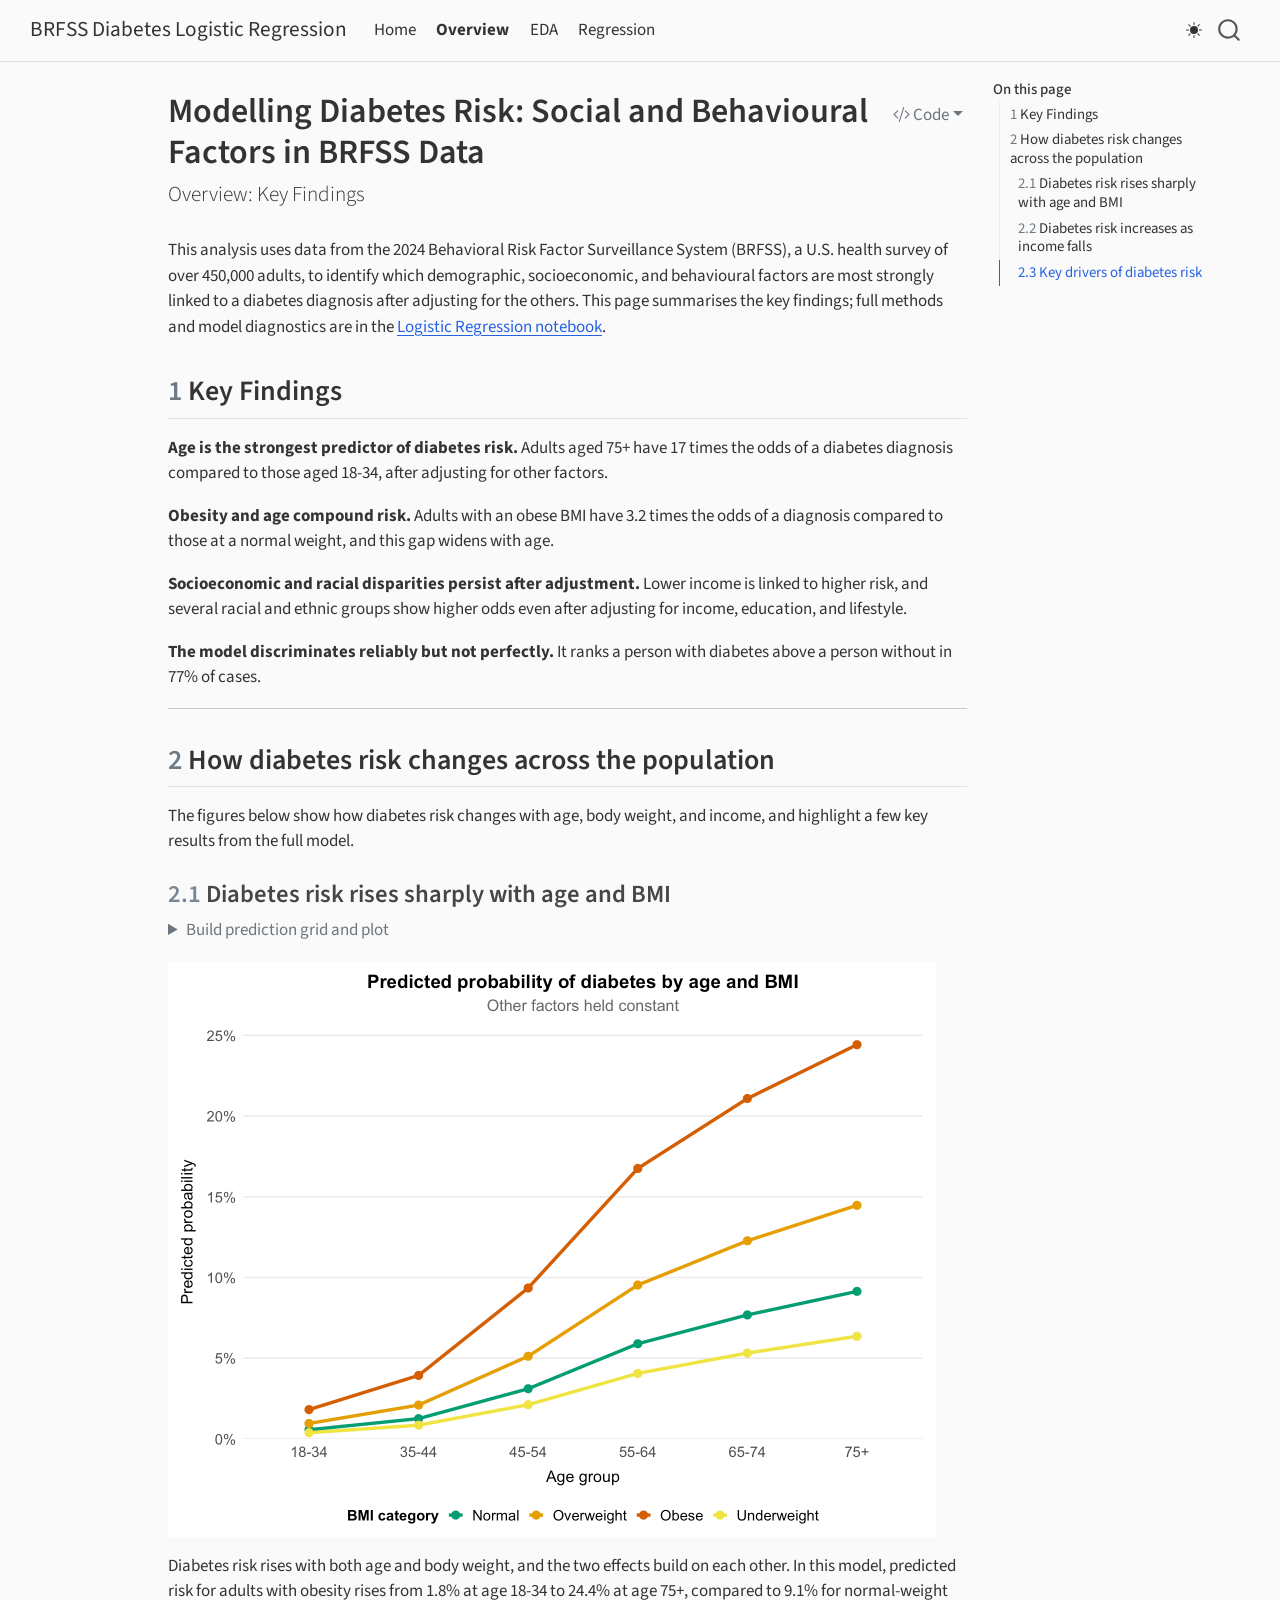
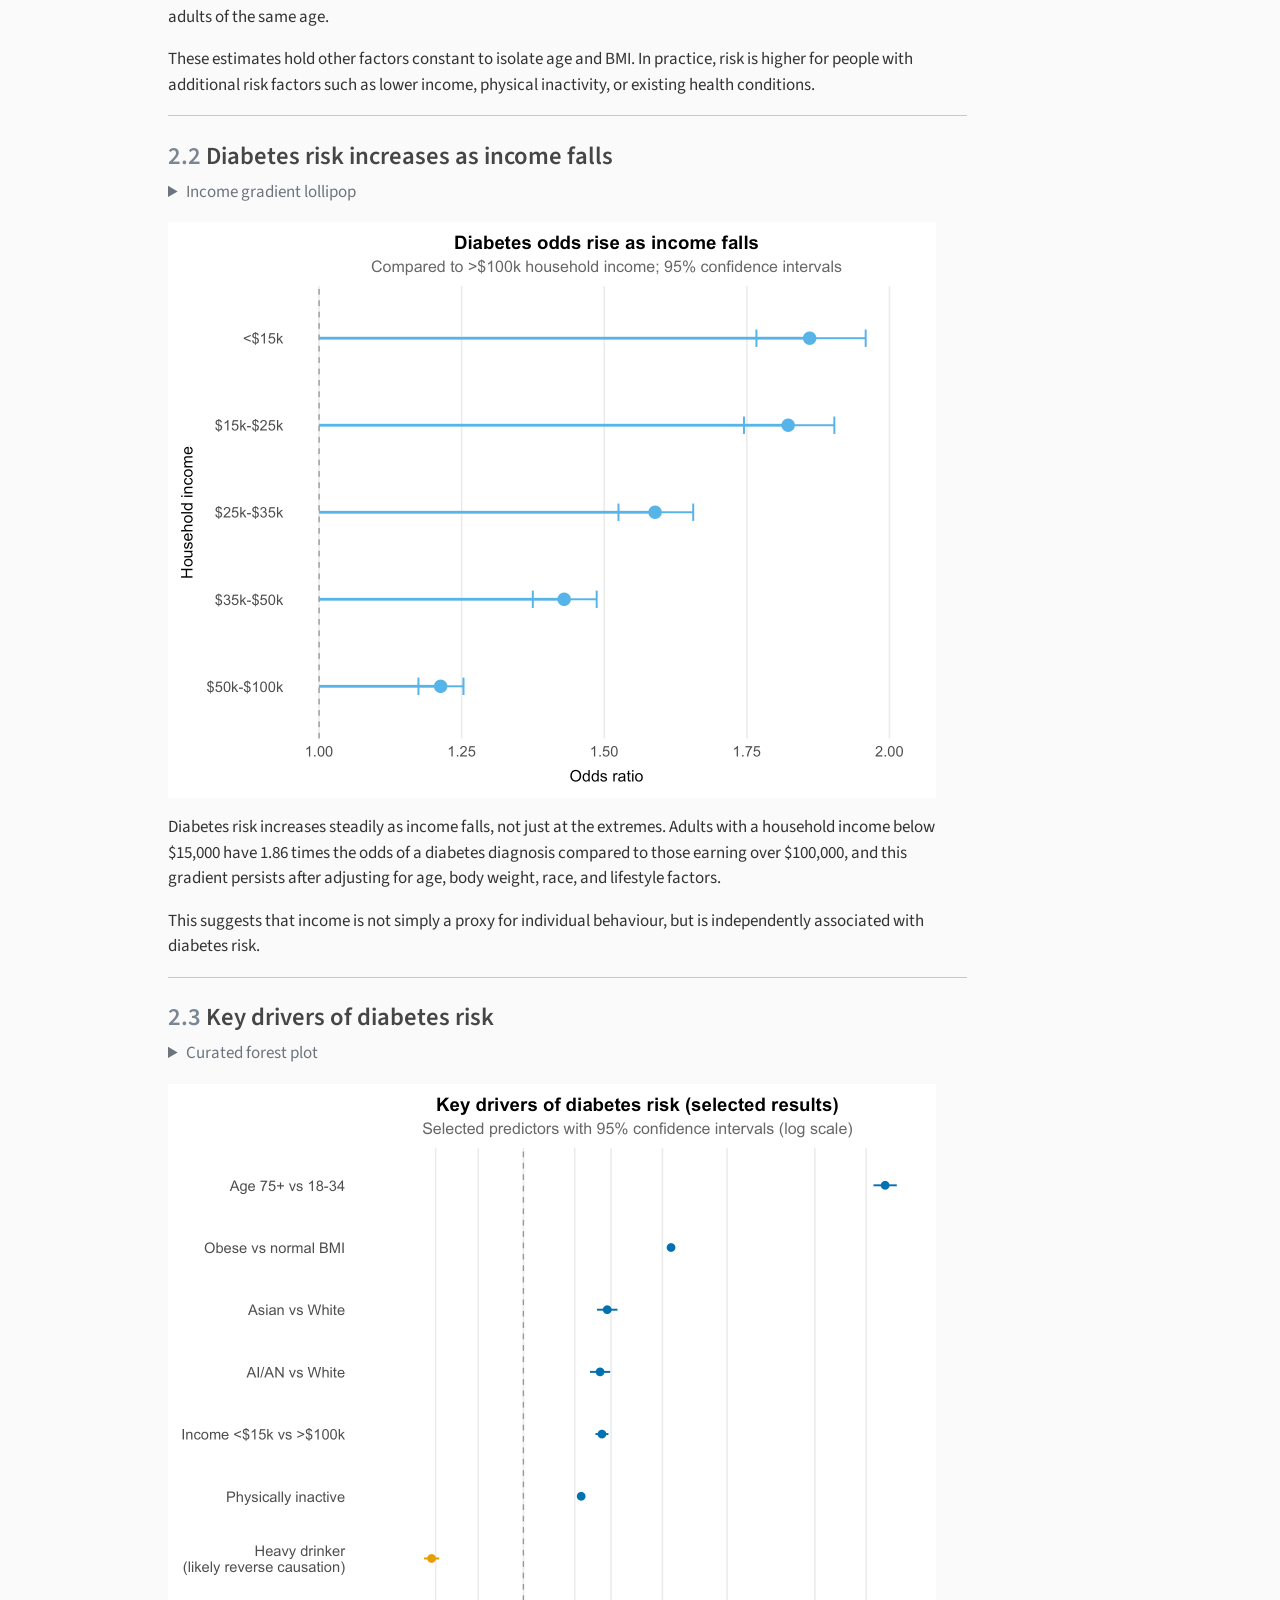
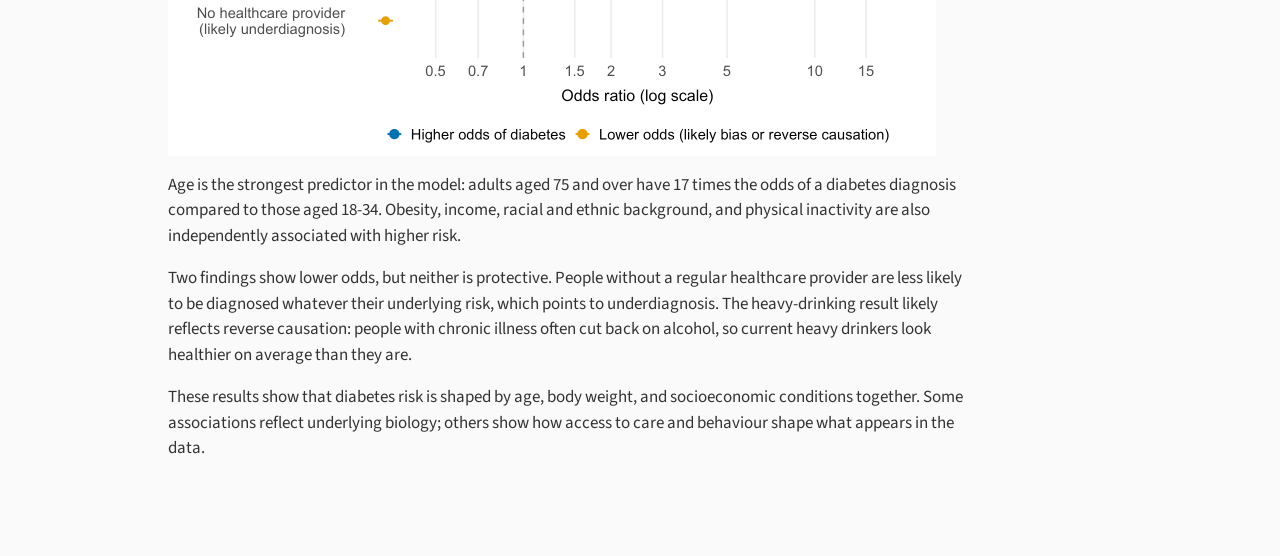
<file: analysis/overview.html>
<!DOCTYPE html>
<html xmlns="http://www.w3.org/1999/xhtml" lang="en" xml:lang="en"><head>

<meta charset="utf-8">
<meta name="generator" content="quarto-1.9.36">

<meta name="viewport" content="width=device-width, initial-scale=1.0, user-scalable=yes">


<title>Modelling Diabetes Risk: Social and Behavioural Factors in BRFSS Data – BRFSS Diabetes Logistic Regression</title>
<style>
/* Default styles provided by pandoc.
** See https://pandoc.org/MANUAL.html#variables-for-html for config info.
*/
code{white-space: pre-wrap;}
span.smallcaps{font-variant: small-caps;}
div.columns{display: flex; gap: min(4vw, 1.5em);}
div.column{flex: auto; overflow-x: auto;}
div.hanging-indent{margin-left: 1.5em; text-indent: -1.5em;}
ul.task-list{list-style: none;}
ul.task-list li input[type="checkbox"] {
  width: 0.8em;
  margin: 0 0.8em 0.2em -1em; /* quarto-specific, see https://github.com/quarto-dev/quarto-cli/issues/4556 */ 
  vertical-align: middle;
}
/* CSS for syntax highlighting */
html { -webkit-text-size-adjust: 100%; }
pre > code.sourceCode { white-space: pre; position: relative; }
pre > code.sourceCode > span { display: inline-block; line-height: 1.25; }
pre > code.sourceCode > span:empty { height: 1.2em; }
.sourceCode { overflow: visible; }
code.sourceCode > span { color: inherit; text-decoration: inherit; }
div.sourceCode { margin: 1em 0; }
pre.sourceCode { margin: 0; }
@media screen {
div.sourceCode { overflow: auto; }
}
@media print {
pre > code.sourceCode { white-space: pre-wrap; }
pre > code.sourceCode > span { text-indent: -5em; padding-left: 5em; }
}
pre.numberSource code
  { counter-reset: source-line 0; }
pre.numberSource code > span
  { position: relative; left: -4em; counter-increment: source-line; }
pre.numberSource code > span > a:first-child::before
  { content: counter(source-line);
    position: relative; left: -1em; text-align: right; vertical-align: baseline;
    border: none; display: inline-block;
    -webkit-touch-callout: none; -webkit-user-select: none;
    -khtml-user-select: none; -moz-user-select: none;
    -ms-user-select: none; user-select: none;
    padding: 0 4px; width: 4em;
  }
pre.numberSource { margin-left: 3em;  padding-left: 4px; }
div.sourceCode
  {   }
@media screen {
pre > code.sourceCode > span > a:first-child::before { text-decoration: underline; }
}
</style>


<script src="../site_libs/quarto-nav/quarto-nav.js"></script>
<script src="../site_libs/quarto-nav/headroom.min.js"></script>
<script src="../site_libs/clipboard/clipboard.min.js"></script>
<script src="../site_libs/quarto-search/autocomplete.umd.js"></script>
<script src="../site_libs/quarto-search/fuse.min.js"></script>
<script src="../site_libs/quarto-search/quarto-search.js"></script>
<meta name="quarto:offset" content="../">
<script src="../site_libs/quarto-html/quarto.js" type="module"></script>
<script src="../site_libs/quarto-html/tabsets/tabsets.js" type="module"></script>
<script src="../site_libs/quarto-html/popper.min.js"></script>
<script src="../site_libs/quarto-html/tippy.umd.min.js"></script>
<script src="../site_libs/quarto-html/anchor.min.js"></script>
<link href="../site_libs/quarto-html/tippy.css" rel="stylesheet">
<link href="../site_libs/quarto-html/quarto-syntax-highlighting-845c23b38eaddc0f92fda52bfe77a8c8.css" rel="stylesheet" class="quarto-color-scheme" id="quarto-text-highlighting-styles">
<link href="../site_libs/quarto-html/quarto-syntax-highlighting-dark-f418161beb48e0141c760e455f12af2c.css" rel="stylesheet" class="quarto-color-scheme quarto-color-alternate" id="quarto-text-highlighting-styles">
<link href="../site_libs/quarto-html/quarto-syntax-highlighting-845c23b38eaddc0f92fda52bfe77a8c8.css" rel="stylesheet" class="quarto-color-scheme-extra" id="quarto-text-highlighting-styles">
<script src="../site_libs/bootstrap/bootstrap.min.js"></script>
<link href="../site_libs/bootstrap/bootstrap-icons.css" rel="stylesheet">
<link href="../site_libs/bootstrap/bootstrap-7a39705657ab7e1fe95994d224fc8643.min.css" rel="stylesheet" append-hash="true" class="quarto-color-scheme" id="quarto-bootstrap" data-mode="light">
<link href="../site_libs/bootstrap/bootstrap-dark-5f6ddbb799a9de9152cc59a4c217d6ff.min.css" rel="stylesheet" append-hash="true" class="quarto-color-scheme quarto-color-alternate" id="quarto-bootstrap" data-mode="dark">
<link href="../site_libs/bootstrap/bootstrap-7a39705657ab7e1fe95994d224fc8643.min.css" rel="stylesheet" append-hash="true" class="quarto-color-scheme-extra" id="quarto-bootstrap" data-mode="light">
<script id="quarto-search-options" type="application/json">{
  "location": "navbar",
  "copy-button": false,
  "collapse-after": 3,
  "panel-placement": "end",
  "type": "overlay",
  "limit": 50,
  "keyboard-shortcut": [
    "f",
    "/",
    "s"
  ],
  "show-item-context": false,
  "language": {
    "search-no-results-text": "No results",
    "search-matching-documents-text": "matching documents",
    "search-copy-link-title": "Copy link to search",
    "search-hide-matches-text": "Hide additional matches",
    "search-more-match-text": "more match in this document",
    "search-more-matches-text": "more matches in this document",
    "search-clear-button-title": "Clear",
    "search-text-placeholder": "",
    "search-detached-cancel-button-title": "Cancel",
    "search-submit-button-title": "Submit",
    "search-label": "Search"
  }
}</script>
<link href="../site_libs/pagedtable-1.1/css/pagedtable.css" rel="stylesheet">
<script src="../site_libs/pagedtable-1.1/js/pagedtable.js"></script>


</head>

<body class="nav-fixed quarto-light"><script id="quarto-html-before-body" type="application/javascript">
    const toggleBodyColorMode = (bsSheetEl) => {
      const mode = bsSheetEl.getAttribute("data-mode");
      const bodyEl = window.document.querySelector("body");
      if (mode === "dark") {
        bodyEl.classList.add("quarto-dark");
        bodyEl.classList.remove("quarto-light");
      } else {
        bodyEl.classList.add("quarto-light");
        bodyEl.classList.remove("quarto-dark");
      }
    }
    const toggleBodyColorPrimary = () => {
      const bsSheetEl = window.document.querySelector("link#quarto-bootstrap:not([rel=disabled-stylesheet])");
      if (bsSheetEl) {
        toggleBodyColorMode(bsSheetEl);
      }
    }
    const setColorSchemeToggle = (alternate) => {
      const toggles = window.document.querySelectorAll('.quarto-color-scheme-toggle');
      for (let i=0; i < toggles.length; i++) {
        const toggle = toggles[i];
        if (toggle) {
          if (alternate) {
            toggle.classList.add("alternate");
          } else {
            toggle.classList.remove("alternate");
          }
        }
      }
    };
    const toggleColorMode = (alternate) => {
      // Switch the stylesheets
      const primaryStylesheets = window.document.querySelectorAll('link.quarto-color-scheme:not(.quarto-color-alternate)');
      const alternateStylesheets = window.document.querySelectorAll('link.quarto-color-scheme.quarto-color-alternate');
      manageTransitions('#quarto-margin-sidebar .nav-link', false);
      if (alternate) {
        // note: dark is layered on light, we don't disable primary!
        enableStylesheet(alternateStylesheets);
        for (const sheetNode of alternateStylesheets) {
          if (sheetNode.id === "quarto-bootstrap") {
            toggleBodyColorMode(sheetNode);
          }
        }
      } else {
        disableStylesheet(alternateStylesheets);
        enableStylesheet(primaryStylesheets)
        toggleBodyColorPrimary();
      }
      manageTransitions('#quarto-margin-sidebar .nav-link', true);
      // Switch the toggles
      setColorSchemeToggle(alternate)
      // Hack to workaround the fact that safari doesn't
      // properly recolor the scrollbar when toggling (#1455)
      if (navigator.userAgent.indexOf('Safari') > 0 && navigator.userAgent.indexOf('Chrome') == -1) {
        manageTransitions("body", false);
        window.scrollTo(0, 1);
        setTimeout(() => {
          window.scrollTo(0, 0);
          manageTransitions("body", true);
        }, 40);
      }
    }
    const disableStylesheet = (stylesheets) => {
      for (let i=0; i < stylesheets.length; i++) {
        const stylesheet = stylesheets[i];
        stylesheet.rel = 'disabled-stylesheet';
      }
    }
    const enableStylesheet = (stylesheets) => {
      for (let i=0; i < stylesheets.length; i++) {
        const stylesheet = stylesheets[i];
        if(stylesheet.rel !== 'stylesheet') { // for Chrome, which will still FOUC without this check
          stylesheet.rel = 'stylesheet';
        }
      }
    }
    const manageTransitions = (selector, allowTransitions) => {
      const els = window.document.querySelectorAll(selector);
      for (let i=0; i < els.length; i++) {
        const el = els[i];
        if (allowTransitions) {
          el.classList.remove('notransition');
        } else {
          el.classList.add('notransition');
        }
      }
    }
    const isFileUrl = () => {
      return window.location.protocol === 'file:';
    }
    const hasAlternateSentinel = () => {
      let styleSentinel = getColorSchemeSentinel();
      if (styleSentinel !== null) {
        return styleSentinel === "alternate";
      } else {
        return false;
      }
    }
    const setStyleSentinel = (alternate) => {
      const value = alternate ? "alternate" : "default";
      if (!isFileUrl()) {
        window.localStorage.setItem("quarto-color-scheme", value);
      } else {
        localAlternateSentinel = value;
      }
    }
    const getColorSchemeSentinel = () => {
      if (!isFileUrl()) {
        const storageValue = window.localStorage.getItem("quarto-color-scheme");
        return storageValue != null ? storageValue : localAlternateSentinel;
      } else {
        return localAlternateSentinel;
      }
    }
    const toggleGiscusIfUsed = (isAlternate, darkModeDefault) => {
      const baseTheme = document.querySelector('#giscus-base-theme')?.value ?? 'light';
      const alternateTheme = document.querySelector('#giscus-alt-theme')?.value ?? 'dark';
      let newTheme = '';
      if(authorPrefersDark) {
        newTheme = isAlternate ? baseTheme : alternateTheme;
      } else {
        newTheme = isAlternate ? alternateTheme : baseTheme;
      }
      const changeGiscusTheme = () => {
        // From: https://github.com/giscus/giscus/issues/336
        const sendMessage = (message) => {
          const iframe = document.querySelector('iframe.giscus-frame');
          if (!iframe) return;
          iframe.contentWindow.postMessage({ giscus: message }, 'https://giscus.app');
        }
        sendMessage({
          setConfig: {
            theme: newTheme
          }
        });
      }
      const isGiscussLoaded = window.document.querySelector('iframe.giscus-frame') !== null;
      if (isGiscussLoaded) {
        changeGiscusTheme();
      }
    };
    const authorPrefersDark = false;
    const darkModeDefault = authorPrefersDark;
      document.querySelector('link#quarto-text-highlighting-styles.quarto-color-scheme-extra').rel = 'disabled-stylesheet';
      document.querySelector('link#quarto-bootstrap.quarto-color-scheme-extra').rel = 'disabled-stylesheet';
    let localAlternateSentinel = darkModeDefault ? 'alternate' : 'default';
    // Dark / light mode switch
    window.quartoToggleColorScheme = () => {
      // Read the current dark / light value
      let toAlternate = !hasAlternateSentinel();
      toggleColorMode(toAlternate);
      setStyleSentinel(toAlternate);
      toggleGiscusIfUsed(toAlternate, darkModeDefault);
      window.dispatchEvent(new Event('resize'));
    };
    // Switch to dark mode if need be
    if (hasAlternateSentinel()) {
      toggleColorMode(true);
    } else {
      toggleColorMode(false);
    }
  </script>

<div id="quarto-search-results"></div>
  <header id="quarto-header" class="headroom fixed-top">
    <nav class="navbar navbar-expand-lg " data-bs-theme="dark">
      <div class="navbar-container container-fluid">
      <div class="navbar-brand-container mx-auto">
    <a class="navbar-brand" href="../index.html">
    <span class="navbar-title">BRFSS Diabetes Logistic Regression</span>
    </a>
  </div>
            <div id="quarto-search" class="" title="Search"></div>
          <button class="navbar-toggler" type="button" data-bs-toggle="collapse" data-bs-target="#navbarCollapse" aria-controls="navbarCollapse" role="menu" aria-expanded="false" aria-label="Toggle navigation" onclick="if (window.quartoToggleHeadroom) { window.quartoToggleHeadroom(); }">
  <span class="navbar-toggler-icon"></span>
</button>
          <div class="collapse navbar-collapse" id="navbarCollapse">
            <ul class="navbar-nav navbar-nav-scroll me-auto">
  <li class="nav-item">
    <a class="nav-link" href="../index.html"> 
<span class="menu-text">Home</span></a>
  </li>  
  <li class="nav-item">
    <a class="nav-link active" href="../analysis/overview.html" aria-current="page"> 
<span class="menu-text">Overview</span></a>
  </li>  
  <li class="nav-item">
    <a class="nav-link" href="../analysis/eda.html"> 
<span class="menu-text">EDA</span></a>
  </li>  
  <li class="nav-item">
    <a class="nav-link" href="../analysis/logistic-regression.html"> 
<span class="menu-text">Regression</span></a>
  </li>  
</ul>
          </div> <!-- /navcollapse -->
            <div class="quarto-navbar-tools">
  <a href="" class="quarto-color-scheme-toggle quarto-navigation-tool  px-1" onclick="window.quartoToggleColorScheme(); return false;" title="Toggle dark mode"><i class="bi"></i></a>
</div>
      </div> <!-- /container-fluid -->
    </nav>
</header>
<!-- content -->
<div id="quarto-content" class="quarto-container page-columns page-rows-contents page-layout-article page-navbar">
<!-- sidebar -->
<!-- margin-sidebar -->
    <div id="quarto-margin-sidebar" class="sidebar margin-sidebar">
        <nav id="TOC" role="doc-toc" class="toc-active">
    <h2 id="toc-title">On this page</h2>
   
  <ul>
  <li><a href="#key-findings" id="toc-key-findings" class="nav-link active" data-scroll-target="#key-findings"><span class="header-section-number">1</span> Key Findings</a></li>
  <li><a href="#how-diabetes-risk-changes-across-the-population" id="toc-how-diabetes-risk-changes-across-the-population" class="nav-link" data-scroll-target="#how-diabetes-risk-changes-across-the-population"><span class="header-section-number">2</span> How diabetes risk changes across the population</a>
  <ul class="collapse">
  <li><a href="#diabetes-risk-rises-sharply-with-age-and-bmi" id="toc-diabetes-risk-rises-sharply-with-age-and-bmi" class="nav-link" data-scroll-target="#diabetes-risk-rises-sharply-with-age-and-bmi"><span class="header-section-number">2.1</span> Diabetes risk rises sharply with age and BMI</a></li>
  <li><a href="#diabetes-risk-increases-as-income-falls" id="toc-diabetes-risk-increases-as-income-falls" class="nav-link" data-scroll-target="#diabetes-risk-increases-as-income-falls"><span class="header-section-number">2.2</span> Diabetes risk increases as income falls</a></li>
  <li><a href="#key-drivers-of-diabetes-risk" id="toc-key-drivers-of-diabetes-risk" class="nav-link" data-scroll-target="#key-drivers-of-diabetes-risk"><span class="header-section-number">2.3</span> Key drivers of diabetes risk</a></li>
  </ul></li>
  </ul>
</nav>
    </div>
<!-- main -->
<main class="content" id="quarto-document-content">


<header id="title-block-header" class="quarto-title-block default">
<div class="quarto-title">
<div class="quarto-title-block"><div><h1 class="title">Modelling Diabetes Risk: Social and Behavioural Factors in BRFSS Data</h1><button type="button" class="btn code-tools-button dropdown-toggle" id="quarto-code-tools-menu" data-bs-toggle="dropdown" aria-expanded="false"><i class="bi"></i> Code</button><ul class="dropdown-menu dropdown-menu-end" aria-labelelledby="quarto-code-tools-menu"><li><a id="quarto-show-all-code" class="dropdown-item" href="javascript:void(0)" role="button">Show All Code</a></li><li><a id="quarto-hide-all-code" class="dropdown-item" href="javascript:void(0)" role="button">Hide All Code</a></li><li><hr class="dropdown-divider"></li><li><a id="quarto-view-source" class="dropdown-item" href="javascript:void(0)" role="button">View Source</a></li></ul></div></div>
<p class="subtitle lead">Overview: Key Findings</p>
</div>



<div class="quarto-title-meta">

    
  
    
  </div>
  


</header>


<p>This analysis uses data from the 2024 Behavioral Risk Factor Surveillance System (BRFSS), a U.S. health survey of over 450,000 adults, to identify which demographic, socioeconomic, and behavioural factors are most strongly linked to a diabetes diagnosis after adjusting for the others. This page summarises the key findings; full methods and model diagnostics are in the <a href="../analysis/logistic-regression.html">Logistic Regression notebook</a>.</p>
<section id="key-findings" class="level2" data-number="1">
<h2 data-number="1" class="anchored" data-anchor-id="key-findings"><span class="header-section-number">1</span> Key Findings</h2>
<p><strong>Age is the strongest predictor of diabetes risk.</strong> Adults aged 75+ have 17 times the odds of a diabetes diagnosis compared to those aged 18-34, after adjusting for other factors.</p>
<p><strong>Obesity and age compound risk.</strong> Adults with an obese BMI have 3.2 times the odds of a diagnosis compared to those at a normal weight, and this gap widens with age.</p>
<p><strong>Socioeconomic and racial disparities persist after adjustment.</strong> Lower income is linked to higher risk, and several racial and ethnic groups show higher odds even after adjusting for income, education, and lifestyle.</p>
<p><strong>The model discriminates reliably but not perfectly.</strong> It ranks a person with diabetes above a person without in 77% of cases.</p>
<hr>
</section>
<section id="how-diabetes-risk-changes-across-the-population" class="level2" data-number="2">
<h2 data-number="2" class="anchored" data-anchor-id="how-diabetes-risk-changes-across-the-population"><span class="header-section-number">2</span> How diabetes risk changes across the population</h2>
<p>The figures below show how diabetes risk changes with age, body weight, and income, and highlight a few key results from the full model.</p>
<section id="diabetes-risk-rises-sharply-with-age-and-bmi" class="level3" data-number="2.1">
<h3 data-number="2.1" class="anchored" data-anchor-id="diabetes-risk-rises-sharply-with-age-and-bmi"><span class="header-section-number">2.1</span> Diabetes risk rises sharply with age and BMI</h3>
<div class="cell">
<details class="code-fold">
<summary>Build prediction grid and plot</summary>
<div class="code-copy-outer-scaffold"><div class="sourceCode cell-code" id="cb1"><pre class="sourceCode r code-with-copy"><code class="sourceCode r"><span id="cb1-1"><a href="#cb1-1" aria-hidden="true" tabindex="-1"></a>pred_grid <span class="ot">&lt;-</span> <span class="fu">expand.grid</span>(</span>
<span id="cb1-2"><a href="#cb1-2" aria-hidden="true" tabindex="-1"></a>  <span class="at">age_group    =</span> <span class="fu">levels</span>(df_cc<span class="sc">$</span>age_group),</span>
<span id="cb1-3"><a href="#cb1-3" aria-hidden="true" tabindex="-1"></a>  <span class="at">bmi_category =</span> <span class="fu">levels</span>(df_cc<span class="sc">$</span>bmi_category)</span>
<span id="cb1-4"><a href="#cb1-4" aria-hidden="true" tabindex="-1"></a>) <span class="sc">|&gt;</span></span>
<span id="cb1-5"><a href="#cb1-5" aria-hidden="true" tabindex="-1"></a>  <span class="fu">mutate</span>(</span>
<span id="cb1-6"><a href="#cb1-6" aria-hidden="true" tabindex="-1"></a>    <span class="at">age_group          =</span> <span class="fu">factor</span>(age_group,    <span class="at">levels =</span> <span class="fu">levels</span>(df_cc<span class="sc">$</span>age_group)),</span>
<span id="cb1-7"><a href="#cb1-7" aria-hidden="true" tabindex="-1"></a>    <span class="at">bmi_category       =</span> <span class="fu">factor</span>(bmi_category, <span class="at">levels =</span> <span class="fu">levels</span>(df_cc<span class="sc">$</span>bmi_category)),</span>
<span id="cb1-8"><a href="#cb1-8" aria-hidden="true" tabindex="-1"></a>    <span class="at">sex                =</span> <span class="fu">factor</span>(<span class="st">"Male"</span>,             <span class="at">levels =</span> <span class="fu">levels</span>(df_cc<span class="sc">$</span>sex)),</span>
<span id="cb1-9"><a href="#cb1-9" aria-hidden="true" tabindex="-1"></a>    <span class="at">race_ethnicity     =</span> <span class="fu">factor</span>(<span class="st">"White"</span>,            <span class="at">levels =</span> <span class="fu">levels</span>(df_cc<span class="sc">$</span>race_ethnicity)),</span>
<span id="cb1-10"><a href="#cb1-10" aria-hidden="true" tabindex="-1"></a>    <span class="at">education          =</span> <span class="fu">factor</span>(<span class="st">"College graduate"</span>, <span class="at">levels =</span> <span class="fu">levels</span>(df_cc<span class="sc">$</span>education)),</span>
<span id="cb1-11"><a href="#cb1-11" aria-hidden="true" tabindex="-1"></a>    <span class="at">income_group       =</span> <span class="fu">factor</span>(<span class="st">"&gt;$100k"</span>,           <span class="at">levels =</span> <span class="fu">levels</span>(df_cc<span class="sc">$</span>income_group)),</span>
<span id="cb1-12"><a href="#cb1-12" aria-hidden="true" tabindex="-1"></a>    <span class="at">physically_active  =</span> <span class="fu">factor</span>(<span class="st">"Active"</span>,           <span class="at">levels =</span> <span class="fu">levels</span>(df_cc<span class="sc">$</span>physically_active)),</span>
<span id="cb1-13"><a href="#cb1-13" aria-hidden="true" tabindex="-1"></a>    <span class="at">smoking_status     =</span> <span class="fu">factor</span>(<span class="st">"Never"</span>,            <span class="at">levels =</span> <span class="fu">levels</span>(df_cc<span class="sc">$</span>smoking_status)),</span>
<span id="cb1-14"><a href="#cb1-14" aria-hidden="true" tabindex="-1"></a>    <span class="at">heavy_drinker      =</span> <span class="fu">factor</span>(<span class="st">"No"</span>,               <span class="at">levels =</span> <span class="fu">levels</span>(df_cc<span class="sc">$</span>heavy_drinker)),</span>
<span id="cb1-15"><a href="#cb1-15" aria-hidden="true" tabindex="-1"></a>    <span class="at">has_provider       =</span> <span class="fu">factor</span>(<span class="st">"Has provider"</span>,     <span class="at">levels =</span> <span class="fu">levels</span>(df_cc<span class="sc">$</span>has_provider)),</span>
<span id="cb1-16"><a href="#cb1-16" aria-hidden="true" tabindex="-1"></a>    <span class="at">mental_health_days =</span> <span class="fu">factor</span>(<span class="st">"0 days"</span>,           <span class="at">levels =</span> <span class="fu">levels</span>(df_cc<span class="sc">$</span>mental_health_days))</span>
<span id="cb1-17"><a href="#cb1-17" aria-hidden="true" tabindex="-1"></a>  )</span>
<span id="cb1-18"><a href="#cb1-18" aria-hidden="true" tabindex="-1"></a></span>
<span id="cb1-19"><a href="#cb1-19" aria-hidden="true" tabindex="-1"></a>pred_grid<span class="sc">$</span>prob <span class="ot">&lt;-</span> <span class="fu">predict</span>(mod, <span class="at">newdata =</span> pred_grid, <span class="at">type =</span> <span class="st">"response"</span>)</span>
<span id="cb1-20"><a href="#cb1-20" aria-hidden="true" tabindex="-1"></a></span>
<span id="cb1-21"><a href="#cb1-21" aria-hidden="true" tabindex="-1"></a><span class="fu">ggplot</span>(pred_grid, <span class="fu">aes</span>(<span class="at">x =</span> age_group, <span class="at">y =</span> prob,</span>
<span id="cb1-22"><a href="#cb1-22" aria-hidden="true" tabindex="-1"></a>                      <span class="at">color =</span> bmi_category, <span class="at">group =</span> bmi_category)) <span class="sc">+</span></span>
<span id="cb1-23"><a href="#cb1-23" aria-hidden="true" tabindex="-1"></a>  <span class="fu">geom_line</span>(<span class="at">linewidth =</span> <span class="fl">1.2</span>) <span class="sc">+</span></span>
<span id="cb1-24"><a href="#cb1-24" aria-hidden="true" tabindex="-1"></a>  <span class="fu">geom_point</span>(<span class="at">size =</span> <span class="fl">2.5</span>) <span class="sc">+</span></span>
<span id="cb1-25"><a href="#cb1-25" aria-hidden="true" tabindex="-1"></a>  <span class="fu">scale_y_continuous</span>(</span>
<span id="cb1-26"><a href="#cb1-26" aria-hidden="true" tabindex="-1"></a>    <span class="at">labels =</span> scales<span class="sc">::</span><span class="fu">percent_format</span>(<span class="at">accuracy =</span> <span class="dv">1</span>),</span>
<span id="cb1-27"><a href="#cb1-27" aria-hidden="true" tabindex="-1"></a>    <span class="at">limits =</span> <span class="fu">c</span>(<span class="dv">0</span>, <span class="cn">NA</span>),</span>
<span id="cb1-28"><a href="#cb1-28" aria-hidden="true" tabindex="-1"></a>    <span class="at">expand =</span> <span class="fu">expansion</span>(<span class="at">mult =</span> <span class="fu">c</span>(<span class="dv">0</span>, <span class="fl">0.05</span>))</span>
<span id="cb1-29"><a href="#cb1-29" aria-hidden="true" tabindex="-1"></a>  ) <span class="sc">+</span></span>
<span id="cb1-30"><a href="#cb1-30" aria-hidden="true" tabindex="-1"></a>  <span class="fu">scale_color_manual</span>(</span>
<span id="cb1-31"><a href="#cb1-31" aria-hidden="true" tabindex="-1"></a>    <span class="at">values =</span> <span class="fu">c</span>(</span>
<span id="cb1-32"><a href="#cb1-32" aria-hidden="true" tabindex="-1"></a>      <span class="st">"Normal"</span>      <span class="ot">=</span> palette_epi[[<span class="st">"green"</span>]],</span>
<span id="cb1-33"><a href="#cb1-33" aria-hidden="true" tabindex="-1"></a>      <span class="st">"Underweight"</span> <span class="ot">=</span> palette_epi[[<span class="st">"yellow"</span>]],</span>
<span id="cb1-34"><a href="#cb1-34" aria-hidden="true" tabindex="-1"></a>      <span class="st">"Overweight"</span>  <span class="ot">=</span> palette_epi[[<span class="st">"orange"</span>]],</span>
<span id="cb1-35"><a href="#cb1-35" aria-hidden="true" tabindex="-1"></a>      <span class="st">"Obese"</span>       <span class="ot">=</span> palette_epi[[<span class="st">"vermillion"</span>]]</span>
<span id="cb1-36"><a href="#cb1-36" aria-hidden="true" tabindex="-1"></a>    ),</span>
<span id="cb1-37"><a href="#cb1-37" aria-hidden="true" tabindex="-1"></a>    <span class="at">breaks =</span> <span class="fu">c</span>(<span class="st">"Normal"</span>, <span class="st">"Overweight"</span>, <span class="st">"Obese"</span>, <span class="st">"Underweight"</span>),</span>
<span id="cb1-38"><a href="#cb1-38" aria-hidden="true" tabindex="-1"></a>    <span class="at">name =</span> <span class="st">"BMI category"</span></span>
<span id="cb1-39"><a href="#cb1-39" aria-hidden="true" tabindex="-1"></a>  ) <span class="sc">+</span></span>
<span id="cb1-40"><a href="#cb1-40" aria-hidden="true" tabindex="-1"></a>  <span class="fu">labs</span>(</span>
<span id="cb1-41"><a href="#cb1-41" aria-hidden="true" tabindex="-1"></a>    <span class="at">title    =</span> <span class="st">"Predicted probability of diabetes by age and BMI"</span>,</span>
<span id="cb1-42"><a href="#cb1-42" aria-hidden="true" tabindex="-1"></a>    <span class="at">subtitle =</span> <span class="st">"Other factors held constant"</span>,</span>
<span id="cb1-43"><a href="#cb1-43" aria-hidden="true" tabindex="-1"></a>    <span class="at">x        =</span> <span class="st">"Age group"</span>,</span>
<span id="cb1-44"><a href="#cb1-44" aria-hidden="true" tabindex="-1"></a>    <span class="at">y        =</span> <span class="st">"Predicted probability"</span></span>
<span id="cb1-45"><a href="#cb1-45" aria-hidden="true" tabindex="-1"></a>  ) <span class="sc">+</span></span>
<span id="cb1-46"><a href="#cb1-46" aria-hidden="true" tabindex="-1"></a>  <span class="fu">theme_epi</span>(<span class="at">grid =</span> <span class="st">"y"</span>) <span class="sc">+</span></span>
<span id="cb1-47"><a href="#cb1-47" aria-hidden="true" tabindex="-1"></a>  <span class="fu">theme</span>(</span>
<span id="cb1-48"><a href="#cb1-48" aria-hidden="true" tabindex="-1"></a>    <span class="at">plot.title    =</span> <span class="fu">element_text</span>(<span class="at">hjust =</span> <span class="fl">0.5</span>),</span>
<span id="cb1-49"><a href="#cb1-49" aria-hidden="true" tabindex="-1"></a>    <span class="at">plot.subtitle =</span> <span class="fu">element_text</span>(<span class="at">hjust =</span> <span class="fl">0.5</span>)</span>
<span id="cb1-50"><a href="#cb1-50" aria-hidden="true" tabindex="-1"></a>  )</span></code></pre></div><button title="Copy to Clipboard" class="code-copy-button"><i class="bi"></i></button></div>
</details>
<div class="cell-output-display">
<div>
<figure class="figure">
<p><img src="overview_files/figure-html/viz-pred-prob-1.png" class="img-fluid figure-img" width="768"></p>
</figure>
</div>
</div>
</div>
<p>Diabetes risk rises with both age and body weight, and the two effects build on each other. In this model, predicted risk for adults with obesity rises from 1.8% at age 18-34 to 24.4% at age 75+, compared to 9.1% for normal-weight adults of the same age.</p>
<p>These estimates hold other factors constant to isolate age and BMI. In practice, risk is higher for people with additional risk factors such as lower income, physical inactivity, or existing health conditions.</p>
<hr>
</section>
<section id="diabetes-risk-increases-as-income-falls" class="level3" data-number="2.2">
<h3 data-number="2.2" class="anchored" data-anchor-id="diabetes-risk-increases-as-income-falls"><span class="header-section-number">2.2</span> Diabetes risk increases as income falls</h3>
<div class="cell">
<details class="code-fold">
<summary>Income gradient lollipop</summary>
<div class="code-copy-outer-scaffold"><div class="sourceCode cell-code" id="cb2"><pre class="sourceCode r code-with-copy"><code class="sourceCode r"><span id="cb2-1"><a href="#cb2-1" aria-hidden="true" tabindex="-1"></a>income_levels <span class="ot">&lt;-</span> <span class="fu">c</span>(<span class="st">"$50k-$100k"</span>, <span class="st">"$35k-$50k"</span>, <span class="st">"$25k-$35k"</span>, <span class="st">"$15k-$25k"</span>, <span class="st">"&lt;$15k"</span>)</span>
<span id="cb2-2"><a href="#cb2-2" aria-hidden="true" tabindex="-1"></a></span>
<span id="cb2-3"><a href="#cb2-3" aria-hidden="true" tabindex="-1"></a>income_df <span class="ot">&lt;-</span> or_df <span class="sc">|&gt;</span></span>
<span id="cb2-4"><a href="#cb2-4" aria-hidden="true" tabindex="-1"></a>  <span class="fu">filter</span>(<span class="fu">str_detect</span>(term, <span class="st">"^income_group"</span>)) <span class="sc">|&gt;</span></span>
<span id="cb2-5"><a href="#cb2-5" aria-hidden="true" tabindex="-1"></a>  <span class="fu">mutate</span>(</span>
<span id="cb2-6"><a href="#cb2-6" aria-hidden="true" tabindex="-1"></a>    <span class="at">label =</span> <span class="fu">factor</span>(<span class="fu">str_remove</span>(term, <span class="st">"^income_group"</span>), <span class="at">levels =</span> income_levels)</span>
<span id="cb2-7"><a href="#cb2-7" aria-hidden="true" tabindex="-1"></a>  )</span>
<span id="cb2-8"><a href="#cb2-8" aria-hidden="true" tabindex="-1"></a></span>
<span id="cb2-9"><a href="#cb2-9" aria-hidden="true" tabindex="-1"></a><span class="fu">ggplot</span>(income_df, <span class="fu">aes</span>(<span class="at">x =</span> estimate, <span class="at">y =</span> label)) <span class="sc">+</span></span>
<span id="cb2-10"><a href="#cb2-10" aria-hidden="true" tabindex="-1"></a>  <span class="fu">geom_vline</span>(<span class="at">xintercept =</span> <span class="dv">1</span>, <span class="at">linetype =</span> <span class="st">"dashed"</span>, <span class="at">color =</span> <span class="st">"grey60"</span>, <span class="at">linewidth =</span> <span class="fl">0.5</span>) <span class="sc">+</span></span>
<span id="cb2-11"><a href="#cb2-11" aria-hidden="true" tabindex="-1"></a>  <span class="fu">geom_segment</span>(<span class="fu">aes</span>(<span class="at">x =</span> <span class="dv">1</span>, <span class="at">xend =</span> estimate, <span class="at">yend =</span> label),</span>
<span id="cb2-12"><a href="#cb2-12" aria-hidden="true" tabindex="-1"></a>               <span class="at">color =</span> palette_epi[[<span class="st">"sky_blue"</span>]], <span class="at">linewidth =</span> <span class="dv">1</span>) <span class="sc">+</span></span>
<span id="cb2-13"><a href="#cb2-13" aria-hidden="true" tabindex="-1"></a>  <span class="fu">geom_errorbarh</span>(<span class="fu">aes</span>(<span class="at">xmin =</span> conf.low, <span class="at">xmax =</span> conf.high),</span>
<span id="cb2-14"><a href="#cb2-14" aria-hidden="true" tabindex="-1"></a>                 <span class="at">height =</span> <span class="fl">0.2</span>, <span class="at">color =</span> palette_epi[[<span class="st">"sky_blue"</span>]], <span class="at">linewidth =</span> <span class="fl">0.7</span>) <span class="sc">+</span></span>
<span id="cb2-15"><a href="#cb2-15" aria-hidden="true" tabindex="-1"></a>  <span class="fu">geom_point</span>(<span class="at">size =</span> <span class="dv">4</span>, <span class="at">color =</span> palette_epi[[<span class="st">"sky_blue"</span>]]) <span class="sc">+</span></span>
<span id="cb2-16"><a href="#cb2-16" aria-hidden="true" tabindex="-1"></a>  <span class="fu">scale_x_continuous</span>(<span class="at">expand =</span> <span class="fu">expansion</span>(<span class="at">add =</span> <span class="fu">c</span>(<span class="fl">0.05</span>, <span class="fl">0.1</span>))) <span class="sc">+</span></span>
<span id="cb2-17"><a href="#cb2-17" aria-hidden="true" tabindex="-1"></a>  <span class="fu">labs</span>(</span>
<span id="cb2-18"><a href="#cb2-18" aria-hidden="true" tabindex="-1"></a>    <span class="at">title    =</span> <span class="st">"Diabetes odds rise as income falls"</span>,</span>
<span id="cb2-19"><a href="#cb2-19" aria-hidden="true" tabindex="-1"></a>    <span class="at">subtitle =</span> <span class="st">"Compared to &gt;$100k household income; 95% confidence intervals"</span>,</span>
<span id="cb2-20"><a href="#cb2-20" aria-hidden="true" tabindex="-1"></a>    <span class="at">x        =</span> <span class="st">"Odds ratio"</span>,</span>
<span id="cb2-21"><a href="#cb2-21" aria-hidden="true" tabindex="-1"></a>    <span class="at">y        =</span> <span class="st">"Household income"</span></span>
<span id="cb2-22"><a href="#cb2-22" aria-hidden="true" tabindex="-1"></a>  ) <span class="sc">+</span></span>
<span id="cb2-23"><a href="#cb2-23" aria-hidden="true" tabindex="-1"></a>  <span class="fu">theme_epi</span>(<span class="at">grid =</span> <span class="st">"x"</span>) <span class="sc">+</span></span>
<span id="cb2-24"><a href="#cb2-24" aria-hidden="true" tabindex="-1"></a>  <span class="fu">theme</span>(</span>
<span id="cb2-25"><a href="#cb2-25" aria-hidden="true" tabindex="-1"></a>    <span class="at">plot.title    =</span> <span class="fu">element_text</span>(<span class="at">hjust =</span> <span class="fl">0.5</span>),</span>
<span id="cb2-26"><a href="#cb2-26" aria-hidden="true" tabindex="-1"></a>    <span class="at">plot.subtitle =</span> <span class="fu">element_text</span>(<span class="at">hjust =</span> <span class="fl">0.5</span>)</span>
<span id="cb2-27"><a href="#cb2-27" aria-hidden="true" tabindex="-1"></a>  )</span></code></pre></div><button title="Copy to Clipboard" class="code-copy-button"><i class="bi"></i></button></div>
</details>
<div class="cell-output-display">
<div>
<figure class="figure">
<p><img src="overview_files/figure-html/viz-income-gradient-1.png" class="img-fluid figure-img" width="768"></p>
</figure>
</div>
</div>
</div>
<p>Diabetes risk increases steadily as income falls, not just at the extremes. Adults with a household income below $15,000 have 1.86 times the odds of a diabetes diagnosis compared to those earning over $100,000, and this gradient persists after adjusting for age, body weight, race, and lifestyle factors.</p>
<p>This suggests that income is not simply a proxy for individual behaviour, but is independently associated with diabetes risk.</p>
<hr>
</section>
<section id="key-drivers-of-diabetes-risk" class="level3" data-number="2.3">
<h3 data-number="2.3" class="anchored" data-anchor-id="key-drivers-of-diabetes-risk"><span class="header-section-number">2.3</span> Key drivers of diabetes risk</h3>
<div class="cell">
<details class="code-fold">
<summary>Curated forest plot</summary>
<div class="code-copy-outer-scaffold"><div class="sourceCode cell-code" id="cb3"><pre class="sourceCode r code-with-copy"><code class="sourceCode r"><span id="cb3-1"><a href="#cb3-1" aria-hidden="true" tabindex="-1"></a>curated_labels <span class="ot">&lt;-</span> <span class="fu">c</span>(</span>
<span id="cb3-2"><a href="#cb3-2" aria-hidden="true" tabindex="-1"></a>  <span class="st">"age_group75+"</span>                                 <span class="ot">=</span> <span class="st">"Age 75+ vs 18-34"</span>,</span>
<span id="cb3-3"><a href="#cb3-3" aria-hidden="true" tabindex="-1"></a>  <span class="st">"bmi_categoryObese"</span>                            <span class="ot">=</span> <span class="st">"Obese vs normal BMI"</span>,</span>
<span id="cb3-4"><a href="#cb3-4" aria-hidden="true" tabindex="-1"></a>  <span class="st">"income_group&lt;$15k"</span>                            <span class="ot">=</span> <span class="st">"Income &lt;$15k vs &gt;$100k"</span>,</span>
<span id="cb3-5"><a href="#cb3-5" aria-hidden="true" tabindex="-1"></a>  <span class="st">"race_ethnicityAmerican Indian/Alaskan Native"</span> <span class="ot">=</span> <span class="st">"AI/AN vs White"</span>,</span>
<span id="cb3-6"><a href="#cb3-6" aria-hidden="true" tabindex="-1"></a>  <span class="st">"race_ethnicityAsian"</span>                          <span class="ot">=</span> <span class="st">"Asian vs White"</span>,</span>
<span id="cb3-7"><a href="#cb3-7" aria-hidden="true" tabindex="-1"></a>  <span class="st">"physically_activeInactive"</span>                    <span class="ot">=</span> <span class="st">"Physically inactive"</span>,</span>
<span id="cb3-8"><a href="#cb3-8" aria-hidden="true" tabindex="-1"></a>  <span class="st">"has_providerNo provider"</span>                      <span class="ot">=</span> <span class="st">"No healthcare provider</span><span class="sc">\n</span><span class="st">(likely underdiagnosis)"</span>,</span>
<span id="cb3-9"><a href="#cb3-9" aria-hidden="true" tabindex="-1"></a>  <span class="st">"heavy_drinkerYes"</span>                             <span class="ot">=</span> <span class="st">"Heavy drinker</span><span class="sc">\n</span><span class="st">(likely reverse causation)"</span></span>
<span id="cb3-10"><a href="#cb3-10" aria-hidden="true" tabindex="-1"></a>)</span>
<span id="cb3-11"><a href="#cb3-11" aria-hidden="true" tabindex="-1"></a></span>
<span id="cb3-12"><a href="#cb3-12" aria-hidden="true" tabindex="-1"></a>curated_df <span class="ot">&lt;-</span> or_df <span class="sc">|&gt;</span></span>
<span id="cb3-13"><a href="#cb3-13" aria-hidden="true" tabindex="-1"></a>  <span class="fu">filter</span>(term <span class="sc">%in%</span> <span class="fu">names</span>(curated_labels)) <span class="sc">|&gt;</span></span>
<span id="cb3-14"><a href="#cb3-14" aria-hidden="true" tabindex="-1"></a>  <span class="fu">mutate</span>(</span>
<span id="cb3-15"><a href="#cb3-15" aria-hidden="true" tabindex="-1"></a>    <span class="at">label =</span> <span class="fu">factor</span>(curated_labels[term], <span class="at">levels =</span> <span class="fu">c</span>(</span>
<span id="cb3-16"><a href="#cb3-16" aria-hidden="true" tabindex="-1"></a>      <span class="st">"No healthcare provider</span><span class="sc">\n</span><span class="st">(likely underdiagnosis)"</span>,</span>
<span id="cb3-17"><a href="#cb3-17" aria-hidden="true" tabindex="-1"></a>      <span class="st">"Heavy drinker</span><span class="sc">\n</span><span class="st">(likely reverse causation)"</span>,</span>
<span id="cb3-18"><a href="#cb3-18" aria-hidden="true" tabindex="-1"></a>      <span class="st">"Physically inactive"</span>,</span>
<span id="cb3-19"><a href="#cb3-19" aria-hidden="true" tabindex="-1"></a>      <span class="st">"Income &lt;$15k vs &gt;$100k"</span>,</span>
<span id="cb3-20"><a href="#cb3-20" aria-hidden="true" tabindex="-1"></a>      <span class="st">"AI/AN vs White"</span>,</span>
<span id="cb3-21"><a href="#cb3-21" aria-hidden="true" tabindex="-1"></a>      <span class="st">"Asian vs White"</span>,</span>
<span id="cb3-22"><a href="#cb3-22" aria-hidden="true" tabindex="-1"></a>      <span class="st">"Obese vs normal BMI"</span>,</span>
<span id="cb3-23"><a href="#cb3-23" aria-hidden="true" tabindex="-1"></a>      <span class="st">"Age 75+ vs 18-34"</span></span>
<span id="cb3-24"><a href="#cb3-24" aria-hidden="true" tabindex="-1"></a>    )),</span>
<span id="cb3-25"><a href="#cb3-25" aria-hidden="true" tabindex="-1"></a>    <span class="at">direction =</span> <span class="fu">if_else</span>(estimate <span class="sc">&gt;=</span> <span class="dv">1</span>, <span class="st">"Higher odds of diabetes"</span>,</span>
<span id="cb3-26"><a href="#cb3-26" aria-hidden="true" tabindex="-1"></a>                                       <span class="st">"Lower odds (likely bias or reverse causation)"</span>)</span>
<span id="cb3-27"><a href="#cb3-27" aria-hidden="true" tabindex="-1"></a>  )</span>
<span id="cb3-28"><a href="#cb3-28" aria-hidden="true" tabindex="-1"></a></span>
<span id="cb3-29"><a href="#cb3-29" aria-hidden="true" tabindex="-1"></a><span class="fu">ggplot</span>(curated_df, <span class="fu">aes</span>(<span class="at">x =</span> estimate, <span class="at">y =</span> label, <span class="at">color =</span> direction)) <span class="sc">+</span></span>
<span id="cb3-30"><a href="#cb3-30" aria-hidden="true" tabindex="-1"></a>  <span class="fu">geom_vline</span>(<span class="at">xintercept =</span> <span class="dv">1</span>, <span class="at">linetype =</span> <span class="st">"dashed"</span>, <span class="at">color =</span> <span class="st">"grey60"</span>, <span class="at">linewidth =</span> <span class="fl">0.5</span>) <span class="sc">+</span></span>
<span id="cb3-31"><a href="#cb3-31" aria-hidden="true" tabindex="-1"></a>  <span class="fu">geom_pointrange</span>(<span class="fu">aes</span>(<span class="at">xmin =</span> conf.low, <span class="at">xmax =</span> conf.high), <span class="at">linewidth =</span> <span class="fl">0.7</span>, <span class="at">fatten =</span> <span class="dv">3</span>) <span class="sc">+</span></span>
<span id="cb3-32"><a href="#cb3-32" aria-hidden="true" tabindex="-1"></a>  <span class="fu">scale_x_log10</span>(</span>
<span id="cb3-33"><a href="#cb3-33" aria-hidden="true" tabindex="-1"></a>    <span class="at">breaks =</span> <span class="fu">c</span>(<span class="fl">0.5</span>, <span class="fl">0.7</span>, <span class="dv">1</span>, <span class="fl">1.5</span>, <span class="dv">2</span>, <span class="dv">3</span>, <span class="dv">5</span>, <span class="dv">10</span>, <span class="dv">15</span>),</span>
<span id="cb3-34"><a href="#cb3-34" aria-hidden="true" tabindex="-1"></a>    <span class="at">labels =</span> <span class="fu">c</span>(<span class="st">"0.5"</span>, <span class="st">"0.7"</span>, <span class="st">"1"</span>, <span class="st">"1.5"</span>, <span class="st">"2"</span>, <span class="st">"3"</span>, <span class="st">"5"</span>, <span class="st">"10"</span>, <span class="st">"15"</span>)</span>
<span id="cb3-35"><a href="#cb3-35" aria-hidden="true" tabindex="-1"></a>  ) <span class="sc">+</span></span>
<span id="cb3-36"><a href="#cb3-36" aria-hidden="true" tabindex="-1"></a>  <span class="fu">scale_color_manual</span>(</span>
<span id="cb3-37"><a href="#cb3-37" aria-hidden="true" tabindex="-1"></a>    <span class="at">values =</span> <span class="fu">c</span>(</span>
<span id="cb3-38"><a href="#cb3-38" aria-hidden="true" tabindex="-1"></a>      <span class="st">"Higher odds of diabetes"</span>                    <span class="ot">=</span> palette_epi[[<span class="st">"blue"</span>]],</span>
<span id="cb3-39"><a href="#cb3-39" aria-hidden="true" tabindex="-1"></a>      <span class="st">"Lower odds (likely bias or reverse causation)"</span> <span class="ot">=</span> palette_epi[[<span class="st">"orange"</span>]]</span>
<span id="cb3-40"><a href="#cb3-40" aria-hidden="true" tabindex="-1"></a>    ),</span>
<span id="cb3-41"><a href="#cb3-41" aria-hidden="true" tabindex="-1"></a>    <span class="at">name =</span> <span class="cn">NULL</span></span>
<span id="cb3-42"><a href="#cb3-42" aria-hidden="true" tabindex="-1"></a>  ) <span class="sc">+</span></span>
<span id="cb3-43"><a href="#cb3-43" aria-hidden="true" tabindex="-1"></a>  <span class="fu">labs</span>(</span>
<span id="cb3-44"><a href="#cb3-44" aria-hidden="true" tabindex="-1"></a>    <span class="at">title    =</span> <span class="st">"Key drivers of diabetes risk (selected results)"</span>,</span>
<span id="cb3-45"><a href="#cb3-45" aria-hidden="true" tabindex="-1"></a>    <span class="at">subtitle =</span> <span class="st">"Selected predictors with 95% confidence intervals (log scale)"</span>,</span>
<span id="cb3-46"><a href="#cb3-46" aria-hidden="true" tabindex="-1"></a>    <span class="at">x        =</span> <span class="st">"Odds ratio (log scale)"</span>,</span>
<span id="cb3-47"><a href="#cb3-47" aria-hidden="true" tabindex="-1"></a>    <span class="at">y        =</span> <span class="cn">NULL</span></span>
<span id="cb3-48"><a href="#cb3-48" aria-hidden="true" tabindex="-1"></a>  ) <span class="sc">+</span></span>
<span id="cb3-49"><a href="#cb3-49" aria-hidden="true" tabindex="-1"></a>  <span class="fu">theme_epi</span>(<span class="at">grid =</span> <span class="st">"x"</span>) <span class="sc">+</span></span>
<span id="cb3-50"><a href="#cb3-50" aria-hidden="true" tabindex="-1"></a>  <span class="fu">theme</span>(</span>
<span id="cb3-51"><a href="#cb3-51" aria-hidden="true" tabindex="-1"></a>    <span class="at">plot.title    =</span> <span class="fu">element_text</span>(<span class="at">hjust =</span> <span class="fl">0.5</span>),</span>
<span id="cb3-52"><a href="#cb3-52" aria-hidden="true" tabindex="-1"></a>    <span class="at">plot.subtitle =</span> <span class="fu">element_text</span>(<span class="at">hjust =</span> <span class="fl">0.5</span>)</span>
<span id="cb3-53"><a href="#cb3-53" aria-hidden="true" tabindex="-1"></a>  )</span></code></pre></div><button title="Copy to Clipboard" class="code-copy-button"><i class="bi"></i></button></div>
</details>
<div class="cell-output-display">
<div>
<figure class="figure">
<p><img src="overview_files/figure-html/viz-curated-forest-1.png" class="img-fluid figure-img" width="768"></p>
</figure>
</div>
</div>
</div>
<p>Age is the strongest predictor in the model: adults aged 75 and over have 17 times the odds of a diabetes diagnosis compared to those aged 18-34. Obesity, income, racial and ethnic background, and physical inactivity are also independently associated with higher risk.</p>
<p>Two findings show lower odds, but neither is protective. People without a regular healthcare provider are less likely to be diagnosed whatever their underlying risk, which points to underdiagnosis. The heavy-drinking result likely reflects reverse causation: people with chronic illness often cut back on alcohol, so current heavy drinkers look healthier on average than they are.</p>
<p>These results show that diabetes risk is shaped by age, body weight, and socioeconomic conditions together. Some associations reflect underlying biology; others show how access to care and behaviour shape what appears in the data.</p>


<!-- -->

</section>
</section>

</main> <!-- /main -->
<script id="quarto-html-after-body" type="application/javascript">
  window.document.addEventListener("DOMContentLoaded", function (event) {
    // Ensure there is a toggle, if there isn't float one in the top right
    if (window.document.querySelector('.quarto-color-scheme-toggle') === null) {
      const a = window.document.createElement('a');
      a.classList.add('top-right');
      a.classList.add('quarto-color-scheme-toggle');
      a.href = "";
      a.onclick = function() { try { window.quartoToggleColorScheme(); } catch {} return false; };
      const i = window.document.createElement("i");
      i.classList.add('bi');
      a.appendChild(i);
      window.document.body.appendChild(a);
    }
    setColorSchemeToggle(hasAlternateSentinel())
    const icon = "";
    const anchorJS = new window.AnchorJS();
    anchorJS.options = {
      placement: 'right',
      icon: icon
    };
    anchorJS.add('.anchored');
    const isCodeAnnotation = (el) => {
      for (const clz of el.classList) {
        if (clz.startsWith('code-annotation-')) {                     
          return true;
        }
      }
      return false;
    }
    const onCopySuccess = function(e) {
      // button target
      const button = e.trigger;
      // don't keep focus
      button.blur();
      // flash "checked"
      button.classList.add('code-copy-button-checked');
      var currentTitle = button.getAttribute("title");
      button.setAttribute("title", "Copied!");
      let tooltip;
      if (window.bootstrap) {
        button.setAttribute("data-bs-toggle", "tooltip");
        button.setAttribute("data-bs-placement", "left");
        button.setAttribute("data-bs-title", "Copied!");
        tooltip = new bootstrap.Tooltip(button, 
          { trigger: "manual", 
            customClass: "code-copy-button-tooltip",
            offset: [0, -8]});
        tooltip.show();    
      }
      setTimeout(function() {
        if (tooltip) {
          tooltip.hide();
          button.removeAttribute("data-bs-title");
          button.removeAttribute("data-bs-toggle");
          button.removeAttribute("data-bs-placement");
        }
        button.setAttribute("title", currentTitle);
        button.classList.remove('code-copy-button-checked');
      }, 1000);
      // clear code selection
      e.clearSelection();
    }
    const getTextToCopy = function(trigger) {
      const outerScaffold = trigger.parentElement.cloneNode(true);
      const codeEl = outerScaffold.querySelector('code');
      for (const childEl of codeEl.children) {
        if (isCodeAnnotation(childEl)) {
          childEl.remove();
        }
      }
      return codeEl.innerText;
    }
    const clipboard = new window.ClipboardJS('.code-copy-button:not([data-in-quarto-modal])', {
      text: getTextToCopy
    });
    clipboard.on('success', onCopySuccess);
    if (window.document.getElementById('quarto-embedded-source-code-modal')) {
      const clipboardModal = new window.ClipboardJS('.code-copy-button[data-in-quarto-modal]', {
        text: getTextToCopy,
        container: window.document.getElementById('quarto-embedded-source-code-modal')
      });
      clipboardModal.on('success', onCopySuccess);
    }
    const viewSource = window.document.getElementById('quarto-view-source') ||
                       window.document.getElementById('quarto-code-tools-source');
    if (viewSource) {
      const sourceUrl = viewSource.getAttribute("data-quarto-source-url");
      viewSource.addEventListener("click", function(e) {
        if (sourceUrl) {
          // rstudio viewer pane
          if (/\bcapabilities=\b/.test(window.location)) {
            window.open(sourceUrl);
          } else {
            window.location.href = sourceUrl;
          }
        } else {
          const modal = new bootstrap.Modal(document.getElementById('quarto-embedded-source-code-modal'));
          modal.show();
        }
        return false;
      });
    }
    function toggleCodeHandler(show) {
      return function(e) {
        const detailsSrc = window.document.querySelectorAll(".cell > details > .sourceCode");
        for (let i=0; i<detailsSrc.length; i++) {
          const details = detailsSrc[i].parentElement;
          if (show) {
            details.open = true;
          } else {
            details.removeAttribute("open");
          }
        }
        const cellCodeDivs = window.document.querySelectorAll(".cell > .sourceCode");
        const fromCls = show ? "hidden" : "unhidden";
        const toCls = show ? "unhidden" : "hidden";
        for (let i=0; i<cellCodeDivs.length; i++) {
          const codeDiv = cellCodeDivs[i];
          if (codeDiv.classList.contains(fromCls)) {
            codeDiv.classList.remove(fromCls);
            codeDiv.classList.add(toCls);
          } 
        }
        return false;
      }
    }
    const hideAllCode = window.document.getElementById("quarto-hide-all-code");
    if (hideAllCode) {
      hideAllCode.addEventListener("click", toggleCodeHandler(false));
    }
    const showAllCode = window.document.getElementById("quarto-show-all-code");
    if (showAllCode) {
      showAllCode.addEventListener("click", toggleCodeHandler(true));
    }
      var localhostRegex = new RegExp(/^(?:http|https):\/\/localhost\:?[0-9]*\//);
      var mailtoRegex = new RegExp(/^mailto:/);
        var filterRegex = new RegExp('/' + window.location.host + '/');
      var isInternal = (href) => {
          return filterRegex.test(href) || localhostRegex.test(href) || mailtoRegex.test(href);
      }
      // Inspect non-navigation links and adorn them if external
     var links = window.document.querySelectorAll('a[href]:not(.nav-link):not(.navbar-brand):not(.toc-action):not(.sidebar-link):not(.sidebar-item-toggle):not(.pagination-link):not(.no-external):not([aria-hidden]):not(.dropdown-item):not(.quarto-navigation-tool):not(.about-link)');
      for (var i=0; i<links.length; i++) {
        const link = links[i];
        if (!isInternal(link.href)) {
          // undo the damage that might have been done by quarto-nav.js in the case of
          // links that we want to consider external
          if (link.dataset.originalHref !== undefined) {
            link.href = link.dataset.originalHref;
          }
        }
      }
    function tippyHover(el, contentFn, onTriggerFn, onUntriggerFn) {
      const config = {
        allowHTML: true,
        maxWidth: 500,
        delay: 100,
        arrow: false,
        appendTo: function(el) {
            return el.parentElement;
        },
        interactive: true,
        interactiveBorder: 10,
        theme: 'quarto',
        placement: 'bottom-start',
      };
      if (contentFn) {
        config.content = contentFn;
      }
      if (onTriggerFn) {
        config.onTrigger = onTriggerFn;
      }
      if (onUntriggerFn) {
        config.onUntrigger = onUntriggerFn;
      }
      window.tippy(el, config); 
    }
    const noterefs = window.document.querySelectorAll('a[role="doc-noteref"]');
    for (var i=0; i<noterefs.length; i++) {
      const ref = noterefs[i];
      tippyHover(ref, function() {
        // use id or data attribute instead here
        let href = ref.getAttribute('data-footnote-href') || ref.getAttribute('href');
        try { href = new URL(href).hash; } catch {}
        const id = href.replace(/^#\/?/, "");
        const note = window.document.getElementById(id);
        if (note) {
          return note.innerHTML;
        } else {
          return "";
        }
      });
    }
    const xrefs = window.document.querySelectorAll('a.quarto-xref');
    const processXRef = (id, note) => {
      // Strip column container classes
      const stripColumnClz = (el) => {
        el.classList.remove("page-full", "page-columns");
        if (el.children) {
          for (const child of el.children) {
            stripColumnClz(child);
          }
        }
      }
      stripColumnClz(note)
      if (id === null || id.startsWith('sec-')) {
        // Special case sections, only their first couple elements
        const container = document.createElement("div");
        if (note.children && note.children.length > 2) {
          container.appendChild(note.children[0].cloneNode(true));
          for (let i = 1; i < note.children.length; i++) {
            const child = note.children[i];
            if (child.tagName === "P" && child.innerText === "") {
              continue;
            } else {
              container.appendChild(child.cloneNode(true));
              break;
            }
          }
          if (window.Quarto?.typesetMath) {
            window.Quarto.typesetMath(container);
          }
          return container.innerHTML
        } else {
          if (window.Quarto?.typesetMath) {
            window.Quarto.typesetMath(note);
          }
          return note.innerHTML;
        }
      } else {
        // Remove any anchor links if they are present
        const anchorLink = note.querySelector('a.anchorjs-link');
        if (anchorLink) {
          anchorLink.remove();
        }
        if (window.Quarto?.typesetMath) {
          window.Quarto.typesetMath(note);
        }
        if (note.classList.contains("callout")) {
          return note.outerHTML;
        } else {
          return note.innerHTML;
        }
      }
    }
    for (var i=0; i<xrefs.length; i++) {
      const xref = xrefs[i];
      tippyHover(xref, undefined, function(instance) {
        instance.disable();
        let url = xref.getAttribute('href');
        let hash = undefined; 
        if (url.startsWith('#')) {
          hash = url;
        } else {
          try { hash = new URL(url).hash; } catch {}
        }
        if (hash) {
          const id = hash.replace(/^#\/?/, "");
          const note = window.document.getElementById(id);
          if (note !== null) {
            try {
              const html = processXRef(id, note.cloneNode(true));
              instance.setContent(html);
            } finally {
              instance.enable();
              instance.show();
            }
          } else {
            // See if we can fetch this
            fetch(url.split('#')[0])
            .then(res => res.text())
            .then(html => {
              const parser = new DOMParser();
              const htmlDoc = parser.parseFromString(html, "text/html");
              const note = htmlDoc.getElementById(id);
              if (note !== null) {
                const html = processXRef(id, note);
                instance.setContent(html);
              } 
            }).finally(() => {
              instance.enable();
              instance.show();
            });
          }
        } else {
          // See if we can fetch a full url (with no hash to target)
          // This is a special case and we should probably do some content thinning / targeting
          fetch(url)
          .then(res => res.text())
          .then(html => {
            const parser = new DOMParser();
            const htmlDoc = parser.parseFromString(html, "text/html");
            const note = htmlDoc.querySelector('main.content');
            if (note !== null) {
              // This should only happen for chapter cross references
              // (since there is no id in the URL)
              // remove the first header
              if (note.children.length > 0 && note.children[0].tagName === "HEADER") {
                note.children[0].remove();
              }
              const html = processXRef(null, note);
              instance.setContent(html);
            } 
          }).finally(() => {
            instance.enable();
            instance.show();
          });
        }
      }, function(instance) {
      });
    }
        let selectedAnnoteEl;
        const selectorForAnnotation = ( cell, annotation) => {
          let cellAttr = 'data-code-cell="' + cell + '"';
          let lineAttr = 'data-code-annotation="' +  annotation + '"';
          const selector = 'span[' + cellAttr + '][' + lineAttr + ']';
          return selector;
        }
        const selectCodeLines = (annoteEl) => {
          const doc = window.document;
          const targetCell = annoteEl.getAttribute("data-target-cell");
          const targetAnnotation = annoteEl.getAttribute("data-target-annotation");
          const annoteSpan = window.document.querySelector(selectorForAnnotation(targetCell, targetAnnotation));
          const lines = annoteSpan.getAttribute("data-code-lines").split(",");
          const lineIds = lines.map((line) => {
            return targetCell + "-" + line;
          })
          let top = null;
          let height = null;
          let parent = null;
          if (lineIds.length > 0) {
              //compute the position of the single el (top and bottom and make a div)
              const el = window.document.getElementById(lineIds[0]);
              top = el.offsetTop;
              height = el.offsetHeight;
              parent = el.parentElement.parentElement;
            if (lineIds.length > 1) {
              const lastEl = window.document.getElementById(lineIds[lineIds.length - 1]);
              const bottom = lastEl.offsetTop + lastEl.offsetHeight;
              height = bottom - top;
            }
            if (top !== null && height !== null && parent !== null) {
              // cook up a div (if necessary) and position it 
              let div = window.document.getElementById("code-annotation-line-highlight");
              if (div === null) {
                div = window.document.createElement("div");
                div.setAttribute("id", "code-annotation-line-highlight");
                div.style.position = 'absolute';
                parent.appendChild(div);
              }
              div.style.top = top - 2 + "px";
              div.style.height = height + 4 + "px";
              div.style.left = 0;
              let gutterDiv = window.document.getElementById("code-annotation-line-highlight-gutter");
              if (gutterDiv === null) {
                gutterDiv = window.document.createElement("div");
                gutterDiv.setAttribute("id", "code-annotation-line-highlight-gutter");
                gutterDiv.style.position = 'absolute';
                const codeCell = window.document.getElementById(targetCell);
                const gutter = codeCell.querySelector('.code-annotation-gutter');
                gutter.appendChild(gutterDiv);
              }
              gutterDiv.style.top = top - 2 + "px";
              gutterDiv.style.height = height + 4 + "px";
            }
            selectedAnnoteEl = annoteEl;
          }
        };
        const unselectCodeLines = () => {
          const elementsIds = ["code-annotation-line-highlight", "code-annotation-line-highlight-gutter"];
          elementsIds.forEach((elId) => {
            const div = window.document.getElementById(elId);
            if (div) {
              div.remove();
            }
          });
          selectedAnnoteEl = undefined;
        };
          // Handle positioning of the toggle
      window.addEventListener(
        "resize",
        throttle(() => {
          elRect = undefined;
          if (selectedAnnoteEl) {
            selectCodeLines(selectedAnnoteEl);
          }
        }, 10)
      );
      function throttle(fn, ms) {
      let throttle = false;
      let timer;
        return (...args) => {
          if(!throttle) { // first call gets through
              fn.apply(this, args);
              throttle = true;
          } else { // all the others get throttled
              if(timer) clearTimeout(timer); // cancel #2
              timer = setTimeout(() => {
                fn.apply(this, args);
                timer = throttle = false;
              }, ms);
          }
        };
      }
        // Attach click handler to the DT
        const annoteDls = window.document.querySelectorAll('dt[data-target-cell]');
        for (const annoteDlNode of annoteDls) {
          annoteDlNode.addEventListener('click', (event) => {
            const clickedEl = event.target;
            if (clickedEl !== selectedAnnoteEl) {
              unselectCodeLines();
              const activeEl = window.document.querySelector('dt[data-target-cell].code-annotation-active');
              if (activeEl) {
                activeEl.classList.remove('code-annotation-active');
              }
              selectCodeLines(clickedEl);
              clickedEl.classList.add('code-annotation-active');
            } else {
              // Unselect the line
              unselectCodeLines();
              clickedEl.classList.remove('code-annotation-active');
            }
          });
        }
    const findCites = (el) => {
      const parentEl = el.parentElement;
      if (parentEl) {
        const cites = parentEl.dataset.cites;
        if (cites) {
          return {
            el,
            cites: cites.split(' ')
          };
        } else {
          return findCites(el.parentElement)
        }
      } else {
        return undefined;
      }
    };
    var bibliorefs = window.document.querySelectorAll('a[role="doc-biblioref"]');
    for (var i=0; i<bibliorefs.length; i++) {
      const ref = bibliorefs[i];
      const citeInfo = findCites(ref);
      if (citeInfo) {
        tippyHover(citeInfo.el, function() {
          var popup = window.document.createElement('div');
          citeInfo.cites.forEach(function(cite) {
            var citeDiv = window.document.createElement('div');
            citeDiv.classList.add('hanging-indent');
            citeDiv.classList.add('csl-entry');
            var biblioDiv = window.document.getElementById('ref-' + cite);
            if (biblioDiv) {
              citeDiv.innerHTML = biblioDiv.innerHTML;
            }
            popup.appendChild(citeDiv);
          });
          return popup.innerHTML;
        });
      }
    }
  });
  </script><div class="modal fade" id="quarto-embedded-source-code-modal" tabindex="-1" aria-labelledby="quarto-embedded-source-code-modal-label" aria-hidden="true"><div class="modal-dialog modal-dialog-scrollable"><div class="modal-content"><div class="modal-header"><h5 class="modal-title" id="quarto-embedded-source-code-modal-label">Source Code</h5><button class="btn-close" data-bs-dismiss="modal"></button></div><div class="modal-body"><div class="">
<div class="code-copy-outer-scaffold"><div class="sourceCode" id="cb4" data-shortcodes="false"><pre class="sourceCode markdown code-with-copy"><code class="sourceCode markdown"><span id="cb4-1"><a href="#cb4-1" aria-hidden="true" tabindex="-1"></a><span class="co">---</span></span>
<span id="cb4-2"><a href="#cb4-2" aria-hidden="true" tabindex="-1"></a><span class="an">title:</span><span class="co"> "{{&lt; var study_title &gt;}}"</span></span>
<span id="cb4-3"><a href="#cb4-3" aria-hidden="true" tabindex="-1"></a><span class="an">subtitle:</span><span class="co"> "Overview: Key Findings"</span></span>
<span id="cb4-4"><a href="#cb4-4" aria-hidden="true" tabindex="-1"></a><span class="co">---</span></span>
<span id="cb4-5"><a href="#cb4-5" aria-hidden="true" tabindex="-1"></a></span>
<span id="cb4-6"><a href="#cb4-6" aria-hidden="true" tabindex="-1"></a>This analysis uses data from the 2024 Behavioral Risk Factor Surveillance System (BRFSS), a U.S. health survey of over 450,000 adults, to identify which demographic, socioeconomic, and behavioural factors are most strongly linked to a diabetes diagnosis after adjusting for the others. This page summarises the key findings; full methods and model diagnostics are in the <span class="co">[</span><span class="ot">Logistic Regression notebook</span><span class="co">](logistic-regression.qmd)</span>.</span>
<span id="cb4-7"><a href="#cb4-7" aria-hidden="true" tabindex="-1"></a></span>
<span id="cb4-10"><a href="#cb4-10" aria-hidden="true" tabindex="-1"></a><span class="in">```{r}</span></span>
<span id="cb4-11"><a href="#cb4-11" aria-hidden="true" tabindex="-1"></a><span class="co">#| label: setup</span></span>
<span id="cb4-12"><a href="#cb4-12" aria-hidden="true" tabindex="-1"></a><span class="co">#| include: false</span></span>
<span id="cb4-13"><a href="#cb4-13" aria-hidden="true" tabindex="-1"></a></span>
<span id="cb4-14"><a href="#cb4-14" aria-hidden="true" tabindex="-1"></a><span class="fu">library</span>(here)</span>
<span id="cb4-15"><a href="#cb4-15" aria-hidden="true" tabindex="-1"></a><span class="fu">library</span>(tidyverse)</span>
<span id="cb4-16"><a href="#cb4-16" aria-hidden="true" tabindex="-1"></a><span class="fu">library</span>(broom)</span>
<span id="cb4-17"><a href="#cb4-17" aria-hidden="true" tabindex="-1"></a><span class="fu">library</span>(pROC)</span>
<span id="cb4-18"><a href="#cb4-18" aria-hidden="true" tabindex="-1"></a></span>
<span id="cb4-19"><a href="#cb4-19" aria-hidden="true" tabindex="-1"></a><span class="fu">source</span>(<span class="fu">here</span>(<span class="st">"R"</span>, <span class="st">"utils.R"</span>))</span>
<span id="cb4-20"><a href="#cb4-20" aria-hidden="true" tabindex="-1"></a><span class="fu">source</span>(<span class="fu">here</span>(<span class="st">"R"</span>, <span class="st">"plot_theme.R"</span>))</span>
<span id="cb4-21"><a href="#cb4-21" aria-hidden="true" tabindex="-1"></a></span>
<span id="cb4-22"><a href="#cb4-22" aria-hidden="true" tabindex="-1"></a>mod   <span class="ot">&lt;-</span> <span class="fu">readRDS</span>(<span class="fu">here</span>(<span class="st">"data"</span>, <span class="st">"processed"</span>, <span class="st">"mod.rds"</span>))</span>
<span id="cb4-23"><a href="#cb4-23" aria-hidden="true" tabindex="-1"></a>df_cc <span class="ot">&lt;-</span> <span class="fu">readRDS</span>(<span class="fu">here</span>(<span class="st">"data"</span>, <span class="st">"processed"</span>, <span class="st">"df_cc.rds"</span>))</span>
<span id="cb4-24"><a href="#cb4-24" aria-hidden="true" tabindex="-1"></a></span>
<span id="cb4-25"><a href="#cb4-25" aria-hidden="true" tabindex="-1"></a>roc_obj <span class="ot">&lt;-</span> pROC<span class="sc">::</span><span class="fu">roc</span>(</span>
<span id="cb4-26"><a href="#cb4-26" aria-hidden="true" tabindex="-1"></a>  <span class="at">response  =</span> df_cc<span class="sc">$</span>diabetes <span class="sc">==</span> <span class="st">"Yes"</span>,</span>
<span id="cb4-27"><a href="#cb4-27" aria-hidden="true" tabindex="-1"></a>  <span class="at">predictor =</span> <span class="fu">predict</span>(mod, <span class="at">type =</span> <span class="st">"response"</span>),</span>
<span id="cb4-28"><a href="#cb4-28" aria-hidden="true" tabindex="-1"></a>  <span class="at">quiet     =</span> <span class="cn">TRUE</span></span>
<span id="cb4-29"><a href="#cb4-29" aria-hidden="true" tabindex="-1"></a>)</span>
<span id="cb4-30"><a href="#cb4-30" aria-hidden="true" tabindex="-1"></a>auc_val <span class="ot">&lt;-</span> <span class="fu">as.numeric</span>(pROC<span class="sc">::</span><span class="fu">auc</span>(roc_obj))</span>
<span id="cb4-31"><a href="#cb4-31" aria-hidden="true" tabindex="-1"></a><span class="in">```</span></span>
<span id="cb4-32"><a href="#cb4-32" aria-hidden="true" tabindex="-1"></a></span>
<span id="cb4-33"><a href="#cb4-33" aria-hidden="true" tabindex="-1"></a><span class="fu">## Key Findings</span></span>
<span id="cb4-34"><a href="#cb4-34" aria-hidden="true" tabindex="-1"></a></span>
<span id="cb4-35"><a href="#cb4-35" aria-hidden="true" tabindex="-1"></a>**Age is the strongest predictor of diabetes risk.** Adults aged 75+ have <span class="in">`r round(exp(coef(mod)["age_group75+"]), 0)`</span> times the odds of a diabetes diagnosis compared to those aged 18-34, after adjusting for other factors.</span>
<span id="cb4-36"><a href="#cb4-36" aria-hidden="true" tabindex="-1"></a></span>
<span id="cb4-37"><a href="#cb4-37" aria-hidden="true" tabindex="-1"></a>**Obesity and age compound risk.** Adults with an obese BMI have <span class="in">`r round(exp(coef(mod)["bmi_categoryObese"]), 1)`</span> times the odds of a diagnosis compared to those at a normal weight, and this gap widens with age.</span>
<span id="cb4-38"><a href="#cb4-38" aria-hidden="true" tabindex="-1"></a></span>
<span id="cb4-39"><a href="#cb4-39" aria-hidden="true" tabindex="-1"></a>**Socioeconomic and racial disparities persist after adjustment.** Lower income is linked to higher risk, and several racial and ethnic groups show higher odds even after adjusting for income, education, and lifestyle.</span>
<span id="cb4-40"><a href="#cb4-40" aria-hidden="true" tabindex="-1"></a></span>
<span id="cb4-41"><a href="#cb4-41" aria-hidden="true" tabindex="-1"></a>**The model discriminates reliably but not perfectly.** It ranks a person with diabetes above a person without in <span class="in">`r round(auc_val * 100, 0)`</span>% of cases.</span>
<span id="cb4-42"><a href="#cb4-42" aria-hidden="true" tabindex="-1"></a></span>
<span id="cb4-43"><a href="#cb4-43" aria-hidden="true" tabindex="-1"></a>---</span>
<span id="cb4-44"><a href="#cb4-44" aria-hidden="true" tabindex="-1"></a></span>
<span id="cb4-45"><a href="#cb4-45" aria-hidden="true" tabindex="-1"></a><span class="fu">## How diabetes risk changes across the population</span></span>
<span id="cb4-46"><a href="#cb4-46" aria-hidden="true" tabindex="-1"></a></span>
<span id="cb4-47"><a href="#cb4-47" aria-hidden="true" tabindex="-1"></a>The figures below show how diabetes risk changes with age, body weight, and income, and highlight a few key results from the full model.</span>
<span id="cb4-48"><a href="#cb4-48" aria-hidden="true" tabindex="-1"></a></span>
<span id="cb4-49"><a href="#cb4-49" aria-hidden="true" tabindex="-1"></a><span class="fu">### Diabetes risk rises sharply with age and BMI</span></span>
<span id="cb4-50"><a href="#cb4-50" aria-hidden="true" tabindex="-1"></a></span>
<span id="cb4-53"><a href="#cb4-53" aria-hidden="true" tabindex="-1"></a><span class="in">```{r}</span></span>
<span id="cb4-54"><a href="#cb4-54" aria-hidden="true" tabindex="-1"></a><span class="co">#| label: viz-pred-prob</span></span>
<span id="cb4-55"><a href="#cb4-55" aria-hidden="true" tabindex="-1"></a><span class="co">#| code-summary: "Build prediction grid and plot"</span></span>
<span id="cb4-56"><a href="#cb4-56" aria-hidden="true" tabindex="-1"></a></span>
<span id="cb4-57"><a href="#cb4-57" aria-hidden="true" tabindex="-1"></a>pred_grid <span class="ot">&lt;-</span> <span class="fu">expand.grid</span>(</span>
<span id="cb4-58"><a href="#cb4-58" aria-hidden="true" tabindex="-1"></a>  <span class="at">age_group    =</span> <span class="fu">levels</span>(df_cc<span class="sc">$</span>age_group),</span>
<span id="cb4-59"><a href="#cb4-59" aria-hidden="true" tabindex="-1"></a>  <span class="at">bmi_category =</span> <span class="fu">levels</span>(df_cc<span class="sc">$</span>bmi_category)</span>
<span id="cb4-60"><a href="#cb4-60" aria-hidden="true" tabindex="-1"></a>) <span class="sc">|&gt;</span></span>
<span id="cb4-61"><a href="#cb4-61" aria-hidden="true" tabindex="-1"></a>  <span class="fu">mutate</span>(</span>
<span id="cb4-62"><a href="#cb4-62" aria-hidden="true" tabindex="-1"></a>    <span class="at">age_group          =</span> <span class="fu">factor</span>(age_group,    <span class="at">levels =</span> <span class="fu">levels</span>(df_cc<span class="sc">$</span>age_group)),</span>
<span id="cb4-63"><a href="#cb4-63" aria-hidden="true" tabindex="-1"></a>    <span class="at">bmi_category       =</span> <span class="fu">factor</span>(bmi_category, <span class="at">levels =</span> <span class="fu">levels</span>(df_cc<span class="sc">$</span>bmi_category)),</span>
<span id="cb4-64"><a href="#cb4-64" aria-hidden="true" tabindex="-1"></a>    <span class="at">sex                =</span> <span class="fu">factor</span>(<span class="st">"Male"</span>,             <span class="at">levels =</span> <span class="fu">levels</span>(df_cc<span class="sc">$</span>sex)),</span>
<span id="cb4-65"><a href="#cb4-65" aria-hidden="true" tabindex="-1"></a>    <span class="at">race_ethnicity     =</span> <span class="fu">factor</span>(<span class="st">"White"</span>,            <span class="at">levels =</span> <span class="fu">levels</span>(df_cc<span class="sc">$</span>race_ethnicity)),</span>
<span id="cb4-66"><a href="#cb4-66" aria-hidden="true" tabindex="-1"></a>    <span class="at">education          =</span> <span class="fu">factor</span>(<span class="st">"College graduate"</span>, <span class="at">levels =</span> <span class="fu">levels</span>(df_cc<span class="sc">$</span>education)),</span>
<span id="cb4-67"><a href="#cb4-67" aria-hidden="true" tabindex="-1"></a>    <span class="at">income_group       =</span> <span class="fu">factor</span>(<span class="st">"&gt;$100k"</span>,           <span class="at">levels =</span> <span class="fu">levels</span>(df_cc<span class="sc">$</span>income_group)),</span>
<span id="cb4-68"><a href="#cb4-68" aria-hidden="true" tabindex="-1"></a>    <span class="at">physically_active  =</span> <span class="fu">factor</span>(<span class="st">"Active"</span>,           <span class="at">levels =</span> <span class="fu">levels</span>(df_cc<span class="sc">$</span>physically_active)),</span>
<span id="cb4-69"><a href="#cb4-69" aria-hidden="true" tabindex="-1"></a>    <span class="at">smoking_status     =</span> <span class="fu">factor</span>(<span class="st">"Never"</span>,            <span class="at">levels =</span> <span class="fu">levels</span>(df_cc<span class="sc">$</span>smoking_status)),</span>
<span id="cb4-70"><a href="#cb4-70" aria-hidden="true" tabindex="-1"></a>    <span class="at">heavy_drinker      =</span> <span class="fu">factor</span>(<span class="st">"No"</span>,               <span class="at">levels =</span> <span class="fu">levels</span>(df_cc<span class="sc">$</span>heavy_drinker)),</span>
<span id="cb4-71"><a href="#cb4-71" aria-hidden="true" tabindex="-1"></a>    <span class="at">has_provider       =</span> <span class="fu">factor</span>(<span class="st">"Has provider"</span>,     <span class="at">levels =</span> <span class="fu">levels</span>(df_cc<span class="sc">$</span>has_provider)),</span>
<span id="cb4-72"><a href="#cb4-72" aria-hidden="true" tabindex="-1"></a>    <span class="at">mental_health_days =</span> <span class="fu">factor</span>(<span class="st">"0 days"</span>,           <span class="at">levels =</span> <span class="fu">levels</span>(df_cc<span class="sc">$</span>mental_health_days))</span>
<span id="cb4-73"><a href="#cb4-73" aria-hidden="true" tabindex="-1"></a>  )</span>
<span id="cb4-74"><a href="#cb4-74" aria-hidden="true" tabindex="-1"></a></span>
<span id="cb4-75"><a href="#cb4-75" aria-hidden="true" tabindex="-1"></a>pred_grid<span class="sc">$</span>prob <span class="ot">&lt;-</span> <span class="fu">predict</span>(mod, <span class="at">newdata =</span> pred_grid, <span class="at">type =</span> <span class="st">"response"</span>)</span>
<span id="cb4-76"><a href="#cb4-76" aria-hidden="true" tabindex="-1"></a></span>
<span id="cb4-77"><a href="#cb4-77" aria-hidden="true" tabindex="-1"></a><span class="fu">ggplot</span>(pred_grid, <span class="fu">aes</span>(<span class="at">x =</span> age_group, <span class="at">y =</span> prob,</span>
<span id="cb4-78"><a href="#cb4-78" aria-hidden="true" tabindex="-1"></a>                      <span class="at">color =</span> bmi_category, <span class="at">group =</span> bmi_category)) <span class="sc">+</span></span>
<span id="cb4-79"><a href="#cb4-79" aria-hidden="true" tabindex="-1"></a>  <span class="fu">geom_line</span>(<span class="at">linewidth =</span> <span class="fl">1.2</span>) <span class="sc">+</span></span>
<span id="cb4-80"><a href="#cb4-80" aria-hidden="true" tabindex="-1"></a>  <span class="fu">geom_point</span>(<span class="at">size =</span> <span class="fl">2.5</span>) <span class="sc">+</span></span>
<span id="cb4-81"><a href="#cb4-81" aria-hidden="true" tabindex="-1"></a>  <span class="fu">scale_y_continuous</span>(</span>
<span id="cb4-82"><a href="#cb4-82" aria-hidden="true" tabindex="-1"></a>    <span class="at">labels =</span> scales<span class="sc">::</span><span class="fu">percent_format</span>(<span class="at">accuracy =</span> <span class="dv">1</span>),</span>
<span id="cb4-83"><a href="#cb4-83" aria-hidden="true" tabindex="-1"></a>    <span class="at">limits =</span> <span class="fu">c</span>(<span class="dv">0</span>, <span class="cn">NA</span>),</span>
<span id="cb4-84"><a href="#cb4-84" aria-hidden="true" tabindex="-1"></a>    <span class="at">expand =</span> <span class="fu">expansion</span>(<span class="at">mult =</span> <span class="fu">c</span>(<span class="dv">0</span>, <span class="fl">0.05</span>))</span>
<span id="cb4-85"><a href="#cb4-85" aria-hidden="true" tabindex="-1"></a>  ) <span class="sc">+</span></span>
<span id="cb4-86"><a href="#cb4-86" aria-hidden="true" tabindex="-1"></a>  <span class="fu">scale_color_manual</span>(</span>
<span id="cb4-87"><a href="#cb4-87" aria-hidden="true" tabindex="-1"></a>    <span class="at">values =</span> <span class="fu">c</span>(</span>
<span id="cb4-88"><a href="#cb4-88" aria-hidden="true" tabindex="-1"></a>      <span class="st">"Normal"</span>      <span class="ot">=</span> palette_epi[[<span class="st">"green"</span>]],</span>
<span id="cb4-89"><a href="#cb4-89" aria-hidden="true" tabindex="-1"></a>      <span class="st">"Underweight"</span> <span class="ot">=</span> palette_epi[[<span class="st">"yellow"</span>]],</span>
<span id="cb4-90"><a href="#cb4-90" aria-hidden="true" tabindex="-1"></a>      <span class="st">"Overweight"</span>  <span class="ot">=</span> palette_epi[[<span class="st">"orange"</span>]],</span>
<span id="cb4-91"><a href="#cb4-91" aria-hidden="true" tabindex="-1"></a>      <span class="st">"Obese"</span>       <span class="ot">=</span> palette_epi[[<span class="st">"vermillion"</span>]]</span>
<span id="cb4-92"><a href="#cb4-92" aria-hidden="true" tabindex="-1"></a>    ),</span>
<span id="cb4-93"><a href="#cb4-93" aria-hidden="true" tabindex="-1"></a>    <span class="at">breaks =</span> <span class="fu">c</span>(<span class="st">"Normal"</span>, <span class="st">"Overweight"</span>, <span class="st">"Obese"</span>, <span class="st">"Underweight"</span>),</span>
<span id="cb4-94"><a href="#cb4-94" aria-hidden="true" tabindex="-1"></a>    <span class="at">name =</span> <span class="st">"BMI category"</span></span>
<span id="cb4-95"><a href="#cb4-95" aria-hidden="true" tabindex="-1"></a>  ) <span class="sc">+</span></span>
<span id="cb4-96"><a href="#cb4-96" aria-hidden="true" tabindex="-1"></a>  <span class="fu">labs</span>(</span>
<span id="cb4-97"><a href="#cb4-97" aria-hidden="true" tabindex="-1"></a>    <span class="at">title    =</span> <span class="st">"Predicted probability of diabetes by age and BMI"</span>,</span>
<span id="cb4-98"><a href="#cb4-98" aria-hidden="true" tabindex="-1"></a>    <span class="at">subtitle =</span> <span class="st">"Other factors held constant"</span>,</span>
<span id="cb4-99"><a href="#cb4-99" aria-hidden="true" tabindex="-1"></a>    <span class="at">x        =</span> <span class="st">"Age group"</span>,</span>
<span id="cb4-100"><a href="#cb4-100" aria-hidden="true" tabindex="-1"></a>    <span class="at">y        =</span> <span class="st">"Predicted probability"</span></span>
<span id="cb4-101"><a href="#cb4-101" aria-hidden="true" tabindex="-1"></a>  ) <span class="sc">+</span></span>
<span id="cb4-102"><a href="#cb4-102" aria-hidden="true" tabindex="-1"></a>  <span class="fu">theme_epi</span>(<span class="at">grid =</span> <span class="st">"y"</span>) <span class="sc">+</span></span>
<span id="cb4-103"><a href="#cb4-103" aria-hidden="true" tabindex="-1"></a>  <span class="fu">theme</span>(</span>
<span id="cb4-104"><a href="#cb4-104" aria-hidden="true" tabindex="-1"></a>    <span class="at">plot.title    =</span> <span class="fu">element_text</span>(<span class="at">hjust =</span> <span class="fl">0.5</span>),</span>
<span id="cb4-105"><a href="#cb4-105" aria-hidden="true" tabindex="-1"></a>    <span class="at">plot.subtitle =</span> <span class="fu">element_text</span>(<span class="at">hjust =</span> <span class="fl">0.5</span>)</span>
<span id="cb4-106"><a href="#cb4-106" aria-hidden="true" tabindex="-1"></a>  )</span>
<span id="cb4-107"><a href="#cb4-107" aria-hidden="true" tabindex="-1"></a><span class="in">```</span></span>
<span id="cb4-108"><a href="#cb4-108" aria-hidden="true" tabindex="-1"></a></span>
<span id="cb4-109"><a href="#cb4-109" aria-hidden="true" tabindex="-1"></a>Diabetes risk rises with both age and body weight, and the two effects build on each other. In this model, predicted risk for adults with obesity rises from <span class="in">`r round(pred_grid[pred_grid$age_group == "18-34" &amp; pred_grid$bmi_category == "Obese", "prob"] * 100, 1)`</span>% at age 18-34 to <span class="in">`r round(pred_grid[pred_grid$age_group == "75+" &amp; pred_grid$bmi_category == "Obese", "prob"] * 100, 1)`</span>% at age 75+, compared to <span class="in">`r round(pred_grid[pred_grid$age_group == "75+" &amp; pred_grid$bmi_category == "Normal", "prob"] * 100, 1)`</span>% for normal-weight adults of the same age.</span>
<span id="cb4-110"><a href="#cb4-110" aria-hidden="true" tabindex="-1"></a></span>
<span id="cb4-111"><a href="#cb4-111" aria-hidden="true" tabindex="-1"></a>These estimates hold other factors constant to isolate age and BMI. In practice, risk is higher for people with additional risk factors such as lower income, physical inactivity, or existing health conditions.</span>
<span id="cb4-112"><a href="#cb4-112" aria-hidden="true" tabindex="-1"></a></span>
<span id="cb4-115"><a href="#cb4-115" aria-hidden="true" tabindex="-1"></a><span class="in">```{r}</span></span>
<span id="cb4-116"><a href="#cb4-116" aria-hidden="true" tabindex="-1"></a><span class="co">#| label: or-data</span></span>
<span id="cb4-117"><a href="#cb4-117" aria-hidden="true" tabindex="-1"></a><span class="co">#| include: false</span></span>
<span id="cb4-118"><a href="#cb4-118" aria-hidden="true" tabindex="-1"></a></span>
<span id="cb4-119"><a href="#cb4-119" aria-hidden="true" tabindex="-1"></a>or_df <span class="ot">&lt;-</span> <span class="fu">tidy</span>(mod, <span class="at">exponentiate =</span> <span class="cn">TRUE</span>) <span class="sc">|&gt;</span></span>
<span id="cb4-120"><a href="#cb4-120" aria-hidden="true" tabindex="-1"></a>  <span class="fu">filter</span>(term <span class="sc">!=</span> <span class="st">"(Intercept)"</span>) <span class="sc">|&gt;</span></span>
<span id="cb4-121"><a href="#cb4-121" aria-hidden="true" tabindex="-1"></a>  <span class="fu">mutate</span>(</span>
<span id="cb4-122"><a href="#cb4-122" aria-hidden="true" tabindex="-1"></a>    <span class="at">conf.low  =</span> estimate <span class="sc">*</span> <span class="fu">exp</span>(<span class="sc">-</span><span class="fl">1.96</span> <span class="sc">*</span> std.error),</span>
<span id="cb4-123"><a href="#cb4-123" aria-hidden="true" tabindex="-1"></a>    <span class="at">conf.high =</span> estimate <span class="sc">*</span> <span class="fu">exp</span>( <span class="fl">1.96</span> <span class="sc">*</span> std.error)</span>
<span id="cb4-124"><a href="#cb4-124" aria-hidden="true" tabindex="-1"></a>  )</span>
<span id="cb4-125"><a href="#cb4-125" aria-hidden="true" tabindex="-1"></a><span class="in">```</span></span>
<span id="cb4-126"><a href="#cb4-126" aria-hidden="true" tabindex="-1"></a></span>
<span id="cb4-127"><a href="#cb4-127" aria-hidden="true" tabindex="-1"></a>---</span>
<span id="cb4-128"><a href="#cb4-128" aria-hidden="true" tabindex="-1"></a></span>
<span id="cb4-129"><a href="#cb4-129" aria-hidden="true" tabindex="-1"></a><span class="fu">### Diabetes risk increases as income falls</span></span>
<span id="cb4-130"><a href="#cb4-130" aria-hidden="true" tabindex="-1"></a></span>
<span id="cb4-133"><a href="#cb4-133" aria-hidden="true" tabindex="-1"></a><span class="in">```{r}</span></span>
<span id="cb4-134"><a href="#cb4-134" aria-hidden="true" tabindex="-1"></a><span class="co">#| label: viz-income-gradient</span></span>
<span id="cb4-135"><a href="#cb4-135" aria-hidden="true" tabindex="-1"></a><span class="co">#| code-summary: "Income gradient lollipop"</span></span>
<span id="cb4-136"><a href="#cb4-136" aria-hidden="true" tabindex="-1"></a></span>
<span id="cb4-137"><a href="#cb4-137" aria-hidden="true" tabindex="-1"></a>income_levels <span class="ot">&lt;-</span> <span class="fu">c</span>(<span class="st">"$50k-$100k"</span>, <span class="st">"$35k-$50k"</span>, <span class="st">"$25k-$35k"</span>, <span class="st">"$15k-$25k"</span>, <span class="st">"&lt;$15k"</span>)</span>
<span id="cb4-138"><a href="#cb4-138" aria-hidden="true" tabindex="-1"></a></span>
<span id="cb4-139"><a href="#cb4-139" aria-hidden="true" tabindex="-1"></a>income_df <span class="ot">&lt;-</span> or_df <span class="sc">|&gt;</span></span>
<span id="cb4-140"><a href="#cb4-140" aria-hidden="true" tabindex="-1"></a>  <span class="fu">filter</span>(<span class="fu">str_detect</span>(term, <span class="st">"^income_group"</span>)) <span class="sc">|&gt;</span></span>
<span id="cb4-141"><a href="#cb4-141" aria-hidden="true" tabindex="-1"></a>  <span class="fu">mutate</span>(</span>
<span id="cb4-142"><a href="#cb4-142" aria-hidden="true" tabindex="-1"></a>    <span class="at">label =</span> <span class="fu">factor</span>(<span class="fu">str_remove</span>(term, <span class="st">"^income_group"</span>), <span class="at">levels =</span> income_levels)</span>
<span id="cb4-143"><a href="#cb4-143" aria-hidden="true" tabindex="-1"></a>  )</span>
<span id="cb4-144"><a href="#cb4-144" aria-hidden="true" tabindex="-1"></a></span>
<span id="cb4-145"><a href="#cb4-145" aria-hidden="true" tabindex="-1"></a><span class="fu">ggplot</span>(income_df, <span class="fu">aes</span>(<span class="at">x =</span> estimate, <span class="at">y =</span> label)) <span class="sc">+</span></span>
<span id="cb4-146"><a href="#cb4-146" aria-hidden="true" tabindex="-1"></a>  <span class="fu">geom_vline</span>(<span class="at">xintercept =</span> <span class="dv">1</span>, <span class="at">linetype =</span> <span class="st">"dashed"</span>, <span class="at">color =</span> <span class="st">"grey60"</span>, <span class="at">linewidth =</span> <span class="fl">0.5</span>) <span class="sc">+</span></span>
<span id="cb4-147"><a href="#cb4-147" aria-hidden="true" tabindex="-1"></a>  <span class="fu">geom_segment</span>(<span class="fu">aes</span>(<span class="at">x =</span> <span class="dv">1</span>, <span class="at">xend =</span> estimate, <span class="at">yend =</span> label),</span>
<span id="cb4-148"><a href="#cb4-148" aria-hidden="true" tabindex="-1"></a>               <span class="at">color =</span> palette_epi[[<span class="st">"sky_blue"</span>]], <span class="at">linewidth =</span> <span class="dv">1</span>) <span class="sc">+</span></span>
<span id="cb4-149"><a href="#cb4-149" aria-hidden="true" tabindex="-1"></a>  <span class="fu">geom_errorbarh</span>(<span class="fu">aes</span>(<span class="at">xmin =</span> conf.low, <span class="at">xmax =</span> conf.high),</span>
<span id="cb4-150"><a href="#cb4-150" aria-hidden="true" tabindex="-1"></a>                 <span class="at">height =</span> <span class="fl">0.2</span>, <span class="at">color =</span> palette_epi[[<span class="st">"sky_blue"</span>]], <span class="at">linewidth =</span> <span class="fl">0.7</span>) <span class="sc">+</span></span>
<span id="cb4-151"><a href="#cb4-151" aria-hidden="true" tabindex="-1"></a>  <span class="fu">geom_point</span>(<span class="at">size =</span> <span class="dv">4</span>, <span class="at">color =</span> palette_epi[[<span class="st">"sky_blue"</span>]]) <span class="sc">+</span></span>
<span id="cb4-152"><a href="#cb4-152" aria-hidden="true" tabindex="-1"></a>  <span class="fu">scale_x_continuous</span>(<span class="at">expand =</span> <span class="fu">expansion</span>(<span class="at">add =</span> <span class="fu">c</span>(<span class="fl">0.05</span>, <span class="fl">0.1</span>))) <span class="sc">+</span></span>
<span id="cb4-153"><a href="#cb4-153" aria-hidden="true" tabindex="-1"></a>  <span class="fu">labs</span>(</span>
<span id="cb4-154"><a href="#cb4-154" aria-hidden="true" tabindex="-1"></a>    <span class="at">title    =</span> <span class="st">"Diabetes odds rise as income falls"</span>,</span>
<span id="cb4-155"><a href="#cb4-155" aria-hidden="true" tabindex="-1"></a>    <span class="at">subtitle =</span> <span class="st">"Compared to &gt;$100k household income; 95% confidence intervals"</span>,</span>
<span id="cb4-156"><a href="#cb4-156" aria-hidden="true" tabindex="-1"></a>    <span class="at">x        =</span> <span class="st">"Odds ratio"</span>,</span>
<span id="cb4-157"><a href="#cb4-157" aria-hidden="true" tabindex="-1"></a>    <span class="at">y        =</span> <span class="st">"Household income"</span></span>
<span id="cb4-158"><a href="#cb4-158" aria-hidden="true" tabindex="-1"></a>  ) <span class="sc">+</span></span>
<span id="cb4-159"><a href="#cb4-159" aria-hidden="true" tabindex="-1"></a>  <span class="fu">theme_epi</span>(<span class="at">grid =</span> <span class="st">"x"</span>) <span class="sc">+</span></span>
<span id="cb4-160"><a href="#cb4-160" aria-hidden="true" tabindex="-1"></a>  <span class="fu">theme</span>(</span>
<span id="cb4-161"><a href="#cb4-161" aria-hidden="true" tabindex="-1"></a>    <span class="at">plot.title    =</span> <span class="fu">element_text</span>(<span class="at">hjust =</span> <span class="fl">0.5</span>),</span>
<span id="cb4-162"><a href="#cb4-162" aria-hidden="true" tabindex="-1"></a>    <span class="at">plot.subtitle =</span> <span class="fu">element_text</span>(<span class="at">hjust =</span> <span class="fl">0.5</span>)</span>
<span id="cb4-163"><a href="#cb4-163" aria-hidden="true" tabindex="-1"></a>  )</span>
<span id="cb4-164"><a href="#cb4-164" aria-hidden="true" tabindex="-1"></a><span class="in">```</span></span>
<span id="cb4-165"><a href="#cb4-165" aria-hidden="true" tabindex="-1"></a></span>
<span id="cb4-166"><a href="#cb4-166" aria-hidden="true" tabindex="-1"></a>Diabetes risk increases steadily as income falls, not just at the extremes. Adults with a household income below $15,000 have <span class="in">`r round(or_df$estimate[or_df$term == "income_group&lt;$15k"], 2)`</span> times the odds of a diabetes diagnosis compared to those earning over $100,000, and this gradient persists after adjusting for age, body weight, race, and lifestyle factors.</span>
<span id="cb4-167"><a href="#cb4-167" aria-hidden="true" tabindex="-1"></a></span>
<span id="cb4-168"><a href="#cb4-168" aria-hidden="true" tabindex="-1"></a>This suggests that income is not simply a proxy for individual behaviour, but is independently associated with diabetes risk.</span>
<span id="cb4-169"><a href="#cb4-169" aria-hidden="true" tabindex="-1"></a></span>
<span id="cb4-170"><a href="#cb4-170" aria-hidden="true" tabindex="-1"></a>---</span>
<span id="cb4-171"><a href="#cb4-171" aria-hidden="true" tabindex="-1"></a></span>
<span id="cb4-172"><a href="#cb4-172" aria-hidden="true" tabindex="-1"></a><span class="fu">### Key drivers of diabetes risk</span></span>
<span id="cb4-173"><a href="#cb4-173" aria-hidden="true" tabindex="-1"></a></span>
<span id="cb4-176"><a href="#cb4-176" aria-hidden="true" tabindex="-1"></a><span class="in">```{r}</span></span>
<span id="cb4-177"><a href="#cb4-177" aria-hidden="true" tabindex="-1"></a><span class="co">#| label: viz-curated-forest</span></span>
<span id="cb4-178"><a href="#cb4-178" aria-hidden="true" tabindex="-1"></a><span class="co">#| fig-height: 7</span></span>
<span id="cb4-179"><a href="#cb4-179" aria-hidden="true" tabindex="-1"></a><span class="co">#| code-summary: "Curated forest plot"</span></span>
<span id="cb4-180"><a href="#cb4-180" aria-hidden="true" tabindex="-1"></a></span>
<span id="cb4-181"><a href="#cb4-181" aria-hidden="true" tabindex="-1"></a>curated_labels <span class="ot">&lt;-</span> <span class="fu">c</span>(</span>
<span id="cb4-182"><a href="#cb4-182" aria-hidden="true" tabindex="-1"></a>  <span class="st">"age_group75+"</span>                                 <span class="ot">=</span> <span class="st">"Age 75+ vs 18-34"</span>,</span>
<span id="cb4-183"><a href="#cb4-183" aria-hidden="true" tabindex="-1"></a>  <span class="st">"bmi_categoryObese"</span>                            <span class="ot">=</span> <span class="st">"Obese vs normal BMI"</span>,</span>
<span id="cb4-184"><a href="#cb4-184" aria-hidden="true" tabindex="-1"></a>  <span class="st">"income_group&lt;$15k"</span>                            <span class="ot">=</span> <span class="st">"Income &lt;$15k vs &gt;$100k"</span>,</span>
<span id="cb4-185"><a href="#cb4-185" aria-hidden="true" tabindex="-1"></a>  <span class="st">"race_ethnicityAmerican Indian/Alaskan Native"</span> <span class="ot">=</span> <span class="st">"AI/AN vs White"</span>,</span>
<span id="cb4-186"><a href="#cb4-186" aria-hidden="true" tabindex="-1"></a>  <span class="st">"race_ethnicityAsian"</span>                          <span class="ot">=</span> <span class="st">"Asian vs White"</span>,</span>
<span id="cb4-187"><a href="#cb4-187" aria-hidden="true" tabindex="-1"></a>  <span class="st">"physically_activeInactive"</span>                    <span class="ot">=</span> <span class="st">"Physically inactive"</span>,</span>
<span id="cb4-188"><a href="#cb4-188" aria-hidden="true" tabindex="-1"></a>  <span class="st">"has_providerNo provider"</span>                      <span class="ot">=</span> <span class="st">"No healthcare provider</span><span class="sc">\n</span><span class="st">(likely underdiagnosis)"</span>,</span>
<span id="cb4-189"><a href="#cb4-189" aria-hidden="true" tabindex="-1"></a>  <span class="st">"heavy_drinkerYes"</span>                             <span class="ot">=</span> <span class="st">"Heavy drinker</span><span class="sc">\n</span><span class="st">(likely reverse causation)"</span></span>
<span id="cb4-190"><a href="#cb4-190" aria-hidden="true" tabindex="-1"></a>)</span>
<span id="cb4-191"><a href="#cb4-191" aria-hidden="true" tabindex="-1"></a></span>
<span id="cb4-192"><a href="#cb4-192" aria-hidden="true" tabindex="-1"></a>curated_df <span class="ot">&lt;-</span> or_df <span class="sc">|&gt;</span></span>
<span id="cb4-193"><a href="#cb4-193" aria-hidden="true" tabindex="-1"></a>  <span class="fu">filter</span>(term <span class="sc">%in%</span> <span class="fu">names</span>(curated_labels)) <span class="sc">|&gt;</span></span>
<span id="cb4-194"><a href="#cb4-194" aria-hidden="true" tabindex="-1"></a>  <span class="fu">mutate</span>(</span>
<span id="cb4-195"><a href="#cb4-195" aria-hidden="true" tabindex="-1"></a>    <span class="at">label =</span> <span class="fu">factor</span>(curated_labels[term], <span class="at">levels =</span> <span class="fu">c</span>(</span>
<span id="cb4-196"><a href="#cb4-196" aria-hidden="true" tabindex="-1"></a>      <span class="st">"No healthcare provider</span><span class="sc">\n</span><span class="st">(likely underdiagnosis)"</span>,</span>
<span id="cb4-197"><a href="#cb4-197" aria-hidden="true" tabindex="-1"></a>      <span class="st">"Heavy drinker</span><span class="sc">\n</span><span class="st">(likely reverse causation)"</span>,</span>
<span id="cb4-198"><a href="#cb4-198" aria-hidden="true" tabindex="-1"></a>      <span class="st">"Physically inactive"</span>,</span>
<span id="cb4-199"><a href="#cb4-199" aria-hidden="true" tabindex="-1"></a>      <span class="st">"Income &lt;$15k vs &gt;$100k"</span>,</span>
<span id="cb4-200"><a href="#cb4-200" aria-hidden="true" tabindex="-1"></a>      <span class="st">"AI/AN vs White"</span>,</span>
<span id="cb4-201"><a href="#cb4-201" aria-hidden="true" tabindex="-1"></a>      <span class="st">"Asian vs White"</span>,</span>
<span id="cb4-202"><a href="#cb4-202" aria-hidden="true" tabindex="-1"></a>      <span class="st">"Obese vs normal BMI"</span>,</span>
<span id="cb4-203"><a href="#cb4-203" aria-hidden="true" tabindex="-1"></a>      <span class="st">"Age 75+ vs 18-34"</span></span>
<span id="cb4-204"><a href="#cb4-204" aria-hidden="true" tabindex="-1"></a>    )),</span>
<span id="cb4-205"><a href="#cb4-205" aria-hidden="true" tabindex="-1"></a>    <span class="at">direction =</span> <span class="fu">if_else</span>(estimate <span class="sc">&gt;=</span> <span class="dv">1</span>, <span class="st">"Higher odds of diabetes"</span>,</span>
<span id="cb4-206"><a href="#cb4-206" aria-hidden="true" tabindex="-1"></a>                                       <span class="st">"Lower odds (likely bias or reverse causation)"</span>)</span>
<span id="cb4-207"><a href="#cb4-207" aria-hidden="true" tabindex="-1"></a>  )</span>
<span id="cb4-208"><a href="#cb4-208" aria-hidden="true" tabindex="-1"></a></span>
<span id="cb4-209"><a href="#cb4-209" aria-hidden="true" tabindex="-1"></a><span class="fu">ggplot</span>(curated_df, <span class="fu">aes</span>(<span class="at">x =</span> estimate, <span class="at">y =</span> label, <span class="at">color =</span> direction)) <span class="sc">+</span></span>
<span id="cb4-210"><a href="#cb4-210" aria-hidden="true" tabindex="-1"></a>  <span class="fu">geom_vline</span>(<span class="at">xintercept =</span> <span class="dv">1</span>, <span class="at">linetype =</span> <span class="st">"dashed"</span>, <span class="at">color =</span> <span class="st">"grey60"</span>, <span class="at">linewidth =</span> <span class="fl">0.5</span>) <span class="sc">+</span></span>
<span id="cb4-211"><a href="#cb4-211" aria-hidden="true" tabindex="-1"></a>  <span class="fu">geom_pointrange</span>(<span class="fu">aes</span>(<span class="at">xmin =</span> conf.low, <span class="at">xmax =</span> conf.high), <span class="at">linewidth =</span> <span class="fl">0.7</span>, <span class="at">fatten =</span> <span class="dv">3</span>) <span class="sc">+</span></span>
<span id="cb4-212"><a href="#cb4-212" aria-hidden="true" tabindex="-1"></a>  <span class="fu">scale_x_log10</span>(</span>
<span id="cb4-213"><a href="#cb4-213" aria-hidden="true" tabindex="-1"></a>    <span class="at">breaks =</span> <span class="fu">c</span>(<span class="fl">0.5</span>, <span class="fl">0.7</span>, <span class="dv">1</span>, <span class="fl">1.5</span>, <span class="dv">2</span>, <span class="dv">3</span>, <span class="dv">5</span>, <span class="dv">10</span>, <span class="dv">15</span>),</span>
<span id="cb4-214"><a href="#cb4-214" aria-hidden="true" tabindex="-1"></a>    <span class="at">labels =</span> <span class="fu">c</span>(<span class="st">"0.5"</span>, <span class="st">"0.7"</span>, <span class="st">"1"</span>, <span class="st">"1.5"</span>, <span class="st">"2"</span>, <span class="st">"3"</span>, <span class="st">"5"</span>, <span class="st">"10"</span>, <span class="st">"15"</span>)</span>
<span id="cb4-215"><a href="#cb4-215" aria-hidden="true" tabindex="-1"></a>  ) <span class="sc">+</span></span>
<span id="cb4-216"><a href="#cb4-216" aria-hidden="true" tabindex="-1"></a>  <span class="fu">scale_color_manual</span>(</span>
<span id="cb4-217"><a href="#cb4-217" aria-hidden="true" tabindex="-1"></a>    <span class="at">values =</span> <span class="fu">c</span>(</span>
<span id="cb4-218"><a href="#cb4-218" aria-hidden="true" tabindex="-1"></a>      <span class="st">"Higher odds of diabetes"</span>                    <span class="ot">=</span> palette_epi[[<span class="st">"blue"</span>]],</span>
<span id="cb4-219"><a href="#cb4-219" aria-hidden="true" tabindex="-1"></a>      <span class="st">"Lower odds (likely bias or reverse causation)"</span> <span class="ot">=</span> palette_epi[[<span class="st">"orange"</span>]]</span>
<span id="cb4-220"><a href="#cb4-220" aria-hidden="true" tabindex="-1"></a>    ),</span>
<span id="cb4-221"><a href="#cb4-221" aria-hidden="true" tabindex="-1"></a>    <span class="at">name =</span> <span class="cn">NULL</span></span>
<span id="cb4-222"><a href="#cb4-222" aria-hidden="true" tabindex="-1"></a>  ) <span class="sc">+</span></span>
<span id="cb4-223"><a href="#cb4-223" aria-hidden="true" tabindex="-1"></a>  <span class="fu">labs</span>(</span>
<span id="cb4-224"><a href="#cb4-224" aria-hidden="true" tabindex="-1"></a>    <span class="at">title    =</span> <span class="st">"Key drivers of diabetes risk (selected results)"</span>,</span>
<span id="cb4-225"><a href="#cb4-225" aria-hidden="true" tabindex="-1"></a>    <span class="at">subtitle =</span> <span class="st">"Selected predictors with 95% confidence intervals (log scale)"</span>,</span>
<span id="cb4-226"><a href="#cb4-226" aria-hidden="true" tabindex="-1"></a>    <span class="at">x        =</span> <span class="st">"Odds ratio (log scale)"</span>,</span>
<span id="cb4-227"><a href="#cb4-227" aria-hidden="true" tabindex="-1"></a>    <span class="at">y        =</span> <span class="cn">NULL</span></span>
<span id="cb4-228"><a href="#cb4-228" aria-hidden="true" tabindex="-1"></a>  ) <span class="sc">+</span></span>
<span id="cb4-229"><a href="#cb4-229" aria-hidden="true" tabindex="-1"></a>  <span class="fu">theme_epi</span>(<span class="at">grid =</span> <span class="st">"x"</span>) <span class="sc">+</span></span>
<span id="cb4-230"><a href="#cb4-230" aria-hidden="true" tabindex="-1"></a>  <span class="fu">theme</span>(</span>
<span id="cb4-231"><a href="#cb4-231" aria-hidden="true" tabindex="-1"></a>    <span class="at">plot.title    =</span> <span class="fu">element_text</span>(<span class="at">hjust =</span> <span class="fl">0.5</span>),</span>
<span id="cb4-232"><a href="#cb4-232" aria-hidden="true" tabindex="-1"></a>    <span class="at">plot.subtitle =</span> <span class="fu">element_text</span>(<span class="at">hjust =</span> <span class="fl">0.5</span>)</span>
<span id="cb4-233"><a href="#cb4-233" aria-hidden="true" tabindex="-1"></a>  )</span>
<span id="cb4-234"><a href="#cb4-234" aria-hidden="true" tabindex="-1"></a><span class="in">```</span></span>
<span id="cb4-235"><a href="#cb4-235" aria-hidden="true" tabindex="-1"></a></span>
<span id="cb4-236"><a href="#cb4-236" aria-hidden="true" tabindex="-1"></a>Age is the strongest predictor in the model: adults aged 75 and over have <span class="in">`r round(exp(coef(mod)["age_group75+"]), 0)`</span> times the odds of a diabetes diagnosis compared to those aged 18-34. Obesity, income, racial and ethnic background, and physical inactivity are also independently associated with higher risk.</span>
<span id="cb4-237"><a href="#cb4-237" aria-hidden="true" tabindex="-1"></a></span>
<span id="cb4-238"><a href="#cb4-238" aria-hidden="true" tabindex="-1"></a>Two findings show lower odds, but neither is protective. People without a regular healthcare provider are less likely to be diagnosed whatever their underlying risk, which points to underdiagnosis. The heavy-drinking result likely reflects reverse causation: people with chronic illness often cut back on alcohol, so current heavy drinkers look healthier on average than they are.</span>
<span id="cb4-239"><a href="#cb4-239" aria-hidden="true" tabindex="-1"></a></span>
<span id="cb4-240"><a href="#cb4-240" aria-hidden="true" tabindex="-1"></a>These results show that diabetes risk is shaped by age, body weight, and socioeconomic conditions together. Some associations reflect underlying biology; others show how access to care and behaviour shape what appears in the data.</span>
</code></pre></div><button title="Copy to Clipboard" class="code-copy-button" data-in-quarto-modal=""><i class="bi"></i></button></div>
</div></div></div></div></div>
</div> <!-- /content -->




</body></html>
</file>
<file: site_libs/quarto-html/tippy.css>
.tippy-box[data-animation=fade][data-state=hidden]{opacity:0}[data-tippy-root]{max-width:calc(100vw - 10px)}.tippy-box{position:relative;background-color:#333;color:#fff;border-radius:4px;font-size:14px;line-height:1.4;white-space:normal;outline:0;transition-property:transform,visibility,opacity}.tippy-box[data-placement^=top]>.tippy-arrow{bottom:0}.tippy-box[data-placement^=top]>.tippy-arrow:before{bottom:-7px;left:0;border-width:8px 8px 0;border-top-color:initial;transform-origin:center top}.tippy-box[data-placement^=bottom]>.tippy-arrow{top:0}.tippy-box[data-placement^=bottom]>.tippy-arrow:before{top:-7px;left:0;border-width:0 8px 8px;border-bottom-color:initial;transform-origin:center bottom}.tippy-box[data-placement^=left]>.tippy-arrow{right:0}.tippy-box[data-placement^=left]>.tippy-arrow:before{border-width:8px 0 8px 8px;border-left-color:initial;right:-7px;transform-origin:center left}.tippy-box[data-placement^=right]>.tippy-arrow{left:0}.tippy-box[data-placement^=right]>.tippy-arrow:before{left:-7px;border-width:8px 8px 8px 0;border-right-color:initial;transform-origin:center right}.tippy-box[data-inertia][data-state=visible]{transition-timing-function:cubic-bezier(.54,1.5,.38,1.11)}.tippy-arrow{width:16px;height:16px;color:#333}.tippy-arrow:before{content:"";position:absolute;border-color:transparent;border-style:solid}.tippy-content{position:relative;padding:5px 9px;z-index:1}
</file>
<file: site_libs/quarto-html/quarto-syntax-highlighting-845c23b38eaddc0f92fda52bfe77a8c8.css>
/* quarto syntax highlight colors */
:root {
  --quarto-hl-ot-color: #003B4F;
  --quarto-hl-at-color: #657422;
  --quarto-hl-ss-color: #20794D;
  --quarto-hl-an-color: #5E5E5E;
  --quarto-hl-fu-color: #4758AB;
  --quarto-hl-st-color: #20794D;
  --quarto-hl-cf-color: #003B4F;
  --quarto-hl-op-color: #5E5E5E;
  --quarto-hl-er-color: #AD0000;
  --quarto-hl-bn-color: #AD0000;
  --quarto-hl-al-color: #AD0000;
  --quarto-hl-va-color: #111111;
  --quarto-hl-bu-color: inherit;
  --quarto-hl-ex-color: inherit;
  --quarto-hl-pp-color: #AD0000;
  --quarto-hl-in-color: #5E5E5E;
  --quarto-hl-vs-color: #20794D;
  --quarto-hl-wa-color: #5E5E5E;
  --quarto-hl-do-color: #5E5E5E;
  --quarto-hl-im-color: #00769E;
  --quarto-hl-ch-color: #20794D;
  --quarto-hl-dt-color: #AD0000;
  --quarto-hl-fl-color: #AD0000;
  --quarto-hl-co-color: #5E5E5E;
  --quarto-hl-cv-color: #5E5E5E;
  --quarto-hl-cn-color: #8f5902;
  --quarto-hl-sc-color: #5E5E5E;
  --quarto-hl-dv-color: #AD0000;
  --quarto-hl-kw-color: #003B4F;
}

/* other quarto variables */
:root {
  --quarto-font-monospace: SFMono-Regular, Menlo, Monaco, Consolas, "Liberation Mono", "Courier New", monospace;
}

/* syntax highlight based on Pandoc's rules */
pre > code.sourceCode > span {
  color: #003B4F;
}

code.sourceCode > span {
  color: #003B4F;
}

div.sourceCode,
div.sourceCode pre.sourceCode {
  color: #003B4F;
}

/* Normal */
code span {
  color: #003B4F;
}

/* Alert */
code span.al {
  color: #AD0000;
  font-style: inherit;
}

/* Annotation */
code span.an {
  color: #5E5E5E;
  font-style: inherit;
}

/* Attribute */
code span.at {
  color: #657422;
  font-style: inherit;
}

/* BaseN */
code span.bn {
  color: #AD0000;
  font-style: inherit;
}

/* BuiltIn */
code span.bu {
  font-style: inherit;
}

/* ControlFlow */
code span.cf {
  color: #003B4F;
  font-weight: bold;
  font-style: inherit;
}

/* Char */
code span.ch {
  color: #20794D;
  font-style: inherit;
}

/* Constant */
code span.cn {
  color: #8f5902;
  font-style: inherit;
}

/* Comment */
code span.co {
  color: #5E5E5E;
  font-style: inherit;
}

/* CommentVar */
code span.cv {
  color: #5E5E5E;
  font-style: italic;
}

/* Documentation */
code span.do {
  color: #5E5E5E;
  font-style: italic;
}

/* DataType */
code span.dt {
  color: #AD0000;
  font-style: inherit;
}

/* DecVal */
code span.dv {
  color: #AD0000;
  font-style: inherit;
}

/* Error */
code span.er {
  color: #AD0000;
  font-style: inherit;
}

/* Extension */
code span.ex {
  font-style: inherit;
}

/* Float */
code span.fl {
  color: #AD0000;
  font-style: inherit;
}

/* Function */
code span.fu {
  color: #4758AB;
  font-style: inherit;
}

/* Import */
code span.im {
  color: #00769E;
  font-style: inherit;
}

/* Information */
code span.in {
  color: #5E5E5E;
  font-style: inherit;
}

/* Keyword */
code span.kw {
  color: #003B4F;
  font-weight: bold;
  font-style: inherit;
}

/* Operator */
code span.op {
  color: #5E5E5E;
  font-style: inherit;
}

/* Other */
code span.ot {
  color: #003B4F;
  font-style: inherit;
}

/* Preprocessor */
code span.pp {
  color: #AD0000;
  font-style: inherit;
}

/* SpecialChar */
code span.sc {
  color: #5E5E5E;
  font-style: inherit;
}

/* SpecialString */
code span.ss {
  color: #20794D;
  font-style: inherit;
}

/* String */
code span.st {
  color: #20794D;
  font-style: inherit;
}

/* Variable */
code span.va {
  color: #111111;
  font-style: inherit;
}

/* VerbatimString */
code span.vs {
  color: #20794D;
  font-style: inherit;
}

/* Warning */
code span.wa {
  color: #5E5E5E;
  font-style: italic;
}

.prevent-inlining {
  content: "</";
}

/*# sourceMappingURL=ac89f0bb514bba72461919f78549e31c.css.map */
</file>
<file: site_libs/quarto-html/quarto-syntax-highlighting-dark-f418161beb48e0141c760e455f12af2c.css>
/* quarto syntax highlight colors */
:root {
  --quarto-hl-al-color: #f07178;
  --quarto-hl-an-color: #d4d0ab;
  --quarto-hl-at-color: #00e0e0;
  --quarto-hl-bn-color: #d4d0ab;
  --quarto-hl-bu-color: #abe338;
  --quarto-hl-ch-color: #abe338;
  --quarto-hl-co-color: #f8f8f2;
  --quarto-hl-cv-color: #ffd700;
  --quarto-hl-cn-color: #ffd700;
  --quarto-hl-cf-color: #ffa07a;
  --quarto-hl-dt-color: #ffa07a;
  --quarto-hl-dv-color: #d4d0ab;
  --quarto-hl-do-color: #f8f8f2;
  --quarto-hl-er-color: #f07178;
  --quarto-hl-ex-color: #00e0e0;
  --quarto-hl-fl-color: #d4d0ab;
  --quarto-hl-fu-color: #ffa07a;
  --quarto-hl-im-color: #abe338;
  --quarto-hl-in-color: #d4d0ab;
  --quarto-hl-kw-color: #ffa07a;
  --quarto-hl-op-color: #ffa07a;
  --quarto-hl-ot-color: #00e0e0;
  --quarto-hl-pp-color: #dcc6e0;
  --quarto-hl-re-color: #00e0e0;
  --quarto-hl-sc-color: #abe338;
  --quarto-hl-ss-color: #abe338;
  --quarto-hl-st-color: #abe338;
  --quarto-hl-va-color: #00e0e0;
  --quarto-hl-vs-color: #abe338;
  --quarto-hl-wa-color: #dcc6e0;
}

/* other quarto variables */
:root {
  --quarto-font-monospace: SFMono-Regular, Menlo, Monaco, Consolas, "Liberation Mono", "Courier New", monospace;
}

/* syntax highlight based on Pandoc's rules */
pre > code.sourceCode > span {
  color: #f8f8f2;
}

code.sourceCode > span {
  color: #f8f8f2;
}

div.sourceCode,
div.sourceCode pre.sourceCode {
  color: #f8f8f2;
}

/* Normal */
code span {
  color: #f8f8f2;
}

/* Alert */
code span.al {
  color: #f07178;
}

/* Annotation */
code span.an {
  color: #d4d0ab;
}

/* Attribute */
code span.at {
  color: #00e0e0;
}

/* BaseN */
code span.bn {
  color: #d4d0ab;
}

/* BuiltIn */
code span.bu {
  color: #abe338;
}

/* ControlFlow */
code span.cf {
  font-weight: bold;
  color: #ffa07a;
}

/* Char */
code span.ch {
  color: #abe338;
}

/* Constant */
code span.cn {
  color: #ffd700;
}

/* Comment */
code span.co {
  font-style: italic;
  color: #f8f8f2;
}

/* CommentVar */
code span.cv {
  color: #ffd700;
}

/* Documentation */
code span.do {
  color: #f8f8f2;
}

/* DataType */
code span.dt {
  color: #ffa07a;
}

/* DecVal */
code span.dv {
  color: #d4d0ab;
}

/* Error */
code span.er {
  color: #f07178;
  text-decoration: underline;
}

/* Extension */
code span.ex {
  font-weight: bold;
  color: #00e0e0;
}

/* Float */
code span.fl {
  color: #d4d0ab;
}

/* Function */
code span.fu {
  color: #ffa07a;
}

/* Import */
code span.im {
  color: #abe338;
}

/* Information */
code span.in {
  color: #d4d0ab;
}

/* Keyword */
code span.kw {
  font-weight: bold;
  color: #ffa07a;
}

/* Operator */
code span.op {
  color: #ffa07a;
}

/* Other */
code span.ot {
  color: #00e0e0;
}

/* Preprocessor */
code span.pp {
  color: #dcc6e0;
}

/* RegionMarker */
code span.re {
  background-color: #f8f8f2;
  color: #00e0e0;
}

/* SpecialChar */
code span.sc {
  color: #abe338;
}

/* SpecialString */
code span.ss {
  color: #abe338;
}

/* String */
code span.st {
  color: #abe338;
}

/* Variable */
code span.va {
  color: #00e0e0;
}

/* VerbatimString */
code span.vs {
  color: #abe338;
}

/* Warning */
code span.wa {
  color: #dcc6e0;
}

.prevent-inlining {
  content: "</";
}

/*# sourceMappingURL=378c2a0cc31455d06730fbe37c8f3789.css.map */
</file>
<file: site_libs/pagedtable-1.1/css/pagedtable.css>
.pagedtable {
  overflow: auto;
  padding-left: 8px;
  padding-right: 8px;
}

.pagedtable-wrapper {
  border: 1px solid #ccc;
  border-radius: 4px;
  margin-bottom: 10px;
}

.pagedtable table {
  width: 100%;
  max-width: 100%;
  margin: 0;
}

.pagedtable th {
  padding: 0 5px 0 5px;
  border: none;
  border-bottom: 2px solid #dddddd;

  min-width: 45px;
}

.pagedtable-empty th {
  display: none;
}

.pagedtable td {
  padding: 0 4px 0 4px;
}

.pagedtable .even {
  background-color: rgba(140, 140, 140, 0.1);
}

.pagedtable-padding-col {
  display: none;
}

.pagedtable a {
  -webkit-touch-callout: none;
  -webkit-user-select: none;
  -khtml-user-select: none;
  -moz-user-select: none;
  -ms-user-select: none;
  user-select: none;
}

.pagedtable-index-nav {
  cursor: pointer;
  padding: 0 5px 0 5px;
  float: right;
  border: 0;
}

.pagedtable-index-nav-disabled {
  cursor: default;
  text-decoration: none;
  color: #999;
}

a.pagedtable-index-nav-disabled:hover {
  text-decoration: none;
  color: #999;
}

.pagedtable-indexes {
  cursor: pointer;
  float: right;
  border: 0;
}

.pagedtable-index-current {
  cursor: default;
  text-decoration: none;
  font-weight: bold;
  color: #333;
  border: 0;
}

a.pagedtable-index-current:hover {
  text-decoration: none;
  font-weight: bold;
  color: #333;
}

.pagedtable-index {
  width: 30px;
  display: inline-block;
  text-align: center;
  border: 0;
}

.pagedtable-index-separator-left {
  display: inline-block;
  color: #333;
  font-size: 9px;
  padding: 0 0 0 0;
  cursor: default;
}

.pagedtable-index-separator-right {
  display: inline-block;
  color: #333;
  font-size: 9px;
  padding: 0 4px 0 0;
  cursor: default;
}

.pagedtable-footer {
  padding-top: 4px;
  padding-bottom: 5px;
}

.pagedtable-not-empty .pagedtable-footer {
  border-top: 2px solid #dddddd;
}

.pagedtable-info {
  overflow: hidden;
  color: #999;
  white-space: nowrap;
  text-overflow: ellipsis;
}

.pagedtable-header-name {
  overflow: hidden;
  text-overflow: ellipsis;
}

.pagedtable-header-type {
  color: #999;
  font-weight: 400;
}

.pagedtable-na-cell {
  font-style: italic;
  opacity: 0.3;
}
</file>
